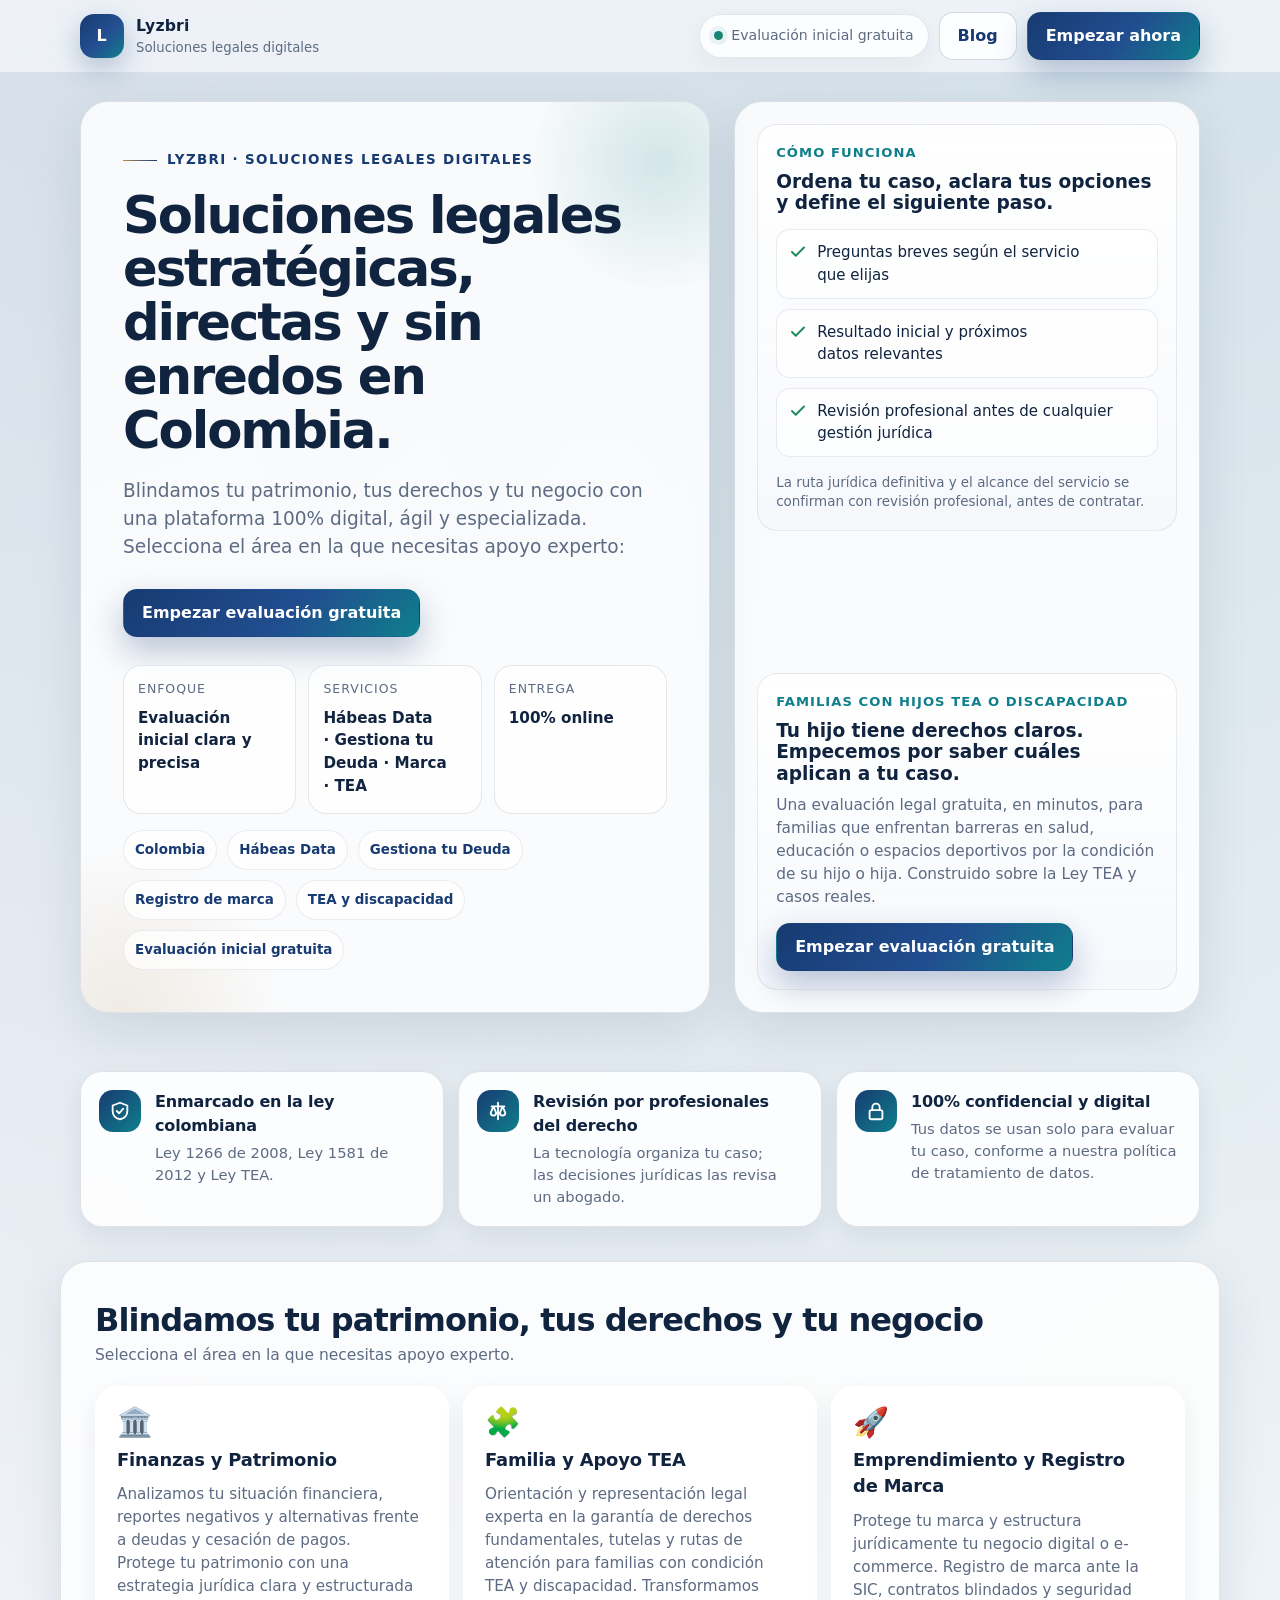
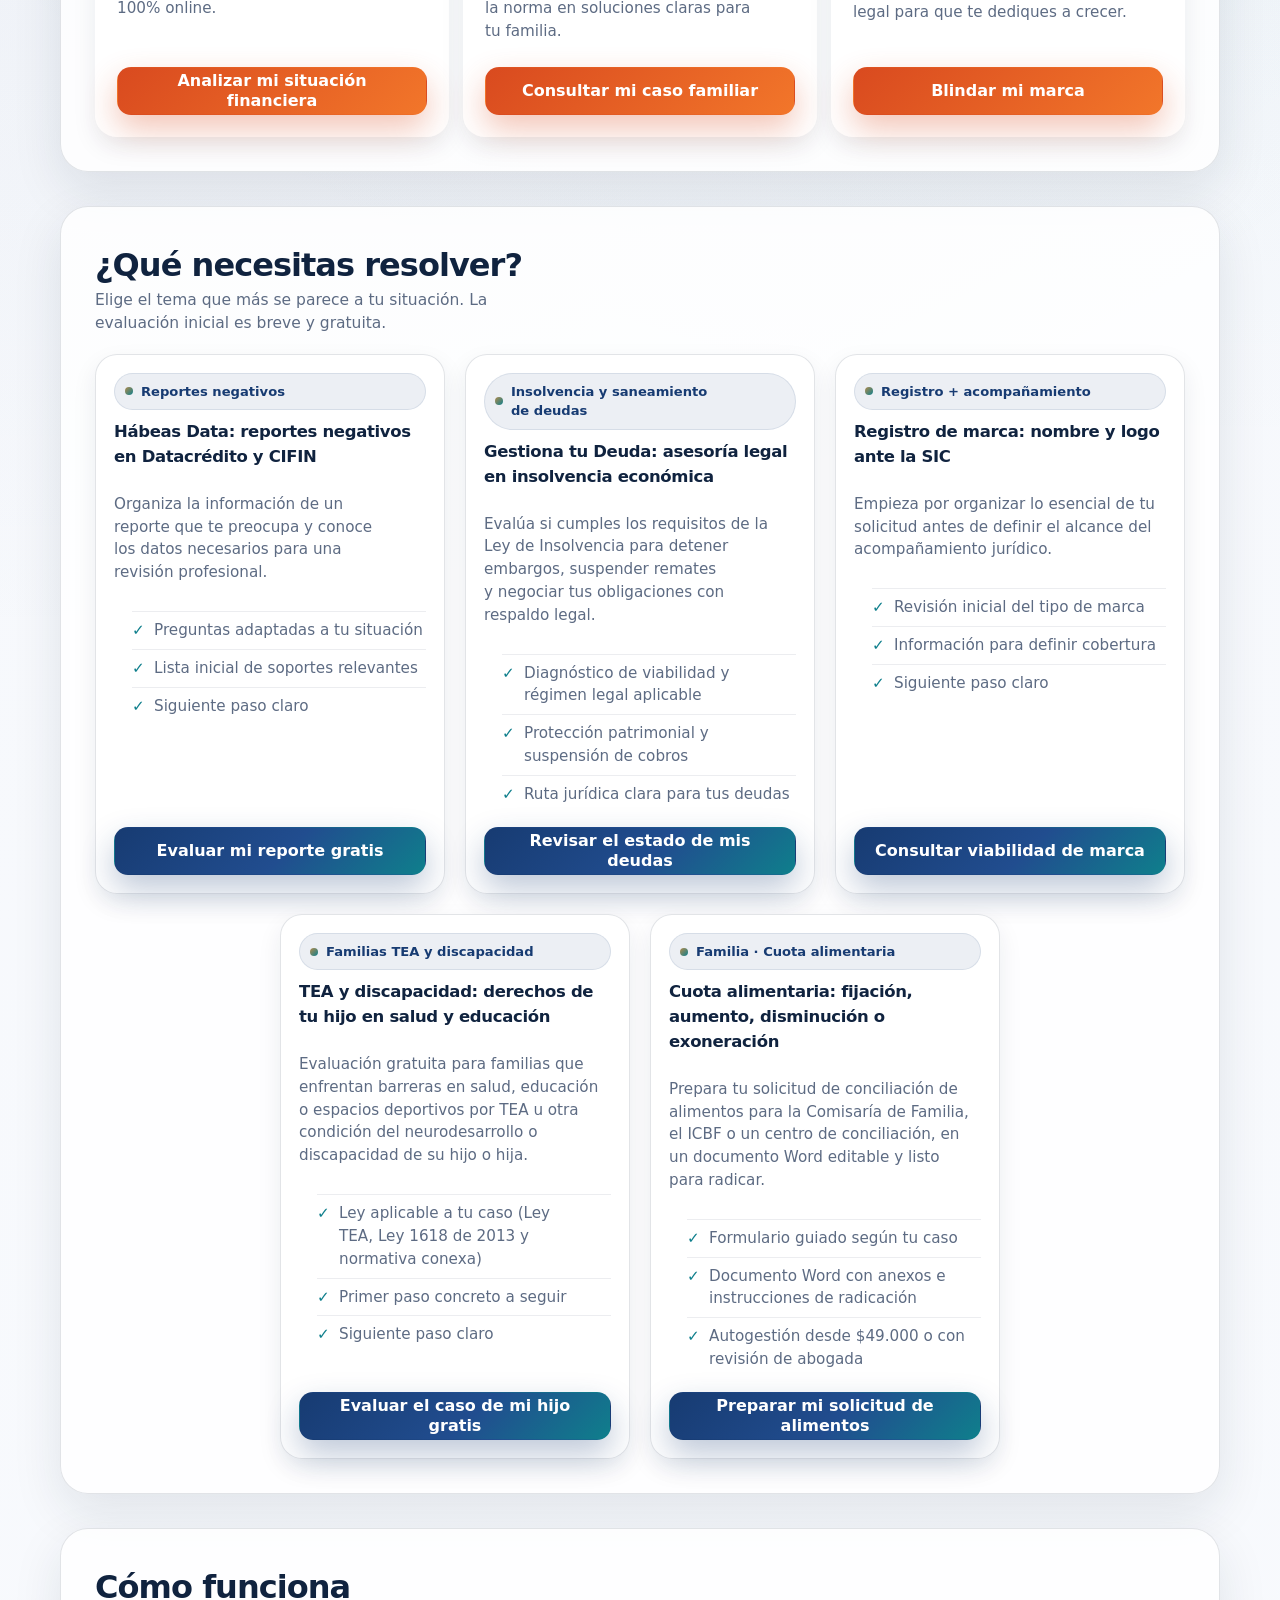
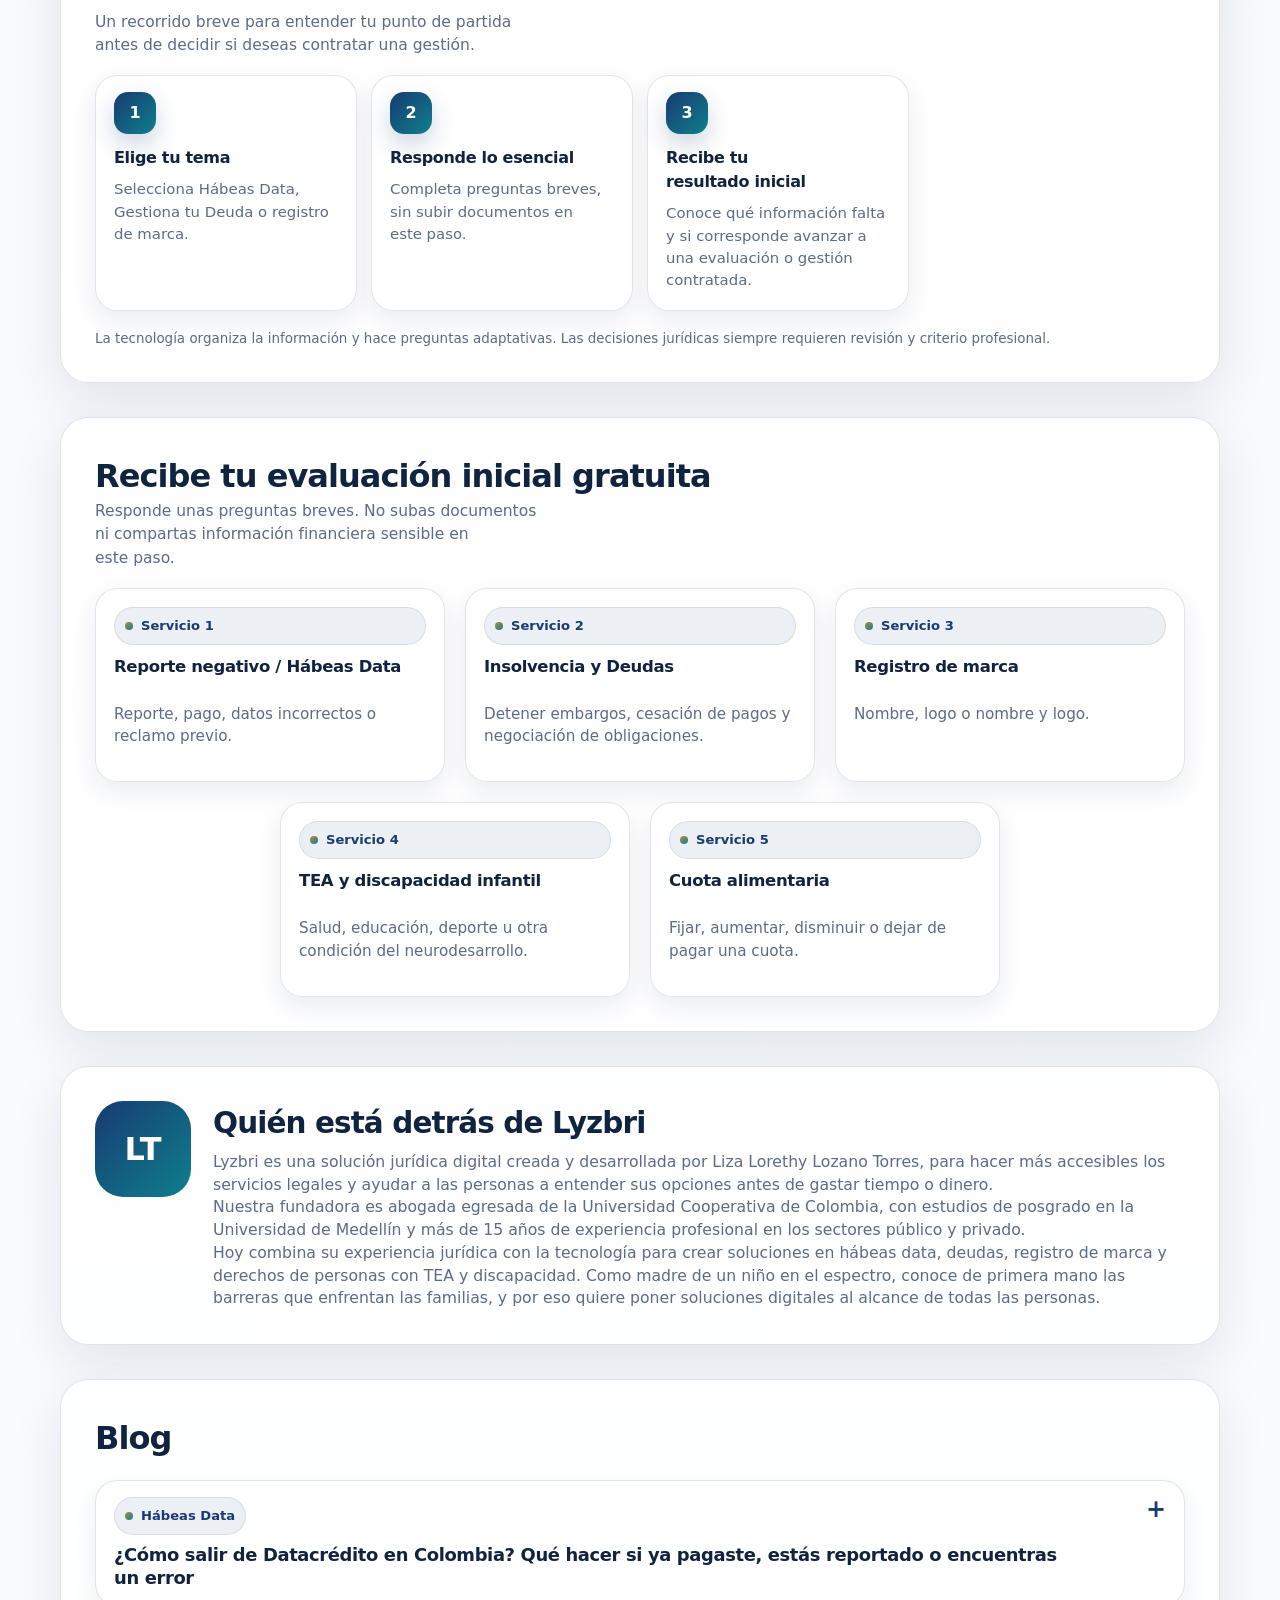
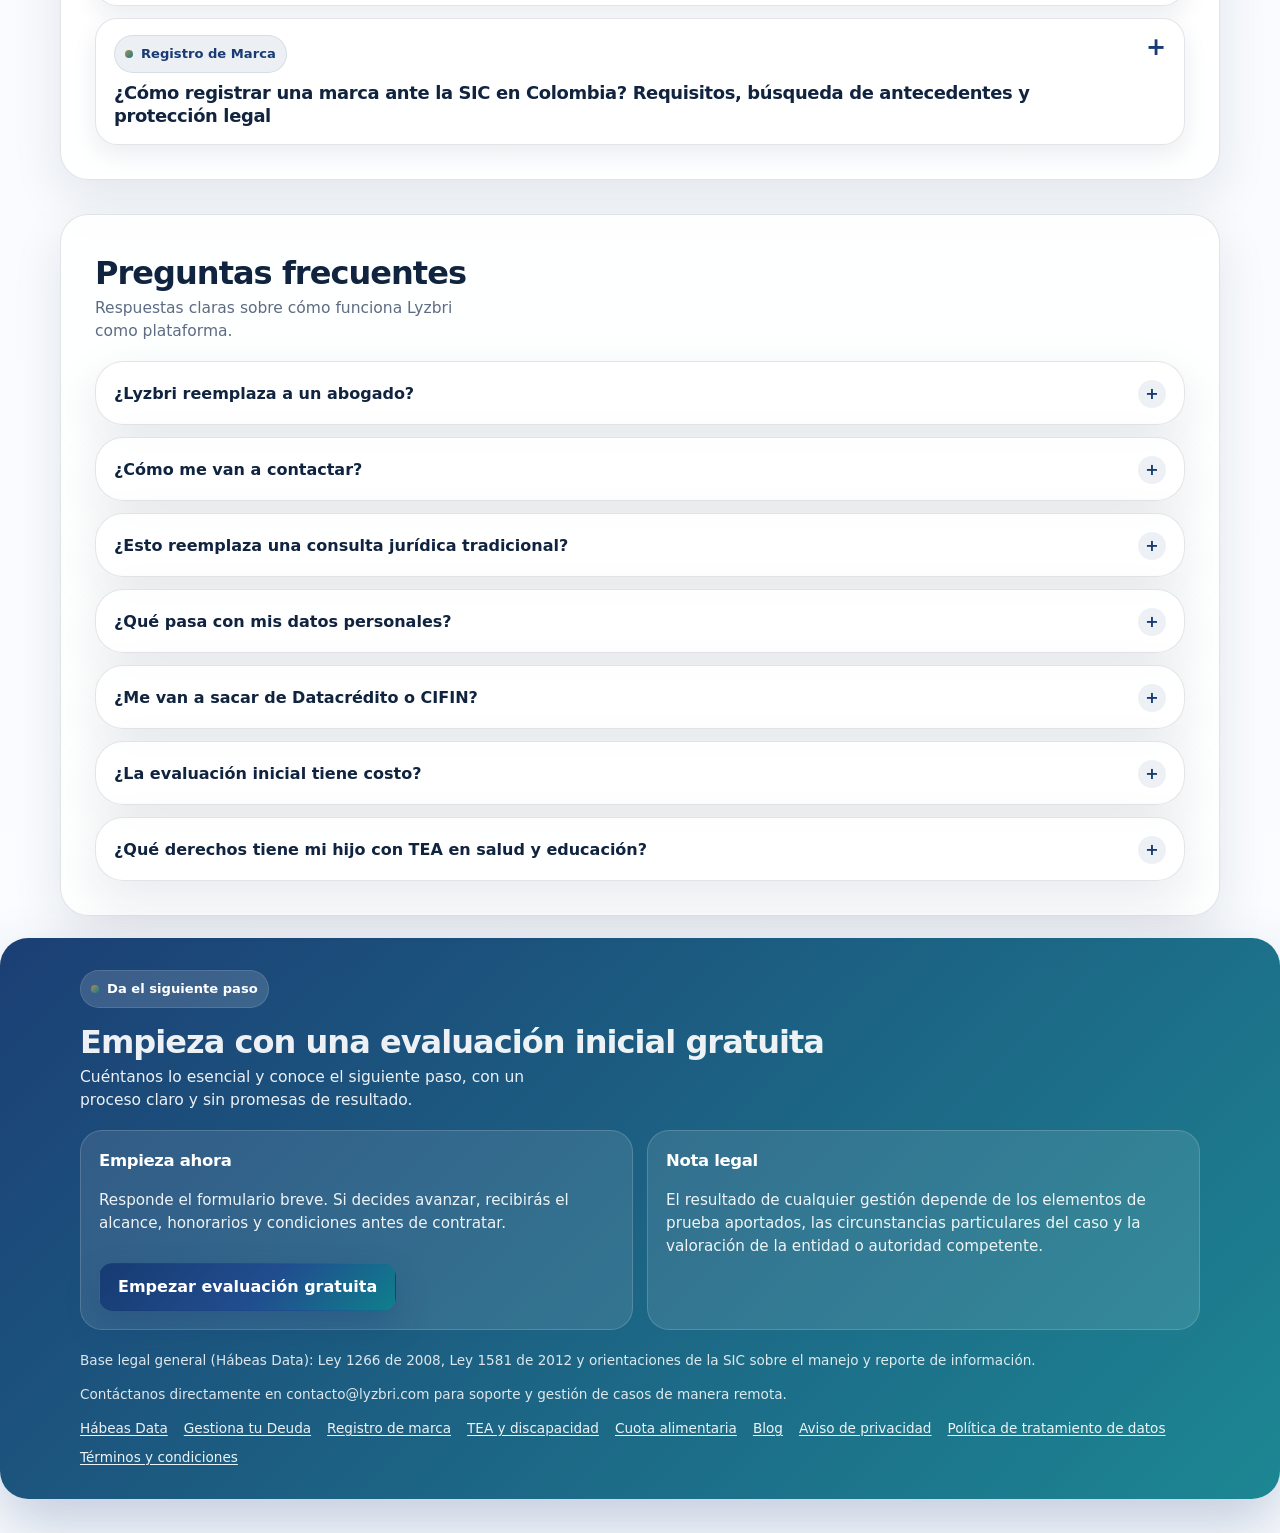
<file: despliegue-lyzbri/index.html>
<!DOCTYPE html>
<html lang="es">
<head>
  <meta charset="UTF-8" />
  <meta name="viewport" content="width=device-width, initial-scale=1.0" />
  <!-- ================================================================
       BLOQUE SEO PROTEGIDO — NO MODIFICAR NI BORRAR SIN APROBACIÓN DE LIZA
       Título, descripción, canonical, Open Graph y Twitter de la página
       principal. Cualquier cambio de la landing debe conservar este bloque
       tal cual. Versión aprobada: 2026-10-02 (copia en /backups-produccion/).
       ================================================================ -->
  <title>Lyzbri | Servicios Legales Online y Digitales en Colombia</title>
  <meta name="description" content="Servicios legales online en Colombia: hábeas data, deudas, derechos TEA y discapacidad, cuota alimentaria y registro de marca. Evaluación inicial gratis." />
  <meta name="robots" content="index, follow" />
  <link rel="canonical" href="https://lyzbri.com/" />
  <meta property="og:type" content="website" />
  <meta property="og:site_name" content="Lyzbri" />
  <meta property="og:locale" content="es_CO" />
  <meta property="og:url" content="https://lyzbri.com/" />
  <meta property="og:title" content="Lyzbri | Servicios Legales Online y Digitales en Colombia" />
  <meta property="og:description" content="Hábeas data, deudas, derechos TEA y discapacidad, cuota alimentaria y registro de marca, 100% en línea para toda Colombia. Evaluación inicial gratis." />
  <meta property="og:image" content="https://lyzbri.com/og-lyzbri.jpg" />
  <meta property="og:image:width" content="1200" />
  <meta property="og:image:height" content="630" />
  <meta property="og:image:alt" content="Lyzbri: servicios legales online en Colombia" />
  <meta name="twitter:card" content="summary_large_image" />
  <meta name="twitter:title" content="Lyzbri | Servicios Legales Online y Digitales en Colombia" />
  <meta name="twitter:description" content="Hábeas data, deudas, derechos TEA y discapacidad, cuota alimentaria y registro de marca, 100% en línea. Evaluación inicial gratis." />
  <meta name="twitter:image" content="https://lyzbri.com/og-lyzbri.jpg" />
  <!-- ============ FIN DEL BLOQUE SEO PROTEGIDO ============ -->
  <script type="application/ld+json">
  {"@context": "https://schema.org", "@type": "FAQPage", "mainEntity": [{"@type": "Question", "name": "¿Lyzbri reemplaza a un abogado?", "acceptedAnswer": {"@type": "Answer", "text": "No. Lyzbri es un punto de entrada jurídico estructurado. Cuando el caso lo requiere, la gestión es realizada o revisada por profesionales del derecho."}}, {"@type": "Question", "name": "¿Cómo me van a contactar?", "acceptedAnswer": {"@type": "Answer", "text": "A través del WhatsApp que nos dejes en el formulario. El contacto directo con nuestro equipo se habilita en las siguientes etapas del proceso, una vez precalificamos tu caso."}}, {"@type": "Question", "name": "¿Esto reemplaza una consulta jurídica tradicional?", "acceptedAnswer": {"@type": "Answer", "text": "No necesariamente. La evaluación inicial organiza la información; cualquier recomendación jurídica definitiva requiere revisión profesional."}}, {"@type": "Question", "name": "¿Qué pasa con mis datos personales?", "acceptedAnswer": {"@type": "Answer", "text": "Usamos tu información únicamente para evaluar tu caso, conforme a nuestra Política de Tratamiento de Datos y Aviso de Privacidad."}}, {"@type": "Question", "name": "¿Me van a sacar de Datacrédito o CIFIN?", "acceptedAnswer": {"@type": "Answer", "text": "No lo prometemos. Revisamos tu caso y te decimos si existe base jurídica para reclamar o corregir información reportada, según la Ley 1266 de 2008."}}, {"@type": "Question", "name": "¿La evaluación inicial tiene costo?", "acceptedAnswer": {"@type": "Answer", "text": "No. La evaluación inicial es gratuita. Si decides avanzar con un servicio pago, verás el alcance y el valor antes de contratar."}}, {"@type": "Question", "name": "¿Qué derechos tiene mi hijo con TEA en salud y educación?", "acceptedAnswer": {"@type": "Answer", "text": "Depende de tu caso. La evaluación gratuita identifica qué normas aplican (Ley TEA, Ley 1618 de 2013, Decreto 1421 de 2017, entre otras) y cuál es el primer paso concreto."}}]}
  </script>
  <style>
    :root {
      --bg: #f5f7fb;
      --bg-2: #eef3f9;
      --surface: rgba(255, 255, 255, 0.82);
      --surface-strong: #ffffff;
      --text: #10233f;
      --muted: #5d6b83;
      --line: rgba(16, 35, 63, 0.12);
      --accent: #173b72;
      --accent-2: #0f7f8c;
      --accent-3: #b38a4c;
      --success: #1f8a5b;
      --urgent: #d94a1f;
      --urgent-2: #f2762a;
      --shadow: 0 18px 50px rgba(16, 35, 63, 0.10);
      --shadow-soft: 0 10px 24px rgba(16, 35, 63, 0.08);
      --radius-xl: 28px;
      --radius-lg: 22px;
      --radius-md: 16px;
      --radius-sm: 12px;
      --container: 1160px;
    }

    * { box-sizing: border-box; }
    html { scroll-behavior: smooth; }
    body {
      margin: 0;
      font-family: Inter, ui-sans-serif, system-ui, -apple-system, BlinkMacSystemFont, "Segoe UI", sans-serif;
      color: var(--text);
      background:
        radial-gradient(circle at top left, rgba(23, 59, 114, 0.10), transparent 35%),
        radial-gradient(circle at top right, rgba(15, 127, 140, 0.10), transparent 32%),
        linear-gradient(180deg, var(--bg) 0%, #fafcff 100%);
      text-wrap: pretty;
      line-height: 1.5;
      -webkit-font-smoothing: antialiased;
      overflow-x: hidden;
    }

    a { color: inherit; text-decoration: none; }
    img { max-width: 100%; display: block; }
    button { font: inherit; }

    .shell {
      width: min(100%, var(--container));
      margin: 0 auto;
      padding: 0 20px;
    }

    .topbar {
      position: sticky;
      top: 0;
      z-index: 20;
      backdrop-filter: blur(18px);
      background: rgba(245, 247, 251, 0.75);
      border-bottom: 1px solid rgba(16, 35, 63, 0.08);
    }

    .topbar-inner {
      display: flex;
      align-items: center;
      justify-content: space-between;
      gap: 16px;
      min-height: 72px;
    }

    .brand {
      display: flex;
      align-items: center;
      gap: 12px;
      min-width: 0;
    }

    .brand-mark {
      width: 44px;
      height: 44px;
      border-radius: 14px;
      background:
        linear-gradient(135deg, var(--accent) 0%, #244f92 55%, var(--accent-2) 100%);
      color: white;
      display: grid;
      place-items: center;
      font-weight: 800;
      letter-spacing: 0.04em;
      box-shadow: 0 10px 28px rgba(23, 59, 114, 0.28);
      flex: none;
    }

    .brand-copy { min-width: 0; }
    .brand-name {
      font-size: 0.98rem;
      font-weight: 800;
      letter-spacing: 0.01em;
      margin: 0;
    }
    .brand-tag {
      font-size: 0.83rem;
      color: var(--muted);
      margin: 1px 0 0;
    }

    .top-actions {
      display: flex;
      align-items: center;
      gap: 10px;
      flex-wrap: wrap;
      justify-content: flex-end;
    }

    .pill {
      display: inline-flex;
      align-items: center;
      gap: 8px;
      padding: 10px 14px;
      border: 1px solid rgba(16, 35, 63, 0.10);
      background: rgba(255,255,255,0.80);
      border-radius: 999px;
      color: var(--muted);
      font-size: 0.88rem;
      box-shadow: 0 8px 24px rgba(16, 35, 63, 0.05);
    }

    .pill-dot {
      width: 9px;
      height: 9px;
      border-radius: 999px;
      background: linear-gradient(135deg, var(--accent-2), var(--success));
      box-shadow: 0 0 0 5px rgba(15, 127, 140, 0.08);
    }

    .hero {
      padding: 28px 0 24px;
    }

    .hero-grid {
      display: grid;
      grid-template-columns: 1.15fr 0.85fr;
      gap: 24px;
      align-items: stretch;
      min-height: calc(100svh - 96px);
    }

    .hero-main,
    .hero-aside,
    .card,
    .section-box,
    .faq-item {
      background: var(--surface);
      border: 1px solid var(--line);
      border-radius: var(--radius-xl);
      box-shadow: var(--shadow);
    }

    .hero-main {
      padding: clamp(24px, 4vw, 42px);
      display: flex;
      flex-direction: column;
      justify-content: space-between;
      position: relative;
      overflow: hidden;
      isolation: isolate;
    }

    .hero-main::before,
    .hero-main::after {
      content: "";
      position: absolute;
      inset: auto;
      border-radius: 999px;
      pointer-events: none;
      z-index: -1;
      filter: blur(0);
    }

    .hero-main::before {
      width: 260px;
      height: 260px;
      right: -80px;
      top: -70px;
      background: radial-gradient(circle, rgba(15, 127, 140, 0.16), transparent 70%);
    }

    .hero-main::after {
      width: 320px;
      height: 320px;
      left: -120px;
      bottom: -160px;
      background: radial-gradient(circle, rgba(179, 138, 76, 0.14), transparent 72%);
    }

    .eyebrow {
      display: inline-flex;
      align-items: center;
      gap: 10px;
      font-size: 0.84rem;
      font-weight: 700;
      letter-spacing: 0.10em;
      text-transform: uppercase;
      color: var(--accent);
      margin: 0 0 18px;
    }

    .eyebrow::before {
      content: "";
      width: 34px;
      height: 1px;
      background: linear-gradient(90deg, var(--accent-3), var(--accent));
    }

    h1 {
      margin: 0;
      font-size: clamp(2rem, 4vw, 3.5rem);
      line-height: 1.05;
      letter-spacing: -0.04em;
      max-width: 20ch;
    }

    .hero-copy {
      margin-top: 20px;
      max-width: 62ch;
      font-size: clamp(1rem, 1.45vw, 1.17rem);
      color: var(--muted);
    }

    .cta-row {
      display: flex;
      flex-wrap: wrap;
      gap: 12px;
      margin-top: 28px;
    }

    .btn {
      min-height: 48px;
      padding: 0 18px;
      border-radius: 14px;
      display: inline-flex;
      align-items: center;
      justify-content: center;
      gap: 10px;
      font-weight: 700;
      border: 1px solid transparent;
      transition: transform 180ms ease, box-shadow 180ms ease, background 180ms ease, border-color 180ms ease;
      cursor: pointer;
      user-select: none;
      white-space: nowrap;
    }
    .top-actions .btn { white-space: nowrap; }

    .btn:hover { transform: translateY(-1px); }
    .btn:active { transform: translateY(0); }
    .btn-primary {
      background: linear-gradient(135deg, var(--accent) 0%, #214d8f 55%, var(--accent-2) 100%);
      color: #fff;
      box-shadow: 0 14px 32px rgba(23, 59, 114, 0.28);
    }
    .btn-secondary {
      background: rgba(255,255,255,0.90);
      color: var(--accent);
      border-color: rgba(23, 59, 114, 0.18);
    }
    .btn-ghost {
      background: transparent;
      color: var(--accent);
      border-color: rgba(23, 59, 114, 0.14);
    }
    .btn-urgent {
      background: linear-gradient(135deg, var(--urgent) 0%, var(--urgent-2) 100%);
      color: #fff;
      box-shadow: 0 14px 32px rgba(217, 74, 31, 0.32);
    }

    .hero-meta {
      display: grid;
      grid-template-columns: repeat(3, minmax(0, 1fr));
      gap: 12px;
      margin-top: 28px;
    }

    .meta-card {
      border-radius: 18px;
      padding: 14px 14px 15px;
      background: rgba(255,255,255,0.72);
      border: 1px solid rgba(16, 35, 63, 0.10);
    }

    .meta-label {
      display: block;
      font-size: 0.78rem;
      text-transform: uppercase;
      letter-spacing: 0.08em;
      color: var(--muted);
      margin-bottom: 8px;
    }

    .meta-value {
      font-size: 0.95rem;
      font-weight: 700;
      color: var(--text);
    }

    .hero-aside {
      padding: 22px;
      display: flex;
      flex-direction: column;
      gap: 14px;
      justify-content: space-between;
    }

    .aside-panel {
      padding: 18px;
      border-radius: 20px;
      background: linear-gradient(180deg, rgba(255,255,255,0.95), rgba(245, 248, 252, 0.90));
      border: 1px solid rgba(16, 35, 63, 0.09);
    }

    .aside-kicker {
      font-size: 0.82rem;
      font-weight: 800;
      letter-spacing: 0.08em;
      text-transform: uppercase;
      color: var(--accent-2);
      margin: 0 0 8px;
    }

    .aside-title {
      margin: 0;
      font-size: 1.16rem;
      line-height: 1.15;
    }

    .aside-text {
      margin: 10px 0 0;
      color: var(--muted);
      font-size: 0.96rem;
    }

    .checklist {
      display: grid;
      gap: 10px;
      margin-top: 16px;
    }

    .check {
      display: flex;
      gap: 10px;
      align-items: flex-start;
      padding: 11px 12px;
      border-radius: 14px;
      background: rgba(255,255,255,0.74);
      border: 1px solid rgba(16, 35, 63, 0.09);
      color: var(--text);
      font-size: 0.94rem;
    }

    .check svg {
      width: 18px;
      height: 18px;
      color: var(--success);
      flex: none;
      margin-top: 2px;
    }

    .note {
      font-size: 0.84rem;
      color: var(--muted);
      line-height: 1.45;
      margin: 0;
    }

    section {
      padding: 16px 0 0;
    }

    .section-box {
      padding: clamp(22px, 3vw, 34px);
      margin-top: 18px;
    }

    .section-head {
      display: flex;
      justify-content: space-between;
      align-items: end;
      gap: 16px;
      margin-bottom: 18px;
    }

    .section-head h2 {
      margin: 0;
      font-size: clamp(1.55rem, 2.5vw, 2.2rem);
      letter-spacing: -0.03em;
    }

    .section-head p {
      margin: 0;
      color: var(--muted);
      max-width: 46ch;
      font-size: 0.97rem;
    }

    .grid-2 {
      display: grid;
      grid-template-columns: repeat(2, minmax(0, 1fr));
      gap: 14px;
    }

    .grid-3 {
      display: grid;
      grid-template-columns: repeat(3, minmax(0, 1fr));
      gap: 14px;
    }

    .grid-4 {
      display: grid;
      grid-template-columns: repeat(4, minmax(0, 1fr));
      gap: 14px;
    }

    .grid-3 {
      display: grid;
      grid-template-columns: repeat(3, minmax(0, 1fr));
      gap: 14px;
    }
    .pillar-card {
      padding: 22px;
      border-radius: var(--radius-lg);
      background: rgba(255,255,255,0.92);
      box-shadow: var(--shadow-soft);
      display: flex;
      flex-direction: column;
      gap: 10px;
    }
    .pillar-icon { font-size: 1.8rem; line-height: 1; }
    .pillar-card h3 { margin: 0; font-size: 1.12rem; letter-spacing: -0.01em; }
    .pillar-card p { color: var(--muted); font-size: 0.95rem; margin: 0; flex: 1; }
    @media (max-width: 900px) { .grid-3 { grid-template-columns: 1fr; } }

    .card {
      padding: 18px;
      border-radius: var(--radius-lg);
      background: rgba(255,255,255,0.88);
      box-shadow: var(--shadow-soft);
    }

    .card h3 a { color: inherit; }
    .card h3 a:hover { text-decoration: underline; }
    .card h3 {
      margin: 0 0 8px;
      font-size: 1.03rem;
      letter-spacing: -0.02em;
    }

    .card p, .card li {
      color: var(--muted);
      font-size: 0.95rem;
    }

    .card ul {
      margin: 12px 0 0;
      padding-left: 18px;
    }

    .tag {
      display: inline-flex;
      align-items: center;
      gap: 8px;
      font-size: 0.82rem;
      font-weight: 700;
      color: var(--accent);
      background: rgba(23, 59, 114, 0.08);
      border: 1px solid rgba(23, 59, 114, 0.10);
      padding: 8px 10px;
      border-radius: 999px;
      margin-bottom: 10px;
    }

    .tag::before {
      content: "";
      width: 8px;
      height: 8px;
      border-radius: 999px;
      background: linear-gradient(135deg, var(--accent-3), var(--accent-2));
    }

    .steps {
      display: grid;
      grid-template-columns: repeat(4, minmax(0, 1fr));
      gap: 14px;
    }

    .step {
      position: relative;
      padding-top: 16px;
    }

    .step-num {
      width: 42px;
      height: 42px;
      border-radius: 14px;
      display: grid;
      place-items: center;
      font-weight: 800;
      color: white;
      background: linear-gradient(135deg, var(--accent), var(--accent-2));
      box-shadow: 0 10px 24px rgba(23, 59, 114, 0.22);
      margin-bottom: 12px;
    }

    .step h3 { margin: 0 0 8px; font-size: 1rem; }
    .step p { margin: 0; color: var(--muted); font-size: 0.93rem; }

    .pricing {
      display: grid;
      grid-template-columns: 1fr 1fr 1fr;
      gap: 14px;
    }

    .price-card {
      position: relative;
      overflow: hidden;
      background: rgba(255,255,255,0.9);
    }

    .price-card.featured {
      border-color: rgba(23, 59, 114, 0.22);
      box-shadow: 0 24px 58px rgba(23, 59, 114, 0.12);
    }

    .price-label {
      display: inline-flex;
      padding: 7px 10px;
      border-radius: 999px;
      background: rgba(15, 127, 140, 0.08);
      color: var(--accent-2);
      font-size: 0.78rem;
      font-weight: 800;
      letter-spacing: 0.08em;
      text-transform: uppercase;
      margin-bottom: 14px;
    }

    .price {
      margin: 8px 0 10px;
      font-size: clamp(2rem, 3vw, 2.7rem);
      font-weight: 900;
      letter-spacing: -0.05em;
    }

    .price small {
      font-size: 0.95rem;
      font-weight: 700;
      color: var(--muted);
      letter-spacing: normal;
    }

    .price-list {
      margin: 0;
      padding-left: 18px;
    }

    .price-list li + li { margin-top: 8px; }

    .faq {
      display: grid;
      gap: 12px;
    }

    .faq-item {
      padding: 18px 18px 16px;
      background: rgba(255,255,255,0.88);
    }

    .faq-item summary {
      list-style: none;
      cursor: pointer;
      display: flex;
      align-items: center;
      justify-content: space-between;
      gap: 20px;
      font-weight: 750;
    }

    .faq-item summary::-webkit-details-marker { display: none; }
    .faq-item summary::after {
      content: "+";
      width: 28px;
      height: 28px;
      display: grid;
      place-items: center;
      border-radius: 999px;
      background: rgba(23, 59, 114, 0.08);
      color: var(--accent);
      flex: none;
      transition: transform 180ms ease;
    }

    .faq-item[open] summary::after { content: "–"; }
    .faq-item p {
      margin: 12px 0 0;
      color: var(--muted);
      max-width: 70ch;
    }

    .footer-cta {
      margin: 22px 0 34px;
      padding: clamp(22px, 3.5vw, 32px);
      border-radius: 28px;
      background: linear-gradient(135deg, rgba(23, 59, 114, 0.98), rgba(15, 127, 140, 0.94));
      color: white;
      box-shadow: 0 26px 60px rgba(23, 59, 114, 0.24);
    }

    .footer-cta .section-head h2,
    .footer-cta .section-head p,
    .footer-cta .note,
    .footer-cta .card p,
    .footer-cta .card li { color: rgba(255,255,255,0.92); }

    .footer-cta .card,
    .footer-cta .section-box,
    .footer-cta .faq-item {
      background: rgba(255,255,255,0.10);
      border-color: rgba(255,255,255,0.16);
      box-shadow: none;
    }

    .footer-cta .tag {
      color: #fff;
      background: rgba(255,255,255,0.14);
      border-color: rgba(255,255,255,0.12);
    }

    .footer-cta .btn-secondary {
      background: rgba(255,255,255,0.96);
      color: var(--accent);
    }

    .footer-legal {
      margin-top: 20px;
      font-size: 0.85rem;
      color: rgba(255,255,255,0.85);
    }

    .links-row {
      display: flex;
      flex-wrap: wrap;
      gap: 8px 16px;
      margin-top: 14px;
      font-size: 0.85rem;
    }

    .links-row a {
      text-decoration: underline;
      text-underline-offset: 2px;
    }

    .footer-cta .links-row a { color: rgba(255,255,255,0.92); }

    .mobile-cta {
      display: none;
      position: fixed;
      left: 0;
      right: 0;
      bottom: 0;
      z-index: 30;
      padding: 12px 14px calc(12px + env(safe-area-inset-bottom));
      background: rgba(245, 247, 251, 0.94);
      border-top: 1px solid rgba(16, 35, 63, 0.08);
      backdrop-filter: blur(16px);
      gap: 10px;
    }

    .mobile-cta .btn {
      flex: 1;
      min-height: 48px;
    }

    .sr-only {
      position: absolute;
      width: 1px;
      height: 1px;
      padding: 0;
      margin: -1px;
      overflow: hidden;
      clip: rect(0, 0, 0, 0);
      white-space: nowrap;
      border: 0;
    }

    .fine-print {
      color: var(--muted);
      font-size: 0.86rem;
      margin-top: 10px;
    }

    .chips {
      display: flex;
      flex-wrap: wrap;
      gap: 10px;
      margin-top: 16px;
    }

    .chip {
      padding: 9px 11px;
      border-radius: 999px;
      background: rgba(255,255,255,0.74);
      border: 1px solid rgba(16, 35, 63, 0.08);
      color: var(--accent);
      font-size: 0.84rem;
      font-weight: 700;
    }

    /* --- V2: selector de servicios y formulario --- */

    .selector-card {
      display: flex;
      flex-direction: column;
      cursor: pointer;
      transition: transform 180ms ease, box-shadow 180ms ease, border-color 180ms ease, background 180ms ease;
      text-align: left;
      width: 100%;
      border: 1px solid var(--line);
    }

    .selector-card:hover { transform: translateY(-2px); }

    .selector-card.is-selected {
      border-color: var(--accent-2);
      background: rgba(15, 127, 140, 0.08);
      box-shadow: 0 18px 40px rgba(15, 127, 140, 0.16);
    }

    .selector-card .btn { margin-top: 14px; align-self: flex-start; }

    .service-includes {
      list-style: none;
      padding: 0;
      margin: 16px 0 0;
      color: var(--muted);
      font-size: 0.93rem;
    }

    .service-includes li {
      padding: 7px 0 7px 22px;
      position: relative;
      border-top: 1px solid rgba(16, 35, 63, 0.08);
    }

    .service-includes li::before {
      content: "✓";
      color: var(--accent-2);
      font-weight: 800;
      position: absolute;
      left: 0;
    }

    /* La información extensa se trasladará a páginas individuales por servicio.
       Se conserva temporalmente en el archivo para no reconstruir la landing desde cero. */
    /* ---------- GUÍAS (BLOG) ---------- */
    .guias { display:flex; flex-direction:column; gap:12px; }
    .guia { background:rgba(255,255,255,0.9); border:1px solid var(--line); border-radius:var(--radius-lg); box-shadow:var(--shadow-soft); }
    .guia summary { list-style:none; cursor:pointer; padding:16px 18px; display:flex; flex-direction:column; align-items:flex-start; gap:8px; position:relative; padding-right:48px; }
    .guia summary::-webkit-details-marker { display:none; }
    .guia summary::after { content:"+"; position:absolute; right:18px; top:16px; font-size:1.5rem; line-height:1; color:var(--accent); font-weight:700; }
    .guia[open] summary::after { content:"−"; }
    .guia summary .tag { margin:0; }
    .guia summary h3 { margin:0; font-size:1.12rem; letter-spacing:-0.02em; line-height:1.3; }
    .guia-cuerpo { padding:0 18px 20px; }
    .guia-cuerpo h4 { margin:22px 0 6px; font-size:1.08rem; letter-spacing:-0.01em; }
    .guia-cuerpo p, .guia-cuerpo li { color:var(--text); line-height:1.65; font-size:1rem; }
    .guia-cuerpo ul, .guia-cuerpo ol { padding-left:22px; margin:6px 0 0; }
    .guia-cuerpo .btn { margin-top:16px; }
    .blog-resp { background:rgba(15,127,140,0.08); border:1px solid rgba(15,127,140,0.22); border-radius:var(--radius-md); padding:14px 16px; margin:4px 0 6px; }
    .blog-resp strong { display:block; margin-bottom:6px; color:var(--accent-2); font-size:0.8rem; letter-spacing:.05em; text-transform:uppercase; }
    .blog-resp p { margin:0; }
    .legacy-service-detail { display: none; }
    .precios-grid { display:grid; grid-template-columns:repeat(2,minmax(0,1fr)); gap:14px; }
    .precios-grid .card h3 { margin:0 0 10px; }
    .precio-linea { display:flex; justify-content:space-between; gap:10px; padding:9px 0; border-top:1px solid rgba(23,59,114,0.10); font-size:0.95rem; }
    .precio-linea span:last-child { font-weight:800; white-space:nowrap; }
    .precio-linea small { display:block; font-weight:500; opacity:.75; }
    #aviso-pago { display:none; margin:18px auto 0; }
    @media (max-width: 720px) { .precios-grid { grid-template-columns:minmax(0,1fr); } }


    .form-grid {
      display: grid;
      grid-template-columns: repeat(2, minmax(0, 1fr));
      gap: 14px;
      margin-top: 6px;
    }

    .form-grid.full { grid-template-columns: 1fr; }

    .field {
      display: flex;
      flex-direction: column;
      gap: 6px;
    }

    .field label {
      font-size: 0.86rem;
      font-weight: 700;
      color: var(--text);
    }

    .field input,
    .field select,
    .field textarea {
      font: inherit;
      padding: 12px 14px;
      border-radius: 12px;
      border: 1px solid rgba(16, 35, 63, 0.18);
      background: rgba(255,255,255,0.92);
      color: var(--text);
    }

    .field textarea { resize: vertical; min-height: 88px; }

    .conditional-block {
      margin-top: 4px;
      padding-top: 4px;
    }

    /* ---------- Wizard: una pregunta por pantalla ---------- */
    .wizard-head {
      display: flex;
      align-items: center;
      justify-content: space-between;
      margin-bottom: 18px;
    }
    .btn-back {
      background: none;
      border: none;
      color: var(--muted);
      font: inherit;
      font-size: 0.9rem;
      cursor: pointer;
      padding: 6px 0;
    }
    .btn-back:hover { color: var(--accent); }

    .wizard-question {
      font-size: clamp(1.1rem, 2.2vw, 1.35rem);
      font-weight: 800;
      letter-spacing: -0.01em;
      margin: 0 0 18px;
    }

    .choice-grid {
      display: grid;
      grid-template-columns: 1fr;
      gap: 10px;
    }
    @media (min-width: 640px) {
      .choice-grid.two-col { grid-template-columns: 1fr 1fr; }
    }

    .choice-btn {
      text-align: left;
      padding: 18px 18px;
      min-height: 56px;
      border-radius: var(--radius-md);
      border: 1.5px solid var(--line);
      background: rgba(255,255,255,0.9);
      color: var(--text);
      font: inherit;
      font-size: 1rem;
      font-weight: 600;
      cursor: pointer;
      transition: border-color 150ms ease, background 150ms ease, transform 150ms ease;
    }
    .choice-btn:hover { border-color: var(--accent-2); transform: translateY(-1px); }
    .choice-btn.is-selected {
      border-color: var(--accent-2);
      background: rgba(15, 127, 140, 0.10);
    }

    .wizard-actions {
      margin-top: 22px;
      display: flex;
      flex-wrap: wrap;
      gap: 12px;
      align-items: center;
    }

    .consent-row {
      display: flex;
      gap: 10px;
      align-items: flex-start;
      margin-top: 18px;
      font-size: 0.86rem;
      color: var(--muted);
    }

    .consent-row input { margin-top: 3px; flex: none; }

    .form-actions {
      margin-top: 22px;
      display: flex;
      flex-wrap: wrap;
      align-items: center;
      gap: 14px;
    }

    .lawyer-box { display: grid; grid-template-columns: 96px 1fr; gap: 22px; align-items: start; }
    .lawyer-avatar { width: 96px; height: 96px; border-radius: 28px; display: grid; place-items: center; font-size: 2rem; font-weight: 800; color: #fff; background: linear-gradient(135deg, var(--accent), var(--accent-2)); }
    .lawyer-box h3 { margin: 0 0 4px; font-size: 1.3rem; }
    .lawyer-role { color: var(--accent-2); font-weight: 700; font-size: 0.92rem; margin: 0 0 10px; }
    @media (max-width: 700px) { .lawyer-box { grid-template-columns: 1fr; } }
    .trust { margin-top: 18px; }
    .trust-grid { display: grid; grid-template-columns: repeat(3, minmax(0, 1fr)); gap: 14px; }
    .trust-item { display: flex; gap: 14px; align-items: flex-start; padding: 18px; border-radius: var(--radius-lg); background: rgba(255,255,255,0.88); border: 1px solid var(--line); box-shadow: var(--shadow-soft); }
    .trust-icon { flex: none; width: 42px; height: 42px; border-radius: 14px; display: grid; place-items: center; color: #fff; background: linear-gradient(135deg, var(--accent), var(--accent-2)); }
    .trust-icon svg { width: 22px; height: 22px; }
    .trust-item h3 { margin: 0 0 4px; font-size: 1rem; letter-spacing: -0.01em; }
    .trust-item p { margin: 0; color: var(--muted); font-size: 0.92rem; }
    h1 { max-width: none; }

    @media (max-width: 1024px) {
      .trust-grid { grid-template-columns: 1fr; }
      .hero-grid,
      .steps,
      .pricing,
      .grid-3,
      .grid-4 { grid-template-columns: 1fr; }
      .grid-2 { grid-template-columns: 1fr; }
      .hero-grid { min-height: auto; }
      .hero-main { min-height: auto; }
      .hero-meta { grid-template-columns: 1fr; }
      .section-head { flex-direction: column; align-items: flex-start; }
      .top-actions .pill { display: none; }
    }

    @media (max-width: 700px) {
      .topbar-inner { min-height: 64px; }
      .brand-mark { width: 40px; height: 40px; border-radius: 12px; }
      .hero { padding-top: 20px; }
      h1 { font-size: clamp(1.75rem, 7.4vw, 2.2rem); line-height: 1.08; letter-spacing: -0.03em; }
      .hero-main { padding: 20px 18px; }
      .eyebrow { margin-bottom: 10px; }
      .hero-copy { margin-top: 12px; font-size: 0.98rem; }
      .cta-row { flex-direction: column; margin-top: 18px; }
      .btn { width: 100%; }
      .aside-panel { padding: 16px; }
      .section-box { padding: 20px 18px; }
      .mobile-cta { display: flex; }
      body { padding-bottom: 86px; }
      .form-grid { grid-template-columns: 1fr; }
    }

    @media (prefers-reduced-motion: reduce) {
      html { scroll-behavior: auto; }
      *, *::before, *::after {
        animation-duration: 0.001ms !important;
        animation-iteration-count: 1 !important;
        transition-duration: 0.001ms !important;
        scroll-behavior: auto !important;
      }
    }
    @media (max-width: 700px) { .top-actions { flex-wrap:nowrap; gap:8px; } .top-actions .btn { width:auto; min-height:42px; padding:0 14px; } .brand-tag { display:none; } }

    
    /* ========================================================
       AJUSTES RESPONSIVOS EXCLUSIVOS PARA ESCRITORIO Y TABLETA
       (Móvil / Celular <= 700px permanece 100% intacto con su estilo original)
       ======================================================== */

    /* --- ESCRITORIO (>= 1025px): Cuadrícula simétrica 3 + 2 centrada y tarjetas holgadas --- */
    @media (min-width: 1025px) {
      #servicios .grid-4,
      #service-picker.grid-4 {
        display: grid;
        grid-template-columns: repeat(6, minmax(0, 1fr));
        gap: 20px;
        align-items: stretch;
      }
      #servicios .grid-4 > :nth-child(1),
      #service-picker.grid-4 > :nth-child(1) { grid-column: 1 / span 2; }
      #servicios .grid-4 > :nth-child(2),
      #service-picker.grid-4 > :nth-child(2) { grid-column: 3 / span 2; }
      #servicios .grid-4 > :nth-child(3),
      #service-picker.grid-4 > :nth-child(3) { grid-column: 5 / span 2; }
      #servicios .grid-4 > :nth-child(4),
      #service-picker.grid-4 > :nth-child(4) { grid-column: 2 / span 2; }
      #servicios .grid-4 > :nth-child(5),
      #service-picker.grid-4 > :nth-child(5) { grid-column: 4 / span 2; }

      /* Tarjetas en escritorio: Flexbox para igualar alturas y alinear botones */
      #servicios .card,
      #service-picker .card,
      .pillar-card {
        display: flex;
        flex-direction: column;
        height: 100%;
        box-sizing: border-box;
        overflow-wrap: break-word;
        word-break: break-word;
      }
      #servicios .card .service-includes,
      .pillar-card p {
        flex: 1 1 auto;
      }
      #servicios .card .cta-row,
      .pillar-card .cta-row {
        margin-top: auto;
        width: 100%;
        padding-top: 14px;
      }
      #servicios .card .cta-row .btn,
      .pillar-card .cta-row .btn {
        width: 100%;
        white-space: normal;
        text-align: center;
        line-height: 1.25;
        box-sizing: border-box;
      }
    }

    /* --- TABLETA (701px a 1024px): 2 columnas proporcionadas con 5ta tarjeta centrada --- */
    @media (min-width: 701px) and (max-width: 1024px) {
      #servicios .grid-4,
      #service-picker.grid-4 {
        display: grid;
        grid-template-columns: repeat(2, minmax(0, 1fr));
        gap: 16px;
        align-items: stretch;
      }
      #servicios .grid-4 > :nth-child(5),
      #service-picker.grid-4 > :nth-child(5) {
        grid-column: 1 / -1;
        max-width: 520px;
        justify-self: center;
        width: 100%;
      }
      #servicios .card,
      #service-picker .card,
      .pillar-card {
        display: flex;
        flex-direction: column;
        height: 100%;
      }
      #servicios .card .service-includes,
      .pillar-card p {
        flex: 1 1 auto;
      }
      #servicios .card .cta-row,
      .pillar-card .cta-row {
        margin-top: auto;
        width: 100%;
      }
      #servicios .card .cta-row .btn,
      .pillar-card .cta-row .btn {
        width: 100%;
        white-space: normal;
        text-align: center;
        line-height: 1.25;
      }
    }

    .legal{display:none;padding:28px 0}
    .legal:target{display:block}
    .legal .section-box{max-width:820px}
    .legal h2{margin-bottom:6px}
    .legal h3{margin:22px 0 6px;font-size:1.05rem}
    .legal p,.legal li{color:var(--text);line-height:1.65}
    .legal ul{padding-left:20px;margin:6px 0}
    .legal .legal-fecha{color:var(--muted);font-size:.9rem}
    .legal .legal-volver{display:inline-block;margin-top:18px;font-weight:600}
  </style>
  <script type="application/ld+json">
{
  "@context": "https://schema.org",
  "@type": "LegalService",
  "name": "Lyzbri",
  "url": "https://lyzbri.com/",
  "image": "https://lyzbri.com/og-lyzbri.jpg",
  "description": "Servicios legales online en Colombia: hábeas data, deudas, derechos TEA y discapacidad, cuota alimentaria y registro de marca, 100% digital.",
  "areaServed": { "@type": "Country", "name": "Colombia" },
  "availableLanguage": "es",
  "serviceType": ["Hábeas data y reportes en centrales de riesgo", "Negociación de deudas", "Derechos de personas con TEA y discapacidad", "Cuota alimentaria", "Registro de marca"],
  "email": "contacto@lyzbri.com"
}
</script>
  <!-- Estilos Agente Inteligente Bry (Protocolo 3 / U3) -->
  <link rel="stylesheet" href="agente-bry.css">
</head>
<body>
  <div class="topbar">
    <div class="shell topbar-inner">
      <div class="brand" aria-label="Lyzbri, soluciones legales digitales">
        <div class="brand-mark">L</div>
        <div class="brand-copy">
          <p class="brand-name">Lyzbri</p>
          <p class="brand-tag">Soluciones legales digitales</p>
        </div>
      </div>

      <div class="top-actions">
        <span class="pill"><span class="pill-dot"></span> Evaluación inicial gratuita</span>
        <a class="btn btn-secondary" href="#blog">Blog</a>
        <a class="btn btn-primary" href="#contacto">Empezar ahora</a>
      </div>
    </div>
  </div>

  <main>
    <div class="shell">
      <article id="aviso-pago" class="card"><h3>Gracias por continuar</h3><p>Cuando Bold confirme tu pago, revisaremos tu caso y te escribiremos al WhatsApp que dejaste en el formulario.</p></article>
      <article id="formulario-detallado-container" class="card" style="display:none;"></article>
    </div>
    <section class="hero">
      <div class="shell hero-grid">
        <article class="hero-main">
          <div>
            <p class="eyebrow" id="hero-eyebrow">Lyzbri · Soluciones legales digitales</p>
            <h1 id="hero-h1">Soluciones legales estratégicas, directas y sin enredos en Colombia.</h1>
            <p class="hero-copy" id="hero-copy">
              Blindamos tu patrimonio, tus derechos y tu negocio con una plataforma 100% digital, ágil y especializada. Selecciona el área en la que necesitas apoyo experto:
            </p>

            <div class="cta-row">
              <a class="btn btn-primary" id="hero-cta" href="#contacto">Empezar evaluación gratuita</a>
            </div>

            <div class="hero-meta" aria-label="puntos clave de Lyzbri">
              <div class="meta-card">
                <span class="meta-label">Enfoque</span>
                <div class="meta-value">Evaluación inicial clara y precisa</div>
              </div>
              <div class="meta-card">
                <span class="meta-label">Servicios</span>
                <div class="meta-value">Hábeas Data · Gestiona tu Deuda · Marca · TEA</div>
              </div>
              <div class="meta-card">
                <span class="meta-label">Entrega</span>
                <div class="meta-value">100% online</div>
              </div>
            </div>
          </div>

          <div class="chips" aria-label="características de Lyzbri">
            <span class="chip">Colombia</span>
            <span class="chip">Hábeas Data</span>
            <span class="chip">Gestiona tu Deuda</span>
            <span class="chip">Registro de marca</span>
            <span class="chip">TEA y discapacidad</span>
            <span class="chip">Evaluación inicial gratuita</span>
          </div>
        </article>

        <aside class="hero-aside">
          <div class="aside-panel">
            <p class="aside-kicker">Cómo funciona</p>
            <h2 class="aside-title">Ordena tu caso, aclara tus opciones y define el siguiente paso.</h2>

            <div class="checklist">
              <div class="check">
                <svg viewBox="0 0 24 24" fill="none" aria-hidden="true"><path d="M20 6L9 17l-5-5" stroke="currentColor" stroke-width="2.6" stroke-linecap="round" stroke-linejoin="round"/></svg>
                <span>Preguntas breves según el servicio que elijas</span>
              </div>
              <div class="check">
                <svg viewBox="0 0 24 24" fill="none" aria-hidden="true"><path d="M20 6L9 17l-5-5" stroke="currentColor" stroke-width="2.6" stroke-linecap="round" stroke-linejoin="round"/></svg>
                <span>Resultado inicial y próximos datos relevantes</span>
              </div>
              <div class="check">
                <svg viewBox="0 0 24 24" fill="none" aria-hidden="true"><path d="M20 6L9 17l-5-5" stroke="currentColor" stroke-width="2.6" stroke-linecap="round" stroke-linejoin="round"/></svg>
                <span>Revisión profesional antes de cualquier gestión jurídica</span>
              </div>
            </div>

            <p class="note" style="margin-top: 16px;">
              La ruta jurídica definitiva y el alcance del servicio se confirman con revisión profesional, antes de contratar.
            </p>
          </div>

          <div class="aside-panel">
            <p class="aside-kicker">Familias con hijos TEA o discapacidad</p>
            <h2 class="aside-title">Tu hijo tiene derechos claros. Empecemos por saber cuáles aplican a tu caso.</h2>
            <p class="aside-text">
              Una evaluación legal gratuita, en minutos, para familias que enfrentan barreras en salud, educación o espacios deportivos por la condición de su hijo o hija. Construido sobre la Ley TEA y casos reales.
            </p>
            <div class="cta-row" style="margin-top: 14px;">
              <a class="btn btn-primary" href="#contacto" onclick="startWizard('tea')">Empezar evaluación gratuita</a>
            </div>
          </div>
        </aside>
      </div>
    </section>

    <section class="trust" aria-label="Confianza y marco legal">
      <div class="shell">
        <div class="trust-grid">
          <div class="trust-item">
            <span class="trust-icon"><svg viewBox="0 0 24 24" fill="none" aria-hidden="true"><path d="M12 3l8 3v6c0 4.5-3.2 8-8 9-4.8-1-8-4.5-8-9V6l8-3z" stroke="currentColor" stroke-width="2" stroke-linejoin="round"/><path d="M8.5 12l2.5 2.5 4.5-5" stroke="currentColor" stroke-width="2" stroke-linecap="round" stroke-linejoin="round"/></svg></span>
            <div><h3>Enmarcado en la ley colombiana</h3><p>Ley 1266 de 2008, Ley 1581 de 2012 y Ley TEA.</p></div>
          </div>
          <div class="trust-item">
            <span class="trust-icon"><svg viewBox="0 0 24 24" fill="none" aria-hidden="true"><path d="M12 3v18M5 7h14M7 7l-3 7a3 3 0 006 0L7 7zm10 0l-3 7a3 3 0 006 0l-3-7z" stroke="currentColor" stroke-width="2" stroke-linecap="round" stroke-linejoin="round"/></svg></span>
            <div><h3>Revisión por profesionales del derecho</h3><p>La tecnología organiza tu caso; las decisiones jurídicas las revisa un abogado.</p></div>
          </div>
          <div class="trust-item">
            <span class="trust-icon"><svg viewBox="0 0 24 24" fill="none" aria-hidden="true"><rect x="5" y="11" width="14" height="10" rx="2" stroke="currentColor" stroke-width="2"/><path d="M8 11V8a4 4 0 018 0v3" stroke="currentColor" stroke-width="2" stroke-linecap="round"/></svg></span>
            <div><h3>100% confidencial y digital</h3><p>Tus datos se usan solo para evaluar tu caso, conforme a nuestra política de tratamiento de datos.</p></div>
          </div>
        </div>
      </div>
    </section>

    <section id="pilares" aria-label="Áreas de servicio">
      <div class="shell section-box">
        <div class="section-head">
          <div>
            <h2>Blindamos tu patrimonio, tus derechos y tu negocio</h2>
            <p>Selecciona el área en la que necesitas apoyo experto.</p>
          </div>
        </div>

        <div class="grid-3">
          <article class="pillar-card">
            <span class="pillar-icon" aria-hidden="true">🏛️</span>
            <h3>Finanzas y Patrimonio</h3>
            <p>Analizamos tu situación financiera, reportes negativos y alternativas frente a deudas y cesación de pagos. Protege tu patrimonio con una estrategia jurídica clara y estructurada 100% online.</p>
            <div class="cta-row"><a class="btn btn-urgent" href="#servicios">Analizar mi situación financiera</a></div>
          </article>

          <article class="pillar-card">
            <span class="pillar-icon" aria-hidden="true">🧩</span>
            <h3>Familia y Apoyo TEA</h3>
            <p>Orientación y representación legal experta en la garantía de derechos fundamentales, tutelas y rutas de atención para familias con condición TEA y discapacidad. Transformamos la norma en soluciones claras para tu familia.</p>
            <div class="cta-row"><a class="btn btn-urgent" href="#contacto" onclick="startWizard('tea')">Consultar mi caso familiar</a></div>
          </article>

          <article class="pillar-card">
            <span class="pillar-icon" aria-hidden="true">🚀</span>
            <h3>Emprendimiento y Registro de Marca</h3>
            <p>Protege tu marca y estructura jurídicamente tu negocio digital o e-commerce. Registro de marca ante la SIC, contratos blindados y seguridad legal para que te dediques a crecer.</p>
            <div class="cta-row"><a class="btn btn-urgent" href="#contacto" onclick="startWizard('marca')">Blindar mi marca</a></div>
          </article>
        </div>
      </div>
    </section>

    <section id="servicios">
      <div class="shell section-box">
        <div class="section-head">
          <div>
            <h2>¿Qué necesitas resolver?</h2>
            <p>Elige el tema que más se parece a tu situación. La evaluación inicial es breve y gratuita.</p>
          </div>
        </div>

        <div class="grid-4">
          <article class="card">
            <span class="tag">Reportes negativos</span>
            <h3><a href="?servicio=habeas-data">Hábeas Data: reportes negativos en Datacrédito y CIFIN</a></h3>
            <p>Organiza la información de un reporte que te preocupa y conoce los datos necesarios para una revisión profesional.</p>
            <ul class="service-includes">
              <li>Preguntas adaptadas a tu situación</li>
              <li>Lista inicial de soportes relevantes</li>
              <li>Siguiente paso claro</li>
            </ul>
            <div class="cta-row"><a class="btn btn-primary" href="#contacto" onclick="startWizard('habeas-data')">Evaluar mi reporte gratis</a></div>
          </article>

          <article class="card">
            <span class="tag">Insolvencia y saneamiento de deudas</span>
            <h3><a href="?servicio=deudas">Gestiona tu Deuda: asesoría legal en insolvencia económica</a></h3>
            <p>Evalúa si cumples los requisitos de la Ley de Insolvencia para detener embargos, suspender remates y negociar tus obligaciones con respaldo legal.</p>
            <ul class="service-includes">
              <li>Diagnóstico de viabilidad y régimen legal aplicable</li>
              <li>Protección patrimonial y suspensión de cobros</li>
              <li>Ruta jurídica clara para tus deudas</li>
            </ul>
            <div class="cta-row"><a class="btn btn-primary" href="#contacto" onclick="startWizard('deudas')">Revisar el estado de mis deudas</a></div>
          </article>

          <article class="card">
            <span class="tag">Registro + acompañamiento</span>
            <h3><a href="?servicio=marca">Registro de marca: nombre y logo ante la SIC</a></h3>
            <p>Empieza por organizar lo esencial de tu solicitud antes de definir el alcance del acompañamiento jurídico.</p>
            <ul class="service-includes">
              <li>Revisión inicial del tipo de marca</li>
              <li>Información para definir cobertura</li>
              <li>Siguiente paso claro</li>
            </ul>
            <div class="cta-row"><a class="btn btn-primary" href="#contacto" onclick="startWizard('marca')">Consultar viabilidad de marca</a></div>
          </article>

          <article class="card">
            <span class="tag">Familias TEA y discapacidad</span>
            <h3><a href="?servicio=tea">TEA y discapacidad: derechos de tu hijo en salud y educación</a></h3>
            <p>Evaluación gratuita para familias que enfrentan barreras en salud, educación o espacios deportivos por TEA u otra condición del neurodesarrollo o discapacidad de su hijo o hija.</p>
            <ul class="service-includes">
              <li>Ley aplicable a tu caso (Ley TEA, Ley 1618 de 2013 y normativa conexa)</li>
              <li>Primer paso concreto a seguir</li>
              <li>Siguiente paso claro</li>
            </ul>
            <div class="cta-row"><a class="btn btn-primary" href="#contacto" onclick="startWizard('tea')">Evaluar el caso de mi hijo gratis</a></div>
          </article>

          <article class="card">
            <span class="tag">Familia · Cuota alimentaria</span>
            <h3><a href="?servicio=alimentos">Cuota alimentaria: fijación, aumento, disminución o exoneración</a></h3>
            <p>Prepara tu solicitud de conciliación de alimentos para la Comisaría de Familia, el ICBF o un centro de conciliación, en un documento Word editable y listo para radicar.</p>
            <ul class="service-includes">
              <li>Formulario guiado según tu caso</li>
              <li>Documento Word con anexos e instrucciones de radicación</li>
              <li>Autogestión desde $49.000 o con revisión de abogada</li>
            </ul>
            <div class="cta-row"><a class="btn btn-primary" href="#contacto" onclick="startWizard('alimentos')">Preparar mi solicitud de alimentos</a></div>
          </article>
        </div>
      </div>
    </section>

    <section id="proceso">
      <div class="shell section-box">
        <div class="section-head">
          <div>
            <h2>Cómo funciona</h2>
            <p>Un recorrido breve para entender tu punto de partida antes de decidir si deseas contratar una gestión.</p>
          </div>
        </div>

        <div class="steps">
          <article class="card step">
            <div class="step-num">1</div>
            <h3>Elige tu tema</h3>
            <p>Selecciona Hábeas Data, Gestiona tu Deuda o registro de marca.</p>
          </article>
          <article class="card step">
            <div class="step-num">2</div>
            <h3>Responde lo esencial</h3>
            <p>Completa preguntas breves, sin subir documentos en este paso.</p>
          </article>
          <article class="card step">
            <div class="step-num">3</div>
            <h3>Recibe tu resultado inicial</h3>
            <p>Conoce qué información falta y si corresponde avanzar a una evaluación o gestión contratada.</p>
          </article>
        </div>

        <p class="note" style="margin-top: 18px;">
          La tecnología organiza la información y hace preguntas adaptativas. Las decisiones jurídicas siempre requieren revisión y criterio profesional.
        </p>
      </div>
    </section>

    <!-- ================= HÁBEAS DATA ================= -->
    <section id="habeas-data" class="legacy-service-detail">
      <div class="shell section-box">
        <div class="section-head">
          <div>
            <span class="tag">Servicio 1 · Reportes negativos</span>
            <h2>Reclamo de Hábeas Data</h2>
            <p>Revisamos tu reporte crediticio y los documentos aportados para saber si existe base jurídica para reclamar.</p>
          </div>
        </div>

        <p class="note" style="max-width: 70ch; margin-bottom: 10px; font-size: 1rem;">
          <strong>Antes de hablar de trámites:</strong> dejas de sentirte impotente frente a un reporte que no entiendes. Vas a saber con certeza en qué punto estás y qué puedes hacer al respecto.
        </p>

        <p class="note" style="max-width: 70ch; margin-bottom: 18px;">
          Revisamos el reporte y los documentos aportados, identificamos posibles inconsistencias, analizamos antecedentes relevantes y determinamos qué alternativas jurídicas pueden ser procedentes. Cuando corresponde, elaboramos o gestionamos la reclamación según el servicio contratado. No prometemos borrar reportes ni dar resultados automáticos o garantizados.
        </p>

        <div class="grid-2">
          <article class="card">
            <span class="tag">Incluye</span>
            <h3>Reclamación</h3>
            <ul>
              <li>Revisión de reporte o soportes aportados</li>
              <li>Análisis de posibles inconsistencias</li>
              <li>Clasificación del caso</li>
              <li>Recomendación del siguiente paso</li>
              <li>Redacción de reclamación inicial cuando corresponda</li>
              <li>Seguimiento básico de la respuesta</li>
            </ul>
          </article>

          <article class="card">
            <span class="tag">No incluye</span>
            <h3>Límites del producto</h3>
            <ul>
              <li>Promesa de eliminación del reporte</li>
              <li>Garantía de resultado</li>
              <li>Litigio completo</li>
              <li>Asesoría ilimitada por chat</li>
              <li>Negociación de deuda, salvo servicio adicional</li>
              <li>Acciones judiciales sin revisión profesional previa</li>
            </ul>
          </article>
        </div>

        <div class="grid-3" style="margin-top: 14px;">
          <article class="card">
            <span class="tag">Caso fuerte</span>
            <h3>Hay base para reclamar</h3>
            <ul>
              <li>La obligación ya fue pagada y el dato sigue apareciendo</li>
              <li>El reporte no tiene soporte suficiente</li>
              <li>Hay errores de identificación</li>
              <li>Hay inconsistencias en fechas, saldos o estado de la obligación</li>
            </ul>
          </article>

          <article class="card">
            <span class="tag">Caso medio</span>
            <h3>Faltan documentos o validaciones</h3>
            <ul>
              <li>La cronología no está clara</li>
              <li>Se necesita confirmar quién reportó</li>
              <li>Hace falta más evidencia</li>
              <li>Se debe revisar la legitimación para reclamar</li>
            </ul>
          </article>

          <article class="card">
            <span class="tag">Caso débil</span>
            <h3>No es viable por ahora</h3>
            <ul>
              <li>El reporte parece correcto</li>
              <li>No existe soporte mínimo</li>
              <li>El cliente solo quiere que desaparezca</li>
              <li>El problema realmente es una deuda vigente</li>
            </ul>
          </article>
        </div>

        <div class="section-head" style="margin-top: 24px;">
          <div>
            <h2 style="font-size: clamp(1.3rem, 2vw, 1.7rem);">Precio de lanzamiento</h2>
            <p>Precios de lanzamiento, sujetos a validación de mercado.</p>
          </div>
        </div>

        <div class="pricing">
          <article class="card price-card">
            <span class="price-label">Entrada</span>
            <h3>Evaluación básica</h3>
            <div class="price">COP 99.000 <small>desde</small></div>
            <ul class="price-list">
              <li>Revisión inicial</li>
              <li>Clasificación del caso</li>
              <li>Ruta recomendada</li>
            </ul>
          </article>

          <article class="card price-card featured">
            <span class="price-label">Más vendido</span>
            <h3>Reclamación</h3>
            <div class="price">COP 229.000 <small>desde</small></div>
            <ul class="price-list">
              <li>Evaluación completa</li>
              <li>Borrador de reclamación</li>
              <li>Seguimiento básico</li>
            </ul>
          </article>

          <article class="card price-card">
            <span class="price-label">Premium</span>
            <h3>Gestión completa</h3>
            <div class="price">A medida</div>
            <ul class="price-list">
              <li>Más seguimiento</li>
              <li>Más actuaciones</li>
              <li>Valor según complejidad</li>
            </ul>
          </article>
        </div>

        <div class="faq" style="margin-top: 18px;">
          <details class="faq-item">
            <summary>¿Me van a sacar de Datacrédito?</summary>
            <p>No lo prometemos. Revisamos tu caso y te decimos si existe base jurídica para reclamar o corregir información.</p>
          </details>
          <details class="faq-item">
            <summary>¿Sirve si ya hice un reclamo antes?</summary>
            <p>Sí. Podemos revisar lo que ya presentaste y definir qué faltó o cuál sería el siguiente paso.</p>
          </details>
          <details class="faq-item">
            <summary>¿Puedo contratar solo la evaluación?</summary>
            <p>Sí. La evaluación puede contratarse por separado como primer paso y luego escalarse a reclamación o seguimiento.</p>
          </details>
        </div>

        <div class="cta-row" style="margin-top: 22px;">
          <a class="btn btn-primary" href="#contacto" onclick="startWizard('habeas-data')">Quiero revisar mi caso</a>
        </div>

        <p class="footer-legal" style="color: var(--muted); margin-top: 18px;">
          Base legal: el hábeas data financiero y crediticio en Colombia está regulado por la Ley 1266 de 2008 y la Ley 1581 de 2012, con orientaciones de la Superintendencia de Industria y Comercio sobre soporte de la obligación y autorización previa para el reporte.
        </p>
      </div>
    </section>

    <!-- ================= DEUDAS ================= -->
    <section id="deudas" class="legacy-service-detail">
      <div class="shell section-box">
        <div class="section-head">
          <div>
            <span class="tag">Servicio 2 · Insolvencia económica</span>
            <h2>Insolvencia de persona natural y saneamiento de deudas</h2>
            <p>Entiende tu situación y las alternativas jurídicas bajo la Ley de Insolvencia antes de tomar decisiones.</p>
          </div>
        </div>

        <p class="note" style="max-width: 70ch; margin-bottom: 10px; font-size: 1rem;">
          <strong>Antes de hablar de trámites:</strong> dejas de imaginar el peor escenario posible. En vez de la incertidumbre, tienes un mapa jurídico claro de cómo la ley protege tus ingresos, detiene embargos y te permite negociar lo que debes.
        </p>

        <p class="note" style="max-width: 70ch; margin-bottom: 18px;">
          Analizamos tu perfil, número de acreedores, días de mora, procesos judiciales en curso y tu situación patrimonial para determinar el régimen de insolvencia aplicable (CGP / Ley 1116) y la viabilidad técnica de tu trámite. No prometemos reducción mágica de deuda ni resultados sin sustento legal.
        </p>

        <div class="grid-2">
          <article class="card">
            <span class="tag">Qué analizamos</span>
            <h3>Evaluación de tu situación</h3>
            <ul>
              <li>Número y tipo de obligaciones</li>
              <li>Saldos y estado de mora</li>
              <li>Acreedores y procesos de cobro</li>
              <li>Situación económica general</li>
              <li>Otros factores relevantes del caso</li>
            </ul>
          </article>

          <article class="card">
            <span class="tag">No incluye</span>
            <h3>Límites del producto</h3>
            <ul>
              <li>Promesa de reducción o eliminación de deuda</li>
              <li>Negociación garantizada con acreedores</li>
              <li>Resultados garantizados</li>
              <li>Litigio automático sin revisión previa</li>
            </ul>
          </article>
        </div>

        <div class="section-head" style="margin-top: 24px;">
          <div>
            <h2 style="font-size: clamp(1.3rem, 2vw, 1.7rem);">Precio de lanzamiento</h2>
            <p>Precio de lanzamiento, sujeto a validación de mercado.</p>
          </div>
        </div>

        <div class="grid-2">
          <article class="card price-card">
            <span class="price-label">Diagnóstico de insolvencia</span>
            <h3>Diagnóstico de viabilidad legal</h3>
            <div class="price">COP 89.000 <small>desde</small></div>
            <ul class="price-list">
              <li>Evaluación de régimen aplicable (CGP / Ley 1116)</li>
              <li>Análisis de viabilidad para detener embargos</li>
              <li>Ruta de acción recomendada y checklist documental</li>
            </ul>
          </article>
          <article class="card">
            <h3>Tarifa escalonada</h3>
            <p>El valor del diagnóstico y estructuración depende del número de acreedores y complejidad del caso. Te damos una cotización transparente desde el inicio.</p>
          </article>
        </div>

        <div class="cta-row" style="margin-top: 22px;">
          <a class="btn btn-primary" href="#contacto" onclick="startWizard('deudas')">Quiero mi evaluación de deudas</a>
        </div>
      </div>
    </section>

    <!-- ================= REGISTRO DE MARCA ================= -->
    <section id="marca" class="legacy-service-detail">
      <div class="shell section-box">
        <div class="section-head">
          <div>
            <span class="tag">Servicio 3 · Registro + acompañamiento</span>
            <h2>Registro de marca con acompañamiento jurídico</h2>
            <p>Te acompañamos desde la verificación inicial hasta el seguimiento del trámite.</p>
          </div>
        </div>

        <p class="note" style="max-width: 70ch; margin-bottom: 10px; font-size: 1rem;">
          <strong>Antes de hablar de trámites:</strong> tu idea deja de ser informal. Ganas la tranquilidad de saber que lo que construiste tiene respaldo legal.
        </p>

        <p class="note" style="max-width: 70ch; margin-bottom: 18px;">
          Lyzbri ofrece acompañamiento jurídico para iniciar y gestionar el proceso de registro de marca ante la autoridad competente en Colombia. Nuestros honorarios profesionales son independientes de las tasas oficiales que cobra la autoridad por el trámite; esas tasas se pagan aparte y no están incluidas en nuestros honorarios.
        </p>

        <div class="grid-2">
          <article class="card">
            <span class="tag">Incluye</span>
            <h3>Acompañamiento en el proceso</h3>
            <ul>
              <li>Verificación preliminar de disponibilidad</li>
              <li>Asesoría sobre clase(s) y cobertura del registro</li>
              <li>Preparación y radicación de la solicitud</li>
              <li>Seguimiento del trámite ante la autoridad competente</li>
              <li>Orientación frente a requerimientos u oposiciones, según el servicio contratado</li>
            </ul>
          </article>

          <article class="card">
            <span class="tag">No incluye</span>
            <h3>Límites del producto</h3>
            <ul>
              <li>Tasas oficiales de la autoridad competente (se pagan aparte)</li>
              <li>Garantía de concesión del registro</li>
              <li>Litigios de propiedad industrial fuera del alcance contratado</li>
            </ul>
          </article>
        </div>

        <div class="section-head" style="margin-top: 24px;">
          <div>
            <h2 style="font-size: clamp(1.3rem, 2vw, 1.7rem);">Precio de lanzamiento</h2>
            <p>Honorarios de lanzamiento, sujetos a validación. No incluyen tasas oficiales.</p>
          </div>
        </div>

        <div class="grid-2">
          <article class="card price-card">
            <span class="price-label">Acompañamiento</span>
            <h3>Registro de marca</h3>
            <div class="price">Cotización personalizada</div>
            <ul class="price-list">
              <li>Verificación de disponibilidad</li>
              <li>Radicación y seguimiento</li>
              <li>Honorarios; tasas oficiales aparte</li>
            </ul>
          </article>
          <article class="card">
            <h3>Nota</h3>
            <p>El valor final depende del número de clases y la complejidad del caso. Las tasas oficiales las define la autoridad competente y no forman parte de nuestros honorarios.</p>
          </article>
        </div>

        <div class="cta-row" style="margin-top: 22px;">
          <a class="btn btn-primary" href="#contacto" onclick="startWizard('marca')">Quiero registrar mi marca</a>
        </div>
      </div>
    </section>

    <!-- ================= FORMULARIO / CONTACTO (wizard) ================= -->
    <section id="contacto">
      <div class="shell section-box">
        <div class="section-head">
          <div>
            <h2>Recibe tu evaluación inicial gratuita</h2>
            <p>Responde unas preguntas breves. No subas documentos ni compartas información financiera sensible en este paso.</p>
          </div>
        </div>

        <!-- Elegir servicio: única superficie de selección. Los anuncios llegan aquí
             ya preseleccionados por parámetro de URL (?servicio=habeas-data) y saltan
             directo a la primera pregunta, sin volver a elegir. -->
        <div class="grid-4" id="service-picker">
          <article class="card selector-card" data-service="habeas-data" onclick="startWizard('habeas-data')">
            <span class="tag">Servicio 1</span>
            <h3>Reporte negativo / Hábeas Data</h3>
            <p>Reporte, pago, datos incorrectos o reclamo previo.</p>
          </article>
          <article class="card selector-card" data-service="deudas" onclick="startWizard('deudas')">
            <span class="tag">Servicio 2</span>
            <h3>Insolvencia y Deudas</h3>
            <p>Detener embargos, cesación de pagos y negociación de obligaciones.</p>
          </article>
          <article class="card selector-card" data-service="marca" onclick="startWizard('marca')">
            <span class="tag">Servicio 3</span>
            <h3>Registro de marca</h3>
            <p>Nombre, logo o nombre y logo.</p>
          </article>
          <article class="card selector-card" data-service="tea" onclick="startWizard('tea')">
            <span class="tag">Servicio 4</span>
            <h3>TEA y discapacidad infantil</h3>
            <p>Salud, educación, deporte u otra condición del neurodesarrollo.</p>
          </article>
          <article class="card selector-card" data-service="alimentos" onclick="startWizard('alimentos')">
            <span class="tag">Servicio 5</span>
            <h3>Cuota alimentaria</h3>
            <p>Fijar, aumentar, disminuir o dejar de pagar una cuota.</p>
          </article>
        </div>

        <!-- Wizard: una pregunta por pantalla, respuestas grandes, avance automático -->
        <!-- Punto de montaje Agente Inteligente Bry (Protocolo 3 / U3) -->
        <div id="bry-app" style="margin-top: 18px; display:none;"></div>

        <div id="wizard-card" class="card" style="margin-top: 18px; display:none;">
          <div class="wizard-head">
            <button type="button" class="btn-back" id="wizardBack" onclick="wizardBack()" style="visibility:hidden;">← Atrás</button>
            <span class="note" id="wizardProgress"></span>
          </div>

          <div id="wizardStepBody"></div>
        </div>

        <!-- Resultado: una sola acción hacia el pago -->
        <article id="form-confirmacion" class="card" style="margin-top: 18px; display:none;">
          <span class="tag" id="resultado-etiqueta">Resultado inicial</span>
          <h3 id="resultado-titulo" style="margin-top: 8px; margin-bottom: 14px;">Tu evaluación inicial está lista.</h3>

          <!-- Detalle visible del producto y precio seleccionado -->
          <div id="resultado-producto-box" style="margin: 20px 0; padding: 22px; border-radius: 10px; background: #ffffff; border: 1.5px solid #cbd5e1; box-shadow: 0 4px 12px rgba(15, 23, 42, 0.05); color: #0f172a;">
            <div style="display: flex; justify-content: space-between; align-items: flex-start; flex-wrap: wrap; gap: 16px; margin-bottom: 14px;">
              <div style="flex: 1 1 280px;">
                <span class="tag" id="resultado-tag-producto" style="background:#e0f2fe; color:#0369a1; font-weight:600; font-size:0.8rem; padding: 3px 10px; border-radius: 12px;">Servicio determinado</span>
                <h4 id="resultado-producto-nombre" style="margin: 8px 0 0; font-size: 1.28rem; color: #0f172a; font-weight: 700; line-height: 1.35;"></h4>
              </div>
              <div id="resultado-precio-container" style="text-align: right; min-width: 170px; background: #f8fafc; padding: 10px 14px; border-radius: 8px; border: 1px solid #e2e8f0;">
                <span id="resultado-precio-label" style="font-size: 0.8rem; color: #64748b; display: block; font-weight: 600; text-transform: uppercase; letter-spacing: 0.04em;">Precio del servicio</span>
                <div id="resultado-precio-valor" style="font-size: 1.65rem; font-weight: 800; color: #1e3a8a; line-height: 1.2; margin-top: 2px;"></div>
                <span id="resultado-precio-sub" style="font-size: 0.78rem; color: #64748b; display: block; margin-top: 2px;">Pesos Colombianos (COP)</span>
              </div>
            </div>

            <p id="resultado-producto-desc" style="margin: 0 0 16px 0; color: #334155; font-size: 0.96rem; line-height: 1.55;"></p>

            <div id="resultado-acreedores-detalle" style="padding: 10px 14px; background: #f1f5f9; border-radius: 6px; border: 1px solid #cbd5e1; font-size: 0.92rem; color: #334155; display: flex; align-items: center; justify-content: space-between; flex-wrap: wrap; gap: 8px;">
              <span><strong>Base de cálculo:</strong> <span id="resultado-acreedores-texto">1 a 2 acreedores</span></span>
              <span id="resultado-tarifa-tipo" style="font-size: 0.8rem; background: #e2e8f0; color: #334155; padding: 2px 10px; border-radius: 12px; font-weight: 600;">Tarifa escalonada oficial</span>
            </div>

            <div id="resultado-contacto-detalle" style="display: none; padding: 12px 14px; background: #eff6ff; border-radius: 6px; border-left: 4px solid #2563eb; font-size: 0.93rem; color: #1e3a8a; line-height: 1.5;">
              <strong>Atención jurídica personalizada:</strong> Este servicio requiere diagnóstico y evaluación jurídica especializada. La solicitud es de contacto jurídico, sin cobro en línea ni pasarela de pago.
            </div>
          </div>

          <p id="resultado-descripcion"></p>
          <div id="resultado-alerta-tutela" style="display:none; margin: 16px 0; padding: 14px 16px; border-radius: 8px; background: rgba(220, 53, 69, 0.12); border-left: 4px solid #dc3545; color: #fff; line-height: 1.5; font-size: 0.95rem;">
            <strong>Atención jurídica importante:</strong> Presentar una nueva tutela por los mismos hechos ante otro juez puede considerarse actuación temeraria (Art. 38 Decreto 2591 de 1991) y acarrear sanciones legales.<br><br>
            En Lyzbri tramitamos este caso bajo revisión manual previa de una abogada para verificar la procedencia antes de cualquier radicación. Por favor envíe copia del fallo o del radicado de su tutela anterior a nuestro correo oficial: <a href="mailto:contacto@lyzbri.com" style="color: #64b5f6; text-decoration: underline;">contacto@lyzbri.com</a>
          </div>
          <div id="aviso-pausa-insolvencia" style="display:none; background:#fff8e6; border-left:4px solid #d97706; padding:14px; margin:16px 0; border-radius:4px; color:#92400e; font-size:0.95rem; line-height:1.5;"></div>
          <div id="aviso-bloqueo-409" style="display:none; background:#fef2f2; border-left:4px solid #ef4444; padding:16px; margin:16px 0; border-radius:6px; color:#991b1b; font-size:0.95rem; line-height:1.5;"></div>
          <p class="fine-print" id="resultado-nota">Este resultado organiza la información disponible; la viabilidad jurídica y el alcance final requieren revisión profesional.</p>
          <div class="form-actions" style="margin-top:18px;">
            <a class="btn btn-primary" id="resultado-pago" href="#" target="_blank" rel="noopener">Continuar al pago</a>
          </div>
          <p class="fine-print" id="resultado-pago-nota">El pago se procesa de forma segura a través de Bold: podrás pagar con tarjeta débito o crédito, PSE y los demás medios que Bold tenga habilitados.</p>
        </article>
      </div>
    </section>

    <section id="abogada">
      <div class="shell section-box">
        <div class="lawyer-box">
          <div class="lawyer-avatar" aria-hidden="true">LT</div>
          <div>
            <h2 style="margin:0 0 6px;font-size:clamp(1.4rem,2.3vw,1.9rem);letter-spacing:-0.03em;">Quién está detrás de Lyzbri</h2>
            <p class="note" style="font-size:0.98rem;">
              Lyzbri es una solución jurídica digital creada y desarrollada por Liza Lorethy Lozano Torres, para hacer más accesibles los servicios legales y ayudar a las personas a entender sus opciones antes de gastar tiempo o dinero.
            </p>
            <p class="note" style="font-size:0.98rem;">
              Nuestra fundadora es abogada egresada de la Universidad Cooperativa de Colombia, con estudios de posgrado en la Universidad de Medellín y más de 15 años de experiencia profesional en los sectores público y privado.
            </p>
            <p class="note" style="font-size:0.98rem;">
              Hoy combina su experiencia jurídica con la tecnología para crear soluciones en hábeas data, deudas, registro de marca y derechos de personas con TEA y discapacidad. Como madre de un niño en el espectro, conoce de primera mano las barreras que enfrentan las familias, y por eso quiere poner soluciones digitales al alcance de todas las personas.
            </p>
          </div>
        </div>
      </div>
    </section>

    <section id="blog">
      <div class="shell section-box">
        <div class="section-head">
          <div>
            <h2>Blog</h2>
          </div>
        </div>
        <p class="note" id="blog-vacio">Muy pronto publicaremos aquí nuestros primeros artículos.</p>
        <div class="guias">
        <details class="guia" id="como-salir-de-datacredito" data-servicio="habeas-data">
          <summary><span class="tag">Hábeas Data</span><h3>¿Cómo salir de Datacrédito en Colombia? Qué hacer si ya pagaste, estás reportado o encuentras un error</h3></summary>
          <div class="guia-cuerpo">
            <div class="blog-resp"><strong>Respuesta corta</strong><p>Depende de tu situación. Pagar no borra de inmediato el antecedente negativo: como regla general permanece el doble del tiempo de la mora, con un máximo de cuatro años desde el pago, y caduca a los ocho años desde que la obligación entró en mora (Ley 1266 de 2008, modificada por la Ley 2157 de 2021). Si la información es incorrecta, está desactualizada o la deuda no es tuya, puedes presentar un reclamo de hábeas data.</p></div>
            <p>Guía jurídica actualizada a septiembre de 2026 sobre reportes negativos, permanencia del dato, reclamos, rectificación y actualización de información en centrales de riesgo. Por Liza Lorethy Lozano Torres.</p>
            <a class="btn btn-primary" href="/blog/como-salir-de-datacredito.html">Leer la guía completa</a>
          </div>
        </details>
        <details class="guia" id="registro-de-marca-sic" data-servicio="marca">
          <summary><span class="tag">Registro de Marca</span><h3>¿Cómo registrar una marca ante la SIC en Colombia? Requisitos, búsqueda de antecedentes y protección legal</h3></summary>
          <div class="guia-cuerpo">
            <div class="blog-resp"><strong>Respuesta corta</strong><p>En Colombia, la marca es de quien la registra primero ante la Superintendencia de Industria y Comercio (SIC), no de quien la usa primero ni de quien tiene matrícula en Cámara de Comercio. Antes de solicitarla, es indispensable realizar una búsqueda de antecedentes fonéticos y figurativos para verificar que no existan signos idénticos o semejantes en las mismas clases de la Clasificación de Niza.</p></div>
            <p>Guía jurídica actualizada a octubre de 2026 sobre el sistema atributivo, clases de Niza, causales de irregistrabilidad, oposiciones y etapas del trámite ante la SIC. Por Liza Lorethy Lozano Torres.</p>
            <a class="btn btn-primary" href="/blog/registro-de-marca-sic.html">Leer la guía completa</a>
          </div>
        </details>
        <!-- =====================================================================
             COMO AGREGAR UN ARTICULO
             1. Copia el bloque de ejemplo de abajo, desde details hasta /details,
                y pegalo dentro de esta caja "guias", arriba de este comentario.
                No copies los signos de apertura y cierre del comentario.
             2. Cambia: el id (sin espacios ni tildes), el titulo (h3), la respuesta
                corta, los subtitulos (h4) y el texto.
             3. Si quieres que el boton final abra la evaluacion de un servicio, deja
                el boton y cambia ?servicio= y data-cta (habeas-data, deudas, marca
                o tea). Si no lo quieres, borra la linea del boton.
             4. Al agregar el primer articulo, el mensaje "Muy pronto publicaremos"
                desaparece solo.
             El articulo se enlaza con  tu-pagina.html#id-del-articulo
             Sin promesas de resultado (Ley 1123 de 2007).

             EJEMPLO
             <details class="guia" id="titulo-corto-del-articulo" data-servicio="habeas-data">
               <summary><span class="tag">Habeas Data</span><h3>Titulo del articulo</h3></summary>
               <div class="guia-cuerpo">
                 <div class="blog-resp"><strong>Respuesta corta</strong><p>Respuesta directa en 2 o 3 frases.</p></div>
                 <h4>Subtitulo</h4>
                 <p>Texto del articulo.</p>
                 <a class="btn btn-primary" href="?servicio=habeas-data" data-cta="habeas-data">Evaluar mi reporte gratis</a>
               </div>
             </details>
             ===================================================================== -->
        </div>
      </div>
    </section>

    <section id="faq">
      <div class="shell section-box">
        <div class="section-head">
          <div>
            <h2>Preguntas frecuentes</h2>
            <p>Respuestas claras sobre cómo funciona Lyzbri como plataforma.</p>
          </div>
        </div>

        <div class="faq">
          <details class="faq-item">
            <summary>¿Lyzbri reemplaza a un abogado?</summary>
            <p>No. Lyzbri es un punto de entrada jurídico estructurado. Cuando el caso lo requiere, la gestión es realizada o revisada por profesionales del derecho.</p>
          </details>
          <details class="faq-item">
            <summary>¿Cómo me van a contactar?</summary>
            <p>A través del WhatsApp que nos dejes en el formulario. El contacto directo con nuestro equipo se habilita en las siguientes etapas del proceso, una vez precalificamos tu caso.</p>
          </details>
          <details class="faq-item">
            <summary>¿Esto reemplaza una consulta jurídica tradicional?</summary>
            <p>No necesariamente. La evaluación inicial organiza la información; cualquier recomendación jurídica definitiva requiere revisión profesional.</p>
          </details>
          <details class="faq-item">
            <summary>¿Qué pasa con mis datos personales?</summary>
            <p>Usamos tu información únicamente para evaluar tu caso, conforme a nuestra Política de Tratamiento de Datos y Aviso de Privacidad.</p>
          </details>
          <details class="faq-item">
            <summary>¿Me van a sacar de Datacrédito o CIFIN?</summary>
            <p>No lo prometemos. Revisamos tu caso y te decimos si existe base jurídica para reclamar o corregir información reportada, según la Ley 1266 de 2008.</p>
          </details>
          <details class="faq-item">
            <summary>¿La evaluación inicial tiene costo?</summary>
            <p>No. La evaluación inicial es gratuita. Si decides avanzar con un servicio pago, verás el alcance y el valor antes de contratar.</p>
          </details>
          <details class="faq-item">
            <summary>¿Qué derechos tiene mi hijo con TEA en salud y educación?</summary>
            <p>Depende de tu caso. La evaluación gratuita identifica qué normas aplican (Ley TEA, Ley 1618 de 2013, Decreto 1421 de 2017, entre otras) y cuál es el primer paso concreto.</p>
          </details>
        </div>
      </div>
    </section>

    <section class="footer-cta">
      <div class="shell">
        <div class="section-head">
          <div>
            <span class="tag">Da el siguiente paso</span>
            <h2>Empieza con una evaluación inicial gratuita</h2>
            <p>Cuéntanos lo esencial y conoce el siguiente paso, con un proceso claro y sin promesas de resultado.</p>
          </div>
        </div>

        <div class="grid-2">
          <article class="card">
            <h3>Empieza ahora</h3>
            <p>Responde el formulario breve. Si decides avanzar, recibirás el alcance, honorarios y condiciones antes de contratar.</p>
            <div class="cta-row">
              <a class="btn btn-primary" href="#contacto">Empezar evaluación gratuita</a>
            </div>
          </article>
          <article class="card">
            <h3>Nota legal</h3>
            <p>
              El resultado de cualquier gestión depende de los elementos de prueba aportados, las circunstancias particulares del caso y la valoración de la entidad o autoridad competente.
            </p>
          </article>
        </div>

        <p class="footer-legal">
          Base legal general (Hábeas Data): Ley 1266 de 2008, Ley 1581 de 2012 y orientaciones de la SIC sobre el manejo y reporte de información.
        </p>
        <p class="footer-legal" style="margin-top:6px;">
          Contáctanos directamente en <a href="mailto:contacto@lyzbri.com">contacto@lyzbri.com</a> para soporte y gestión de casos de manera remota.
        </p>
        <div class="links-row">
          <a href="?servicio=habeas-data">Hábeas Data</a>
          <a href="?servicio=deudas">Gestiona tu Deuda</a>
          <a href="?servicio=marca">Registro de marca</a>
          <a href="?servicio=tea">TEA y discapacidad</a>
          <a href="?servicio=alimentos">Cuota alimentaria</a>
          <a href="#blog">Blog</a>
          <a href="#aviso-privacidad">Aviso de privacidad</a>
          <a href="#politica-datos">Política de tratamiento de datos</a>
          <a href="#terminos">Términos y condiciones</a>
        </div>
      </div>
    </section>

    <section id="aviso-privacidad" class="legal">
      <div class="shell section-box">
        <h2>Aviso de privacidad</h2>
        <p class="legal-fecha">Última actualización: 18 de septiembre de 2026</p>
        <h3>Responsable del tratamiento</h3>
        <p>Lyzbri Legal (en adelante, “Lyzbri”) es una plataforma digital de servicios jurídicos desarrollada para facilitar el acceso a soluciones legales en Colombia, mediante la prestación de servicios jurídicos de forma 100% online, clara, ágil y accesible.</p>
        <h3>Para qué usamos tus datos</h3>
        <ul>
          <li>Realizar la evaluación inicial gratuita de tu caso y orientarte sobre la ruta jurídica que aplica.</li>
          <li>Contactarte por WhatsApp para dar continuidad a tu solicitud.</li>
          <li>Gestionar el pago y la prestación del servicio que contrates.</li>
          <li>Cumplir obligaciones legales, contables y tributarias.</li>
        </ul>
        <h3>Datos sensibles y de menores</h3>
        <p>Algunos servicios (por ejemplo, TEA y discapacidad) pueden implicar datos de salud, que son datos sensibles. Su suministro es voluntario: no estás obligado a entregarlos, pero sin ellos puede no ser posible orientar tu caso. Si el caso involucra a un niño, niña o adolescente, los datos deben ser suministrados por su padre, madre o representante legal, y se tratarán respetando el interés superior del menor.</p>
        <h3>Tus derechos</h3>
        <p>Como titular puedes conocer, actualizar, rectificar y suprimir tus datos, solicitar prueba de la autorización, ser informado del uso que se les ha dado, revocar la autorización y presentar quejas ante la Superintendencia de Industria y Comercio (SIC).</p>
        <p>Puedes ejercer tus derechos escribiéndonos por el WhatsApp o el formulario de contacto de esta plataforma, indicando tu nombre, el derecho que deseas ejercer y una descripción clara de tu solicitud. Para proteger tu información, podremos pedirte datos que nos permitan verificar tu identidad.</p>
        <p>El detalle completo está en nuestra <a href="#politica-datos">Política de tratamiento de datos</a>.</p>

        <a class="legal-volver" href="#top">Volver al inicio</a>
      </div>
    </section>

    <section id="politica-datos" class="legal">
      <div class="shell section-box">
        <h2>Política de tratamiento de datos personales</h2>
        <p class="legal-fecha">Última actualización: 18 de septiembre de 2026</p>
        <h3>Responsable del tratamiento</h3>
        <p>Lyzbri Legal (en adelante, “Lyzbri”) es una plataforma digital de servicios jurídicos operada por una persona natural, abogada en ejercicio, con domicilio en Colombia.</p>
        <p>Para efectos del tratamiento de datos personales, Lyzbri actúa como responsable del tratamiento de la información recopilada a través de la plataforma y de los canales digitales asociados a sus servicios.</p>
        <p>Lyzbri presta sus servicios exclusivamente por medios digitales y no cuenta con una sede física de atención al público.</p>
        <h3>1. Marco legal</h3>
        <p>Esta política se expide conforme al artículo 15 de la Constitución Política, la Ley 1581 de 2012, el Decreto 1377 de 2013 (compilado en el Decreto 1074 de 2015) y, en lo pertinente, la Ley 1266 de 2008.</p>
        <h3>2. Datos que recolectamos</h3>
        <ul>
          <li>Datos de identificación y contacto: nombre y número de WhatsApp.</li>
          <li>Información del caso que tú nos suministras al responder la evaluación inicial y, si contratas, los documentos y hechos que aportes.</li>
          <li>Datos sensibles, solo si tú los suministras y cuando el servicio los requiera (por ejemplo, información de salud o discapacidad).</li>
          <li>Datos de niños, niñas y adolescentes, únicamente cuando su representante legal los entregue para atender el caso.</li>
          <li>Datos de pago: el pago se procesa a través de Bold. Lyzbri no recibe ni almacena números de tarjeta ni credenciales bancarias; solo conoce el estado y la referencia de la transacción.</li>
        </ul>
        <h3>3. Finalidades</h3>
        <ul>
          <li>Realizar la evaluación inicial gratuita y orientar el caso.</li>
          <li>Contactarte y hacer seguimiento a tu solicitud.</li>
          <li>Prestar el servicio contratado, incluida la elaboración de documentos y la gestión ante entidades cuando así se acuerde.</li>
          <li>Confirmar pagos y cumplir obligaciones contables y tributarias.</li>
          <li>Atender consultas, reclamos y solicitudes de los titulares.</li>
        </ul>
        <h3>4. Autorización</h3>
        <p>El tratamiento requiere tu autorización previa, expresa e informada, que otorgas al marcar la casilla de autorización en el formulario. Al tratarse de datos sensibles, te informamos que no estás obligado a autorizar su tratamiento y que la finalidad es exclusivamente atender tu caso. Puedes revocar la autorización en cualquier momento, salvo cuando exista un deber legal o contractual de conservar la información.</p>
        <h3>5. Derechos del titular</h3>
        <ul>
          <li>Conocer, actualizar y rectificar tus datos.</li>
          <li>Solicitar prueba de la autorización otorgada.</li>
          <li>Ser informado, previa solicitud, del uso dado a tus datos.</li>
          <li>Presentar quejas ante la Superintendencia de Industria y Comercio por infracciones a la ley, una vez agotado el trámite de consulta o reclamo ante el responsable.</li>
          <li>Revocar la autorización y solicitar la supresión de tus datos cuando no se respeten los principios y garantías legales.</li>
          <li>Acceder gratuitamente a tus datos personales objeto de tratamiento.</li>
        </ul>
        <h3>6. Procedimiento para consultas y reclamos</h3>
        <p>Puedes ejercer tus derechos escribiéndonos por el WhatsApp o el formulario de contacto de esta plataforma, indicando tu nombre, el derecho que deseas ejercer y una descripción clara de tu solicitud. Para proteger tu información, podremos pedirte datos que nos permitan verificar tu identidad.</p>
        <p>Las consultas se responderán en un máximo de diez (10) días hábiles contados desde su recibo, prorrogables por cinco (5) días hábiles más si informamos los motivos de la demora. Los reclamos de rectificación, actualización o supresión se resolverán en un máximo de quince (15) días hábiles, prorrogables por ocho (8) días hábiles más en los términos de la ley. Si el reclamo está incompleto, te pediremos subsanarlo dentro de los cinco (5) días siguientes a su recibo.</p>
        <h3>7. Seguridad, conservación y terceros</h3>
        <p>Aplicamos medidas razonables para proteger la información contra acceso no autorizado, pérdida o uso indebido. Conservamos tus datos durante el tiempo necesario para las finalidades descritas y los plazos legales aplicables. Solo compartimos información con terceros cuando es necesario para prestar el servicio (por ejemplo, la pasarela de pagos Bold y la plataforma de gestión de contactos HubSpot, cuyos servidores pueden estar ubicados fuera de Colombia) o cuando una autoridad competente lo exija. No vendemos tus datos.</p>
        <h3>8. Vigencia y cambios</h3>
        <p>Esta política rige desde la fecha de su última actualización. Cualquier cambio sustancial se publicará en esta página.</p>

        <a class="legal-volver" href="#top">Volver al inicio</a>
      </div>
    </section>

    <section id="terminos" class="legal">
      <div class="shell section-box">
        <h2>Términos y condiciones</h2>
        <p class="legal-fecha">Última actualización: 18 de septiembre de 2026</p>
        <h3>1. Quién presta el servicio</h3>
        <p>Lyzbri Legal es una plataforma digital de servicios jurídicos operada por una abogada en ejercicio, persona natural con domicilio en Colombia.</p>
        <p>El acceso, navegación y uso de este sitio web, así como la solicitud o contratación de cualquiera de los servicios ofrecidos a través de Lyzbri, implica la aceptación expresa de estos Términos y Condiciones. Si no estás de acuerdo con alguna de sus disposiciones, debes abstenerte de utilizar la plataforma o contratar sus servicios.</p>
        <h3>2. Naturaleza de la evaluación inicial</h3>
        <p>La evaluación inicial es gratuita y tiene carácter orientativo, con base en la información que tú suministras. No constituye por sí sola un concepto jurídico, ni genera relación abogado-cliente, ni garantiza la viabilidad de tu caso.</p>
        <h3>3. Servicios</h3>
        <p>Los servicios disponibles (Hábeas Data, Gestiona tu Deuda, Registro de marca y TEA y discapacidad) se describen en el sitio. El alcance específico de cada servicio es el que se te informa antes de pagar. Lyzbri presta servicios de medios y no de resultado: no se garantiza ningún resultado, decisión favorable, tiempo de respuesta de entidades ni éxito de trámite alguno, pues dependen de las pruebas aportadas, las circunstancias del caso y la decisión de la autoridad competente.</p>
        <h3>4. Tus obligaciones</h3>
        <p>Debes suministrar información veraz, completa y actualizada, y los documentos que se requieran. Lyzbri no es responsable por las consecuencias de información falsa o incompleta.</p>
        <h3>5. Precios y pago</h3>
        <p>El precio del servicio se te muestra al momento de contratar, antes de pagar, en pesos colombianos. Los pagos se realizan a través de la pasarela Bold; Lyzbri no almacena datos de tu tarjeta ni de tu cuenta. Cuando el precio se anuncie como "Desde", el valor final se te informará antes del pago según la complejidad del caso.</p>
        <h3>6. Retracto y devoluciones</h3>
        <p>Si contratas a distancia, tienes derecho de retracto en los términos del artículo 47 de la Ley 1480 de 2011 (Estatuto del Consumidor), salvo las excepciones legales, entre ellas los servicios cuya prestación haya comenzado con tu consentimiento. Para ejercerlo, escríbenos por el WhatsApp o el formulario de contacto de la plataforma.</p>
        <h3>7. Propiedad intelectual</h3>
        <p>Los contenidos, textos, diseño y marca de Lyzbri pertenecen a su titular. Los documentos que elaboremos para ti son para tu uso en el caso contratado.</p>
        <h3>8. Confidencialidad y datos personales</h3>
        <p>Tratamos tu información con reserva y conforme a nuestra <a href="#politica-datos">Política de tratamiento de datos</a> y nuestro <a href="#aviso-privacidad">Aviso de privacidad</a>.</p>
        <h3>9. Limitación de responsabilidad</h3>
        <p>En la medida permitida por la ley, Lyzbri no responde por decisiones de terceros o entidades, por demoras ajenas a su control ni por el uso que hagas de la información del sitio sin asesoría profesional adicional. Nada de lo aquí dispuesto limita derechos irrenunciables que la ley te reconoce como consumidor.</p>
        <h3>10. Ley aplicable y jurisdicción</h3>
        <p>Estos términos se rigen por las leyes de la República de Colombia. Cualquier controversia se someterá a las autoridades competentes de Colombia, sin perjuicio de tu derecho a acudir a la Superintendencia de Industria y Comercio como autoridad de protección al consumidor.</p>
        <h3>11. Cambios</h3>
        <p>Podemos actualizar estos términos; la versión vigente es la publicada en esta página.</p>

        <a class="legal-volver" href="#top">Volver al inicio</a>
      </div>
    </section>
  </main>

  <div class="mobile-cta" aria-label="acciones rápidas en celular">
    <a class="btn btn-primary" id="mobile-cta-btn" href="#contacto">Empezar evaluación gratuita</a>
  </div>

  <script>
    // =========================================================================
    // CONFIGURACIÓN DE PAGO (BOLD — Botón de pagos, integración manual)
    // -------------------------------------------------------------------------
    // El monto y la firma de integridad los entrega el servidor
    // (/.netlify/functions/bold-firma) a partir del catálogo; la llave secreta
    // nunca llega al navegador. Las llaves de Bold están en las variables de
    // entorno de Netlify (pruebas o producción).
    // Al terminar, Bold devuelve a la URL de retorno agregando
    // ?bold-order-id=<referencia>&bold-tx-status=<estado>; el pago se vuelve a
    // verificar en el servidor (validar-formulario) antes de mostrar el formulario.
    // =========================================================================
    // =========================================================================
    // CONFIGURACIÓN DE OPERACIÓN
    // =========================================================================
    // Pausa temporal preventiva de nuevas ventas en línea para la línea de insolvencia.
    // Restablecida de inmediato por Plan de Solución COR-INS-02 y decisión D-INS-0 de Liza (11 oct 2026).
    var PAUSA_VENTAS_INSOLVENCIA = false;

    var BOLD_SCRIPT = 'https://checkout.bold.co/library/boldPaymentButton.js';

    function cargarBold() {
      return new Promise(function (resolve, reject) {
        if (window.BoldCheckout) return resolve();
        var s = document.querySelector('script[src="' + BOLD_SCRIPT + '"]');
        if (!s) { s = document.createElement('script'); s.src = BOLD_SCRIPT; document.head.appendChild(s); }
        s.addEventListener('load', function () { resolve(); });
        s.addEventListener('error', function () { reject(new Error('bold_script_no_cargo')); });
        setTimeout(function () { window.BoldCheckout ? resolve() : reject(new Error('bold_script_tiempo')); }, 15000);
      });
    }

    // La URL de retorno lleva nuestra propia referencia y el servicio, así el
    // formulario post-pago siempre sabe qué caso y qué servicio mostrar al volver.
    function urlRetornoPago(reference, servicio, extra) {
      return window.location.href.split('#')[0].split('?')[0]
        + '?pago=ok&referencia=' + encodeURIComponent(reference)
        + '&servicio=' + encodeURIComponent(servicio)
        + (extra && extra.tipo ? '&tipo=' + encodeURIComponent(extra.tipo) : '');
    }

    function pagarConBold(btn, clave, reference, servicio, extra, descripcion) {
      var textoBoton = btn.textContent;
      btn.textContent = 'Abriendo el pago seguro de Bold…';
      btn.setAttribute('aria-busy', 'true');
      Promise.all([
        cargarBold(),
        fetch('/.netlify/functions/bold-firma', {
          method: 'POST', headers: { 'Content-Type': 'application/json' },
          body: JSON.stringify({
            referencia: reference,
            clave: clave,
            cantAcreedores: (extra && extra.cantAcreedores) ? extra.cantAcreedores : undefined
          })
        }).then(function (r) { return r.json(); })
      ]).then(function (res) {
        var f = res[1];
        if (!f || !f.ok) throw new Error((f && f.reason) || 'firma_no_disponible');
        var checkout = new BoldCheckout({
          orderId: reference,
          currency: 'COP',
          amount: String(f.amount),
          apiKey: f.apiKey,
          integritySignature: f.signature,
          description: String(descripcion || 'Servicio Lyzbri Legal').slice(0, 100),
          redirectionUrl: urlRetornoPago(reference, servicio, extra),
          renderMode: 'embedded'
        });
        btn.textContent = textoBoton; btn.removeAttribute('aria-busy');
        checkout.open();
      }).catch(function (err) {
        console.error('Pago Bold no disponible:', err);
        btn.textContent = textoBoton; btn.removeAttribute('aria-busy');
        var aviso = document.getElementById('aviso-error-pago');
        if (!aviso) {
          aviso = document.createElement('p'); aviso.id = 'aviso-error-pago'; aviso.className = 'fine-print';
          btn.parentNode.insertBefore(aviso, btn.nextSibling);
        }
        aviso.textContent = 'No pudimos abrir el pago en este momento. Intenta de nuevo en unos segundos.';
      });
    }

    function formatCOP(n) {
      return '$' + n.toLocaleString('es-CO');
    }

    // =========================================================================
    // DATOS DE LA EVALUACIÓN TEA / DISCAPACIDAD (Ley 2628 de 2026 y normativa conexa)
    // =========================================================================
    var TEA_DATA = {
      salud: {
        titulo: "Salud (EPS / IPS)",
        estados: [
          {value:"sin_gestion", label:"Aún no he presentado ninguna solicitud formal"},
          {value:"peticion_sin_respuesta", label:"Ya presenté un derecho de petición, sin respuesta o con respuesta negativa/incompleta"},
          {value:"tutela_incumplida", label:"Ya tengo una tutela a mi favor y no la están cumpliendo"},
        ],
        laws: "Ley Estatutaria 1751 de 2015",
        steps: {
          sin_gestion: "Presenta un derecho de petición formal a la EPS solicitando el servicio o tratamiento requerido, citando el diagnóstico y {NORMA}.",
          peticion_sin_respuesta: "Procede la acción de tutela, invocando el principio de continuidad en la atención en salud y {NORMA}.",
          tutela_incumplida: "Corresponde iniciar un incidente de desacato ante el juzgado que falló la tutela.",
        },
      },
      educacion: {
        titulo: "Educación (colegio)",
        estados: [
          {value:"sin_gestion", label:"Aún no he presentado ninguna solicitud formal"},
          {value:"peticion_sin_respuesta", label:"Ya presenté una solicitud o derecho de petición, sin respuesta o con respuesta negativa/incompleta"},
          {value:"tutela_incumplida", label:"Ya tengo una tutela a mi favor y el colegio no la está cumpliendo"},
          {value:"exclusion_directa", label:"Han sugerido que mi hijo/a cambie de colegio o actividad"},
        ],
        laws: "Decreto 1421 de 2017 (PIAR)",
        steps: {
          sin_gestion: "Solicita por escrito a la rectoría la construcción o actualización del PIAR, conforme al Decreto 1421 de 2017.",
          peticion_sin_respuesta: "Escala la queja a la Secretaría de Educación, o procede la acción de tutela.",
          tutela_incumplida: "Corresponde iniciar un incidente de desacato ante el juzgado que falló la tutela.",
          exclusion_directa: "Solicita por escrito el fundamento pedagógico y qué ajustes razonables se evaluaron antes de sugerir la exclusión.",
        },
      },
      deporte: {
        titulo: "Deporte o espacio público",
        estados: [
          {value:"sin_gestion", label:"Aún no he presentado ninguna solicitud formal"},
          {value:"peticion_sin_respuesta", label:"Ya presenté una queja o PQRS, sin respuesta o con respuesta negativa/incompleta"},
          {value:"tutela_incumplida", label:"Ya tengo una tutela a mi favor y no la están cumpliendo"},
          {value:"acoso_no_investigado", label:"Mi hijo/a ha sido objeto de burlas o exclusión, y no se ha investigado"},
        ],
        laws: "Ley 1618 de 2013, Ley 181 de 1995 (acceso a instalaciones y escenarios deportivos) y Sentencias T-006 de 2025 y T-286 de 2025 de la Corte Constitucional",
        steps: {
          sin_gestion: "Solicita por escrito que se evalúen ajustes razonables dentro de la misma actividad, antes de la reubicación o el retiro.",
          peticion_sin_respuesta: "Si la respuesta no resolvió el fondo, procede la acción de tutela por vulneración del derecho de petición.",
          tutela_incumplida: "Corresponde iniciar un incidente de desacato ante el juzgado que falló la tutela.",
          acoso_no_investigado: "Pon los hechos por escrito solicitando expresamente que se investiguen; puede valorarse una denuncia penal si son graves y reiterados.",
        },
      },
      cuidado: {
        titulo: "Derecho al cuidado (cuidador o asistencia personal)",
        estados: [
          {value:"sin_gestion", label:"Aún no he solicitado formalmente a la EPS la valoración o el servicio de cuidador"},
          {value:"peticion_sin_respuesta", label:"Ya lo solicité a la EPS y no respondió o lo negó"},
          {value:"tutela_incumplida", label:"Ya tengo una tutela a mi favor y no la están cumpliendo"},
        ],
        laws: "Ley 2297 de 2023 (personas con discapacidad, cuidadores y asistentes personales) y Sentencia T-260 de 2026 de la Corte Constitucional (derecho al cuidado)",
        steps: {
          sin_gestion: "Solicita por escrito a la EPS la valoración integral de la necesidad de cuidador para la persona dependiente, incluida la situación del cuidador principal (sobrecarga, salud y autocuidado).",
          peticion_sin_respuesta: "Si la EPS no respondió de fondo o negó el servicio, procede la acción de tutela; la existencia de familiares no basta, por sí sola, para negar el servicio de cuidador.",
          tutela_incumplida: "Corresponde iniciar un incidente de desacato ante el juzgado que falló la tutela.",
        },
      },
      otro: {
        titulo: "Otra área o varias áreas",
        estados: [
          {value:"sin_gestion", label:"No estoy segura de qué mecanismo legal aplica"},
          {value:"peticion_sin_respuesta", label:"Ya presenté una solicitud formal, sin respuesta o con respuesta negativa/incompleta"},
          {value:"tutela_incumplida", label:"Ya tengo una tutela a mi favor y no la están cumpliendo"},
          {value:"varias_areas", label:"Es una combinación de varias áreas"},
        ],
        laws: "Ley 1618 de 2013, Ley 1755 de 2015 (derecho de petición)",
        steps: {
          sin_gestion: "El punto de partida es un derecho de petición formal a la entidad responsable, citando la normativa de protección aplicable a su condición.",
          peticion_sin_respuesta: "Procede la acción de tutela para proteger el derecho afectado.",
          tutela_incumplida: "Corresponde iniciar un incidente de desacato ante el juzgado que falló la tutela.",
          varias_areas: "Conviene documentar cada frente por separado, con su propia comunicación formal.",
        },
      }
    };

    // =========================================================================
    // CONDICIÓN (matriz normativa TEA y discapacidad, corte sept-2026)
    // Cada categoría trae su norma especial. "nota" = texto informativo para el
    // cliente en el resultado; NO cambia la ruta (todo es Zero-Touch).
    // =========================================================================
    var TEA_CONDICION = {
      tea: { label: 'Trastorno del espectro autista (TEA)',
             norma: 'Ley 2628 de 2026 (Ley TEA)',
             cita: 'la Ley 2628 de 2026 (Ley TEA)' },
      neuro: { label: 'Otro trastorno del neurodesarrollo (TDAH, aprendizaje, Rett u otro)',
               norma: 'Ley 2628 de 2026; la Ley 2216 de 2022 solo aplica de forma complementaria si es un trastorno de aprendizaje escolar específico',
               cita: 'la Ley 2628 de 2026' },
      intelectual: { label: 'Síndrome de Down o discapacidad intelectual',
                     norma: 'Ley 2628 de 2026 (cubre la discapacidad intelectual); si es escolar, Decreto 1421 de 2017; y Ley 1996 de 2019 (capacidad legal, solo si la persona es mayor de edad)',
                     cita: 'la Ley 2628 de 2026' },
      fisica: { label: 'Discapacidad física o motora',
                norma: 'Ley 361 de 1997 (su art. 26 aplica al ámbito laboral) y Ley 1618 de 2013',
                cita: 'la Ley 361 de 1997 y la Ley 1618 de 2013' },
      visual: { label: 'Discapacidad visual (ceguera o baja visión)',
                norma: 'Ley 1618 de 2013 (información accesible, tecnología de apoyo, movilidad y educación); los ajustes dependen de la necesidad concreta',
                cita: 'la Ley 1618 de 2013' },
      sordera: { label: 'Sordera o sordoceguera',
                 norma: 'Ley 1618 de 2013 (accesibilidad y ajustes razonables, incluida la lengua de señas colombiana)',
                 cita: 'la Ley 1618 de 2013' },
      mudez: { label: 'Mudez',
               norma: 'Ley 1618 de 2013, de forma provisional según la causa',
               cita: 'la Ley 1618 de 2013',
               nota: 'La mudez y las barreras de comunicación están protegidas por la Convención sobre los Derechos de las Personas con Discapacidad (Ley 1346 de 2009) y la Ley 1618 de 2013. El documento exige los apoyos y ajustes razonables de comunicación que se requieren.' },
      no_visible: { label: 'Discapacidad no visible (psicosocial, orgánica o crónica)',
                    norma: 'Ley 1618 de 2013 y Ley 1751 de 2015',
                    cita: 'la Ley 1618 de 2013 y la Ley 1751 de 2015',
                    nota: 'Las discapacidades no visibles (psicosociales, orgánicas o crónicas) tienen la misma protección que cualquier otra discapacidad. El documento exige los ajustes razonables que corresponden a la afectación concreta.' }
    };
    // Ley 2628 de 2026: el Certificado Único de Trastorno del Neurodesarrollo es voluntario y su
    // ausencia no puede ser barrera de acceso a servicios de salud.
    var TEA_CATEGORIAS_2628 = ['tea', 'neuro', 'intelectual'];
    var TEA_TRANSVERSAL = 'Marco general: Constitución (arts. 13, 44, 45, 47, 48, 49 y 67), Convención sobre los Derechos de las Personas con Discapacidad (Ley 1346 de 2009) y Ley 1618 de 2013.';

    // Nivel de servicio recomendado y nivel de tarifa (A = gestión administrativa,
    // B = representación en tutela / desacato / denuncia penal) según el estado del caso.
    var TEA_NIVEL = {
      sin_gestion: { tier: 'A', nombre: "Derecho de petición" },
      peticion_sin_respuesta: { tier: 'B', nombre: "Evaluación + acción de tutela" },
      tutela_incumplida: { tier: 'B', nombre: "Incidente de desacato" },  // con acompañamiento: "Evaluación + incidente de desacato" (ver abajo)
      exclusion_directa: { tier: 'A', nombre: "Derecho de petición" },
      acoso_no_investigado: { tier: 'B', nombre: "Escrito de denuncia" },
      varias_areas: { tier: 'A', nombre: "Derecho de petición" },
    };

    // =========================================================================
    // PRECIOS
    // -------------------------------------------------------------------------
    // Precios aprobados (matriz "Precios a publicar", 18-sep-2026), en COP.
    // A = servicio de entrada; B = nivel superior cuando el caso lo requiere.
    // Deudas: Ruta 2 (desde $1.710.000) y Rutas 3 y 4 (según caso) se cotizan
    // aparte con la abogada y NO tienen botón de pago en la landing.
    // =========================================================================
    var PRECIOS = {
      'habeas-data': { A: 229000, B: 229000 },  // Precio único de todos los reclamos (decisión de Liza, 27-sep-2026)
      'deudas':      { A: 129000, B: 129000 },  // Evaluación de deudas (entrada)
      'marca':       { A: 199000, B: 199000 },  // Registro de marca (autogestión)
      'tea':         { A: 149000, B: 420000 },  // Derecho de petición / Tutela por incumplimiento
    };
    // Incidente de desacato (decisión de Liza, 24-sep-2026).
    var PRECIOS_DESACATO = { autogestion: 99000, acompanamiento: 600000 };
    // Alimentos (decisión de Liza, 24-sep-2026), por tipo de solicitud y modalidad.
    var PRECIOS_ALIMENTOS = {
      autogestion:    { fijacion: 49000,  aumento: 49000,  disminucion: 59000,  exoneracion: 59000 },
      acompanamiento: { fijacion: 129000, aumento: 129000, disminucion: 149000, exoneracion: 149000 }
    };
    var NOMBRE_TIPO_ALIMENTOS = { fijacion: 'fijación', aumento: 'aumento', disminucion: 'disminución', exoneracion: 'exoneración' };
    // =========================================================================
    // CATÁLOGO DE PRODUCTOS COBRABLES (Corrección crítica de arquitectura, 27-sep-2026)
    // -------------------------------------------------------------------------
    // REGLA: toda opción que pueda generar un resultado pagado debe tener aquí
    // service_code, case_type, price, processing_mode, delivery_type y make_route
    // ANTES de poder mostrarse como cobrable. Si falta algo, validarProducto()
    // bloquea el botón de pago (no se publica como producto cobrable) y el caso
    // queda en HubSpot como REQUIERE_DEFINICION.
    // make_route es la ruta EXACTA que Make usa; no existe ruta "parecida".
    // =========================================================================
    var MODOS_PROCESAMIENTO = ['DOCUMENTO_AUTOMATICO', 'EVALUACION_HUMANA', 'DOCUMENTO_CON_REVISION', 'SERVICIO_MIXTO'];
    // Ruta de Make -> escenario que la procesa. Una ruta que no esté aquí no es cobrable.
    var RUTAS_MAKE = {
      DEUDAS: 'Lyzbri principal (6374004)', HD_PAGO_HISTORICO: 'Lyzbri principal (6374004)', MARCA: 'Lyzbri principal (6374004)',
      TEA_PETICION: 'Lyzbri principal (6374004)', TEA_TUTELA: 'Lyzbri principal (6374004)', TEA_DESACATO: 'Lyzbri principal (6374004)',
      DOC_HD_SUPLANTACION: 'Documentos directos', DOC_HD_DATOS_INCORRECTOS: 'Documentos directos',
      DOC_HD_OBLIGACION_NO_RECONOCIDA: 'Documentos directos', DOC_HD_CASO_INCIERTO: 'Documentos directos',
      DOC_TEA_DENUNCIA_DEPORTIVA: 'Documentos directos',
      ALIMENTOS: 'Alimentos (6385260)',
      DEUDAS_INSOLV_DIAG_NAT: 'Revisión manual de la abogada (alerta, sin documento automático)',
      DEUDAS_INSOLV_MOD_NAT: 'Revisión manual de la abogada (alerta, sin documento automático)',
      DEUDAS_INSOLV_NEG_NAT: 'Revisión manual de la abogada (alerta, sin documento automático)',
      DEUDAS_INSOLV_SEG_NAT: 'Revisión manual de la abogada (alerta, sin documento automático)',
      DEUDAS_INSOLV_REP_NAT: 'Revisión manual de la abogada (alerta, sin documento automático)',
      DEUDAS_INSOLV_DIAG_EMP: 'Revisión manual de la abogada (alerta, sin documento automático)',
      DEUDAS_INSOLV_EXP_EMP: 'Revisión manual de la abogada (alerta, sin documento automático)',
      DEUDAS_INSOLV_REORG_EMP: 'Revisión manual de la abogada (alerta, sin documento automático)',
      DEUDAS_INSOLV_SEG_EMP: 'Revisión manual de la abogada (alerta, sin documento automático)',
      MANUAL_REVIEW: 'Revisión manual de la abogada (alerta, sin documento automático)'
    };
    var ENVIOS_FORMULARIO = ['guardar-formulario', 'enviar-alimentos', 'enviar-documento'];
    
    function calcularPrecioInsolvenciaFront(caseType, cant) {
      var n = parseInt(cant, 10);
      if (isNaN(n) || n < 1) n = 1;
      // Formula de los F1 (COR-INS-02, H-F4-4): bloque por cada 2 acreedores desde el 6.o, sin tope.
      function escalonado(base2, base5, bloque) {
        if (n <= 2) return base2;
        if (n <= 5) return base5;
        return base5 + Math.ceil((n - 5) / 2) * bloque;
      }
      if (caseType === 'INSOLV_DIAG_NAT' || caseType === 'INSOLV_MOD_NAT') return escalonado(89000, 179000, 89000);
      if (caseType === 'INSOLV_NEG_NAT') return escalonado(249000, 499000, 249000);
      if (caseType === 'INSOLV_SEG_NAT') return escalonado(29000, 59000, 29000);
      if (caseType === 'INSOLV_REP_NAT') return 2000000;
      if (caseType === 'INSOLV_DIAG_EMP') return escalonado(390000, 790000, 390000);
      if (caseType === 'INSOLV_EXP_EMP') return escalonado(1200000, 2900000, 1200000);
      if (caseType === 'INSOLV_REORG_EMP') return 15000000;
      if (caseType === 'INSOLV_SEG_EMP') return 149000;
      return 89000;
    }

    function obtenerEtiquetaAcreedores(cant) {
      var n = parseInt(cant, 10);
      if (isNaN(n) || n <= 2) return '1 a 2 acreedores';
      if (n <= 5) return '3 a 5 acreedores';
      if (n <= 7) return '6 a 7 acreedores';
      if (n <= 9) return '8 a 9 acreedores';
      return n + ' acreedores (10 o más)';
    }

    var CATALOGO = {
      'HABEAS_DATA|PAGO_HISTORICO': { nombre: 'Reclamo por actualización de reporte negativo', price: 229000,
        processing_mode: 'DOCUMENTO_AUTOMATICO', delivery_type: 'ENLACE_GOOGLE_DOC_EMAIL', make_route: 'HD_PAGO_HISTORICO',
        form_key: 'habeas-data', submit: 'guardar-formulario', servicio_lyzbri: 'habeas_data', sub_caso: 'pago_historico',
        cta: 'Continuar con el pago y generar mi reclamo' },
      'HABEAS_DATA|SUPLANTACION': { nombre: 'Reclamo por suplantación de identidad', price: 229000,
        processing_mode: 'DOCUMENTO_AUTOMATICO', delivery_type: 'WORD_ADJUNTO_EMAIL', make_route: 'DOC_HD_SUPLANTACION',
        form_key: 'hd-suplantacion', submit: 'enviar-documento', servicio_lyzbri: 'habeas_data', sub_caso: 'suplantacion_identidad',
        cta: 'Continuar con el pago y generar mi reclamo' },
      'HABEAS_DATA|DATOS_INCORRECTOS': { nombre: 'Reclamo por datos, fechas o saldos incorrectos', price: 229000,
        processing_mode: 'DOCUMENTO_AUTOMATICO', delivery_type: 'WORD_ADJUNTO_EMAIL + ANEXO', make_route: 'DOC_HD_DATOS_INCORRECTOS',
        form_key: 'hd-datos-incorrectos', submit: 'enviar-documento', servicio_lyzbri: 'habeas_data',
        cta: 'Continuar con el pago y generar mi reclamo' },
      'HABEAS_DATA|OBLIGACION_NO_RECONOCIDA': { nombre: 'Reclamo por obligación no reconocida', price: 229000,
        processing_mode: 'DOCUMENTO_AUTOMATICO', delivery_type: 'WORD_ADJUNTO_EMAIL + ANEXO', make_route: 'DOC_HD_OBLIGACION_NO_RECONOCIDA',
        form_key: 'hd-no-reconocida', submit: 'enviar-documento', servicio_lyzbri: 'habeas_data',
        cta: 'Continuar con el pago y generar mi reclamo' },
      'HABEAS_DATA|CASO_INCIERTO': { nombre: 'Solicitud de verificación de obligación', price: 229000,
        processing_mode: 'DOCUMENTO_AUTOMATICO', delivery_type: 'WORD_ADJUNTO_EMAIL + ANEXO', make_route: 'DOC_HD_CASO_INCIERTO',
        form_key: 'hd-caso-incierto', submit: 'enviar-documento', servicio_lyzbri: 'habeas_data',
        cta: 'Continuar con el pago y generar mi solicitud' },
      'DEUDAS|CARTA_NEGOCIACION': { nombre: 'Carta de negociación de deudas', price: 129000,
        processing_mode: 'DOCUMENTO_AUTOMATICO', delivery_type: 'ENLACE_GOOGLE_DOC_EMAIL', make_route: 'DEUDAS',
        form_key: 'deudas', submit: 'guardar-formulario', servicio_lyzbri: 'deudas' },
      'DEUDAS|INSOLV_DIAG_NAT': { nombre: 'Diagnóstico de Insolvencia: Evalúa Si Puedes Detener Embargos', price: 89000,
        processing_mode: 'EVALUACION_HUMANA', delivery_type: 'ENTREGA_MANUAL_EMAIL', make_route: 'DEUDAS_INSOLV_DIAG_NAT',
        form_key: 'insolv-diag-nat', submit: 'guardar-formulario', servicio_lyzbri: 'deudas', sub_caso: 'diagnostico_natural',
        cta: 'Pagar diagnóstico y recibir listado de documentos' },
      'DEUDAS|INSOLV_MOD_NAT': { nombre: 'Estrategia Legal: Negociación de Deudas vs. Liquidación', price: 89000,
        processing_mode: 'EVALUACION_HUMANA', delivery_type: 'ENTREGA_MANUAL_EMAIL', make_route: 'DEUDAS_INSOLV_MOD_NAT',
        form_key: 'insolv-mod-nat', submit: 'guardar-formulario', servicio_lyzbri: 'deudas', sub_caso: 'estrategia_modalidad',
        cta: 'Pagar evaluación estratégica y recibir listado de documentos' },
      'DEUDAS|INSOLV_NEG_NAT': { nombre: 'Preparación de Expediente y Defensa para Negociación de Deudas', price: 249000,
        processing_mode: 'EVALUACION_HUMANA', delivery_type: 'ENTREGA_MANUAL_EMAIL', make_route: 'DEUDAS_INSOLV_NEG_NAT',
        form_key: 'insolv-neg-nat', submit: 'guardar-formulario', servicio_lyzbri: 'deudas', sub_caso: 'expediente_negociacion',
        cta: 'Pagar preparación de expediente y recibir listado de documentos' },
      'DEUDAS|INSOLV_SEG_NAT': { nombre: 'Gestión y Control de Tu Trámite (Seguimiento)', price: 29000,
        descripcion: 'Servicio mensual de seguimiento, control y verificación informativa del estado procesal de tu trámite, audiencias y actuaciones en centros de conciliación o juzgados.',
        processing_mode: 'EVALUACION_HUMANA', delivery_type: 'ENTREGA_MANUAL_EMAIL', make_route: 'DEUDAS_INSOLV_SEG_NAT',
        form_key: 'insolv-seg-nat', submit: 'guardar-formulario', servicio_lyzbri: 'deudas', sub_caso: 'seguimiento_natural',
        cta: 'Pagar mes de seguimiento y recibir alertas' },
      'DEUDAS|INSOLV_SEG_NAT_VALIDACION': { nombre: 'Validación de Trámite en Curso para Servicio de Seguimiento', price: 0,
        descripcion: 'Servicio mensual de seguimiento, control y verificación informativa del estado procesal de tu trámite, audiencias y actuaciones en centros de conciliación o juzgados.',
        processing_mode: 'EVALUACION_HUMANA', delivery_type: 'LEAD_CONTACTO', make_route: 'DEUDAS_INSOLV_SEG_NAT',
        form_key: 'insolv-seg-nat', submit: 'guardar-formulario', servicio_lyzbri: 'deudas', sub_caso: 'seguimiento_natural',
        cta: 'Iniciar valoración profesional con la abogada' },
      'DEUDAS|INSOLV_REP_NAT': { nombre: 'Abogado de Insolvencia PN / Pequeño Comerciante (Representación)', price: 2000000,
        processing_mode: 'EVALUACION_HUMANA', delivery_type: 'LEAD_CONTACTO', make_route: 'DEUDAS_INSOLV_REP_NAT',
        form_key: 'insolv-rep-nat', submit: 'guardar-formulario', servicio_lyzbri: 'deudas', sub_caso: 'pequeno_comerciante_representacion',
        cta: 'Solicitar representación y recibir contacto legal' },
      'DEUDAS|INSOLV_DIAG_EMP': { nombre: 'Diagnóstico de Salvación Empresarial y Cesación de Pagos', price: 390000,
        processing_mode: 'EVALUACION_HUMANA', delivery_type: 'LEAD_CONTACTO', make_route: 'DEUDAS_INSOLV_DIAG_EMP',
        form_key: 'insolv-diag-emp', submit: 'guardar-formulario', servicio_lyzbri: 'deudas', sub_caso: 'diagnostico_empresarial',
        cta: 'Solicitar diagnóstico empresarial y contacto legal' },
      'DEUDAS|INSOLV_EXP_EMP': { nombre: 'Blindaje Legal y Protección de Activos (Ley 1116)', price: 1200000,
        processing_mode: 'EVALUACION_HUMANA', delivery_type: 'LEAD_CONTACTO', make_route: 'DEUDAS_INSOLV_EXP_EMP',
        form_key: 'insolv-exp-emp', submit: 'guardar-formulario', servicio_lyzbri: 'deudas', sub_caso: 'blindaje_empresarial',
        cta: 'Solicitar blindaje legal y contacto legal' },
      'DEUDAS|INSOLV_REORG_EMP': { nombre: 'Reorganización Empresarial Ley 1116 (Representación)', price: 15000000,
        processing_mode: 'EVALUACION_HUMANA', delivery_type: 'LEAD_CONTACTO', make_route: 'DEUDAS_INSOLV_REORG_EMP',
        form_key: 'insolv-reorg-emp', submit: 'guardar-formulario', servicio_lyzbri: 'deudas', sub_caso: 'reorganizacion_empresarial',
        cta: 'Solicitar representación y recibir contacto legal' },
      'DEUDAS|INSOLV_SEG_EMP': { nombre: 'Seguimiento Empresarial (Suscripción)', price: 149000,
        processing_mode: 'EVALUACION_HUMANA', delivery_type: 'LEAD_CONTACTO', make_route: 'DEUDAS_INSOLV_SEG_EMP',
        form_key: 'insolv-seg-emp', submit: 'guardar-formulario', servicio_lyzbri: 'deudas', sub_caso: 'seguimiento_empresarial',
        cta: 'Solicitar seguimiento empresarial y contacto legal' },
      'MARCA|FORMULARIO_REGISTRO': { nombre: 'Formulario de registro de marca (autogestión)', price: 199000,
        processing_mode: 'DOCUMENTO_AUTOMATICO', delivery_type: 'ENLACE_GOOGLE_DOC_EMAIL', make_route: 'MARCA',
        form_key: 'marca', submit: 'guardar-formulario', servicio_lyzbri: 'registro_marca' },
      'TEA|DERECHO_PETICION': { nombre: 'Derecho de petición', price: 149000,
        processing_mode: 'DOCUMENTO_AUTOMATICO', delivery_type: 'ENLACE_GOOGLE_DOC_EMAIL', make_route: 'TEA_PETICION',
        form_key: 'tea', submit: 'guardar-formulario', servicio_lyzbri: 'tea_discapacidad' },
      'TEA|TUTELA': { nombre: 'Acción de tutela', price: 420000,
        processing_mode: 'DOCUMENTO_AUTOMATICO', delivery_type: 'ENLACE_GOOGLE_DOC_EMAIL', make_route: 'TEA_TUTELA',
        form_key: 'tea-tutela', submit: 'guardar-formulario', servicio_lyzbri: 'tutela' },
      'TEA|DESACATO_AUTOGESTION': { nombre: 'Incidente de desacato (autogestión)', price: 99000,
        processing_mode: 'DOCUMENTO_AUTOMATICO', delivery_type: 'ENLACE_GOOGLE_DOC_EMAIL', make_route: 'TEA_DESACATO',
        form_key: 'tea-desacato', submit: 'guardar-formulario', servicio_lyzbri: 'desacato' },
      'TEA|DESACATO_ACOMPANAMIENTO': { nombre: 'Incidente de desacato con acompañamiento de abogada', price: 600000,
        processing_mode: 'SERVICIO_MIXTO', delivery_type: 'ENLACE_GOOGLE_DOC_EMAIL + AVISO_ABOGADA', make_route: 'TEA_DESACATO',
        form_key: 'tea-desacato', submit: 'guardar-formulario', servicio_lyzbri: 'desacato' },
      'TEA|DENUNCIA_DEPORTIVA': { nombre: 'Escrito de denuncia', price: 229000,
        processing_mode: 'DOCUMENTO_AUTOMATICO', delivery_type: 'WORD_ADJUNTO_EMAIL + ANEXO', make_route: 'DOC_TEA_DENUNCIA_DEPORTIVA',
        form_key: 'tea-denuncia-deportiva', submit: 'enviar-documento', servicio_lyzbri: 'tea_discapacidad' }
    };
    ['fijacion', 'aumento', 'disminucion', 'exoneracion'].forEach(function (t) {
      ['autogestion', 'acompanamiento'].forEach(function (m) {
        CATALOGO['ALIMENTOS|' + t.toUpperCase() + '_' + m.toUpperCase()] = {
          nombre: 'Solicitud de conciliación — ' + t + (m === 'acompanamiento' ? ' (con acompañamiento)' : ' (autogestión)'),
          price: PRECIOS_ALIMENTOS[m][t],
          processing_mode: m === 'acompanamiento' ? 'SERVICIO_MIXTO' : 'DOCUMENTO_AUTOMATICO',
          delivery_type: m === 'acompanamiento' ? 'WORD_ADJUNTO_EMAIL + AVISO_ABOGADA' : 'WORD_ADJUNTO_EMAIL',
          make_route: 'ALIMENTOS', form_key: 'alimentos', submit: 'enviar-alimentos', servicio_lyzbri: 'alimentos'
        };
      });
    });
    Object.keys(CATALOGO).forEach(function (k) {
      CATALOGO[k].service_code = k.split('|')[0];
      CATALOGO[k].case_type = k.split('|')[1];
    });

    // Opción del wizard -> producto del catálogo. null = opción sin producto definido.
    var HD_CASE_TYPE = { 'pago': 'PAGO_HISTORICO', 'suplantacion': 'SUPLANTACION', 'datos': 'DATOS_INCORRECTOS',
      'no-reconoce': 'OBLIGACION_NO_RECONOCIDA', 'otro': 'CASO_INCIERTO' };
    var TEA_CASE_TYPE = { sin_gestion: 'DERECHO_PETICION', exclusion_directa: 'DERECHO_PETICION', varias_areas: 'DERECHO_PETICION',
      peticion_sin_respuesta: 'TUTELA', acoso_no_investigado: 'DENUNCIA_DEPORTIVA' };
    function resolverProducto(servicio, a) {
      var clave = null;
      if (servicio === 'habeas-data' && HD_CASE_TYPE[a.hd_problema]) clave = 'HABEAS_DATA|' + HD_CASE_TYPE[a.hd_problema];
      else if (servicio === 'deudas') {
        if (a && (a.sub_servicio === 'carta_negociacion' || a.deudas_opcion === 'carta' || a.p1_perfil === 'carta')) {
          clave = 'DEUDAS|CARTA_NEGOCIACION';
        } else if (a && a.p1_perfil) {
          if (a.p1_perfil === 'juridica' || a.p1_perfil === 'PERSONA_JURIDICA') {
            if (a.p2_situacion === 'caso_existente' || a.p2_situacion === 'CASO_EXISTENTE') {
              clave = 'DEUDAS|INSOLV_SEG_EMP';
            } else if (a.p3_objetivo === 'liquidacion' || a.p3_objetivo === 'reorganizacion') {
              clave = 'DEUDAS|INSOLV_REORG_EMP';
            } else if ((a.p2_situacion === 'mora_cobros' || a.p2_situacion === 'MORA_DECLARADA') && (a.p3_objetivo === 'propuesta_pago' || a.p3_objetivo === 'PROPUESTA_PAGO')) {
              clave = 'DEUDAS|INSOLV_EXP_EMP';
            } else {
              clave = 'DEUDAS|INSOLV_DIAG_EMP';
            }
          } else if ((a.p1_perfil === 'comercio' || a.p1_perfil === 'PN_COMERCIANTE') && (a.p3_objetivo === 'representacion' || a.p3_objetivo === 'abogado')) {
            clave = 'DEUDAS|INSOLV_REP_NAT';
          } else if (a.p2_situacion === 'caso_existente' || a.p2_situacion === 'CASO_EXISTENTE') {
            // Regla comercial aprobada (Liza): INSOLV_SEG_NAT bloqueado en catálogo abierto inicial.
            // Solo se habilita si el cliente ya adquirió Expediente/Representación o viene de enlace posterior.
            var urlParams = (typeof window !== 'undefined' && window.location && window.location.search) ? new URLSearchParams(window.location.search) : null;
            var tieneDesbloqueoSeguimiento = Boolean(
              (urlParams && (urlParams.get('desbloqueo') === 'seguimiento' || urlParams.get('sku') === 'INSOLV_SEG_NAT' || urlParams.get('cliente_activo') === 'true')) ||
              (a && (a.desbloqueo_seguimiento || a.tiene_expediente_previo))
            );
            clave = tieneDesbloqueoSeguimiento ? 'DEUDAS|INSOLV_SEG_NAT' : 'DEUDAS|INSOLV_SEG_NAT_VALIDACION';
          } else if ((a.p1_perfil === 'no_comercio' || a.p1_perfil === 'PN_NO_COMERCIANTE') &&
                     (a.p2_situacion === 'mora_cobros' || a.p2_situacion === 'MORA_DECLARADA') &&
                     (a.p3_objetivo === 'propuesta_pago' || a.p3_objetivo === 'PROPUESTA_PAGO')) {
            clave = 'DEUDAS|INSOLV_NEG_NAT';
          } else if ((a.p2_situacion === 'mora_cobros' || a.p2_situacion === 'MORA_DECLARADA') &&
                     (a.p3_objetivo === 'liquidacion' || a.p3_objetivo === 'revisar_acuerdo')) {
            clave = 'DEUDAS|INSOLV_MOD_NAT';
          } else {
            clave = 'DEUDAS|INSOLV_DIAG_NAT';
          }
        } else {
          clave = 'DEUDAS|INSOLV_DIAG_NAT';
        }
      }
      else if (servicio === 'marca') clave = 'MARCA|FORMULARIO_REGISTRO';
      else if (servicio === 'tea') {
        if (a.tea_estado === 'tutela_incumplida') {
          if (a.tea_modalidad) clave = 'TEA|DESACATO_' + a.tea_modalidad.toUpperCase();
        } else if (TEA_CASE_TYPE[a.tea_estado]) clave = 'TEA|' + TEA_CASE_TYPE[a.tea_estado];
      } else if (servicio === 'alimentos' && a.ali_tipo) {
        clave = 'ALIMENTOS|' + a.ali_tipo.toUpperCase() + '_' + (a.ali_modalidad || 'autogestion').toUpperCase();
      }
      var p = clave && CATALOGO[clave] ? Object.assign({ clave: clave }, CATALOGO[clave]) : null;
      if (p && clave && clave.indexOf('DEUDAS|INSOLV_') === 0 && a) {
        var nAcreed = a.cant_acreedores || a.deuda_cantidad || 2;
        p.price = calcularPrecioInsolvenciaFront(p.case_type, nAcreed);
      }
      return p;
    }
    function validarProducto(p) {
      var errores = [];
      if (!p) return { ok: false, errores: ['opción sin producto en el catálogo'] };
      ['service_code', 'case_type', 'processing_mode', 'delivery_type', 'make_route', 'form_key', 'submit'].forEach(function (k) {
        if (!p[k]) errores.push('falta ' + k);
      });
      if (!(typeof p.price === 'number' && p.price > 0)) errores.push('precio inválido');
      if (p.processing_mode && MODOS_PROCESAMIENTO.indexOf(p.processing_mode) === -1) errores.push('modo inválido');
      if (p.make_route && !RUTAS_MAKE[p.make_route]) errores.push('ruta de Make inexistente: ' + p.make_route);
      if (p.form_key && !CAMPOS_DETALLADOS[p.form_key]) errores.push('formulario inexistente: ' + p.form_key);
      if (p.submit && ENVIOS_FORMULARIO.indexOf(p.submit) === -1) errores.push('envío inexistente: ' + p.submit);
      return { ok: errores.length === 0, errores: errores };
    }
    function productoPorForm(formKey) {
      var k = Object.keys(CATALOGO).filter(function (x) { return CATALOGO[x].form_key === formKey; })[0];
      return k ? CATALOGO[k] : null;
    }

    // Textos de resultado de Hábeas Data (instrucción de Liza, 27-sep-2026;
    // art. 15 -> art. 6 de la Ley 1266 de 2008 por decisión de Liza).
    var HD_RESULTADOS = {
      PAGO_HISTORICO: 'Tu caso corresponde a un reclamo por actualización de reporte negativo después de pago. Tienes derecho a exigir que la entidad actualice la información y refleje la fecha real de pago en tu reporte de centrales de riesgo.\n\nRuta legal recomendada:\n1. Presentar reclamo ante la entidad que reportó (no ante Datacrédito).\n2. La entidad tiene 15 días hábiles para responder (prorrogables a 8 días adicionales).\n3. Si no responden o niegan injustificadamente, puedes acudir a la Superintendencia de Industria y Comercio (SIC).\n\nNorma que te protege: Artículo 16 de la Ley 1266 de 2008 (procedimiento de reclamos) y Ley 2157 de 2021 (reglas de permanencia del dato negativo).\n\nDocumento disponible: Reclamo por actualización de reporte negativo — $229.000',
      SUPLANTACION: 'Tu caso corresponde a un reclamo por posible suplantación de identidad. Tienes derecho a exigir la suspensión de cobros, corrección del reporte negativo y la marcación "Víctima de Falsedad Personal" en tu historial crediticio.\n\nRuta legal recomendada:\n1. Presentar denuncia penal por falsedad personal ante la Fiscalía (dentro de los 20 días hábiles).\n2. Presentar reclamo ante la entidad reportante adjuntando la denuncia.\n3. La entidad debe suspender cobros y corregir el reporte dentro de los 10 días hábiles siguientes.\n4. Si no responden, aplica el silencio administrativo positivo (se entiende aprobado tu reclamo).\n\nNorma que te protege: Ley 2573 de 2026 (protección a víctimas de suplantación) y artículo 16 de la Ley 1266 de 2008 (reclamos y silencio administrativo).\n\nDocumento disponible: Reclamo por suplantación de identidad — $229.000',
      DATOS_INCORRECTOS: 'Tu caso corresponde a un reclamo por información incorrecta en reporte de centrales de riesgo. Tienes derecho a exigir que la entidad rectifique datos, fechas o saldos erróneos en tu historial crediticio.\n\nRuta legal recomendada:\n1. Reunir soportes que demuestren el error (extractos, certificados de saldo, comprobantes de pago).\n2. Presentar reclamo ante la entidad que reportó, solicitando la rectificación específica.\n3. La entidad tiene 15 días hábiles para responder y corregir si el error es verificable.\n4. Si no responden, puedes acudir a la Superintendencia de Industria y Comercio (SIC).\n\nNorma que te protege: Artículo 6 de la Ley 1266 de 2008 (derecho a rectificar información) y Decreto 1727 de 2009 (contenido de reportes).\n\nDocumento disponible: Reclamo por datos, fechas o saldos incorrectos — $229.000',
      OBLIGACION_NO_RECONOCIDA: 'Tu caso corresponde a un reclamo por obligación no reconocida. Tienes derecho a exigir que la entidad aporte los documentos originales que dieron origen a la obligación y, si se confirma el error, elimine el reporte negativo de tu historial.\n\nRuta legal recomendada:\n1. Solicitar a la entidad que aporte el contrato, formularios y documentos de autorización de la obligación.\n2. Si la obligación no es tuya, exigir la eliminación inmediata del reporte negativo.\n3. La entidad tiene 15 días hábiles para investigar y responder.\n4. Si no responden o la obligación es claramente errónea, puedes acudir a la SIC.\n\nNorma que te protege: Artículo 6 de la Ley 1266 de 2008 (derecho a conocer y rectificar información) y artículo 8 de la Ley 1266 de 2008 (deber de reportar información veraz).\n\nDocumento disponible: Reclamo por obligación no reconocida — $229.000',
      CASO_INCIERTO: 'Tu caso corresponde a una solicitud de verificación de obligación. Tienes derecho a conocer el origen, estado y legitimidad de cualquier obligación reportada a tu nombre antes de decidir si la reconoces o la reclamas.\n\nRuta legal recomendada:\n1. Solicitar a la entidad que proporcione el contrato, historial de pagos y documentos de autorización.\n2. Revisar la información para determinar si la obligación es legítima.\n3. Si confirmas que es tuya, pagar o negociar. Si no es tuya, presentar reclamo de rectificación.\n4. La entidad debe responder dentro de los 15 días hábiles siguientes.\n\nNorma que te protege: Artículo 6 de la Ley 1266 de 2008 (derecho fundamental de hábeas data: conocer la información recogida sobre el titular).\n\nDocumento disponible: Solicitud de verificación de obligación — $229.000'
    };
    // =========================================================================
    // CONFIGURACIÓN DE PASOS POR SERVICIO
    // Cada paso es 'choice' (botones grandes, avanzan solos) o 'text' (campo,
    // requiere botón "Continuar"). El último paso siempre es 'contacto'.
    // =========================================================================
    function getSteps(servicio, a) {
      if (servicio === 'habeas-data') {
        return [
          { id: 'hd_problema', type: 'choice', q: '¿Qué describe mejor tu situación?', options: [
            { value: 'pago', label: 'Pagué, pero el reporte continúa' },
            { value: 'datos', label: 'Hay datos, fechas, saldos o estado incorrectos' },
            { value: 'no-reconoce', label: 'No reconozco la obligación' },
            { value: 'suplantacion', label: 'Creo que puede haber suplantación' },
            { value: 'otro', label: 'No estoy seguro' },
          ]},
          { id: 'hd_reclamo', type: 'choice', q: '¿Ya presentaste un reclamo antes?', options: [
            { value: 'si', label: 'Sí' }, { value: 'no', label: 'No' }, { value: 'no-se', label: 'No sé' },
          ]},
          { id: 'hd_entidad', type: 'text', q: '¿Qué entidad reportó la información? (opcional)', optional: true },
        ];
      }
      if (servicio === 'deudas') {
        var stepsD = [
          { id: 'p1_perfil', type: 'choice', q: '¿Para quién buscas una solución frente a tus deudas?', options: [
            { value: 'no_comercio', label: 'Persona natural (no ejerzo actividades comerciales)' },
            { value: 'comercio', label: 'Persona natural comerciante o con negocio propio' },
            { value: 'juridica', label: 'Sociedad o empresa (persona jurídica)' },
            { value: 'no_se', label: 'No estoy seguro(a)' }
          ]},
          { id: 'p2_situacion', type: 'choice', q: '¿Cuál describe mejor tu situación actual de deudas?', options: [
            { value: 'mora_cobros', label: 'Mora de más de 90 días con 2 o más acreedores / cobros o embargos' },
            { value: 'dificultad_futura', label: 'Aún no tengo mora de 90 días, pero preveo dificultad seria para pagar' },
            { value: 'caso_existente', label: 'Ya tengo un trámite de insolvencia iniciado o en curso' },
            { value: 'no_se', label: 'No sé / situación incierta' }
          ]}
        ];
        var p3Opts = [
          { value: 'propuesta_pago', label: 'Llegar a un acuerdo y propuesta de pago con mis acreedores' },
          { value: 'liquidacion', label: 'Evaluar liquidación patrimonial o condonación de deudas' },
          { value: 'revisar_acuerdo', label: 'Revisar un acuerdo privado o alternativas aplicables' },
          { value: 'no_se', label: 'No estoy seguro(a), necesito un diagnóstico de ruta' }
        ];
        if (a && a.p2_situacion === 'dificultad_futura') {
          p3Opts = [
            { value: 'acceso_requisitos', label: 'Saber si cumplo los requisitos para acogerme a la ley' },
            { value: 'cuanto_pagar', label: 'Entender cuánto pagaría y cómo proteger mi patrimonio' },
            { value: 'no_se', label: 'Conocer las opciones legales preventivas' }
          ];
        } else if (a && a.p2_situacion === 'caso_existente') {
          p3Opts = [
            { value: 'etapa_solicitud', label: 'Solicitud radicada, pendiente de admisión' },
            { value: 'etapa_negociacion', label: 'En audiencias de negociación con acreedores' },
            { value: 'etapa_acuerdo', label: 'Acuerdo ya aprobado, en seguimiento o cumplimiento' },
            { value: 'no_se', label: 'No sé exactamente la etapa procesal' }
          ];
        }
        stepsD.push({ id: 'p3_objetivo', type: 'choice', q: '¿Qué necesitas lograr primero?', options: p3Opts });
        stepsD.push({ id: 'cant_acreedores', type: 'choice', q: '¿Aproximadamente cuántos acreedores diferentes tienes actualmente?', options: [
          { value: '2', label: '1 a 2 acreedores' },
          { value: '4', label: '3 a 5 acreedores' },
          { value: '6', label: '6 a 7 acreedores' },
          { value: '8', label: '8 a 9 acreedores' },
          { value: '10_mas', label: '10 o más acreedores' }
        ]});
        if (a && (a.cant_acreedores === '10_mas' || (a.cant_acreedores_exacto && parseInt(a.cant_acreedores, 10) >= 10))) {
          stepsD.push({
            id: 'cant_acreedores_exacto',
            type: 'text',
            q: 'Indica el número exacto de acreedores diferentes (10 o más):'
          });
        }
        return stepsD;
      }
      if (servicio === 'marca') {
        return [
          { id: 'marca_tipo', type: 'choice', q: '¿Qué tipo de marca quieres registrar?', options: [
            { value: 'nombre', label: 'Nombre' }, { value: 'logo', label: 'Logo' }, { value: 'nombre-logo', label: 'Nombre y logo' },
          ]},
          { id: 'marca_disponibilidad', type: 'choice', q: '¿Ya verificaste si el nombre está disponible?', options: [
            { value: 'si', label: 'Sí' }, { value: 'no', label: 'No' }, { value: 'no-se', label: 'No sé' },
          ]},
        ];
      }
      if (servicio === 'tea') {
        var steps = [
          { id: 'tea_condicion', type: 'choice', q: '¿Cuál es la condición o discapacidad?', options: Object.keys(TEA_CONDICION).map(function (k) {
            return { value: k, label: TEA_CONDICION[k].label };
          })},
          { id: 'tea_area', type: 'choice', q: '¿En qué área se presenta la dificultad?', options: [
            { value: 'salud', label: 'Salud (EPS / IPS)' },
            { value: 'educacion', label: 'Educación (colegio)' },
            { value: 'deporte', label: 'Deporte o espacio público' },
            { value: 'cuidado', label: 'Derecho al cuidado (cuidador o asistencia personal)' },
            { value: 'otro', label: 'Otra área, o varias a la vez' },
          ]},
        ];
        // Discapacidad no visible: se distingue si es psicosocial u orgánica/sistémica,
        // porque cambia la advertencia jurídica que se cita (Guía Jurídica, secc. 5).
        if (a.tea_condicion === 'no_visible') {
          steps.splice(1, 0, { id: 'tea_subtipo_nv', type: 'choice', q: '¿Qué tipo de discapacidad no visible es?', options: [
            { value: 'psicosocial', label: 'Psicosocial (condición de salud mental con impacto funcional)' },
            { value: 'organica_sistemica', label: 'Orgánica o sistémica (enfermedad crónica con impacto funcional)' },
          ]});
        }
        if (a.tea_condicion && a.tea_area && TEA_DATA[a.tea_area]) {
          steps.push({
            id: 'tea_estado', type: 'choice', q: '¿Qué ha pasado hasta ahora?',
            options: TEA_DATA[a.tea_area].estados.map(function (e) { return { value: e.value, label: e.label }; })
          });
        }
        // Pregunta obligatoria de tutela previa (Condición C7 / Salvaguarda A2)
        if (a.tea_estado === 'peticion_sin_respuesta') {
          steps.push({
            id: 'tutela_previa', type: 'choice', q: '¿Has presentado previamente una acción de tutela por estos mismos hechos?',
            options: [
              { value: 'no', label: 'No, es la primera vez que presento tutela por estos hechos' },
              { value: 'si', label: 'Sí, ya había presentado una tutela previamente' }
            ]
          });
        }
        // Incidente de desacato: dos modalidades con precio distinto.
        if (a.tea_estado === 'tutela_incumplida') {
          steps.push({ id: 'tea_modalidad', type: 'choice', q: '¿Cómo quieres adelantar el incidente de desacato?', options: [
            { value: 'autogestion', label: 'Autogestión: recibo el documento listo para radicar (desde ' + formatCOP(PRECIOS_DESACATO.autogestion) + ')' },
            { value: 'acompanamiento', label: 'Con acompañamiento de abogada (desde ' + formatCOP(PRECIOS_DESACATO.acompanamiento) + ')' },
          ]});
        }
        return steps;
      }
      if (servicio === 'alimentos') {
        return [
          { id: 'ali_tipo', type: 'choice', q: '¿Qué necesitas hacer con la cuota alimentaria?', options: [
            { value: 'fijacion', label: 'Fijar una cuota por primera vez' },
            { value: 'aumento', label: 'Aumentar una cuota que ya existe' },
            { value: 'disminucion', label: 'Disminuir una cuota que ya existe' },
            { value: 'exoneracion', label: 'Dejar de pagar una cuota (exoneración)' },
          ]},
          { id: 'ali_rol', type: 'choice', q: '¿Quién eres en este caso?', options: [
            { value: 'recibe', label: 'Recibo la cuota, o represento a quien la recibe' },
            { value: 'paga', label: 'Pago la cuota (o me la están cobrando)' },
          ]},
          { id: 'ali_modalidad', type: 'choice', q: '¿Cómo quieres adelantar tu solicitud?', options: [
            { value: 'autogestion', label: 'Autogestión: documento Word listo para radicar, con instrucciones paso a paso' },
            { value: 'acompanamiento', label: 'Con acompañamiento: además, una abogada revisa tu documento antes de radicarlo' },
          ]},
        ];
      }
      return [];
    }

    function getResultado(servicio, a) {
      if (servicio === 'habeas-data') {
        var ctHD = HD_CASE_TYPE[a.hd_problema];
        return { titulo: 'Resultado de tu evaluación inicial', descripcion: HD_RESULTADOS[ctHD] || '', tier: 'B' };
      }
      if (servicio === 'deudas') {
        var prodRes = resolverProducto(servicio, a);
        var ct = prodRes ? prodRes.case_type : null;
        if (ct === 'INSOLV_DIAG_EMP') {
          return {
            titulo: 'Diagnóstico de Salvación Empresarial y Cesación de Pagos',
            descripcion: 'Evaluamos el estado contable, deudas financieras y operativas de tu empresa bajo el régimen de insolvencia empresarial (Ley 1116 de 2006).',
            tier: 'B'
          };
        }
        if (ct === 'INSOLV_EXP_EMP') {
          return {
            titulo: 'Blindaje Legal y Protección de Activos (Ley 1116)',
            descripcion: 'Estructuración integral del expediente de insolvencia y cesación de pagos para suspender cobros ejecutivos y salvaguardar la operación empresarial.',
            tier: 'B'
          };
        }
        if (ct === 'INSOLV_REORG_EMP') {
          return {
            titulo: 'Reorganización Empresarial Ley 1116 (Representación)',
            descripcion: 'Representación legal especializada ante la Superintendencia de Sociedades o Juzgados Civiles del Circuito para trámite de rescate empresarial.',
            tier: 'B'
          };
        }
        if (ct === 'INSOLV_SEG_EMP') {
          return {
            titulo: 'Seguimiento y Control Empresarial en Insolvencia',
            descripcion: 'Supervisión jurídica activa del calendario de acreencias, cumplimiento de acuerdos y defensa contra incidentes en procesos en curso.',
            tier: 'B'
          };
        }
        if (ct === 'INSOLV_REP_NAT') {
          return {
            titulo: 'Abogado de Insolvencia PN / Pequeño Comerciante (Representación)',
            descripcion: 'Representación jurídica directa y defensa en audiencias de negociación de deudas conforme al Código General del Proceso (Ley 2445 de 2025).',
            tier: 'B'
          };
        }
        if (ct === 'INSOLV_MOD_NAT') {
          return {
            titulo: 'Estrategia Legal: Negociación de Deudas vs. Liquidación',
            descripcion: 'Evaluamos si para tu situación de mora conviene una renegociación con acreedores o acudir a la liquidación patrimonial para extinguir las deudas.',
            tier: 'A'
          };
        }
        if (ct === 'INSOLV_NEG_NAT') {
          return {
            titulo: 'Preparación de Expediente y Defensa para Negociación de Deudas',
            descripcion: 'Estructuramos tu expediente completo y propuesta financiera de pagos conforme al Código General del Proceso (Ley 2445 de 2025) para suspender embargos.',
            tier: 'A'
          };
        }
        if (ct === 'INSOLV_SEG_NAT' || (prodRes && prodRes.clave === 'DEUDAS|INSOLV_SEG_NAT_VALIDACION')) {
          return {
            titulo: (prodRes && prodRes.clave === 'DEUDAS|INSOLV_SEG_NAT_VALIDACION') ? 'Validación de Trámite en Curso para Servicio de Seguimiento' : 'Gestión y Control de Tu Trámite (Seguimiento)',
            descripcion: 'Servicio mensual de seguimiento, control y verificación informativa del estado procesal de tu trámite, audiencias y actuaciones en centros de conciliación o juzgados.',
            tier: 'A'
          };
        }
        return {
          titulo: 'Diagnóstico de Insolvencia: Evalúa Si Puedes Detener Embargos',
          descripcion: 'Evaluamos tus obligaciones, acreedores y situación patrimonial para definir la viabilidad legal de suspender cobros y acogerte a la ley de insolvencia.',
          tier: 'A'
        };
      }
      if (servicio === 'marca') {
        return { titulo: 'Podemos iniciar la evaluación de tu solicitud.',
                  descripcion: 'Verificamos disponibilidad y definimos la información necesaria para iniciar el trámite.',
                  tier: 'A' };
      }
      if (servicio === 'tea') {
        var d = TEA_DATA[a.tea_area];
        var nivel = TEA_NIVEL[a.tea_estado] || { tier: 'A', nombre: 'Derecho de petición' };
        // Regla de Liza (29-sep): solo la tutela y el desacato con acompañamiento son
        // "Evaluación + producto"; todo lo demás se nombra solo por el producto.
        if (a.tea_estado === 'tutela_incumplida' && a.tea_modalidad === 'acompanamiento') nivel = { tier: nivel.tier, nombre: 'Evaluación + incidente de desacato' };
        var c = TEA_CONDICION[a.tea_condicion];
        if (c && d && a.tea_estado && d.steps[a.tea_estado]) {
          var desc = 'Condición: ' + c.label + '. Área: ' + d.titulo + '. Normativa aplicable: ' + c.norma + '; ' + d.laws + '. ' + TEA_TRANSVERSAL + ' Servicio recomendado: ' + nivel.nombre + '.';
          if (a.tea_area === 'salud' && TEA_CATEGORIAS_2628.indexOf(a.tea_condicion) >= 0) {
            desc += ' El Certificado Único de Trastorno del Neurodesarrollo es voluntario y su ausencia no puede ser una barrera para acceder a servicios de salud.';
          }
          if (c.nota) desc += ' ' + c.nota;
          var res = { titulo: d.steps[a.tea_estado].replace('{NORMA}', c.cita), descripcion: desc, tier: nivel.tier };
          if (a.tea_estado === 'tutela_incumplida' && PRECIOS_DESACATO[a.tea_modalidad]) {
            res.monto = PRECIOS_DESACATO[a.tea_modalidad];
            res.descripcion += a.tea_modalidad === 'acompanamiento'
              ? ' Modalidad: con acompañamiento de abogada.' : ' Modalidad: autogestión (documento listo para radicar).';
          }
          return res;
        }
        return { titulo: 'Con tu respuesta identificamos la ley aplicable y el primer paso a seguir.',
                  descripcion: '', tier: 'A' };
      }
      if (servicio === 'alimentos') {
        var tipoA = a.ali_tipo, modA = a.ali_modalidad || 'autogestion';
        var montoA = (PRECIOS_ALIMENTOS[modA] || {})[tipoA];
        return { titulo: 'Preparamos tu solicitud de conciliación para la ' + (NOMBRE_TIPO_ALIMENTOS[tipoA] || '') + ' de la cuota alimentaria.',
                 descripcion: 'Después del pago llenas un formulario guiado y recibes en tu correo un documento Word editable, con la solicitud completa, la lista de anexos y las instrucciones para radicarla ante la Comisaría de Familia, el ICBF o un centro de conciliación. '
                   + (modA === 'acompanamiento' ? 'Incluye la revisión de una abogada antes de radicar.' : 'Modalidad de autogestión: tú radicas la solicitud.')
                   + ' Lyzbri no envía citaciones ni reemplaza la audiencia de conciliación.',
                 tier: 'A', monto: montoA };
      }
      return { titulo: '', descripcion: '', tier: 'A' };
    }

    // =========================================================================
    // MOTOR DEL WIZARD
    // =========================================================================
    var wz = { servicio: null, answers: {}, stepIndex: 0 };

    function startWizard(servicio) {
      wz = { servicio: servicio, answers: {}, stepIndex: 0 };
      document.getElementById('service-picker').style.display = 'none';
      document.getElementById('form-confirmacion').style.display = 'none';

      var bryMount = document.getElementById('bry-app');
      var usarBry = (servicio === 'tea' && typeof window.AGENTE_BRY_CONFIG !== 'undefined' && window.AGENTE_BRY_CONFIG.activo !== false && bryMount);

      if (usarBry) {
        document.getElementById('wizard-card').style.display = 'none';
        bryMount.style.display = 'block';
        if (!bryMount.dataset.bryIniciado && typeof window.AgenteBry === 'function') {
          bryMount.dataset.bryIniciado = 'true';
          window.instanciaAgenteBry = new window.AgenteBry(bryMount);
        }
      } else {
        if (bryMount) bryMount.style.display = 'none';
        document.getElementById('wizard-card').style.display = 'block';
        renderStep();
      }

      var target = document.getElementById('contacto');
      if (target) target.scrollIntoView({ behavior: 'smooth' });
    }

    function currentSteps() {
      var steps = getSteps(wz.servicio, wz.answers);
      steps.push({ id: 'contacto', type: 'contacto', q: 'Casi listo: ¿cómo te contactamos?' });
      return steps;
    }

    function wizardBack() {
      if (wz.stepIndex > 0) {
        wz.stepIndex -= 1;
        renderStep();
      }
    }

    function renderStep() {
      var steps = currentSteps();
      var step = steps[wz.stepIndex];
      var body = document.getElementById('wizardStepBody');
      var back = document.getElementById('wizardBack');
      var progress = document.getElementById('wizardProgress');

      back.style.visibility = wz.stepIndex === 0 ? 'hidden' : 'visible';
      progress.textContent = 'Pregunta ' + (wz.stepIndex + 1) + ' de ' + steps.length;

      if (step.type === 'choice') {
        var twoCol = step.options.length > 3 ? '' : ' two-col';
        var html = '<p class="wizard-question">' + step.q + '</p>' +
          '<div class="choice-grid' + twoCol + '">' +
          step.options.map(function (o) {
            var sel = wz.answers[step.id] === o.value ? ' is-selected' : '';
            return '<button type="button" class="choice-btn' + sel + '" onclick="chooseAnswer(\'' + step.id + '\',\'' + o.value + '\')">' + o.label + '</button>';
          }).join('') +
          '</div>';
        body.innerHTML = html;
      } else if (step.type === 'text') {
        body.innerHTML =
          '<p class="wizard-question">' + step.q + '</p>' +
          '<div class="field"><input type="text" id="wizardTextInput" value="' + (wz.answers[step.id] || '') + '" /></div>' +
          '<div class="wizard-actions">' +
          '<button type="button" class="btn btn-primary" onclick="continueText(\'' + step.id + '\')">Continuar</button>' +
          '</div>';
        setTimeout(function () {
          var el = document.getElementById('wizardTextInput');
          if (el) el.focus();
        }, 50);
      } else if (step.type === 'contacto') {
        var prodPrev = resolverProducto(wz.servicio, wz.answers);
        var esInsolvProd = prodPrev && prodPrev.case_type && prodPrev.case_type.indexOf('INSOLV_') === 0;

        // Propuestas de texto específicas por tipo de producto de insolvencia (H-F4-7 / Cowork 13 oct)
        // NOTA: Pendientes de aprobación jurídica formal de Liza antes de habilitarlos al cliente en producción.
        var ALCANCE_PRELIMINAR_APROBADO_LIZA = false;

        var textoAlcance = '';
        if (esInsolvProd) {
          if (prodPrev.case_type === 'INSOLV_REP_NAT') {
            textoAlcance = 'Entiendo y acepto que este servicio de representación legal para persona natural comerciante requiere validación contractual y documental previa, y no garantiza la condonación total de obligaciones ni la suspensión automática e indefinida de procesos judiciales.';
          } else if (prodPrev.case_type === 'INSOLV_NEG_NAT' || prodPrev.case_type === 'INSOLV_EXP_EMP' || prodPrev.case_type === 'INSOLV_REORG_EMP') {
            textoAlcance = 'Entiendo y acepto que este servicio comprende la elaboración y estructuración del expediente de negociación de deudas con base en la información y soportes suministrados, sin que garantice la aceptación judicial o notarial del trámite ni el acuerdo obligatorio con los acreedores.';
          } else {
            // Diagnóstico de viabilidad y modalidad (natural o empresarial)
            textoAlcance = 'Entiendo y acepto que este servicio corresponde a un diagnóstico y estructuración jurídica preliminar de mi situación de insolvencia, y que no garantiza la admisión judicial del trámite, la suspensión inmediata de embargos ni la condonación de deudas.';
          }
        }

        var htmlAlcance = '';
        if (esInsolvProd && ALCANCE_PRELIMINAR_APROBADO_LIZA) {
          htmlAlcance = '<div class="consent-row" style="margin-top:10px;">' +
            '<input id="wz-alcance" type="checkbox"' + (wz.answers.acepta_alcance_preliminar ? ' checked' : '') + ' />' +
            '<label for="wz-alcance" style="font-size:0.88rem;line-height:1.45;color:#334155;">' + textoAlcance + '</label>' +
            '</div>';
        }

        body.innerHTML =
          '<p class="wizard-question">' + step.q + '</p>' +
          '<div class="form-grid">' +
          '<div class="field"><label for="wz-nombre">Nombre completo *</label><input id="wz-nombre" type="text" value="' + (wz.answers.nombre || '') + '" autocomplete="name" /></div>' +
          '<div class="field"><label for="wz-whatsapp">Tu número de WhatsApp *</label><input id="wz-whatsapp" type="tel" value="' + (wz.answers.whatsapp || '') + '" autocomplete="tel" /></div>' +
          '<div class="field"><label for="wz-correo">Correo electrónico' + (wz.servicio === 'deudas' ? ' *' : '') + '</label><input id="wz-correo" type="email" value="' + (wz.answers.correo || '') + '" autocomplete="email" /></div>' +
          '</div>' +
          '<div class="consent-row">' +
          '<input id="wz-consentimiento" type="checkbox"' + (wz.answers.consiente ? ' checked' : '') + ' />' +
          '<label for="wz-consentimiento">Autorizo el tratamiento de mis datos personales conforme a la <a href="#politica-datos" target="_blank" rel="noopener">Política de Tratamiento de Datos</a> de Lyzbri.</label>' +
          '</div>' +
          htmlAlcance +
          '<div class="wizard-actions">' +
          '<button type="button" class="btn btn-primary" onclick="submitContacto()">Ver mi resultado</button>' +
          '</div>' +
          (wz.servicio === 'habeas-data' ? '' : '<p class="note">La evaluación inicial organiza tu caso; no reemplaza la revisión jurídica profesional.</p>');
      }
    }

    function chooseAnswer(stepId, value) {
      wz.answers[stepId] = value;
      if (stepId === 'cant_acreedores' && value !== '10_mas') {
        delete wz.answers.cant_acreedores_exacto;
      }
      // Si cambia el área en TEA, se limpia el estado dependiente para no arrastrar una respuesta inválida.
      if (stepId === 'tea_condicion') { delete wz.answers.tea_subtipo_nv; delete wz.answers.tea_area; delete wz.answers.tea_estado; delete wz.answers.tea_modalidad; }
      if (stepId === 'tea_area') { delete wz.answers.tea_estado; delete wz.answers.tea_modalidad; }
      if (stepId === 'tea_estado') { delete wz.answers.tea_modalidad; }
      wz.stepIndex += 1;
      renderStep();
    }

    function continueText(stepId) {
      var el = document.getElementById('wizardTextInput');
      var val = el ? el.value.trim() : '';
      if (stepId === 'cant_acreedores_exacto') {
        var num = parseInt(val, 10);
        if (isNaN(num) || num < 10) {
          alert('Por favor ingresa un número de acreedores válido (mínimo 10).');
          if (el) el.focus();
          return;
        }
        wz.answers.cant_acreedores = String(num);
        wz.answers.cant_acreedores_exacto = String(num);
      } else {
        wz.answers[stepId] = val;
      }
      wz.stepIndex += 1;
      renderStep();
    }

    function submitContacto() {
      var nombre = document.getElementById('wz-nombre').value.trim();
      var whatsapp = document.getElementById('wz-whatsapp').value.trim();
      var correo = document.getElementById('wz-correo').value.trim();
      var consiente = document.getElementById('wz-consentimiento').checked;

      var elAlcance = document.getElementById('wz-alcance');
      var requiereAlcance = Boolean(elAlcance);

      if (!nombre || !whatsapp || !consiente || (requiereAlcance && !elAlcance.checked)) {
        if (requiereAlcance && !elAlcance.checked) {
          alert('Por favor confirma la aceptación del alcance preliminar del servicio para continuar.');
        } else {
          alert('Por favor completa tu nombre y WhatsApp, y autoriza el tratamiento de tus datos.');
        }
        return;
      }
      var esInsolvencia = (wz.servicio === 'deudas');
      if (esInsolvencia && (!correo || !correo.includes('@') || !correo.includes('.'))) {
        alert('Para avanzar con tu trámite de insolvencia y recibir el listado oficial de documentos de tu régimen, el correo electrónico es obligatorio.');
        return;
      }
      wz.answers.nombre = nombre;
      wz.answers.whatsapp = whatsapp;
      wz.answers.correo = correo;
      wz.answers.consiente = true;
      if (requiereAlcance && elAlcance.checked) {
        wz.answers.acepta_alcance_preliminar = 'true';
      }

      mostrarResultado();
    }

    function mostrarResultado() {
      var resultado = getResultado(wz.servicio, wz.answers);
      // El producto (y su precio) sale del catálogo; sin producto válido no hay cobro.
      var producto = resolverProducto(wz.servicio, wz.answers);
      var validacion = validarProducto(producto);
      var monto = validacion.ok ? producto.price : 0;

      document.getElementById('wizard-card').style.display = 'none';
      var conf = document.getElementById('form-confirmacion');
      conf.style.display = 'block';
      var aviso409Reset = document.getElementById('aviso-bloqueo-409');
      if (aviso409Reset) { aviso409Reset.style.display = 'none'; aviso409Reset.innerHTML = ''; }

      document.getElementById('resultado-etiqueta').textContent = 'Resultado inicial';
      document.getElementById('resultado-titulo').textContent = resultado.titulo || (producto ? producto.nombre : 'Tu evaluación inicial está lista.');
      var descEl = document.getElementById('resultado-descripcion');
      descEl.textContent = resultado.descripcion || '';
      descEl.style.whiteSpace = 'pre-line';

      // Actualización visual explícita e inmediata del producto determinado
      var prodBox = document.getElementById('resultado-producto-box');
      var prodNombreEl = document.getElementById('resultado-producto-nombre');
      var prodDescEl = document.getElementById('resultado-producto-desc');
      var precioContainer = document.getElementById('resultado-precio-container');
      var precioLabelEl = document.getElementById('resultado-precio-label');
      var precioValorEl = document.getElementById('resultado-precio-valor');
      var precioSubEl = document.getElementById('resultado-precio-sub');
      var acreedoresDetalle = document.getElementById('resultado-acreedores-detalle');
      var acreedoresTexto = document.getElementById('resultado-acreedores-texto');
      var contactoDetalle = document.getElementById('resultado-contacto-detalle');
      var payBtn = document.getElementById('resultado-pago');
      var pagoNota = document.getElementById('resultado-pago-nota');
      var bannerPausa = document.getElementById('aviso-pausa-insolvencia');

      var esInsolvencia = (wz.servicio === 'deudas' || (producto && producto.clave && producto.clave.indexOf('DEUDAS|') === 0));
      if (descEl) {
        descEl.style.display = esInsolvencia ? 'none' : 'block';
      }
      var esContacto = (producto && (producto.delivery_type === 'LEAD_CONTACTO' || ['INSOLV_DIAG_EMP', 'INSOLV_EXP_EMP', 'INSOLV_REORG_EMP', 'INSOLV_REP_NAT', 'INSOLV_SEG_EMP'].indexOf(producto.case_type) >= 0 || producto.clave === 'DEUDAS|INSOLV_SEG_NAT_VALIDACION'));

      if (prodNombreEl) prodNombreEl.textContent = producto ? producto.nombre : resultado.titulo;
      if (prodDescEl) prodDescEl.textContent = resultado.descripcion || (producto ? producto.nombre : '');

      var nAcreedRaw = (wz.answers && (wz.answers.cant_acreedores || wz.answers.deuda_cantidad)) || 2;
      var etiquetaAcreedores = obtenerEtiquetaAcreedores(nAcreedRaw);

      var reference = wz.servicio + '-' + Date.now();
      var servicioLyzbri = validacion.ok ? producto.servicio_lyzbri : (SERVICIO_A_HUBSPOT[wz.servicio] || wz.servicio);
      var servicioForm = validacion.ok ? producto.form_key : wz.servicio;

      if (esInsolvencia) {
        if (esContacto) {
          // Requisito: Productos empresariales, representación y validación (Lead High-Ticket personalizado sin pasarela de cobro abierta)
          if (precioContainer) precioContainer.style.display = 'none';
          if (acreedoresDetalle) acreedoresDetalle.style.display = 'none';
          if (contactoDetalle) {
            contactoDetalle.style.display = 'block';
            contactoDetalle.innerHTML = '<div style="margin-bottom:8px;font-size:1.06rem;font-weight:700;color:#0f172a;">Atención Jurídica Senior y Personalizada</div>' +
              '<p style="margin:0;color:#334155;line-height:1.6;font-size:0.95rem;">Este nivel de servicio requiere un diagnóstico y evaluación jurídica especializada junto a nuestros expertos. Comienza hoy tu proceso de valoración profesional y asegura el respaldo estratégico que tu patrimonio exige.</p>';
          }
          if (bannerPausa) bannerPausa.style.display = 'none';
          if (pagoNota) pagoNota.style.display = 'none';

          payBtn.style.display = 'inline-block';
          payBtn.textContent = (producto && producto.cta) ? producto.cta : 'Iniciar valoración profesional con la abogada';
          var msgContacto = encodeURIComponent('Hola Liza / Equipo Lyzbri, acabo de solicitar la valoración para ' + (producto ? producto.nombre : 'Insolvencia / Representación') + ' bajo el radicado ' + reference + '. Deseo iniciar la atención jurídica senior personalizada.');
          payBtn.href = 'https://wa.me/573115872929?text=' + msgContacto;
          payBtn.target = '_blank';
          payBtn.onclick = function (e) {
            setTimeout(function () {
              if (contactoDetalle) {
                contactoDetalle.innerHTML = '<div style="background:#f0fdf4;border-left:4px solid #16a34a;padding:14px;border-radius:6px;color:#14532d;line-height:1.5;">' +
                  '<strong>¡Solicitud de valoración radicada con éxito!</strong><br>' +
                  'Radicado: <code>' + reference + '</code><br><br>' +
                  'Hemos abierto tu canal prioritario en WhatsApp con la abogada. Si tu aplicación no abrió automáticamente, <a href="https://wa.me/573115872929?text=' + msgContacto + '" target="_blank" style="color:#15803d;font-weight:700;text-decoration:underline;">haz clic aquí para abrir WhatsApp</a>.</div>';
              }
            }, 300);
          };
        } else {
          // Requisito 1 y 2: Productos naturales de insolvencia (precio visible + acreedores)
          if (precioContainer) precioContainer.style.display = 'block';
          if (precioLabelEl) precioLabelEl.textContent = 'Precio del servicio';
          if (precioValorEl) {
            precioValorEl.textContent = formatCOP(monto);
            precioValorEl.style.fontSize = '1.65rem';
            precioValorEl.style.color = '#1e3a8a';
          }
          if (precioSubEl) precioSubEl.textContent = 'Pesos Colombianos (COP)';
          if (acreedoresDetalle) {
            acreedoresDetalle.style.display = 'flex';
            if (acreedoresTexto) acreedoresTexto.textContent = etiquetaAcreedores;
          }
          if (contactoDetalle) contactoDetalle.style.display = 'none';

          if (PAUSA_VENTAS_INSOLVENCIA) {
            if (bannerPausa) {
              bannerPausa.style.display = 'block';
              bannerPausa.innerHTML = '<strong>Pausa preventiva de admisiones:</strong><br>' +
                'Para garantizar la atención jurídica personalizada y el cumplimiento estricto de los tiempos de entrega, la recepción de nuevos pagos en línea para este servicio se encuentra temporalmente en pausa preventiva.<br><br>' +
                '<strong>Precio del servicio cotizado para tu caso: ' + formatCOP(monto) + ' COP</strong> (base: ' + etiquetaAcreedores + ').<br>' +
                'Tus respuestas han sido registradas bajo el radicado <code>' + reference + '</code> para asignarte turno prioritario en lista de espera.';
            }
            if (pagoNota) pagoNota.style.display = 'none';

            payBtn.style.display = 'inline-block';
            payBtn.textContent = 'Unirme a la lista de espera por WhatsApp (' + formatCOP(monto) + ')';
            var msgWaitlist = encodeURIComponent('Hola Liza, completé mi evaluación de insolvencia con radicado ' + reference + ' para ' + (producto ? producto.nombre : 'Insolvencia') + ' con ' + etiquetaAcreedores + ' (valor cotizado: ' + formatCOP(monto) + '). Deseo unirme a la lista de espera prioritaria.');
            payBtn.href = 'https://wa.me/573115872929?text=' + msgWaitlist;
            payBtn.target = '_blank';
            payBtn.onclick = null;
          } else {
            if (bannerPausa) bannerPausa.style.display = 'none';
            if (pagoNota) pagoNota.style.display = 'block';

            payBtn.style.display = 'inline-block';
            payBtn.textContent = (producto.cta ? producto.cta : 'Continuar al pago') + ' — ' + formatCOP(monto);
            var extraPago = { cantAcreedores: wz.answers.cant_acreedores };
            payBtn.href = '#pago';
            payBtn.target = '_self';
            payBtn.dataset.retorno = urlRetornoPago(reference, servicioForm, extraPago);
            payBtn.onclick = function (e) {
              e.preventDefault();
              ejecutarPagoSeguro(extraPago);
            };
          }
        }
      } else {
        // Otros servicios: Hábeas Data, Alimentos, TEA, Marca
        if (precioLabelEl) precioLabelEl.textContent = 'Precio del servicio';
        if (precioValorEl) {
          precioValorEl.textContent = formatCOP(monto);
          precioValorEl.style.fontSize = '1.65rem';
          precioValorEl.style.color = '#1e3a8a';
        }
        if (precioSubEl) precioSubEl.textContent = 'Pesos Colombianos (COP)';
        if (acreedoresDetalle) acreedoresDetalle.style.display = 'none';
        if (contactoDetalle) contactoDetalle.style.display = 'none';
        if (bannerPausa) bannerPausa.style.display = 'none';
        if (pagoNota) pagoNota.style.display = 'block';

        payBtn.style.display = 'inline-block';
        payBtn.textContent = (producto.cta ? producto.cta : 'Continuar al pago') + ' — ' + formatCOP(monto);
        var extraPagoOtros = wz.servicio === 'alimentos' ? { tipo: wz.answers.ali_tipo } : null;
        payBtn.href = '#pago';
        payBtn.target = '_self';
        payBtn.dataset.retorno = urlRetornoPago(reference, servicioForm, extraPagoOtros);
        payBtn.onclick = function (e) {
          e.preventDefault();
          ejecutarPagoSeguro(extraPagoOtros);
        };
      }

      function ejecutarPagoSeguro(extraPayload) {
        if (window._casoRegistroPromise) {
          var txtAnt = payBtn.textContent;
          payBtn.textContent = 'Verificando caso en el sistema…';
          payBtn.setAttribute('aria-busy', 'true');
          window._casoRegistroPromise.then(function (reg) {
            payBtn.removeAttribute('aria-busy');
            payBtn.textContent = txtAnt;
            if (!reg || !reg.ok) {
              if (reg && reg.status === 409) return;
              alert('No se pudo verificar el registro de tu radicado en el sistema CRM antes del pago. Por favor intenta de nuevo en unos segundos o escríbenos por WhatsApp.');
              return;
            }
            pagarConBold(payBtn, producto.clave, reference, servicioForm, extraPayload, producto.nombre);
          });
        } else {
          pagarConBold(payBtn, producto.clave, reference, servicioForm, extraPayload, producto.nombre);
        }
      }

      var alertaTutela = document.getElementById('resultado-alerta-tutela');
      if (alertaTutela) {
        alertaTutela.style.display = (wz.answers.tutela_previa === 'si') ? 'block' : 'none';
      }

      try {
        localStorage.setItem('lyzbri_caso_' + reference, JSON.stringify({
          servicio: servicioForm, answers: wz.answers, referencia: reference, monto: monto,
          producto: validacion.ok ? producto.clave : null
        }));
      } catch (e) { }

      // Enviar el caso a HubSpot en segundo plano sin bloquear la UI ni ocultar precios
      var respuestasParaHubspot = Object.assign({}, wz.answers);
      var CONDICION_A_HUBSPOT = { tea: 'tea', neuro: 'otro_neurodesarrollo', intelectual: 'down_intelectual',
        fisica: 'fisica_motora', visual: 'otra', sordera: 'sordera', mudez: 'mudez', no_visible: 'no_visible' };
      var AREA_A_HUBSPOT = { salud: 'salud', educacion: 'educacion', deporte: 'deporte', cuidado: 'otra_area', otro: 'otra_area' };
      var AREA_TEXTO = { salud: 'salud', educacion: 'educacion', deporte: 'deporte', cuidado: 'derecho_cuidado', otro: 'otra_area' };
      if ('tea_condicion' in respuestasParaHubspot) {
        respuestasParaHubspot.categoria_condicion_tea = CONDICION_A_HUBSPOT[respuestasParaHubspot.tea_condicion] || 'otra';
        delete respuestasParaHubspot.tea_condicion;
      }
      if ('tea_area' in respuestasParaHubspot) {
        respuestasParaHubspot.area_caso_tea_texto = AREA_TEXTO[respuestasParaHubspot.tea_area] || 'otra_area';
        respuestasParaHubspot.area_caso_tea = AREA_A_HUBSPOT[respuestasParaHubspot.tea_area] || 'otra_area';
        delete respuestasParaHubspot.tea_area;
      }
      if (respuestasParaHubspot.tea_subtipo_nv) { respuestasParaHubspot.subtipo_no_visible_tea = respuestasParaHubspot.tea_subtipo_nv; }
      if (respuestasParaHubspot.tea_modalidad) { respuestasParaHubspot.modalidad_servicio = respuestasParaHubspot.tea_modalidad; }
      if (wz.servicio === 'alimentos') {
        respuestasParaHubspot.tipo_solicitud_alimentos = wz.answers.ali_tipo;
        respuestasParaHubspot.modalidad_servicio = wz.answers.ali_modalidad || 'autogestion';
      }
      ['tea_subtipo_nv', 'tea_modalidad', 'ali_tipo', 'ali_rol', 'ali_modalidad'].forEach(function (k) { delete respuestasParaHubspot[k]; });
      if (validacion.ok && producto.sub_caso) respuestasParaHubspot.sub_caso = producto.sub_caso;
      if (validacion.ok) {
        respuestasParaHubspot.lyzbri_service_code = producto.service_code;
        respuestasParaHubspot.lyzbri_case_type = producto.case_type;
        respuestasParaHubspot.lyzbri_processing_mode = producto.processing_mode;
        respuestasParaHubspot.lyzbri_delivery_type = producto.delivery_type;
        respuestasParaHubspot.lyzbri_make_route = producto.make_route;
        // H-F4-1: regimen segun el tipo de persona del wizard (validacion juridica de Liza pendiente)
        if (producto.case_type && producto.case_type.indexOf('INSOLV_') === 0) {
          var REGIMEN_POR_PERFIL = { comercio: 'PN_PC_CGP', PN_COMERCIANTE: 'PN_PC_CGP', no_comercio: 'PN_NC_CGP', PN_NO_COMERCIANTE: 'PN_NC_CGP', juridica: 'PJ_EMP', PERSONA_JURIDICA: 'PJ_EMP' };
          var regPerfil = REGIMEN_POR_PERFIL[wz.answers.p1_perfil];
          if (regPerfil) respuestasParaHubspot.regimen_insolvencia = regPerfil;
        }
      } else {
        respuestasParaHubspot.estado_revision = 'REQUIERE_DEFINICION';
      }
      if (wz.answers.nombre) respuestasParaHubspot.nombre_completo = wz.answers.nombre;
      if (wz.answers.acepta_alcance_preliminar) respuestasParaHubspot.acepta_alcance_preliminar = wz.answers.acepta_alcance_preliminar;

      window._casoRegistroPromise = fetch('/.netlify/functions/crear-caso', {
        method: 'POST',
        headers: { 'Content-Type': 'application/json' },
        body: JSON.stringify({
          nombre: wz.answers.nombre,
          whatsapp: wz.answers.whatsapp,
          correo: wz.answers.correo || null,
          servicio: SERVICIO_A_HUBSPOT[wz.servicio] || wz.servicio,
          servicioLyzbri: servicioLyzbri,
          referenciaPago: reference,
          respuestasWizard: respuestasParaHubspot
        })
      }).then(async function (res) {
        var data = null;
        try { data = await res.json(); } catch (e) { }
        if (res.status === 409) {
          // Bloqueo H-F4-5: caso en curso pagado y no entregado
          if (payBtn) payBtn.style.display = 'none';
          if (pagoNota) pagoNota.style.display = 'none';
          if (bannerPausa) bannerPausa.style.display = 'none';
          var aviso409 = document.getElementById('aviso-bloqueo-409');
          if (!aviso409) {
            aviso409 = document.createElement('div');
            aviso409.id = 'aviso-bloqueo-409';
            if (payBtn && payBtn.parentNode) {
              payBtn.parentNode.insertBefore(aviso409, payBtn);
            }
          }
          aviso409.style.display = 'block';
          var radAnt = (data && data.radicado_anterior) ? data.radicado_anterior : '';
          var msgWA = encodeURIComponent('Hola Liza, tengo un caso en curso con radicado ' + radAnt + ' y acabo de generar una nueva solicitud (' + reference + '). Deseo consultar cómo proceder sin afectar mi caso anterior.');
          var linkWA = 'https://wa.me/573115872929?text=' + msgWA;
          aviso409.innerHTML = '<strong>Caso en curso detectado:</strong><br>' +
            (data && data.mensaje ? data.mensaje : 'Existe un caso en curso con pago confirmado asociado a este correo electrónico.') + '<br><br>' +
            'Para proteger la documentación y el avance de tu caso actual, no es posible registrar un pago nuevo de forma automática.<br><br>' +
            '<a href="' + linkWA + '" target="_blank" rel="noopener" class="btn" style="display:inline-block;background:#15803d;color:#ffffff;padding:10px 18px;border-radius:6px;font-weight:700;text-decoration:none;margin-top:6px;">Consultar por WhatsApp con la abogada</a>';
          return { ok: false, status: 409, data: data };
        }
        if (!res.ok) {
          console.warn('Registro de caso retornó estado:', res.status);
          var avisoReg = document.getElementById('hubspot_aviso_registro');
          if (avisoReg) {
            avisoReg.style.display = 'block';
            avisoReg.textContent = 'Aviso: Tuvimos una intermitencia técnica registrando tu radicado en el sistema. Puedes unirte a la lista de espera por WhatsApp con tu radicado ' + reference + '.';
          }
          return { ok: false, status: res.status, data: data };
        }
        return { ok: true, status: res.status, data: data };
      }).catch(function (err) {
        console.warn('Registro en CRM diferido:', err);
        return { ok: false, error: err };
      });

      conf.scrollIntoView({ behavior: 'smooth', block: 'center' });
    }

    // =========================================================================
    // Entrada desde anuncios: ?servicio=habeas-data abre el wizard ya
    // preseleccionado, sin que la persona tenga que elegir el servicio de nuevo.
    // =========================================================================
    // =========================================================================
    // MESSAGE MATCH POR VERTICAL (una sola landing, varias entradas)
    // La página se adapta según la URL de entrada:
    //   ?servicio=habeas-data | tea | deudas | marca
    //   o la ruta /habeas-data, /tea-discapacidad, /gestiona-deuda, /registro-marca
    //   (las rutas requieren que el hosting sirva este mismo archivo para esas
    //   direcciones: en Netlify, una regla "/*  /index.html  200").
    // Cada campaña de Google Ads apunta a su URL y ve su propio H1, título,
    // descripción, texto y botón. Sin parámetro se ve la versión general.
    // =========================================================================
    var VERTICALES = {
      'tea': {
        title: 'Derechos Ley TEA Colombia: educación y salud | Lyzbri',
        desc: 'Conoce los derechos de tu hijo con TEA o discapacidad en Colombia (Ley TEA, Ley 1618 de 2013, Decreto 1421 de 2017) en educación y salud. Evaluación legal gratuita, en minutos.',
        eyebrow: 'TEA y discapacidad infantil',
        h1: 'Derechos Ley TEA en Colombia: educación y salud para tu hijo',
        copy: 'Descubre en minutos qué derechos aplican a tu caso frente a la EPS, el colegio o espacios deportivos, y cuál es el primer paso concreto a seguir.',
        cta: 'Evaluar caso de mi hijo'
      },
      'habeas-data': {
        title: 'Reporte negativo en Datacrédito y CIFIN: evalúalo gratis | Lyzbri',
        desc: 'Evalúa gratis tu reporte negativo en Datacrédito o CIFIN. Te decimos si existe base jurídica para reclamar o corregirlo según la Ley 1266 de 2008. Sin promesas de eliminación.',
        eyebrow: 'Hábeas Data · Reportes negativos',
        h1: 'Reporte negativo en Datacrédito y CIFIN: evalúa si puedes reclamar',
        copy: 'Si buscas eliminar o corregir un reporte negativo, empieza por saber si existe base jurídica para reclamar. Revisamos tu caso bajo la Ley 1266 de 2008 y la Ley 1581 de 2012, sin promesas de resultado.',
        cta: 'Evaluar mi reporte gratis'
      },
      'deudas': {
        title: 'Asesoría legal en deudas y cobranza en Colombia | Lyzbri',
        desc: 'Asesoría legal en deudas y cobranza en Colombia: ordena tus obligaciones y conoce qué opciones jurídicas pueden existir. Evaluación inicial gratuita, sin promesas de reducción de deuda.',
        eyebrow: 'Gestiona tu Deuda',
        h1: 'Asesoría legal en deudas y cobranza en Colombia',
        copy: 'Ordena tus obligaciones, entiende tu situación frente a la cobranza y conoce qué alternativas jurídicas pueden existir antes de tomar decisiones.',
        cta: 'Revisar estado de mis deudas'
      },
      'alimentos': {
        title: 'Cuota alimentaria en Colombia: fijar, aumentar, disminuir o exonerar | Lyzbri',
        desc: 'Solicitud de conciliación de cuota alimentaria en Colombia: fijación, aumento, disminución o exoneración. Documento Word listo para radicar en Comisaría de Familia, ICBF o centro de conciliación, desde $49.000.',
        eyebrow: 'Familia · Cuota alimentaria',
        h1: 'Cuota alimentaria: fija, aumenta, disminuye o exonera con una solicitud lista para radicar',
        copy: 'Responde unas preguntas guiadas y recibe tu solicitud de conciliación en Word, con anexos e instrucciones para radicarla ante la Comisaría de Familia, el ICBF o un centro de conciliación. Sin promesas de resultado.',
        cta: 'Preparar mi solicitud de alimentos'
      },
      'marca': {
        title: 'Registro de marca y logo ante la Superintendencia (SIC) | Lyzbri',
        desc: 'Registro de marca y logo ante la Superintendencia de Industria y Comercio en Colombia. Consulta gratis la viabilidad de tu marca antes de iniciar el trámite. Tasas oficiales aparte.',
        eyebrow: 'Registro de marca',
        h1: 'Registro de marca y logo ante la Superintendencia de Industria y Comercio',
        copy: 'Consulta la viabilidad de tu nombre o logo antes de iniciar el trámite y define el alcance del acompañamiento jurídico. Las tasas oficiales se pagan aparte.',
        cta: 'Consultar viabilidad de marca'
      }
    };

    var RUTAS = {
      'habeas-data': 'habeas-data',
      'tea-discapacidad': 'tea',
      'gestiona-deuda': 'deudas',
      'registro-marca': 'marca',
      'cuota-alimentaria': 'alimentos'
    };

    function aplicarVertical(svc) {
      var v = VERTICALES[svc];
      if (!v) return;
      document.title = v.title;
      var md = document.querySelector('meta[name="description"]');
      if (md) md.setAttribute('content', v.desc);
      var set = function (id, txt) { var el = document.getElementById(id); if (el) el.textContent = txt; };
      set('hero-eyebrow', v.eyebrow);
      set('hero-h1', v.h1);
      set('hero-copy', v.copy);
      var botones = ['hero-cta', 'mobile-cta-btn'].map(function (id) { return document.getElementById(id); });
      botones.forEach(function (a) {
        if (!a) return;
        a.textContent = v.cta;
        a.onclick = function () { startWizard(svc); };
      });
    }

    // =========================================================================
    // FORMULARIO DETALLADO DE HECHOS (POST-PAGO)
    // -------------------------------------------------------------------------
    // Se muestra cuando se vuelve de la pasarela (Bold) con ?pago=ok (o, para probar la
    // interfaz sin pagar de verdad, visitando directamente esta misma URL con
    // ?pago=ok&servicio=<habeas-data|deudas|marca|tea>&referencia=demo-123).
    // Los nombres de los campos (id) son los mismos nombres de propiedad que se
    // usarían en HubSpot, para que conectar el envío más adelante sea directo.
    // Para TEA no se repiten tea_condicion/tea_area/tea_estado: esos ya se
    // preguntaron en el wizard antes del pago y se recuperan de localStorage.
    // =========================================================================
    var CAMPOS_DETALLADOS = {
      'habeas-data': [
        { id: 'tipo_documento', label: 'Tipo de documento', type: 'select', options: [{v:'cc',l:'C.C.'}, {v:'ce',l:'C.E.'}, {v:'pasaporte',l:'Pasaporte'}, {v:'ppt',l:'PPT'}, {v:'pep',l:'PEP'}, {v:'nit',l:'NIT'}] },
        { id: 'numero_documento', label: 'N° de documento', type: 'text' },
        { id: 'entidad_reportante', label: 'Entidad reportante / operador', type: 'select', options: [{v:'bancolombia',l:'Bancolombia'}, {v:'davivienda',l:'Davivienda'}, {v:'datacredito',l:'Datacrédito'}, {v:'transunion',l:'TransUnión'}, {v:'banco_bogota',l:'Banco de Bogotá'}, {v:'bbva',l:'BBVA'}, {v:'otra',l:'Otra'}] },
        { id: 'fecha_hecho', label: 'Fecha del pago / del hecho', type: 'date' },
        { id: 'numero_obligaciones', label: 'N° de obligación / referencia', type: 'text' },
        { id: 'monto_obligacion', label: 'Monto (si aplica)', type: 'number', optional: true },
        { id: 'hechos_adicionales_hd', label: 'Hechos adicionales / observaciones', type: 'textarea', maxLength: 800 }
      ],
      
      'insolvencia-diag-natural': [
        { id: 'nombre_deudor', label: 'Nombre completo del solicitante', type: 'text' },
        { id: 'tipo_documento', label: 'Tipo de documento', type: 'select', options: [{v:'cc',l:'Cédula de Ciudadanía'}, {v:'ce',l:'Cédula de Extranjería'}, {v:'pasaporte',l:'Pasaporte'}, {v:'ppt',l:'PPT'}] },
        { id: 'numero_documento', label: 'Número de documento', type: 'text' },
        { id: 'domicilio_ciudad', label: 'Ciudad de residencia o domicilio principal', type: 'text' },
        { id: 'domicilio_departamento', label: 'Departamento', type: 'text' },
        { id: 'cant_acreedores', label: 'Número aproximado de acreedores diferentes', type: 'number' },
        { id: 'relacion_acreedores_insolvencia', label: 'Relación o nombres de los principales acreedores', type: 'textarea' },
        { id: 'numero_obligaciones', label: 'Número aproximado de obligaciones diferentes', type: 'text' },
        { id: 'fecha_vencimiento_antigua', label: 'Fecha desde la cual está vencida la obligación más antigua en mora', type: 'date' },
        { id: 'monto_total_adeudado', label: 'Valor aproximado total del capital adeudado (COP)', type: 'number' },
        { id: 'porcentaje_pasivo_mora', label: 'Porcentaje aproximado del pasivo que está en mora o cobro', type: 'select', options: [
          {v:'menos_10',l:'Menos del 10%'}, {v:'10_20',l:'Entre el 10% y menos del 20%'}, {v:'20_30',l:'Entre el 20% y menos del 30%'},
          {v:'30_50',l:'Entre el 30% y menos del 50% (Cumple umbral legal)'}, {v:'50_70',l:'Entre el 50% y 70%'}, {v:'70_mas',l:'Más del 70%'}, {v:'no_se',l:'No estoy seguro(a)'}
        ]},
        { id: 'tiene_libranzas', label: '¿Tienes libranzas o descuentos de nómina por estas deudas?', type: 'select', options: [{v:'no',l:'No'}, {v:'si',l:'Sí'}, {v:'no_se',l:'No sé'}] },
        { id: 'soporte_abonos_libranza', label: 'Si tienes libranzas, ¿tienes soporte de abonos al acreedor?', type: 'select', options: [{v:'no_aplica',l:'No aplica'}, {v:'si',l:'Sí'}, {v:'no',l:'No'}] },
        { id: 'es_comerciante', label: '¿Ejerces habitualmente el comercio o tienes negocio registrado?', type: 'select', options: [{v:'no',l:'No'}, {v:'si',l:'Sí'}, {v:'no_se',l:'No sé'}] },
        { id: 'matricula_mercantil', label: 'Si eres comerciante, ¿tienes matrícula mercantil vigente?', type: 'select', options: [{v:'no_aplica',l:'No aplica'}, {v:'si',l:'Sí'}, {v:'no',l:'No'}] },
        { id: 'activos_computables_smmlv', label: 'Rango de activos computables (excluyendo vivienda familiar y vehículo de trabajo)', type: 'select', options: [
          {v:'menos_1000',l:'Menos de 1.000 SMMLV (Aplica trámite CGP)'}, {v:'1000_mas',l:'1.000 SMMLV o más (Régimen empresarial)'}, {v:'no_se',l:'No sé / por verificar'}
        ]},
        { id: 'sociedad_relacionada', label: '¿Tienes sociedad o persona jurídica relacionada con tus deudas?', type: 'select', options: [{v:'no',l:'No'}, {v:'si',l:'Sí'}, {v:'no_se',l:'No sé'}] },
        { id: 'grupo_empresarial', label: '¿Tienes vinculación o control en algún grupo empresarial?', type: 'select', options: [{v:'no',l:'No'}, {v:'si',l:'Sí'}, {v:'no_se',l:'No sé'}] },
        { id: 'regimen_especial', label: '¿Tu actividad o sector está sometido a régimen especial de vigilancia?', type: 'select', options: [{v:'no',l:'No'}, {v:'si',l:'Sí'}, {v:'no_se',l:'No sé'}] },
        { id: 'tiene_bienes', label: '¿Tienes bienes muebles o inmuebles a tu nombre?', type: 'select', options: [{v:'si',l:'Sí'}, {v:'no',l:'No'}, {v:'no_se',l:'No sé'}] },
        { id: 'vivienda_familiar_vehiculo_trabajo', label: '¿Tienes vivienda familiar o vehículo que sea tu instrumento de trabajo?', type: 'select', options: [{v:'si',l:'Sí'}, {v:'no',l:'No'}, {v:'no_se',l:'No sé'}] },
        { id: 'bienes_con_gravamen', label: '¿Tienes bienes con hipoteca, prenda, garantía mobiliaria o embargo?', type: 'select', options: [{v:'si',l:'Sí'}, {v:'no',l:'No'}, {v:'no_se',l:'No sé'}] },
        { id: 'discusion_bienes', label: '¿Existe alguna disputa judicial sobre la propiedad o validez de garantías?', type: 'select', options: [{v:'no',l:'No'}, {v:'si',l:'Sí'}, {v:'no_se',l:'No sé'}] },
        { id: 'obligaciones_alimentarias', label: '¿Tienes obligaciones alimentarias legales o personas a cargo?', type: 'select', options: [{v:'si',l:'Sí'}, {v:'no',l:'No'}] },
        { id: 'sociedad_conyugal_vigente', label: '¿Tienes sociedad conyugal vigente o liquidada recientemente?', type: 'select', options: [{v:'no',l:'No'}, {v:'si',l:'Sí'}, {v:'no_se',l:'No sé'}] },
        { id: 'operaciones_recientes_bienes', label: '¿Has vendido o transferido bienes importantes en los últimos meses?', type: 'select', options: [{v:'no',l:'No'}, {v:'si',l:'Sí'}] },
        { id: 'otros_procesos_cobros', label: '¿Tienes procesos judiciales ejecutivos o cobros en curso?', type: 'select', options: [{v:'si',l:'Sí'}, {v:'no',l:'No'}, {v:'no_se',l:'No sé'}] },
        { id: 'tramite_anterior_insolvencia', label: '¿Presentaste anteriormente alguna solicitud de insolvencia?', type: 'select', options: [{v:'no',l:'No'}, {v:'si',l:'Sí'}] },
        { id: 'acuerdo_privado_vigente', label: '¿Tienes actualmente algún acuerdo privado con tus acreedores?', type: 'select', options: [{v:'no',l:'No'}, {v:'si',l:'Sí'}] },
        { id: 'ingreso_mensual_promedio', label: 'Ingreso mensual promedio disponible (COP)', type: 'select', options: [
          {v:'menos_1.5m',l:'Menos de $1.500.000'}, {v:'1.5m_3m',l:'$1.500.000 a $3.000.000'}, {v:'3m_5m',l:'$3.000.000 a $5.000.000'},
          {v:'5m_10m',l:'$5.000.000 a $10.000.000'}, {v:'mas_10m',l:'Más de $10.000.000'}, {v:'no_seguro',l:'No estoy seguro(a)'}
        ]},
        { id: 'gasto_mensual_subsistencia', label: 'Gastos mensuales indispensables de subsistencia (COP)', type: 'select', options: [
          {v:'menos_1m',l:'Menos de $1.000.000'}, {v:'1m_2m',l:'$1.000.000 a $2.000.000'}, {v:'2m_3m',l:'$2.000.000 a $3.000.000'},
          {v:'3m_5m',l:'$3.000.000 a $5.000.000'}, {v:'mas_5m',l:'Más de $5.000.000'}
        ]},
        { id: 'objetivo_evaluacion', label: '¿Qué buscas lograr prioritariamente con este diagnóstico?', type: 'textarea' },
        { id: 'acepta_alcance_preliminar', label: 'Acepto que esta evaluación es preliminar y que no garantiza admisión judicial, suspensión automática de embargos ni condonación de deudas.', type: 'checkbox' }
      ],
      'deudas': [
        { id: 'tipo_documento', label: 'Tipo de documento', type: 'select', options: [{v:'cc',l:'C.C.'}, {v:'ce',l:'C.E.'}, {v:'pasaporte',l:'Pasaporte'}, {v:'ppt',l:'PPT'}, {v:'pep',l:'PEP'}, {v:'nit',l:'NIT'}] },
        { id: 'numero_documento', label: 'N° de documento', type: 'text' },
        { id: 'acreedores', label: 'Acreedor(es) — puede marcar varios', type: 'multiselect', options: [{v:'bancolombia_deuda',l:'Bancolombia'}, {v:'davivienda_deuda',l:'Davivienda'}, {v:'bbva_deuda',l:'BBVA'}, {v:'banco_bogota_deuda',l:'Banco de Bogotá'}, {v:'scotiabank_colpatria',l:'Scotiabank Colpatria'}, {v:'banco_popular',l:'Banco Popular'}, {v:'otro_acreedor',l:'Otro'}] },
        { id: 'numero_obligaciones', label: 'N° de obligación(es)', type: 'text' },
        { id: 'monto_total_adeudado', label: 'Monto total adeudado', type: 'number' },
        { id: 'objetivo_negociacion', label: 'Qué busca al negociar', type: 'select', options: [{v:'plazo_mayor',l:'Plazo mayor'}, {v:'mejor_tasa',l:'Mejor tasa'}, {v:'condonacion_parcial',l:'Condonación parcial'}, {v:'otro_objetivo',l:'Otro'}] },
        { id: 'observaciones_deudas', label: 'Observaciones', type: 'textarea', maxLength: 600 }
      ],
      'marca': [
        { id: 'nombre_marca', label: 'Nombre de la marca', type: 'text' },
        { id: 'denominacion_signo', label: 'Denominación del signo (palabra/nombre, si aplica)', type: 'text', optional: true },
        { id: 'tipo_signo_especial', label: '¿Es un signo sonoro o tridimensional?', type: 'select', options: [{v:'no_especial',l:'No'}, {v:'sonoro',l:'Sonoro'}, {v:'tridimensional',l:'Tridimensional'}] },
        { id: 'incluye_elementos_graficos', label: '¿La marca incluye elementos gráficos?', type: 'select', options: [{v:'si_elementos',l:'Sí'}, {v:'no_elementos',l:'No'}] },
        { id: 'archivo_logo_url', label: 'Enlace a tu logo (Google Drive, Dropbox u otro enlace que podamos abrir)', type: 'text', optional: true, condSobre: 'incluye_elementos_graficos', condValor: 'si_elementos', hint: 'Recomendación: imagen PNG o JPG nítida, idealmente de 300 DPI. No es un requisito para continuar.' },
        { id: 'descripcion_productos_servicios', label: 'Descripción de productos/servicios a proteger', type: 'textarea', maxLength: 500 },
        { id: 'titular_tipo', label: 'Titular', type: 'select', options: [{v:'persona_natural', l:'Persona natural'}, {v:'persona_juridica', l:'Persona jurídica'}] },
        { id: 'razon_social', label: 'Razón social', type: 'text', optional: true, condSobre: 'titular_tipo', condValor: 'persona_juridica' },
        { id: 'nit_titular', label: 'NIT', type: 'text', optional: true, condSobre: 'titular_tipo', condValor: 'persona_juridica' }
      ],
      'alimentos': [
        { id: 'tipo_solicitud_alimentos', label: 'Tipo de solicitud', type: 'select', options: [{v:'fijacion',l:'Fijación de cuota'}, {v:'aumento',l:'Aumento de cuota'}, {v:'disminucion',l:'Disminución de cuota'}, {v:'exoneracion',l:'Exoneración (dejar de pagar)'}] },
        { id: 'correo_entrega', label: 'Correo donde quieres recibir tu documento Word', type: 'text' },
        { id: 'tipo_documento', label: 'Tu tipo de documento', type: 'select', options: [{v:'cc',l:'C.C.'}, {v:'ce',l:'C.E.'}, {v:'pasaporte',l:'Pasaporte'}, {v:'ppt',l:'PPT'}, {v:'pep',l:'PEP'}] },
        { id: 'numero_documento', label: 'Tu N° de documento', type: 'text' },
        { id: 'calidad_solicitante_alimentos', label: '¿En qué calidad presentas la solicitud?', type: 'select', options: [{v:'madre',l:'Madre del alimentario(a)'}, {v:'padre',l:'Padre del alimentario(a)'}, {v:'representante',l:'Representante legal o persona a cargo'}, {v:'alimentario',l:'Soy el alimentario(a) y soy mayor de edad'}, {v:'obligado',l:'Soy quien paga la cuota'}] },
        { id: 'autoridad_destino', label: '¿Dónde vas a radicar la solicitud?', type: 'select', options: [{v:'comisaria',l:'Comisaría de Familia'}, {v:'icbf',l:'ICBF (Defensoría de Familia)'}, {v:'centro',l:'Centro de conciliación'}] },
        { id: 'municipio_autoridad', label: 'Municipio donde vas a radicar', type: 'text' },
        { id: 'nombre_alimentario', label: 'Nombre completo de quien recibe (o debe recibir) la cuota', type: 'text' },
        { id: 'documento_alimentario', label: 'Documento de quien recibe la cuota (si lo tienes)', type: 'text', optional: true },
        { id: 'fecha_nacimiento_alimentario', label: 'Fecha de nacimiento de quien recibe la cuota (si la tienes)', type: 'date', optional: true },
        { id: 'nombre_otra_parte', label: 'Nombre completo de la otra parte (a quien se cita a conciliar)', type: 'text' },
        { id: 'parentesco_otra_parte', label: '¿Qué es la otra parte respecto de quien recibe la cuota?', type: 'select', optional: true, options: [{v:'padre',l:'El padre'}, {v:'madre',l:'La madre'}, {v:'conyuge',l:'Cónyuge o compañero(a) permanente'}, {v:'hijo',l:'Hijo(a)'}, {v:'otro',l:'Otro pariente'}] },
        { id: 'documento_otra_parte', label: 'Documento de la otra parte (si lo sabes)', type: 'text', optional: true },
        { id: 'direccion_otra_parte', label: 'Dirección de la otra parte (si la sabes)', type: 'text', optional: true },
        { id: 'telefono_otra_parte', label: 'Teléfono de la otra parte (si lo sabes)', type: 'text', optional: true },
        { id: 'correo_otra_parte', label: 'Correo de la otra parte (si lo sabes)', type: 'text', optional: true },
        { id: 'trabajo_otra_parte', label: 'Dónde trabaja la otra parte (si lo sabes)', type: 'text', optional: true },
        { id: 'aporte_estado', label: '¿Cómo aporta hoy la otra parte?', type: 'select', optional: true, condSobre: 'tipo_solicitud_alimentos', condValor: 'fijacion', options: [{v:'no_aporta',l:'No aporta nada'}, {v:'insuficiente',l:'Aporta, pero no alcanza'}, {v:'irregular',l:'Aporta de forma irregular'}] },
        { id: 'aporte_desde', label: '¿Desde cuándo? (mes y año)', type: 'text', optional: true, condSobre: 'tipo_solicitud_alimentos', condValor: 'fijacion' },
        { id: 'aporte_valor', label: 'Si aporta algo, ¿cuánto al mes?', type: 'number', optional: true, condSobre: 'tipo_solicitud_alimentos', condValor: 'fijacion' },
        { id: 'ingresos_conocidos', label: '¿Conoces los ingresos de la otra parte?', type: 'select', optional: true, condSobre: 'tipo_solicitud_alimentos', condValor: 'fijacion', options: [{v:'si',l:'Sí'}, {v:'no',l:'No'}] },
        { id: 'ingresos_valor', label: 'Ingresos mensuales aproximados de la otra parte', type: 'number', optional: true, condSobre: 'tipo_solicitud_alimentos', condValor: 'fijacion' },
        { id: 'documento_fijacion', label: '¿Cómo se fijó la cuota actual?', type: 'select', optional: true, condSobre: 'tipo_solicitud_alimentos', condValor: 'aumento|disminucion|exoneracion', options: [{v:'acta',l:'Acta de conciliación'}, {v:'sentencia',l:'Sentencia judicial'}] },
        { id: 'fecha_fijacion', label: 'Fecha del acta o de la sentencia', type: 'date', optional: true, condSobre: 'tipo_solicitud_alimentos', condValor: 'aumento|disminucion|exoneracion' },
        { id: 'autoridad_que_fijo', label: 'Entidad o juzgado que fijó la cuota', type: 'text', optional: true, condSobre: 'tipo_solicitud_alimentos', condValor: 'aumento|disminucion|exoneracion' },
        { id: 'cuota_vigente', label: 'Valor mensual de la cuota actual', type: 'number', optional: true, condSobre: 'tipo_solicitud_alimentos', condValor: 'aumento|disminucion|exoneracion' },
        { id: 'gasto_vivienda', label: 'Gasto mensual en vivienda (arriendo y servicios)', type: 'number', optional: true, condSobre: 'tipo_solicitud_alimentos', condValor: 'fijacion|aumento' },
        { id: 'gasto_alimentacion', label: 'Gasto mensual en alimentación', type: 'number', optional: true, condSobre: 'tipo_solicitud_alimentos', condValor: 'fijacion|aumento' },
        { id: 'gasto_educacion', label: 'Gasto mensual en educación (matrícula, útiles, transporte)', type: 'number', optional: true, condSobre: 'tipo_solicitud_alimentos', condValor: 'fijacion|aumento' },
        { id: 'gasto_salud', label: 'Gasto mensual en salud (copagos, medicamentos)', type: 'number', optional: true, condSobre: 'tipo_solicitud_alimentos', condValor: 'fijacion|aumento' },
        { id: 'gasto_vestuario_recreacion', label: 'Gasto mensual en vestuario y recreación', type: 'number', optional: true, condSobre: 'tipo_solicitud_alimentos', condValor: 'fijacion|aumento' },
        { id: 'gasto_otros', label: 'Otros gastos mensuales', type: 'number', optional: true, condSobre: 'tipo_solicitud_alimentos', condValor: 'fijacion|aumento' },
        { id: 'motivos_aumento', label: '¿Por qué aumentaron las necesidades? (nuevo colegio, salud, terapias, etc.)', type: 'textarea', maxLength: 800, optional: true, condSobre: 'tipo_solicitud_alimentos', condValor: 'aumento' },
        { id: 'mejora_patrimonial', label: '¿La otra parte mejoró sus ingresos? Cuéntanos (si lo sabes)', type: 'textarea', maxLength: 500, optional: true, condSobre: 'tipo_solicitud_alimentos', condValor: 'aumento' },
        { id: 'causa_disminucion', label: '¿Por qué se debe disminuir la cuota?', type: 'select', optional: true, condSobre: 'tipo_solicitud_alimentos', condValor: 'disminucion', options: [{v:'perdida_ingresos',l:'Perdí el empleo o bajaron mis ingresos'}, {v:'nuevas_cargas',l:'Tengo nuevas cargas familiares'}, {v:'enfermedad',l:'Enfermedad o incapacidad'}, {v:'menores_gastos',l:'Bajaron los gastos de quien recibe la cuota'}, {v:'ingresos_propios',l:'Quien recibe la cuota ya tiene ingresos propios'}] },
        { id: 'motivos_disminucion', label: 'Explica brevemente la situación', type: 'textarea', maxLength: 800, optional: true, condSobre: 'tipo_solicitud_alimentos', condValor: 'disminucion' },
        { id: 'causal_exoneracion', label: '¿Por qué debe terminar la obligación?', type: 'select', optional: true, condSobre: 'tipo_solicitud_alimentos', condValor: 'exoneracion', options: [{v:'mayor_sin_estudio',l:'Es mayor de edad, no estudia y puede trabajar'}, {v:'cumplio_25',l:'Cumplió 25 años'}, {v:'titulo',l:'Obtuvo un título que le permite trabajar'}, {v:'capacidad_recuperada',l:'Recuperó su capacidad de sostenerse'}, {v:'mejora_economica',l:'Mejoró mucho su situación económica'}, {v:'maltrato',l:'Soy hijo(a) y mi padre o madre me maltrató (Ley 2388 de 2024)'}] },
        { id: 'motivos_exoneracion', label: 'Explica brevemente los hechos', type: 'textarea', maxLength: 800, optional: true, condSobre: 'tipo_solicitud_alimentos', condValor: 'exoneracion' },
        { id: 'cuota_solicitada', label: 'Valor mensual que propones para la cuota (opcional)', type: 'number', optional: true, condSobre: 'tipo_solicitud_alimentos', condValor: 'fijacion|aumento|disminucion' },
        { id: 'hechos_adicionales', label: 'Hechos adicionales que quieras incluir', type: 'textarea', maxLength: 800, optional: true }
      ],
      'tea': [
        { id: 'tipo_documento', label: 'Tu tipo de documento (quien solicita)', type: 'select', options: [{v:'cc',l:'C.C.'}, {v:'ce',l:'C.E.'}, {v:'pasaporte',l:'Pasaporte'}, {v:'ppt',l:'PPT'}, {v:'pep',l:'PEP'}] },
        { id: 'numero_documento', label: 'Tu N° de documento', type: 'text' },
        { id: 'entidad_involucrada_tea', label: 'Entidad involucrada (colegio, EPS, club, etc.)', type: 'text' },
        { id: 'lugar_sede_entidad', label: 'Sede o ciudad de la entidad', type: 'text', optional: true },
        { id: 'nombre_beneficiario_tea', label: 'Nombre del beneficiario (si es distinto a quien paga, ej. hijo/a)', type: 'text' },
        { id: 'parentesco_beneficiario_tea', label: 'Parentesco con el beneficiario (ej. Madre, Padre, Acudiente)', type: 'text', optional: true },
        { id: 'tipo_documento_beneficiario_tea', label: 'Tipo de documento del beneficiario', type: 'select', options: [{v:'ti',l:'T.I.'}, {v:'cc',l:'C.C.'}, {v:'rc_menor',l:'Registro Civil / Otro (menor sin cédula)'}] },
        { id: 'documento_beneficiario_tea', label: 'N° de documento del beneficiario', type: 'text' },
        { id: 'fecha_barrera_tea', label: 'Fecha en que ocurrió la situación o barrera', type: 'date', optional: true },
        { id: 'ajuste_solicitado_tea', label: 'Ajuste o derecho que está solicitando', type: 'textarea', maxLength: 500 },
        { id: 'hechos_incumplimiento_tea', label: 'Hechos — qué pasó y por qué considera que no se ha resuelto', type: 'textarea', maxLength: 1000 }
      ]
    };

    // Datos de notificación que todos los documentos necesitan (dirección,
    // ciudad y departamento del solicitante). Son propiedades estándar de HubSpot.
    var CAMPOS_COMUNES = [
      { id: 'address', label: 'Dirección de notificación', type: 'text' },
      { id: 'city', label: 'Ciudad', type: 'text' },
      { id: 'state', label: 'Departamento', type: 'text' }
    ];

    CAMPOS_DETALLADOS['insolv-diag-nat'] = CAMPOS_DETALLADOS['insolvencia-diag-natural'];
    CAMPOS_DETALLADOS['insolv-mod-nat'] = CAMPOS_DETALLADOS['insolvencia-diag-natural'];
    CAMPOS_DETALLADOS['insolv-neg-nat'] = CAMPOS_DETALLADOS['insolvencia-diag-natural'];
    CAMPOS_DETALLADOS['insolv-seg-nat'] = CAMPOS_DETALLADOS['insolvencia-diag-natural'];
    CAMPOS_DETALLADOS['insolv-rep-nat'] = CAMPOS_DETALLADOS['insolvencia-diag-natural'];
    CAMPOS_DETALLADOS['insolv-diag-emp'] = CAMPOS_DETALLADOS['insolvencia-diag-natural'];
    CAMPOS_DETALLADOS['insolv-exp-emp'] = CAMPOS_DETALLADOS['insolvencia-diag-natural'];
    CAMPOS_DETALLADOS['insolv-reorg-emp'] = CAMPOS_DETALLADOS['insolvencia-diag-natural'];
    CAMPOS_DETALLADOS['insolv-seg-emp'] = CAMPOS_DETALLADOS['insolvencia-diag-natural'];

    // Tutela y desacato usan los mismos campos de TEA más los datos propios de cada actuación.
    CAMPOS_DETALLADOS['tea-tutela'] = CAMPOS_DETALLADOS['tea'].concat([
      { id: 'fecha_envio_dpeticion_tea', label: 'Fecha en que enviaste el derecho de petición', type: 'date' }
    ]);
    CAMPOS_DETALLADOS['tea-desacato'] = CAMPOS_DETALLADOS['tea'].concat([
      { id: 'juzgado_fallo_tea', label: 'Juzgado que falló la tutela', type: 'text' },
      { id: 'radicado_tutela_tea', label: 'Número de radicado de la tutela', type: 'text' },
      { id: 'fecha_fallo_tutela', label: 'Fecha del fallo de tutela', type: 'date' },
      { id: 'fecha_notificacion_fallo_tea', label: 'Fecha en que se notificó el fallo a la entidad', type: 'date', optional: true },
      { id: 'plazo_cumplimiento_fallo_tea', label: 'Fecha límite que dio el juez para cumplir', type: 'date', optional: true },
      { id: 'orden_incumplida_tea', label: '¿Qué ordenó el juez y no se ha cumplido?', type: 'textarea', maxLength: 800 },
      { id: 'evidencia_incumplimiento_tea', label: 'Hechos y pruebas del incumplimiento', type: 'textarea', maxLength: 1000 }
    ]);

    // -------------------------------------------------------------------------
    // Formularios de los documentos Zero Touch directos (enviar-documento).
    // Los datos ya dados en la evaluación (nombre, correo, WhatsApp, entidad,
    // condición) se precargan: ver PRECARGA más abajo.
    // -------------------------------------------------------------------------
    var OPC_TIPO_DOC = [{v:'cc',l:'C.C.'}, {v:'ce',l:'C.E.'}, {v:'pasaporte',l:'Pasaporte'}, {v:'ppt',l:'PPT'}, {v:'pep',l:'PEP'}];
    var HD_OBLIGACION = [
      { id: 'fuente_nombre', label: 'Entidad que reportó la obligación (banco, empresa, etc.)', type: 'text' },
      { id: 'producto_obligacion', label: 'Tipo de obligación', type: 'select', options: [{v:'credito_consumo',l:'Crédito de consumo'}, {v:'tarjeta_credito',l:'Tarjeta de crédito'}, {v:'libre_inversion',l:'Crédito de libre inversión'}, {v:'telefonia',l:'Telefonía o internet'}, {v:'otro',l:'Otro'}] },
      { id: 'producto_otro', label: '¿Qué tipo de obligación es?', type: 'text', optional: true, sinEtiquetaOpcional: true, condSobre: 'producto_obligacion', condValor: 'otro' },
      { id: 'numero_obligacion', label: 'N° de la obligación, cuenta o contrato', type: 'text' }
    ];
    var HD_OPERADOR = { id: 'operador_nombre', label: 'Central de riesgo donde aparece el reporte', type: 'select', options: [{v:'datacredito',l:'Datacrédito (Experian)'}, {v:'transunion',l:'TransUnión (CIFIN)'}, {v:'ambos',l:'En ambas'}] };
    var HD_TITULAR = [
      { id: 'nombre_titular', label: 'Nombre completo del titular', type: 'text' },
      { id: 'tipo_documento', label: 'Tipo de documento', type: 'select', options: OPC_TIPO_DOC },
      { id: 'numero_documento', label: 'N° de documento', type: 'text' },
      { id: 'ciudad_expedicion', label: 'Lugar de expedición del documento', type: 'text' },
      { id: 'correo_titular', label: 'Correo electrónico (aquí recibes tu documento)', type: 'text' },
      { id: 'celular_titular', label: 'Celular', type: 'text' }
    ];
    var HD_CIERRE = [
      { id: 'hechos_adicionales', label: 'Hechos adicionales que quieras incluir', type: 'textarea', maxLength: 800, optional: true }
    ];
    CAMPOS_DETALLADOS['hd-suplantacion'] = [
      { id: 'nombre_titular', label: 'Nombre completo del titular', type: 'text' },
      { id: 'numero_documento', label: 'N° de cédula de ciudadanía', type: 'text' },
      { id: 'ciudad_expedicion', label: 'Lugar de expedición de la cédula', type: 'text' },
      { id: 'correo_titular', label: 'Correo electrónico (aquí recibes tu documento)', type: 'text' },
      { id: 'celular_titular', label: 'Celular', type: 'text' }
    ].concat(HD_OBLIGACION, [
      { id: 'soportes', label: 'Otros soportes que aportas, además de tu cédula y la denuncia penal', type: 'textarea', maxLength: 500, optional: true }
    ], HD_CIERRE);
    CAMPOS_DETALLADOS['hd-datos-incorrectos'] = HD_TITULAR.concat(HD_OBLIGACION, [HD_OPERADOR,
      { id: 'errores', label: '¿Qué datos están incorrectos? (marca todos los que apliquen)', type: 'multiselect', options: [{v:'saldo',l:'Saldo'}, {v:'fecha_mora',l:'Fecha de mora'}, {v:'fecha_pago',l:'Fecha de pago'}, {v:'estado',l:'Estado de la obligación'}, {v:'numero',l:'Número de cuenta o contrato'}, {v:'otro',l:'Otro error'}] },
      { id: 'saldo_reportado', label: 'Saldo que aparece reportado', type: 'number', optional: true, sinEtiquetaOpcional: true, condSobre: 'errores', condValor: 'saldo' },
      { id: 'saldo_real', label: 'Saldo real', type: 'number', optional: true, sinEtiquetaOpcional: true, condSobre: 'errores', condValor: 'saldo' },
      { id: 'fecha_mora_reportada', label: 'Fecha de mora que aparece reportada', type: 'date', optional: true, sinEtiquetaOpcional: true, condSobre: 'errores', condValor: 'fecha_mora' },
      { id: 'fecha_mora_real', label: 'Fecha de mora correcta', type: 'date', optional: true, sinEtiquetaOpcional: true, condSobre: 'errores', condValor: 'fecha_mora' },
      { id: 'fecha_pago_reportada', label: 'Fecha de pago que aparece reportada', type: 'date', optional: true, sinEtiquetaOpcional: true, condSobre: 'errores', condValor: 'fecha_pago' },
      { id: 'fecha_pago_real', label: 'Fecha de pago correcta', type: 'date', optional: true, sinEtiquetaOpcional: true, condSobre: 'errores', condValor: 'fecha_pago' },
      { id: 'estado_reportado', label: 'Estado que aparece reportado', type: 'select', optional: true, sinEtiquetaOpcional: true, condSobre: 'errores', condValor: 'estado', options: [{v:'en mora',l:'En mora'}, {v:'al día',l:'Al día'}, {v:'cancelada',l:'Cancelada'}, {v:'castigada',l:'Castigada'}] },
      { id: 'estado_real', label: 'Estado correcto', type: 'select', optional: true, sinEtiquetaOpcional: true, condSobre: 'errores', condValor: 'estado', options: [{v:'en mora',l:'En mora'}, {v:'al día',l:'Al día'}, {v:'cancelada',l:'Cancelada'}, {v:'pagada',l:'Pagada'}] },
      { id: 'numero_reportado', label: 'Número que aparece reportado', type: 'text', optional: true, sinEtiquetaOpcional: true, condSobre: 'errores', condValor: 'numero' },
      { id: 'numero_real', label: 'Número correcto', type: 'text', optional: true, sinEtiquetaOpcional: true, condSobre: 'errores', condValor: 'numero' },
      { id: 'otro_error', label: 'Describe el error', type: 'textarea', maxLength: 500, optional: true, sinEtiquetaOpcional: true, condSobre: 'errores', condValor: 'otro' },
      { id: 'soportes', label: 'Soportes que adjuntarás (extractos, comprobantes de pago, certificados de saldo, etc.)', type: 'textarea', maxLength: 500 }
    ], HD_CIERRE);
    CAMPOS_DETALLADOS['hd-no-reconocida'] = HD_TITULAR.concat(HD_OBLIGACION, [HD_OPERADOR,
      { id: 'causa_no_reconocimiento', label: 'Causa posible del error', type: 'select', hint: 'Si crees que alguien usó tus documentos sin autorización (suplantación), escríbenos antes de continuar: ese caso tiene un reclamo distinto.', options: [{v:'error_administrativo',l:'Error administrativo de la entidad'}, {v:'tercero_nombre_similar',l:'Es de otra persona con nombre o documento similar'}, {v:'codeudoria',l:'Aparezco como codeudor sin haber sido informado'}, {v:'cancelada_prescrita',l:'Ya fue pagada, cancelada o prescrita'}, {v:'fraude_sin_suplantacion',l:'Un tercero la adquirió con mi información, sin falsificar documentos'}, {v:'otra',l:'Otra causa'}] },
      { id: 'causa_otra', label: 'Describe la causa', type: 'textarea', maxLength: 500, optional: true, sinEtiquetaOpcional: true, condSobre: 'causa_no_reconocimiento', condValor: 'otra' },
      { id: 'soportes', label: 'Otros soportes que aportas, además de tu documento de identidad', type: 'textarea', maxLength: 500, optional: true }
    ], HD_CIERRE);
    CAMPOS_DETALLADOS['hd-caso-incierto'] = HD_TITULAR.concat(HD_OBLIGACION, [HD_OPERADOR,
      { id: 'soportes', label: 'Otros soportes que aportas, además de tu documento de identidad', type: 'textarea', maxLength: 500, optional: true }
    ], HD_CIERRE);
    CAMPOS_DETALLADOS['tea-denuncia-deportiva'] = [
      { type: 'seccion', label: 'Persona afectada' },
      { id: 'nombre_persona_afectada', label: 'Nombre completo de la persona afectada', type: 'text' },
      { id: 'tipo_documento_afectado', label: 'Tipo de documento de la persona afectada', type: 'select', optional: true, options: [{v:'ti',l:'T.I.'}, {v:'cc',l:'C.C.'}, {v:'rc',l:'Registro civil'}, {v:'ce',l:'C.E.'}, {v:'pasaporte',l:'Pasaporte'}, {v:'ppt',l:'PPT'}] },
      { id: 'documento_afectado', label: 'N° de documento de la persona afectada', type: 'text', optional: true },
      { id: 'edad', label: 'Edad', type: 'number', optional: true },
      { id: 'condicion_afectada', label: 'Condición o discapacidad (si deseas informarla)', type: 'select', optional: true, options: [{v:'tea',l:'Trastorno del espectro autista (TEA)'}, {v:'neuro',l:'Otro trastorno del neurodesarrollo'}, {v:'intelectual',l:'Discapacidad intelectual'}, {v:'fisica',l:'Discapacidad física'}, {v:'visual',l:'Discapacidad visual'}, {v:'sordera',l:'Sordera o sordoceguera'}, {v:'no_informa',l:'Prefiero no informarla'}] },
      { id: 'ajuste_requerido', label: 'Necesidades de apoyo o ajustes que requiere para participar', type: 'textarea', maxLength: 500, optional: true },
      { type: 'seccion', label: 'Quien presenta la denuncia' },
      { id: 'nombre_denunciante', label: 'Tu nombre completo', type: 'text' },
      { id: 'calidad_denunciante', label: 'Tu relación con la persona afectada', type: 'select', optional: true, options: [{v:'madre',l:'Madre'}, {v:'padre',l:'Padre'}, {v:'representante',l:'Representante legal'}, {v:'acudiente',l:'Acudiente o persona a cargo'}, {v:'familiar',l:'Familiar'}, {v:'misma_persona',l:'Soy la persona afectada'}, {v:'otro',l:'Otra'}] },
      { id: 'tipo_documento_denunciante', label: 'Tu tipo de documento', type: 'select', optional: true, options: OPC_TIPO_DOC },
      { id: 'documento_denunciante', label: 'Tu N° de documento', type: 'text', optional: true },
      { id: 'correo_notificaciones', label: 'Tu correo (aquí recibes tu documento)', type: 'text' },
      { id: 'celular_denunciante', label: 'Tu teléfono', type: 'text' },
      { type: 'seccion', label: 'Institución a la que se dirige la denuncia' },
      { id: 'institucion_deportiva', label: 'Club, escuela, liga, federación u organización responsable', type: 'text' },
      { id: 'destinatario_responsable', label: 'Nombre del responsable (si lo conoces)', type: 'text', optional: true },
      { id: 'destinatario_contacto', label: 'Correo, canal de radicación o dirección de la institución (si lo conoces)', type: 'text', optional: true },
      { type: 'seccion', label: 'Actividad deportiva' },
      { id: 'disciplina', label: 'Disciplina (fútbol, natación, etc.)', type: 'text', optional: true },
      { id: 'nombre_actividad', label: 'Nombre del entrenamiento, competencia o evento', type: 'text', optional: true },
      { id: 'fecha_evento', label: 'Fecha o periodo en que ocurrieron los hechos', type: 'text' },
      { id: 'hora_evento', label: 'Hora (si aplica)', type: 'text', optional: true },
      { id: 'lugar_evento', label: 'Lugar o escenario', type: 'text', optional: true },
      { id: 'tipo_participacion', label: 'Tipo de participación', type: 'select', optional: true, options: [{v:'deportista',l:'Deportista inscrito(a)'}, {v:'entrenamiento',l:'Entrenamientos'}, {v:'competencia',l:'Competencia'}, {v:'aspirante',l:'Aspirante a participar'}, {v:'otro',l:'Otro'}] },
      { type: 'seccion', label: 'Hechos' },
      { id: 'relacion_hechos', label: 'Describe los hechos en orden cronológico (fechas, lugares, qué pasó)', type: 'textarea', maxLength: 2000 },
      { id: 'tipo_conducta', label: 'Tipo de conducta (marca las que apliquen)', type: 'multiselect', options: [{v:'burlas',l:'Burlas'}, {v:'exclusion',l:'Exclusión'}, {v:'discriminacion',l:'Discriminación'}, {v:'impedimento',l:'Impedimento de participación'}] },
      { id: 'conducta_denunciada', label: 'Describe la conducta de exclusión o discriminación', type: 'textarea', maxLength: 1000, optional: true },
      { id: 'expresiones_utilizadas', label: 'Burlas o expresiones utilizadas', type: 'textarea', maxLength: 500, optional: true },
      { id: 'personas_involucradas', label: 'Personas involucradas', type: 'text', optional: true },
      { id: 'testigos', label: 'Testigos', type: 'text', optional: true },
      { id: 'respuesta_institucion', label: 'Comunicaciones previas y respuesta de la institución (si las hubo)', type: 'textarea', maxLength: 800, optional: true },
      { id: 'consecuencias', label: 'Consecuencias para la persona afectada', type: 'textarea', maxLength: 800, optional: true },
      { type: 'seccion', label: 'Pruebas que anexarás' },
      { id: 'documentos_anexos', label: 'Marca las que tienes', type: 'multiselect', options: [{v:'mensajes',l:'Mensajes'}, {v:'correos',l:'Correos'}, {v:'fotografias',l:'Fotografías'}, {v:'videos',l:'Videos'}, {v:'audios',l:'Audios'}, {v:'reglamentos',l:'Reglamentos'}, {v:'convocatorias',l:'Convocatorias'}, {v:'certificados',l:'Certificados o conceptos relevantes'}, {v:'testigos',l:'Datos de testigos'}] },
      { id: 'otros_anexos', label: 'Otros documentos', type: 'text', optional: true }
    ];
    // Datos de la evaluación que se precargan en el formulario (campo -> respuesta del wizard).
    var PRECARGA = { nombre_titular: 'nombre', nombre_denunciante: 'nombre', correo_titular: 'correo', correo_notificaciones: 'correo',
      celular_titular: 'whatsapp', celular_denunciante: 'whatsapp', fuente_nombre: 'hd_entidad', condicion_afectada: 'tea_condicion',
      cant_acreedores: 'cant_acreedores' };

    var NOMBRE_SERVICIO = { 'habeas-data': 'Hábeas Data', 'deudas': 'Gestiona tu Deuda', 'marca': 'Registro de marca', 'tea': 'TEA y discapacidad',
      'tea-tutela': 'TEA y discapacidad — acción de tutela', 'tea-desacato': 'TEA y discapacidad — incidente de desacato', 'alimentos': 'Cuota alimentaria',
      'hd-suplantacion': 'Hábeas Data — reclamo por suplantación de identidad', 'hd-datos-incorrectos': 'Hábeas Data — reclamo por datos, fechas o saldos incorrectos',
      'hd-no-reconocida': 'Hábeas Data — reclamo por obligación no reconocida', 'hd-caso-incierto': 'Hábeas Data — solicitud de verificación de obligación',
      'tea-denuncia-deportiva': 'Escrito de denuncia — discriminación, burlas o exclusión en espacio deportivo',
      'insolv-diag-nat': 'Insolvencia — Diagnóstico de viabilidad',
      'insolv-mod-nat': 'Insolvencia — Estrategia de modalidad',
      'insolv-neg-nat': 'Insolvencia — Expediente de negociación de deudas',
      'insolv-seg-nat': 'Insolvencia — Seguimiento a audiencias',
      'insolv-rep-nat': 'Insolvencia — Representación pequeño comerciante',
      'insolv-diag-emp': 'Insolvencia Empresarial — Diagnóstico',
      'insolv-exp-emp': 'Insolvencia Empresarial — Blindaje y expediente',
      'insolv-reorg-emp': 'Insolvencia Empresarial — Reorganización',
      'insolv-seg-emp': 'Insolvencia Empresarial — Seguimiento' };

    // El wizard usa sus propios códigos cortos ('habeas-data', 'marca', 'tea'),
    // pero el dropdown servicio_comprado en HubSpot tiene sus propios valores
    // internos, ya fijados y verificados (habeas_data, deudas, registro_marca,
    // tea_discapacidad) -- no coinciden en 2 de los 4 casos, así que hay que
    // traducir en ambas direcciones antes de leer o escribir esa propiedad.
    var SERVICIO_A_HUBSPOT = { 'habeas-data': 'habeas_data', 'deudas': 'deudas', 'marca': 'registro_marca', 'tea': 'tea_discapacidad' };
    var SERVICIO_DESDE_HUBSPOT = { 'habeas_data': 'habeas-data', 'deudas': 'deudas', 'registro_marca': 'marca', 'tea_discapacidad': 'tea',
      'tutela': 'tea-tutela', 'desacato': 'tea-desacato', 'alimentos': 'alimentos' };

    function campoHtml(c) {
      if (c.type === 'seccion') return '<h4 style="margin:22px 0 4px;">' + c.label + '</h4>';
      var req = c.optional ? '' : 'required';
      var label = '<label style="display:block;margin-top:14px;font-weight:600;">' + c.label + (c.optional && !c.sinEtiquetaOpcional ? ' <span class="fine-print">(opcional)</span>' : '') + '</label>';
      if (c.hint) label += '<p class="fine-print" style="margin:4px 0 0;">' + c.hint + '</p>';
      var attrs = 'id="fd_' + c.id + '" name="' + c.id + '" ' + req + ' style="width:100%;padding:10px;margin-top:6px;border-radius:8px;border:1px solid #ccc;"';
      var input;
      if (c.type === 'select') {
        var opts = c.options.map(function (o) {
          var v = typeof o === 'object' ? o.v : o;
          var l = typeof o === 'object' ? o.l : o;
          return '<option value="' + v + '">' + l + '</option>';
        }).join('');
        input = '<select ' + attrs + '><option value="">Selecciona…</option>' + opts + '</select>';
      } else if (c.type === 'multiselect') {
        // Propiedad de HubSpot de selección múltiple (checkbox): se envía como
        // valores internos unidos con ';', el formato que espera esa propiedad.
        var mopts = c.options.map(function (o) {
          var v = typeof o === 'object' ? o.v : o;
          var l = typeof o === 'object' ? o.l : o;
          return '<label style="display:block;font-weight:400;margin-top:4px;"><input type="checkbox" name="' + c.id + '" value="' + v + '"> ' + l + '</label>';
        }).join('');
        input = '<div id="fd_' + c.id + '" style="margin-top:6px;">' + mopts + '</div>';
      } else if (c.type === 'textarea') {
        input = '<textarea ' + attrs + (c.maxLength ? ' maxlength="' + c.maxLength + '"' : '') + ' rows="4"></textarea>';
      } else if (c.type === 'date') {
        input = '<input type="date" ' + attrs + ' max="' + new Date().toISOString().split('T')[0] + '">';
      } else if (c.type === 'number') {
        input = '<input type="number" ' + attrs + '>';
      } else {
        input = '<input type="text" ' + attrs + '>';
      }
      var wrapperAttrs = c.condSobre ? ' data-cond-sobre="' + c.condSobre + '" data-cond-valor="' + c.condValor + '" style="display:none;"' : '';
      return '<div class="fd-campo"' + wrapperAttrs + '>' + label + input + '</div>';
    }

    function aplicarCondicionales(container) {
      container.querySelectorAll('[data-cond-sobre]').forEach(function (div) {
        var origen = document.getElementById('fd_' + div.getAttribute('data-cond-sobre'));
        if (!origen) return;
        var actualizar = function () {
          var valores = origen.tagName === 'DIV'
            ? Array.prototype.slice.call(origen.querySelectorAll('input[type="checkbox"]:checked')).map(function (i) { return i.value; })
            : [origen.value];
          var ok = div.getAttribute('data-cond-valor').split('|').some(function (v) { return valores.indexOf(v) !== -1; });
          div.style.display = ok ? 'block' : 'none';
        };
        origen.addEventListener('change', actualizar);
        actualizar();
      });
    }

    function mostrarFormularioDetallado(servicio, referencia, tipoAlimentos) {
      var campos = CAMPOS_DETALLADOS[servicio] ? CAMPOS_DETALLADOS[servicio].concat(CAMPOS_COMUNES) : null;
      var cont = document.getElementById('formulario-detallado-container');
      if (!campos || !cont) return;

      var av = document.getElementById('aviso-pago');
      if (av) av.style.display = 'none';

      var prodForm = productoPorForm(servicio);
      var nombreServicioTitulo = NOMBRE_SERVICIO[servicio] || (prodForm && prodForm.nombre) || 'Tu servicio legal';
      var html = '<h3>Cuéntanos los hechos de tu caso — ' + nombreServicioTitulo + '</h3>'
        + '<p class="fine-print">Tu pago fue registrado (referencia ' + referencia + '). Esta información es la que usamos para preparar tu documento.</p>'
        + '<form id="fd_form">' + campos.map(campoHtml).join('') + '<div class="form-actions" style="margin-top:18px;"><button type="submit" class="btn btn-primary">Enviar información</button></div>'
        + '<p class="fine-print" id="fd_estado"></p></form>';
      cont.innerHTML = html;
      cont.style.display = 'block';
      if (servicio === 'alimentos') {
        var tipoPre = tipoAlimentos;
        if (!tipoPre) {
          try { var casoA = JSON.parse(localStorage.getItem('lyzbri_caso_' + referencia) || 'null'); tipoPre = casoA && casoA.answers && casoA.answers.ali_tipo; } catch (e) {}
        }
        var selTipo = document.getElementById('fd_tipo_solicitud_alimentos');
        if (selTipo && tipoPre) selTipo.value = tipoPre;
      }
      // Precarga con lo que la persona ya respondió en la evaluación.
      try {
        var casoP = JSON.parse(localStorage.getItem('lyzbri_caso_' + referencia) || 'null');
        if (casoP && casoP.answers) {
          Object.keys(PRECARGA).forEach(function (campo) {
            var el = document.getElementById('fd_' + campo);
            var val = casoP.answers[PRECARGA[campo]];
            if (el && val && !el.value) el.value = val;
          });
        }
      } catch (e) {}
      aplicarCondicionales(cont);
      var productoForm = productoPorForm(servicio);

      document.getElementById('fd_form').addEventListener('submit', function (ev) {
        ev.preventDefault();
        var datos = {};
        campos.forEach(function (c) {
          if (c.type === 'multiselect') {
            var grupo = document.getElementById('fd_' + c.id);
            if (grupo && grupo.style.display !== 'none' && (!grupo.closest('.fd-campo') || grupo.closest('.fd-campo').style.display !== 'none')) {
              var vals = Array.prototype.slice.call(grupo.querySelectorAll('input[type="checkbox"]:checked')).map(function (i) { return i.value; });
              if (vals.length) datos[c.id] = vals.join(';');
            }
            return;
          }
          var el = document.getElementById('fd_' + c.id);
          if (el && el.style.display !== 'none' && (!el.closest('.fd-campo') || el.closest('.fd-campo').style.display !== 'none')) {
            datos[c.id] = el.value;
          }
        });
        // tipo_documento_beneficiario_tea en HubSpot solo acepta cc/ce/pasaporte/
        // ppt/pep/ti -- no existe valor para Registro Civil ni "Otro". Para no
        // mandar un valor inválido (lo que haría fallar todo el guardado), el
        // caso "Registro Civil / menor sin cédula" no escribe esa propiedad:
        // deja la anotación en el número de documento del beneficiario.
        if (datos.tipo_documento_beneficiario_tea === 'rc_menor') {
          delete datos.tipo_documento_beneficiario_tea;
          if (datos.documento_beneficiario_tea) {
            datos.documento_beneficiario_tea = 'Registro Civil / sin cédula — ' + datos.documento_beneficiario_tea;
          }
        }

        // Correcciones X1, X2 y O6 (Auditoría Claude):
        // X2: Asignar parentesco directamente a nombre_acudiente_tea (limpio, sin prefijo)
        if (datos.parentesco_beneficiario_tea) {
          datos.nombre_acudiente_tea = datos.parentesco_beneficiario_tea.trim();
        }
        // O6: Integrar sede y fecha (formato DD/MM/AAAA) en hechos_incumplimiento_tea
        var prefijoHechos = [];
        if (datos.lugar_sede_entidad) {
          prefijoHechos.push('Sede de la entidad: ' + datos.lugar_sede_entidad.trim());
        }
        if (datos.fecha_barrera_tea) {
          var fb = datos.fecha_barrera_tea;
          if (fb.indexOf('-') !== -1) {
            var partesF = fb.split('-');
            if (partesF.length === 3) fb = partesF[2] + '/' + partesF[1] + '/' + partesF[0];
          }
          prefijoHechos.push('Fecha del suceso: ' + fb);
        }
        if (prefijoHechos.length > 0) {
          datos.hechos_incumplimiento_tea = prefijoHechos.join('; ') + (datos.hechos_incumplimiento_tea ? '. Hechos: ' + datos.hechos_incumplimiento_tea : '');
        }
        // X1: Eliminar campos que NO existen en HubSpot para evitar error propertiesNotFound
        delete datos.parentesco_beneficiario_tea;
        delete datos.lugar_sede_entidad;
        delete datos.fecha_barrera_tea;

        var estado = document.getElementById('fd_estado');
        estado.textContent = 'Enviando…';

        var envio = productoForm ? productoForm.submit : (servicio === 'alimentos' ? 'enviar-alimentos' : 'guardar-formulario');
        var endpoint = '/.netlify/functions/' + envio;
        var cuerpo = { referenciaPago: referencia, servicio: servicio, campos: datos };
        try {
          var casoWz = JSON.parse(localStorage.getItem('lyzbri_caso_' + referencia) || 'null');
          var ansWz = (casoWz && casoWz.answers) || {};
          if (ansWz.correo || ansWz.whatsapp || ansWz.nombre) {
            cuerpo.contactoWizard = { nombre: ansWz.nombre || '', correo: ansWz.correo || '', whatsapp: ansWz.whatsapp || '' };
          }
        } catch (e) {}
        if (envio === 'enviar-documento') { cuerpo.serviceCode = productoForm.service_code; cuerpo.caseType = productoForm.case_type; }
        fetch(endpoint, {
          method: 'POST',
          headers: { 'Content-Type': 'application/json' },
          body: JSON.stringify(cuerpo)
        }).then(function (res) {
          if (res.status === 400) {
            return res.json().then(function (r) {
              if (r && r.faltantes && r.faltantes.length) {
                var nombres = r.faltantes.map(function (id) { var c = campos.filter(function (x) { return x.id === id; })[0]; return c ? c.label : id; });
                estado.textContent = 'Por favor completa: ' + nombres.join('; ') + '.';
                var e = new Error('faltantes'); e.manejado = true; throw e;
              }
              throw new Error('respuesta 400');
            });
          }
          if (res.status === 404 && envio === 'guardar-formulario') {
            try { localStorage.setItem('lyzbri_hechos_pendientes_' + referencia, JSON.stringify(datos)); } catch (e) {}
            var asuntoMail = encodeURIComponent('Incidencia de registro de formulario — Radicado ' + referencia);
            var cuerpoMail = encodeURIComponent('Hola equipo Lyzbri,\n\nNo fue posible registrar mi formulario en la plataforma para el radicado: ' + referencia + '.\n\nPor favor ayúdenme a verificar el estado de mi solicitud y confirmar la recepción de mis datos.\n\nGracias.');
            var mailtoUrl = 'mailto:contacto@lyzbri.com?subject=' + asuntoMail + '&body=' + cuerpoMail;
            var mensajeHtml = '<div style="margin-top:16px;padding:16px;background:#fff3cd;border:1px solid #ffeeba;border-radius:8px;text-align:left;color:#856404;">'
              + '<p style="margin:0 0 10px;font-size:0.95rem;line-height:1.5;">No pudimos registrar tu formulario en este momento. Para evitar que tu solicitud quede sin seguimiento, escríbenos a <b>contacto@lyzbri.com</b> e indica el radicado que aparece a continuación. Te ayudaremos a verificar el estado de tu solicitud.</p>'
              + '<p style="margin:0 0 14px;font-size:1rem;font-weight:bold;color:#102a4c;">Radicado: <span style="font-family:monospace;background:#ffffff;padding:2px 8px;border:1px solid #cbd5e1;border-radius:4px;">' + referencia + '</span></p>'
              + '<a id="btn-contactar-correo" class="btn btn-primary" href="' + mailtoUrl + '" style="display:inline-block;text-decoration:none;padding:10px 20px;font-weight:bold;">Contactar por correo</a>'
              + '<p style="margin:10px 0 0;font-size:0.85rem;">Si el botón no abre tu correo, escribe a <b>contacto@lyzbri.com</b> con el asunto: <i>Incidencia de registro de formulario — Radicado ' + referencia + '</i></p>'
              + '</div>';
            estado.innerHTML = mensajeHtml;
            var e404 = new Error('caso_no_encontrado_404'); e404.manejado = true; throw e404;
          }
          if (!res.ok) throw new Error(endpoint + ' respondió ' + res.status);
          return res.json();
        }).then(function (r) {
          if (r && r.notifInsolvencia) {
            var nInfo = r.notifInsolvencia;
            var msgCorreo = (r.avisoMake === true)
              ? 'Hemos enviado a tu correo el listado de documentos de tu régimen (<b>' + (nInfo.regimen || 'Insolvencia') + '</b>).'
              : 'Recibimos tu pago y registramos tu caso. La abogada te contactará por WhatsApp con tu radicado <b>' + (nInfo.radicado || referencia) + '</b> para coordinar el inicio.';

            var obligatoriosHtml = '';
            if (nInfo.documentos && Array.isArray(nInfo.documentos.obligatorios)) {
              obligatoriosHtml = '<h5 style="margin:8px 0 4px;color:#102a4c;">Documentos obligatorios requeridos:</h5><ul style="font-size:0.85rem;color:#4a5568;padding-left:18px;">' +
                nInfo.documentos.obligatorios.map(function(d){ return '<li>' + d + '</li>'; }).join('') + '</ul>';
            }

            var cargaHtml = '';
            if (nInfo.enlaceCarga) {
              cargaHtml = '<div style="margin:14px 0;padding:12px;background:#ffffff;border:1px solid #b8daff;border-radius:6px;">' +
                '<p style="margin:0 0 8px;font-size:0.9rem;color:#102a4c;font-weight:bold;">Sube tus documentos sin registrarte:</p>' +
                '<a href="' + nInfo.enlaceCarga + '" target="_blank" rel="noopener" style="display:inline-block;padding:8px 16px;background:#1a365d;color:#ffffff;text-decoration:none;border-radius:4px;font-weight:bold;font-size:0.9rem;">Subir documentos a mi caso &rarr;</a>' +
                '</div>';
            } else {
              cargaHtml = '<div style="margin:14px 0;padding:12px;background:#fef3c7;border:1px solid #f59e0b;border-radius:6px;">' +
                '<p style="margin:0;font-size:0.9rem;color:#92400e;font-weight:bold;">Recepción de documentos asistida:</p>' +
                '<p style="margin:4px 0 0;font-size:0.85rem;color:#78350f;">Para asegurar tu caso, la abogada habilitará tu carpeta privada de documentos directamente tras revisar tu radicado.</p>' +
                '</div>';
            }

            var listadoHtml = '<div style="margin-top:16px;padding:16px;background:#f0f7ff;border:1px solid #cce3ff;border-radius:8px;text-align:left;">' +
              '<h4 style="margin:0 0 8px;color:#102a4c;">¡Recibimos tu información y tu pago!</h4>' +
              '<p style="font-size:0.95rem;margin:0 0 12px;color:#2c3e50;">' + msgCorreo + ' Te entregaremos tu documento en <b>' + (nInfo.tiempoEntrega || 'el plazo pactado') + '</b>. El plazo de entrega inicia a partir de la verificación de tu documentación completa.</p>' +
              obligatoriosHtml +
              cargaHtml +
              '<p style="font-size:0.85rem;margin:10px 0 0;color:#6b7c96;">¿Dudas? Contáctanos directamente por WhatsApp con tu radicado: <a href="' + (nInfo.enlaceWhatsapp || 'https://wa.me/573115872929') + '" target="_blank" rel="noopener">Soporte WhatsApp</a>.</p>' +
              '</div>';
            estado.innerHTML = listadoHtml;
          } else {
            estado.textContent = 'Listo. Recibimos tu información y en breve te enviaremos el documento a tu correo.';
          }
          document.getElementById('fd_form').querySelectorAll('input,select,textarea,button').forEach(function (el) { el.disabled = true; });
        }).catch(function (err) {
          if (err && err.manejado) return;
          // El endpoint de guardado (Netlify Function) todavía no está desplegado en
          // producción -- se deja la información guardada localmente como respaldo,
          // sin perderla, mientras esa pieza se conecta.
          try { localStorage.setItem('lyzbri_hechos_pendientes_' + referencia, JSON.stringify(datos)); } catch (e) {}
          estado.textContent = 'Recibimos tu información. Si no ves confirmación por correo en un rato, escríbenos por WhatsApp con tu referencia (' + referencia + ') y con gusto lo revisamos.';
          console.warn('guardar-formulario no disponible todavía:', err);
        });
      });

      cont.scrollIntoView({ behavior: 'smooth', block: 'center' });
    }

    // Autocomprobación: cualquier producto del catálogo incompleto se reporta en consola.
    Object.keys(CATALOGO).forEach(function (k) {
      var v = validarProducto(CATALOGO[k]);
      if (!v.ok) console.error('CATALOGO ' + k + ' no cobrable:', v.errores);
    });

    window.addEventListener('DOMContentLoaded', function () {
      var params = new URLSearchParams(window.location.search);
      if (params.get('pago') === 'ok') {
        var referencia = params.get('referencia');
        var servicio = params.get('servicio');
        var boldOrderId = params.get('bold-order-id'); // Bold lo agrega solo en un retorno real de pago
        if (!referencia || !servicio) {
          // Respaldo: si la URL no trae los parámetros (p. ej. la pasarela los reescribió),
          // se busca el último caso guardado en localStorage antes de salir a pagar.
          try {
            for (var i = 0; i < localStorage.length; i++) {
              var k = localStorage.key(i);
              if (k && k.indexOf('lyzbri_caso_') === 0) {
                var caso = JSON.parse(localStorage.getItem(k));
                referencia = referencia || caso.referencia;
                servicio = servicio || caso.servicio;
              }
            }
          } catch (e) {}
        }

        if (!servicio || !CAMPOS_DETALLADOS[servicio]) {
          var av0 = document.getElementById('aviso-pago'); if (av0) av0.style.display = 'block';
        } else if (boldOrderId) {
          // Retorno real de Bold: re-validar en el servidor antes de mostrar el
          // formulario -- nunca confiar solo en el parámetro de la URL.
          var contVal = document.getElementById('formulario-detallado-container');
          if (contVal) { contVal.style.display = 'block'; contVal.innerHTML = '<p>Verificando tu pago…</p>'; }
          fetch('/.netlify/functions/validar-formulario?orden=' + encodeURIComponent(boldOrderId))
            .then(function (r) { return r.json(); })
            .then(function (data) {
              if (data.valid) {
                // data.servicio viene de HubSpot (p.ej. "tea_discapacidad") -- se
                // traduce de vuelta al código corto que usa CAMPOS_DETALLADOS
                // ("tea"). Si HubSpot no devolvió servicio (advertencia de token
                // no configurado), se usa el que ya traía la URL como respaldo.
                var prodPagado = data.serviceCode && data.caseType ? CATALOGO[data.serviceCode + '|' + data.caseType] : null;
                var svcFinal = (prodPagado && prodPagado.form_key) || (data.servicio && SERVICIO_DESDE_HUBSPOT[data.servicio]) || servicio;
                mostrarFormularioDetallado(svcFinal, data.referenciaPago || referencia || 'sin-referencia', data.tipoAlimentos || params.get('tipo'));
              } else if (contVal && (data.status === 'PENDING' || data.status === 'PROCESSING')) {
                contVal.innerHTML = '<p>Tu pago está en proceso de confirmación (los pagos por PSE pueden tardar unos minutos). Vuelve a cargar esta página en unos minutos para continuar.</p>';
              } else if (contVal) {
                contVal.innerHTML = '<p>No pudimos verificar tu pago. Si ya pagaste, escríbenos por WhatsApp con tu referencia (' + (referencia || '') + ').</p>';
              }
            })
            .catch(function () {
              // La función de validación todavía no está desplegada / no responde:
              // se cae al modo de confianza en la URL, igual que antes de tener
              // el backend conectado, para no dejar al cliente sin formulario.
              mostrarFormularioDetallado(servicio, referencia || 'sin-referencia', params.get('tipo'));
            });
        } else {
          // Sin ?bold-order-id=: no viene de un pago real -- es una visita de prueba
          // (?pago=ok&servicio=...&referencia=...) para maquetar/probar la interfaz,
          // tal como se definió. Se muestra directo, sin llamar al backend.
          mostrarFormularioDetallado(servicio, referencia || 'sin-referencia', params.get('tipo'));
        }
      }
      var svc = params.get('servicio');
      if (!svc) {
        var seg = window.location.pathname.replace(/\/+$/, '').split('/').pop();
        svc = RUTAS[seg] || null;
      }
      if (svc && VERTICALES[svc]) {
        aplicarVertical(svc);
        startWizard(svc);
      }
    });

    // =========================================================================
    // BLOG: abre el artículo del enlace (#id), conecta los botones al formulario
    // y suma las preguntas de las guías al FAQPage de la página (datos estructurados).
    // Para agregar artículos NO tocas este código: solo copias un bloque en la sección Blog del HTML.
    // =========================================================================
    (function () {
      function abrirDesdeHash() {
        var id = decodeURIComponent((window.location.hash || '').replace('#', ''));
        if (!id) return;
        var el = document.getElementById(id);
        if (el && el.classList.contains('guia')) {
          el.open = true;
          setTimeout(function () { el.scrollIntoView({ block: 'start' }); }, 50);
        }
      }
      window.addEventListener('DOMContentLoaded', function () {
        Array.prototype.forEach.call(document.querySelectorAll('.guia .btn[data-cta]'), function (b) {
          b.addEventListener('click', function (e) { e.preventDefault(); startWizard(b.getAttribute('data-cta')); });
        });
        if (document.querySelector('.guia')) { var v = document.getElementById('blog-vacio'); if (v) v.style.display = 'none'; }
        abrirDesdeHash();
        // Datos estructurados: las guías se suman al FAQPage existente
        try {
          var ld = null;
          Array.prototype.forEach.call(document.querySelectorAll('script[type="application/ld+json"]'), function (s) {
            if (!ld && s.textContent.indexOf('"FAQPage"') >= 0) ld = s;
          });
          if (ld) {
            var data = JSON.parse(ld.textContent);
            Array.prototype.forEach.call(document.querySelectorAll('.guia'), function (g) {
              var q = g.querySelector('summary h3'), r = g.querySelector('.blog-resp p');
              if (q && r) data.mainEntity.push({ '@type': 'Question', 'name': q.textContent.trim(), 'acceptedAnswer': { '@type': 'Answer', 'text': r.textContent.trim() } });
            });
            ld.textContent = JSON.stringify(data);
          }
        } catch (err) { /* sin datos estructurados adicionales */ }
      });
      window.addEventListener('hashchange', abrirDesdeHash);
    })();
  </script>
  <!-- Lógica Agente Inteligente Bry (Protocolo 3 / U3) -->
  <script src="agente-bry.js"></script>
</body>
</html>
</file>
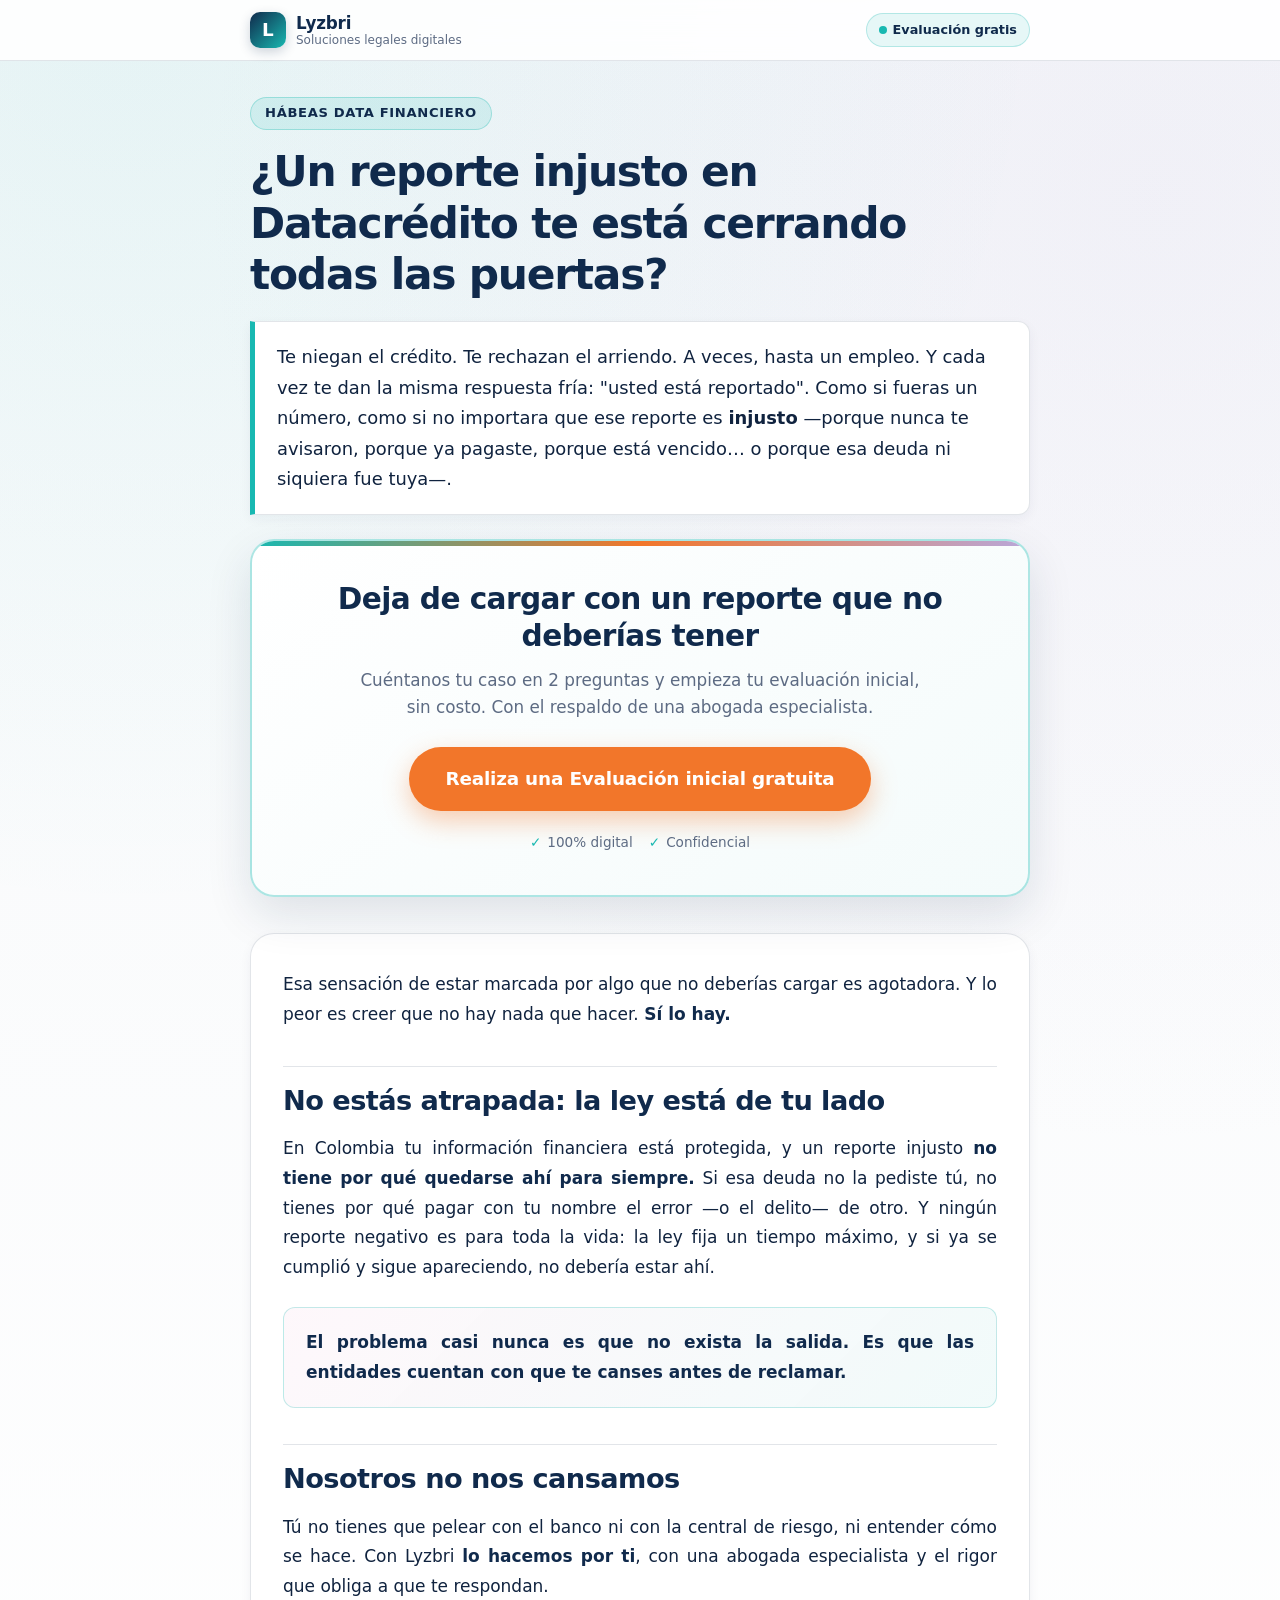
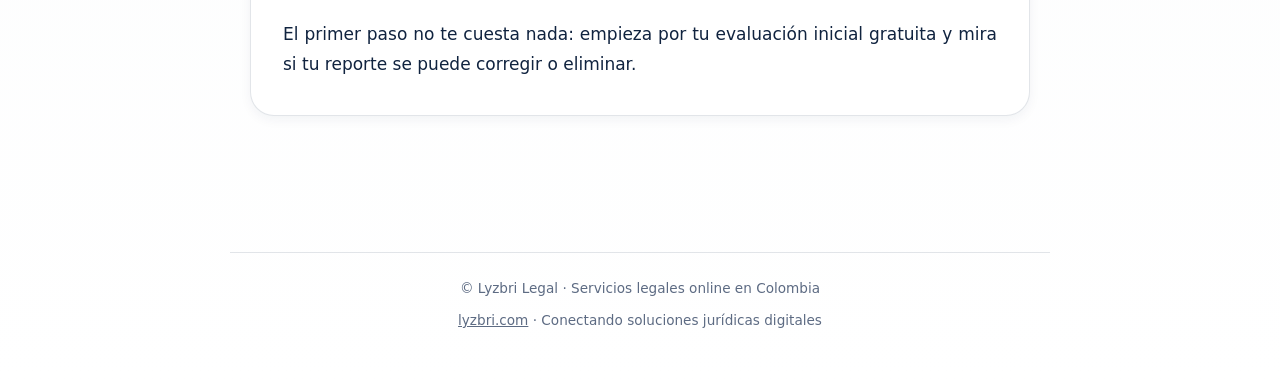
<file: despliegue-lyzbri/habeas-data-financiero/index.html>
<!DOCTYPE html>
<html lang="es-CO">
<head>
  <meta charset="utf-8" />
  <meta name="viewport" content="width=device-width, initial-scale=1" />
  
  <!-- ================================================================
       BLOQUE SEO — Landing Hábeas Data Financiero | Lyzbri
       ================================================================ -->
  <title>¿Un reporte injusto en Datacrédito te cierra todas las puertas? | Lyzbri Legal</title>
  <meta name="description" content="Si tienes un reporte negativo injusto, por suplantación o ya vencido, la ley te protege y se puede eliminar. Evaluación inicial gratis con una abogada especialista." />
  <meta name="keywords" content="Cómo eliminar reporte negativo en Datacrédito por suplantación, Derecho de petición por reporte injusto en centrales de riesgo, Caducidad de reporte negativo Ley 1266" />
  <meta name="robots" content="index, follow" />
  <link rel="canonical" href="https://lyzbri.com/habeas-data-financiero/" />

  <!-- Open Graph / Redes Sociales -->
  <meta property="og:type" content="website" />
  <meta property="og:site_name" content="Lyzbri Legal" />
  <meta property="og:locale" content="es_CO" />
  <meta property="og:url" content="https://lyzbri.com/habeas-data-financiero/" />
  <meta property="og:title" content="¿Un reporte injusto en Datacrédito te cierra todas las puertas? | Lyzbri Legal" />
  <meta property="og:description" content="Si tienes un reporte negativo injusto, por suplantación o ya vencido, la ley te protege y se puede eliminar. Evaluación inicial gratis con una abogada especialista." />
  <meta property="og:image" content="https://lyzbri.com/og-lyzbri.jpg" />
  <meta property="og:image:width" content="1200" />
  <meta property="og:image:height" content="630" />
  <meta property="og:image:alt" content="Lyzbri: Hábeas Data Financiero y Centrales de Riesgo en Colombia" />

  <!-- Twitter Card -->
  <meta name="twitter:card" content="summary_large_image" />
  <meta name="twitter:title" content="¿Un reporte injusto en Datacrédito te cierra todas las puertas? | Lyzbri Legal" />
  <meta name="twitter:description" content="Si tienes un reporte negativo injusto, por suplantación o ya vencido, la ley te protege y se puede eliminar. Evaluación inicial gratis con una abogada especialista." />
  <meta name="twitter:image" content="https://lyzbri.com/og-lyzbri.jpg" />

  <!-- Datos Estructurados JSON-LD (Schema WebPage / Service) -->
  <script type="application/ld+json">
  {
    "@context": "https://schema.org",
    "@type": "WebPage",
    "name": "¿Un reporte injusto en Datacrédito te cierra todas las puertas?",
    "description": "Si tienes un reporte negativo injusto, por suplantación o ya vencido, la ley te protege y se puede eliminar. Evaluación inicial gratis con una abogada especialista.",
    "url": "https://lyzbri.com/habeas-data-financiero/",
    "inLanguage": "es-CO",
    "isPartOf": {
      "@type": "WebSite",
      "name": "Lyzbri",
      "url": "https://lyzbri.com/"
    },
    "about": {
      "@type": "Service",
      "name": "Hábeas Data Financiero",
      "provider": {
        "@type": "Organization",
        "name": "Lyzbri",
        "url": "https://lyzbri.com/"
      }
    }
  }
  </script>

  <style>
    /* Kit de Marca Lyzbri & Tokens CSS */
    :root {
      --bg: #F6F8FA;
      --surface: #ffffff;
      --navy: #102A4C;
      --teal: #18B8B1;
      --pink: #E96AAE;
      --lavender: #B8A7D9;
      --orange: #F2762A;
      --orange-hover: #DE6014;
      --text: #10233F;
      --muted: #5D6B83;
      --line: rgba(16, 42, 76, 0.12);
      --radius-xl: 24px;
      --radius-lg: 18px;
      --radius-md: 12px;
      --radius-sm: 8px;
      --shadow-sm: 0 4px 12px rgba(16, 42, 76, 0.05);
      --shadow-md: 0 10px 28px rgba(16, 42, 76, 0.08);
      --shadow-lg: 0 18px 46px rgba(16, 42, 76, 0.12);
    }

    * {
      box-sizing: border-box;
      margin: 0;
      padding: 0;
    }

    html {
      scroll-behavior: smooth;
      -webkit-text-size-adjust: 100%;
    }

    body {
      background-color: var(--bg);
      background-image: 
        radial-gradient(circle at 10% 0%, rgba(24, 184, 177, 0.08) 0%, transparent 40%),
        radial-gradient(circle at 90% 10%, rgba(184, 167, 217, 0.10) 0%, transparent 45%),
        linear-gradient(180deg, var(--bg) 0%, #ffffff 100%);
      color: var(--text);
      font-family: Inter, ui-sans-serif, system-ui, -apple-system, BlinkMacSystemFont, "Segoe UI", Roboto, sans-serif;
      font-size: 1.0625rem;
      line-height: 1.75;
      -webkit-font-smoothing: antialiased;
      -moz-osx-font-smoothing: grayscale;
      overflow-x: hidden;
    }

    a {
      color: var(--teal);
      text-decoration: none;
      transition: color 0.2s ease;
    }
    a:hover {
      color: var(--navy);
    }

    /* Barra Superior Minimalista */
    .topbar {
      position: sticky;
      top: 0;
      z-index: 50;
      background: rgba(255, 255, 255, 0.90);
      backdrop-filter: blur(12px);
      -webkit-backdrop-filter: blur(12px);
      border-bottom: 1px solid var(--line);
    }

    .topbar-container {
      max-width: 820px;
      margin: 0 auto;
      padding: 12px 20px;
      display: flex;
      justify-content: space-between;
      align-items: center;
      gap: 16px;
    }

    .brand {
      display: inline-flex;
      align-items: center;
      gap: 10px;
      text-decoration: none;
    }

    .brand-mark {
      width: 36px;
      height: 36px;
      border-radius: 10px;
      background: linear-gradient(135deg, var(--navy) 0%, var(--teal) 100%);
      color: #ffffff;
      display: grid;
      place-items: center;
      font-weight: 800;
      font-size: 1.15rem;
      letter-spacing: 0.02em;
      box-shadow: 0 4px 12px rgba(16, 42, 76, 0.20);
      flex: none;
    }

    .brand-text {
      display: flex;
      flex-direction: column;
    }

    .brand-title {
      font-size: 1.05rem;
      font-weight: 800;
      color: var(--navy);
      letter-spacing: -0.01em;
      line-height: 1.2;
    }

    .brand-subtitle {
      font-size: 0.75rem;
      color: var(--muted);
      font-weight: 500;
      line-height: 1.2;
    }

    .topbar-badge {
      display: inline-flex;
      align-items: center;
      gap: 6px;
      background: rgba(24, 184, 177, 0.10);
      color: var(--navy);
      padding: 5px 12px;
      border-radius: 999px;
      font-size: 0.8rem;
      font-weight: 600;
      border: 1px solid rgba(24, 184, 177, 0.25);
    }

    .topbar-dot {
      width: 8px;
      height: 8px;
      border-radius: 50%;
      background: var(--teal);
      display: inline-block;
    }

    /* Contenedor Principal */
    .main-wrap {
      max-width: 820px;
      margin: 0 auto;
      padding: 36px 20px 60px;
    }

    /* Cabecera del Artículo */
    .article-header {
      margin-bottom: 24px;
    }

    .category-tag {
      display: inline-block;
      font-size: 0.82rem;
      font-weight: 700;
      letter-spacing: 0.05em;
      text-transform: uppercase;
      color: var(--navy);
      background: rgba(24, 184, 177, 0.12);
      border: 1px solid rgba(24, 184, 177, 0.30);
      border-radius: 999px;
      padding: 4px 14px;
      margin-bottom: 16px;
    }

    h1 {
      font-size: clamp(1.85rem, 4.4vw, 2.65rem);
      line-height: 1.22;
      letter-spacing: -0.03em;
      color: var(--navy);
      margin-bottom: 20px;
      font-weight: 800;
    }

    /* Entradilla / Bloque de apertura */
    .lead-box {
      background: #ffffff;
      border: 1px solid var(--line);
      border-left: 5px solid var(--teal);
      border-radius: 0 var(--radius-md) var(--radius-md) 0;
      padding: 20px 22px;
      margin-bottom: 24px;
      box-shadow: var(--shadow-sm);
    }

    .lead-box p {
      font-size: 1.12rem;
      line-height: 1.7;
      color: var(--text);
      font-weight: 500;
    }

    /* Bloque CTA Principal (Arriba del artículo) */
    .cta-card {
      background: linear-gradient(145deg, #ffffff 0%, #f4fbfb 100%);
      border: 2px solid rgba(24, 184, 177, 0.35);
      border-radius: var(--radius-xl);
      padding: 40px 28px;
      box-shadow: var(--shadow-lg);
      text-align: center;
      margin: 10px 0 36px;
      position: relative;
      overflow: hidden;
    }

    .cta-card::before {
      content: "";
      position: absolute;
      top: 0;
      left: 0;
      right: 0;
      height: 5px;
      background: linear-gradient(90deg, var(--teal), var(--orange), var(--lavender));
    }

    .cta-heading {
      font-size: clamp(1.4rem, 3.2vw, 1.85rem);
      line-height: 1.25;
      letter-spacing: -0.02em;
      color: var(--navy);
      font-weight: 800;
      margin-bottom: 12px;
    }

    .cta-subtext {
      font-size: 1.05rem;
      color: var(--muted);
      max-width: 560px;
      margin: 0 auto 26px;
      line-height: 1.6;
    }

    .btn-cta {
      display: inline-flex;
      align-items: center;
      justify-content: center;
      gap: 10px;
      background: var(--orange);
      color: #ffffff !important;
      font-size: 1.15rem;
      font-weight: 700;
      letter-spacing: -0.01em;
      padding: 16px 36px;
      min-height: 54px;
      border-radius: 999px;
      box-shadow: 0 10px 26px rgba(242, 118, 42, 0.36);
      transition: all 0.25s cubic-bezier(0.16, 1, 0.3, 1);
      cursor: pointer;
      border: none;
      text-align: center;
      text-decoration: none;
    }

    .btn-cta:hover {
      background: var(--orange-hover);
      transform: translateY(-2px);
      box-shadow: 0 16px 34px rgba(242, 118, 42, 0.44);
    }

    .btn-cta:active {
      transform: translateY(0);
      box-shadow: 0 6px 18px rgba(242, 118, 42, 0.30);
    }

    .btn-cta:focus-visible {
      outline: 3px solid var(--navy);
      outline-offset: 4px;
    }

    .cta-reassurance {
      display: flex;
      align-items: center;
      justify-content: center;
      gap: 16px;
      flex-wrap: wrap;
      margin-top: 20px;
      font-size: 0.85rem;
      color: var(--muted);
      font-weight: 500;
    }

    .reassurance-item {
      display: inline-flex;
      align-items: center;
      gap: 6px;
    }

    .reassurance-check {
      color: var(--teal);
      font-weight: 800;
    }

    /* Cuerpo del Artículo (Debajo del botón naranja, estrictamente justificado) */
    .article-body {
      background: var(--surface);
      border: 1px solid var(--line);
      border-radius: var(--radius-xl);
      padding: 36px 32px;
      box-shadow: var(--shadow-sm);
      margin-bottom: 36px;
    }

    .article-body p {
      text-align: justify;
      text-justify: inter-word;
      hyphens: auto;
      -webkit-hyphens: auto;
      margin-bottom: 18px;
      color: var(--text);
    }

    .article-body p:last-child {
      margin-bottom: 0;
    }

    .article-body strong {
      font-weight: 700;
      color: var(--navy);
    }

    h2 {
      font-size: clamp(1.35rem, 3vw, 1.7rem);
      line-height: 1.3;
      letter-spacing: -0.02em;
      color: var(--navy);
      margin: 36px 0 16px;
      padding-top: 16px;
      border-top: 1px solid var(--line);
      font-weight: 800;
    }

    /* Tarjeta de Riesgo Destacado */
    .card-insight {
      background: linear-gradient(135deg, rgba(233, 106, 174, 0.05) 0%, rgba(24, 184, 177, 0.06) 100%);
      border: 1px solid rgba(24, 184, 177, 0.25);
      border-radius: var(--radius-md);
      padding: 20px 22px;
      margin: 24px 0;
    }

    .card-insight p {
      margin: 0;
      font-weight: 600;
      color: var(--navy);
      text-align: justify;
    }

    /* Pie de Página Minimalista (Sin datos personales) */
    .footer {
      max-width: 820px;
      margin: 40px auto 0;
      padding: 24px 20px 40px;
      text-align: center;
      border-top: 1px solid var(--line);
      font-size: 0.85rem;
      color: var(--muted);
    }

    .footer p {
      margin-bottom: 8px;
    }

    .footer a {
      color: var(--muted);
      text-decoration: underline;
    }
    .footer a:hover {
      color: var(--navy);
    }

    /* Adaptabilidad Móvil */
    @media (max-width: 640px) {
      body {
        font-size: 1rem;
        line-height: 1.7;
      }
      .main-wrap {
        padding: 24px 16px 48px;
      }
      .article-body {
        padding: 26px 20px;
        border-radius: var(--radius-lg);
      }
      .article-body p {
        text-align: left;
      }
      .cta-card {
        padding: 30px 18px;
        border-radius: var(--radius-lg);
      }
      .btn-cta {
        width: 100%;
        padding: 15px 20px;
        font-size: 1.05rem;
        white-space: normal;
      }
      .topbar-container {
        padding: 10px 16px;
      }
      .brand-title {
        font-size: 0.98rem;
      }
      .brand-subtitle {
        display: none;
      }
    }
    @media (min-width: 641px) {
      .article-body p {
        text-align: justify;
      }
    }
  </style>
</head>
<body>

  <!-- Barra Superior Minimalista -->
  <header class="topbar">
    <div class="topbar-container">
      <a class="brand" href="https://lyzbri.com/" aria-label="Lyzbri Soluciones Legales Digitales">
        <div class="brand-mark">L</div>
        <div class="brand-text">
          <span class="brand-title">Lyzbri</span>
          <span class="brand-subtitle">Soluciones legales digitales</span>
        </div>
      </a>
      <div class="topbar-badge">
        <span class="topbar-dot"></span>
        <span>Evaluación gratis</span>
      </div>
    </div>
  </header>

  <main class="main-wrap">
    
    <!-- Cabecera del Artículo -->
    <header class="article-header">
      <span class="category-tag">Hábeas Data Financiero</span>
      <h1>¿Un reporte injusto en Datacrédito te está cerrando todas las puertas?</h1>
      
      <div class="lead-box">
        <p>Te niegan el crédito. Te rechazan el arriendo. A veces, hasta un empleo. Y cada vez te dan la misma respuesta fría: "usted está reportado". Como si fueras un número, como si no importara que ese reporte es <strong>injusto</strong> —porque nunca te avisaron, porque ya pagaste, porque está vencido… o porque esa deuda ni siquiera fue tuya—.</p>
      </div>
    </header>

    <!-- Llamado a la Acción Principal (CTA Inmediato Arriba) -->
    <section class="cta-card" aria-labelledby="cta-title">
      <h3 class="cta-heading" id="cta-title">Deja de cargar con un reporte que no deberías tener</h3>
      <p class="cta-subtext">Cuéntanos tu caso en 2 preguntas y empieza tu evaluación inicial, sin costo. Con el respaldo de una abogada especialista.</p>
      
      <a class="btn-cta" href="https://lyzbri.com/?servicio=habeas-data#contacto" id="btn-evaluacion-habeas-data">
        Realiza una Evaluación inicial gratuita
      </a>

      <div class="cta-reassurance">
        <span class="reassurance-item"><span class="reassurance-check">✓</span> 100% digital</span>
        <span class="reassurance-item"><span class="reassurance-check">✓</span> Confidencial</span>
      </div>
    </section>

    <!-- Contenido del Artículo Extenso (Debajo del Botón Naranja) -->
    <article class="article-body">
      <p>Esa sensación de estar marcada por algo que no deberías cargar es agotadora. Y lo peor es creer que no hay nada que hacer. <strong>Sí lo hay.</strong></p>

      <h2>No estás atrapada: la ley está de tu lado</h2>

      <p>En Colombia tu información financiera está protegida, y un reporte injusto <strong>no tiene por qué quedarse ahí para siempre.</strong> Si esa deuda no la pediste tú, no tienes por qué pagar con tu nombre el error —o el delito— de otro. Y ningún reporte negativo es para toda la vida: la ley fija un tiempo máximo, y si ya se cumplió y sigue apareciendo, no debería estar ahí.</p>

      <div class="card-insight">
        <p>El problema casi nunca es que no exista la salida. Es que las entidades cuentan con que te canses antes de reclamar.</p>
      </div>

      <h2>Nosotros no nos cansamos</h2>

      <p>Tú no tienes que pelear con el banco ni con la central de riesgo, ni entender cómo se hace. Con Lyzbri <strong>lo hacemos por ti</strong>, con una abogada especialista y el rigor que obliga a que te respondan.</p>

      <p>El primer paso no te cuesta nada: empieza por tu evaluación inicial gratuita y mira si tu reporte se puede corregir o eliminar.</p>
    </article>

  </main>

  <!-- Pie de Página -->
  <footer class="footer">
    <p>© Lyzbri Legal · Servicios legales online en Colombia</p>
    <p><a href="https://lyzbri.com/">lyzbri.com</a> · Conectando soluciones jurídicas digitales</p>
  </footer>

</body>
</html>
</file>
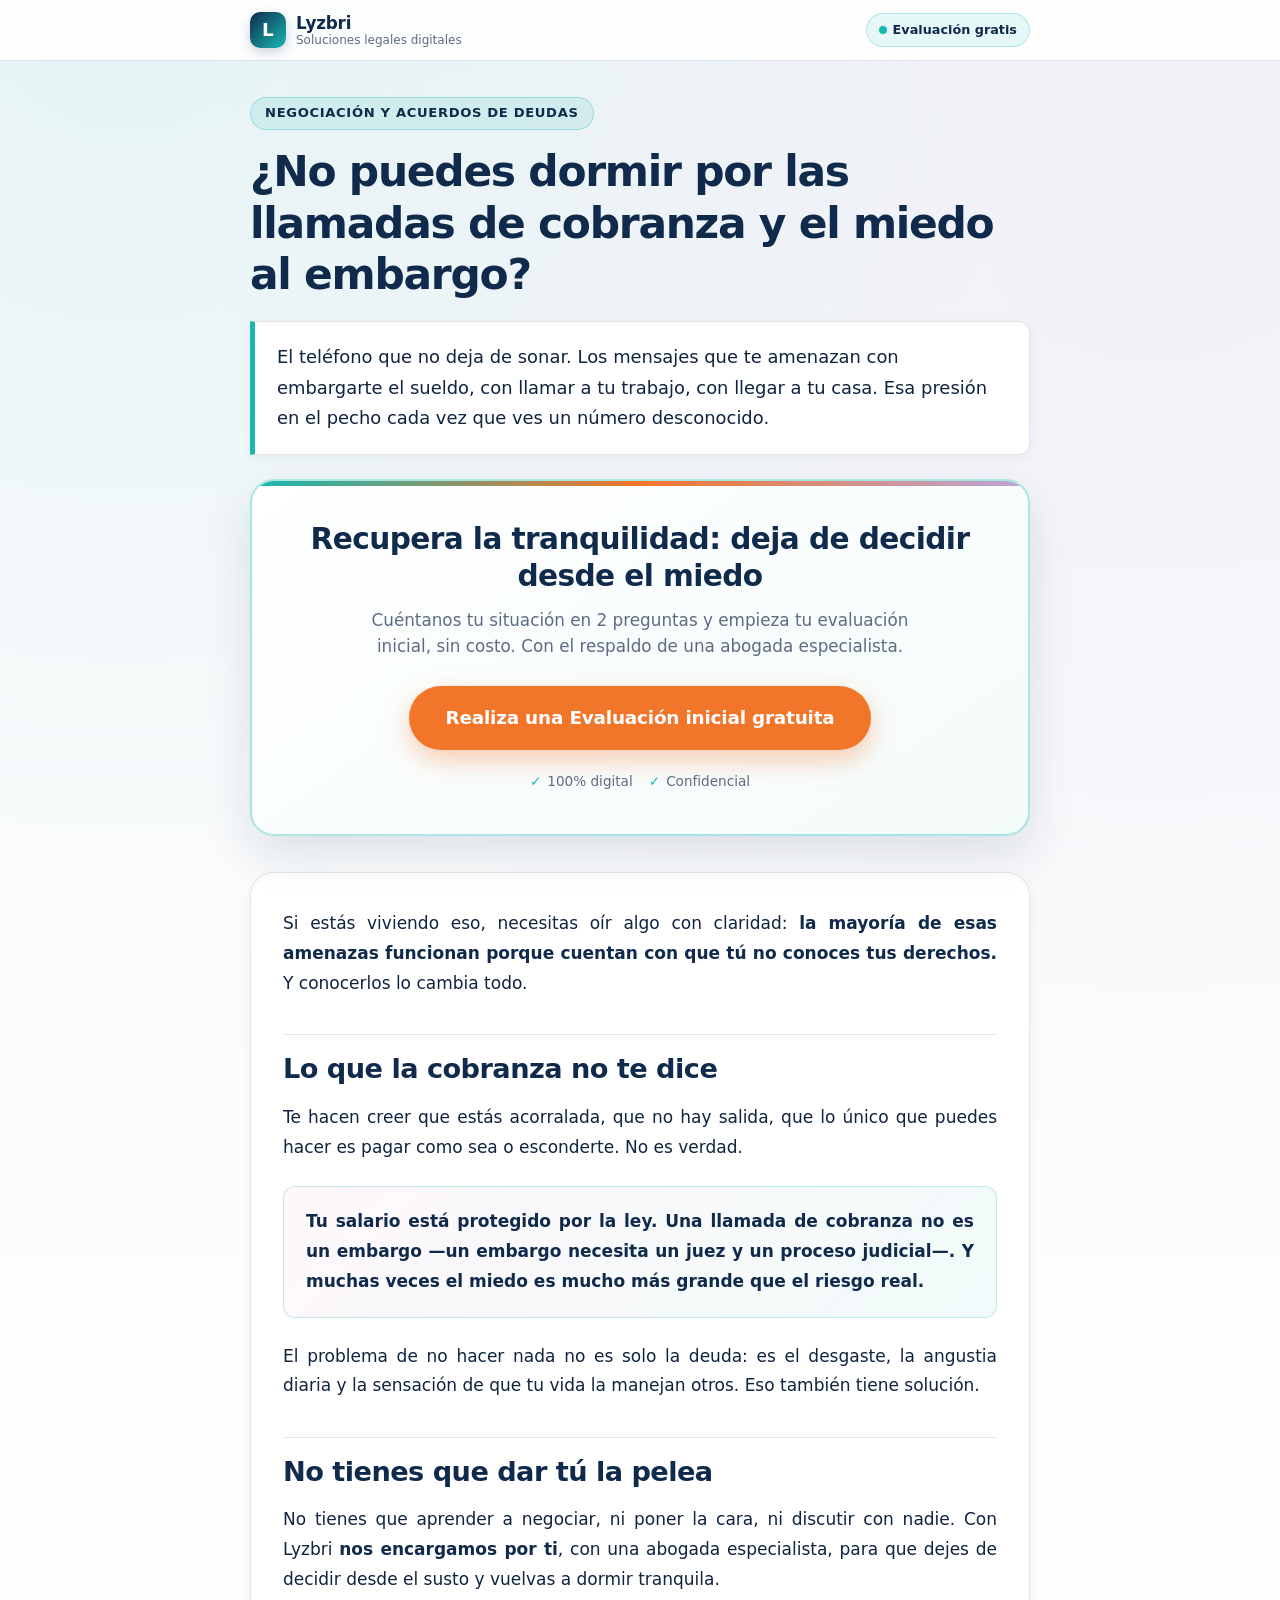
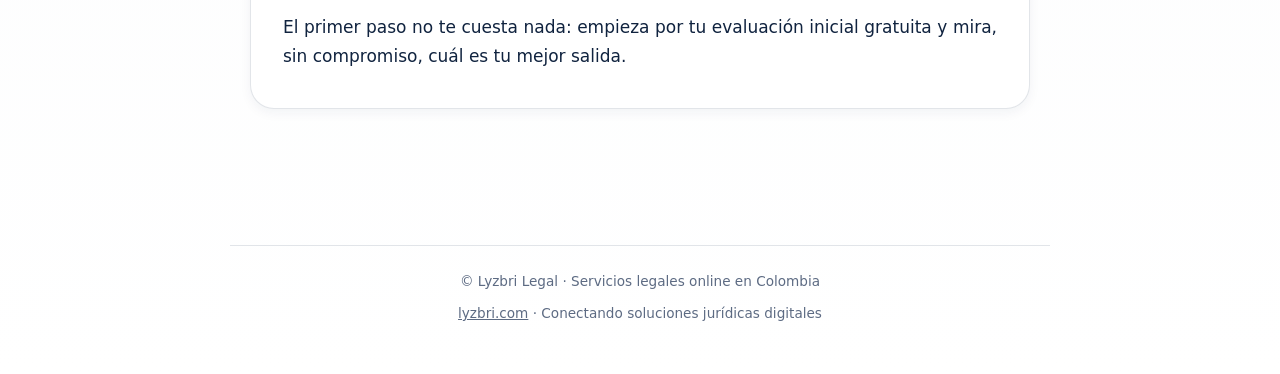
<file: despliegue-lyzbri/negociacion-de-deudas/index.html>
<!DOCTYPE html>
<html lang="es-CO">
<head>
  <meta charset="utf-8" />
  <meta name="viewport" content="width=device-width, initial-scale=1" />
  
  <!-- ================================================================
       BLOQUE SEO — Landing Negociación de Deudas | Lyzbri
       ================================================================ -->
  <title>¿Te amenazan con embargo y no puedes dormir por las deudas? | Lyzbri Legal</title>
  <meta name="description" content="Si las cobranzas no paran y temes que te embarguen el sueldo, la ley te protege más de lo que crees. Evaluación inicial gratis con una abogada especialista." />
  <meta name="keywords" content="Modelo carta acuerdo de pago con bancos, Cómo negociar una deuda castigada en Colombia, Qué hacer si me van a embargar el sueldo por deudas" />
  <meta name="robots" content="index, follow" />
  <link rel="canonical" href="https://lyzbri.com/negociacion-de-deudas/" />

  <!-- Open Graph / Redes Sociales -->
  <meta property="og:type" content="website" />
  <meta property="og:site_name" content="Lyzbri Legal" />
  <meta property="og:locale" content="es_CO" />
  <meta property="og:url" content="https://lyzbri.com/negociacion-de-deudas/" />
  <meta property="og:title" content="¿Te amenazan con embargo y no puedes dormir por las deudas? | Lyzbri Legal" />
  <meta property="og:description" content="Si las cobranzas no paran y temes que te embarguen el sueldo, la ley te protege más de lo que crees. Evaluación inicial gratis con una abogada especialista." />
  <meta property="og:image" content="https://lyzbri.com/og-lyzbri.jpg" />
  <meta property="og:image:width" content="1200" />
  <meta property="og:image:height" content="630" />
  <meta property="og:image:alt" content="Lyzbri: Negociación y Acuerdos de Deudas en Colombia" />

  <!-- Twitter Card -->
  <meta name="twitter:card" content="summary_large_image" />
  <meta name="twitter:title" content="¿Te amenazan con embargo y no puedes dormir por las deudas? | Lyzbri Legal" />
  <meta name="twitter:description" content="Si las cobranzas no paran y temes que te embarguen el sueldo, la ley te protege más de lo que crees. Evaluación inicial gratis con una abogada especialista." />
  <meta name="twitter:image" content="https://lyzbri.com/og-lyzbri.jpg" />

  <!-- Datos Estructurados JSON-LD (Schema WebPage / Service) -->
  <script type="application/ld+json">
  {
    "@context": "https://schema.org",
    "@type": "WebPage",
    "name": "¿Te amenazan con embargo y no puedes dormir por las deudas?",
    "description": "Si las cobranzas no paran y temes que te embarguen el sueldo, la ley te protege más de lo que crees. Evaluación inicial gratis con una abogada especialista.",
    "url": "https://lyzbri.com/negociacion-de-deudas/",
    "inLanguage": "es-CO",
    "isPartOf": {
      "@type": "WebSite",
      "name": "Lyzbri",
      "url": "https://lyzbri.com/"
    },
    "about": {
      "@type": "Service",
      "name": "Negociación y Acuerdos de Deudas",
      "provider": {
        "@type": "Organization",
        "name": "Lyzbri",
        "url": "https://lyzbri.com/"
      }
    }
  }
  </script>

  <style>
    /* Kit de Marca Lyzbri & Tokens CSS */
    :root {
      --bg: #F6F8FA;
      --surface: #ffffff;
      --navy: #102A4C;
      --teal: #18B8B1;
      --pink: #E96AAE;
      --lavender: #B8A7D9;
      --orange: #F2762A;
      --orange-hover: #DE6014;
      --text: #10233F;
      --muted: #5D6B83;
      --line: rgba(16, 42, 76, 0.12);
      --radius-xl: 24px;
      --radius-lg: 18px;
      --radius-md: 12px;
      --radius-sm: 8px;
      --shadow-sm: 0 4px 12px rgba(16, 42, 76, 0.05);
      --shadow-md: 0 10px 28px rgba(16, 42, 76, 0.08);
      --shadow-lg: 0 18px 46px rgba(16, 42, 76, 0.12);
    }

    * {
      box-sizing: border-box;
      margin: 0;
      padding: 0;
    }

    html {
      scroll-behavior: smooth;
      -webkit-text-size-adjust: 100%;
    }

    body {
      background-color: var(--bg);
      background-image: 
        radial-gradient(circle at 10% 0%, rgba(24, 184, 177, 0.08) 0%, transparent 40%),
        radial-gradient(circle at 90% 10%, rgba(184, 167, 217, 0.10) 0%, transparent 45%),
        linear-gradient(180deg, var(--bg) 0%, #ffffff 100%);
      color: var(--text);
      font-family: Inter, ui-sans-serif, system-ui, -apple-system, BlinkMacSystemFont, "Segoe UI", Roboto, sans-serif;
      font-size: 1.0625rem;
      line-height: 1.75;
      -webkit-font-smoothing: antialiased;
      -moz-osx-font-smoothing: grayscale;
      overflow-x: hidden;
    }

    a {
      color: var(--teal);
      text-decoration: none;
      transition: color 0.2s ease;
    }
    a:hover {
      color: var(--navy);
    }

    /* Barra Superior Minimalista */
    .topbar {
      position: sticky;
      top: 0;
      z-index: 50;
      background: rgba(255, 255, 255, 0.90);
      backdrop-filter: blur(12px);
      -webkit-backdrop-filter: blur(12px);
      border-bottom: 1px solid var(--line);
    }

    .topbar-container {
      max-width: 820px;
      margin: 0 auto;
      padding: 12px 20px;
      display: flex;
      justify-content: space-between;
      align-items: center;
      gap: 16px;
    }

    .brand {
      display: inline-flex;
      align-items: center;
      gap: 10px;
      text-decoration: none;
    }

    .brand-mark {
      width: 36px;
      height: 36px;
      border-radius: 10px;
      background: linear-gradient(135deg, var(--navy) 0%, var(--teal) 100%);
      color: #ffffff;
      display: grid;
      place-items: center;
      font-weight: 800;
      font-size: 1.15rem;
      letter-spacing: 0.02em;
      box-shadow: 0 4px 12px rgba(16, 42, 76, 0.20);
      flex: none;
    }

    .brand-text {
      display: flex;
      flex-direction: column;
    }

    .brand-title {
      font-size: 1.05rem;
      font-weight: 800;
      color: var(--navy);
      letter-spacing: -0.01em;
      line-height: 1.2;
    }

    .brand-subtitle {
      font-size: 0.75rem;
      color: var(--muted);
      font-weight: 500;
      line-height: 1.2;
    }

    .topbar-badge {
      display: inline-flex;
      align-items: center;
      gap: 6px;
      background: rgba(24, 184, 177, 0.10);
      color: var(--navy);
      padding: 5px 12px;
      border-radius: 999px;
      font-size: 0.8rem;
      font-weight: 600;
      border: 1px solid rgba(24, 184, 177, 0.25);
    }

    .topbar-dot {
      width: 8px;
      height: 8px;
      border-radius: 50%;
      background: var(--teal);
      display: inline-block;
    }

    /* Contenedor Principal */
    .main-wrap {
      max-width: 820px;
      margin: 0 auto;
      padding: 36px 20px 60px;
    }

    /* Cabecera del Artículo */
    .article-header {
      margin-bottom: 24px;
    }

    .category-tag {
      display: inline-block;
      font-size: 0.82rem;
      font-weight: 700;
      letter-spacing: 0.05em;
      text-transform: uppercase;
      color: var(--navy);
      background: rgba(24, 184, 177, 0.12);
      border: 1px solid rgba(24, 184, 177, 0.30);
      border-radius: 999px;
      padding: 4px 14px;
      margin-bottom: 16px;
    }

    h1 {
      font-size: clamp(1.85rem, 4.4vw, 2.65rem);
      line-height: 1.22;
      letter-spacing: -0.03em;
      color: var(--navy);
      margin-bottom: 20px;
      font-weight: 800;
    }

    /* Entradilla / Bloque de apertura */
    .lead-box {
      background: #ffffff;
      border: 1px solid var(--line);
      border-left: 5px solid var(--teal);
      border-radius: 0 var(--radius-md) var(--radius-md) 0;
      padding: 20px 22px;
      margin-bottom: 24px;
      box-shadow: var(--shadow-sm);
    }

    .lead-box p {
      font-size: 1.12rem;
      line-height: 1.7;
      color: var(--text);
      font-weight: 500;
    }

    /* Bloque CTA Principal (Arriba del artículo) */
    .cta-card {
      background: linear-gradient(145deg, #ffffff 0%, #f4fbfb 100%);
      border: 2px solid rgba(24, 184, 177, 0.35);
      border-radius: var(--radius-xl);
      padding: 40px 28px;
      box-shadow: var(--shadow-lg);
      text-align: center;
      margin: 10px 0 36px;
      position: relative;
      overflow: hidden;
    }

    .cta-card::before {
      content: "";
      position: absolute;
      top: 0;
      left: 0;
      right: 0;
      height: 5px;
      background: linear-gradient(90deg, var(--teal), var(--orange), var(--lavender));
    }

    .cta-heading {
      font-size: clamp(1.4rem, 3.2vw, 1.85rem);
      line-height: 1.25;
      letter-spacing: -0.02em;
      color: var(--navy);
      font-weight: 800;
      margin-bottom: 12px;
    }

    .cta-subtext {
      font-size: 1.05rem;
      color: var(--muted);
      max-width: 560px;
      margin: 0 auto 26px;
      line-height: 1.6;
    }

    .btn-cta {
      display: inline-flex;
      align-items: center;
      justify-content: center;
      gap: 10px;
      background: var(--orange);
      color: #ffffff !important;
      font-size: 1.15rem;
      font-weight: 700;
      letter-spacing: -0.01em;
      padding: 16px 36px;
      min-height: 54px;
      border-radius: 999px;
      box-shadow: 0 10px 26px rgba(242, 118, 42, 0.36);
      transition: all 0.25s cubic-bezier(0.16, 1, 0.3, 1);
      cursor: pointer;
      border: none;
      text-align: center;
      text-decoration: none;
    }

    .btn-cta:hover {
      background: var(--orange-hover);
      transform: translateY(-2px);
      box-shadow: 0 16px 34px rgba(242, 118, 42, 0.44);
    }

    .btn-cta:active {
      transform: translateY(0);
      box-shadow: 0 6px 18px rgba(242, 118, 42, 0.30);
    }

    .btn-cta:focus-visible {
      outline: 3px solid var(--navy);
      outline-offset: 4px;
    }

    .cta-reassurance {
      display: flex;
      align-items: center;
      justify-content: center;
      gap: 16px;
      flex-wrap: wrap;
      margin-top: 20px;
      font-size: 0.85rem;
      color: var(--muted);
      font-weight: 500;
    }

    .reassurance-item {
      display: inline-flex;
      align-items: center;
      gap: 6px;
    }

    .reassurance-check {
      color: var(--teal);
      font-weight: 800;
    }

    /* Cuerpo del Artículo (Debajo del botón naranja, estrictamente justificado) */
    .article-body {
      background: var(--surface);
      border: 1px solid var(--line);
      border-radius: var(--radius-xl);
      padding: 36px 32px;
      box-shadow: var(--shadow-sm);
      margin-bottom: 36px;
    }

    .article-body p {
      text-align: justify;
      text-justify: inter-word;
      hyphens: auto;
      -webkit-hyphens: auto;
      margin-bottom: 18px;
      color: var(--text);
    }

    .article-body p:last-child {
      margin-bottom: 0;
    }

    .article-body strong {
      font-weight: 700;
      color: var(--navy);
    }

    h2 {
      font-size: clamp(1.35rem, 3vw, 1.7rem);
      line-height: 1.3;
      letter-spacing: -0.02em;
      color: var(--navy);
      margin: 36px 0 16px;
      padding-top: 16px;
      border-top: 1px solid var(--line);
      font-weight: 800;
    }

    /* Tarjeta de Riesgo Destacado */
    .card-insight {
      background: linear-gradient(135deg, rgba(233, 106, 174, 0.05) 0%, rgba(24, 184, 177, 0.06) 100%);
      border: 1px solid rgba(24, 184, 177, 0.25);
      border-radius: var(--radius-md);
      padding: 20px 22px;
      margin: 24px 0;
    }

    .card-insight p {
      margin: 0;
      font-weight: 600;
      color: var(--navy);
      text-align: justify;
    }

    /* Pie de Página Minimalista (Sin datos personales) */
    .footer {
      max-width: 820px;
      margin: 40px auto 0;
      padding: 24px 20px 40px;
      text-align: center;
      border-top: 1px solid var(--line);
      font-size: 0.85rem;
      color: var(--muted);
    }

    .footer p {
      margin-bottom: 8px;
    }

    .footer a {
      color: var(--muted);
      text-decoration: underline;
    }
    .footer a:hover {
      color: var(--navy);
    }

    /* Adaptabilidad Móvil */
    @media (max-width: 640px) {
      body {
        font-size: 1rem;
        line-height: 1.7;
      }
      .main-wrap {
        padding: 24px 16px 48px;
      }
      .article-body {
        padding: 26px 20px;
        border-radius: var(--radius-lg);
      }
      .article-body p {
        text-align: left;
      }
      .cta-card {
        padding: 30px 18px;
        border-radius: var(--radius-lg);
      }
      .btn-cta {
        width: 100%;
        padding: 15px 20px;
        font-size: 1.05rem;
        white-space: normal;
      }
      .topbar-container {
        padding: 10px 16px;
      }
      .brand-title {
        font-size: 0.98rem;
      }
      .brand-subtitle {
        display: none;
      }
    }
    @media (min-width: 641px) {
      .article-body p {
        text-align: justify;
      }
    }
  </style>
</head>
<body>

  <!-- Barra Superior Minimalista -->
  <header class="topbar">
    <div class="topbar-container">
      <a class="brand" href="https://lyzbri.com/" aria-label="Lyzbri Soluciones Legales Digitales">
        <div class="brand-mark">L</div>
        <div class="brand-text">
          <span class="brand-title">Lyzbri</span>
          <span class="brand-subtitle">Soluciones legales digitales</span>
        </div>
      </a>
      <div class="topbar-badge">
        <span class="topbar-dot"></span>
        <span>Evaluación gratis</span>
      </div>
    </div>
  </header>

  <main class="main-wrap">
    
    <!-- Cabecera del Artículo -->
    <header class="article-header">
      <span class="category-tag">Negociación y Acuerdos de Deudas</span>
      <h1>¿No puedes dormir por las llamadas de cobranza y el miedo al embargo?</h1>
      
      <div class="lead-box">
        <p>El teléfono que no deja de sonar. Los mensajes que te amenazan con embargarte el sueldo, con llamar a tu trabajo, con llegar a tu casa. Esa presión en el pecho cada vez que ves un número desconocido.</p>
      </div>
    </header>

    <!-- Llamado a la Acción Principal (CTA Inmediato Arriba) -->
    <section class="cta-card" aria-labelledby="cta-title">
      <h3 class="cta-heading" id="cta-title">Recupera la tranquilidad: deja de decidir desde el miedo</h3>
      <p class="cta-subtext">Cuéntanos tu situación en 2 preguntas y empieza tu evaluación inicial, sin costo. Con el respaldo de una abogada especialista.</p>
      
      <a class="btn-cta" href="https://lyzbri.com/?servicio=deudas#contacto" id="btn-evaluacion-deudas">
        Realiza una Evaluación inicial gratuita
      </a>

      <div class="cta-reassurance">
        <span class="reassurance-item"><span class="reassurance-check">✓</span> 100% digital</span>
        <span class="reassurance-item"><span class="reassurance-check">✓</span> Confidencial</span>
      </div>
    </section>

    <!-- Contenido del Artículo Extenso (Debajo del Botón Naranja) -->
    <article class="article-body">
      <p>Si estás viviendo eso, necesitas oír algo con claridad: <strong>la mayoría de esas amenazas funcionan porque cuentan con que tú no conoces tus derechos.</strong> Y conocerlos lo cambia todo.</p>

      <h2>Lo que la cobranza no te dice</h2>

      <p>Te hacen creer que estás acorralada, que no hay salida, que lo único que puedes hacer es pagar como sea o esconderte. No es verdad.</p>

      <div class="card-insight">
        <p><strong>Tu salario está protegido por la ley.</strong> Una llamada de cobranza no es un embargo —un embargo necesita un juez y un proceso judicial—. Y muchas veces el miedo es mucho más grande que el riesgo real.</p>
      </div>

      <p>El problema de no hacer nada no es solo la deuda: es el desgaste, la angustia diaria y la sensación de que tu vida la manejan otros. Eso también tiene solución.</p>

      <h2>No tienes que dar tú la pelea</h2>

      <p>No tienes que aprender a negociar, ni poner la cara, ni discutir con nadie. Con Lyzbri <strong>nos encargamos por ti</strong>, con una abogada especialista, para que dejes de decidir desde el susto y vuelvas a dormir tranquila.</p>

      <p>El primer paso no te cuesta nada: empieza por tu evaluación inicial gratuita y mira, sin compromiso, cuál es tu mejor salida.</p>
    </article>

  </main>

  <!-- Pie de Página -->
  <footer class="footer">
    <p>© Lyzbri Legal · Servicios legales online en Colombia</p>
    <p><a href="https://lyzbri.com/">lyzbri.com</a> · Conectando soluciones jurídicas digitales</p>
  </footer>

</body>
</html>
</file>
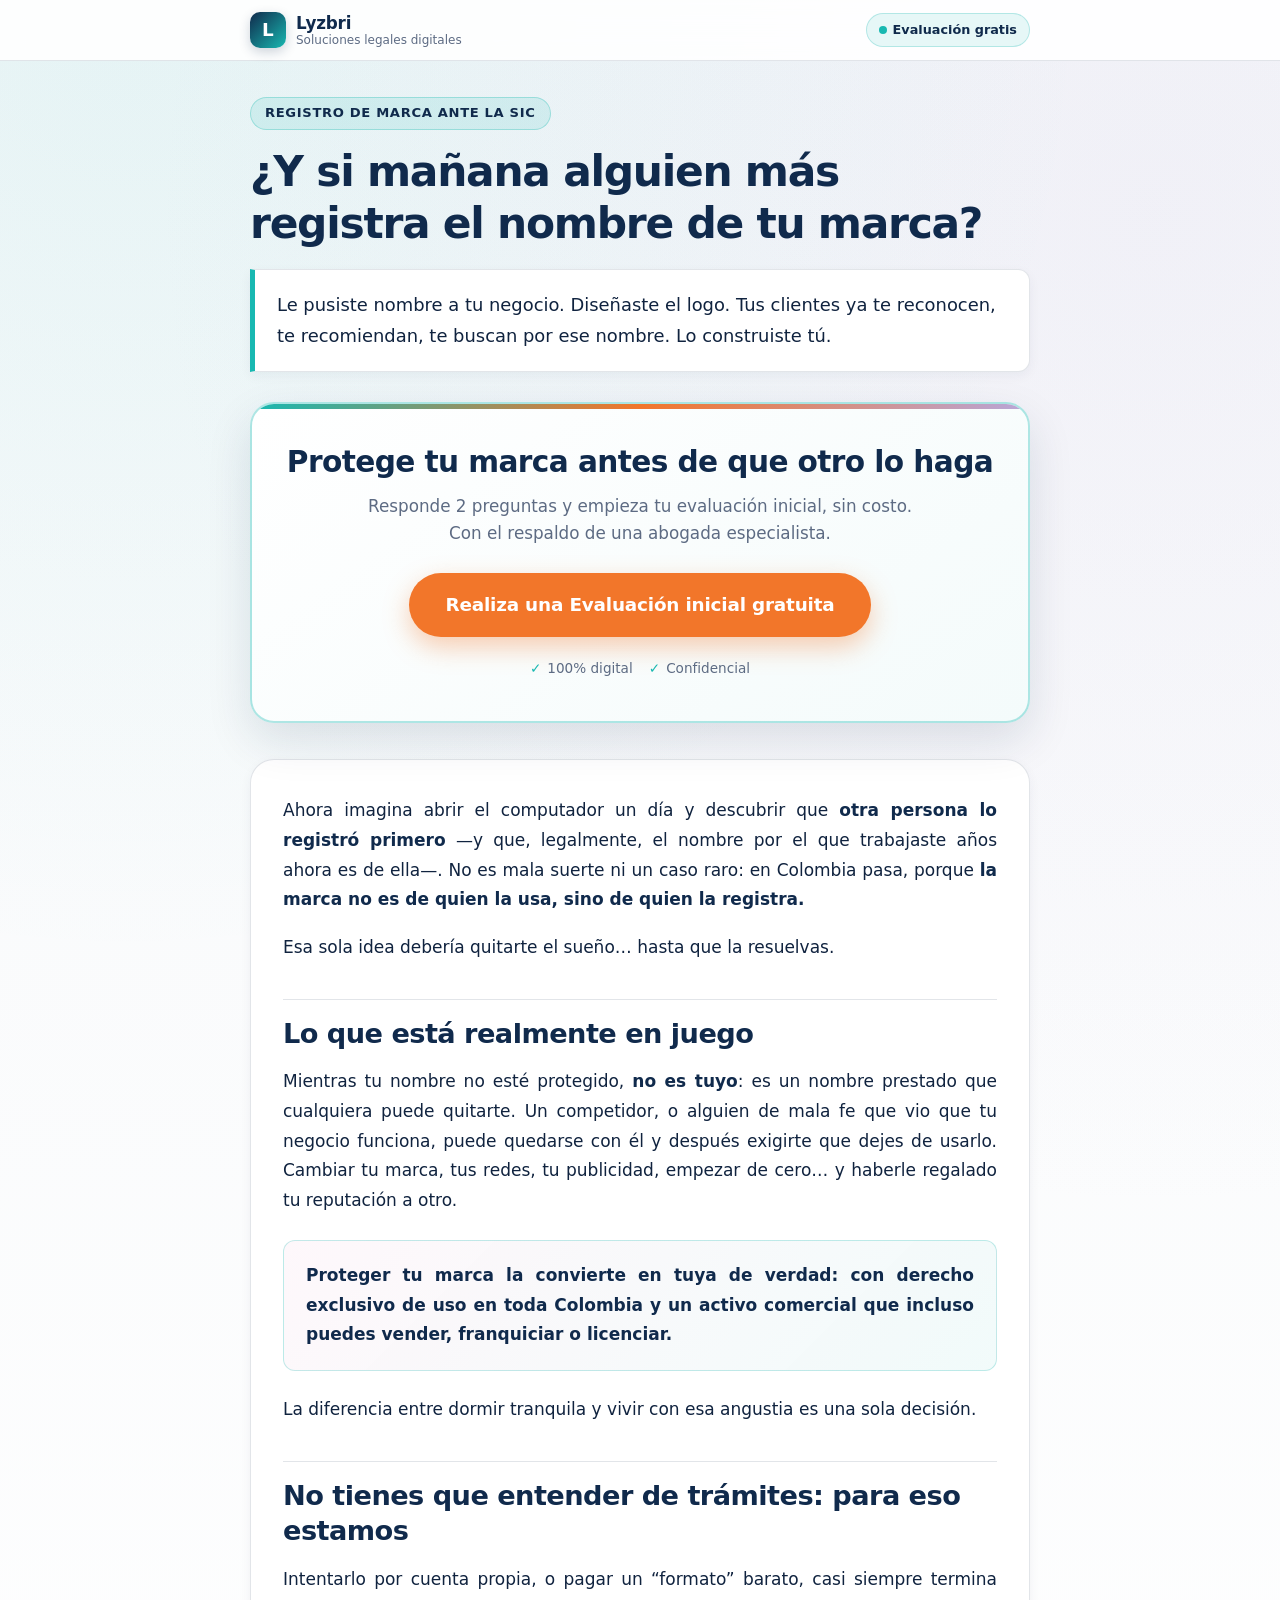
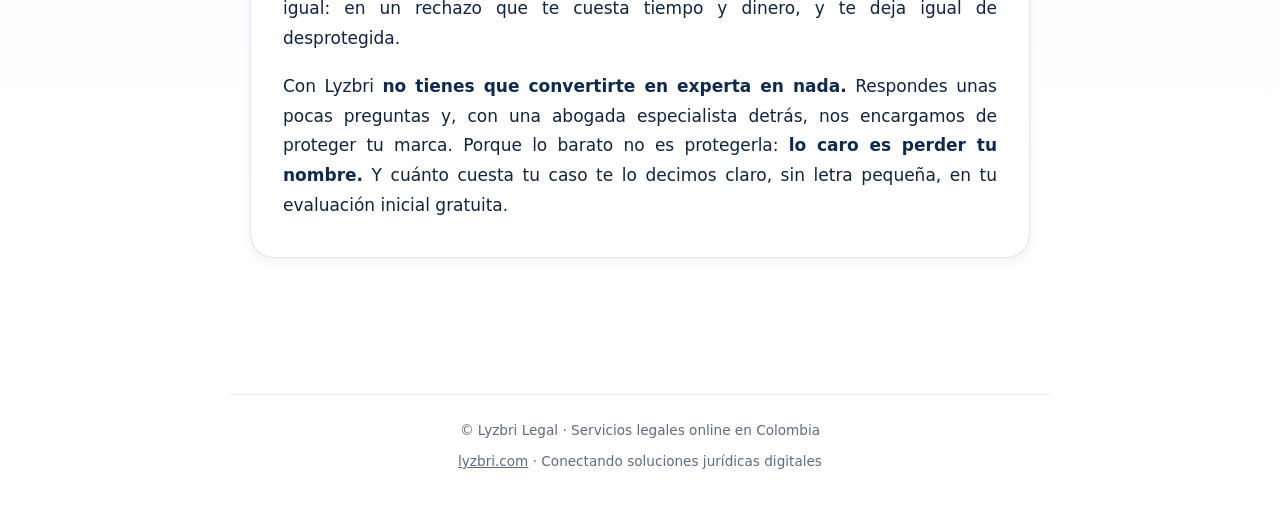
<file: despliegue-lyzbri/registro-de-marca/index.html>
<!DOCTYPE html>
<html lang="es-CO">
<head>
  <meta charset="utf-8" />
  <meta name="viewport" content="width=device-width, initial-scale=1" />
  
  <!-- ================================================================
       BLOQUE SEO — Landing Registro de Marca ante la SIC | Lyzbri
       ================================================================ -->
  <title>¿Y si mañana otro registra el nombre de tu marca? | Lyzbri Legal</title>
  <meta name="description" content="En Colombia la marca es de quien la registra primero ante la SIC. Protege tu nombre y tu logo con una abogada especialista. Evaluación inicial gratis." />
  <meta name="keywords" content="Cómo registrar una marca en la SIC en Colombia, Requisitos para registrar nombre y logo en Superintendencia, Cuánto cuesta registrar una marca en Colombia" />
  <meta name="robots" content="index, follow" />
  <link rel="canonical" href="https://lyzbri.com/registro-de-marca/" />

  <!-- Open Graph / Redes Sociales -->
  <meta property="og:type" content="website" />
  <meta property="og:site_name" content="Lyzbri Legal" />
  <meta property="og:locale" content="es_CO" />
  <meta property="og:url" content="https://lyzbri.com/registro-de-marca/" />
  <meta property="og:title" content="¿Y si mañana otro registra el nombre de tu marca? | Lyzbri Legal" />
  <meta property="og:description" content="En Colombia la marca es de quien la registra primero ante la SIC. Protege tu nombre y tu logo con una abogada especialista. Evaluación inicial gratis." />
  <meta property="og:image" content="https://lyzbri.com/og-lyzbri.jpg" />
  <meta property="og:image:width" content="1200" />
  <meta property="og:image:height" content="630" />
  <meta property="og:image:alt" content="Lyzbri: Registro de Marca ante la SIC" />

  <!-- Twitter Card -->
  <meta name="twitter:card" content="summary_large_image" />
  <meta name="twitter:title" content="¿Y si mañana otro registra el nombre de tu marca? | Lyzbri Legal" />
  <meta name="twitter:description" content="En Colombia la marca es de quien la registra primero ante la SIC. Protege tu nombre y tu logo con una abogada especialista. Evaluación inicial gratis." />
  <meta name="twitter:image" content="https://lyzbri.com/og-lyzbri.jpg" />

  <!-- Datos Estructurados JSON-LD (Schema WebPage / Service) -->
  <script type="application/ld+json">
  {
    "@context": "https://schema.org",
    "@type": "WebPage",
    "name": "¿Y si mañana otro registra el nombre de tu marca?",
    "description": "En Colombia la marca es de quien la registra primero ante la SIC. Protege tu nombre y tu logo con una abogada especialista. Evaluación inicial gratis.",
    "url": "https://lyzbri.com/registro-de-marca/",
    "inLanguage": "es-CO",
    "isPartOf": {
      "@type": "WebSite",
      "name": "Lyzbri",
      "url": "https://lyzbri.com/"
    },
    "about": {
      "@type": "Service",
      "name": "Registro de Marca ante la SIC",
      "provider": {
        "@type": "Organization",
        "name": "Lyzbri",
        "url": "https://lyzbri.com/"
      }
    }
  }
  </script>

  <style>
    /* Kit de Marca Lyzbri & Tokens CSS */
    :root {
      --bg: #F6F8FA;
      --surface: #ffffff;
      --navy: #102A4C;
      --teal: #18B8B1;
      --pink: #E96AAE;
      --lavender: #B8A7D9;
      --orange: #F2762A;
      --orange-hover: #DE6014;
      --text: #10233F;
      --muted: #5D6B83;
      --line: rgba(16, 42, 76, 0.12);
      --radius-xl: 24px;
      --radius-lg: 18px;
      --radius-md: 12px;
      --radius-sm: 8px;
      --shadow-sm: 0 4px 12px rgba(16, 42, 76, 0.05);
      --shadow-md: 0 10px 28px rgba(16, 42, 76, 0.08);
      --shadow-lg: 0 18px 46px rgba(16, 42, 76, 0.12);
    }

    * {
      box-sizing: border-box;
      margin: 0;
      padding: 0;
    }

    html {
      scroll-behavior: smooth;
      -webkit-text-size-adjust: 100%;
    }

    body {
      background-color: var(--bg);
      background-image: 
        radial-gradient(circle at 10% 0%, rgba(24, 184, 177, 0.08) 0%, transparent 40%),
        radial-gradient(circle at 90% 10%, rgba(184, 167, 217, 0.10) 0%, transparent 45%),
        linear-gradient(180deg, var(--bg) 0%, #ffffff 100%);
      color: var(--text);
      font-family: Inter, ui-sans-serif, system-ui, -apple-system, BlinkMacSystemFont, "Segoe UI", Roboto, sans-serif;
      font-size: 1.0625rem;
      line-height: 1.75;
      -webkit-font-smoothing: antialiased;
      -moz-osx-font-smoothing: grayscale;
      overflow-x: hidden;
    }

    a {
      color: var(--teal);
      text-decoration: none;
      transition: color 0.2s ease;
    }
    a:hover {
      color: var(--navy);
    }

    /* Barra Superior Minimalista */
    .topbar {
      position: sticky;
      top: 0;
      z-index: 50;
      background: rgba(255, 255, 255, 0.90);
      backdrop-filter: blur(12px);
      -webkit-backdrop-filter: blur(12px);
      border-bottom: 1px solid var(--line);
    }

    .topbar-container {
      max-width: 820px;
      margin: 0 auto;
      padding: 12px 20px;
      display: flex;
      justify-content: space-between;
      align-items: center;
      gap: 16px;
    }

    .brand {
      display: inline-flex;
      align-items: center;
      gap: 10px;
      text-decoration: none;
    }

    .brand-mark {
      width: 36px;
      height: 36px;
      border-radius: 10px;
      background: linear-gradient(135deg, var(--navy) 0%, var(--teal) 100%);
      color: #ffffff;
      display: grid;
      place-items: center;
      font-weight: 800;
      font-size: 1.15rem;
      letter-spacing: 0.02em;
      box-shadow: 0 4px 12px rgba(16, 42, 76, 0.20);
      flex: none;
    }

    .brand-text {
      display: flex;
      flex-direction: column;
    }

    .brand-title {
      font-size: 1.05rem;
      font-weight: 800;
      color: var(--navy);
      letter-spacing: -0.01em;
      line-height: 1.2;
    }

    .brand-subtitle {
      font-size: 0.75rem;
      color: var(--muted);
      font-weight: 500;
      line-height: 1.2;
    }

    .topbar-badge {
      display: inline-flex;
      align-items: center;
      gap: 6px;
      background: rgba(24, 184, 177, 0.10);
      color: var(--navy);
      padding: 5px 12px;
      border-radius: 999px;
      font-size: 0.8rem;
      font-weight: 600;
      border: 1px solid rgba(24, 184, 177, 0.25);
    }

    .topbar-dot {
      width: 8px;
      height: 8px;
      border-radius: 50%;
      background: var(--teal);
      display: inline-block;
    }

    /* Contenedor Principal */
    .main-wrap {
      max-width: 820px;
      margin: 0 auto;
      padding: 36px 20px 60px;
    }

    /* Cabecera del Artículo */
    .article-header {
      margin-bottom: 30px;
    }

    .category-tag {
      display: inline-block;
      font-size: 0.82rem;
      font-weight: 700;
      letter-spacing: 0.05em;
      text-transform: uppercase;
      color: var(--navy);
      background: rgba(24, 184, 177, 0.12);
      border: 1px solid rgba(24, 184, 177, 0.30);
      border-radius: 999px;
      padding: 4px 14px;
      margin-bottom: 16px;
    }

    h1 {
      font-size: clamp(1.85rem, 4.4vw, 2.65rem);
      line-height: 1.22;
      letter-spacing: -0.03em;
      color: var(--navy);
      margin-bottom: 20px;
      font-weight: 800;
    }

    /* Entradilla / Bloque de apertura */
    .lead-box {
      background: #ffffff;
      border: 1px solid var(--line);
      border-left: 5px solid var(--teal);
      border-radius: 0 var(--radius-md) var(--radius-md) 0;
      padding: 20px 22px;
      margin-bottom: 28px;
      box-shadow: var(--shadow-sm);
    }

    .lead-box p {
      font-size: 1.12rem;
      line-height: 1.7;
      color: var(--text);
      font-weight: 500;
    }

    /* Cuerpo del Artículo (Estrictamente Justificado) */
    .article-body {
      background: var(--surface);
      border: 1px solid var(--line);
      border-radius: var(--radius-xl);
      padding: 36px 32px;
      box-shadow: var(--shadow-sm);
      margin-bottom: 36px;
    }

    .article-body p {
      text-align: justify;
      text-justify: inter-word;
      hyphens: auto;
      -webkit-hyphens: auto;
      margin-bottom: 18px;
      color: var(--text);
    }

    .article-body p:last-child {
      margin-bottom: 0;
    }

    .article-body strong {
      font-weight: 700;
      color: var(--navy);
    }

    h2 {
      font-size: clamp(1.35rem, 3vw, 1.7rem);
      line-height: 1.3;
      letter-spacing: -0.02em;
      color: var(--navy);
      margin: 36px 0 16px;
      padding-top: 16px;
      border-top: 1px solid var(--line);
      font-weight: 800;
    }

    /* Tarjeta de Riesgo Destacado */
    .card-insight {
      background: linear-gradient(135deg, rgba(233, 106, 174, 0.05) 0%, rgba(24, 184, 177, 0.06) 100%);
      border: 1px solid rgba(24, 184, 177, 0.25);
      border-radius: var(--radius-md);
      padding: 20px 22px;
      margin: 24px 0;
    }

    .card-insight p {
      margin: 0;
      font-weight: 600;
      color: var(--navy);
      text-align: justify;
    }

    /* Bloque CTA Principal (Foco Único de Conversión) */
    .cta-card {
      background: linear-gradient(145deg, #ffffff 0%, #f4fbfb 100%);
      border: 2px solid rgba(24, 184, 177, 0.35);
      border-radius: var(--radius-xl);
      padding: 40px 28px;
      box-shadow: var(--shadow-lg);
      text-align: center;
      margin: 10px 0 36px;
      position: relative;
      overflow: hidden;
    }

    .cta-card::before {
      content: "";
      position: absolute;
      top: 0;
      left: 0;
      right: 0;
      height: 5px;
      background: linear-gradient(90deg, var(--teal), var(--orange), var(--lavender));
    }

    .cta-heading {
      font-size: clamp(1.4rem, 3.2vw, 1.85rem);
      line-height: 1.25;
      letter-spacing: -0.02em;
      color: var(--navy);
      font-weight: 800;
      margin-bottom: 12px;
    }

    .cta-subtext {
      font-size: 1.05rem;
      color: var(--muted);
      max-width: 560px;
      margin: 0 auto 26px;
      line-height: 1.6;
    }

    .btn-cta {
      display: inline-flex;
      align-items: center;
      justify-content: center;
      gap: 10px;
      background: var(--orange);
      color: #ffffff !important;
      font-size: 1.15rem;
      font-weight: 700;
      letter-spacing: -0.01em;
      padding: 16px 36px;
      min-height: 54px;
      border-radius: 999px;
      box-shadow: 0 10px 26px rgba(242, 118, 42, 0.36);
      transition: all 0.25s cubic-bezier(0.16, 1, 0.3, 1);
      cursor: pointer;
      border: none;
      text-align: center;
      text-decoration: none;
    }

    .btn-cta:hover {
      background: var(--orange-hover);
      transform: translateY(-2px);
      box-shadow: 0 16px 34px rgba(242, 118, 42, 0.44);
    }

    .btn-cta:active {
      transform: translateY(0);
      box-shadow: 0 6px 18px rgba(242, 118, 42, 0.30);
    }

    .btn-cta:focus-visible {
      outline: 3px solid var(--navy);
      outline-offset: 4px;
    }

    .cta-reassurance {
      display: flex;
      align-items: center;
      justify-content: center;
      gap: 16px;
      flex-wrap: wrap;
      margin-top: 20px;
      font-size: 0.85rem;
      color: var(--muted);
      font-weight: 500;
    }

    .reassurance-item {
      display: inline-flex;
      align-items: center;
      gap: 6px;
    }

    .reassurance-check {
      color: var(--teal);
      font-weight: 800;
    }

    /* Pie de Página Minimalista (Sin datos personales) */
    .footer {
      max-width: 820px;
      margin: 40px auto 0;
      padding: 24px 20px 40px;
      text-align: center;
      border-top: 1px solid var(--line);
      font-size: 0.85rem;
      color: var(--muted);
    }

    .footer p {
      margin-bottom: 8px;
    }

    .footer a {
      color: var(--muted);
      text-decoration: underline;
    }
    .footer a:hover {
      color: var(--navy);
    }

    /* Adaptabilidad Móvil */
    @media (max-width: 640px) {
      body {
        font-size: 1rem;
        line-height: 1.7;
      }
      .main-wrap {
        padding: 24px 16px 48px;
      }
      .article-body {
        padding: 26px 20px;
        border-radius: var(--radius-lg);
      }
      .article-body p {
        text-align: left; /* En móviles muy pequeños el text-align left evita ríos tipográficos excesivos mientras conserva la justificación en pantallas más anchas */
      }
      .cta-card {
        padding: 30px 18px;
        border-radius: var(--radius-lg);
      }
      .btn-cta {
        width: 100%;
        padding: 15px 20px;
        font-size: 1.05rem;
        white-space: normal;
      }
      .topbar-container {
        padding: 10px 16px;
      }
      .brand-title {
        font-size: 0.98rem;
      }
      .brand-subtitle {
        display: none;
      }
    }
    @media (min-width: 641px) {
      .article-body p {
        text-align: justify;
      }
    }
  </style>
</head>
<body>

  <!-- Barra Superior Minimalista -->
  <header class="topbar">
    <div class="topbar-container">
      <a class="brand" href="https://lyzbri.com/" aria-label="Lyzbri Soluciones Legales Digitales">
        <div class="brand-mark">L</div>
        <div class="brand-text">
          <span class="brand-title">Lyzbri</span>
          <span class="brand-subtitle">Soluciones legales digitales</span>
        </div>
      </a>
      <div class="topbar-badge">
        <span class="topbar-dot"></span>
        <span>Evaluación gratis</span>
      </div>
    </div>
  </header>

  <main class="main-wrap">
    
    <!-- Cabecera del Artículo -->
    <header class="article-header">
      <span class="category-tag">Registro de Marca ante la SIC</span>
      <h1>¿Y si mañana alguien más registra el nombre de tu marca?</h1>
      
      <div class="lead-box">
        <p>Le pusiste nombre a tu negocio. Diseñaste el logo. Tus clientes ya te reconocen, te recomiendan, te buscan por ese nombre. Lo construiste tú.</p>
      </div>
    </header>

    <!-- Llamado a la Acción Principal (CTA Inmediato) -->
    <section class="cta-card" aria-labelledby="cta-title">
      <h3 class="cta-heading" id="cta-title">Protege tu marca antes de que otro lo haga</h3>
      <p class="cta-subtext">Responde 2 preguntas y empieza tu evaluación inicial, sin costo. Con el respaldo de una abogada especialista.</p>
      
      <a class="btn-cta" href="https://lyzbri.com/?servicio=marca#contacto" id="btn-evaluacion-marca">
        Realiza una Evaluación inicial gratuita
      </a>

      <div class="cta-reassurance">
        <span class="reassurance-item"><span class="reassurance-check">✓</span> 100% digital</span>
        <span class="reassurance-item"><span class="reassurance-check">✓</span> Confidencial</span>
      </div>
    </section>

    <!-- Contenido del Artículo Extenso (Debajo del Botón Naranja) -->
    <article class="article-body">
      <p>Ahora imagina abrir el computador un día y descubrir que <strong>otra persona lo registró primero</strong> —y que, legalmente, el nombre por el que trabajaste años ahora es de ella—. No es mala suerte ni un caso raro: en Colombia pasa, porque <strong>la marca no es de quien la usa, sino de quien la registra.</strong></p>

      <p>Esa sola idea debería quitarte el sueño… hasta que la resuelvas.</p>

      <h2>Lo que está realmente en juego</h2>

      <p>Mientras tu nombre no esté protegido, <strong>no es tuyo</strong>: es un nombre prestado que cualquiera puede quitarte. Un competidor, o alguien de mala fe que vio que tu negocio funciona, puede quedarse con él y después exigirte que dejes de usarlo. Cambiar tu marca, tus redes, tu publicidad, empezar de cero… y haberle regalado tu reputación a otro.</p>

      <div class="card-insight">
        <p>Proteger tu marca la convierte en <strong>tuya de verdad</strong>: con derecho exclusivo de uso en toda Colombia y un activo comercial que incluso puedes vender, franquiciar o licenciar.</p>
      </div>

      <p>La diferencia entre dormir tranquila y vivir con esa angustia es una sola decisión.</p>

      <h2>No tienes que entender de trámites: para eso estamos</h2>

      <p>Intentarlo por cuenta propia, o pagar un “formato” barato, casi siempre termina igual: en un rechazo que te cuesta tiempo y dinero, y te deja igual de desprotegida.</p>

      <p>Con Lyzbri <strong>no tienes que convertirte en experta en nada.</strong> Respondes unas pocas preguntas y, con una abogada especialista detrás, nos encargamos de proteger tu marca. Porque lo barato no es protegerla: <strong>lo caro es perder tu nombre.</strong> Y cuánto cuesta tu caso te lo decimos claro, sin letra pequeña, en tu evaluación inicial gratuita.</p>
    </article>

  </main>

  <!-- Pie de Página -->
  <footer class="footer">
    <p>© Lyzbri Legal · Servicios legales online en Colombia</p>
    <p><a href="https://lyzbri.com/">lyzbri.com</a> · Conectando soluciones jurídicas digitales</p>
  </footer>

</body>
</html>
</file>
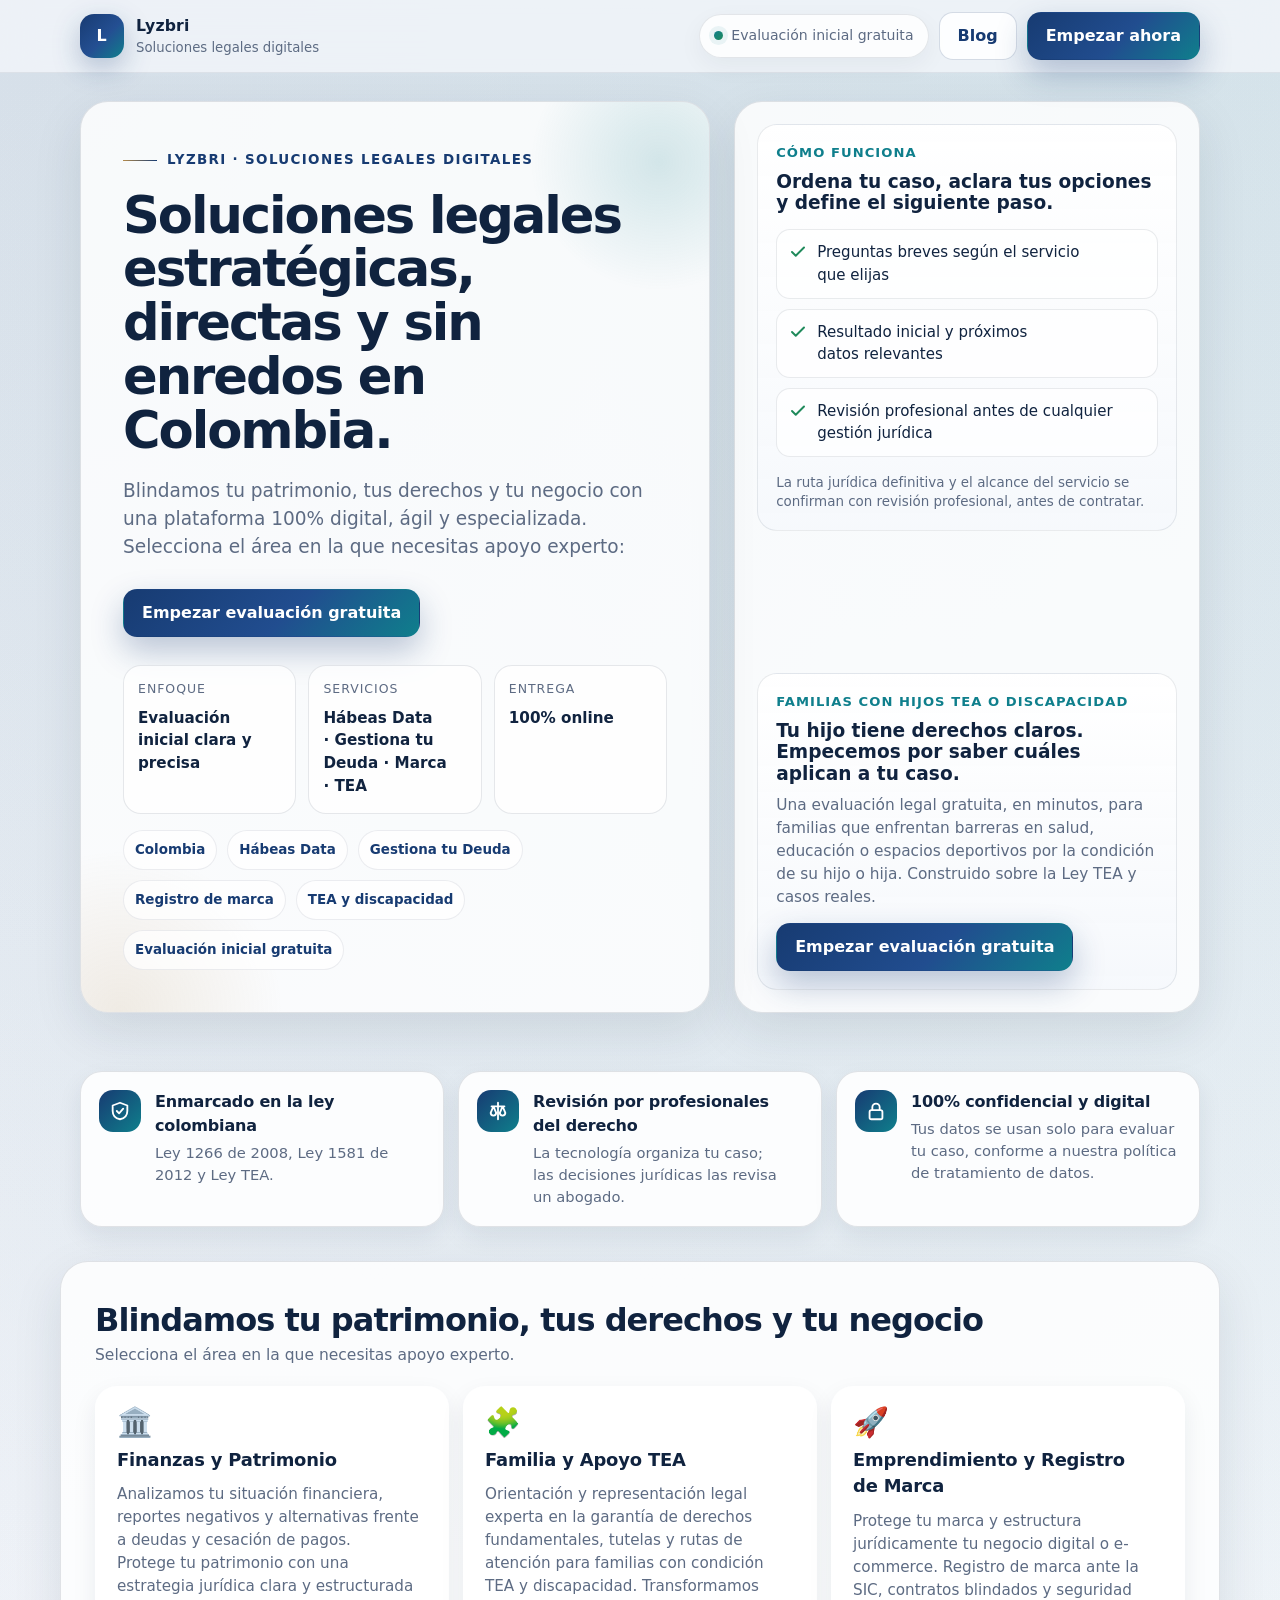
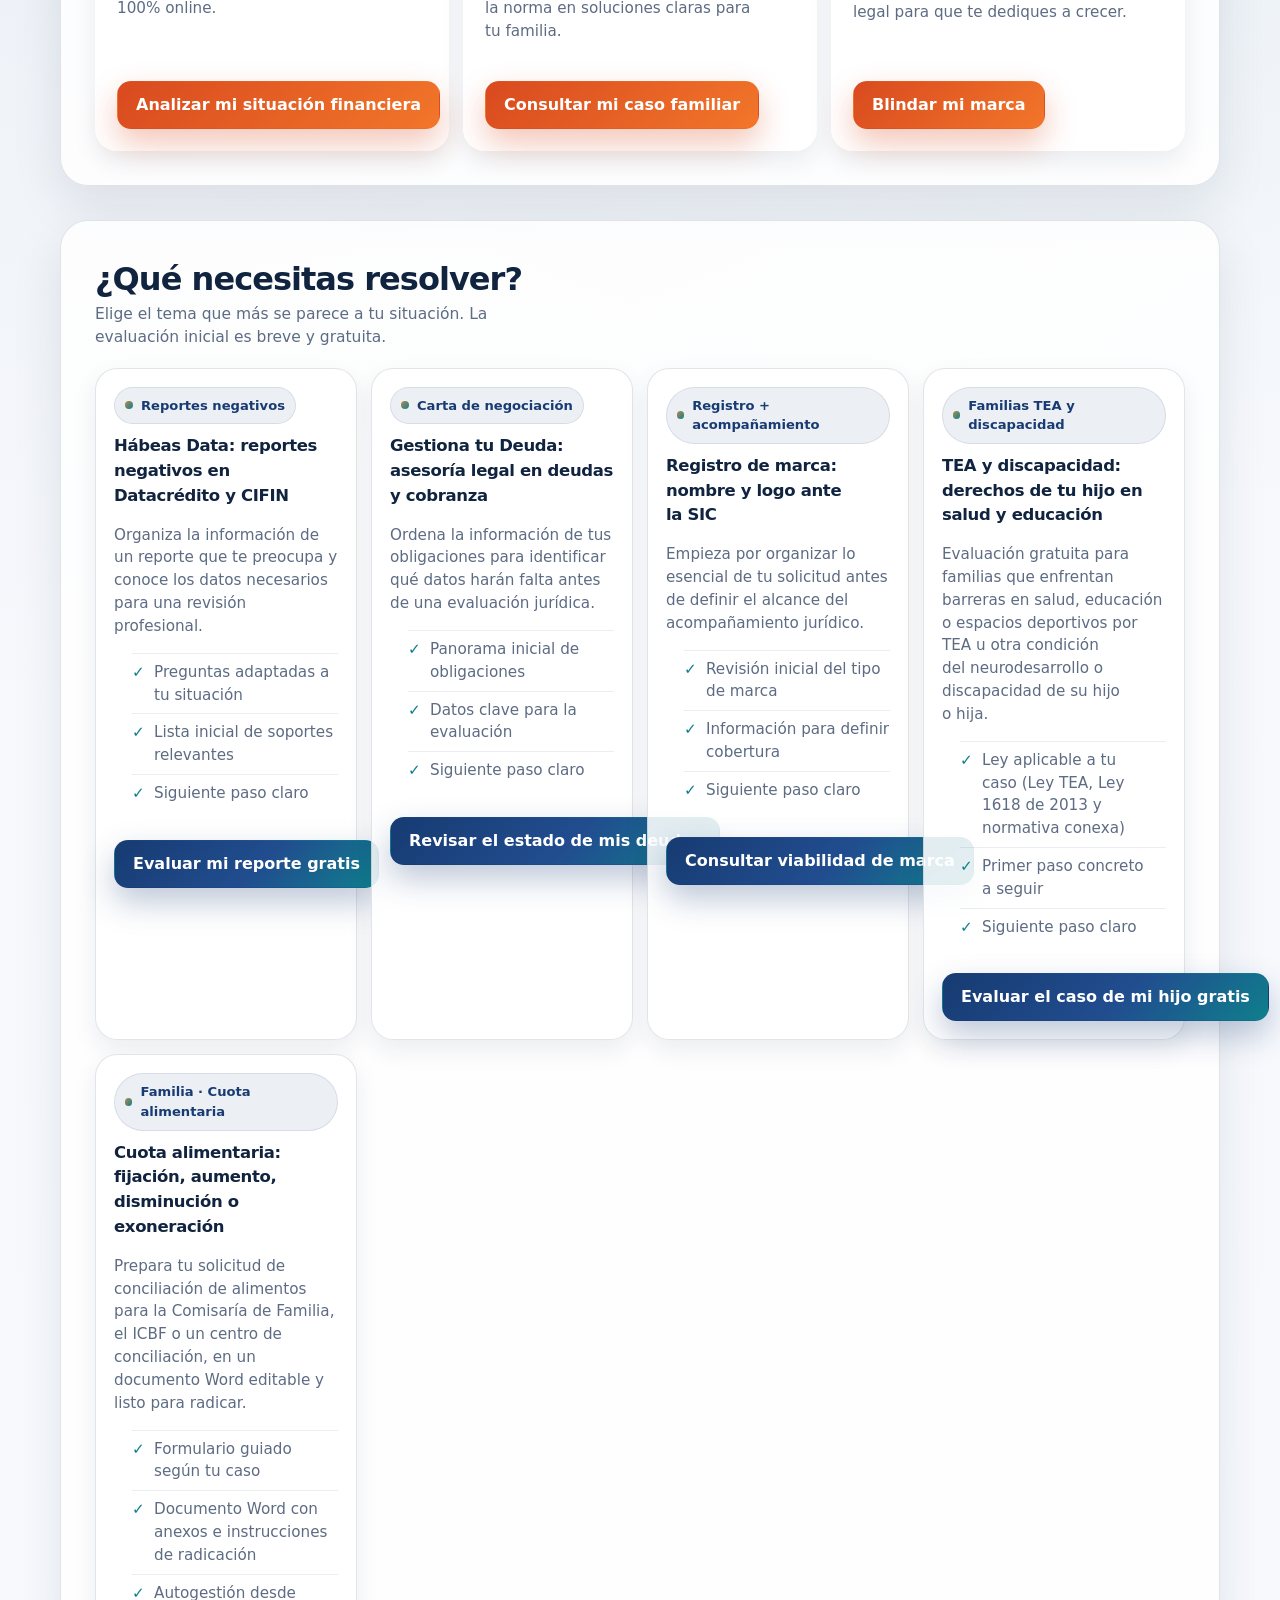
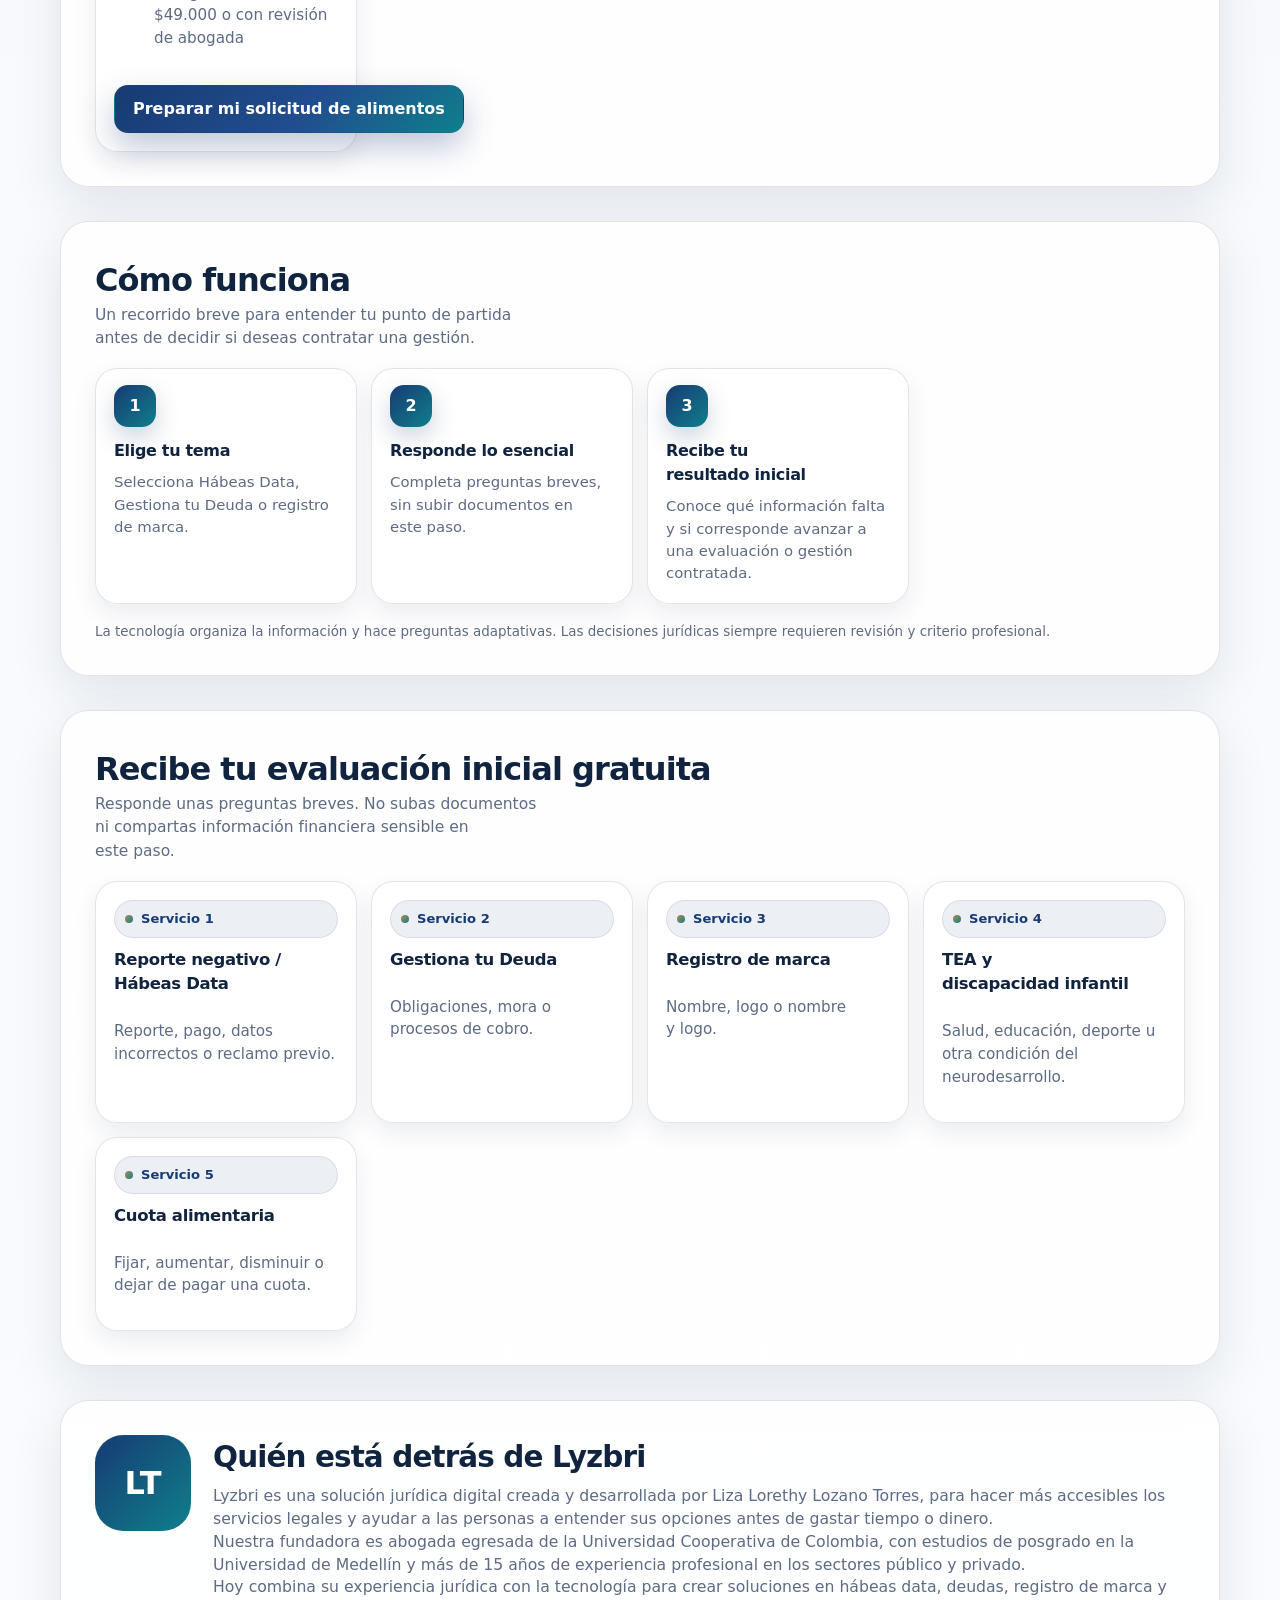
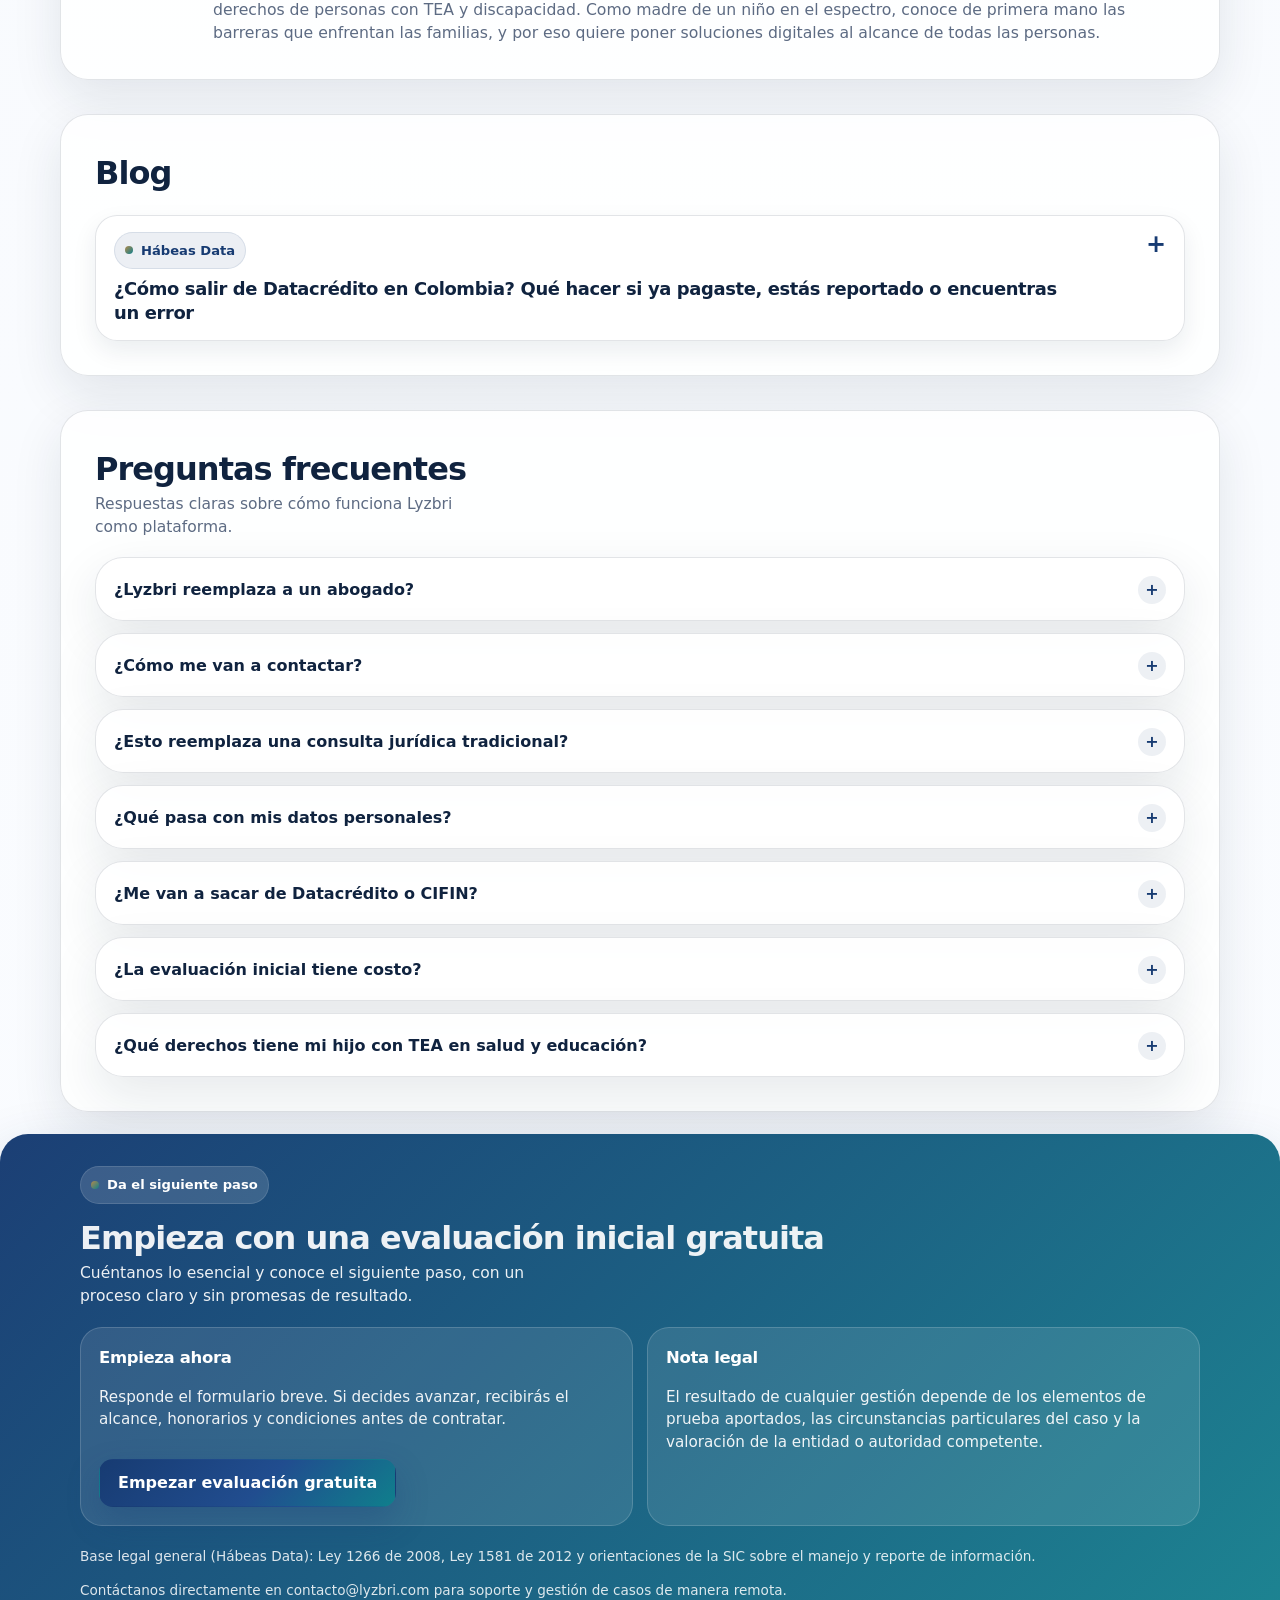
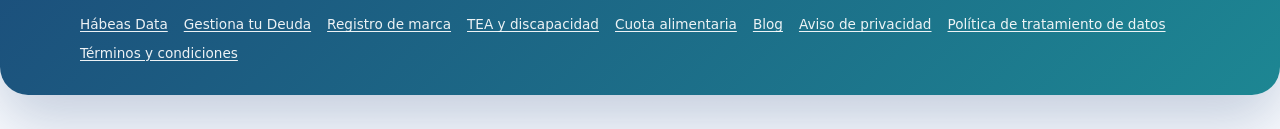
<file: backups-produccion/2026-10-02_index-produccion.html>
<!DOCTYPE html>
<html lang="es">
<head>
  <meta charset="UTF-8" />
  <meta name="viewport" content="width=device-width, initial-scale=1.0" />
  <meta name="description" content="Asesoría jurídica 100% digital. Resolvemos trámites de hábeas data, deudas, derechos TEA y registro de marcas para toda Colombia y colombianos en el exterior." />
  <title>Lyzbri | Plataforma Legal Digital: Deudas, TEA y Marcas en Colombia</title>
  <script type="application/ld+json">
  {"@context": "https://schema.org", "@type": "FAQPage", "mainEntity": [{"@type": "Question", "name": "¿Lyzbri reemplaza a un abogado?", "acceptedAnswer": {"@type": "Answer", "text": "No. Lyzbri es un punto de entrada jurídico estructurado. Cuando el caso lo requiere, la gestión es realizada o revisada por profesionales del derecho."}}, {"@type": "Question", "name": "¿Cómo me van a contactar?", "acceptedAnswer": {"@type": "Answer", "text": "A través del WhatsApp que nos dejes en el formulario. El contacto directo con nuestro equipo se habilita en las siguientes etapas del proceso, una vez precalificamos tu caso."}}, {"@type": "Question", "name": "¿Esto reemplaza una consulta jurídica tradicional?", "acceptedAnswer": {"@type": "Answer", "text": "No necesariamente. La evaluación inicial organiza la información; cualquier recomendación jurídica definitiva requiere revisión profesional."}}, {"@type": "Question", "name": "¿Qué pasa con mis datos personales?", "acceptedAnswer": {"@type": "Answer", "text": "Usamos tu información únicamente para evaluar tu caso, conforme a nuestra Política de Tratamiento de Datos y Aviso de Privacidad."}}, {"@type": "Question", "name": "¿Me van a sacar de Datacrédito o CIFIN?", "acceptedAnswer": {"@type": "Answer", "text": "No lo prometemos. Revisamos tu caso y te decimos si existe base jurídica para reclamar o corregir información reportada, según la Ley 1266 de 2008."}}, {"@type": "Question", "name": "¿La evaluación inicial tiene costo?", "acceptedAnswer": {"@type": "Answer", "text": "No. La evaluación inicial es gratuita. Si decides avanzar con un servicio pago, verás el alcance y el valor antes de contratar."}}, {"@type": "Question", "name": "¿Qué derechos tiene mi hijo con TEA en salud y educación?", "acceptedAnswer": {"@type": "Answer", "text": "Depende de tu caso. La evaluación gratuita identifica qué normas aplican (Ley TEA, Ley 1618 de 2013, Decreto 1421 de 2017, entre otras) y cuál es el primer paso concreto."}}]}
  </script>
  <style>
    :root {
      --bg: #f5f7fb;
      --bg-2: #eef3f9;
      --surface: rgba(255, 255, 255, 0.82);
      --surface-strong: #ffffff;
      --text: #10233f;
      --muted: #5d6b83;
      --line: rgba(16, 35, 63, 0.12);
      --accent: #173b72;
      --accent-2: #0f7f8c;
      --accent-3: #b38a4c;
      --success: #1f8a5b;
      --urgent: #d94a1f;
      --urgent-2: #f2762a;
      --shadow: 0 18px 50px rgba(16, 35, 63, 0.10);
      --shadow-soft: 0 10px 24px rgba(16, 35, 63, 0.08);
      --radius-xl: 28px;
      --radius-lg: 22px;
      --radius-md: 16px;
      --radius-sm: 12px;
      --container: 1160px;
    }

    * { box-sizing: border-box; }
    html { scroll-behavior: smooth; }
    body {
      margin: 0;
      font-family: Inter, ui-sans-serif, system-ui, -apple-system, BlinkMacSystemFont, "Segoe UI", sans-serif;
      color: var(--text);
      background:
        radial-gradient(circle at top left, rgba(23, 59, 114, 0.10), transparent 35%),
        radial-gradient(circle at top right, rgba(15, 127, 140, 0.10), transparent 32%),
        linear-gradient(180deg, var(--bg) 0%, #fafcff 100%);
      text-wrap: pretty;
      line-height: 1.5;
      -webkit-font-smoothing: antialiased;
      overflow-x: hidden;
    }

    a { color: inherit; text-decoration: none; }
    img { max-width: 100%; display: block; }
    button { font: inherit; }

    .shell {
      width: min(100%, var(--container));
      margin: 0 auto;
      padding: 0 20px;
    }

    .topbar {
      position: sticky;
      top: 0;
      z-index: 20;
      backdrop-filter: blur(18px);
      background: rgba(245, 247, 251, 0.75);
      border-bottom: 1px solid rgba(16, 35, 63, 0.08);
    }

    .topbar-inner {
      display: flex;
      align-items: center;
      justify-content: space-between;
      gap: 16px;
      min-height: 72px;
    }

    .brand {
      display: flex;
      align-items: center;
      gap: 12px;
      min-width: 0;
    }

    .brand-mark {
      width: 44px;
      height: 44px;
      border-radius: 14px;
      background:
        linear-gradient(135deg, var(--accent) 0%, #244f92 55%, var(--accent-2) 100%);
      color: white;
      display: grid;
      place-items: center;
      font-weight: 800;
      letter-spacing: 0.04em;
      box-shadow: 0 10px 28px rgba(23, 59, 114, 0.28);
      flex: none;
    }

    .brand-copy { min-width: 0; }
    .brand-name {
      font-size: 0.98rem;
      font-weight: 800;
      letter-spacing: 0.01em;
      margin: 0;
    }
    .brand-tag {
      font-size: 0.83rem;
      color: var(--muted);
      margin: 1px 0 0;
    }

    .top-actions {
      display: flex;
      align-items: center;
      gap: 10px;
      flex-wrap: wrap;
      justify-content: flex-end;
    }

    .pill {
      display: inline-flex;
      align-items: center;
      gap: 8px;
      padding: 10px 14px;
      border: 1px solid rgba(16, 35, 63, 0.10);
      background: rgba(255,255,255,0.80);
      border-radius: 999px;
      color: var(--muted);
      font-size: 0.88rem;
      box-shadow: 0 8px 24px rgba(16, 35, 63, 0.05);
    }

    .pill-dot {
      width: 9px;
      height: 9px;
      border-radius: 999px;
      background: linear-gradient(135deg, var(--accent-2), var(--success));
      box-shadow: 0 0 0 5px rgba(15, 127, 140, 0.08);
    }

    .hero {
      padding: 28px 0 24px;
    }

    .hero-grid {
      display: grid;
      grid-template-columns: 1.15fr 0.85fr;
      gap: 24px;
      align-items: stretch;
      min-height: calc(100svh - 96px);
    }

    .hero-main,
    .hero-aside,
    .card,
    .section-box,
    .faq-item {
      background: var(--surface);
      border: 1px solid var(--line);
      border-radius: var(--radius-xl);
      box-shadow: var(--shadow);
    }

    .hero-main {
      padding: clamp(24px, 4vw, 42px);
      display: flex;
      flex-direction: column;
      justify-content: space-between;
      position: relative;
      overflow: hidden;
      isolation: isolate;
    }

    .hero-main::before,
    .hero-main::after {
      content: "";
      position: absolute;
      inset: auto;
      border-radius: 999px;
      pointer-events: none;
      z-index: -1;
      filter: blur(0);
    }

    .hero-main::before {
      width: 260px;
      height: 260px;
      right: -80px;
      top: -70px;
      background: radial-gradient(circle, rgba(15, 127, 140, 0.16), transparent 70%);
    }

    .hero-main::after {
      width: 320px;
      height: 320px;
      left: -120px;
      bottom: -160px;
      background: radial-gradient(circle, rgba(179, 138, 76, 0.14), transparent 72%);
    }

    .eyebrow {
      display: inline-flex;
      align-items: center;
      gap: 10px;
      font-size: 0.84rem;
      font-weight: 700;
      letter-spacing: 0.10em;
      text-transform: uppercase;
      color: var(--accent);
      margin: 0 0 18px;
    }

    .eyebrow::before {
      content: "";
      width: 34px;
      height: 1px;
      background: linear-gradient(90deg, var(--accent-3), var(--accent));
    }

    h1 {
      margin: 0;
      font-size: clamp(2rem, 4vw, 3.5rem);
      line-height: 1.05;
      letter-spacing: -0.04em;
      max-width: 20ch;
    }

    .hero-copy {
      margin-top: 20px;
      max-width: 62ch;
      font-size: clamp(1rem, 1.45vw, 1.17rem);
      color: var(--muted);
    }

    .cta-row {
      display: flex;
      flex-wrap: wrap;
      gap: 12px;
      margin-top: 28px;
    }

    .btn {
      min-height: 48px;
      padding: 0 18px;
      border-radius: 14px;
      display: inline-flex;
      align-items: center;
      justify-content: center;
      gap: 10px;
      font-weight: 700;
      border: 1px solid transparent;
      transition: transform 180ms ease, box-shadow 180ms ease, background 180ms ease, border-color 180ms ease;
      cursor: pointer;
      user-select: none;
      white-space: nowrap;
    }

    .btn:hover { transform: translateY(-1px); }
    .btn:active { transform: translateY(0); }
    .btn-primary {
      background: linear-gradient(135deg, var(--accent) 0%, #214d8f 55%, var(--accent-2) 100%);
      color: #fff;
      box-shadow: 0 14px 32px rgba(23, 59, 114, 0.28);
    }
    .btn-secondary {
      background: rgba(255,255,255,0.90);
      color: var(--accent);
      border-color: rgba(23, 59, 114, 0.18);
    }
    .btn-ghost {
      background: transparent;
      color: var(--accent);
      border-color: rgba(23, 59, 114, 0.14);
    }
    .btn-urgent {
      background: linear-gradient(135deg, var(--urgent) 0%, var(--urgent-2) 100%);
      color: #fff;
      box-shadow: 0 14px 32px rgba(217, 74, 31, 0.32);
    }

    .hero-meta {
      display: grid;
      grid-template-columns: repeat(3, minmax(0, 1fr));
      gap: 12px;
      margin-top: 28px;
    }

    .meta-card {
      border-radius: 18px;
      padding: 14px 14px 15px;
      background: rgba(255,255,255,0.72);
      border: 1px solid rgba(16, 35, 63, 0.10);
    }

    .meta-label {
      display: block;
      font-size: 0.78rem;
      text-transform: uppercase;
      letter-spacing: 0.08em;
      color: var(--muted);
      margin-bottom: 8px;
    }

    .meta-value {
      font-size: 0.95rem;
      font-weight: 700;
      color: var(--text);
    }

    .hero-aside {
      padding: 22px;
      display: flex;
      flex-direction: column;
      gap: 14px;
      justify-content: space-between;
    }

    .aside-panel {
      padding: 18px;
      border-radius: 20px;
      background: linear-gradient(180deg, rgba(255,255,255,0.95), rgba(245, 248, 252, 0.90));
      border: 1px solid rgba(16, 35, 63, 0.09);
    }

    .aside-kicker {
      font-size: 0.82rem;
      font-weight: 800;
      letter-spacing: 0.08em;
      text-transform: uppercase;
      color: var(--accent-2);
      margin: 0 0 8px;
    }

    .aside-title {
      margin: 0;
      font-size: 1.16rem;
      line-height: 1.15;
    }

    .aside-text {
      margin: 10px 0 0;
      color: var(--muted);
      font-size: 0.96rem;
    }

    .checklist {
      display: grid;
      gap: 10px;
      margin-top: 16px;
    }

    .check {
      display: flex;
      gap: 10px;
      align-items: flex-start;
      padding: 11px 12px;
      border-radius: 14px;
      background: rgba(255,255,255,0.74);
      border: 1px solid rgba(16, 35, 63, 0.09);
      color: var(--text);
      font-size: 0.94rem;
    }

    .check svg {
      width: 18px;
      height: 18px;
      color: var(--success);
      flex: none;
      margin-top: 2px;
    }

    .note {
      font-size: 0.84rem;
      color: var(--muted);
      line-height: 1.45;
      margin: 0;
    }

    section {
      padding: 16px 0 0;
    }

    .section-box {
      padding: clamp(22px, 3vw, 34px);
      margin-top: 18px;
    }

    .section-head {
      display: flex;
      justify-content: space-between;
      align-items: end;
      gap: 16px;
      margin-bottom: 18px;
    }

    .section-head h2 {
      margin: 0;
      font-size: clamp(1.55rem, 2.5vw, 2.2rem);
      letter-spacing: -0.03em;
    }

    .section-head p {
      margin: 0;
      color: var(--muted);
      max-width: 46ch;
      font-size: 0.97rem;
    }

    .grid-2 {
      display: grid;
      grid-template-columns: repeat(2, minmax(0, 1fr));
      gap: 14px;
    }

    .grid-3 {
      display: grid;
      grid-template-columns: repeat(3, minmax(0, 1fr));
      gap: 14px;
    }

    .grid-4 {
      display: grid;
      grid-template-columns: repeat(4, minmax(0, 1fr));
      gap: 14px;
    }

    .grid-3 {
      display: grid;
      grid-template-columns: repeat(3, minmax(0, 1fr));
      gap: 14px;
    }
    .pillar-card {
      padding: 22px;
      border-radius: var(--radius-lg);
      background: rgba(255,255,255,0.92);
      box-shadow: var(--shadow-soft);
      display: flex;
      flex-direction: column;
      gap: 10px;
    }
    .pillar-icon { font-size: 1.8rem; line-height: 1; }
    .pillar-card h3 { margin: 0; font-size: 1.12rem; letter-spacing: -0.01em; }
    .pillar-card p { color: var(--muted); font-size: 0.95rem; margin: 0; flex: 1; }
    @media (max-width: 900px) { .grid-3 { grid-template-columns: 1fr; } }

    .card {
      padding: 18px;
      border-radius: var(--radius-lg);
      background: rgba(255,255,255,0.88);
      box-shadow: var(--shadow-soft);
    }

    .card h3 a { color: inherit; }
    .card h3 a:hover { text-decoration: underline; }
    .card h3 {
      margin: 0 0 8px;
      font-size: 1.03rem;
      letter-spacing: -0.02em;
    }

    .card p, .card li {
      color: var(--muted);
      font-size: 0.95rem;
    }

    .card ul {
      margin: 12px 0 0;
      padding-left: 18px;
    }

    .tag {
      display: inline-flex;
      align-items: center;
      gap: 8px;
      font-size: 0.82rem;
      font-weight: 700;
      color: var(--accent);
      background: rgba(23, 59, 114, 0.08);
      border: 1px solid rgba(23, 59, 114, 0.10);
      padding: 8px 10px;
      border-radius: 999px;
      margin-bottom: 10px;
    }

    .tag::before {
      content: "";
      width: 8px;
      height: 8px;
      border-radius: 999px;
      background: linear-gradient(135deg, var(--accent-3), var(--accent-2));
    }

    .steps {
      display: grid;
      grid-template-columns: repeat(4, minmax(0, 1fr));
      gap: 14px;
    }

    .step {
      position: relative;
      padding-top: 16px;
    }

    .step-num {
      width: 42px;
      height: 42px;
      border-radius: 14px;
      display: grid;
      place-items: center;
      font-weight: 800;
      color: white;
      background: linear-gradient(135deg, var(--accent), var(--accent-2));
      box-shadow: 0 10px 24px rgba(23, 59, 114, 0.22);
      margin-bottom: 12px;
    }

    .step h3 { margin: 0 0 8px; font-size: 1rem; }
    .step p { margin: 0; color: var(--muted); font-size: 0.93rem; }

    .pricing {
      display: grid;
      grid-template-columns: 1fr 1fr 1fr;
      gap: 14px;
    }

    .price-card {
      position: relative;
      overflow: hidden;
      background: rgba(255,255,255,0.9);
    }

    .price-card.featured {
      border-color: rgba(23, 59, 114, 0.22);
      box-shadow: 0 24px 58px rgba(23, 59, 114, 0.12);
    }

    .price-label {
      display: inline-flex;
      padding: 7px 10px;
      border-radius: 999px;
      background: rgba(15, 127, 140, 0.08);
      color: var(--accent-2);
      font-size: 0.78rem;
      font-weight: 800;
      letter-spacing: 0.08em;
      text-transform: uppercase;
      margin-bottom: 14px;
    }

    .price {
      margin: 8px 0 10px;
      font-size: clamp(2rem, 3vw, 2.7rem);
      font-weight: 900;
      letter-spacing: -0.05em;
    }

    .price small {
      font-size: 0.95rem;
      font-weight: 700;
      color: var(--muted);
      letter-spacing: normal;
    }

    .price-list {
      margin: 0;
      padding-left: 18px;
    }

    .price-list li + li { margin-top: 8px; }

    .faq {
      display: grid;
      gap: 12px;
    }

    .faq-item {
      padding: 18px 18px 16px;
      background: rgba(255,255,255,0.88);
    }

    .faq-item summary {
      list-style: none;
      cursor: pointer;
      display: flex;
      align-items: center;
      justify-content: space-between;
      gap: 20px;
      font-weight: 750;
    }

    .faq-item summary::-webkit-details-marker { display: none; }
    .faq-item summary::after {
      content: "+";
      width: 28px;
      height: 28px;
      display: grid;
      place-items: center;
      border-radius: 999px;
      background: rgba(23, 59, 114, 0.08);
      color: var(--accent);
      flex: none;
      transition: transform 180ms ease;
    }

    .faq-item[open] summary::after { content: "–"; }
    .faq-item p {
      margin: 12px 0 0;
      color: var(--muted);
      max-width: 70ch;
    }

    .footer-cta {
      margin: 22px 0 34px;
      padding: clamp(22px, 3.5vw, 32px);
      border-radius: 28px;
      background: linear-gradient(135deg, rgba(23, 59, 114, 0.98), rgba(15, 127, 140, 0.94));
      color: white;
      box-shadow: 0 26px 60px rgba(23, 59, 114, 0.24);
    }

    .footer-cta .section-head h2,
    .footer-cta .section-head p,
    .footer-cta .note,
    .footer-cta .card p,
    .footer-cta .card li { color: rgba(255,255,255,0.92); }

    .footer-cta .card,
    .footer-cta .section-box,
    .footer-cta .faq-item {
      background: rgba(255,255,255,0.10);
      border-color: rgba(255,255,255,0.16);
      box-shadow: none;
    }

    .footer-cta .tag {
      color: #fff;
      background: rgba(255,255,255,0.14);
      border-color: rgba(255,255,255,0.12);
    }

    .footer-cta .btn-secondary {
      background: rgba(255,255,255,0.96);
      color: var(--accent);
    }

    .footer-legal {
      margin-top: 20px;
      font-size: 0.85rem;
      color: rgba(255,255,255,0.85);
    }

    .links-row {
      display: flex;
      flex-wrap: wrap;
      gap: 8px 16px;
      margin-top: 14px;
      font-size: 0.85rem;
    }

    .links-row a {
      text-decoration: underline;
      text-underline-offset: 2px;
    }

    .footer-cta .links-row a { color: rgba(255,255,255,0.92); }

    .mobile-cta {
      display: none;
      position: fixed;
      left: 0;
      right: 0;
      bottom: 0;
      z-index: 30;
      padding: 12px 14px calc(12px + env(safe-area-inset-bottom));
      background: rgba(245, 247, 251, 0.94);
      border-top: 1px solid rgba(16, 35, 63, 0.08);
      backdrop-filter: blur(16px);
      gap: 10px;
    }

    .mobile-cta .btn {
      flex: 1;
      min-height: 48px;
    }

    .sr-only {
      position: absolute;
      width: 1px;
      height: 1px;
      padding: 0;
      margin: -1px;
      overflow: hidden;
      clip: rect(0, 0, 0, 0);
      white-space: nowrap;
      border: 0;
    }

    .fine-print {
      color: var(--muted);
      font-size: 0.86rem;
      margin-top: 10px;
    }

    .chips {
      display: flex;
      flex-wrap: wrap;
      gap: 10px;
      margin-top: 16px;
    }

    .chip {
      padding: 9px 11px;
      border-radius: 999px;
      background: rgba(255,255,255,0.74);
      border: 1px solid rgba(16, 35, 63, 0.08);
      color: var(--accent);
      font-size: 0.84rem;
      font-weight: 700;
    }

    /* --- V2: selector de servicios y formulario --- */

    .selector-card {
      display: flex;
      flex-direction: column;
      cursor: pointer;
      transition: transform 180ms ease, box-shadow 180ms ease, border-color 180ms ease, background 180ms ease;
      text-align: left;
      width: 100%;
      border: 1px solid var(--line);
    }

    .selector-card:hover { transform: translateY(-2px); }

    .selector-card.is-selected {
      border-color: var(--accent-2);
      background: rgba(15, 127, 140, 0.08);
      box-shadow: 0 18px 40px rgba(15, 127, 140, 0.16);
    }

    .selector-card .btn { margin-top: 14px; align-self: flex-start; }

    .service-includes {
      list-style: none;
      padding: 0;
      margin: 16px 0 0;
      color: var(--muted);
      font-size: 0.93rem;
    }

    .service-includes li {
      padding: 7px 0 7px 22px;
      position: relative;
      border-top: 1px solid rgba(16, 35, 63, 0.08);
    }

    .service-includes li::before {
      content: "✓";
      color: var(--accent-2);
      font-weight: 800;
      position: absolute;
      left: 0;
    }

    /* La información extensa se trasladará a páginas individuales por servicio.
       Se conserva temporalmente en el archivo para no reconstruir la landing desde cero. */
    /* ---------- GUÍAS (BLOG) ---------- */
    .guias { display:flex; flex-direction:column; gap:12px; }
    .guia { background:rgba(255,255,255,0.9); border:1px solid var(--line); border-radius:var(--radius-lg); box-shadow:var(--shadow-soft); }
    .guia summary { list-style:none; cursor:pointer; padding:16px 18px; display:flex; flex-direction:column; align-items:flex-start; gap:8px; position:relative; padding-right:48px; }
    .guia summary::-webkit-details-marker { display:none; }
    .guia summary::after { content:"+"; position:absolute; right:18px; top:16px; font-size:1.5rem; line-height:1; color:var(--accent); font-weight:700; }
    .guia[open] summary::after { content:"−"; }
    .guia summary .tag { margin:0; }
    .guia summary h3 { margin:0; font-size:1.12rem; letter-spacing:-0.02em; line-height:1.3; }
    .guia-cuerpo { padding:0 18px 20px; }
    .guia-cuerpo h4 { margin:22px 0 6px; font-size:1.08rem; letter-spacing:-0.01em; }
    .guia-cuerpo p, .guia-cuerpo li { color:var(--text); line-height:1.65; font-size:1rem; }
    .guia-cuerpo ul, .guia-cuerpo ol { padding-left:22px; margin:6px 0 0; }
    .guia-cuerpo .btn { margin-top:16px; }
    .blog-resp { background:rgba(15,127,140,0.08); border:1px solid rgba(15,127,140,0.22); border-radius:var(--radius-md); padding:14px 16px; margin:4px 0 6px; }
    .blog-resp strong { display:block; margin-bottom:6px; color:var(--accent-2); font-size:0.8rem; letter-spacing:.05em; text-transform:uppercase; }
    .blog-resp p { margin:0; }
    .legacy-service-detail { display: none; }
    .precios-grid { display:grid; grid-template-columns:repeat(2,minmax(0,1fr)); gap:14px; }
    .precios-grid .card h3 { margin:0 0 10px; }
    .precio-linea { display:flex; justify-content:space-between; gap:10px; padding:9px 0; border-top:1px solid rgba(23,59,114,0.10); font-size:0.95rem; }
    .precio-linea span:last-child { font-weight:800; white-space:nowrap; }
    .precio-linea small { display:block; font-weight:500; opacity:.75; }
    #aviso-pago { display:none; margin:18px auto 0; }
    @media (max-width: 720px) { .precios-grid { grid-template-columns:minmax(0,1fr); } }


    .form-grid {
      display: grid;
      grid-template-columns: repeat(2, minmax(0, 1fr));
      gap: 14px;
      margin-top: 6px;
    }

    .form-grid.full { grid-template-columns: 1fr; }

    .field {
      display: flex;
      flex-direction: column;
      gap: 6px;
    }

    .field label {
      font-size: 0.86rem;
      font-weight: 700;
      color: var(--text);
    }

    .field input,
    .field select,
    .field textarea {
      font: inherit;
      padding: 12px 14px;
      border-radius: 12px;
      border: 1px solid rgba(16, 35, 63, 0.18);
      background: rgba(255,255,255,0.92);
      color: var(--text);
    }

    .field textarea { resize: vertical; min-height: 88px; }

    .conditional-block {
      margin-top: 4px;
      padding-top: 4px;
    }

    /* ---------- Wizard: una pregunta por pantalla ---------- */
    .wizard-head {
      display: flex;
      align-items: center;
      justify-content: space-between;
      margin-bottom: 18px;
    }
    .btn-back {
      background: none;
      border: none;
      color: var(--muted);
      font: inherit;
      font-size: 0.9rem;
      cursor: pointer;
      padding: 6px 0;
    }
    .btn-back:hover { color: var(--accent); }

    .wizard-question {
      font-size: clamp(1.1rem, 2.2vw, 1.35rem);
      font-weight: 800;
      letter-spacing: -0.01em;
      margin: 0 0 18px;
    }

    .choice-grid {
      display: grid;
      grid-template-columns: 1fr;
      gap: 10px;
    }
    @media (min-width: 640px) {
      .choice-grid.two-col { grid-template-columns: 1fr 1fr; }
    }

    .choice-btn {
      text-align: left;
      padding: 18px 18px;
      min-height: 56px;
      border-radius: var(--radius-md);
      border: 1.5px solid var(--line);
      background: rgba(255,255,255,0.9);
      color: var(--text);
      font: inherit;
      font-size: 1rem;
      font-weight: 600;
      cursor: pointer;
      transition: border-color 150ms ease, background 150ms ease, transform 150ms ease;
    }
    .choice-btn:hover { border-color: var(--accent-2); transform: translateY(-1px); }
    .choice-btn.is-selected {
      border-color: var(--accent-2);
      background: rgba(15, 127, 140, 0.10);
    }

    .wizard-actions {
      margin-top: 22px;
      display: flex;
      flex-wrap: wrap;
      gap: 12px;
      align-items: center;
    }

    .consent-row {
      display: flex;
      gap: 10px;
      align-items: flex-start;
      margin-top: 18px;
      font-size: 0.86rem;
      color: var(--muted);
    }

    .consent-row input { margin-top: 3px; flex: none; }

    .form-actions {
      margin-top: 22px;
      display: flex;
      flex-wrap: wrap;
      align-items: center;
      gap: 14px;
    }

    .lawyer-box { display: grid; grid-template-columns: 96px 1fr; gap: 22px; align-items: start; }
    .lawyer-avatar { width: 96px; height: 96px; border-radius: 28px; display: grid; place-items: center; font-size: 2rem; font-weight: 800; color: #fff; background: linear-gradient(135deg, var(--accent), var(--accent-2)); }
    .lawyer-box h3 { margin: 0 0 4px; font-size: 1.3rem; }
    .lawyer-role { color: var(--accent-2); font-weight: 700; font-size: 0.92rem; margin: 0 0 10px; }
    @media (max-width: 700px) { .lawyer-box { grid-template-columns: 1fr; } }
    .trust { margin-top: 18px; }
    .trust-grid { display: grid; grid-template-columns: repeat(3, minmax(0, 1fr)); gap: 14px; }
    .trust-item { display: flex; gap: 14px; align-items: flex-start; padding: 18px; border-radius: var(--radius-lg); background: rgba(255,255,255,0.88); border: 1px solid var(--line); box-shadow: var(--shadow-soft); }
    .trust-icon { flex: none; width: 42px; height: 42px; border-radius: 14px; display: grid; place-items: center; color: #fff; background: linear-gradient(135deg, var(--accent), var(--accent-2)); }
    .trust-icon svg { width: 22px; height: 22px; }
    .trust-item h3 { margin: 0 0 4px; font-size: 1rem; letter-spacing: -0.01em; }
    .trust-item p { margin: 0; color: var(--muted); font-size: 0.92rem; }
    h1 { max-width: none; }

    @media (max-width: 1024px) {
      .trust-grid { grid-template-columns: 1fr; }
      .hero-grid,
      .steps,
      .pricing,
      .grid-3,
      .grid-4 { grid-template-columns: 1fr; }
      .grid-2 { grid-template-columns: 1fr; }
      .hero-grid { min-height: auto; }
      .hero-main { min-height: auto; }
      .hero-meta { grid-template-columns: 1fr; }
      .section-head { flex-direction: column; align-items: flex-start; }
      .top-actions .pill { display: none; }
    }

    @media (max-width: 700px) {
      .topbar-inner { min-height: 64px; }
      .brand-mark { width: 40px; height: 40px; border-radius: 12px; }
      .hero { padding-top: 20px; }
      h1 { font-size: clamp(1.75rem, 7.4vw, 2.2rem); line-height: 1.08; letter-spacing: -0.03em; }
      .hero-main { padding: 20px 18px; }
      .eyebrow { margin-bottom: 10px; }
      .hero-copy { margin-top: 12px; font-size: 0.98rem; }
      .cta-row { flex-direction: column; margin-top: 18px; }
      .btn { width: 100%; }
      .aside-panel { padding: 16px; }
      .section-box { padding: 20px 18px; }
      .mobile-cta { display: flex; }
      body { padding-bottom: 86px; }
      .form-grid { grid-template-columns: 1fr; }
    }

    @media (prefers-reduced-motion: reduce) {
      html { scroll-behavior: auto; }
      *, *::before, *::after {
        animation-duration: 0.001ms !important;
        animation-iteration-count: 1 !important;
        transition-duration: 0.001ms !important;
        scroll-behavior: auto !important;
      }
    }
    @media (max-width: 720px) { .top-actions { flex-wrap:nowrap; gap:8px; } .top-actions .btn { width:auto; min-height:42px; padding:0 14px; } .brand-tag { display:none; } }

    .legal{display:none;padding:28px 0}
    .legal:target{display:block}
    .legal .section-box{max-width:820px}
    .legal h2{margin-bottom:6px}
    .legal h3{margin:22px 0 6px;font-size:1.05rem}
    .legal p,.legal li{color:var(--text);line-height:1.65}
    .legal ul{padding-left:20px;margin:6px 0}
    .legal .legal-fecha{color:var(--muted);font-size:.9rem}
    .legal .legal-volver{display:inline-block;margin-top:18px;font-weight:600}
  </style>
  <script type="application/ld+json">
{
  "@context": "https://schema.org",
  "@type": "LegalService",
  "name": "Lyzbri",
  "url": "https://lyzbri.com",
  "description": "Plataforma legal digital especializada en finanzas, familia (TEA, discapacidad y cuota alimentaria) y emprendimiento.",
  "areaServed": "CO",
  "email": "contacto@lyzbri.com"
}
</script>
</head>
<body>
  <div class="topbar">
    <div class="shell topbar-inner">
      <div class="brand" aria-label="Lyzbri, soluciones legales digitales">
        <div class="brand-mark">L</div>
        <div class="brand-copy">
          <p class="brand-name">Lyzbri</p>
          <p class="brand-tag">Soluciones legales digitales</p>
        </div>
      </div>

      <div class="top-actions">
        <span class="pill"><span class="pill-dot"></span> Evaluación inicial gratuita</span>
        <a class="btn btn-secondary" href="#blog">Blog</a>
        <a class="btn btn-primary" href="#contacto">Empezar ahora</a>
      </div>
    </div>
  </div>

  <main>
    <div class="shell">
      <article id="aviso-pago" class="card"><h3>Gracias por continuar</h3><p>Cuando Wompi confirme tu pago, revisaremos tu caso y te escribiremos al WhatsApp que dejaste en el formulario.</p></article>
      <article id="formulario-detallado-container" class="card" style="display:none;"></article>
    </div>
    <section class="hero">
      <div class="shell hero-grid">
        <article class="hero-main">
          <div>
            <p class="eyebrow" id="hero-eyebrow">Lyzbri · Soluciones legales digitales</p>
            <h1 id="hero-h1">Soluciones legales estratégicas, directas y sin enredos en Colombia.</h1>
            <p class="hero-copy" id="hero-copy">
              Blindamos tu patrimonio, tus derechos y tu negocio con una plataforma 100% digital, ágil y especializada. Selecciona el área en la que necesitas apoyo experto:
            </p>

            <div class="cta-row">
              <a class="btn btn-primary" id="hero-cta" href="#contacto">Empezar evaluación gratuita</a>
            </div>

            <div class="hero-meta" aria-label="puntos clave de Lyzbri">
              <div class="meta-card">
                <span class="meta-label">Enfoque</span>
                <div class="meta-value">Evaluación inicial clara y precisa</div>
              </div>
              <div class="meta-card">
                <span class="meta-label">Servicios</span>
                <div class="meta-value">Hábeas Data · Gestiona tu Deuda · Marca · TEA</div>
              </div>
              <div class="meta-card">
                <span class="meta-label">Entrega</span>
                <div class="meta-value">100% online</div>
              </div>
            </div>
          </div>

          <div class="chips" aria-label="características de Lyzbri">
            <span class="chip">Colombia</span>
            <span class="chip">Hábeas Data</span>
            <span class="chip">Gestiona tu Deuda</span>
            <span class="chip">Registro de marca</span>
            <span class="chip">TEA y discapacidad</span>
            <span class="chip">Evaluación inicial gratuita</span>
          </div>
        </article>

        <aside class="hero-aside">
          <div class="aside-panel">
            <p class="aside-kicker">Cómo funciona</p>
            <h2 class="aside-title">Ordena tu caso, aclara tus opciones y define el siguiente paso.</h2>

            <div class="checklist">
              <div class="check">
                <svg viewBox="0 0 24 24" fill="none" aria-hidden="true"><path d="M20 6L9 17l-5-5" stroke="currentColor" stroke-width="2.6" stroke-linecap="round" stroke-linejoin="round"/></svg>
                <span>Preguntas breves según el servicio que elijas</span>
              </div>
              <div class="check">
                <svg viewBox="0 0 24 24" fill="none" aria-hidden="true"><path d="M20 6L9 17l-5-5" stroke="currentColor" stroke-width="2.6" stroke-linecap="round" stroke-linejoin="round"/></svg>
                <span>Resultado inicial y próximos datos relevantes</span>
              </div>
              <div class="check">
                <svg viewBox="0 0 24 24" fill="none" aria-hidden="true"><path d="M20 6L9 17l-5-5" stroke="currentColor" stroke-width="2.6" stroke-linecap="round" stroke-linejoin="round"/></svg>
                <span>Revisión profesional antes de cualquier gestión jurídica</span>
              </div>
            </div>

            <p class="note" style="margin-top: 16px;">
              La ruta jurídica definitiva y el alcance del servicio se confirman con revisión profesional, antes de contratar.
            </p>
          </div>

          <div class="aside-panel">
            <p class="aside-kicker">Familias con hijos TEA o discapacidad</p>
            <h2 class="aside-title">Tu hijo tiene derechos claros. Empecemos por saber cuáles aplican a tu caso.</h2>
            <p class="aside-text">
              Una evaluación legal gratuita, en minutos, para familias que enfrentan barreras en salud, educación o espacios deportivos por la condición de su hijo o hija. Construido sobre la Ley TEA y casos reales.
            </p>
            <div class="cta-row" style="margin-top: 14px;">
              <a class="btn btn-primary" href="#contacto" onclick="startWizard('tea')">Empezar evaluación gratuita</a>
            </div>
          </div>
        </aside>
      </div>
    </section>

    <section class="trust" aria-label="Confianza y marco legal">
      <div class="shell">
        <div class="trust-grid">
          <div class="trust-item">
            <span class="trust-icon"><svg viewBox="0 0 24 24" fill="none" aria-hidden="true"><path d="M12 3l8 3v6c0 4.5-3.2 8-8 9-4.8-1-8-4.5-8-9V6l8-3z" stroke="currentColor" stroke-width="2" stroke-linejoin="round"/><path d="M8.5 12l2.5 2.5 4.5-5" stroke="currentColor" stroke-width="2" stroke-linecap="round" stroke-linejoin="round"/></svg></span>
            <div><h3>Enmarcado en la ley colombiana</h3><p>Ley 1266 de 2008, Ley 1581 de 2012 y Ley TEA.</p></div>
          </div>
          <div class="trust-item">
            <span class="trust-icon"><svg viewBox="0 0 24 24" fill="none" aria-hidden="true"><path d="M12 3v18M5 7h14M7 7l-3 7a3 3 0 006 0L7 7zm10 0l-3 7a3 3 0 006 0l-3-7z" stroke="currentColor" stroke-width="2" stroke-linecap="round" stroke-linejoin="round"/></svg></span>
            <div><h3>Revisión por profesionales del derecho</h3><p>La tecnología organiza tu caso; las decisiones jurídicas las revisa un abogado.</p></div>
          </div>
          <div class="trust-item">
            <span class="trust-icon"><svg viewBox="0 0 24 24" fill="none" aria-hidden="true"><rect x="5" y="11" width="14" height="10" rx="2" stroke="currentColor" stroke-width="2"/><path d="M8 11V8a4 4 0 018 0v3" stroke="currentColor" stroke-width="2" stroke-linecap="round"/></svg></span>
            <div><h3>100% confidencial y digital</h3><p>Tus datos se usan solo para evaluar tu caso, conforme a nuestra política de tratamiento de datos.</p></div>
          </div>
        </div>
      </div>
    </section>

    <section id="pilares" aria-label="Áreas de servicio">
      <div class="shell section-box">
        <div class="section-head">
          <div>
            <h2>Blindamos tu patrimonio, tus derechos y tu negocio</h2>
            <p>Selecciona el área en la que necesitas apoyo experto.</p>
          </div>
        </div>

        <div class="grid-3">
          <article class="pillar-card">
            <span class="pillar-icon" aria-hidden="true">🏛️</span>
            <h3>Finanzas y Patrimonio</h3>
            <p>Analizamos tu situación financiera, reportes negativos y alternativas frente a deudas y cesación de pagos. Protege tu patrimonio con una estrategia jurídica clara y estructurada 100% online.</p>
            <div class="cta-row"><a class="btn btn-urgent" href="#servicios">Analizar mi situación financiera</a></div>
          </article>

          <article class="pillar-card">
            <span class="pillar-icon" aria-hidden="true">🧩</span>
            <h3>Familia y Apoyo TEA</h3>
            <p>Orientación y representación legal experta en la garantía de derechos fundamentales, tutelas y rutas de atención para familias con condición TEA y discapacidad. Transformamos la norma en soluciones claras para tu familia.</p>
            <div class="cta-row"><a class="btn btn-urgent" href="#contacto" onclick="startWizard('tea')">Consultar mi caso familiar</a></div>
          </article>

          <article class="pillar-card">
            <span class="pillar-icon" aria-hidden="true">🚀</span>
            <h3>Emprendimiento y Registro de Marca</h3>
            <p>Protege tu marca y estructura jurídicamente tu negocio digital o e-commerce. Registro de marca ante la SIC, contratos blindados y seguridad legal para que te dediques a crecer.</p>
            <div class="cta-row"><a class="btn btn-urgent" href="#contacto" onclick="startWizard('marca')">Blindar mi marca</a></div>
          </article>
        </div>
      </div>
    </section>

    <section id="servicios">
      <div class="shell section-box">
        <div class="section-head">
          <div>
            <h2>¿Qué necesitas resolver?</h2>
            <p>Elige el tema que más se parece a tu situación. La evaluación inicial es breve y gratuita.</p>
          </div>
        </div>

        <div class="grid-4">
          <article class="card">
            <span class="tag">Reportes negativos</span>
            <h3><a href="?servicio=habeas-data">Hábeas Data: reportes negativos en Datacrédito y CIFIN</a></h3>
            <p>Organiza la información de un reporte que te preocupa y conoce los datos necesarios para una revisión profesional.</p>
            <ul class="service-includes">
              <li>Preguntas adaptadas a tu situación</li>
              <li>Lista inicial de soportes relevantes</li>
              <li>Siguiente paso claro</li>
            </ul>
            <div class="cta-row"><a class="btn btn-primary" href="#contacto" onclick="startWizard('habeas-data')">Evaluar mi reporte gratis</a></div>
          </article>

          <article class="card">
            <span class="tag">Carta de negociación</span>
            <h3><a href="?servicio=deudas">Gestiona tu Deuda: asesoría legal en deudas y cobranza</a></h3>
            <p>Ordena la información de tus obligaciones para identificar qué datos harán falta antes de una evaluación jurídica.</p>
            <ul class="service-includes">
              <li>Panorama inicial de obligaciones</li>
              <li>Datos clave para la evaluación</li>
              <li>Siguiente paso claro</li>
            </ul>
            <div class="cta-row"><a class="btn btn-primary" href="#contacto" onclick="startWizard('deudas')">Revisar el estado de mis deudas</a></div>
          </article>

          <article class="card">
            <span class="tag">Registro + acompañamiento</span>
            <h3><a href="?servicio=marca">Registro de marca: nombre y logo ante la SIC</a></h3>
            <p>Empieza por organizar lo esencial de tu solicitud antes de definir el alcance del acompañamiento jurídico.</p>
            <ul class="service-includes">
              <li>Revisión inicial del tipo de marca</li>
              <li>Información para definir cobertura</li>
              <li>Siguiente paso claro</li>
            </ul>
            <div class="cta-row"><a class="btn btn-primary" href="#contacto" onclick="startWizard('marca')">Consultar viabilidad de marca</a></div>
          </article>

          <article class="card">
            <span class="tag">Familias TEA y discapacidad</span>
            <h3><a href="?servicio=tea">TEA y discapacidad: derechos de tu hijo en salud y educación</a></h3>
            <p>Evaluación gratuita para familias que enfrentan barreras en salud, educación o espacios deportivos por TEA u otra condición del neurodesarrollo o discapacidad de su hijo o hija.</p>
            <ul class="service-includes">
              <li>Ley aplicable a tu caso (Ley TEA, Ley 1618 de 2013 y normativa conexa)</li>
              <li>Primer paso concreto a seguir</li>
              <li>Siguiente paso claro</li>
            </ul>
            <div class="cta-row"><a class="btn btn-primary" href="#contacto" onclick="startWizard('tea')">Evaluar el caso de mi hijo gratis</a></div>
          </article>

          <article class="card">
            <span class="tag">Familia · Cuota alimentaria</span>
            <h3><a href="?servicio=alimentos">Cuota alimentaria: fijación, aumento, disminución o exoneración</a></h3>
            <p>Prepara tu solicitud de conciliación de alimentos para la Comisaría de Familia, el ICBF o un centro de conciliación, en un documento Word editable y listo para radicar.</p>
            <ul class="service-includes">
              <li>Formulario guiado según tu caso</li>
              <li>Documento Word con anexos e instrucciones de radicación</li>
              <li>Autogestión desde $49.000 o con revisión de abogada</li>
            </ul>
            <div class="cta-row"><a class="btn btn-primary" href="#contacto" onclick="startWizard('alimentos')">Preparar mi solicitud de alimentos</a></div>
          </article>
        </div>
      </div>
    </section>

    <section id="proceso">
      <div class="shell section-box">
        <div class="section-head">
          <div>
            <h2>Cómo funciona</h2>
            <p>Un recorrido breve para entender tu punto de partida antes de decidir si deseas contratar una gestión.</p>
          </div>
        </div>

        <div class="steps">
          <article class="card step">
            <div class="step-num">1</div>
            <h3>Elige tu tema</h3>
            <p>Selecciona Hábeas Data, Gestiona tu Deuda o registro de marca.</p>
          </article>
          <article class="card step">
            <div class="step-num">2</div>
            <h3>Responde lo esencial</h3>
            <p>Completa preguntas breves, sin subir documentos en este paso.</p>
          </article>
          <article class="card step">
            <div class="step-num">3</div>
            <h3>Recibe tu resultado inicial</h3>
            <p>Conoce qué información falta y si corresponde avanzar a una evaluación o gestión contratada.</p>
          </article>
        </div>

        <p class="note" style="margin-top: 18px;">
          La tecnología organiza la información y hace preguntas adaptativas. Las decisiones jurídicas siempre requieren revisión y criterio profesional.
        </p>
      </div>
    </section>

    <!-- ================= HÁBEAS DATA ================= -->
    <section id="habeas-data" class="legacy-service-detail">
      <div class="shell section-box">
        <div class="section-head">
          <div>
            <span class="tag">Servicio 1 · Reportes negativos</span>
            <h2>Reclamo de Hábeas Data</h2>
            <p>Revisamos tu reporte crediticio y los documentos aportados para saber si existe base jurídica para reclamar.</p>
          </div>
        </div>

        <p class="note" style="max-width: 70ch; margin-bottom: 10px; font-size: 1rem;">
          <strong>Antes de hablar de trámites:</strong> dejas de sentirte impotente frente a un reporte que no entiendes. Vas a saber con certeza en qué punto estás y qué puedes hacer al respecto.
        </p>

        <p class="note" style="max-width: 70ch; margin-bottom: 18px;">
          Revisamos el reporte y los documentos aportados, identificamos posibles inconsistencias, analizamos antecedentes relevantes y determinamos qué alternativas jurídicas pueden ser procedentes. Cuando corresponde, elaboramos o gestionamos la reclamación según el servicio contratado. No prometemos borrar reportes ni dar resultados automáticos o garantizados.
        </p>

        <div class="grid-2">
          <article class="card">
            <span class="tag">Incluye</span>
            <h3>Reclamación</h3>
            <ul>
              <li>Revisión de reporte o soportes aportados</li>
              <li>Análisis de posibles inconsistencias</li>
              <li>Clasificación del caso</li>
              <li>Recomendación del siguiente paso</li>
              <li>Redacción de reclamación inicial cuando corresponda</li>
              <li>Seguimiento básico de la respuesta</li>
            </ul>
          </article>

          <article class="card">
            <span class="tag">No incluye</span>
            <h3>Límites del producto</h3>
            <ul>
              <li>Promesa de eliminación del reporte</li>
              <li>Garantía de resultado</li>
              <li>Litigio completo</li>
              <li>Asesoría ilimitada por chat</li>
              <li>Negociación de deuda, salvo servicio adicional</li>
              <li>Acciones judiciales sin revisión profesional previa</li>
            </ul>
          </article>
        </div>

        <div class="grid-3" style="margin-top: 14px;">
          <article class="card">
            <span class="tag">Caso fuerte</span>
            <h3>Hay base para reclamar</h3>
            <ul>
              <li>La obligación ya fue pagada y el dato sigue apareciendo</li>
              <li>El reporte no tiene soporte suficiente</li>
              <li>Hay errores de identificación</li>
              <li>Hay inconsistencias en fechas, saldos o estado de la obligación</li>
            </ul>
          </article>

          <article class="card">
            <span class="tag">Caso medio</span>
            <h3>Faltan documentos o validaciones</h3>
            <ul>
              <li>La cronología no está clara</li>
              <li>Se necesita confirmar quién reportó</li>
              <li>Hace falta más evidencia</li>
              <li>Se debe revisar la legitimación para reclamar</li>
            </ul>
          </article>

          <article class="card">
            <span class="tag">Caso débil</span>
            <h3>No es viable por ahora</h3>
            <ul>
              <li>El reporte parece correcto</li>
              <li>No existe soporte mínimo</li>
              <li>El cliente solo quiere que desaparezca</li>
              <li>El problema realmente es una deuda vigente</li>
            </ul>
          </article>
        </div>

        <div class="section-head" style="margin-top: 24px;">
          <div>
            <h2 style="font-size: clamp(1.3rem, 2vw, 1.7rem);">Precio de lanzamiento</h2>
            <p>Precios de lanzamiento, sujetos a validación de mercado.</p>
          </div>
        </div>

        <div class="pricing">
          <article class="card price-card">
            <span class="price-label">Entrada</span>
            <h3>Evaluación básica</h3>
            <div class="price">COP 99.000 <small>desde</small></div>
            <ul class="price-list">
              <li>Revisión inicial</li>
              <li>Clasificación del caso</li>
              <li>Ruta recomendada</li>
            </ul>
          </article>

          <article class="card price-card featured">
            <span class="price-label">Más vendido</span>
            <h3>Reclamación</h3>
            <div class="price">COP 229.000 <small>desde</small></div>
            <ul class="price-list">
              <li>Evaluación completa</li>
              <li>Borrador de reclamación</li>
              <li>Seguimiento básico</li>
            </ul>
          </article>

          <article class="card price-card">
            <span class="price-label">Premium</span>
            <h3>Gestión completa</h3>
            <div class="price">A medida</div>
            <ul class="price-list">
              <li>Más seguimiento</li>
              <li>Más actuaciones</li>
              <li>Valor según complejidad</li>
            </ul>
          </article>
        </div>

        <div class="faq" style="margin-top: 18px;">
          <details class="faq-item">
            <summary>¿Me van a sacar de Datacrédito?</summary>
            <p>No lo prometemos. Revisamos tu caso y te decimos si existe base jurídica para reclamar o corregir información.</p>
          </details>
          <details class="faq-item">
            <summary>¿Sirve si ya hice un reclamo antes?</summary>
            <p>Sí. Podemos revisar lo que ya presentaste y definir qué faltó o cuál sería el siguiente paso.</p>
          </details>
          <details class="faq-item">
            <summary>¿Puedo contratar solo la evaluación?</summary>
            <p>Sí. La evaluación puede contratarse por separado como primer paso y luego escalarse a reclamación o seguimiento.</p>
          </details>
        </div>

        <div class="cta-row" style="margin-top: 22px;">
          <a class="btn btn-primary" href="#contacto" onclick="startWizard('habeas-data')">Quiero revisar mi caso</a>
        </div>

        <p class="footer-legal" style="color: var(--muted); margin-top: 18px;">
          Base legal: el hábeas data financiero y crediticio en Colombia está regulado por la Ley 1266 de 2008 y la Ley 1581 de 2012, con orientaciones de la Superintendencia de Industria y Comercio sobre soporte de la obligación y autorización previa para el reporte.
        </p>
      </div>
    </section>

    <!-- ================= DEUDAS ================= -->
    <section id="deudas" class="legacy-service-detail">
      <div class="shell section-box">
        <div class="section-head">
          <div>
            <span class="tag">Servicio 2 · Carta de negociación</span>
            <h2>Carta de negociación de deudas</h2>
            <p>Entiende tu situación y las alternativas jurídicas disponibles antes de tomar decisiones.</p>
          </div>
        </div>

        <p class="note" style="max-width: 70ch; margin-bottom: 10px; font-size: 1rem;">
          <strong>Antes de hablar de trámites:</strong> dejas de imaginar el peor escenario posible. En vez de la niebla, tienes un mapa claro de qué puedes hacer legalmente con lo que debes.
        </p>

        <p class="note" style="max-width: 70ch; margin-bottom: 18px;">
          Analizamos el número y tipo de tus obligaciones, saldos, mora, acreedores, procesos de cobro, tu situación económica y otros factores relevantes, para determinar qué ruta jurídica es adecuada para tu caso. No prometemos reducción de deuda ni resultados garantizados.
        </p>

        <div class="grid-2">
          <article class="card">
            <span class="tag">Qué analizamos</span>
            <h3>Evaluación de tu situación</h3>
            <ul>
              <li>Número y tipo de obligaciones</li>
              <li>Saldos y estado de mora</li>
              <li>Acreedores y procesos de cobro</li>
              <li>Situación económica general</li>
              <li>Otros factores relevantes del caso</li>
            </ul>
          </article>

          <article class="card">
            <span class="tag">No incluye</span>
            <h3>Límites del producto</h3>
            <ul>
              <li>Promesa de reducción o eliminación de deuda</li>
              <li>Negociación garantizada con acreedores</li>
              <li>Resultados garantizados</li>
              <li>Litigio automático sin revisión previa</li>
            </ul>
          </article>
        </div>

        <div class="section-head" style="margin-top: 24px;">
          <div>
            <h2 style="font-size: clamp(1.3rem, 2vw, 1.7rem);">Precio de lanzamiento</h2>
            <p>Precio de lanzamiento, sujeto a validación de mercado.</p>
          </div>
        </div>

        <div class="grid-2">
          <article class="card price-card">
            <span class="price-label">Carta de negociación</span>
            <h3>Carta de negociación de deudas</h3>
            <div class="price">COP 129.000 <small>desde</small></div>
            <ul class="price-list">
              <li>Revisión de tus obligaciones</li>
              <li>Clasificación de alternativas jurídicas</li>
              <li>Ruta de acción recomendada</li>
            </ul>
          </article>
          <article class="card">
            <h3>Nota</h3>
            <p>El valor final depende del número y complejidad de las obligaciones. Te damos una cotización clara antes de iniciar.</p>
          </article>
        </div>

        <div class="cta-row" style="margin-top: 22px;">
          <a class="btn btn-primary" href="#contacto" onclick="startWizard('deudas')">Quiero mi evaluación de deudas</a>
        </div>
      </div>
    </section>

    <!-- ================= REGISTRO DE MARCA ================= -->
    <section id="marca" class="legacy-service-detail">
      <div class="shell section-box">
        <div class="section-head">
          <div>
            <span class="tag">Servicio 3 · Registro + acompañamiento</span>
            <h2>Registro de marca con acompañamiento jurídico</h2>
            <p>Te acompañamos desde la verificación inicial hasta el seguimiento del trámite.</p>
          </div>
        </div>

        <p class="note" style="max-width: 70ch; margin-bottom: 10px; font-size: 1rem;">
          <strong>Antes de hablar de trámites:</strong> tu idea deja de ser informal. Ganas la tranquilidad de saber que lo que construiste tiene respaldo legal.
        </p>

        <p class="note" style="max-width: 70ch; margin-bottom: 18px;">
          Lyzbri ofrece acompañamiento jurídico para iniciar y gestionar el proceso de registro de marca ante la autoridad competente en Colombia. Nuestros honorarios profesionales son independientes de las tasas oficiales que cobra la autoridad por el trámite; esas tasas se pagan aparte y no están incluidas en nuestros honorarios.
        </p>

        <div class="grid-2">
          <article class="card">
            <span class="tag">Incluye</span>
            <h3>Acompañamiento en el proceso</h3>
            <ul>
              <li>Verificación preliminar de disponibilidad</li>
              <li>Asesoría sobre clase(s) y cobertura del registro</li>
              <li>Preparación y radicación de la solicitud</li>
              <li>Seguimiento del trámite ante la autoridad competente</li>
              <li>Orientación frente a requerimientos u oposiciones, según el servicio contratado</li>
            </ul>
          </article>

          <article class="card">
            <span class="tag">No incluye</span>
            <h3>Límites del producto</h3>
            <ul>
              <li>Tasas oficiales de la autoridad competente (se pagan aparte)</li>
              <li>Garantía de concesión del registro</li>
              <li>Litigios de propiedad industrial fuera del alcance contratado</li>
            </ul>
          </article>
        </div>

        <div class="section-head" style="margin-top: 24px;">
          <div>
            <h2 style="font-size: clamp(1.3rem, 2vw, 1.7rem);">Precio de lanzamiento</h2>
            <p>Honorarios de lanzamiento, sujetos a validación. No incluyen tasas oficiales.</p>
          </div>
        </div>

        <div class="grid-2">
          <article class="card price-card">
            <span class="price-label">Acompañamiento</span>
            <h3>Registro de marca</h3>
            <div class="price">Cotización personalizada</div>
            <ul class="price-list">
              <li>Verificación de disponibilidad</li>
              <li>Radicación y seguimiento</li>
              <li>Honorarios; tasas oficiales aparte</li>
            </ul>
          </article>
          <article class="card">
            <h3>Nota</h3>
            <p>El valor final depende del número de clases y la complejidad del caso. Las tasas oficiales las define la autoridad competente y no forman parte de nuestros honorarios.</p>
          </article>
        </div>

        <div class="cta-row" style="margin-top: 22px;">
          <a class="btn btn-primary" href="#contacto" onclick="startWizard('marca')">Quiero registrar mi marca</a>
        </div>
      </div>
    </section>

    <!-- ================= FORMULARIO / CONTACTO (wizard) ================= -->
    <section id="contacto">
      <div class="shell section-box">
        <div class="section-head">
          <div>
            <h2>Recibe tu evaluación inicial gratuita</h2>
            <p>Responde unas preguntas breves. No subas documentos ni compartas información financiera sensible en este paso.</p>
          </div>
        </div>

        <!-- Elegir servicio: única superficie de selección. Los anuncios llegan aquí
             ya preseleccionados por parámetro de URL (?servicio=habeas-data) y saltan
             directo a la primera pregunta, sin volver a elegir. -->
        <div class="grid-4" id="service-picker">
          <article class="card selector-card" data-service="habeas-data" onclick="startWizard('habeas-data')">
            <span class="tag">Servicio 1</span>
            <h3>Reporte negativo / Hábeas Data</h3>
            <p>Reporte, pago, datos incorrectos o reclamo previo.</p>
          </article>
          <article class="card selector-card" data-service="deudas" onclick="startWizard('deudas')">
            <span class="tag">Servicio 2</span>
            <h3>Gestiona tu Deuda</h3>
            <p>Obligaciones, mora o procesos de cobro.</p>
          </article>
          <article class="card selector-card" data-service="marca" onclick="startWizard('marca')">
            <span class="tag">Servicio 3</span>
            <h3>Registro de marca</h3>
            <p>Nombre, logo o nombre y logo.</p>
          </article>
          <article class="card selector-card" data-service="tea" onclick="startWizard('tea')">
            <span class="tag">Servicio 4</span>
            <h3>TEA y discapacidad infantil</h3>
            <p>Salud, educación, deporte u otra condición del neurodesarrollo.</p>
          </article>
          <article class="card selector-card" data-service="alimentos" onclick="startWizard('alimentos')">
            <span class="tag">Servicio 5</span>
            <h3>Cuota alimentaria</h3>
            <p>Fijar, aumentar, disminuir o dejar de pagar una cuota.</p>
          </article>
        </div>

        <!-- Wizard: una pregunta por pantalla, respuestas grandes, avance automático -->
        <div id="wizard-card" class="card" style="margin-top: 18px; display:none;">
          <div class="wizard-head">
            <button type="button" class="btn-back" id="wizardBack" onclick="wizardBack()" style="visibility:hidden;">← Atrás</button>
            <span class="note" id="wizardProgress"></span>
          </div>

          <div id="wizardStepBody"></div>
        </div>

        <!-- Resultado: una sola acción hacia el pago -->
        <article id="form-confirmacion" class="card" style="margin-top: 18px; display:none;">
          <span class="tag" id="resultado-etiqueta">Resultado inicial</span>
          <h3 id="resultado-titulo">Tu evaluación inicial está lista.</h3>
          <p id="resultado-descripcion"></p>
          <p class="fine-print" id="resultado-nota">Este resultado organiza la información disponible; la viabilidad jurídica y el alcance final requieren revisión profesional.</p>
          <div class="form-actions" style="margin-top:18px;">
            <a class="btn btn-primary" id="resultado-pago" href="#" target="_blank" rel="noopener">Continuar al pago</a>
          </div>
          <p class="fine-print">Wompi te permitirá pagar con PSE, Botón Bancolombia, Nequi o tarjeta en el siguiente paso.</p>
        </article>
      </div>
    </section>

    <section id="abogada">
      <div class="shell section-box">
        <div class="lawyer-box">
          <div class="lawyer-avatar" aria-hidden="true">LT</div>
          <div>
            <h2 style="margin:0 0 6px;font-size:clamp(1.4rem,2.3vw,1.9rem);letter-spacing:-0.03em;">Quién está detrás de Lyzbri</h2>
            <p class="note" style="font-size:0.98rem;">
              Lyzbri es una solución jurídica digital creada y desarrollada por Liza Lorethy Lozano Torres, para hacer más accesibles los servicios legales y ayudar a las personas a entender sus opciones antes de gastar tiempo o dinero.
            </p>
            <p class="note" style="font-size:0.98rem;">
              Nuestra fundadora es abogada egresada de la Universidad Cooperativa de Colombia, con estudios de posgrado en la Universidad de Medellín y más de 15 años de experiencia profesional en los sectores público y privado.
            </p>
            <p class="note" style="font-size:0.98rem;">
              Hoy combina su experiencia jurídica con la tecnología para crear soluciones en hábeas data, deudas, registro de marca y derechos de personas con TEA y discapacidad. Como madre de un niño en el espectro, conoce de primera mano las barreras que enfrentan las familias, y por eso quiere poner soluciones digitales al alcance de todas las personas.
            </p>
          </div>
        </div>
      </div>
    </section>

    <section id="blog">
      <div class="shell section-box">
        <div class="section-head">
          <div>
            <h2>Blog</h2>
          </div>
        </div>
        <p class="note" id="blog-vacio">Muy pronto publicaremos aquí nuestros primeros artículos.</p>
        <div class="guias">
        <details class="guia" id="como-salir-de-datacredito" data-servicio="habeas-data">
          <summary><span class="tag">Hábeas Data</span><h3>¿Cómo salir de Datacrédito en Colombia? Qué hacer si ya pagaste, estás reportado o encuentras un error</h3></summary>
          <div class="guia-cuerpo">
            <div class="blog-resp"><strong>Respuesta corta</strong><p>Depende de tu situación. Pagar no borra de inmediato el antecedente negativo: como regla general permanece el doble del tiempo de la mora, con un máximo de cuatro años desde el pago, y caduca a los ocho años desde que la obligación entró en mora (Ley 1266 de 2008, modificada por la Ley 2157 de 2021). Si la información es incorrecta, está desactualizada o la deuda no es tuya, puedes presentar un reclamo de hábeas data.</p></div>
            <p>Guía jurídica actualizada a septiembre de 2026 sobre reportes negativos, permanencia del dato, reclamos, rectificación y actualización de información en centrales de riesgo. Por Liza Lorethy Lozano Torres.</p>
            <a class="btn btn-primary" href="/blog/como-salir-de-datacredito.html">Leer la guía completa</a>
          </div>
        </details>
        <!-- =====================================================================
             COMO AGREGAR UN ARTICULO
             1. Copia el bloque de ejemplo de abajo, desde details hasta /details,
                y pegalo dentro de esta caja "guias", arriba de este comentario.
                No copies los signos de apertura y cierre del comentario.
             2. Cambia: el id (sin espacios ni tildes), el titulo (h3), la respuesta
                corta, los subtitulos (h4) y el texto.
             3. Si quieres que el boton final abra la evaluacion de un servicio, deja
                el boton y cambia ?servicio= y data-cta (habeas-data, deudas, marca
                o tea). Si no lo quieres, borra la linea del boton.
             4. Al agregar el primer articulo, el mensaje "Muy pronto publicaremos"
                desaparece solo.
             El articulo se enlaza con  tu-pagina.html#id-del-articulo
             Sin promesas de resultado (Ley 1123 de 2007).

             EJEMPLO
             <details class="guia" id="titulo-corto-del-articulo" data-servicio="habeas-data">
               <summary><span class="tag">Habeas Data</span><h3>Titulo del articulo</h3></summary>
               <div class="guia-cuerpo">
                 <div class="blog-resp"><strong>Respuesta corta</strong><p>Respuesta directa en 2 o 3 frases.</p></div>
                 <h4>Subtitulo</h4>
                 <p>Texto del articulo.</p>
                 <a class="btn btn-primary" href="?servicio=habeas-data" data-cta="habeas-data">Evaluar mi reporte gratis</a>
               </div>
             </details>
             ===================================================================== -->
        </div>
      </div>
    </section>

    <section id="faq">
      <div class="shell section-box">
        <div class="section-head">
          <div>
            <h2>Preguntas frecuentes</h2>
            <p>Respuestas claras sobre cómo funciona Lyzbri como plataforma.</p>
          </div>
        </div>

        <div class="faq">
          <details class="faq-item">
            <summary>¿Lyzbri reemplaza a un abogado?</summary>
            <p>No. Lyzbri es un punto de entrada jurídico estructurado. Cuando el caso lo requiere, la gestión es realizada o revisada por profesionales del derecho.</p>
          </details>
          <details class="faq-item">
            <summary>¿Cómo me van a contactar?</summary>
            <p>A través del WhatsApp que nos dejes en el formulario. El contacto directo con nuestro equipo se habilita en las siguientes etapas del proceso, una vez precalificamos tu caso.</p>
          </details>
          <details class="faq-item">
            <summary>¿Esto reemplaza una consulta jurídica tradicional?</summary>
            <p>No necesariamente. La evaluación inicial organiza la información; cualquier recomendación jurídica definitiva requiere revisión profesional.</p>
          </details>
          <details class="faq-item">
            <summary>¿Qué pasa con mis datos personales?</summary>
            <p>Usamos tu información únicamente para evaluar tu caso, conforme a nuestra Política de Tratamiento de Datos y Aviso de Privacidad.</p>
          </details>
          <details class="faq-item">
            <summary>¿Me van a sacar de Datacrédito o CIFIN?</summary>
            <p>No lo prometemos. Revisamos tu caso y te decimos si existe base jurídica para reclamar o corregir información reportada, según la Ley 1266 de 2008.</p>
          </details>
          <details class="faq-item">
            <summary>¿La evaluación inicial tiene costo?</summary>
            <p>No. La evaluación inicial es gratuita. Si decides avanzar con un servicio pago, verás el alcance y el valor antes de contratar.</p>
          </details>
          <details class="faq-item">
            <summary>¿Qué derechos tiene mi hijo con TEA en salud y educación?</summary>
            <p>Depende de tu caso. La evaluación gratuita identifica qué normas aplican (Ley TEA, Ley 1618 de 2013, Decreto 1421 de 2017, entre otras) y cuál es el primer paso concreto.</p>
          </details>
        </div>
      </div>
    </section>

    <section class="footer-cta">
      <div class="shell">
        <div class="section-head">
          <div>
            <span class="tag">Da el siguiente paso</span>
            <h2>Empieza con una evaluación inicial gratuita</h2>
            <p>Cuéntanos lo esencial y conoce el siguiente paso, con un proceso claro y sin promesas de resultado.</p>
          </div>
        </div>

        <div class="grid-2">
          <article class="card">
            <h3>Empieza ahora</h3>
            <p>Responde el formulario breve. Si decides avanzar, recibirás el alcance, honorarios y condiciones antes de contratar.</p>
            <div class="cta-row">
              <a class="btn btn-primary" href="#contacto">Empezar evaluación gratuita</a>
            </div>
          </article>
          <article class="card">
            <h3>Nota legal</h3>
            <p>
              El resultado de cualquier gestión depende de los elementos de prueba aportados, las circunstancias particulares del caso y la valoración de la entidad o autoridad competente.
            </p>
          </article>
        </div>

        <p class="footer-legal">
          Base legal general (Hábeas Data): Ley 1266 de 2008, Ley 1581 de 2012 y orientaciones de la SIC sobre el manejo y reporte de información.
        </p>
        <p class="footer-legal" style="margin-top:6px;">
          Contáctanos directamente en <a href="mailto:contacto@lyzbri.com">contacto@lyzbri.com</a> para soporte y gestión de casos de manera remota.
        </p>
        <div class="links-row">
          <a href="?servicio=habeas-data">Hábeas Data</a>
          <a href="?servicio=deudas">Gestiona tu Deuda</a>
          <a href="?servicio=marca">Registro de marca</a>
          <a href="?servicio=tea">TEA y discapacidad</a>
          <a href="?servicio=alimentos">Cuota alimentaria</a>
          <a href="#blog">Blog</a>
          <a href="#aviso-privacidad">Aviso de privacidad</a>
          <a href="#politica-datos">Política de tratamiento de datos</a>
          <a href="#terminos">Términos y condiciones</a>
        </div>
      </div>
    </section>

    <section id="aviso-privacidad" class="legal">
      <div class="shell section-box">
        <h2>Aviso de privacidad</h2>
        <p class="legal-fecha">Última actualización: 18 de septiembre de 2026</p>
        <h3>Responsable del tratamiento</h3>
        <p>Lyzbri Legal (en adelante, “Lyzbri”) es una plataforma digital de servicios jurídicos desarrollada para facilitar el acceso a soluciones legales en Colombia, mediante la prestación de servicios jurídicos de forma 100% online, clara, ágil y accesible.</p>
        <h3>Para qué usamos tus datos</h3>
        <ul>
          <li>Realizar la evaluación inicial gratuita de tu caso y orientarte sobre la ruta jurídica que aplica.</li>
          <li>Contactarte por WhatsApp para dar continuidad a tu solicitud.</li>
          <li>Gestionar el pago y la prestación del servicio que contrates.</li>
          <li>Cumplir obligaciones legales, contables y tributarias.</li>
        </ul>
        <h3>Datos sensibles y de menores</h3>
        <p>Algunos servicios (por ejemplo, TEA y discapacidad) pueden implicar datos de salud, que son datos sensibles. Su suministro es voluntario: no estás obligado a entregarlos, pero sin ellos puede no ser posible orientar tu caso. Si el caso involucra a un niño, niña o adolescente, los datos deben ser suministrados por su padre, madre o representante legal, y se tratarán respetando el interés superior del menor.</p>
        <h3>Tus derechos</h3>
        <p>Como titular puedes conocer, actualizar, rectificar y suprimir tus datos, solicitar prueba de la autorización, ser informado del uso que se les ha dado, revocar la autorización y presentar quejas ante la Superintendencia de Industria y Comercio (SIC).</p>
        <p>Puedes ejercer tus derechos escribiéndonos por el WhatsApp o el formulario de contacto de esta plataforma, indicando tu nombre, el derecho que deseas ejercer y una descripción clara de tu solicitud. Para proteger tu información, podremos pedirte datos que nos permitan verificar tu identidad.</p>
        <p>El detalle completo está en nuestra <a href="#politica-datos">Política de tratamiento de datos</a>.</p>

        <a class="legal-volver" href="#top">Volver al inicio</a>
      </div>
    </section>

    <section id="politica-datos" class="legal">
      <div class="shell section-box">
        <h2>Política de tratamiento de datos personales</h2>
        <p class="legal-fecha">Última actualización: 18 de septiembre de 2026</p>
        <h3>Responsable del tratamiento</h3>
        <p>Lyzbri Legal (en adelante, “Lyzbri”) es una plataforma digital de servicios jurídicos operada por una persona natural, abogada en ejercicio, con domicilio en Colombia.</p>
        <p>Para efectos del tratamiento de datos personales, Lyzbri actúa como responsable del tratamiento de la información recopilada a través de la plataforma y de los canales digitales asociados a sus servicios.</p>
        <p>Lyzbri presta sus servicios exclusivamente por medios digitales y no cuenta con una sede física de atención al público.</p>
        <h3>1. Marco legal</h3>
        <p>Esta política se expide conforme al artículo 15 de la Constitución Política, la Ley 1581 de 2012, el Decreto 1377 de 2013 (compilado en el Decreto 1074 de 2015) y, en lo pertinente, la Ley 1266 de 2008.</p>
        <h3>2. Datos que recolectamos</h3>
        <ul>
          <li>Datos de identificación y contacto: nombre y número de WhatsApp.</li>
          <li>Información del caso que tú nos suministras al responder la evaluación inicial y, si contratas, los documentos y hechos que aportes.</li>
          <li>Datos sensibles, solo si tú los suministras y cuando el servicio los requiera (por ejemplo, información de salud o discapacidad).</li>
          <li>Datos de niños, niñas y adolescentes, únicamente cuando su representante legal los entregue para atender el caso.</li>
          <li>Datos de pago: el pago se procesa a través de Wompi. Lyzbri no recibe ni almacena números de tarjeta ni credenciales bancarias; solo conoce el estado y la referencia de la transacción.</li>
        </ul>
        <h3>3. Finalidades</h3>
        <ul>
          <li>Realizar la evaluación inicial gratuita y orientar el caso.</li>
          <li>Contactarte y hacer seguimiento a tu solicitud.</li>
          <li>Prestar el servicio contratado, incluida la elaboración de documentos y la gestión ante entidades cuando así se acuerde.</li>
          <li>Confirmar pagos y cumplir obligaciones contables y tributarias.</li>
          <li>Atender consultas, reclamos y solicitudes de los titulares.</li>
        </ul>
        <h3>4. Autorización</h3>
        <p>El tratamiento requiere tu autorización previa, expresa e informada, que otorgas al marcar la casilla de autorización en el formulario. Al tratarse de datos sensibles, te informamos que no estás obligado a autorizar su tratamiento y que la finalidad es exclusivamente atender tu caso. Puedes revocar la autorización en cualquier momento, salvo cuando exista un deber legal o contractual de conservar la información.</p>
        <h3>5. Derechos del titular</h3>
        <ul>
          <li>Conocer, actualizar y rectificar tus datos.</li>
          <li>Solicitar prueba de la autorización otorgada.</li>
          <li>Ser informado, previa solicitud, del uso dado a tus datos.</li>
          <li>Presentar quejas ante la Superintendencia de Industria y Comercio por infracciones a la ley, una vez agotado el trámite de consulta o reclamo ante el responsable.</li>
          <li>Revocar la autorización y solicitar la supresión de tus datos cuando no se respeten los principios y garantías legales.</li>
          <li>Acceder gratuitamente a tus datos personales objeto de tratamiento.</li>
        </ul>
        <h3>6. Procedimiento para consultas y reclamos</h3>
        <p>Puedes ejercer tus derechos escribiéndonos por el WhatsApp o el formulario de contacto de esta plataforma, indicando tu nombre, el derecho que deseas ejercer y una descripción clara de tu solicitud. Para proteger tu información, podremos pedirte datos que nos permitan verificar tu identidad.</p>
        <p>Las consultas se responderán en un máximo de diez (10) días hábiles contados desde su recibo, prorrogables por cinco (5) días hábiles más si informamos los motivos de la demora. Los reclamos de rectificación, actualización o supresión se resolverán en un máximo de quince (15) días hábiles, prorrogables por ocho (8) días hábiles más en los términos de la ley. Si el reclamo está incompleto, te pediremos subsanarlo dentro de los cinco (5) días siguientes a su recibo.</p>
        <h3>7. Seguridad, conservación y terceros</h3>
        <p>Aplicamos medidas razonables para proteger la información contra acceso no autorizado, pérdida o uso indebido. Conservamos tus datos durante el tiempo necesario para las finalidades descritas y los plazos legales aplicables. Solo compartimos información con terceros cuando es necesario para prestar el servicio (por ejemplo, la pasarela de pagos Wompi y la plataforma de gestión de contactos HubSpot, cuyos servidores pueden estar ubicados fuera de Colombia) o cuando una autoridad competente lo exija. No vendemos tus datos.</p>
        <h3>8. Vigencia y cambios</h3>
        <p>Esta política rige desde la fecha de su última actualización. Cualquier cambio sustancial se publicará en esta página.</p>

        <a class="legal-volver" href="#top">Volver al inicio</a>
      </div>
    </section>

    <section id="terminos" class="legal">
      <div class="shell section-box">
        <h2>Términos y condiciones</h2>
        <p class="legal-fecha">Última actualización: 18 de septiembre de 2026</p>
        <h3>1. Quién presta el servicio</h3>
        <p>Lyzbri Legal es una plataforma digital de servicios jurídicos operada por una abogada en ejercicio, persona natural con domicilio en Colombia.</p>
        <p>El acceso, navegación y uso de este sitio web, así como la solicitud o contratación de cualquiera de los servicios ofrecidos a través de Lyzbri, implica la aceptación expresa de estos Términos y Condiciones. Si no estás de acuerdo con alguna de sus disposiciones, debes abstenerte de utilizar la plataforma o contratar sus servicios.</p>
        <h3>2. Naturaleza de la evaluación inicial</h3>
        <p>La evaluación inicial es gratuita y tiene carácter orientativo, con base en la información que tú suministras. No constituye por sí sola un concepto jurídico, ni genera relación abogado-cliente, ni garantiza la viabilidad de tu caso.</p>
        <h3>3. Servicios</h3>
        <p>Los servicios disponibles (Hábeas Data, Gestiona tu Deuda, Registro de marca y TEA y discapacidad) se describen en el sitio. El alcance específico de cada servicio es el que se te informa antes de pagar. Lyzbri presta servicios de medios y no de resultado: no se garantiza ningún resultado, decisión favorable, tiempo de respuesta de entidades ni éxito de trámite alguno, pues dependen de las pruebas aportadas, las circunstancias del caso y la decisión de la autoridad competente.</p>
        <h3>4. Tus obligaciones</h3>
        <p>Debes suministrar información veraz, completa y actualizada, y los documentos que se requieran. Lyzbri no es responsable por las consecuencias de información falsa o incompleta.</p>
        <h3>5. Precios y pago</h3>
        <p>El precio del servicio se te muestra al momento de contratar, antes de pagar, en pesos colombianos. Los pagos se realizan a través de la pasarela Wompi; Lyzbri no almacena datos de tu tarjeta ni de tu cuenta. Cuando el precio se anuncie como "Desde", el valor final se te informará antes del pago según la complejidad del caso.</p>
        <h3>6. Retracto y devoluciones</h3>
        <p>Si contratas a distancia, tienes derecho de retracto en los términos del artículo 47 de la Ley 1480 de 2011 (Estatuto del Consumidor), salvo las excepciones legales, entre ellas los servicios cuya prestación haya comenzado con tu consentimiento. Para ejercerlo, escríbenos por el WhatsApp o el formulario de contacto de la plataforma.</p>
        <h3>7. Propiedad intelectual</h3>
        <p>Los contenidos, textos, diseño y marca de Lyzbri pertenecen a su titular. Los documentos que elaboremos para ti son para tu uso en el caso contratado.</p>
        <h3>8. Confidencialidad y datos personales</h3>
        <p>Tratamos tu información con reserva y conforme a nuestra <a href="#politica-datos">Política de tratamiento de datos</a> y nuestro <a href="#aviso-privacidad">Aviso de privacidad</a>.</p>
        <h3>9. Limitación de responsabilidad</h3>
        <p>En la medida permitida por la ley, Lyzbri no responde por decisiones de terceros o entidades, por demoras ajenas a su control ni por el uso que hagas de la información del sitio sin asesoría profesional adicional. Nada de lo aquí dispuesto limita derechos irrenunciables que la ley te reconoce como consumidor.</p>
        <h3>10. Ley aplicable y jurisdicción</h3>
        <p>Estos términos se rigen por las leyes de la República de Colombia. Cualquier controversia se someterá a las autoridades competentes de Colombia, sin perjuicio de tu derecho a acudir a la Superintendencia de Industria y Comercio como autoridad de protección al consumidor.</p>
        <h3>11. Cambios</h3>
        <p>Podemos actualizar estos términos; la versión vigente es la publicada en esta página.</p>

        <a class="legal-volver" href="#top">Volver al inicio</a>
      </div>
    </section>
  </main>

  <div class="mobile-cta" aria-label="acciones rápidas en celular">
    <a class="btn btn-primary" id="mobile-cta-btn" href="#contacto">Empezar evaluación gratuita</a>
  </div>

  <script>
    // =========================================================================
    // CONFIGURACIÓN DE PAGO (WOMPI)
    // -------------------------------------------------------------------------
    // Llave pública de pruebas (sandbox) puesta. Para cobrar de verdad, reemplazar por la de producción.
    // La encuentras en tu panel de Wompi > Configuración > Llaves API.
    // Con esta llave, el link de checkout deja a la persona elegir PSE, Botón
    // Bancolombia, Nequi o tarjeta directamente en Wompi — no se construyen
    // botones separados aquí.
    // =========================================================================
    var WOMPI_PUBLIC_KEY = "pub_test_TL847L1p5HtyqRkYPLPxIYWY9JQ3X95M"; // llave PÚBLICA de PRUEBAS (sandbox). Antes de vender de verdad, cambiar por la de producción (pub_prod_...).

    function buildWompiLink(amountCOP, reference, servicio, extra) {
      var amountCents = Math.round(amountCOP * 100);
      // La URL de retorno lleva nuestra propia referencia y el servicio como
      // parámetros propios (no dependemos solo de lo que Wompi decida anexar,
      // p. ej. ?id=<transactionId>) — así el formulario detallado post-pago
      // siempre sabe qué caso y qué servicio mostrar al volver.
      var redirectUrl = window.location.href.split('#')[0].split('?')[0]
        + '?pago=ok&referencia=' + encodeURIComponent(reference)
        + '&servicio=' + encodeURIComponent(servicio)
        + (extra && extra.tipo ? '&tipo=' + encodeURIComponent(extra.tipo) : '');
      var params = new URLSearchParams({
        'public-key': WOMPI_PUBLIC_KEY,
        'currency': 'COP',
        'amount-in-cents': String(amountCents),
        'reference': reference,
        'redirect-url': redirectUrl
      });
      return 'https://checkout.wompi.co/p/?' + params.toString();
    }

    function formatCOP(n) {
      return '$' + n.toLocaleString('es-CO');
    }

    // =========================================================================
    // DATOS DE LA EVALUACIÓN TEA / DISCAPACIDAD (Ley 2628 de 2026 y normativa conexa)
    // =========================================================================
    var TEA_DATA = {
      salud: {
        titulo: "Salud (EPS / IPS)",
        estados: [
          {value:"sin_gestion", label:"Aún no he presentado ninguna solicitud formal"},
          {value:"peticion_sin_respuesta", label:"Ya presenté un derecho de petición, sin respuesta o con respuesta negativa/incompleta"},
          {value:"tutela_incumplida", label:"Ya tengo una tutela a mi favor y no la están cumpliendo"},
        ],
        laws: "Ley Estatutaria 1751 de 2015",
        steps: {
          sin_gestion: "Presenta un derecho de petición formal a la EPS solicitando el servicio o tratamiento requerido, citando el diagnóstico y {NORMA}.",
          peticion_sin_respuesta: "Procede la acción de tutela, invocando el principio de continuidad en la atención en salud y {NORMA}.",
          tutela_incumplida: "Corresponde iniciar un incidente de desacato ante el juzgado que falló la tutela.",
        },
      },
      educacion: {
        titulo: "Educación (colegio)",
        estados: [
          {value:"sin_gestion", label:"Aún no he presentado ninguna solicitud formal"},
          {value:"peticion_sin_respuesta", label:"Ya presenté una solicitud o derecho de petición, sin respuesta o con respuesta negativa/incompleta"},
          {value:"tutela_incumplida", label:"Ya tengo una tutela a mi favor y el colegio no la está cumpliendo"},
          {value:"exclusion_directa", label:"Han sugerido que mi hijo/a cambie de colegio o actividad"},
        ],
        laws: "Decreto 1421 de 2017 (PIAR)",
        steps: {
          sin_gestion: "Solicita por escrito a la rectoría la construcción o actualización del PIAR, conforme al Decreto 1421 de 2017.",
          peticion_sin_respuesta: "Escala la queja a la Secretaría de Educación, o procede la acción de tutela.",
          tutela_incumplida: "Corresponde iniciar un incidente de desacato ante el juzgado que falló la tutela.",
          exclusion_directa: "Solicita por escrito el fundamento pedagógico y qué ajustes razonables se evaluaron antes de sugerir la exclusión.",
        },
      },
      deporte: {
        titulo: "Deporte o espacio público",
        estados: [
          {value:"sin_gestion", label:"Aún no he presentado ninguna solicitud formal"},
          {value:"peticion_sin_respuesta", label:"Ya presenté una queja o PQRS, sin respuesta o con respuesta negativa/incompleta"},
          {value:"tutela_incumplida", label:"Ya tengo una tutela a mi favor y no la están cumpliendo"},
          {value:"acoso_no_investigado", label:"Mi hijo/a ha sido objeto de burlas o exclusión, y no se ha investigado"},
        ],
        laws: "Ley 1618 de 2013, Ley 181 de 1995 (acceso a instalaciones y escenarios deportivos) y Sentencias T-006 de 2025 y T-286 de 2025 de la Corte Constitucional",
        steps: {
          sin_gestion: "Solicita por escrito que se evalúen ajustes razonables dentro de la misma actividad, antes de la reubicación o el retiro.",
          peticion_sin_respuesta: "Si la respuesta no resolvió el fondo, procede la acción de tutela por vulneración del derecho de petición.",
          tutela_incumplida: "Corresponde iniciar un incidente de desacato ante el juzgado que falló la tutela.",
          acoso_no_investigado: "Pon los hechos por escrito solicitando expresamente que se investiguen; puede valorarse una denuncia penal si son graves y reiterados.",
        },
      },
      cuidado: {
        titulo: "Derecho al cuidado (cuidador o asistencia personal)",
        estados: [
          {value:"sin_gestion", label:"Aún no he solicitado formalmente a la EPS la valoración o el servicio de cuidador"},
          {value:"peticion_sin_respuesta", label:"Ya lo solicité a la EPS y no respondió o lo negó"},
          {value:"tutela_incumplida", label:"Ya tengo una tutela a mi favor y no la están cumpliendo"},
        ],
        laws: "Ley 2297 de 2023 (personas con discapacidad, cuidadores y asistentes personales) y Sentencia T-260 de 2026 de la Corte Constitucional (derecho al cuidado)",
        steps: {
          sin_gestion: "Solicita por escrito a la EPS la valoración integral de la necesidad de cuidador para la persona dependiente, incluida la situación del cuidador principal (sobrecarga, salud y autocuidado).",
          peticion_sin_respuesta: "Si la EPS no respondió de fondo o negó el servicio, procede la acción de tutela; la existencia de familiares no basta, por sí sola, para negar el servicio de cuidador.",
          tutela_incumplida: "Corresponde iniciar un incidente de desacato ante el juzgado que falló la tutela.",
        },
      },
      otro: {
        titulo: "Otra área o varias áreas",
        estados: [
          {value:"sin_gestion", label:"No estoy segura de qué mecanismo legal aplica"},
          {value:"peticion_sin_respuesta", label:"Ya presenté una solicitud formal, sin respuesta o con respuesta negativa/incompleta"},
          {value:"tutela_incumplida", label:"Ya tengo una tutela a mi favor y no la están cumpliendo"},
          {value:"varias_areas", label:"Es una combinación de varias áreas"},
        ],
        laws: "Ley 1618 de 2013, Ley 1755 de 2015 (derecho de petición)",
        steps: {
          sin_gestion: "El punto de partida es un derecho de petición formal a la entidad responsable, citando la normativa de protección aplicable a su condición.",
          peticion_sin_respuesta: "Procede la acción de tutela para proteger el derecho afectado.",
          tutela_incumplida: "Corresponde iniciar un incidente de desacato ante el juzgado que falló la tutela.",
          varias_areas: "Conviene documentar cada frente por separado, con su propia comunicación formal.",
        },
      }
    };

    // =========================================================================
    // CONDICIÓN (matriz normativa TEA y discapacidad, corte sept-2026)
    // Cada categoría trae su norma especial. "nota" = texto informativo para el
    // cliente en el resultado; NO cambia la ruta (todo es Zero-Touch).
    // =========================================================================
    var TEA_CONDICION = {
      tea: { label: 'Trastorno del espectro autista (TEA)',
             norma: 'Ley 2628 de 2026 (Ley TEA)',
             cita: 'la Ley 2628 de 2026 (Ley TEA)' },
      neuro: { label: 'Otro trastorno del neurodesarrollo (TDAH, aprendizaje, Rett u otro)',
               norma: 'Ley 2628 de 2026; la Ley 2216 de 2022 solo aplica de forma complementaria si es un trastorno de aprendizaje escolar específico',
               cita: 'la Ley 2628 de 2026' },
      intelectual: { label: 'Síndrome de Down o discapacidad intelectual',
                     norma: 'Ley 2628 de 2026 (cubre la discapacidad intelectual); si es escolar, Decreto 1421 de 2017; y Ley 1996 de 2019 (capacidad legal, solo si la persona es mayor de edad)',
                     cita: 'la Ley 2628 de 2026' },
      fisica: { label: 'Discapacidad física o motora',
                norma: 'Ley 361 de 1997 (su art. 26 aplica al ámbito laboral) y Ley 1618 de 2013',
                cita: 'la Ley 361 de 1997 y la Ley 1618 de 2013' },
      visual: { label: 'Discapacidad visual (ceguera o baja visión)',
                norma: 'Ley 1618 de 2013 (información accesible, tecnología de apoyo, movilidad y educación); los ajustes dependen de la necesidad concreta',
                cita: 'la Ley 1618 de 2013' },
      sordera: { label: 'Sordera o sordoceguera',
                 norma: 'Ley 1618 de 2013 (accesibilidad y ajustes razonables, incluida la lengua de señas colombiana)',
                 cita: 'la Ley 1618 de 2013' },
      mudez: { label: 'Mudez',
               norma: 'Ley 1618 de 2013, de forma provisional según la causa',
               cita: 'la Ley 1618 de 2013',
               nota: 'La mudez y las barreras de comunicación están protegidas por la Convención sobre los Derechos de las Personas con Discapacidad (Ley 1346 de 2009) y la Ley 1618 de 2013. El documento exige los apoyos y ajustes razonables de comunicación que se requieren.' },
      no_visible: { label: 'Discapacidad no visible (psicosocial, orgánica o crónica)',
                    norma: 'Ley 1618 de 2013 y Ley 1751 de 2015',
                    cita: 'la Ley 1618 de 2013 y la Ley 1751 de 2015',
                    nota: 'Las discapacidades no visibles (psicosociales, orgánicas o crónicas) tienen la misma protección que cualquier otra discapacidad. El documento exige los ajustes razonables que corresponden a la afectación concreta.' }
    };
    // Ley 2628 de 2026: el Certificado Único de Trastorno del Neurodesarrollo es voluntario y su
    // ausencia no puede ser barrera de acceso a servicios de salud.
    var TEA_CATEGORIAS_2628 = ['tea', 'neuro', 'intelectual'];
    var TEA_TRANSVERSAL = 'Marco general: Constitución (arts. 13, 44, 45, 47, 48, 49 y 67), Convención sobre los Derechos de las Personas con Discapacidad (Ley 1346 de 2009) y Ley 1618 de 2013.';

    // Nivel de servicio recomendado y nivel de tarifa (A = gestión administrativa,
    // B = representación en tutela / desacato / denuncia penal) según el estado del caso.
    var TEA_NIVEL = {
      sin_gestion: { tier: 'A', nombre: "Derecho de petición" },
      peticion_sin_respuesta: { tier: 'B', nombre: "Evaluación + acción de tutela" },
      tutela_incumplida: { tier: 'B', nombre: "Incidente de desacato" },  // con acompañamiento: "Evaluación + incidente de desacato" (ver abajo)
      exclusion_directa: { tier: 'A', nombre: "Derecho de petición" },
      acoso_no_investigado: { tier: 'B', nombre: "Escrito de denuncia" },
      varias_areas: { tier: 'A', nombre: "Derecho de petición" },
    };

    // =========================================================================
    // PRECIOS
    // -------------------------------------------------------------------------
    // Precios aprobados (matriz "Precios a publicar", 18-sep-2026), en COP.
    // A = servicio de entrada; B = nivel superior cuando el caso lo requiere.
    // Deudas: Ruta 2 (desde $1.710.000) y Rutas 3 y 4 (según caso) se cotizan
    // aparte con la abogada y NO tienen botón de pago en la landing.
    // =========================================================================
    var PRECIOS = {
      'habeas-data': { A: 229000, B: 229000 },  // Precio único de todos los reclamos (decisión de Liza, 27-sep-2026)
      'deudas':      { A: 129000, B: 129000 },  // Evaluación de deudas (entrada)
      'marca':       { A: 199000, B: 199000 },  // Registro de marca (autogestión)
      'tea':         { A: 149000, B: 420000 },  // Derecho de petición / Tutela por incumplimiento
    };
    // Incidente de desacato (decisión de Liza, 24-sep-2026).
    var PRECIOS_DESACATO = { autogestion: 99000, acompanamiento: 600000 };
    // Alimentos (decisión de Liza, 24-sep-2026), por tipo de solicitud y modalidad.
    var PRECIOS_ALIMENTOS = {
      autogestion:    { fijacion: 49000,  aumento: 49000,  disminucion: 59000,  exoneracion: 59000 },
      acompanamiento: { fijacion: 129000, aumento: 129000, disminucion: 149000, exoneracion: 149000 }
    };
    var NOMBRE_TIPO_ALIMENTOS = { fijacion: 'fijación', aumento: 'aumento', disminucion: 'disminución', exoneracion: 'exoneración' };
    // =========================================================================
    // CATÁLOGO DE PRODUCTOS COBRABLES (Corrección crítica de arquitectura, 27-sep-2026)
    // -------------------------------------------------------------------------
    // REGLA: toda opción que pueda generar un resultado pagado debe tener aquí
    // service_code, case_type, price, processing_mode, delivery_type y make_route
    // ANTES de poder mostrarse como cobrable. Si falta algo, validarProducto()
    // bloquea el botón de pago (no se publica como producto cobrable) y el caso
    // queda en HubSpot como REQUIERE_DEFINICION.
    // make_route es la ruta EXACTA que Make usa; no existe ruta "parecida".
    // =========================================================================
    var MODOS_PROCESAMIENTO = ['DOCUMENTO_AUTOMATICO', 'EVALUACION_HUMANA', 'DOCUMENTO_CON_REVISION', 'SERVICIO_MIXTO'];
    // Ruta de Make -> escenario que la procesa. Una ruta que no esté aquí no es cobrable.
    var RUTAS_MAKE = {
      DEUDAS: 'Lyzbri principal (6374004)', HD_PAGO_HISTORICO: 'Lyzbri principal (6374004)', MARCA: 'Lyzbri principal (6374004)',
      TEA_PETICION: 'Lyzbri principal (6374004)', TEA_TUTELA: 'Lyzbri principal (6374004)', TEA_DESACATO: 'Lyzbri principal (6374004)',
      DOC_HD_SUPLANTACION: 'Documentos directos', DOC_HD_DATOS_INCORRECTOS: 'Documentos directos',
      DOC_HD_OBLIGACION_NO_RECONOCIDA: 'Documentos directos', DOC_HD_CASO_INCIERTO: 'Documentos directos',
      DOC_TEA_DENUNCIA_DEPORTIVA: 'Documentos directos',
      ALIMENTOS: 'Alimentos (6385260)',
      MANUAL_REVIEW: 'Revisión manual de la abogada (alerta, sin documento automático)'
    };
    var ENVIOS_FORMULARIO = ['guardar-formulario', 'enviar-alimentos', 'enviar-documento'];
    var CATALOGO = {
      'HABEAS_DATA|PAGO_HISTORICO': { nombre: 'Reclamo por actualización de reporte negativo', price: 229000,
        processing_mode: 'DOCUMENTO_AUTOMATICO', delivery_type: 'ENLACE_GOOGLE_DOC_EMAIL', make_route: 'HD_PAGO_HISTORICO',
        form_key: 'habeas-data', submit: 'guardar-formulario', servicio_lyzbri: 'habeas_data', sub_caso: 'pago_historico',
        cta: 'Continuar con el pago y generar mi reclamo' },
      'HABEAS_DATA|SUPLANTACION': { nombre: 'Reclamo por suplantación de identidad', price: 229000,
        processing_mode: 'DOCUMENTO_AUTOMATICO', delivery_type: 'WORD_ADJUNTO_EMAIL', make_route: 'DOC_HD_SUPLANTACION',
        form_key: 'hd-suplantacion', submit: 'enviar-documento', servicio_lyzbri: 'habeas_data', sub_caso: 'suplantacion_identidad',
        cta: 'Continuar con el pago y generar mi reclamo' },
      'HABEAS_DATA|DATOS_INCORRECTOS': { nombre: 'Reclamo por datos, fechas o saldos incorrectos', price: 229000,
        processing_mode: 'DOCUMENTO_AUTOMATICO', delivery_type: 'WORD_ADJUNTO_EMAIL + ANEXO', make_route: 'DOC_HD_DATOS_INCORRECTOS',
        form_key: 'hd-datos-incorrectos', submit: 'enviar-documento', servicio_lyzbri: 'habeas_data',
        cta: 'Continuar con el pago y generar mi reclamo' },
      'HABEAS_DATA|OBLIGACION_NO_RECONOCIDA': { nombre: 'Reclamo por obligación no reconocida', price: 229000,
        processing_mode: 'DOCUMENTO_AUTOMATICO', delivery_type: 'WORD_ADJUNTO_EMAIL + ANEXO', make_route: 'DOC_HD_OBLIGACION_NO_RECONOCIDA',
        form_key: 'hd-no-reconocida', submit: 'enviar-documento', servicio_lyzbri: 'habeas_data',
        cta: 'Continuar con el pago y generar mi reclamo' },
      'HABEAS_DATA|CASO_INCIERTO': { nombre: 'Solicitud de verificación de obligación', price: 229000,
        processing_mode: 'DOCUMENTO_AUTOMATICO', delivery_type: 'WORD_ADJUNTO_EMAIL + ANEXO', make_route: 'DOC_HD_CASO_INCIERTO',
        form_key: 'hd-caso-incierto', submit: 'enviar-documento', servicio_lyzbri: 'habeas_data',
        cta: 'Continuar con el pago y generar mi solicitud' },
      'DEUDAS|CARTA_NEGOCIACION': { nombre: 'Carta de negociación de deudas', price: 129000,
        processing_mode: 'DOCUMENTO_AUTOMATICO', delivery_type: 'ENLACE_GOOGLE_DOC_EMAIL', make_route: 'DEUDAS',
        form_key: 'deudas', submit: 'guardar-formulario', servicio_lyzbri: 'deudas' },
      'MARCA|FORMULARIO_REGISTRO': { nombre: 'Formulario de registro de marca (autogestión)', price: 199000,
        processing_mode: 'DOCUMENTO_AUTOMATICO', delivery_type: 'ENLACE_GOOGLE_DOC_EMAIL', make_route: 'MARCA',
        form_key: 'marca', submit: 'guardar-formulario', servicio_lyzbri: 'registro_marca' },
      'TEA|DERECHO_PETICION': { nombre: 'Derecho de petición', price: 149000,
        processing_mode: 'DOCUMENTO_AUTOMATICO', delivery_type: 'ENLACE_GOOGLE_DOC_EMAIL', make_route: 'TEA_PETICION',
        form_key: 'tea', submit: 'guardar-formulario', servicio_lyzbri: 'tea_discapacidad' },
      'TEA|TUTELA': { nombre: 'Acción de tutela', price: 420000,
        processing_mode: 'DOCUMENTO_AUTOMATICO', delivery_type: 'ENLACE_GOOGLE_DOC_EMAIL', make_route: 'TEA_TUTELA',
        form_key: 'tea-tutela', submit: 'guardar-formulario', servicio_lyzbri: 'tutela' },
      'TEA|DESACATO_AUTOGESTION': { nombre: 'Incidente de desacato (autogestión)', price: 99000,
        processing_mode: 'DOCUMENTO_AUTOMATICO', delivery_type: 'ENLACE_GOOGLE_DOC_EMAIL', make_route: 'TEA_DESACATO',
        form_key: 'tea-desacato', submit: 'guardar-formulario', servicio_lyzbri: 'desacato' },
      'TEA|DESACATO_ACOMPANAMIENTO': { nombre: 'Incidente de desacato con acompañamiento de abogada', price: 600000,
        processing_mode: 'SERVICIO_MIXTO', delivery_type: 'ENLACE_GOOGLE_DOC_EMAIL + AVISO_ABOGADA', make_route: 'TEA_DESACATO',
        form_key: 'tea-desacato', submit: 'guardar-formulario', servicio_lyzbri: 'desacato' },
      'TEA|DENUNCIA_DEPORTIVA': { nombre: 'Escrito de denuncia', price: 229000,
        processing_mode: 'DOCUMENTO_AUTOMATICO', delivery_type: 'WORD_ADJUNTO_EMAIL + ANEXO', make_route: 'DOC_TEA_DENUNCIA_DEPORTIVA',
        form_key: 'tea-denuncia-deportiva', submit: 'enviar-documento', servicio_lyzbri: 'tea_discapacidad' }
    };
    ['fijacion', 'aumento', 'disminucion', 'exoneracion'].forEach(function (t) {
      ['autogestion', 'acompanamiento'].forEach(function (m) {
        CATALOGO['ALIMENTOS|' + t.toUpperCase() + '_' + m.toUpperCase()] = {
          nombre: 'Solicitud de conciliación — ' + t + (m === 'acompanamiento' ? ' (con acompañamiento)' : ' (autogestión)'),
          price: PRECIOS_ALIMENTOS[m][t],
          processing_mode: m === 'acompanamiento' ? 'SERVICIO_MIXTO' : 'DOCUMENTO_AUTOMATICO',
          delivery_type: m === 'acompanamiento' ? 'WORD_ADJUNTO_EMAIL + AVISO_ABOGADA' : 'WORD_ADJUNTO_EMAIL',
          make_route: 'ALIMENTOS', form_key: 'alimentos', submit: 'enviar-alimentos', servicio_lyzbri: 'alimentos'
        };
      });
    });
    Object.keys(CATALOGO).forEach(function (k) {
      CATALOGO[k].service_code = k.split('|')[0];
      CATALOGO[k].case_type = k.split('|')[1];
    });

    // Opción del wizard -> producto del catálogo. null = opción sin producto definido.
    var HD_CASE_TYPE = { 'pago': 'PAGO_HISTORICO', 'suplantacion': 'SUPLANTACION', 'datos': 'DATOS_INCORRECTOS',
      'no-reconoce': 'OBLIGACION_NO_RECONOCIDA', 'otro': 'CASO_INCIERTO' };
    var TEA_CASE_TYPE = { sin_gestion: 'DERECHO_PETICION', exclusion_directa: 'DERECHO_PETICION', varias_areas: 'DERECHO_PETICION',
      peticion_sin_respuesta: 'TUTELA', acoso_no_investigado: 'DENUNCIA_DEPORTIVA' };
    function resolverProducto(servicio, a) {
      var clave = null;
      if (servicio === 'habeas-data' && HD_CASE_TYPE[a.hd_problema]) clave = 'HABEAS_DATA|' + HD_CASE_TYPE[a.hd_problema];
      else if (servicio === 'deudas') clave = 'DEUDAS|CARTA_NEGOCIACION';
      else if (servicio === 'marca') clave = 'MARCA|FORMULARIO_REGISTRO';
      else if (servicio === 'tea') {
        if (a.tea_estado === 'tutela_incumplida') {
          if (a.tea_modalidad) clave = 'TEA|DESACATO_' + a.tea_modalidad.toUpperCase();
        } else if (TEA_CASE_TYPE[a.tea_estado]) clave = 'TEA|' + TEA_CASE_TYPE[a.tea_estado];
      } else if (servicio === 'alimentos' && a.ali_tipo) {
        clave = 'ALIMENTOS|' + a.ali_tipo.toUpperCase() + '_' + (a.ali_modalidad || 'autogestion').toUpperCase();
      }
      var p = clave && CATALOGO[clave] ? Object.assign({ clave: clave }, CATALOGO[clave]) : null;
      return p;
    }
    function validarProducto(p) {
      var errores = [];
      if (!p) return { ok: false, errores: ['opción sin producto en el catálogo'] };
      ['service_code', 'case_type', 'processing_mode', 'delivery_type', 'make_route', 'form_key', 'submit'].forEach(function (k) {
        if (!p[k]) errores.push('falta ' + k);
      });
      if (!(typeof p.price === 'number' && p.price > 0)) errores.push('precio inválido');
      if (p.processing_mode && MODOS_PROCESAMIENTO.indexOf(p.processing_mode) === -1) errores.push('modo inválido');
      if (p.make_route && !RUTAS_MAKE[p.make_route]) errores.push('ruta de Make inexistente: ' + p.make_route);
      if (p.form_key && !CAMPOS_DETALLADOS[p.form_key]) errores.push('formulario inexistente: ' + p.form_key);
      if (p.submit && ENVIOS_FORMULARIO.indexOf(p.submit) === -1) errores.push('envío inexistente: ' + p.submit);
      return { ok: errores.length === 0, errores: errores };
    }
    function productoPorForm(formKey) {
      var k = Object.keys(CATALOGO).filter(function (x) { return CATALOGO[x].form_key === formKey; })[0];
      return k ? CATALOGO[k] : null;
    }

    // Textos de resultado de Hábeas Data (instrucción de Liza, 27-sep-2026;
    // art. 15 -> art. 6 de la Ley 1266 de 2008 por decisión de Liza).
    var HD_RESULTADOS = {
      PAGO_HISTORICO: 'Tu caso corresponde a un reclamo por actualización de reporte negativo después de pago. Tienes derecho a exigir que la entidad actualice la información y refleje la fecha real de pago en tu reporte de centrales de riesgo.\n\nRuta legal recomendada:\n1. Presentar reclamo ante la entidad que reportó (no ante Datacrédito).\n2. La entidad tiene 15 días hábiles para responder (prorrogables a 8 días adicionales).\n3. Si no responden o niegan injustificadamente, puedes acudir a la Superintendencia de Industria y Comercio (SIC).\n\nNorma que te protege: Artículo 16 de la Ley 1266 de 2008 (procedimiento de reclamos) y Ley 2157 de 2021 (reglas de permanencia del dato negativo).\n\nDocumento disponible: Reclamo por actualización de reporte negativo — $229.000',
      SUPLANTACION: 'Tu caso corresponde a un reclamo por posible suplantación de identidad. Tienes derecho a exigir la suspensión de cobros, corrección del reporte negativo y la marcación "Víctima de Falsedad Personal" en tu historial crediticio.\n\nRuta legal recomendada:\n1. Presentar denuncia penal por falsedad personal ante la Fiscalía (dentro de los 20 días hábiles).\n2. Presentar reclamo ante la entidad reportante adjuntando la denuncia.\n3. La entidad debe suspender cobros y corregir el reporte dentro de los 10 días hábiles siguientes.\n4. Si no responden, aplica el silencio administrativo positivo (se entiende aprobado tu reclamo).\n\nNorma que te protege: Ley 2573 de 2026 (protección a víctimas de suplantación) y artículo 16 de la Ley 1266 de 2008 (reclamos y silencio administrativo).\n\nDocumento disponible: Reclamo por suplantación de identidad — $229.000',
      DATOS_INCORRECTOS: 'Tu caso corresponde a un reclamo por información incorrecta en reporte de centrales de riesgo. Tienes derecho a exigir que la entidad rectifique datos, fechas o saldos erróneos en tu historial crediticio.\n\nRuta legal recomendada:\n1. Reunir soportes que demuestren el error (extractos, certificados de saldo, comprobantes de pago).\n2. Presentar reclamo ante la entidad que reportó, solicitando la rectificación específica.\n3. La entidad tiene 15 días hábiles para responder y corregir si el error es verificable.\n4. Si no responden, puedes acudir a la Superintendencia de Industria y Comercio (SIC).\n\nNorma que te protege: Artículo 6 de la Ley 1266 de 2008 (derecho a rectificar información) y Decreto 1727 de 2009 (contenido de reportes).\n\nDocumento disponible: Reclamo por datos, fechas o saldos incorrectos — $229.000',
      OBLIGACION_NO_RECONOCIDA: 'Tu caso corresponde a un reclamo por obligación no reconocida. Tienes derecho a exigir que la entidad aporte los documentos originales que dieron origen a la obligación y, si se confirma el error, elimine el reporte negativo de tu historial.\n\nRuta legal recomendada:\n1. Solicitar a la entidad que aporte el contrato, formularios y documentos de autorización de la obligación.\n2. Si la obligación no es tuya, exigir la eliminación inmediata del reporte negativo.\n3. La entidad tiene 15 días hábiles para investigar y responder.\n4. Si no responden o la obligación es claramente errónea, puedes acudir a la SIC.\n\nNorma que te protege: Artículo 6 de la Ley 1266 de 2008 (derecho a conocer y rectificar información) y artículo 8 de la Ley 1266 de 2008 (deber de reportar información veraz).\n\nDocumento disponible: Reclamo por obligación no reconocida — $229.000',
      CASO_INCIERTO: 'Tu caso corresponde a una solicitud de verificación de obligación. Tienes derecho a conocer el origen, estado y legitimidad de cualquier obligación reportada a tu nombre antes de decidir si la reconoces o la reclamas.\n\nRuta legal recomendada:\n1. Solicitar a la entidad que proporcione el contrato, historial de pagos y documentos de autorización.\n2. Revisar la información para determinar si la obligación es legítima.\n3. Si confirmas que es tuya, pagar o negociar. Si no es tuya, presentar reclamo de rectificación.\n4. La entidad debe responder dentro de los 15 días hábiles siguientes.\n\nNorma que te protege: Artículo 6 de la Ley 1266 de 2008 (derecho fundamental de hábeas data: conocer la información recogida sobre el titular).\n\nDocumento disponible: Solicitud de verificación de obligación — $229.000'
    };
    // =========================================================================
    // CONFIGURACIÓN DE PASOS POR SERVICIO
    // Cada paso es 'choice' (botones grandes, avanzan solos) o 'text' (campo,
    // requiere botón "Continuar"). El último paso siempre es 'contacto'.
    // =========================================================================
    function getSteps(servicio, a) {
      if (servicio === 'habeas-data') {
        return [
          { id: 'hd_problema', type: 'choice', q: '¿Qué describe mejor tu situación?', options: [
            { value: 'pago', label: 'Pagué, pero el reporte continúa' },
            { value: 'datos', label: 'Hay datos, fechas, saldos o estado incorrectos' },
            { value: 'no-reconoce', label: 'No reconozco la obligación' },
            { value: 'suplantacion', label: 'Creo que puede haber suplantación' },
            { value: 'otro', label: 'No estoy seguro' },
          ]},
          { id: 'hd_reclamo', type: 'choice', q: '¿Ya presentaste un reclamo antes?', options: [
            { value: 'si', label: 'Sí' }, { value: 'no', label: 'No' }, { value: 'no-se', label: 'No sé' },
          ]},
          { id: 'hd_entidad', type: 'text', q: '¿Qué entidad reportó la información? (opcional)', optional: true },
        ];
      }
      if (servicio === 'deudas') {
        return [
          { id: 'deuda_cantidad', type: 'choice', q: '¿Aproximadamente cuántas obligaciones tienes?', options: [
            { value: '1', label: '1' }, { value: '2-3', label: '2 a 3' }, { value: '4+', label: '4 o más' },
          ]},
          { id: 'deuda_cobro', type: 'choice', q: '¿Alguna ya está en cobro jurídico o demanda?', options: [
            { value: 'si', label: 'Sí' }, { value: 'no', label: 'No' }, { value: 'no-se', label: 'No sé' },
          ]},
        ];
      }
      if (servicio === 'marca') {
        return [
          { id: 'marca_tipo', type: 'choice', q: '¿Qué tipo de marca quieres registrar?', options: [
            { value: 'nombre', label: 'Nombre' }, { value: 'logo', label: 'Logo' }, { value: 'nombre-logo', label: 'Nombre y logo' },
          ]},
          { id: 'marca_disponibilidad', type: 'choice', q: '¿Ya verificaste si el nombre está disponible?', options: [
            { value: 'si', label: 'Sí' }, { value: 'no', label: 'No' }, { value: 'no-se', label: 'No sé' },
          ]},
        ];
      }
      if (servicio === 'tea') {
        var steps = [
          { id: 'tea_condicion', type: 'choice', q: '¿Cuál es la condición o discapacidad?', options: Object.keys(TEA_CONDICION).map(function (k) {
            return { value: k, label: TEA_CONDICION[k].label };
          })},
          { id: 'tea_area', type: 'choice', q: '¿En qué área se presenta la dificultad?', options: [
            { value: 'salud', label: 'Salud (EPS / IPS)' },
            { value: 'educacion', label: 'Educación (colegio)' },
            { value: 'deporte', label: 'Deporte o espacio público' },
            { value: 'cuidado', label: 'Derecho al cuidado (cuidador o asistencia personal)' },
            { value: 'otro', label: 'Otra área, o varias a la vez' },
          ]},
        ];
        // Discapacidad no visible: se distingue si es psicosocial u orgánica/sistémica,
        // porque cambia la advertencia jurídica que se cita (Guía Jurídica, secc. 5).
        if (a.tea_condicion === 'no_visible') {
          steps.splice(1, 0, { id: 'tea_subtipo_nv', type: 'choice', q: '¿Qué tipo de discapacidad no visible es?', options: [
            { value: 'psicosocial', label: 'Psicosocial (condición de salud mental con impacto funcional)' },
            { value: 'organica_sistemica', label: 'Orgánica o sistémica (enfermedad crónica con impacto funcional)' },
          ]});
        }
        if (a.tea_condicion && a.tea_area && TEA_DATA[a.tea_area]) {
          steps.push({
            id: 'tea_estado', type: 'choice', q: '¿Qué ha pasado hasta ahora?',
            options: TEA_DATA[a.tea_area].estados.map(function (e) { return { value: e.value, label: e.label }; })
          });
        }
        // Incidente de desacato: dos modalidades con precio distinto.
        if (a.tea_estado === 'tutela_incumplida') {
          steps.push({ id: 'tea_modalidad', type: 'choice', q: '¿Cómo quieres adelantar el incidente de desacato?', options: [
            { value: 'autogestion', label: 'Autogestión: recibo el documento listo para radicar (desde ' + formatCOP(PRECIOS_DESACATO.autogestion) + ')' },
            { value: 'acompanamiento', label: 'Con acompañamiento de abogada (desde ' + formatCOP(PRECIOS_DESACATO.acompanamiento) + ')' },
          ]});
        }
        return steps;
      }
      if (servicio === 'alimentos') {
        return [
          { id: 'ali_tipo', type: 'choice', q: '¿Qué necesitas hacer con la cuota alimentaria?', options: [
            { value: 'fijacion', label: 'Fijar una cuota por primera vez' },
            { value: 'aumento', label: 'Aumentar una cuota que ya existe' },
            { value: 'disminucion', label: 'Disminuir una cuota que ya existe' },
            { value: 'exoneracion', label: 'Dejar de pagar una cuota (exoneración)' },
          ]},
          { id: 'ali_rol', type: 'choice', q: '¿Quién eres en este caso?', options: [
            { value: 'recibe', label: 'Recibo la cuota, o represento a quien la recibe' },
            { value: 'paga', label: 'Pago la cuota (o me la están cobrando)' },
          ]},
          { id: 'ali_modalidad', type: 'choice', q: '¿Cómo quieres adelantar tu solicitud?', options: [
            { value: 'autogestion', label: 'Autogestión: documento Word listo para radicar, con instrucciones paso a paso' },
            { value: 'acompanamiento', label: 'Con acompañamiento: además, una abogada revisa tu documento antes de radicarlo' },
          ]},
        ];
      }
      return [];
    }

    function getResultado(servicio, a) {
      if (servicio === 'habeas-data') {
        var ctHD = HD_CASE_TYPE[a.hd_problema];
        return { titulo: 'Resultado de tu evaluación inicial', descripcion: HD_RESULTADOS[ctHD] || '', tier: 'B' };
      }
      if (servicio === 'deudas') {
        return { titulo: 'Tu caso corresponde a una carta de negociación de deudas.',
                  descripcion: 'Con los datos de tus obligaciones, su estado de mora y tus acreedores, elaboramos la carta de negociación dirigida a tus acreedores.',
                  tier: 'A' };
      }
      if (servicio === 'marca') {
        return { titulo: 'Podemos iniciar la evaluación de tu solicitud.',
                  descripcion: 'Verificamos disponibilidad y definimos la información necesaria para iniciar el trámite.',
                  tier: 'A' };
      }
      if (servicio === 'tea') {
        var d = TEA_DATA[a.tea_area];
        var nivel = TEA_NIVEL[a.tea_estado] || { tier: 'A', nombre: 'Derecho de petición' };
        // Regla de Liza (29-sep): solo la tutela y el desacato con acompañamiento son
        // "Evaluación + producto"; todo lo demás se nombra solo por el producto.
        if (a.tea_estado === 'tutela_incumplida' && a.tea_modalidad === 'acompanamiento') nivel = { tier: nivel.tier, nombre: 'Evaluación + incidente de desacato' };
        var c = TEA_CONDICION[a.tea_condicion];
        if (c && d && a.tea_estado && d.steps[a.tea_estado]) {
          var desc = 'Condición: ' + c.label + '. Área: ' + d.titulo + '. Normativa aplicable: ' + c.norma + '; ' + d.laws + '. ' + TEA_TRANSVERSAL + ' Servicio recomendado: ' + nivel.nombre + '.';
          if (a.tea_area === 'salud' && TEA_CATEGORIAS_2628.indexOf(a.tea_condicion) >= 0) {
            desc += ' El Certificado Único de Trastorno del Neurodesarrollo es voluntario y su ausencia no puede ser una barrera para acceder a servicios de salud.';
          }
          if (c.nota) desc += ' ' + c.nota;
          var res = { titulo: d.steps[a.tea_estado].replace('{NORMA}', c.cita), descripcion: desc, tier: nivel.tier };
          if (a.tea_estado === 'tutela_incumplida' && PRECIOS_DESACATO[a.tea_modalidad]) {
            res.monto = PRECIOS_DESACATO[a.tea_modalidad];
            res.descripcion += a.tea_modalidad === 'acompanamiento'
              ? ' Modalidad: con acompañamiento de abogada.' : ' Modalidad: autogestión (documento listo para radicar).';
          }
          return res;
        }
        return { titulo: 'Con tu respuesta identificamos la ley aplicable y el primer paso a seguir.',
                  descripcion: '', tier: 'A' };
      }
      if (servicio === 'alimentos') {
        var tipoA = a.ali_tipo, modA = a.ali_modalidad || 'autogestion';
        var montoA = (PRECIOS_ALIMENTOS[modA] || {})[tipoA];
        return { titulo: 'Preparamos tu solicitud de conciliación para la ' + (NOMBRE_TIPO_ALIMENTOS[tipoA] || '') + ' de la cuota alimentaria.',
                 descripcion: 'Después del pago llenas un formulario guiado y recibes en tu correo un documento Word editable, con la solicitud completa, la lista de anexos y las instrucciones para radicarla ante la Comisaría de Familia, el ICBF o un centro de conciliación. '
                   + (modA === 'acompanamiento' ? 'Incluye la revisión de una abogada antes de radicar.' : 'Modalidad de autogestión: tú radicas la solicitud.')
                   + ' Lyzbri no envía citaciones ni reemplaza la audiencia de conciliación.',
                 tier: 'A', monto: montoA };
      }
      return { titulo: '', descripcion: '', tier: 'A' };
    }

    // =========================================================================
    // MOTOR DEL WIZARD
    // =========================================================================
    var wz = { servicio: null, answers: {}, stepIndex: 0 };

    function startWizard(servicio) {
      wz = { servicio: servicio, answers: {}, stepIndex: 0 };
      document.getElementById('service-picker').style.display = 'none';
      document.getElementById('form-confirmacion').style.display = 'none';
      document.getElementById('wizard-card').style.display = 'block';
      renderStep();
      var target = document.getElementById('contacto');
      if (target) target.scrollIntoView({ behavior: 'smooth' });
    }

    function currentSteps() {
      var steps = getSteps(wz.servicio, wz.answers);
      steps.push({ id: 'contacto', type: 'contacto', q: 'Casi listo: ¿cómo te contactamos?' });
      return steps;
    }

    function wizardBack() {
      if (wz.stepIndex > 0) {
        wz.stepIndex -= 1;
        renderStep();
      }
    }

    function renderStep() {
      var steps = currentSteps();
      var step = steps[wz.stepIndex];
      var body = document.getElementById('wizardStepBody');
      var back = document.getElementById('wizardBack');
      var progress = document.getElementById('wizardProgress');

      back.style.visibility = wz.stepIndex === 0 ? 'hidden' : 'visible';
      progress.textContent = 'Pregunta ' + (wz.stepIndex + 1) + ' de ' + steps.length;

      if (step.type === 'choice') {
        var twoCol = step.options.length > 3 ? '' : ' two-col';
        var html = '<p class="wizard-question">' + step.q + '</p>' +
          '<div class="choice-grid' + twoCol + '">' +
          step.options.map(function (o) {
            var sel = wz.answers[step.id] === o.value ? ' is-selected' : '';
            return '<button type="button" class="choice-btn' + sel + '" onclick="chooseAnswer(\'' + step.id + '\',\'' + o.value + '\')">' + o.label + '</button>';
          }).join('') +
          '</div>';
        body.innerHTML = html;
      } else if (step.type === 'text') {
        body.innerHTML =
          '<p class="wizard-question">' + step.q + '</p>' +
          '<div class="field"><input type="text" id="wizardTextInput" value="' + (wz.answers[step.id] || '') + '" /></div>' +
          '<div class="wizard-actions">' +
          '<button type="button" class="btn btn-primary" onclick="continueText(\'' + step.id + '\')">Continuar</button>' +
          '</div>';
        setTimeout(function () {
          var el = document.getElementById('wizardTextInput');
          if (el) el.focus();
        }, 50);
      } else if (step.type === 'contacto') {
        body.innerHTML =
          '<p class="wizard-question">' + step.q + '</p>' +
          '<div class="form-grid">' +
          '<div class="field"><label for="wz-nombre">Nombre completo *</label><input id="wz-nombre" type="text" value="' + (wz.answers.nombre || '') + '" autocomplete="name" /></div>' +
          '<div class="field"><label for="wz-whatsapp">Tu número de WhatsApp *</label><input id="wz-whatsapp" type="tel" value="' + (wz.answers.whatsapp || '') + '" autocomplete="tel" /></div>' +
          '<div class="field"><label for="wz-correo">Correo electrónico</label><input id="wz-correo" type="email" value="' + (wz.answers.correo || '') + '" autocomplete="email" /></div>' +
          '</div>' +
          '<div class="consent-row">' +
          '<input id="wz-consentimiento" type="checkbox"' + (wz.answers.consiente ? ' checked' : '') + ' />' +
          '<label for="wz-consentimiento">Autorizo el tratamiento de mis datos personales conforme a la <a href="#politica-datos" target="_blank" rel="noopener">Política de Tratamiento de Datos</a> de Lyzbri.</label>' +
          '</div>' +
          '<div class="wizard-actions">' +
          '<button type="button" class="btn btn-primary" onclick="submitContacto()">Ver mi resultado</button>' +
          '</div>' +
          (wz.servicio === 'habeas-data' ? '' : '<p class="note">La evaluación inicial organiza tu caso; no reemplaza la revisión jurídica profesional.</p>');
      }
    }

    function chooseAnswer(stepId, value) {
      wz.answers[stepId] = value;
      // Si cambia el área en TEA, se limpia el estado dependiente para no arrastrar una respuesta inválida.
      if (stepId === 'tea_condicion') { delete wz.answers.tea_subtipo_nv; delete wz.answers.tea_area; delete wz.answers.tea_estado; delete wz.answers.tea_modalidad; }
      if (stepId === 'tea_area') { delete wz.answers.tea_estado; delete wz.answers.tea_modalidad; }
      if (stepId === 'tea_estado') { delete wz.answers.tea_modalidad; }
      wz.stepIndex += 1;
      renderStep();
    }

    function continueText(stepId) {
      var el = document.getElementById('wizardTextInput');
      wz.answers[stepId] = el ? el.value.trim() : '';
      wz.stepIndex += 1;
      renderStep();
    }

    function submitContacto() {
      var nombre = document.getElementById('wz-nombre').value.trim();
      var whatsapp = document.getElementById('wz-whatsapp').value.trim();
      var correo = document.getElementById('wz-correo').value.trim();
      var consiente = document.getElementById('wz-consentimiento').checked;

      if (!nombre || !whatsapp || !consiente) {
        alert('Por favor completa tu nombre y WhatsApp, y autoriza el tratamiento de tus datos.');
        return;
      }
      wz.answers.nombre = nombre;
      wz.answers.whatsapp = whatsapp;
      wz.answers.correo = correo;
      wz.answers.consiente = true;

      mostrarResultado();
    }

    function mostrarResultado() {
      var resultado = getResultado(wz.servicio, wz.answers);
      // El producto (y su precio) sale SOLO del catálogo; sin producto válido no hay cobro.
      var producto = resolverProducto(wz.servicio, wz.answers);
      var validacion = validarProducto(producto);
      var monto = validacion.ok ? producto.price : 0;

      document.getElementById('wizard-card').style.display = 'none';
      var conf = document.getElementById('form-confirmacion');
      conf.style.display = 'block';

      document.getElementById('resultado-etiqueta').textContent = 'Resultado inicial';
      document.getElementById('resultado-titulo').textContent = resultado.titulo;
      var descEl = document.getElementById('resultado-descripcion');
      descEl.textContent = resultado.descripcion;
      descEl.style.whiteSpace = 'pre-line';

      var reference = wz.servicio + '-' + Date.now();
      // Servicio real (texto libre en HubSpot: servicio_lyzbri) y formulario post-pago.
      var servicioLyzbri = validacion.ok ? producto.servicio_lyzbri : (SERVICIO_A_HUBSPOT[wz.servicio] || wz.servicio);
      var servicioForm = validacion.ok ? producto.form_key : wz.servicio;

      // Guardamos el caso localmente ANTES de salir a Wompi, porque al volver
      // (redirect-url) esta página se recarga desde cero y se pierde wz.answers
      // en memoria. Esto es respaldo del ?referencia=/&servicio= que ya viaja
      // en la URL de retorno — cubre el caso de que se abra en otra pestaña/dispositivo.
      try {
        localStorage.setItem('lyzbri_caso_' + reference, JSON.stringify({
          servicio: servicioForm, answers: wz.answers, referencia: reference, monto: monto,
          producto: validacion.ok ? producto.clave : null
        }));
      } catch (e) { /* localStorage puede fallar en modo privado — no es bloqueante */ }

      // Enviar el caso a HubSpot ANTES de salir a pagar — sin esto, cuando la
      // persona vuelve del pago no existe ningún contacto que buscar por
      // referencia_pago. No bloquea el botón de pago si falla (queda el
      // respaldo de localStorage), pero se intenta de inmediato.
      // El wizard de TEA usa internamente las claves tea_condicion/tea_area
      // (así están definidas las tablas TEA_CONDICION/TEA_DATA más arriba),
      // pero en HubSpot esos datos ya existen como propiedades con otro
      // nombre: categoria_condicion_tea / area_caso_tea. Se traduce aquí,
      // justo antes de enviar, sin tocar la lógica interna del wizard.
      var respuestasParaHubspot = Object.assign({}, wz.answers);
      // Los códigos cortos del wizard no siempre coinciden con los valores
      // internos de las listas de HubSpot; un valor que no exista en la lista
      // hace que HubSpot rechace el caso completo, así que se traducen aquí.
      var CONDICION_A_HUBSPOT = { tea: 'tea', neuro: 'otro_neurodesarrollo', intelectual: 'down_intelectual',
        fisica: 'fisica_motora', visual: 'otra', sordera: 'sordera', mudez: 'mudez', no_visible: 'no_visible' };
      var AREA_A_HUBSPOT = { salud: 'salud', educacion: 'educacion', deporte: 'deporte', cuidado: 'otra_area', otro: 'otra_area' };
      var AREA_TEXTO = { salud: 'salud', educacion: 'educacion', deporte: 'deporte', cuidado: 'derecho_cuidado', otro: 'otra_area' };
      if ('tea_condicion' in respuestasParaHubspot) {
        respuestasParaHubspot.categoria_condicion_tea = CONDICION_A_HUBSPOT[respuestasParaHubspot.tea_condicion] || 'otra';
        delete respuestasParaHubspot.tea_condicion;
      }
      if ('tea_area' in respuestasParaHubspot) {
        respuestasParaHubspot.area_caso_tea_texto = AREA_TEXTO[respuestasParaHubspot.tea_area] || 'otra_area';
        respuestasParaHubspot.area_caso_tea = AREA_A_HUBSPOT[respuestasParaHubspot.tea_area] || 'otra_area';
        delete respuestasParaHubspot.tea_area;
      }
      if (respuestasParaHubspot.tea_subtipo_nv) { respuestasParaHubspot.subtipo_no_visible_tea = respuestasParaHubspot.tea_subtipo_nv; }
      if (respuestasParaHubspot.tea_modalidad) { respuestasParaHubspot.modalidad_servicio = respuestasParaHubspot.tea_modalidad; }
      if (wz.servicio === 'alimentos') {
        respuestasParaHubspot.tipo_solicitud_alimentos = wz.answers.ali_tipo;
        respuestasParaHubspot.modalidad_servicio = wz.answers.ali_modalidad || 'autogestion';
      }
      ['tea_subtipo_nv', 'tea_modalidad', 'ali_tipo', 'ali_rol', 'ali_modalidad'].forEach(function (k) { delete respuestasParaHubspot[k]; });
      // Sub-caso de Hábeas Data: es el que decide qué plantilla usa Make.
      // Solo se escribe cuando el catálogo lo define (lista cerrada en HubSpot).
      if (validacion.ok && producto.sub_caso) respuestasParaHubspot.sub_caso = producto.sub_caso;
      // Trazabilidad: lo que la página ofrece = lo que se cobra = lo que HubSpot registra = ruta de Make.
      if (validacion.ok) {
        respuestasParaHubspot.lyzbri_service_code = producto.service_code;
        respuestasParaHubspot.lyzbri_case_type = producto.case_type;
        respuestasParaHubspot.lyzbri_processing_mode = producto.processing_mode;
        respuestasParaHubspot.lyzbri_delivery_type = producto.delivery_type;
        respuestasParaHubspot.lyzbri_make_route = producto.make_route;
      } else {
        respuestasParaHubspot.estado_revision = 'REQUIERE_DEFINICION';
      }
      // Nombre completo: es el campo que usan los documentos generados.
      if (wz.answers.nombre) respuestasParaHubspot.nombre_completo = wz.answers.nombre;
      fetch('/.netlify/functions/crear-caso', {
        method: 'POST',
        headers: { 'Content-Type': 'application/json' },
        body: JSON.stringify({
          nombre: wz.answers.nombre,
          whatsapp: wz.answers.whatsapp,
          correo: wz.answers.correo || null,
          servicio: SERVICIO_A_HUBSPOT[wz.servicio] || wz.servicio,
          servicioLyzbri: servicioLyzbri,
          referenciaPago: reference,
          respuestasWizard: respuestasParaHubspot
        })
      }).catch(function (err) { console.warn('crear-caso no disponible todavía:', err); });

      var payBtn = document.getElementById('resultado-pago');
      if (!validacion.ok) {
        // Opción sin producto completo en el catálogo: NO se publica como cobrable.
        console.error('Producto no cobrable:', validacion.errores);
        payBtn.style.display = 'none';
        descEl.textContent = resultado.descripcion + '\n\nEsta opción todavía no está disponible para pago en línea. Escríbenos por WhatsApp y te orientamos.';
      } else {
        payBtn.style.display = '';
        payBtn.textContent = (producto.cta ? producto.cta : 'Continuar al pago') + ' — ' + formatCOP(monto);
        payBtn.href = buildWompiLink(monto, reference, servicioForm, wz.servicio === 'alimentos' ? { tipo: wz.answers.ali_tipo } : null);
      }

      conf.scrollIntoView({ behavior: 'smooth', block: 'center' });
    }

    // =========================================================================
    // Entrada desde anuncios: ?servicio=habeas-data abre el wizard ya
    // preseleccionado, sin que la persona tenga que elegir el servicio de nuevo.
    // =========================================================================
    // =========================================================================
    // MESSAGE MATCH POR VERTICAL (una sola landing, varias entradas)
    // La página se adapta según la URL de entrada:
    //   ?servicio=habeas-data | tea | deudas | marca
    //   o la ruta /habeas-data, /tea-discapacidad, /gestiona-deuda, /registro-marca
    //   (las rutas requieren que el hosting sirva este mismo archivo para esas
    //   direcciones: en Netlify, una regla "/*  /index.html  200").
    // Cada campaña de Google Ads apunta a su URL y ve su propio H1, título,
    // descripción, texto y botón. Sin parámetro se ve la versión general.
    // =========================================================================
    var VERTICALES = {
      'tea': {
        title: 'Derechos Ley TEA Colombia: educación y salud | Lyzbri',
        desc: 'Conoce los derechos de tu hijo con TEA o discapacidad en Colombia (Ley TEA, Ley 1618 de 2013, Decreto 1421 de 2017) en educación y salud. Evaluación legal gratuita, en minutos.',
        eyebrow: 'TEA y discapacidad infantil',
        h1: 'Derechos Ley TEA en Colombia: educación y salud para tu hijo',
        copy: 'Descubre en minutos qué derechos aplican a tu caso frente a la EPS, el colegio o espacios deportivos, y cuál es el primer paso concreto a seguir.',
        cta: 'Evaluar caso de mi hijo'
      },
      'habeas-data': {
        title: 'Reporte negativo en Datacrédito y CIFIN: evalúalo gratis | Lyzbri',
        desc: 'Evalúa gratis tu reporte negativo en Datacrédito o CIFIN. Te decimos si existe base jurídica para reclamar o corregirlo según la Ley 1266 de 2008. Sin promesas de eliminación.',
        eyebrow: 'Hábeas Data · Reportes negativos',
        h1: 'Reporte negativo en Datacrédito y CIFIN: evalúa si puedes reclamar',
        copy: 'Si buscas eliminar o corregir un reporte negativo, empieza por saber si existe base jurídica para reclamar. Revisamos tu caso bajo la Ley 1266 de 2008 y la Ley 1581 de 2012, sin promesas de resultado.',
        cta: 'Evaluar mi reporte gratis'
      },
      'deudas': {
        title: 'Asesoría legal en deudas y cobranza en Colombia | Lyzbri',
        desc: 'Asesoría legal en deudas y cobranza en Colombia: ordena tus obligaciones y conoce qué opciones jurídicas pueden existir. Evaluación inicial gratuita, sin promesas de reducción de deuda.',
        eyebrow: 'Gestiona tu Deuda',
        h1: 'Asesoría legal en deudas y cobranza en Colombia',
        copy: 'Ordena tus obligaciones, entiende tu situación frente a la cobranza y conoce qué alternativas jurídicas pueden existir antes de tomar decisiones.',
        cta: 'Revisar estado de mis deudas'
      },
      'alimentos': {
        title: 'Cuota alimentaria en Colombia: fijar, aumentar, disminuir o exonerar | Lyzbri',
        desc: 'Solicitud de conciliación de cuota alimentaria en Colombia: fijación, aumento, disminución o exoneración. Documento Word listo para radicar en Comisaría de Familia, ICBF o centro de conciliación, desde $49.000.',
        eyebrow: 'Familia · Cuota alimentaria',
        h1: 'Cuota alimentaria: fija, aumenta, disminuye o exonera con una solicitud lista para radicar',
        copy: 'Responde unas preguntas guiadas y recibe tu solicitud de conciliación en Word, con anexos e instrucciones para radicarla ante la Comisaría de Familia, el ICBF o un centro de conciliación. Sin promesas de resultado.',
        cta: 'Preparar mi solicitud de alimentos'
      },
      'marca': {
        title: 'Registro de marca y logo ante la Superintendencia (SIC) | Lyzbri',
        desc: 'Registro de marca y logo ante la Superintendencia de Industria y Comercio en Colombia. Consulta gratis la viabilidad de tu marca antes de iniciar el trámite. Tasas oficiales aparte.',
        eyebrow: 'Registro de marca',
        h1: 'Registro de marca y logo ante la Superintendencia de Industria y Comercio',
        copy: 'Consulta la viabilidad de tu nombre o logo antes de iniciar el trámite y define el alcance del acompañamiento jurídico. Las tasas oficiales se pagan aparte.',
        cta: 'Consultar viabilidad de marca'
      }
    };

    var RUTAS = {
      'habeas-data': 'habeas-data',
      'tea-discapacidad': 'tea',
      'gestiona-deuda': 'deudas',
      'registro-marca': 'marca',
      'cuota-alimentaria': 'alimentos'
    };

    function aplicarVertical(svc) {
      var v = VERTICALES[svc];
      if (!v) return;
      document.title = v.title;
      var md = document.querySelector('meta[name="description"]');
      if (md) md.setAttribute('content', v.desc);
      var set = function (id, txt) { var el = document.getElementById(id); if (el) el.textContent = txt; };
      set('hero-eyebrow', v.eyebrow);
      set('hero-h1', v.h1);
      set('hero-copy', v.copy);
      var botones = ['hero-cta', 'mobile-cta-btn'].map(function (id) { return document.getElementById(id); });
      botones.forEach(function (a) {
        if (!a) return;
        a.textContent = v.cta;
        a.onclick = function () { startWizard(svc); };
      });
    }

    // =========================================================================
    // FORMULARIO DETALLADO DE HECHOS (POST-PAGO)
    // -------------------------------------------------------------------------
    // Se muestra cuando se vuelve de Wompi con ?pago=ok (o, para probar la
    // interfaz sin pagar de verdad, visitando directamente esta misma URL con
    // ?pago=ok&servicio=<habeas-data|deudas|marca|tea>&referencia=demo-123).
    // Los nombres de los campos (id) son los mismos nombres de propiedad que se
    // usarían en HubSpot, para que conectar el envío más adelante sea directo.
    // Para TEA no se repiten tea_condicion/tea_area/tea_estado: esos ya se
    // preguntaron en el wizard antes del pago y se recuperan de localStorage.
    // =========================================================================
    var CAMPOS_DETALLADOS = {
      'habeas-data': [
        { id: 'tipo_documento', label: 'Tipo de documento', type: 'select', options: [{v:'cc',l:'C.C.'}, {v:'ce',l:'C.E.'}, {v:'pasaporte',l:'Pasaporte'}, {v:'ppt',l:'PPT'}, {v:'pep',l:'PEP'}, {v:'nit',l:'NIT'}] },
        { id: 'numero_documento', label: 'N° de documento', type: 'text' },
        { id: 'entidad_reportante', label: 'Entidad reportante / operador', type: 'select', options: [{v:'bancolombia',l:'Bancolombia'}, {v:'davivienda',l:'Davivienda'}, {v:'datacredito',l:'Datacrédito'}, {v:'transunion',l:'TransUnión'}, {v:'banco_bogota',l:'Banco de Bogotá'}, {v:'bbva',l:'BBVA'}, {v:'otra',l:'Otra'}] },
        { id: 'fecha_hecho', label: 'Fecha del pago / del hecho', type: 'date' },
        { id: 'numero_obligaciones', label: 'N° de obligación / referencia', type: 'text' },
        { id: 'monto_obligacion', label: 'Monto (si aplica)', type: 'number', optional: true },
        { id: 'hechos_adicionales_hd', label: 'Hechos adicionales / observaciones', type: 'textarea', maxLength: 800 }
      ],
      'deudas': [
        { id: 'tipo_documento', label: 'Tipo de documento', type: 'select', options: [{v:'cc',l:'C.C.'}, {v:'ce',l:'C.E.'}, {v:'pasaporte',l:'Pasaporte'}, {v:'ppt',l:'PPT'}, {v:'pep',l:'PEP'}, {v:'nit',l:'NIT'}] },
        { id: 'numero_documento', label: 'N° de documento', type: 'text' },
        { id: 'acreedores', label: 'Acreedor(es) — puede marcar varios', type: 'multiselect', options: [{v:'bancolombia_deuda',l:'Bancolombia'}, {v:'davivienda_deuda',l:'Davivienda'}, {v:'bbva_deuda',l:'BBVA'}, {v:'banco_bogota_deuda',l:'Banco de Bogotá'}, {v:'scotiabank_colpatria',l:'Scotiabank Colpatria'}, {v:'banco_popular',l:'Banco Popular'}, {v:'otro_acreedor',l:'Otro'}] },
        { id: 'numero_obligaciones', label: 'N° de obligación(es)', type: 'text' },
        { id: 'monto_total_adeudado', label: 'Monto total adeudado', type: 'number' },
        { id: 'objetivo_negociacion', label: 'Qué busca al negociar', type: 'select', options: [{v:'plazo_mayor',l:'Plazo mayor'}, {v:'mejor_tasa',l:'Mejor tasa'}, {v:'condonacion_parcial',l:'Condonación parcial'}, {v:'otro_objetivo',l:'Otro'}] },
        { id: 'observaciones_deudas', label: 'Observaciones', type: 'textarea', maxLength: 600 }
      ],
      'marca': [
        { id: 'nombre_marca', label: 'Nombre de la marca', type: 'text' },
        { id: 'denominacion_signo', label: 'Denominación del signo (palabra/nombre, si aplica)', type: 'text', optional: true },
        { id: 'tipo_signo_especial', label: '¿Es un signo sonoro o tridimensional?', type: 'select', options: [{v:'no_especial',l:'No'}, {v:'sonoro',l:'Sonoro'}, {v:'tridimensional',l:'Tridimensional'}] },
        { id: 'incluye_elementos_graficos', label: '¿La marca incluye elementos gráficos?', type: 'select', options: [{v:'si_elementos',l:'Sí'}, {v:'no_elementos',l:'No'}] },
        { id: 'archivo_logo_url', label: 'Enlace a tu logo (Google Drive, Dropbox u otro enlace que podamos abrir)', type: 'text', optional: true, condSobre: 'incluye_elementos_graficos', condValor: 'si_elementos', hint: 'Recomendación: imagen PNG o JPG nítida, idealmente de 300 DPI. No es un requisito para continuar.' },
        { id: 'descripcion_productos_servicios', label: 'Descripción de productos/servicios a proteger', type: 'textarea', maxLength: 500 },
        { id: 'titular_tipo', label: 'Titular', type: 'select', options: [{v:'persona_natural', l:'Persona natural'}, {v:'persona_juridica', l:'Persona jurídica'}] },
        { id: 'razon_social', label: 'Razón social', type: 'text', optional: true, condSobre: 'titular_tipo', condValor: 'persona_juridica' },
        { id: 'nit_titular', label: 'NIT', type: 'text', optional: true, condSobre: 'titular_tipo', condValor: 'persona_juridica' }
      ],
      'alimentos': [
        { id: 'tipo_solicitud_alimentos', label: 'Tipo de solicitud', type: 'select', options: [{v:'fijacion',l:'Fijación de cuota'}, {v:'aumento',l:'Aumento de cuota'}, {v:'disminucion',l:'Disminución de cuota'}, {v:'exoneracion',l:'Exoneración (dejar de pagar)'}] },
        { id: 'correo_entrega', label: 'Correo donde quieres recibir tu documento Word', type: 'text' },
        { id: 'tipo_documento', label: 'Tu tipo de documento', type: 'select', options: [{v:'cc',l:'C.C.'}, {v:'ce',l:'C.E.'}, {v:'pasaporte',l:'Pasaporte'}, {v:'ppt',l:'PPT'}, {v:'pep',l:'PEP'}] },
        { id: 'numero_documento', label: 'Tu N° de documento', type: 'text' },
        { id: 'calidad_solicitante_alimentos', label: '¿En qué calidad presentas la solicitud?', type: 'select', options: [{v:'madre',l:'Madre del alimentario(a)'}, {v:'padre',l:'Padre del alimentario(a)'}, {v:'representante',l:'Representante legal o persona a cargo'}, {v:'alimentario',l:'Soy el alimentario(a) y soy mayor de edad'}, {v:'obligado',l:'Soy quien paga la cuota'}] },
        { id: 'autoridad_destino', label: '¿Dónde vas a radicar la solicitud?', type: 'select', options: [{v:'comisaria',l:'Comisaría de Familia'}, {v:'icbf',l:'ICBF (Defensoría de Familia)'}, {v:'centro',l:'Centro de conciliación'}] },
        { id: 'municipio_autoridad', label: 'Municipio donde vas a radicar', type: 'text' },
        { id: 'nombre_alimentario', label: 'Nombre completo de quien recibe (o debe recibir) la cuota', type: 'text' },
        { id: 'documento_alimentario', label: 'Documento de quien recibe la cuota (si lo tienes)', type: 'text', optional: true },
        { id: 'fecha_nacimiento_alimentario', label: 'Fecha de nacimiento de quien recibe la cuota (si la tienes)', type: 'date', optional: true },
        { id: 'nombre_otra_parte', label: 'Nombre completo de la otra parte (a quien se cita a conciliar)', type: 'text' },
        { id: 'parentesco_otra_parte', label: '¿Qué es la otra parte respecto de quien recibe la cuota?', type: 'select', optional: true, options: [{v:'padre',l:'El padre'}, {v:'madre',l:'La madre'}, {v:'conyuge',l:'Cónyuge o compañero(a) permanente'}, {v:'hijo',l:'Hijo(a)'}, {v:'otro',l:'Otro pariente'}] },
        { id: 'documento_otra_parte', label: 'Documento de la otra parte (si lo sabes)', type: 'text', optional: true },
        { id: 'direccion_otra_parte', label: 'Dirección de la otra parte (si la sabes)', type: 'text', optional: true },
        { id: 'telefono_otra_parte', label: 'Teléfono de la otra parte (si lo sabes)', type: 'text', optional: true },
        { id: 'correo_otra_parte', label: 'Correo de la otra parte (si lo sabes)', type: 'text', optional: true },
        { id: 'trabajo_otra_parte', label: 'Dónde trabaja la otra parte (si lo sabes)', type: 'text', optional: true },
        { id: 'aporte_estado', label: '¿Cómo aporta hoy la otra parte?', type: 'select', optional: true, condSobre: 'tipo_solicitud_alimentos', condValor: 'fijacion', options: [{v:'no_aporta',l:'No aporta nada'}, {v:'insuficiente',l:'Aporta, pero no alcanza'}, {v:'irregular',l:'Aporta de forma irregular'}] },
        { id: 'aporte_desde', label: '¿Desde cuándo? (mes y año)', type: 'text', optional: true, condSobre: 'tipo_solicitud_alimentos', condValor: 'fijacion' },
        { id: 'aporte_valor', label: 'Si aporta algo, ¿cuánto al mes?', type: 'number', optional: true, condSobre: 'tipo_solicitud_alimentos', condValor: 'fijacion' },
        { id: 'ingresos_conocidos', label: '¿Conoces los ingresos de la otra parte?', type: 'select', optional: true, condSobre: 'tipo_solicitud_alimentos', condValor: 'fijacion', options: [{v:'si',l:'Sí'}, {v:'no',l:'No'}] },
        { id: 'ingresos_valor', label: 'Ingresos mensuales aproximados de la otra parte', type: 'number', optional: true, condSobre: 'tipo_solicitud_alimentos', condValor: 'fijacion' },
        { id: 'documento_fijacion', label: '¿Cómo se fijó la cuota actual?', type: 'select', optional: true, condSobre: 'tipo_solicitud_alimentos', condValor: 'aumento|disminucion|exoneracion', options: [{v:'acta',l:'Acta de conciliación'}, {v:'sentencia',l:'Sentencia judicial'}] },
        { id: 'fecha_fijacion', label: 'Fecha del acta o de la sentencia', type: 'date', optional: true, condSobre: 'tipo_solicitud_alimentos', condValor: 'aumento|disminucion|exoneracion' },
        { id: 'autoridad_que_fijo', label: 'Entidad o juzgado que fijó la cuota', type: 'text', optional: true, condSobre: 'tipo_solicitud_alimentos', condValor: 'aumento|disminucion|exoneracion' },
        { id: 'cuota_vigente', label: 'Valor mensual de la cuota actual', type: 'number', optional: true, condSobre: 'tipo_solicitud_alimentos', condValor: 'aumento|disminucion|exoneracion' },
        { id: 'gasto_vivienda', label: 'Gasto mensual en vivienda (arriendo y servicios)', type: 'number', optional: true, condSobre: 'tipo_solicitud_alimentos', condValor: 'fijacion|aumento' },
        { id: 'gasto_alimentacion', label: 'Gasto mensual en alimentación', type: 'number', optional: true, condSobre: 'tipo_solicitud_alimentos', condValor: 'fijacion|aumento' },
        { id: 'gasto_educacion', label: 'Gasto mensual en educación (matrícula, útiles, transporte)', type: 'number', optional: true, condSobre: 'tipo_solicitud_alimentos', condValor: 'fijacion|aumento' },
        { id: 'gasto_salud', label: 'Gasto mensual en salud (copagos, medicamentos)', type: 'number', optional: true, condSobre: 'tipo_solicitud_alimentos', condValor: 'fijacion|aumento' },
        { id: 'gasto_vestuario_recreacion', label: 'Gasto mensual en vestuario y recreación', type: 'number', optional: true, condSobre: 'tipo_solicitud_alimentos', condValor: 'fijacion|aumento' },
        { id: 'gasto_otros', label: 'Otros gastos mensuales', type: 'number', optional: true, condSobre: 'tipo_solicitud_alimentos', condValor: 'fijacion|aumento' },
        { id: 'motivos_aumento', label: '¿Por qué aumentaron las necesidades? (nuevo colegio, salud, terapias, etc.)', type: 'textarea', maxLength: 800, optional: true, condSobre: 'tipo_solicitud_alimentos', condValor: 'aumento' },
        { id: 'mejora_patrimonial', label: '¿La otra parte mejoró sus ingresos? Cuéntanos (si lo sabes)', type: 'textarea', maxLength: 500, optional: true, condSobre: 'tipo_solicitud_alimentos', condValor: 'aumento' },
        { id: 'causa_disminucion', label: '¿Por qué se debe disminuir la cuota?', type: 'select', optional: true, condSobre: 'tipo_solicitud_alimentos', condValor: 'disminucion', options: [{v:'perdida_ingresos',l:'Perdí el empleo o bajaron mis ingresos'}, {v:'nuevas_cargas',l:'Tengo nuevas cargas familiares'}, {v:'enfermedad',l:'Enfermedad o incapacidad'}, {v:'menores_gastos',l:'Bajaron los gastos de quien recibe la cuota'}, {v:'ingresos_propios',l:'Quien recibe la cuota ya tiene ingresos propios'}] },
        { id: 'motivos_disminucion', label: 'Explica brevemente la situación', type: 'textarea', maxLength: 800, optional: true, condSobre: 'tipo_solicitud_alimentos', condValor: 'disminucion' },
        { id: 'causal_exoneracion', label: '¿Por qué debe terminar la obligación?', type: 'select', optional: true, condSobre: 'tipo_solicitud_alimentos', condValor: 'exoneracion', options: [{v:'mayor_sin_estudio',l:'Es mayor de edad, no estudia y puede trabajar'}, {v:'cumplio_25',l:'Cumplió 25 años'}, {v:'titulo',l:'Obtuvo un título que le permite trabajar'}, {v:'capacidad_recuperada',l:'Recuperó su capacidad de sostenerse'}, {v:'mejora_economica',l:'Mejoró mucho su situación económica'}, {v:'maltrato',l:'Soy hijo(a) y mi padre o madre me maltrató (Ley 2388 de 2024)'}] },
        { id: 'motivos_exoneracion', label: 'Explica brevemente los hechos', type: 'textarea', maxLength: 800, optional: true, condSobre: 'tipo_solicitud_alimentos', condValor: 'exoneracion' },
        { id: 'cuota_solicitada', label: 'Valor mensual que propones para la cuota (opcional)', type: 'number', optional: true, condSobre: 'tipo_solicitud_alimentos', condValor: 'fijacion|aumento|disminucion' },
        { id: 'hechos_adicionales', label: 'Hechos adicionales que quieras incluir', type: 'textarea', maxLength: 800, optional: true }
      ],
      'tea': [
        { id: 'tipo_documento', label: 'Tu tipo de documento (quien solicita)', type: 'select', options: [{v:'cc',l:'C.C.'}, {v:'ce',l:'C.E.'}, {v:'pasaporte',l:'Pasaporte'}, {v:'ppt',l:'PPT'}, {v:'pep',l:'PEP'}] },
        { id: 'numero_documento', label: 'Tu N° de documento', type: 'text' },
        { id: 'entidad_involucrada_tea', label: 'Entidad involucrada (colegio, EPS, club, etc.)', type: 'text' },
        { id: 'nombre_beneficiario_tea', label: 'Nombre del beneficiario (si es distinto a quien paga, ej. hijo/a)', type: 'text' },
        { id: 'tipo_documento_beneficiario_tea', label: 'Tipo de documento del beneficiario', type: 'select', options: [{v:'ti',l:'T.I.'}, {v:'cc',l:'C.C.'}, {v:'rc_menor',l:'Registro Civil / Otro (menor sin cédula)'}] },
        { id: 'documento_beneficiario_tea', label: 'N° de documento del beneficiario', type: 'text' },
        { id: 'ajuste_solicitado_tea', label: 'Ajuste o derecho que está solicitando', type: 'textarea', maxLength: 500 },
        { id: 'hechos_incumplimiento_tea', label: 'Hechos — qué pasó y por qué considera que no se ha resuelto', type: 'textarea', maxLength: 1000 }
      ]
    };

    // Datos de notificación que todos los documentos necesitan (dirección,
    // ciudad y departamento del solicitante). Son propiedades estándar de HubSpot.
    var CAMPOS_COMUNES = [
      { id: 'address', label: 'Dirección de notificación', type: 'text' },
      { id: 'city', label: 'Ciudad', type: 'text' },
      { id: 'state', label: 'Departamento', type: 'text' }
    ];

    // Tutela y desacato usan los mismos campos de TEA más los datos propios de cada actuación.
    CAMPOS_DETALLADOS['tea-tutela'] = CAMPOS_DETALLADOS['tea'].concat([
      { id: 'fecha_envio_dpeticion_tea', label: 'Fecha en que enviaste el derecho de petición', type: 'date' }
    ]);
    CAMPOS_DETALLADOS['tea-desacato'] = CAMPOS_DETALLADOS['tea'].concat([
      { id: 'juzgado_fallo_tea', label: 'Juzgado que falló la tutela', type: 'text' },
      { id: 'radicado_tutela_tea', label: 'Número de radicado de la tutela', type: 'text' },
      { id: 'fecha_fallo_tutela', label: 'Fecha del fallo de tutela', type: 'date' },
      { id: 'fecha_notificacion_fallo_tea', label: 'Fecha en que se notificó el fallo a la entidad', type: 'date', optional: true },
      { id: 'plazo_cumplimiento_fallo_tea', label: 'Fecha límite que dio el juez para cumplir', type: 'date', optional: true },
      { id: 'orden_incumplida_tea', label: '¿Qué ordenó el juez y no se ha cumplido?', type: 'textarea', maxLength: 800 },
      { id: 'evidencia_incumplimiento_tea', label: 'Hechos y pruebas del incumplimiento', type: 'textarea', maxLength: 1000 }
    ]);

    // -------------------------------------------------------------------------
    // Formularios de los documentos Zero Touch directos (enviar-documento).
    // Los datos ya dados en la evaluación (nombre, correo, WhatsApp, entidad,
    // condición) se precargan: ver PRECARGA más abajo.
    // -------------------------------------------------------------------------
    var OPC_TIPO_DOC = [{v:'cc',l:'C.C.'}, {v:'ce',l:'C.E.'}, {v:'pasaporte',l:'Pasaporte'}, {v:'ppt',l:'PPT'}, {v:'pep',l:'PEP'}];
    var HD_OBLIGACION = [
      { id: 'fuente_nombre', label: 'Entidad que reportó la obligación (banco, empresa, etc.)', type: 'text' },
      { id: 'producto_obligacion', label: 'Tipo de obligación', type: 'select', options: [{v:'credito_consumo',l:'Crédito de consumo'}, {v:'tarjeta_credito',l:'Tarjeta de crédito'}, {v:'libre_inversion',l:'Crédito de libre inversión'}, {v:'telefonia',l:'Telefonía o internet'}, {v:'otro',l:'Otro'}] },
      { id: 'producto_otro', label: '¿Qué tipo de obligación es?', type: 'text', optional: true, sinEtiquetaOpcional: true, condSobre: 'producto_obligacion', condValor: 'otro' },
      { id: 'numero_obligacion', label: 'N° de la obligación, cuenta o contrato', type: 'text' }
    ];
    var HD_OPERADOR = { id: 'operador_nombre', label: 'Central de riesgo donde aparece el reporte', type: 'select', options: [{v:'datacredito',l:'Datacrédito (Experian)'}, {v:'transunion',l:'TransUnión (CIFIN)'}, {v:'ambos',l:'En ambas'}] };
    var HD_TITULAR = [
      { id: 'nombre_titular', label: 'Nombre completo del titular', type: 'text' },
      { id: 'tipo_documento', label: 'Tipo de documento', type: 'select', options: OPC_TIPO_DOC },
      { id: 'numero_documento', label: 'N° de documento', type: 'text' },
      { id: 'ciudad_expedicion', label: 'Lugar de expedición del documento', type: 'text' },
      { id: 'correo_titular', label: 'Correo electrónico (aquí recibes tu documento)', type: 'text' },
      { id: 'celular_titular', label: 'Celular', type: 'text' }
    ];
    var HD_CIERRE = [
      { id: 'hechos_adicionales', label: 'Hechos adicionales que quieras incluir', type: 'textarea', maxLength: 800, optional: true }
    ];
    CAMPOS_DETALLADOS['hd-suplantacion'] = [
      { id: 'nombre_titular', label: 'Nombre completo del titular', type: 'text' },
      { id: 'numero_documento', label: 'N° de cédula de ciudadanía', type: 'text' },
      { id: 'ciudad_expedicion', label: 'Lugar de expedición de la cédula', type: 'text' },
      { id: 'correo_titular', label: 'Correo electrónico (aquí recibes tu documento)', type: 'text' },
      { id: 'celular_titular', label: 'Celular', type: 'text' }
    ].concat(HD_OBLIGACION, [
      { id: 'soportes', label: 'Otros soportes que aportas, además de tu cédula y la denuncia penal', type: 'textarea', maxLength: 500, optional: true }
    ], HD_CIERRE);
    CAMPOS_DETALLADOS['hd-datos-incorrectos'] = HD_TITULAR.concat(HD_OBLIGACION, [HD_OPERADOR,
      { id: 'errores', label: '¿Qué datos están incorrectos? (marca todos los que apliquen)', type: 'multiselect', options: [{v:'saldo',l:'Saldo'}, {v:'fecha_mora',l:'Fecha de mora'}, {v:'fecha_pago',l:'Fecha de pago'}, {v:'estado',l:'Estado de la obligación'}, {v:'numero',l:'Número de cuenta o contrato'}, {v:'otro',l:'Otro error'}] },
      { id: 'saldo_reportado', label: 'Saldo que aparece reportado', type: 'number', optional: true, sinEtiquetaOpcional: true, condSobre: 'errores', condValor: 'saldo' },
      { id: 'saldo_real', label: 'Saldo real', type: 'number', optional: true, sinEtiquetaOpcional: true, condSobre: 'errores', condValor: 'saldo' },
      { id: 'fecha_mora_reportada', label: 'Fecha de mora que aparece reportada', type: 'date', optional: true, sinEtiquetaOpcional: true, condSobre: 'errores', condValor: 'fecha_mora' },
      { id: 'fecha_mora_real', label: 'Fecha de mora correcta', type: 'date', optional: true, sinEtiquetaOpcional: true, condSobre: 'errores', condValor: 'fecha_mora' },
      { id: 'fecha_pago_reportada', label: 'Fecha de pago que aparece reportada', type: 'date', optional: true, sinEtiquetaOpcional: true, condSobre: 'errores', condValor: 'fecha_pago' },
      { id: 'fecha_pago_real', label: 'Fecha de pago correcta', type: 'date', optional: true, sinEtiquetaOpcional: true, condSobre: 'errores', condValor: 'fecha_pago' },
      { id: 'estado_reportado', label: 'Estado que aparece reportado', type: 'select', optional: true, sinEtiquetaOpcional: true, condSobre: 'errores', condValor: 'estado', options: [{v:'en mora',l:'En mora'}, {v:'al día',l:'Al día'}, {v:'cancelada',l:'Cancelada'}, {v:'castigada',l:'Castigada'}] },
      { id: 'estado_real', label: 'Estado correcto', type: 'select', optional: true, sinEtiquetaOpcional: true, condSobre: 'errores', condValor: 'estado', options: [{v:'en mora',l:'En mora'}, {v:'al día',l:'Al día'}, {v:'cancelada',l:'Cancelada'}, {v:'pagada',l:'Pagada'}] },
      { id: 'numero_reportado', label: 'Número que aparece reportado', type: 'text', optional: true, sinEtiquetaOpcional: true, condSobre: 'errores', condValor: 'numero' },
      { id: 'numero_real', label: 'Número correcto', type: 'text', optional: true, sinEtiquetaOpcional: true, condSobre: 'errores', condValor: 'numero' },
      { id: 'otro_error', label: 'Describe el error', type: 'textarea', maxLength: 500, optional: true, sinEtiquetaOpcional: true, condSobre: 'errores', condValor: 'otro' },
      { id: 'soportes', label: 'Soportes que adjuntarás (extractos, comprobantes de pago, certificados de saldo, etc.)', type: 'textarea', maxLength: 500 }
    ], HD_CIERRE);
    CAMPOS_DETALLADOS['hd-no-reconocida'] = HD_TITULAR.concat(HD_OBLIGACION, [HD_OPERADOR,
      { id: 'causa_no_reconocimiento', label: 'Causa posible del error', type: 'select', hint: 'Si crees que alguien usó tus documentos sin autorización (suplantación), escríbenos antes de continuar: ese caso tiene un reclamo distinto.', options: [{v:'error_administrativo',l:'Error administrativo de la entidad'}, {v:'tercero_nombre_similar',l:'Es de otra persona con nombre o documento similar'}, {v:'codeudoria',l:'Aparezco como codeudor sin haber sido informado'}, {v:'cancelada_prescrita',l:'Ya fue pagada, cancelada o prescrita'}, {v:'fraude_sin_suplantacion',l:'Un tercero la adquirió con mi información, sin falsificar documentos'}, {v:'otra',l:'Otra causa'}] },
      { id: 'causa_otra', label: 'Describe la causa', type: 'textarea', maxLength: 500, optional: true, sinEtiquetaOpcional: true, condSobre: 'causa_no_reconocimiento', condValor: 'otra' },
      { id: 'soportes', label: 'Otros soportes que aportas, además de tu documento de identidad', type: 'textarea', maxLength: 500, optional: true }
    ], HD_CIERRE);
    CAMPOS_DETALLADOS['hd-caso-incierto'] = HD_TITULAR.concat(HD_OBLIGACION, [HD_OPERADOR,
      { id: 'soportes', label: 'Otros soportes que aportas, además de tu documento de identidad', type: 'textarea', maxLength: 500, optional: true }
    ], HD_CIERRE);
    CAMPOS_DETALLADOS['tea-denuncia-deportiva'] = [
      { type: 'seccion', label: 'Persona afectada' },
      { id: 'nombre_persona_afectada', label: 'Nombre completo de la persona afectada', type: 'text' },
      { id: 'tipo_documento_afectado', label: 'Tipo de documento de la persona afectada', type: 'select', optional: true, options: [{v:'ti',l:'T.I.'}, {v:'cc',l:'C.C.'}, {v:'rc',l:'Registro civil'}, {v:'ce',l:'C.E.'}, {v:'pasaporte',l:'Pasaporte'}, {v:'ppt',l:'PPT'}] },
      { id: 'documento_afectado', label: 'N° de documento de la persona afectada', type: 'text', optional: true },
      { id: 'edad', label: 'Edad', type: 'number', optional: true },
      { id: 'condicion_afectada', label: 'Condición o discapacidad (si deseas informarla)', type: 'select', optional: true, options: [{v:'tea',l:'Trastorno del espectro autista (TEA)'}, {v:'neuro',l:'Otro trastorno del neurodesarrollo'}, {v:'intelectual',l:'Discapacidad intelectual'}, {v:'fisica',l:'Discapacidad física'}, {v:'visual',l:'Discapacidad visual'}, {v:'sordera',l:'Sordera o sordoceguera'}, {v:'no_informa',l:'Prefiero no informarla'}] },
      { id: 'ajuste_requerido', label: 'Necesidades de apoyo o ajustes que requiere para participar', type: 'textarea', maxLength: 500, optional: true },
      { type: 'seccion', label: 'Quien presenta la denuncia' },
      { id: 'nombre_denunciante', label: 'Tu nombre completo', type: 'text' },
      { id: 'calidad_denunciante', label: 'Tu relación con la persona afectada', type: 'select', optional: true, options: [{v:'madre',l:'Madre'}, {v:'padre',l:'Padre'}, {v:'representante',l:'Representante legal'}, {v:'acudiente',l:'Acudiente o persona a cargo'}, {v:'familiar',l:'Familiar'}, {v:'misma_persona',l:'Soy la persona afectada'}, {v:'otro',l:'Otra'}] },
      { id: 'tipo_documento_denunciante', label: 'Tu tipo de documento', type: 'select', optional: true, options: OPC_TIPO_DOC },
      { id: 'documento_denunciante', label: 'Tu N° de documento', type: 'text', optional: true },
      { id: 'correo_notificaciones', label: 'Tu correo (aquí recibes tu documento)', type: 'text' },
      { id: 'celular_denunciante', label: 'Tu teléfono', type: 'text' },
      { type: 'seccion', label: 'Institución a la que se dirige la denuncia' },
      { id: 'institucion_deportiva', label: 'Club, escuela, liga, federación u organización responsable', type: 'text' },
      { id: 'destinatario_responsable', label: 'Nombre del responsable (si lo conoces)', type: 'text', optional: true },
      { id: 'destinatario_contacto', label: 'Correo, canal de radicación o dirección de la institución (si lo conoces)', type: 'text', optional: true },
      { type: 'seccion', label: 'Actividad deportiva' },
      { id: 'disciplina', label: 'Disciplina (fútbol, natación, etc.)', type: 'text', optional: true },
      { id: 'nombre_actividad', label: 'Nombre del entrenamiento, competencia o evento', type: 'text', optional: true },
      { id: 'fecha_evento', label: 'Fecha o periodo en que ocurrieron los hechos', type: 'text' },
      { id: 'hora_evento', label: 'Hora (si aplica)', type: 'text', optional: true },
      { id: 'lugar_evento', label: 'Lugar o escenario', type: 'text', optional: true },
      { id: 'tipo_participacion', label: 'Tipo de participación', type: 'select', optional: true, options: [{v:'deportista',l:'Deportista inscrito(a)'}, {v:'entrenamiento',l:'Entrenamientos'}, {v:'competencia',l:'Competencia'}, {v:'aspirante',l:'Aspirante a participar'}, {v:'otro',l:'Otro'}] },
      { type: 'seccion', label: 'Hechos' },
      { id: 'relacion_hechos', label: 'Describe los hechos en orden cronológico (fechas, lugares, qué pasó)', type: 'textarea', maxLength: 2000 },
      { id: 'tipo_conducta', label: 'Tipo de conducta (marca las que apliquen)', type: 'multiselect', options: [{v:'burlas',l:'Burlas'}, {v:'exclusion',l:'Exclusión'}, {v:'discriminacion',l:'Discriminación'}, {v:'impedimento',l:'Impedimento de participación'}] },
      { id: 'conducta_denunciada', label: 'Describe la conducta de exclusión o discriminación', type: 'textarea', maxLength: 1000, optional: true },
      { id: 'expresiones_utilizadas', label: 'Burlas o expresiones utilizadas', type: 'textarea', maxLength: 500, optional: true },
      { id: 'personas_involucradas', label: 'Personas involucradas', type: 'text', optional: true },
      { id: 'testigos', label: 'Testigos', type: 'text', optional: true },
      { id: 'respuesta_institucion', label: 'Comunicaciones previas y respuesta de la institución (si las hubo)', type: 'textarea', maxLength: 800, optional: true },
      { id: 'consecuencias', label: 'Consecuencias para la persona afectada', type: 'textarea', maxLength: 800, optional: true },
      { type: 'seccion', label: 'Pruebas que anexarás' },
      { id: 'documentos_anexos', label: 'Marca las que tienes', type: 'multiselect', options: [{v:'mensajes',l:'Mensajes'}, {v:'correos',l:'Correos'}, {v:'fotografias',l:'Fotografías'}, {v:'videos',l:'Videos'}, {v:'audios',l:'Audios'}, {v:'reglamentos',l:'Reglamentos'}, {v:'convocatorias',l:'Convocatorias'}, {v:'certificados',l:'Certificados o conceptos relevantes'}, {v:'testigos',l:'Datos de testigos'}] },
      { id: 'otros_anexos', label: 'Otros documentos', type: 'text', optional: true }
    ];
    // Datos de la evaluación que se precargan en el formulario (campo -> respuesta del wizard).
    var PRECARGA = { nombre_titular: 'nombre', nombre_denunciante: 'nombre', correo_titular: 'correo', correo_notificaciones: 'correo',
      celular_titular: 'whatsapp', celular_denunciante: 'whatsapp', fuente_nombre: 'hd_entidad', condicion_afectada: 'tea_condicion' };

    var NOMBRE_SERVICIO = { 'habeas-data': 'Hábeas Data', 'deudas': 'Gestiona tu Deuda', 'marca': 'Registro de marca', 'tea': 'TEA y discapacidad',
      'tea-tutela': 'TEA y discapacidad — acción de tutela', 'tea-desacato': 'TEA y discapacidad — incidente de desacato', 'alimentos': 'Cuota alimentaria',
      'hd-suplantacion': 'Hábeas Data — reclamo por suplantación de identidad', 'hd-datos-incorrectos': 'Hábeas Data — reclamo por datos, fechas o saldos incorrectos',
      'hd-no-reconocida': 'Hábeas Data — reclamo por obligación no reconocida', 'hd-caso-incierto': 'Hábeas Data — solicitud de verificación de obligación',
      'tea-denuncia-deportiva': 'Escrito de denuncia — discriminación, burlas o exclusión en espacio deportivo' };

    // El wizard usa sus propios códigos cortos ('habeas-data', 'marca', 'tea'),
    // pero el dropdown servicio_comprado en HubSpot tiene sus propios valores
    // internos, ya fijados y verificados (habeas_data, deudas, registro_marca,
    // tea_discapacidad) -- no coinciden en 2 de los 4 casos, así que hay que
    // traducir en ambas direcciones antes de leer o escribir esa propiedad.
    var SERVICIO_A_HUBSPOT = { 'habeas-data': 'habeas_data', 'deudas': 'deudas', 'marca': 'registro_marca', 'tea': 'tea_discapacidad' };
    var SERVICIO_DESDE_HUBSPOT = { 'habeas_data': 'habeas-data', 'deudas': 'deudas', 'registro_marca': 'marca', 'tea_discapacidad': 'tea',
      'tutela': 'tea-tutela', 'desacato': 'tea-desacato', 'alimentos': 'alimentos' };

    function campoHtml(c) {
      if (c.type === 'seccion') return '<h4 style="margin:22px 0 4px;">' + c.label + '</h4>';
      var req = c.optional ? '' : 'required';
      var label = '<label style="display:block;margin-top:14px;font-weight:600;">' + c.label + (c.optional && !c.sinEtiquetaOpcional ? ' <span class="fine-print">(opcional)</span>' : '') + '</label>';
      if (c.hint) label += '<p class="fine-print" style="margin:4px 0 0;">' + c.hint + '</p>';
      var attrs = 'id="fd_' + c.id + '" name="' + c.id + '" ' + req + ' style="width:100%;padding:10px;margin-top:6px;border-radius:8px;border:1px solid #ccc;"';
      var input;
      if (c.type === 'select') {
        var opts = c.options.map(function (o) {
          var v = typeof o === 'object' ? o.v : o;
          var l = typeof o === 'object' ? o.l : o;
          return '<option value="' + v + '">' + l + '</option>';
        }).join('');
        input = '<select ' + attrs + '><option value="">Selecciona…</option>' + opts + '</select>';
      } else if (c.type === 'multiselect') {
        // Propiedad de HubSpot de selección múltiple (checkbox): se envía como
        // valores internos unidos con ';', el formato que espera esa propiedad.
        var mopts = c.options.map(function (o) {
          var v = typeof o === 'object' ? o.v : o;
          var l = typeof o === 'object' ? o.l : o;
          return '<label style="display:block;font-weight:400;margin-top:4px;"><input type="checkbox" name="' + c.id + '" value="' + v + '"> ' + l + '</label>';
        }).join('');
        input = '<div id="fd_' + c.id + '" style="margin-top:6px;">' + mopts + '</div>';
      } else if (c.type === 'textarea') {
        input = '<textarea ' + attrs + (c.maxLength ? ' maxlength="' + c.maxLength + '"' : '') + ' rows="4"></textarea>';
      } else if (c.type === 'date') {
        input = '<input type="date" ' + attrs + ' max="' + new Date().toISOString().split('T')[0] + '">';
      } else if (c.type === 'number') {
        input = '<input type="number" ' + attrs + '>';
      } else {
        input = '<input type="text" ' + attrs + '>';
      }
      var wrapperAttrs = c.condSobre ? ' data-cond-sobre="' + c.condSobre + '" data-cond-valor="' + c.condValor + '" style="display:none;"' : '';
      return '<div class="fd-campo"' + wrapperAttrs + '>' + label + input + '</div>';
    }

    function aplicarCondicionales(container) {
      container.querySelectorAll('[data-cond-sobre]').forEach(function (div) {
        var origen = document.getElementById('fd_' + div.getAttribute('data-cond-sobre'));
        if (!origen) return;
        var actualizar = function () {
          var valores = origen.tagName === 'DIV'
            ? Array.prototype.slice.call(origen.querySelectorAll('input[type="checkbox"]:checked')).map(function (i) { return i.value; })
            : [origen.value];
          var ok = div.getAttribute('data-cond-valor').split('|').some(function (v) { return valores.indexOf(v) !== -1; });
          div.style.display = ok ? 'block' : 'none';
        };
        origen.addEventListener('change', actualizar);
        actualizar();
      });
    }

    function mostrarFormularioDetallado(servicio, referencia, tipoAlimentos) {
      var campos = CAMPOS_DETALLADOS[servicio] ? CAMPOS_DETALLADOS[servicio].concat(CAMPOS_COMUNES) : null;
      var cont = document.getElementById('formulario-detallado-container');
      if (!campos || !cont) return;

      var av = document.getElementById('aviso-pago');
      if (av) av.style.display = 'none';

      var html = '<h3>Cuéntanos los hechos de tu caso — ' + NOMBRE_SERVICIO[servicio] + '</h3>'
        + '<p class="fine-print">Tu pago fue registrado (referencia ' + referencia + '). Esta información es la que usamos para preparar tu documento.</p>'
        + '<form id="fd_form">' + campos.map(campoHtml).join('') + '<div class="form-actions" style="margin-top:18px;"><button type="submit" class="btn btn-primary">Enviar información</button></div>'
        + '<p class="fine-print" id="fd_estado"></p></form>';
      cont.innerHTML = html;
      cont.style.display = 'block';
      if (servicio === 'alimentos') {
        var tipoPre = tipoAlimentos;
        if (!tipoPre) {
          try { var casoA = JSON.parse(localStorage.getItem('lyzbri_caso_' + referencia) || 'null'); tipoPre = casoA && casoA.answers && casoA.answers.ali_tipo; } catch (e) {}
        }
        var selTipo = document.getElementById('fd_tipo_solicitud_alimentos');
        if (selTipo && tipoPre) selTipo.value = tipoPre;
      }
      // Precarga con lo que la persona ya respondió en la evaluación.
      try {
        var casoP = JSON.parse(localStorage.getItem('lyzbri_caso_' + referencia) || 'null');
        if (casoP && casoP.answers) {
          Object.keys(PRECARGA).forEach(function (campo) {
            var el = document.getElementById('fd_' + campo);
            var val = casoP.answers[PRECARGA[campo]];
            if (el && val && !el.value) el.value = val;
          });
        }
      } catch (e) {}
      aplicarCondicionales(cont);
      var productoForm = productoPorForm(servicio);

      document.getElementById('fd_form').addEventListener('submit', function (ev) {
        ev.preventDefault();
        var datos = {};
        campos.forEach(function (c) {
          if (c.type === 'multiselect') {
            var grupo = document.getElementById('fd_' + c.id);
            if (grupo && grupo.style.display !== 'none' && (!grupo.closest('.fd-campo') || grupo.closest('.fd-campo').style.display !== 'none')) {
              var vals = Array.prototype.slice.call(grupo.querySelectorAll('input[type="checkbox"]:checked')).map(function (i) { return i.value; });
              if (vals.length) datos[c.id] = vals.join(';');
            }
            return;
          }
          var el = document.getElementById('fd_' + c.id);
          if (el && el.style.display !== 'none' && (!el.closest('.fd-campo') || el.closest('.fd-campo').style.display !== 'none')) {
            datos[c.id] = el.value;
          }
        });
        // tipo_documento_beneficiario_tea en HubSpot solo acepta cc/ce/pasaporte/
        // ppt/pep/ti -- no existe valor para Registro Civil ni "Otro". Para no
        // mandar un valor inválido (lo que haría fallar todo el guardado), el
        // caso "Registro Civil / menor sin cédula" no escribe esa propiedad:
        // deja la anotación en el número de documento del beneficiario.
        if (datos.tipo_documento_beneficiario_tea === 'rc_menor') {
          delete datos.tipo_documento_beneficiario_tea;
          if (datos.documento_beneficiario_tea) {
            datos.documento_beneficiario_tea = 'Registro Civil / sin cédula — ' + datos.documento_beneficiario_tea;
          }
        }

        var estado = document.getElementById('fd_estado');
        estado.textContent = 'Enviando…';

        var envio = productoForm ? productoForm.submit : (servicio === 'alimentos' ? 'enviar-alimentos' : 'guardar-formulario');
        var endpoint = '/.netlify/functions/' + envio;
        var cuerpo = { referenciaPago: referencia, servicio: servicio, campos: datos };
        if (envio === 'enviar-documento') { cuerpo.serviceCode = productoForm.service_code; cuerpo.caseType = productoForm.case_type; }
        fetch(endpoint, {
          method: 'POST',
          headers: { 'Content-Type': 'application/json' },
          body: JSON.stringify(cuerpo)
        }).then(function (res) {
          if (res.status === 400) {
            return res.json().then(function (r) {
              if (r && r.faltantes && r.faltantes.length) {
                var nombres = r.faltantes.map(function (id) { var c = campos.filter(function (x) { return x.id === id; })[0]; return c ? c.label : id; });
                estado.textContent = 'Por favor completa: ' + nombres.join('; ') + '.';
                var e = new Error('faltantes'); e.manejado = true; throw e;
              }
              throw new Error('respuesta 400');
            });
          }
          if (!res.ok) throw new Error(endpoint + ' respondió ' + res.status);
          estado.textContent = 'Listo. Recibimos tu información y en breve te enviaremos el documento a tu correo.';
          document.getElementById('fd_form').querySelectorAll('input,select,textarea,button').forEach(function (el) { el.disabled = true; });
        }).catch(function (err) {
          if (err && err.manejado) return;
          // El endpoint de guardado (Netlify Function) todavía no está desplegado en
          // producción -- se deja la información guardada localmente como respaldo,
          // sin perderla, mientras esa pieza se conecta.
          try { localStorage.setItem('lyzbri_hechos_pendientes_' + referencia, JSON.stringify(datos)); } catch (e) {}
          estado.textContent = 'Recibimos tu información. Si no ves confirmación por correo en un rato, escríbenos por WhatsApp con tu referencia (' + referencia + ') y con gusto lo revisamos.';
          console.warn('guardar-formulario no disponible todavía:', err);
        });
      });

      cont.scrollIntoView({ behavior: 'smooth', block: 'center' });
    }

    // Autocomprobación: cualquier producto del catálogo incompleto se reporta en consola.
    Object.keys(CATALOGO).forEach(function (k) {
      var v = validarProducto(CATALOGO[k]);
      if (!v.ok) console.error('CATALOGO ' + k + ' no cobrable:', v.errores);
    });

    window.addEventListener('DOMContentLoaded', function () {
      var params = new URLSearchParams(window.location.search);
      if (params.get('pago') === 'ok') {
        var referencia = params.get('referencia');
        var servicio = params.get('servicio');
        var wompiTxId = params.get('id'); // Wompi anexa esto solo en un retorno real de pago
        if (!referencia || !servicio) {
          // Respaldo: si la URL no trae los parámetros (p. ej. Wompi los reescribió),
          // se busca el último caso guardado en localStorage antes de salir a pagar.
          try {
            for (var i = 0; i < localStorage.length; i++) {
              var k = localStorage.key(i);
              if (k && k.indexOf('lyzbri_caso_') === 0) {
                var caso = JSON.parse(localStorage.getItem(k));
                referencia = referencia || caso.referencia;
                servicio = servicio || caso.servicio;
              }
            }
          } catch (e) {}
        }

        if (!servicio || !CAMPOS_DETALLADOS[servicio]) {
          var av0 = document.getElementById('aviso-pago'); if (av0) av0.style.display = 'block';
        } else if (wompiTxId) {
          // Retorno real de Wompi: re-validar en el servidor antes de mostrar el
          // formulario -- nunca confiar solo en el parámetro de la URL.
          var contVal = document.getElementById('formulario-detallado-container');
          if (contVal) { contVal.style.display = 'block'; contVal.innerHTML = '<p>Verificando tu pago…</p>'; }
          fetch('/.netlify/functions/validar-formulario?id=' + encodeURIComponent(wompiTxId))
            .then(function (r) { return r.json(); })
            .then(function (data) {
              if (data.valid) {
                // data.servicio viene de HubSpot (p.ej. "tea_discapacidad") -- se
                // traduce de vuelta al código corto que usa CAMPOS_DETALLADOS
                // ("tea"). Si HubSpot no devolvió servicio (advertencia de token
                // no configurado), se usa el que ya traía la URL como respaldo.
                var prodPagado = data.serviceCode && data.caseType ? CATALOGO[data.serviceCode + '|' + data.caseType] : null;
                var svcFinal = (prodPagado && prodPagado.form_key) || (data.servicio && SERVICIO_DESDE_HUBSPOT[data.servicio]) || servicio;
                mostrarFormularioDetallado(svcFinal, data.referenciaPago || referencia || 'sin-referencia', data.tipoAlimentos || params.get('tipo'));
              } else if (contVal) {
                contVal.innerHTML = '<p>No pudimos verificar tu pago. Si ya pagaste, escríbenos por WhatsApp con tu referencia (' + (referencia || '') + ').</p>';
              }
            })
            .catch(function () {
              // La función de validación todavía no está desplegada / no responde:
              // se cae al modo de confianza en la URL, igual que antes de tener
              // el backend conectado, para no dejar al cliente sin formulario.
              mostrarFormularioDetallado(servicio, referencia || 'sin-referencia', params.get('tipo'));
            });
        } else {
          // Sin ?id=: no viene de un pago real de Wompi -- es una visita de prueba
          // (?pago=ok&servicio=...&referencia=...) para maquetar/probar la interfaz,
          // tal como se definió. Se muestra directo, sin llamar al backend.
          mostrarFormularioDetallado(servicio, referencia || 'sin-referencia', params.get('tipo'));
        }
      }
      var svc = params.get('servicio');
      if (!svc) {
        var seg = window.location.pathname.replace(/\/+$/, '').split('/').pop();
        svc = RUTAS[seg] || null;
      }
      if (svc && VERTICALES[svc]) { aplicarVertical(svc); }
    });

    // =========================================================================
    // BLOG: abre el artículo del enlace (#id), conecta los botones al formulario
    // y suma las preguntas de las guías al FAQPage de la página (datos estructurados).
    // Para agregar artículos NO tocas este código: solo copias un bloque en la sección Blog del HTML.
    // =========================================================================
    (function () {
      function abrirDesdeHash() {
        var id = decodeURIComponent((window.location.hash || '').replace('#', ''));
        if (!id) return;
        var el = document.getElementById(id);
        if (el && el.classList.contains('guia')) {
          el.open = true;
          setTimeout(function () { el.scrollIntoView({ block: 'start' }); }, 50);
        }
      }
      window.addEventListener('DOMContentLoaded', function () {
        Array.prototype.forEach.call(document.querySelectorAll('.guia .btn[data-cta]'), function (b) {
          b.addEventListener('click', function (e) { e.preventDefault(); startWizard(b.getAttribute('data-cta')); });
        });
        if (document.querySelector('.guia')) { var v = document.getElementById('blog-vacio'); if (v) v.style.display = 'none'; }
        abrirDesdeHash();
        // Datos estructurados: las guías se suman al FAQPage existente
        try {
          var ld = null;
          Array.prototype.forEach.call(document.querySelectorAll('script[type="application/ld+json"]'), function (s) {
            if (!ld && s.textContent.indexOf('"FAQPage"') >= 0) ld = s;
          });
          if (ld) {
            var data = JSON.parse(ld.textContent);
            Array.prototype.forEach.call(document.querySelectorAll('.guia'), function (g) {
              var q = g.querySelector('summary h3'), r = g.querySelector('.blog-resp p');
              if (q && r) data.mainEntity.push({ '@type': 'Question', 'name': q.textContent.trim(), 'acceptedAnswer': { '@type': 'Answer', 'text': r.textContent.trim() } });
            });
            ld.textContent = JSON.stringify(data);
          }
        } catch (err) { /* sin datos estructurados adicionales */ }
      });
      window.addEventListener('hashchange', abrirDesdeHash);
    })();
  </script>
</body>
</html>
</file>
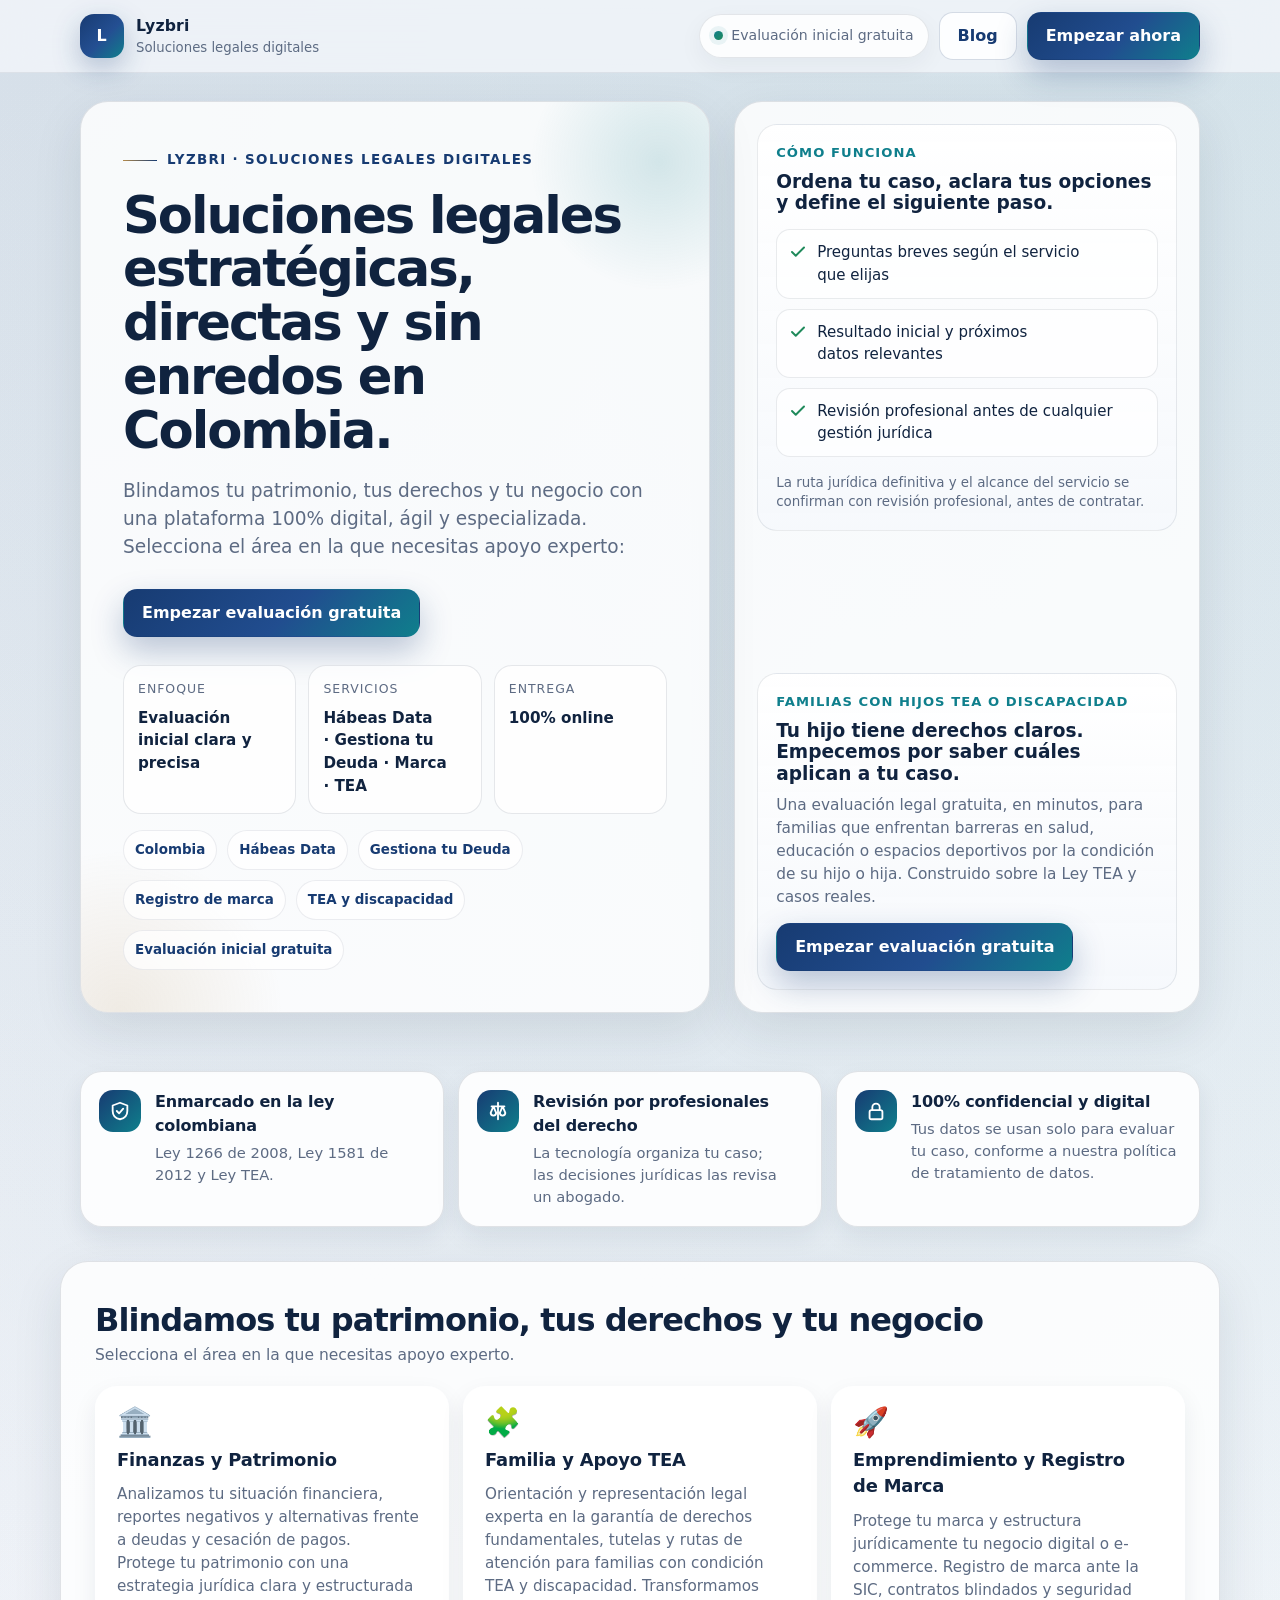
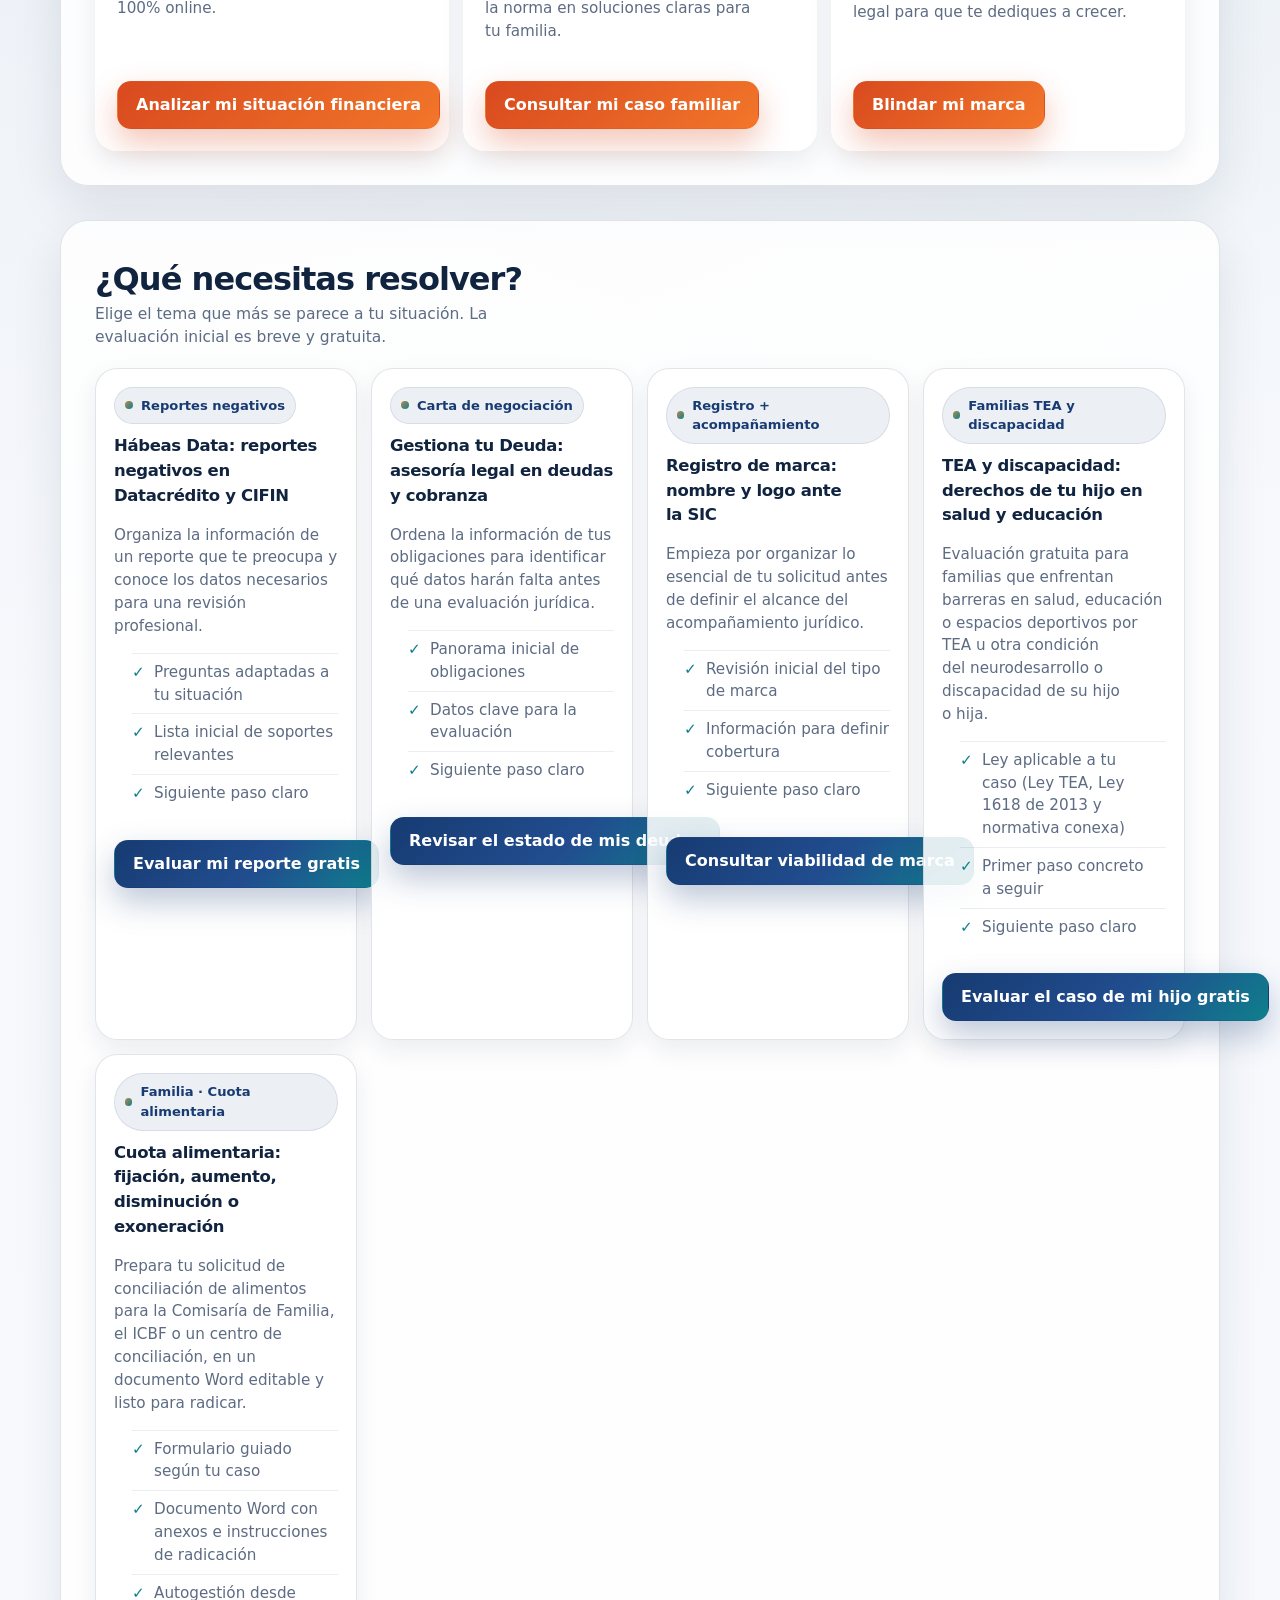
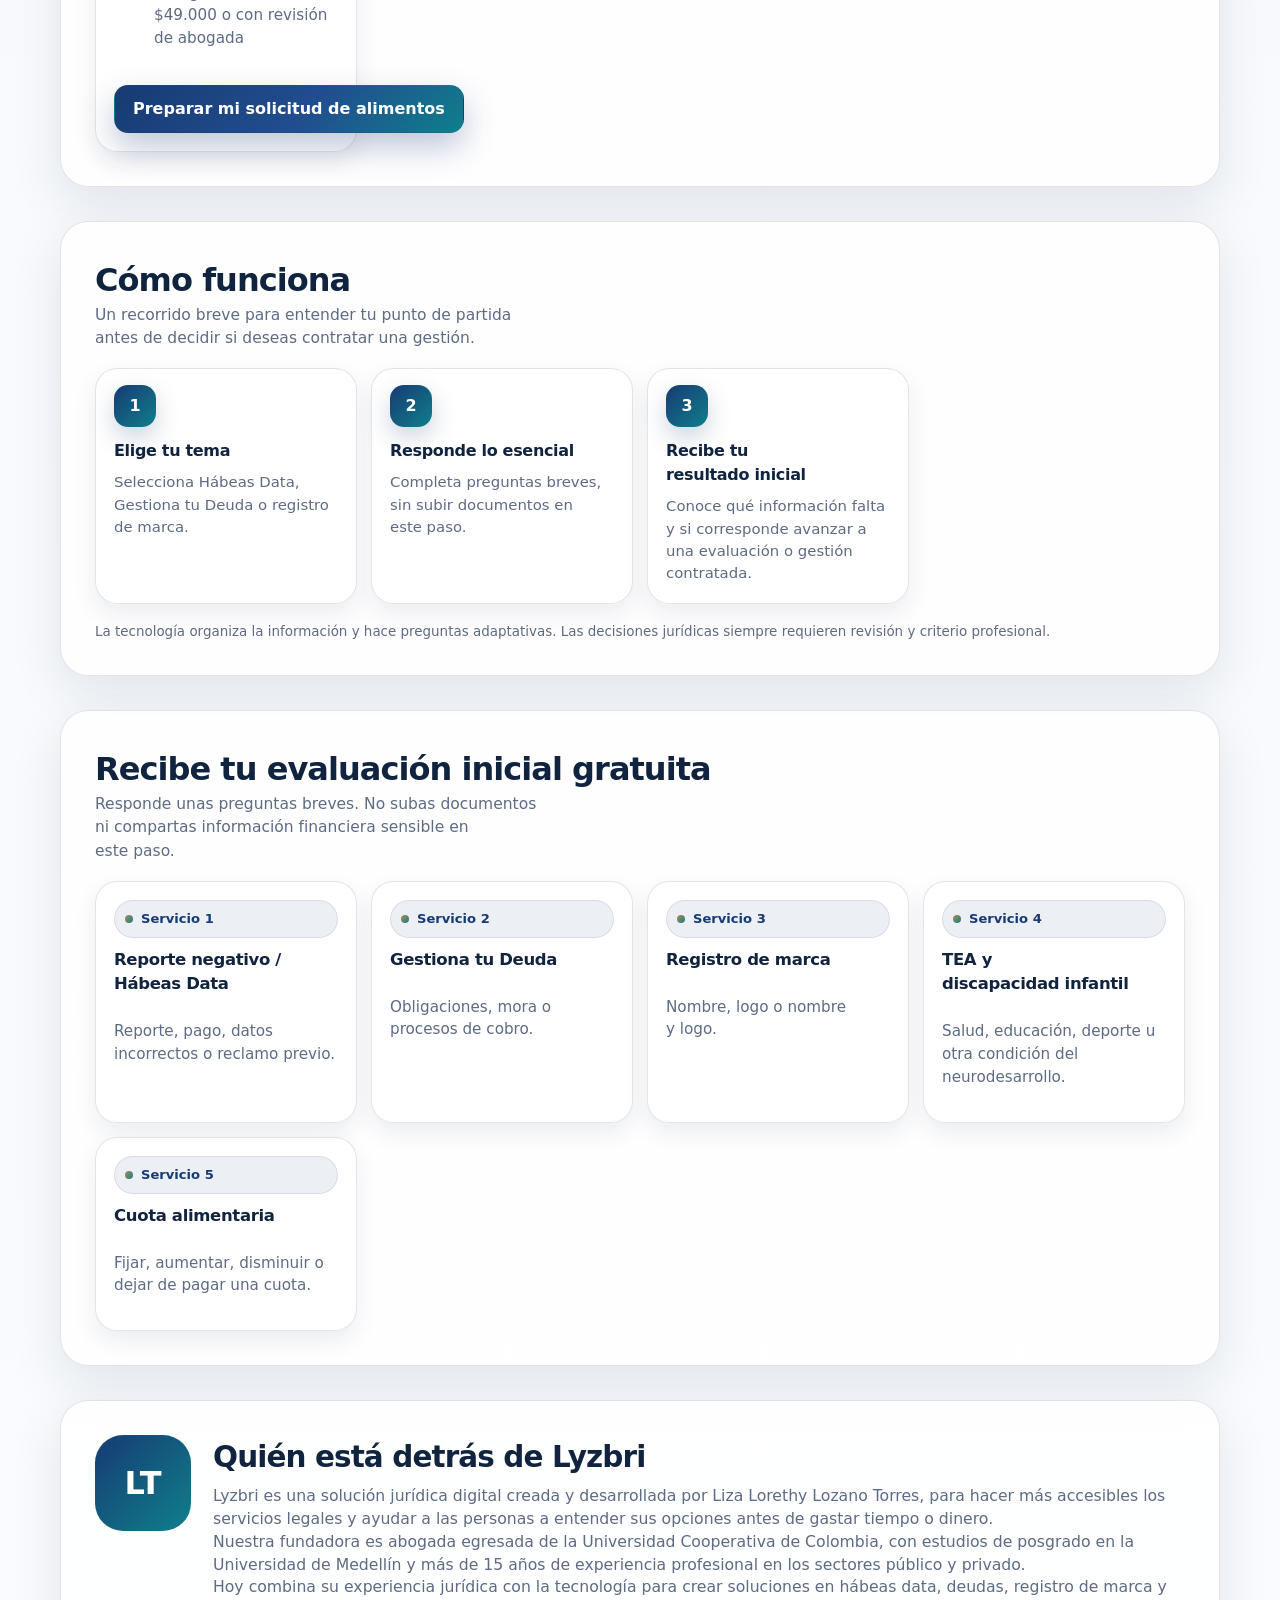
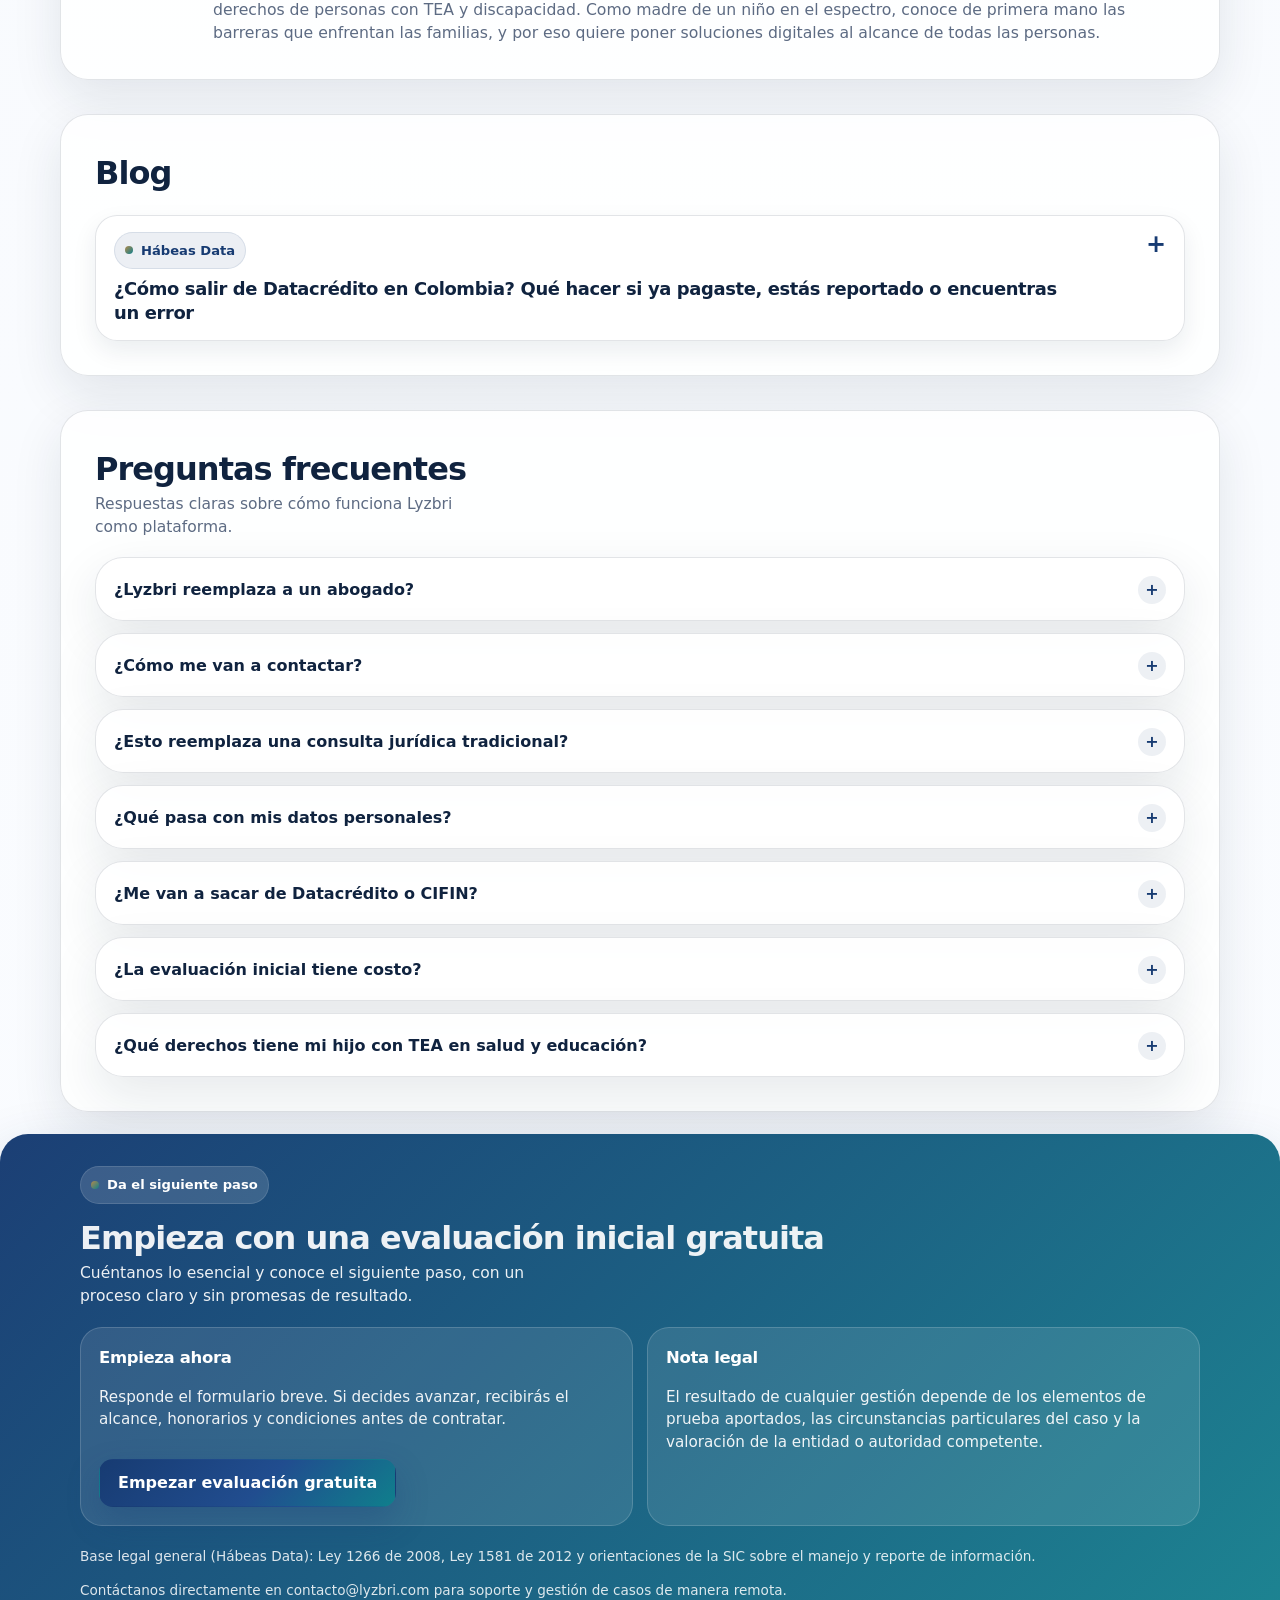
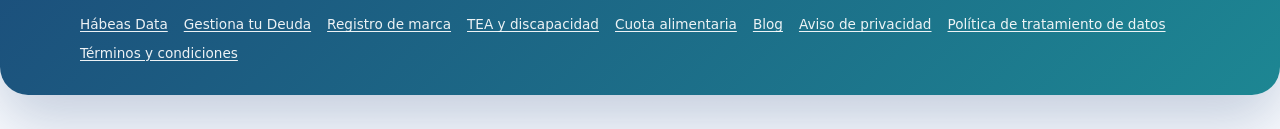
<file: backups-produccion/2026-10-06_index-produccion.html>
<!DOCTYPE html>
<html lang="es">
<head>
  <meta charset="UTF-8" />
  <meta name="viewport" content="width=device-width, initial-scale=1.0" />
  <!-- ================================================================
       BLOQUE SEO PROTEGIDO — NO MODIFICAR NI BORRAR SIN APROBACIÓN DE LIZA
       Título, descripción, canonical, Open Graph y Twitter de la página
       principal. Cualquier cambio de la landing debe conservar este bloque
       tal cual. Versión aprobada: 2026-10-02 (copia en /backups-produccion/).
       ================================================================ -->
  <title>Lyzbri | Servicios Legales Online y Digitales en Colombia</title>
  <meta name="description" content="Servicios legales online en Colombia: hábeas data, deudas, derechos TEA y discapacidad, cuota alimentaria y registro de marca. Evaluación inicial gratis." />
  <meta name="robots" content="index, follow" />
  <link rel="canonical" href="https://lyzbri.com/" />
  <meta property="og:type" content="website" />
  <meta property="og:site_name" content="Lyzbri" />
  <meta property="og:locale" content="es_CO" />
  <meta property="og:url" content="https://lyzbri.com/" />
  <meta property="og:title" content="Lyzbri | Servicios Legales Online y Digitales en Colombia" />
  <meta property="og:description" content="Hábeas data, deudas, derechos TEA y discapacidad, cuota alimentaria y registro de marca, 100% en línea para toda Colombia. Evaluación inicial gratis." />
  <meta property="og:image" content="https://lyzbri.com/og-lyzbri.jpg" />
  <meta property="og:image:width" content="1200" />
  <meta property="og:image:height" content="630" />
  <meta property="og:image:alt" content="Lyzbri: servicios legales online en Colombia" />
  <meta name="twitter:card" content="summary_large_image" />
  <meta name="twitter:title" content="Lyzbri | Servicios Legales Online y Digitales en Colombia" />
  <meta name="twitter:description" content="Hábeas data, deudas, derechos TEA y discapacidad, cuota alimentaria y registro de marca, 100% en línea. Evaluación inicial gratis." />
  <meta name="twitter:image" content="https://lyzbri.com/og-lyzbri.jpg" />
  <!-- ============ FIN DEL BLOQUE SEO PROTEGIDO ============ -->
  <script type="application/ld+json">
  {"@context": "https://schema.org", "@type": "FAQPage", "mainEntity": [{"@type": "Question", "name": "¿Lyzbri reemplaza a un abogado?", "acceptedAnswer": {"@type": "Answer", "text": "No. Lyzbri es un punto de entrada jurídico estructurado. Cuando el caso lo requiere, la gestión es realizada o revisada por profesionales del derecho."}}, {"@type": "Question", "name": "¿Cómo me van a contactar?", "acceptedAnswer": {"@type": "Answer", "text": "A través del WhatsApp que nos dejes en el formulario. El contacto directo con nuestro equipo se habilita en las siguientes etapas del proceso, una vez precalificamos tu caso."}}, {"@type": "Question", "name": "¿Esto reemplaza una consulta jurídica tradicional?", "acceptedAnswer": {"@type": "Answer", "text": "No necesariamente. La evaluación inicial organiza la información; cualquier recomendación jurídica definitiva requiere revisión profesional."}}, {"@type": "Question", "name": "¿Qué pasa con mis datos personales?", "acceptedAnswer": {"@type": "Answer", "text": "Usamos tu información únicamente para evaluar tu caso, conforme a nuestra Política de Tratamiento de Datos y Aviso de Privacidad."}}, {"@type": "Question", "name": "¿Me van a sacar de Datacrédito o CIFIN?", "acceptedAnswer": {"@type": "Answer", "text": "No lo prometemos. Revisamos tu caso y te decimos si existe base jurídica para reclamar o corregir información reportada, según la Ley 1266 de 2008."}}, {"@type": "Question", "name": "¿La evaluación inicial tiene costo?", "acceptedAnswer": {"@type": "Answer", "text": "No. La evaluación inicial es gratuita. Si decides avanzar con un servicio pago, verás el alcance y el valor antes de contratar."}}, {"@type": "Question", "name": "¿Qué derechos tiene mi hijo con TEA en salud y educación?", "acceptedAnswer": {"@type": "Answer", "text": "Depende de tu caso. La evaluación gratuita identifica qué normas aplican (Ley TEA, Ley 1618 de 2013, Decreto 1421 de 2017, entre otras) y cuál es el primer paso concreto."}}]}
  </script>
  <style>
    :root {
      --bg: #f5f7fb;
      --bg-2: #eef3f9;
      --surface: rgba(255, 255, 255, 0.82);
      --surface-strong: #ffffff;
      --text: #10233f;
      --muted: #5d6b83;
      --line: rgba(16, 35, 63, 0.12);
      --accent: #173b72;
      --accent-2: #0f7f8c;
      --accent-3: #b38a4c;
      --success: #1f8a5b;
      --urgent: #d94a1f;
      --urgent-2: #f2762a;
      --shadow: 0 18px 50px rgba(16, 35, 63, 0.10);
      --shadow-soft: 0 10px 24px rgba(16, 35, 63, 0.08);
      --radius-xl: 28px;
      --radius-lg: 22px;
      --radius-md: 16px;
      --radius-sm: 12px;
      --container: 1160px;
    }

    * { box-sizing: border-box; }
    html { scroll-behavior: smooth; }
    body {
      margin: 0;
      font-family: Inter, ui-sans-serif, system-ui, -apple-system, BlinkMacSystemFont, "Segoe UI", sans-serif;
      color: var(--text);
      background:
        radial-gradient(circle at top left, rgba(23, 59, 114, 0.10), transparent 35%),
        radial-gradient(circle at top right, rgba(15, 127, 140, 0.10), transparent 32%),
        linear-gradient(180deg, var(--bg) 0%, #fafcff 100%);
      text-wrap: pretty;
      line-height: 1.5;
      -webkit-font-smoothing: antialiased;
      overflow-x: hidden;
    }

    a { color: inherit; text-decoration: none; }
    img { max-width: 100%; display: block; }
    button { font: inherit; }

    .shell {
      width: min(100%, var(--container));
      margin: 0 auto;
      padding: 0 20px;
    }

    .topbar {
      position: sticky;
      top: 0;
      z-index: 20;
      backdrop-filter: blur(18px);
      background: rgba(245, 247, 251, 0.75);
      border-bottom: 1px solid rgba(16, 35, 63, 0.08);
    }

    .topbar-inner {
      display: flex;
      align-items: center;
      justify-content: space-between;
      gap: 16px;
      min-height: 72px;
    }

    .brand {
      display: flex;
      align-items: center;
      gap: 12px;
      min-width: 0;
    }

    .brand-mark {
      width: 44px;
      height: 44px;
      border-radius: 14px;
      background:
        linear-gradient(135deg, var(--accent) 0%, #244f92 55%, var(--accent-2) 100%);
      color: white;
      display: grid;
      place-items: center;
      font-weight: 800;
      letter-spacing: 0.04em;
      box-shadow: 0 10px 28px rgba(23, 59, 114, 0.28);
      flex: none;
    }

    .brand-copy { min-width: 0; }
    .brand-name {
      font-size: 0.98rem;
      font-weight: 800;
      letter-spacing: 0.01em;
      margin: 0;
    }
    .brand-tag {
      font-size: 0.83rem;
      color: var(--muted);
      margin: 1px 0 0;
    }

    .top-actions {
      display: flex;
      align-items: center;
      gap: 10px;
      flex-wrap: wrap;
      justify-content: flex-end;
    }

    .pill {
      display: inline-flex;
      align-items: center;
      gap: 8px;
      padding: 10px 14px;
      border: 1px solid rgba(16, 35, 63, 0.10);
      background: rgba(255,255,255,0.80);
      border-radius: 999px;
      color: var(--muted);
      font-size: 0.88rem;
      box-shadow: 0 8px 24px rgba(16, 35, 63, 0.05);
    }

    .pill-dot {
      width: 9px;
      height: 9px;
      border-radius: 999px;
      background: linear-gradient(135deg, var(--accent-2), var(--success));
      box-shadow: 0 0 0 5px rgba(15, 127, 140, 0.08);
    }

    .hero {
      padding: 28px 0 24px;
    }

    .hero-grid {
      display: grid;
      grid-template-columns: 1.15fr 0.85fr;
      gap: 24px;
      align-items: stretch;
      min-height: calc(100svh - 96px);
    }

    .hero-main,
    .hero-aside,
    .card,
    .section-box,
    .faq-item {
      background: var(--surface);
      border: 1px solid var(--line);
      border-radius: var(--radius-xl);
      box-shadow: var(--shadow);
    }

    .hero-main {
      padding: clamp(24px, 4vw, 42px);
      display: flex;
      flex-direction: column;
      justify-content: space-between;
      position: relative;
      overflow: hidden;
      isolation: isolate;
    }

    .hero-main::before,
    .hero-main::after {
      content: "";
      position: absolute;
      inset: auto;
      border-radius: 999px;
      pointer-events: none;
      z-index: -1;
      filter: blur(0);
    }

    .hero-main::before {
      width: 260px;
      height: 260px;
      right: -80px;
      top: -70px;
      background: radial-gradient(circle, rgba(15, 127, 140, 0.16), transparent 70%);
    }

    .hero-main::after {
      width: 320px;
      height: 320px;
      left: -120px;
      bottom: -160px;
      background: radial-gradient(circle, rgba(179, 138, 76, 0.14), transparent 72%);
    }

    .eyebrow {
      display: inline-flex;
      align-items: center;
      gap: 10px;
      font-size: 0.84rem;
      font-weight: 700;
      letter-spacing: 0.10em;
      text-transform: uppercase;
      color: var(--accent);
      margin: 0 0 18px;
    }

    .eyebrow::before {
      content: "";
      width: 34px;
      height: 1px;
      background: linear-gradient(90deg, var(--accent-3), var(--accent));
    }

    h1 {
      margin: 0;
      font-size: clamp(2rem, 4vw, 3.5rem);
      line-height: 1.05;
      letter-spacing: -0.04em;
      max-width: 20ch;
    }

    .hero-copy {
      margin-top: 20px;
      max-width: 62ch;
      font-size: clamp(1rem, 1.45vw, 1.17rem);
      color: var(--muted);
    }

    .cta-row {
      display: flex;
      flex-wrap: wrap;
      gap: 12px;
      margin-top: 28px;
    }

    .btn {
      min-height: 48px;
      padding: 0 18px;
      border-radius: 14px;
      display: inline-flex;
      align-items: center;
      justify-content: center;
      gap: 10px;
      font-weight: 700;
      border: 1px solid transparent;
      transition: transform 180ms ease, box-shadow 180ms ease, background 180ms ease, border-color 180ms ease;
      cursor: pointer;
      user-select: none;
      white-space: nowrap;
    }

    .btn:hover { transform: translateY(-1px); }
    .btn:active { transform: translateY(0); }
    .btn-primary {
      background: linear-gradient(135deg, var(--accent) 0%, #214d8f 55%, var(--accent-2) 100%);
      color: #fff;
      box-shadow: 0 14px 32px rgba(23, 59, 114, 0.28);
    }
    .btn-secondary {
      background: rgba(255,255,255,0.90);
      color: var(--accent);
      border-color: rgba(23, 59, 114, 0.18);
    }
    .btn-ghost {
      background: transparent;
      color: var(--accent);
      border-color: rgba(23, 59, 114, 0.14);
    }
    .btn-urgent {
      background: linear-gradient(135deg, var(--urgent) 0%, var(--urgent-2) 100%);
      color: #fff;
      box-shadow: 0 14px 32px rgba(217, 74, 31, 0.32);
    }

    .hero-meta {
      display: grid;
      grid-template-columns: repeat(3, minmax(0, 1fr));
      gap: 12px;
      margin-top: 28px;
    }

    .meta-card {
      border-radius: 18px;
      padding: 14px 14px 15px;
      background: rgba(255,255,255,0.72);
      border: 1px solid rgba(16, 35, 63, 0.10);
    }

    .meta-label {
      display: block;
      font-size: 0.78rem;
      text-transform: uppercase;
      letter-spacing: 0.08em;
      color: var(--muted);
      margin-bottom: 8px;
    }

    .meta-value {
      font-size: 0.95rem;
      font-weight: 700;
      color: var(--text);
    }

    .hero-aside {
      padding: 22px;
      display: flex;
      flex-direction: column;
      gap: 14px;
      justify-content: space-between;
    }

    .aside-panel {
      padding: 18px;
      border-radius: 20px;
      background: linear-gradient(180deg, rgba(255,255,255,0.95), rgba(245, 248, 252, 0.90));
      border: 1px solid rgba(16, 35, 63, 0.09);
    }

    .aside-kicker {
      font-size: 0.82rem;
      font-weight: 800;
      letter-spacing: 0.08em;
      text-transform: uppercase;
      color: var(--accent-2);
      margin: 0 0 8px;
    }

    .aside-title {
      margin: 0;
      font-size: 1.16rem;
      line-height: 1.15;
    }

    .aside-text {
      margin: 10px 0 0;
      color: var(--muted);
      font-size: 0.96rem;
    }

    .checklist {
      display: grid;
      gap: 10px;
      margin-top: 16px;
    }

    .check {
      display: flex;
      gap: 10px;
      align-items: flex-start;
      padding: 11px 12px;
      border-radius: 14px;
      background: rgba(255,255,255,0.74);
      border: 1px solid rgba(16, 35, 63, 0.09);
      color: var(--text);
      font-size: 0.94rem;
    }

    .check svg {
      width: 18px;
      height: 18px;
      color: var(--success);
      flex: none;
      margin-top: 2px;
    }

    .note {
      font-size: 0.84rem;
      color: var(--muted);
      line-height: 1.45;
      margin: 0;
    }

    section {
      padding: 16px 0 0;
    }

    .section-box {
      padding: clamp(22px, 3vw, 34px);
      margin-top: 18px;
    }

    .section-head {
      display: flex;
      justify-content: space-between;
      align-items: end;
      gap: 16px;
      margin-bottom: 18px;
    }

    .section-head h2 {
      margin: 0;
      font-size: clamp(1.55rem, 2.5vw, 2.2rem);
      letter-spacing: -0.03em;
    }

    .section-head p {
      margin: 0;
      color: var(--muted);
      max-width: 46ch;
      font-size: 0.97rem;
    }

    .grid-2 {
      display: grid;
      grid-template-columns: repeat(2, minmax(0, 1fr));
      gap: 14px;
    }

    .grid-3 {
      display: grid;
      grid-template-columns: repeat(3, minmax(0, 1fr));
      gap: 14px;
    }

    .grid-4 {
      display: grid;
      grid-template-columns: repeat(4, minmax(0, 1fr));
      gap: 14px;
    }

    .grid-3 {
      display: grid;
      grid-template-columns: repeat(3, minmax(0, 1fr));
      gap: 14px;
    }
    .pillar-card {
      padding: 22px;
      border-radius: var(--radius-lg);
      background: rgba(255,255,255,0.92);
      box-shadow: var(--shadow-soft);
      display: flex;
      flex-direction: column;
      gap: 10px;
    }
    .pillar-icon { font-size: 1.8rem; line-height: 1; }
    .pillar-card h3 { margin: 0; font-size: 1.12rem; letter-spacing: -0.01em; }
    .pillar-card p { color: var(--muted); font-size: 0.95rem; margin: 0; flex: 1; }
    @media (max-width: 900px) { .grid-3 { grid-template-columns: 1fr; } }

    .card {
      padding: 18px;
      border-radius: var(--radius-lg);
      background: rgba(255,255,255,0.88);
      box-shadow: var(--shadow-soft);
    }

    .card h3 a { color: inherit; }
    .card h3 a:hover { text-decoration: underline; }
    .card h3 {
      margin: 0 0 8px;
      font-size: 1.03rem;
      letter-spacing: -0.02em;
    }

    .card p, .card li {
      color: var(--muted);
      font-size: 0.95rem;
    }

    .card ul {
      margin: 12px 0 0;
      padding-left: 18px;
    }

    .tag {
      display: inline-flex;
      align-items: center;
      gap: 8px;
      font-size: 0.82rem;
      font-weight: 700;
      color: var(--accent);
      background: rgba(23, 59, 114, 0.08);
      border: 1px solid rgba(23, 59, 114, 0.10);
      padding: 8px 10px;
      border-radius: 999px;
      margin-bottom: 10px;
    }

    .tag::before {
      content: "";
      width: 8px;
      height: 8px;
      border-radius: 999px;
      background: linear-gradient(135deg, var(--accent-3), var(--accent-2));
    }

    .steps {
      display: grid;
      grid-template-columns: repeat(4, minmax(0, 1fr));
      gap: 14px;
    }

    .step {
      position: relative;
      padding-top: 16px;
    }

    .step-num {
      width: 42px;
      height: 42px;
      border-radius: 14px;
      display: grid;
      place-items: center;
      font-weight: 800;
      color: white;
      background: linear-gradient(135deg, var(--accent), var(--accent-2));
      box-shadow: 0 10px 24px rgba(23, 59, 114, 0.22);
      margin-bottom: 12px;
    }

    .step h3 { margin: 0 0 8px; font-size: 1rem; }
    .step p { margin: 0; color: var(--muted); font-size: 0.93rem; }

    .pricing {
      display: grid;
      grid-template-columns: 1fr 1fr 1fr;
      gap: 14px;
    }

    .price-card {
      position: relative;
      overflow: hidden;
      background: rgba(255,255,255,0.9);
    }

    .price-card.featured {
      border-color: rgba(23, 59, 114, 0.22);
      box-shadow: 0 24px 58px rgba(23, 59, 114, 0.12);
    }

    .price-label {
      display: inline-flex;
      padding: 7px 10px;
      border-radius: 999px;
      background: rgba(15, 127, 140, 0.08);
      color: var(--accent-2);
      font-size: 0.78rem;
      font-weight: 800;
      letter-spacing: 0.08em;
      text-transform: uppercase;
      margin-bottom: 14px;
    }

    .price {
      margin: 8px 0 10px;
      font-size: clamp(2rem, 3vw, 2.7rem);
      font-weight: 900;
      letter-spacing: -0.05em;
    }

    .price small {
      font-size: 0.95rem;
      font-weight: 700;
      color: var(--muted);
      letter-spacing: normal;
    }

    .price-list {
      margin: 0;
      padding-left: 18px;
    }

    .price-list li + li { margin-top: 8px; }

    .faq {
      display: grid;
      gap: 12px;
    }

    .faq-item {
      padding: 18px 18px 16px;
      background: rgba(255,255,255,0.88);
    }

    .faq-item summary {
      list-style: none;
      cursor: pointer;
      display: flex;
      align-items: center;
      justify-content: space-between;
      gap: 20px;
      font-weight: 750;
    }

    .faq-item summary::-webkit-details-marker { display: none; }
    .faq-item summary::after {
      content: "+";
      width: 28px;
      height: 28px;
      display: grid;
      place-items: center;
      border-radius: 999px;
      background: rgba(23, 59, 114, 0.08);
      color: var(--accent);
      flex: none;
      transition: transform 180ms ease;
    }

    .faq-item[open] summary::after { content: "–"; }
    .faq-item p {
      margin: 12px 0 0;
      color: var(--muted);
      max-width: 70ch;
    }

    .footer-cta {
      margin: 22px 0 34px;
      padding: clamp(22px, 3.5vw, 32px);
      border-radius: 28px;
      background: linear-gradient(135deg, rgba(23, 59, 114, 0.98), rgba(15, 127, 140, 0.94));
      color: white;
      box-shadow: 0 26px 60px rgba(23, 59, 114, 0.24);
    }

    .footer-cta .section-head h2,
    .footer-cta .section-head p,
    .footer-cta .note,
    .footer-cta .card p,
    .footer-cta .card li { color: rgba(255,255,255,0.92); }

    .footer-cta .card,
    .footer-cta .section-box,
    .footer-cta .faq-item {
      background: rgba(255,255,255,0.10);
      border-color: rgba(255,255,255,0.16);
      box-shadow: none;
    }

    .footer-cta .tag {
      color: #fff;
      background: rgba(255,255,255,0.14);
      border-color: rgba(255,255,255,0.12);
    }

    .footer-cta .btn-secondary {
      background: rgba(255,255,255,0.96);
      color: var(--accent);
    }

    .footer-legal {
      margin-top: 20px;
      font-size: 0.85rem;
      color: rgba(255,255,255,0.85);
    }

    .links-row {
      display: flex;
      flex-wrap: wrap;
      gap: 8px 16px;
      margin-top: 14px;
      font-size: 0.85rem;
    }

    .links-row a {
      text-decoration: underline;
      text-underline-offset: 2px;
    }

    .footer-cta .links-row a { color: rgba(255,255,255,0.92); }

    .mobile-cta {
      display: none;
      position: fixed;
      left: 0;
      right: 0;
      bottom: 0;
      z-index: 30;
      padding: 12px 14px calc(12px + env(safe-area-inset-bottom));
      background: rgba(245, 247, 251, 0.94);
      border-top: 1px solid rgba(16, 35, 63, 0.08);
      backdrop-filter: blur(16px);
      gap: 10px;
    }

    .mobile-cta .btn {
      flex: 1;
      min-height: 48px;
    }

    .sr-only {
      position: absolute;
      width: 1px;
      height: 1px;
      padding: 0;
      margin: -1px;
      overflow: hidden;
      clip: rect(0, 0, 0, 0);
      white-space: nowrap;
      border: 0;
    }

    .fine-print {
      color: var(--muted);
      font-size: 0.86rem;
      margin-top: 10px;
    }

    .chips {
      display: flex;
      flex-wrap: wrap;
      gap: 10px;
      margin-top: 16px;
    }

    .chip {
      padding: 9px 11px;
      border-radius: 999px;
      background: rgba(255,255,255,0.74);
      border: 1px solid rgba(16, 35, 63, 0.08);
      color: var(--accent);
      font-size: 0.84rem;
      font-weight: 700;
    }

    /* --- V2: selector de servicios y formulario --- */

    .selector-card {
      display: flex;
      flex-direction: column;
      cursor: pointer;
      transition: transform 180ms ease, box-shadow 180ms ease, border-color 180ms ease, background 180ms ease;
      text-align: left;
      width: 100%;
      border: 1px solid var(--line);
    }

    .selector-card:hover { transform: translateY(-2px); }

    .selector-card.is-selected {
      border-color: var(--accent-2);
      background: rgba(15, 127, 140, 0.08);
      box-shadow: 0 18px 40px rgba(15, 127, 140, 0.16);
    }

    .selector-card .btn { margin-top: 14px; align-self: flex-start; }

    .service-includes {
      list-style: none;
      padding: 0;
      margin: 16px 0 0;
      color: var(--muted);
      font-size: 0.93rem;
    }

    .service-includes li {
      padding: 7px 0 7px 22px;
      position: relative;
      border-top: 1px solid rgba(16, 35, 63, 0.08);
    }

    .service-includes li::before {
      content: "✓";
      color: var(--accent-2);
      font-weight: 800;
      position: absolute;
      left: 0;
    }

    /* La información extensa se trasladará a páginas individuales por servicio.
       Se conserva temporalmente en el archivo para no reconstruir la landing desde cero. */
    /* ---------- GUÍAS (BLOG) ---------- */
    .guias { display:flex; flex-direction:column; gap:12px; }
    .guia { background:rgba(255,255,255,0.9); border:1px solid var(--line); border-radius:var(--radius-lg); box-shadow:var(--shadow-soft); }
    .guia summary { list-style:none; cursor:pointer; padding:16px 18px; display:flex; flex-direction:column; align-items:flex-start; gap:8px; position:relative; padding-right:48px; }
    .guia summary::-webkit-details-marker { display:none; }
    .guia summary::after { content:"+"; position:absolute; right:18px; top:16px; font-size:1.5rem; line-height:1; color:var(--accent); font-weight:700; }
    .guia[open] summary::after { content:"−"; }
    .guia summary .tag { margin:0; }
    .guia summary h3 { margin:0; font-size:1.12rem; letter-spacing:-0.02em; line-height:1.3; }
    .guia-cuerpo { padding:0 18px 20px; }
    .guia-cuerpo h4 { margin:22px 0 6px; font-size:1.08rem; letter-spacing:-0.01em; }
    .guia-cuerpo p, .guia-cuerpo li { color:var(--text); line-height:1.65; font-size:1rem; }
    .guia-cuerpo ul, .guia-cuerpo ol { padding-left:22px; margin:6px 0 0; }
    .guia-cuerpo .btn { margin-top:16px; }
    .blog-resp { background:rgba(15,127,140,0.08); border:1px solid rgba(15,127,140,0.22); border-radius:var(--radius-md); padding:14px 16px; margin:4px 0 6px; }
    .blog-resp strong { display:block; margin-bottom:6px; color:var(--accent-2); font-size:0.8rem; letter-spacing:.05em; text-transform:uppercase; }
    .blog-resp p { margin:0; }
    .legacy-service-detail { display: none; }
    .precios-grid { display:grid; grid-template-columns:repeat(2,minmax(0,1fr)); gap:14px; }
    .precios-grid .card h3 { margin:0 0 10px; }
    .precio-linea { display:flex; justify-content:space-between; gap:10px; padding:9px 0; border-top:1px solid rgba(23,59,114,0.10); font-size:0.95rem; }
    .precio-linea span:last-child { font-weight:800; white-space:nowrap; }
    .precio-linea small { display:block; font-weight:500; opacity:.75; }
    #aviso-pago { display:none; margin:18px auto 0; }
    @media (max-width: 720px) { .precios-grid { grid-template-columns:minmax(0,1fr); } }


    .form-grid {
      display: grid;
      grid-template-columns: repeat(2, minmax(0, 1fr));
      gap: 14px;
      margin-top: 6px;
    }

    .form-grid.full { grid-template-columns: 1fr; }

    .field {
      display: flex;
      flex-direction: column;
      gap: 6px;
    }

    .field label {
      font-size: 0.86rem;
      font-weight: 700;
      color: var(--text);
    }

    .field input,
    .field select,
    .field textarea {
      font: inherit;
      padding: 12px 14px;
      border-radius: 12px;
      border: 1px solid rgba(16, 35, 63, 0.18);
      background: rgba(255,255,255,0.92);
      color: var(--text);
    }

    .field textarea { resize: vertical; min-height: 88px; }

    .conditional-block {
      margin-top: 4px;
      padding-top: 4px;
    }

    /* ---------- Wizard: una pregunta por pantalla ---------- */
    .wizard-head {
      display: flex;
      align-items: center;
      justify-content: space-between;
      margin-bottom: 18px;
    }
    .btn-back {
      background: none;
      border: none;
      color: var(--muted);
      font: inherit;
      font-size: 0.9rem;
      cursor: pointer;
      padding: 6px 0;
    }
    .btn-back:hover { color: var(--accent); }

    .wizard-question {
      font-size: clamp(1.1rem, 2.2vw, 1.35rem);
      font-weight: 800;
      letter-spacing: -0.01em;
      margin: 0 0 18px;
    }

    .choice-grid {
      display: grid;
      grid-template-columns: 1fr;
      gap: 10px;
    }
    @media (min-width: 640px) {
      .choice-grid.two-col { grid-template-columns: 1fr 1fr; }
    }

    .choice-btn {
      text-align: left;
      padding: 18px 18px;
      min-height: 56px;
      border-radius: var(--radius-md);
      border: 1.5px solid var(--line);
      background: rgba(255,255,255,0.9);
      color: var(--text);
      font: inherit;
      font-size: 1rem;
      font-weight: 600;
      cursor: pointer;
      transition: border-color 150ms ease, background 150ms ease, transform 150ms ease;
    }
    .choice-btn:hover { border-color: var(--accent-2); transform: translateY(-1px); }
    .choice-btn.is-selected {
      border-color: var(--accent-2);
      background: rgba(15, 127, 140, 0.10);
    }

    .wizard-actions {
      margin-top: 22px;
      display: flex;
      flex-wrap: wrap;
      gap: 12px;
      align-items: center;
    }

    .consent-row {
      display: flex;
      gap: 10px;
      align-items: flex-start;
      margin-top: 18px;
      font-size: 0.86rem;
      color: var(--muted);
    }

    .consent-row input { margin-top: 3px; flex: none; }

    .form-actions {
      margin-top: 22px;
      display: flex;
      flex-wrap: wrap;
      align-items: center;
      gap: 14px;
    }

    .lawyer-box { display: grid; grid-template-columns: 96px 1fr; gap: 22px; align-items: start; }
    .lawyer-avatar { width: 96px; height: 96px; border-radius: 28px; display: grid; place-items: center; font-size: 2rem; font-weight: 800; color: #fff; background: linear-gradient(135deg, var(--accent), var(--accent-2)); }
    .lawyer-box h3 { margin: 0 0 4px; font-size: 1.3rem; }
    .lawyer-role { color: var(--accent-2); font-weight: 700; font-size: 0.92rem; margin: 0 0 10px; }
    @media (max-width: 700px) { .lawyer-box { grid-template-columns: 1fr; } }
    .trust { margin-top: 18px; }
    .trust-grid { display: grid; grid-template-columns: repeat(3, minmax(0, 1fr)); gap: 14px; }
    .trust-item { display: flex; gap: 14px; align-items: flex-start; padding: 18px; border-radius: var(--radius-lg); background: rgba(255,255,255,0.88); border: 1px solid var(--line); box-shadow: var(--shadow-soft); }
    .trust-icon { flex: none; width: 42px; height: 42px; border-radius: 14px; display: grid; place-items: center; color: #fff; background: linear-gradient(135deg, var(--accent), var(--accent-2)); }
    .trust-icon svg { width: 22px; height: 22px; }
    .trust-item h3 { margin: 0 0 4px; font-size: 1rem; letter-spacing: -0.01em; }
    .trust-item p { margin: 0; color: var(--muted); font-size: 0.92rem; }
    h1 { max-width: none; }

    @media (max-width: 1024px) {
      .trust-grid { grid-template-columns: 1fr; }
      .hero-grid,
      .steps,
      .pricing,
      .grid-3,
      .grid-4 { grid-template-columns: 1fr; }
      .grid-2 { grid-template-columns: 1fr; }
      .hero-grid { min-height: auto; }
      .hero-main { min-height: auto; }
      .hero-meta { grid-template-columns: 1fr; }
      .section-head { flex-direction: column; align-items: flex-start; }
      .top-actions .pill { display: none; }
    }

    @media (max-width: 700px) {
      .topbar-inner { min-height: 64px; }
      .brand-mark { width: 40px; height: 40px; border-radius: 12px; }
      .hero { padding-top: 20px; }
      h1 { font-size: clamp(1.75rem, 7.4vw, 2.2rem); line-height: 1.08; letter-spacing: -0.03em; }
      .hero-main { padding: 20px 18px; }
      .eyebrow { margin-bottom: 10px; }
      .hero-copy { margin-top: 12px; font-size: 0.98rem; }
      .cta-row { flex-direction: column; margin-top: 18px; }
      .btn { width: 100%; }
      .aside-panel { padding: 16px; }
      .section-box { padding: 20px 18px; }
      .mobile-cta { display: flex; }
      body { padding-bottom: 86px; }
      .form-grid { grid-template-columns: 1fr; }
    }

    @media (prefers-reduced-motion: reduce) {
      html { scroll-behavior: auto; }
      *, *::before, *::after {
        animation-duration: 0.001ms !important;
        animation-iteration-count: 1 !important;
        transition-duration: 0.001ms !important;
        scroll-behavior: auto !important;
      }
    }
    @media (max-width: 720px) { .top-actions { flex-wrap:nowrap; gap:8px; } .top-actions .btn { width:auto; min-height:42px; padding:0 14px; } .brand-tag { display:none; } }

    .legal{display:none;padding:28px 0}
    .legal:target{display:block}
    .legal .section-box{max-width:820px}
    .legal h2{margin-bottom:6px}
    .legal h3{margin:22px 0 6px;font-size:1.05rem}
    .legal p,.legal li{color:var(--text);line-height:1.65}
    .legal ul{padding-left:20px;margin:6px 0}
    .legal .legal-fecha{color:var(--muted);font-size:.9rem}
    .legal .legal-volver{display:inline-block;margin-top:18px;font-weight:600}
  </style>
  <script type="application/ld+json">
{
  "@context": "https://schema.org",
  "@type": "LegalService",
  "name": "Lyzbri",
  "url": "https://lyzbri.com/",
  "image": "https://lyzbri.com/og-lyzbri.jpg",
  "description": "Servicios legales online en Colombia: hábeas data, deudas, derechos TEA y discapacidad, cuota alimentaria y registro de marca, 100% digital.",
  "areaServed": { "@type": "Country", "name": "Colombia" },
  "availableLanguage": "es",
  "serviceType": ["Hábeas data y reportes en centrales de riesgo", "Negociación de deudas", "Derechos de personas con TEA y discapacidad", "Cuota alimentaria", "Registro de marca"],
  "email": "contacto@lyzbri.com"
}
</script>
</head>
<body>
  <div class="topbar">
    <div class="shell topbar-inner">
      <div class="brand" aria-label="Lyzbri, soluciones legales digitales">
        <div class="brand-mark">L</div>
        <div class="brand-copy">
          <p class="brand-name">Lyzbri</p>
          <p class="brand-tag">Soluciones legales digitales</p>
        </div>
      </div>

      <div class="top-actions">
        <span class="pill"><span class="pill-dot"></span> Evaluación inicial gratuita</span>
        <a class="btn btn-secondary" href="#blog">Blog</a>
        <a class="btn btn-primary" href="#contacto">Empezar ahora</a>
      </div>
    </div>
  </div>

  <main>
    <div class="shell">
      <article id="aviso-pago" class="card"><h3>Gracias por continuar</h3><p>Cuando Bold confirme tu pago, revisaremos tu caso y te escribiremos al WhatsApp que dejaste en el formulario.</p></article>
      <article id="formulario-detallado-container" class="card" style="display:none;"></article>
    </div>
    <section class="hero">
      <div class="shell hero-grid">
        <article class="hero-main">
          <div>
            <p class="eyebrow" id="hero-eyebrow">Lyzbri · Soluciones legales digitales</p>
            <h1 id="hero-h1">Soluciones legales estratégicas, directas y sin enredos en Colombia.</h1>
            <p class="hero-copy" id="hero-copy">
              Blindamos tu patrimonio, tus derechos y tu negocio con una plataforma 100% digital, ágil y especializada. Selecciona el área en la que necesitas apoyo experto:
            </p>

            <div class="cta-row">
              <a class="btn btn-primary" id="hero-cta" href="#contacto">Empezar evaluación gratuita</a>
            </div>

            <div class="hero-meta" aria-label="puntos clave de Lyzbri">
              <div class="meta-card">
                <span class="meta-label">Enfoque</span>
                <div class="meta-value">Evaluación inicial clara y precisa</div>
              </div>
              <div class="meta-card">
                <span class="meta-label">Servicios</span>
                <div class="meta-value">Hábeas Data · Gestiona tu Deuda · Marca · TEA</div>
              </div>
              <div class="meta-card">
                <span class="meta-label">Entrega</span>
                <div class="meta-value">100% online</div>
              </div>
            </div>
          </div>

          <div class="chips" aria-label="características de Lyzbri">
            <span class="chip">Colombia</span>
            <span class="chip">Hábeas Data</span>
            <span class="chip">Gestiona tu Deuda</span>
            <span class="chip">Registro de marca</span>
            <span class="chip">TEA y discapacidad</span>
            <span class="chip">Evaluación inicial gratuita</span>
          </div>
        </article>

        <aside class="hero-aside">
          <div class="aside-panel">
            <p class="aside-kicker">Cómo funciona</p>
            <h2 class="aside-title">Ordena tu caso, aclara tus opciones y define el siguiente paso.</h2>

            <div class="checklist">
              <div class="check">
                <svg viewBox="0 0 24 24" fill="none" aria-hidden="true"><path d="M20 6L9 17l-5-5" stroke="currentColor" stroke-width="2.6" stroke-linecap="round" stroke-linejoin="round"/></svg>
                <span>Preguntas breves según el servicio que elijas</span>
              </div>
              <div class="check">
                <svg viewBox="0 0 24 24" fill="none" aria-hidden="true"><path d="M20 6L9 17l-5-5" stroke="currentColor" stroke-width="2.6" stroke-linecap="round" stroke-linejoin="round"/></svg>
                <span>Resultado inicial y próximos datos relevantes</span>
              </div>
              <div class="check">
                <svg viewBox="0 0 24 24" fill="none" aria-hidden="true"><path d="M20 6L9 17l-5-5" stroke="currentColor" stroke-width="2.6" stroke-linecap="round" stroke-linejoin="round"/></svg>
                <span>Revisión profesional antes de cualquier gestión jurídica</span>
              </div>
            </div>

            <p class="note" style="margin-top: 16px;">
              La ruta jurídica definitiva y el alcance del servicio se confirman con revisión profesional, antes de contratar.
            </p>
          </div>

          <div class="aside-panel">
            <p class="aside-kicker">Familias con hijos TEA o discapacidad</p>
            <h2 class="aside-title">Tu hijo tiene derechos claros. Empecemos por saber cuáles aplican a tu caso.</h2>
            <p class="aside-text">
              Una evaluación legal gratuita, en minutos, para familias que enfrentan barreras en salud, educación o espacios deportivos por la condición de su hijo o hija. Construido sobre la Ley TEA y casos reales.
            </p>
            <div class="cta-row" style="margin-top: 14px;">
              <a class="btn btn-primary" href="#contacto" onclick="startWizard('tea')">Empezar evaluación gratuita</a>
            </div>
          </div>
        </aside>
      </div>
    </section>

    <section class="trust" aria-label="Confianza y marco legal">
      <div class="shell">
        <div class="trust-grid">
          <div class="trust-item">
            <span class="trust-icon"><svg viewBox="0 0 24 24" fill="none" aria-hidden="true"><path d="M12 3l8 3v6c0 4.5-3.2 8-8 9-4.8-1-8-4.5-8-9V6l8-3z" stroke="currentColor" stroke-width="2" stroke-linejoin="round"/><path d="M8.5 12l2.5 2.5 4.5-5" stroke="currentColor" stroke-width="2" stroke-linecap="round" stroke-linejoin="round"/></svg></span>
            <div><h3>Enmarcado en la ley colombiana</h3><p>Ley 1266 de 2008, Ley 1581 de 2012 y Ley TEA.</p></div>
          </div>
          <div class="trust-item">
            <span class="trust-icon"><svg viewBox="0 0 24 24" fill="none" aria-hidden="true"><path d="M12 3v18M5 7h14M7 7l-3 7a3 3 0 006 0L7 7zm10 0l-3 7a3 3 0 006 0l-3-7z" stroke="currentColor" stroke-width="2" stroke-linecap="round" stroke-linejoin="round"/></svg></span>
            <div><h3>Revisión por profesionales del derecho</h3><p>La tecnología organiza tu caso; las decisiones jurídicas las revisa un abogado.</p></div>
          </div>
          <div class="trust-item">
            <span class="trust-icon"><svg viewBox="0 0 24 24" fill="none" aria-hidden="true"><rect x="5" y="11" width="14" height="10" rx="2" stroke="currentColor" stroke-width="2"/><path d="M8 11V8a4 4 0 018 0v3" stroke="currentColor" stroke-width="2" stroke-linecap="round"/></svg></span>
            <div><h3>100% confidencial y digital</h3><p>Tus datos se usan solo para evaluar tu caso, conforme a nuestra política de tratamiento de datos.</p></div>
          </div>
        </div>
      </div>
    </section>

    <section id="pilares" aria-label="Áreas de servicio">
      <div class="shell section-box">
        <div class="section-head">
          <div>
            <h2>Blindamos tu patrimonio, tus derechos y tu negocio</h2>
            <p>Selecciona el área en la que necesitas apoyo experto.</p>
          </div>
        </div>

        <div class="grid-3">
          <article class="pillar-card">
            <span class="pillar-icon" aria-hidden="true">🏛️</span>
            <h3>Finanzas y Patrimonio</h3>
            <p>Analizamos tu situación financiera, reportes negativos y alternativas frente a deudas y cesación de pagos. Protege tu patrimonio con una estrategia jurídica clara y estructurada 100% online.</p>
            <div class="cta-row"><a class="btn btn-urgent" href="#servicios">Analizar mi situación financiera</a></div>
          </article>

          <article class="pillar-card">
            <span class="pillar-icon" aria-hidden="true">🧩</span>
            <h3>Familia y Apoyo TEA</h3>
            <p>Orientación y representación legal experta en la garantía de derechos fundamentales, tutelas y rutas de atención para familias con condición TEA y discapacidad. Transformamos la norma en soluciones claras para tu familia.</p>
            <div class="cta-row"><a class="btn btn-urgent" href="#contacto" onclick="startWizard('tea')">Consultar mi caso familiar</a></div>
          </article>

          <article class="pillar-card">
            <span class="pillar-icon" aria-hidden="true">🚀</span>
            <h3>Emprendimiento y Registro de Marca</h3>
            <p>Protege tu marca y estructura jurídicamente tu negocio digital o e-commerce. Registro de marca ante la SIC, contratos blindados y seguridad legal para que te dediques a crecer.</p>
            <div class="cta-row"><a class="btn btn-urgent" href="#contacto" onclick="startWizard('marca')">Blindar mi marca</a></div>
          </article>
        </div>
      </div>
    </section>

    <section id="servicios">
      <div class="shell section-box">
        <div class="section-head">
          <div>
            <h2>¿Qué necesitas resolver?</h2>
            <p>Elige el tema que más se parece a tu situación. La evaluación inicial es breve y gratuita.</p>
          </div>
        </div>

        <div class="grid-4">
          <article class="card">
            <span class="tag">Reportes negativos</span>
            <h3><a href="?servicio=habeas-data">Hábeas Data: reportes negativos en Datacrédito y CIFIN</a></h3>
            <p>Organiza la información de un reporte que te preocupa y conoce los datos necesarios para una revisión profesional.</p>
            <ul class="service-includes">
              <li>Preguntas adaptadas a tu situación</li>
              <li>Lista inicial de soportes relevantes</li>
              <li>Siguiente paso claro</li>
            </ul>
            <div class="cta-row"><a class="btn btn-primary" href="#contacto" onclick="startWizard('habeas-data')">Evaluar mi reporte gratis</a></div>
          </article>

          <article class="card">
            <span class="tag">Carta de negociación</span>
            <h3><a href="?servicio=deudas">Gestiona tu Deuda: asesoría legal en deudas y cobranza</a></h3>
            <p>Ordena la información de tus obligaciones para identificar qué datos harán falta antes de una evaluación jurídica.</p>
            <ul class="service-includes">
              <li>Panorama inicial de obligaciones</li>
              <li>Datos clave para la evaluación</li>
              <li>Siguiente paso claro</li>
            </ul>
            <div class="cta-row"><a class="btn btn-primary" href="#contacto" onclick="startWizard('deudas')">Revisar el estado de mis deudas</a></div>
          </article>

          <article class="card">
            <span class="tag">Registro + acompañamiento</span>
            <h3><a href="?servicio=marca">Registro de marca: nombre y logo ante la SIC</a></h3>
            <p>Empieza por organizar lo esencial de tu solicitud antes de definir el alcance del acompañamiento jurídico.</p>
            <ul class="service-includes">
              <li>Revisión inicial del tipo de marca</li>
              <li>Información para definir cobertura</li>
              <li>Siguiente paso claro</li>
            </ul>
            <div class="cta-row"><a class="btn btn-primary" href="#contacto" onclick="startWizard('marca')">Consultar viabilidad de marca</a></div>
          </article>

          <article class="card">
            <span class="tag">Familias TEA y discapacidad</span>
            <h3><a href="?servicio=tea">TEA y discapacidad: derechos de tu hijo en salud y educación</a></h3>
            <p>Evaluación gratuita para familias que enfrentan barreras en salud, educación o espacios deportivos por TEA u otra condición del neurodesarrollo o discapacidad de su hijo o hija.</p>
            <ul class="service-includes">
              <li>Ley aplicable a tu caso (Ley TEA, Ley 1618 de 2013 y normativa conexa)</li>
              <li>Primer paso concreto a seguir</li>
              <li>Siguiente paso claro</li>
            </ul>
            <div class="cta-row"><a class="btn btn-primary" href="#contacto" onclick="startWizard('tea')">Evaluar el caso de mi hijo gratis</a></div>
          </article>

          <article class="card">
            <span class="tag">Familia · Cuota alimentaria</span>
            <h3><a href="?servicio=alimentos">Cuota alimentaria: fijación, aumento, disminución o exoneración</a></h3>
            <p>Prepara tu solicitud de conciliación de alimentos para la Comisaría de Familia, el ICBF o un centro de conciliación, en un documento Word editable y listo para radicar.</p>
            <ul class="service-includes">
              <li>Formulario guiado según tu caso</li>
              <li>Documento Word con anexos e instrucciones de radicación</li>
              <li>Autogestión desde $49.000 o con revisión de abogada</li>
            </ul>
            <div class="cta-row"><a class="btn btn-primary" href="#contacto" onclick="startWizard('alimentos')">Preparar mi solicitud de alimentos</a></div>
          </article>
        </div>
      </div>
    </section>

    <section id="proceso">
      <div class="shell section-box">
        <div class="section-head">
          <div>
            <h2>Cómo funciona</h2>
            <p>Un recorrido breve para entender tu punto de partida antes de decidir si deseas contratar una gestión.</p>
          </div>
        </div>

        <div class="steps">
          <article class="card step">
            <div class="step-num">1</div>
            <h3>Elige tu tema</h3>
            <p>Selecciona Hábeas Data, Gestiona tu Deuda o registro de marca.</p>
          </article>
          <article class="card step">
            <div class="step-num">2</div>
            <h3>Responde lo esencial</h3>
            <p>Completa preguntas breves, sin subir documentos en este paso.</p>
          </article>
          <article class="card step">
            <div class="step-num">3</div>
            <h3>Recibe tu resultado inicial</h3>
            <p>Conoce qué información falta y si corresponde avanzar a una evaluación o gestión contratada.</p>
          </article>
        </div>

        <p class="note" style="margin-top: 18px;">
          La tecnología organiza la información y hace preguntas adaptativas. Las decisiones jurídicas siempre requieren revisión y criterio profesional.
        </p>
      </div>
    </section>

    <!-- ================= HÁBEAS DATA ================= -->
    <section id="habeas-data" class="legacy-service-detail">
      <div class="shell section-box">
        <div class="section-head">
          <div>
            <span class="tag">Servicio 1 · Reportes negativos</span>
            <h2>Reclamo de Hábeas Data</h2>
            <p>Revisamos tu reporte crediticio y los documentos aportados para saber si existe base jurídica para reclamar.</p>
          </div>
        </div>

        <p class="note" style="max-width: 70ch; margin-bottom: 10px; font-size: 1rem;">
          <strong>Antes de hablar de trámites:</strong> dejas de sentirte impotente frente a un reporte que no entiendes. Vas a saber con certeza en qué punto estás y qué puedes hacer al respecto.
        </p>

        <p class="note" style="max-width: 70ch; margin-bottom: 18px;">
          Revisamos el reporte y los documentos aportados, identificamos posibles inconsistencias, analizamos antecedentes relevantes y determinamos qué alternativas jurídicas pueden ser procedentes. Cuando corresponde, elaboramos o gestionamos la reclamación según el servicio contratado. No prometemos borrar reportes ni dar resultados automáticos o garantizados.
        </p>

        <div class="grid-2">
          <article class="card">
            <span class="tag">Incluye</span>
            <h3>Reclamación</h3>
            <ul>
              <li>Revisión de reporte o soportes aportados</li>
              <li>Análisis de posibles inconsistencias</li>
              <li>Clasificación del caso</li>
              <li>Recomendación del siguiente paso</li>
              <li>Redacción de reclamación inicial cuando corresponda</li>
              <li>Seguimiento básico de la respuesta</li>
            </ul>
          </article>

          <article class="card">
            <span class="tag">No incluye</span>
            <h3>Límites del producto</h3>
            <ul>
              <li>Promesa de eliminación del reporte</li>
              <li>Garantía de resultado</li>
              <li>Litigio completo</li>
              <li>Asesoría ilimitada por chat</li>
              <li>Negociación de deuda, salvo servicio adicional</li>
              <li>Acciones judiciales sin revisión profesional previa</li>
            </ul>
          </article>
        </div>

        <div class="grid-3" style="margin-top: 14px;">
          <article class="card">
            <span class="tag">Caso fuerte</span>
            <h3>Hay base para reclamar</h3>
            <ul>
              <li>La obligación ya fue pagada y el dato sigue apareciendo</li>
              <li>El reporte no tiene soporte suficiente</li>
              <li>Hay errores de identificación</li>
              <li>Hay inconsistencias en fechas, saldos o estado de la obligación</li>
            </ul>
          </article>

          <article class="card">
            <span class="tag">Caso medio</span>
            <h3>Faltan documentos o validaciones</h3>
            <ul>
              <li>La cronología no está clara</li>
              <li>Se necesita confirmar quién reportó</li>
              <li>Hace falta más evidencia</li>
              <li>Se debe revisar la legitimación para reclamar</li>
            </ul>
          </article>

          <article class="card">
            <span class="tag">Caso débil</span>
            <h3>No es viable por ahora</h3>
            <ul>
              <li>El reporte parece correcto</li>
              <li>No existe soporte mínimo</li>
              <li>El cliente solo quiere que desaparezca</li>
              <li>El problema realmente es una deuda vigente</li>
            </ul>
          </article>
        </div>

        <div class="section-head" style="margin-top: 24px;">
          <div>
            <h2 style="font-size: clamp(1.3rem, 2vw, 1.7rem);">Precio de lanzamiento</h2>
            <p>Precios de lanzamiento, sujetos a validación de mercado.</p>
          </div>
        </div>

        <div class="pricing">
          <article class="card price-card">
            <span class="price-label">Entrada</span>
            <h3>Evaluación básica</h3>
            <div class="price">COP 99.000 <small>desde</small></div>
            <ul class="price-list">
              <li>Revisión inicial</li>
              <li>Clasificación del caso</li>
              <li>Ruta recomendada</li>
            </ul>
          </article>

          <article class="card price-card featured">
            <span class="price-label">Más vendido</span>
            <h3>Reclamación</h3>
            <div class="price">COP 229.000 <small>desde</small></div>
            <ul class="price-list">
              <li>Evaluación completa</li>
              <li>Borrador de reclamación</li>
              <li>Seguimiento básico</li>
            </ul>
          </article>

          <article class="card price-card">
            <span class="price-label">Premium</span>
            <h3>Gestión completa</h3>
            <div class="price">A medida</div>
            <ul class="price-list">
              <li>Más seguimiento</li>
              <li>Más actuaciones</li>
              <li>Valor según complejidad</li>
            </ul>
          </article>
        </div>

        <div class="faq" style="margin-top: 18px;">
          <details class="faq-item">
            <summary>¿Me van a sacar de Datacrédito?</summary>
            <p>No lo prometemos. Revisamos tu caso y te decimos si existe base jurídica para reclamar o corregir información.</p>
          </details>
          <details class="faq-item">
            <summary>¿Sirve si ya hice un reclamo antes?</summary>
            <p>Sí. Podemos revisar lo que ya presentaste y definir qué faltó o cuál sería el siguiente paso.</p>
          </details>
          <details class="faq-item">
            <summary>¿Puedo contratar solo la evaluación?</summary>
            <p>Sí. La evaluación puede contratarse por separado como primer paso y luego escalarse a reclamación o seguimiento.</p>
          </details>
        </div>

        <div class="cta-row" style="margin-top: 22px;">
          <a class="btn btn-primary" href="#contacto" onclick="startWizard('habeas-data')">Quiero revisar mi caso</a>
        </div>

        <p class="footer-legal" style="color: var(--muted); margin-top: 18px;">
          Base legal: el hábeas data financiero y crediticio en Colombia está regulado por la Ley 1266 de 2008 y la Ley 1581 de 2012, con orientaciones de la Superintendencia de Industria y Comercio sobre soporte de la obligación y autorización previa para el reporte.
        </p>
      </div>
    </section>

    <!-- ================= DEUDAS ================= -->
    <section id="deudas" class="legacy-service-detail">
      <div class="shell section-box">
        <div class="section-head">
          <div>
            <span class="tag">Servicio 2 · Carta de negociación</span>
            <h2>Carta de negociación de deudas</h2>
            <p>Entiende tu situación y las alternativas jurídicas disponibles antes de tomar decisiones.</p>
          </div>
        </div>

        <p class="note" style="max-width: 70ch; margin-bottom: 10px; font-size: 1rem;">
          <strong>Antes de hablar de trámites:</strong> dejas de imaginar el peor escenario posible. En vez de la niebla, tienes un mapa claro de qué puedes hacer legalmente con lo que debes.
        </p>

        <p class="note" style="max-width: 70ch; margin-bottom: 18px;">
          Analizamos el número y tipo de tus obligaciones, saldos, mora, acreedores, procesos de cobro, tu situación económica y otros factores relevantes, para determinar qué ruta jurídica es adecuada para tu caso. No prometemos reducción de deuda ni resultados garantizados.
        </p>

        <div class="grid-2">
          <article class="card">
            <span class="tag">Qué analizamos</span>
            <h3>Evaluación de tu situación</h3>
            <ul>
              <li>Número y tipo de obligaciones</li>
              <li>Saldos y estado de mora</li>
              <li>Acreedores y procesos de cobro</li>
              <li>Situación económica general</li>
              <li>Otros factores relevantes del caso</li>
            </ul>
          </article>

          <article class="card">
            <span class="tag">No incluye</span>
            <h3>Límites del producto</h3>
            <ul>
              <li>Promesa de reducción o eliminación de deuda</li>
              <li>Negociación garantizada con acreedores</li>
              <li>Resultados garantizados</li>
              <li>Litigio automático sin revisión previa</li>
            </ul>
          </article>
        </div>

        <div class="section-head" style="margin-top: 24px;">
          <div>
            <h2 style="font-size: clamp(1.3rem, 2vw, 1.7rem);">Precio de lanzamiento</h2>
            <p>Precio de lanzamiento, sujeto a validación de mercado.</p>
          </div>
        </div>

        <div class="grid-2">
          <article class="card price-card">
            <span class="price-label">Carta de negociación</span>
            <h3>Carta de negociación de deudas</h3>
            <div class="price">COP 129.000 <small>desde</small></div>
            <ul class="price-list">
              <li>Revisión de tus obligaciones</li>
              <li>Clasificación de alternativas jurídicas</li>
              <li>Ruta de acción recomendada</li>
            </ul>
          </article>
          <article class="card">
            <h3>Nota</h3>
            <p>El valor final depende del número y complejidad de las obligaciones. Te damos una cotización clara antes de iniciar.</p>
          </article>
        </div>

        <div class="cta-row" style="margin-top: 22px;">
          <a class="btn btn-primary" href="#contacto" onclick="startWizard('deudas')">Quiero mi evaluación de deudas</a>
        </div>
      </div>
    </section>

    <!-- ================= REGISTRO DE MARCA ================= -->
    <section id="marca" class="legacy-service-detail">
      <div class="shell section-box">
        <div class="section-head">
          <div>
            <span class="tag">Servicio 3 · Registro + acompañamiento</span>
            <h2>Registro de marca con acompañamiento jurídico</h2>
            <p>Te acompañamos desde la verificación inicial hasta el seguimiento del trámite.</p>
          </div>
        </div>

        <p class="note" style="max-width: 70ch; margin-bottom: 10px; font-size: 1rem;">
          <strong>Antes de hablar de trámites:</strong> tu idea deja de ser informal. Ganas la tranquilidad de saber que lo que construiste tiene respaldo legal.
        </p>

        <p class="note" style="max-width: 70ch; margin-bottom: 18px;">
          Lyzbri ofrece acompañamiento jurídico para iniciar y gestionar el proceso de registro de marca ante la autoridad competente en Colombia. Nuestros honorarios profesionales son independientes de las tasas oficiales que cobra la autoridad por el trámite; esas tasas se pagan aparte y no están incluidas en nuestros honorarios.
        </p>

        <div class="grid-2">
          <article class="card">
            <span class="tag">Incluye</span>
            <h3>Acompañamiento en el proceso</h3>
            <ul>
              <li>Verificación preliminar de disponibilidad</li>
              <li>Asesoría sobre clase(s) y cobertura del registro</li>
              <li>Preparación y radicación de la solicitud</li>
              <li>Seguimiento del trámite ante la autoridad competente</li>
              <li>Orientación frente a requerimientos u oposiciones, según el servicio contratado</li>
            </ul>
          </article>

          <article class="card">
            <span class="tag">No incluye</span>
            <h3>Límites del producto</h3>
            <ul>
              <li>Tasas oficiales de la autoridad competente (se pagan aparte)</li>
              <li>Garantía de concesión del registro</li>
              <li>Litigios de propiedad industrial fuera del alcance contratado</li>
            </ul>
          </article>
        </div>

        <div class="section-head" style="margin-top: 24px;">
          <div>
            <h2 style="font-size: clamp(1.3rem, 2vw, 1.7rem);">Precio de lanzamiento</h2>
            <p>Honorarios de lanzamiento, sujetos a validación. No incluyen tasas oficiales.</p>
          </div>
        </div>

        <div class="grid-2">
          <article class="card price-card">
            <span class="price-label">Acompañamiento</span>
            <h3>Registro de marca</h3>
            <div class="price">Cotización personalizada</div>
            <ul class="price-list">
              <li>Verificación de disponibilidad</li>
              <li>Radicación y seguimiento</li>
              <li>Honorarios; tasas oficiales aparte</li>
            </ul>
          </article>
          <article class="card">
            <h3>Nota</h3>
            <p>El valor final depende del número de clases y la complejidad del caso. Las tasas oficiales las define la autoridad competente y no forman parte de nuestros honorarios.</p>
          </article>
        </div>

        <div class="cta-row" style="margin-top: 22px;">
          <a class="btn btn-primary" href="#contacto" onclick="startWizard('marca')">Quiero registrar mi marca</a>
        </div>
      </div>
    </section>

    <!-- ================= FORMULARIO / CONTACTO (wizard) ================= -->
    <section id="contacto">
      <div class="shell section-box">
        <div class="section-head">
          <div>
            <h2>Recibe tu evaluación inicial gratuita</h2>
            <p>Responde unas preguntas breves. No subas documentos ni compartas información financiera sensible en este paso.</p>
          </div>
        </div>

        <!-- Elegir servicio: única superficie de selección. Los anuncios llegan aquí
             ya preseleccionados por parámetro de URL (?servicio=habeas-data) y saltan
             directo a la primera pregunta, sin volver a elegir. -->
        <div class="grid-4" id="service-picker">
          <article class="card selector-card" data-service="habeas-data" onclick="startWizard('habeas-data')">
            <span class="tag">Servicio 1</span>
            <h3>Reporte negativo / Hábeas Data</h3>
            <p>Reporte, pago, datos incorrectos o reclamo previo.</p>
          </article>
          <article class="card selector-card" data-service="deudas" onclick="startWizard('deudas')">
            <span class="tag">Servicio 2</span>
            <h3>Gestiona tu Deuda</h3>
            <p>Obligaciones, mora o procesos de cobro.</p>
          </article>
          <article class="card selector-card" data-service="marca" onclick="startWizard('marca')">
            <span class="tag">Servicio 3</span>
            <h3>Registro de marca</h3>
            <p>Nombre, logo o nombre y logo.</p>
          </article>
          <article class="card selector-card" data-service="tea" onclick="startWizard('tea')">
            <span class="tag">Servicio 4</span>
            <h3>TEA y discapacidad infantil</h3>
            <p>Salud, educación, deporte u otra condición del neurodesarrollo.</p>
          </article>
          <article class="card selector-card" data-service="alimentos" onclick="startWizard('alimentos')">
            <span class="tag">Servicio 5</span>
            <h3>Cuota alimentaria</h3>
            <p>Fijar, aumentar, disminuir o dejar de pagar una cuota.</p>
          </article>
        </div>

        <!-- Wizard: una pregunta por pantalla, respuestas grandes, avance automático -->
        <div id="wizard-card" class="card" style="margin-top: 18px; display:none;">
          <div class="wizard-head">
            <button type="button" class="btn-back" id="wizardBack" onclick="wizardBack()" style="visibility:hidden;">← Atrás</button>
            <span class="note" id="wizardProgress"></span>
          </div>

          <div id="wizardStepBody"></div>
        </div>

        <!-- Resultado: una sola acción hacia el pago -->
        <article id="form-confirmacion" class="card" style="margin-top: 18px; display:none;">
          <span class="tag" id="resultado-etiqueta">Resultado inicial</span>
          <h3 id="resultado-titulo">Tu evaluación inicial está lista.</h3>
          <p id="resultado-descripcion"></p>
          <p class="fine-print" id="resultado-nota">Este resultado organiza la información disponible; la viabilidad jurídica y el alcance final requieren revisión profesional.</p>
          <div class="form-actions" style="margin-top:18px;">
            <a class="btn btn-primary" id="resultado-pago" href="#" target="_blank" rel="noopener">Continuar al pago</a>
          </div>
          <p class="fine-print">El pago se procesa de forma segura a través de Bold: podrás pagar con tarjeta débito o crédito, PSE y los demás medios que Bold tenga habilitados.</p>
        </article>
      </div>
    </section>

    <section id="abogada">
      <div class="shell section-box">
        <div class="lawyer-box">
          <div class="lawyer-avatar" aria-hidden="true">LT</div>
          <div>
            <h2 style="margin:0 0 6px;font-size:clamp(1.4rem,2.3vw,1.9rem);letter-spacing:-0.03em;">Quién está detrás de Lyzbri</h2>
            <p class="note" style="font-size:0.98rem;">
              Lyzbri es una solución jurídica digital creada y desarrollada por Liza Lorethy Lozano Torres, para hacer más accesibles los servicios legales y ayudar a las personas a entender sus opciones antes de gastar tiempo o dinero.
            </p>
            <p class="note" style="font-size:0.98rem;">
              Nuestra fundadora es abogada egresada de la Universidad Cooperativa de Colombia, con estudios de posgrado en la Universidad de Medellín y más de 15 años de experiencia profesional en los sectores público y privado.
            </p>
            <p class="note" style="font-size:0.98rem;">
              Hoy combina su experiencia jurídica con la tecnología para crear soluciones en hábeas data, deudas, registro de marca y derechos de personas con TEA y discapacidad. Como madre de un niño en el espectro, conoce de primera mano las barreras que enfrentan las familias, y por eso quiere poner soluciones digitales al alcance de todas las personas.
            </p>
          </div>
        </div>
      </div>
    </section>

    <section id="blog">
      <div class="shell section-box">
        <div class="section-head">
          <div>
            <h2>Blog</h2>
          </div>
        </div>
        <p class="note" id="blog-vacio">Muy pronto publicaremos aquí nuestros primeros artículos.</p>
        <div class="guias">
        <details class="guia" id="como-salir-de-datacredito" data-servicio="habeas-data">
          <summary><span class="tag">Hábeas Data</span><h3>¿Cómo salir de Datacrédito en Colombia? Qué hacer si ya pagaste, estás reportado o encuentras un error</h3></summary>
          <div class="guia-cuerpo">
            <div class="blog-resp"><strong>Respuesta corta</strong><p>Depende de tu situación. Pagar no borra de inmediato el antecedente negativo: como regla general permanece el doble del tiempo de la mora, con un máximo de cuatro años desde el pago, y caduca a los ocho años desde que la obligación entró en mora (Ley 1266 de 2008, modificada por la Ley 2157 de 2021). Si la información es incorrecta, está desactualizada o la deuda no es tuya, puedes presentar un reclamo de hábeas data.</p></div>
            <p>Guía jurídica actualizada a septiembre de 2026 sobre reportes negativos, permanencia del dato, reclamos, rectificación y actualización de información en centrales de riesgo. Por Liza Lorethy Lozano Torres.</p>
            <a class="btn btn-primary" href="/blog/como-salir-de-datacredito.html">Leer la guía completa</a>
          </div>
        </details>
        <!-- =====================================================================
             COMO AGREGAR UN ARTICULO
             1. Copia el bloque de ejemplo de abajo, desde details hasta /details,
                y pegalo dentro de esta caja "guias", arriba de este comentario.
                No copies los signos de apertura y cierre del comentario.
             2. Cambia: el id (sin espacios ni tildes), el titulo (h3), la respuesta
                corta, los subtitulos (h4) y el texto.
             3. Si quieres que el boton final abra la evaluacion de un servicio, deja
                el boton y cambia ?servicio= y data-cta (habeas-data, deudas, marca
                o tea). Si no lo quieres, borra la linea del boton.
             4. Al agregar el primer articulo, el mensaje "Muy pronto publicaremos"
                desaparece solo.
             El articulo se enlaza con  tu-pagina.html#id-del-articulo
             Sin promesas de resultado (Ley 1123 de 2007).

             EJEMPLO
             <details class="guia" id="titulo-corto-del-articulo" data-servicio="habeas-data">
               <summary><span class="tag">Habeas Data</span><h3>Titulo del articulo</h3></summary>
               <div class="guia-cuerpo">
                 <div class="blog-resp"><strong>Respuesta corta</strong><p>Respuesta directa en 2 o 3 frases.</p></div>
                 <h4>Subtitulo</h4>
                 <p>Texto del articulo.</p>
                 <a class="btn btn-primary" href="?servicio=habeas-data" data-cta="habeas-data">Evaluar mi reporte gratis</a>
               </div>
             </details>
             ===================================================================== -->
        </div>
      </div>
    </section>

    <section id="faq">
      <div class="shell section-box">
        <div class="section-head">
          <div>
            <h2>Preguntas frecuentes</h2>
            <p>Respuestas claras sobre cómo funciona Lyzbri como plataforma.</p>
          </div>
        </div>

        <div class="faq">
          <details class="faq-item">
            <summary>¿Lyzbri reemplaza a un abogado?</summary>
            <p>No. Lyzbri es un punto de entrada jurídico estructurado. Cuando el caso lo requiere, la gestión es realizada o revisada por profesionales del derecho.</p>
          </details>
          <details class="faq-item">
            <summary>¿Cómo me van a contactar?</summary>
            <p>A través del WhatsApp que nos dejes en el formulario. El contacto directo con nuestro equipo se habilita en las siguientes etapas del proceso, una vez precalificamos tu caso.</p>
          </details>
          <details class="faq-item">
            <summary>¿Esto reemplaza una consulta jurídica tradicional?</summary>
            <p>No necesariamente. La evaluación inicial organiza la información; cualquier recomendación jurídica definitiva requiere revisión profesional.</p>
          </details>
          <details class="faq-item">
            <summary>¿Qué pasa con mis datos personales?</summary>
            <p>Usamos tu información únicamente para evaluar tu caso, conforme a nuestra Política de Tratamiento de Datos y Aviso de Privacidad.</p>
          </details>
          <details class="faq-item">
            <summary>¿Me van a sacar de Datacrédito o CIFIN?</summary>
            <p>No lo prometemos. Revisamos tu caso y te decimos si existe base jurídica para reclamar o corregir información reportada, según la Ley 1266 de 2008.</p>
          </details>
          <details class="faq-item">
            <summary>¿La evaluación inicial tiene costo?</summary>
            <p>No. La evaluación inicial es gratuita. Si decides avanzar con un servicio pago, verás el alcance y el valor antes de contratar.</p>
          </details>
          <details class="faq-item">
            <summary>¿Qué derechos tiene mi hijo con TEA en salud y educación?</summary>
            <p>Depende de tu caso. La evaluación gratuita identifica qué normas aplican (Ley TEA, Ley 1618 de 2013, Decreto 1421 de 2017, entre otras) y cuál es el primer paso concreto.</p>
          </details>
        </div>
      </div>
    </section>

    <section class="footer-cta">
      <div class="shell">
        <div class="section-head">
          <div>
            <span class="tag">Da el siguiente paso</span>
            <h2>Empieza con una evaluación inicial gratuita</h2>
            <p>Cuéntanos lo esencial y conoce el siguiente paso, con un proceso claro y sin promesas de resultado.</p>
          </div>
        </div>

        <div class="grid-2">
          <article class="card">
            <h3>Empieza ahora</h3>
            <p>Responde el formulario breve. Si decides avanzar, recibirás el alcance, honorarios y condiciones antes de contratar.</p>
            <div class="cta-row">
              <a class="btn btn-primary" href="#contacto">Empezar evaluación gratuita</a>
            </div>
          </article>
          <article class="card">
            <h3>Nota legal</h3>
            <p>
              El resultado de cualquier gestión depende de los elementos de prueba aportados, las circunstancias particulares del caso y la valoración de la entidad o autoridad competente.
            </p>
          </article>
        </div>

        <p class="footer-legal">
          Base legal general (Hábeas Data): Ley 1266 de 2008, Ley 1581 de 2012 y orientaciones de la SIC sobre el manejo y reporte de información.
        </p>
        <p class="footer-legal" style="margin-top:6px;">
          Contáctanos directamente en <a href="mailto:contacto@lyzbri.com">contacto@lyzbri.com</a> para soporte y gestión de casos de manera remota.
        </p>
        <div class="links-row">
          <a href="?servicio=habeas-data">Hábeas Data</a>
          <a href="?servicio=deudas">Gestiona tu Deuda</a>
          <a href="?servicio=marca">Registro de marca</a>
          <a href="?servicio=tea">TEA y discapacidad</a>
          <a href="?servicio=alimentos">Cuota alimentaria</a>
          <a href="#blog">Blog</a>
          <a href="#aviso-privacidad">Aviso de privacidad</a>
          <a href="#politica-datos">Política de tratamiento de datos</a>
          <a href="#terminos">Términos y condiciones</a>
        </div>
      </div>
    </section>

    <section id="aviso-privacidad" class="legal">
      <div class="shell section-box">
        <h2>Aviso de privacidad</h2>
        <p class="legal-fecha">Última actualización: 18 de septiembre de 2026</p>
        <h3>Responsable del tratamiento</h3>
        <p>Lyzbri Legal (en adelante, “Lyzbri”) es una plataforma digital de servicios jurídicos desarrollada para facilitar el acceso a soluciones legales en Colombia, mediante la prestación de servicios jurídicos de forma 100% online, clara, ágil y accesible.</p>
        <h3>Para qué usamos tus datos</h3>
        <ul>
          <li>Realizar la evaluación inicial gratuita de tu caso y orientarte sobre la ruta jurídica que aplica.</li>
          <li>Contactarte por WhatsApp para dar continuidad a tu solicitud.</li>
          <li>Gestionar el pago y la prestación del servicio que contrates.</li>
          <li>Cumplir obligaciones legales, contables y tributarias.</li>
        </ul>
        <h3>Datos sensibles y de menores</h3>
        <p>Algunos servicios (por ejemplo, TEA y discapacidad) pueden implicar datos de salud, que son datos sensibles. Su suministro es voluntario: no estás obligado a entregarlos, pero sin ellos puede no ser posible orientar tu caso. Si el caso involucra a un niño, niña o adolescente, los datos deben ser suministrados por su padre, madre o representante legal, y se tratarán respetando el interés superior del menor.</p>
        <h3>Tus derechos</h3>
        <p>Como titular puedes conocer, actualizar, rectificar y suprimir tus datos, solicitar prueba de la autorización, ser informado del uso que se les ha dado, revocar la autorización y presentar quejas ante la Superintendencia de Industria y Comercio (SIC).</p>
        <p>Puedes ejercer tus derechos escribiéndonos por el WhatsApp o el formulario de contacto de esta plataforma, indicando tu nombre, el derecho que deseas ejercer y una descripción clara de tu solicitud. Para proteger tu información, podremos pedirte datos que nos permitan verificar tu identidad.</p>
        <p>El detalle completo está en nuestra <a href="#politica-datos">Política de tratamiento de datos</a>.</p>

        <a class="legal-volver" href="#top">Volver al inicio</a>
      </div>
    </section>

    <section id="politica-datos" class="legal">
      <div class="shell section-box">
        <h2>Política de tratamiento de datos personales</h2>
        <p class="legal-fecha">Última actualización: 18 de septiembre de 2026</p>
        <h3>Responsable del tratamiento</h3>
        <p>Lyzbri Legal (en adelante, “Lyzbri”) es una plataforma digital de servicios jurídicos operada por una persona natural, abogada en ejercicio, con domicilio en Colombia.</p>
        <p>Para efectos del tratamiento de datos personales, Lyzbri actúa como responsable del tratamiento de la información recopilada a través de la plataforma y de los canales digitales asociados a sus servicios.</p>
        <p>Lyzbri presta sus servicios exclusivamente por medios digitales y no cuenta con una sede física de atención al público.</p>
        <h3>1. Marco legal</h3>
        <p>Esta política se expide conforme al artículo 15 de la Constitución Política, la Ley 1581 de 2012, el Decreto 1377 de 2013 (compilado en el Decreto 1074 de 2015) y, en lo pertinente, la Ley 1266 de 2008.</p>
        <h3>2. Datos que recolectamos</h3>
        <ul>
          <li>Datos de identificación y contacto: nombre y número de WhatsApp.</li>
          <li>Información del caso que tú nos suministras al responder la evaluación inicial y, si contratas, los documentos y hechos que aportes.</li>
          <li>Datos sensibles, solo si tú los suministras y cuando el servicio los requiera (por ejemplo, información de salud o discapacidad).</li>
          <li>Datos de niños, niñas y adolescentes, únicamente cuando su representante legal los entregue para atender el caso.</li>
          <li>Datos de pago: el pago se procesa a través de Bold. Lyzbri no recibe ni almacena números de tarjeta ni credenciales bancarias; solo conoce el estado y la referencia de la transacción.</li>
        </ul>
        <h3>3. Finalidades</h3>
        <ul>
          <li>Realizar la evaluación inicial gratuita y orientar el caso.</li>
          <li>Contactarte y hacer seguimiento a tu solicitud.</li>
          <li>Prestar el servicio contratado, incluida la elaboración de documentos y la gestión ante entidades cuando así se acuerde.</li>
          <li>Confirmar pagos y cumplir obligaciones contables y tributarias.</li>
          <li>Atender consultas, reclamos y solicitudes de los titulares.</li>
        </ul>
        <h3>4. Autorización</h3>
        <p>El tratamiento requiere tu autorización previa, expresa e informada, que otorgas al marcar la casilla de autorización en el formulario. Al tratarse de datos sensibles, te informamos que no estás obligado a autorizar su tratamiento y que la finalidad es exclusivamente atender tu caso. Puedes revocar la autorización en cualquier momento, salvo cuando exista un deber legal o contractual de conservar la información.</p>
        <h3>5. Derechos del titular</h3>
        <ul>
          <li>Conocer, actualizar y rectificar tus datos.</li>
          <li>Solicitar prueba de la autorización otorgada.</li>
          <li>Ser informado, previa solicitud, del uso dado a tus datos.</li>
          <li>Presentar quejas ante la Superintendencia de Industria y Comercio por infracciones a la ley, una vez agotado el trámite de consulta o reclamo ante el responsable.</li>
          <li>Revocar la autorización y solicitar la supresión de tus datos cuando no se respeten los principios y garantías legales.</li>
          <li>Acceder gratuitamente a tus datos personales objeto de tratamiento.</li>
        </ul>
        <h3>6. Procedimiento para consultas y reclamos</h3>
        <p>Puedes ejercer tus derechos escribiéndonos por el WhatsApp o el formulario de contacto de esta plataforma, indicando tu nombre, el derecho que deseas ejercer y una descripción clara de tu solicitud. Para proteger tu información, podremos pedirte datos que nos permitan verificar tu identidad.</p>
        <p>Las consultas se responderán en un máximo de diez (10) días hábiles contados desde su recibo, prorrogables por cinco (5) días hábiles más si informamos los motivos de la demora. Los reclamos de rectificación, actualización o supresión se resolverán en un máximo de quince (15) días hábiles, prorrogables por ocho (8) días hábiles más en los términos de la ley. Si el reclamo está incompleto, te pediremos subsanarlo dentro de los cinco (5) días siguientes a su recibo.</p>
        <h3>7. Seguridad, conservación y terceros</h3>
        <p>Aplicamos medidas razonables para proteger la información contra acceso no autorizado, pérdida o uso indebido. Conservamos tus datos durante el tiempo necesario para las finalidades descritas y los plazos legales aplicables. Solo compartimos información con terceros cuando es necesario para prestar el servicio (por ejemplo, la pasarela de pagos Bold y la plataforma de gestión de contactos HubSpot, cuyos servidores pueden estar ubicados fuera de Colombia) o cuando una autoridad competente lo exija. No vendemos tus datos.</p>
        <h3>8. Vigencia y cambios</h3>
        <p>Esta política rige desde la fecha de su última actualización. Cualquier cambio sustancial se publicará en esta página.</p>

        <a class="legal-volver" href="#top">Volver al inicio</a>
      </div>
    </section>

    <section id="terminos" class="legal">
      <div class="shell section-box">
        <h2>Términos y condiciones</h2>
        <p class="legal-fecha">Última actualización: 18 de septiembre de 2026</p>
        <h3>1. Quién presta el servicio</h3>
        <p>Lyzbri Legal es una plataforma digital de servicios jurídicos operada por una abogada en ejercicio, persona natural con domicilio en Colombia.</p>
        <p>El acceso, navegación y uso de este sitio web, así como la solicitud o contratación de cualquiera de los servicios ofrecidos a través de Lyzbri, implica la aceptación expresa de estos Términos y Condiciones. Si no estás de acuerdo con alguna de sus disposiciones, debes abstenerte de utilizar la plataforma o contratar sus servicios.</p>
        <h3>2. Naturaleza de la evaluación inicial</h3>
        <p>La evaluación inicial es gratuita y tiene carácter orientativo, con base en la información que tú suministras. No constituye por sí sola un concepto jurídico, ni genera relación abogado-cliente, ni garantiza la viabilidad de tu caso.</p>
        <h3>3. Servicios</h3>
        <p>Los servicios disponibles (Hábeas Data, Gestiona tu Deuda, Registro de marca y TEA y discapacidad) se describen en el sitio. El alcance específico de cada servicio es el que se te informa antes de pagar. Lyzbri presta servicios de medios y no de resultado: no se garantiza ningún resultado, decisión favorable, tiempo de respuesta de entidades ni éxito de trámite alguno, pues dependen de las pruebas aportadas, las circunstancias del caso y la decisión de la autoridad competente.</p>
        <h3>4. Tus obligaciones</h3>
        <p>Debes suministrar información veraz, completa y actualizada, y los documentos que se requieran. Lyzbri no es responsable por las consecuencias de información falsa o incompleta.</p>
        <h3>5. Precios y pago</h3>
        <p>El precio del servicio se te muestra al momento de contratar, antes de pagar, en pesos colombianos. Los pagos se realizan a través de la pasarela Bold; Lyzbri no almacena datos de tu tarjeta ni de tu cuenta. Cuando el precio se anuncie como "Desde", el valor final se te informará antes del pago según la complejidad del caso.</p>
        <h3>6. Retracto y devoluciones</h3>
        <p>Si contratas a distancia, tienes derecho de retracto en los términos del artículo 47 de la Ley 1480 de 2011 (Estatuto del Consumidor), salvo las excepciones legales, entre ellas los servicios cuya prestación haya comenzado con tu consentimiento. Para ejercerlo, escríbenos por el WhatsApp o el formulario de contacto de la plataforma.</p>
        <h3>7. Propiedad intelectual</h3>
        <p>Los contenidos, textos, diseño y marca de Lyzbri pertenecen a su titular. Los documentos que elaboremos para ti son para tu uso en el caso contratado.</p>
        <h3>8. Confidencialidad y datos personales</h3>
        <p>Tratamos tu información con reserva y conforme a nuestra <a href="#politica-datos">Política de tratamiento de datos</a> y nuestro <a href="#aviso-privacidad">Aviso de privacidad</a>.</p>
        <h3>9. Limitación de responsabilidad</h3>
        <p>En la medida permitida por la ley, Lyzbri no responde por decisiones de terceros o entidades, por demoras ajenas a su control ni por el uso que hagas de la información del sitio sin asesoría profesional adicional. Nada de lo aquí dispuesto limita derechos irrenunciables que la ley te reconoce como consumidor.</p>
        <h3>10. Ley aplicable y jurisdicción</h3>
        <p>Estos términos se rigen por las leyes de la República de Colombia. Cualquier controversia se someterá a las autoridades competentes de Colombia, sin perjuicio de tu derecho a acudir a la Superintendencia de Industria y Comercio como autoridad de protección al consumidor.</p>
        <h3>11. Cambios</h3>
        <p>Podemos actualizar estos términos; la versión vigente es la publicada en esta página.</p>

        <a class="legal-volver" href="#top">Volver al inicio</a>
      </div>
    </section>
  </main>

  <div class="mobile-cta" aria-label="acciones rápidas en celular">
    <a class="btn btn-primary" id="mobile-cta-btn" href="#contacto">Empezar evaluación gratuita</a>
  </div>

  <script>
    // =========================================================================
    // CONFIGURACIÓN DE PAGO (BOLD — Botón de pagos, integración manual)
    // -------------------------------------------------------------------------
    // El monto y la firma de integridad los entrega el servidor
    // (/.netlify/functions/bold-firma) a partir del catálogo; la llave secreta
    // nunca llega al navegador. Las llaves de Bold están en las variables de
    // entorno de Netlify (pruebas o producción).
    // Al terminar, Bold devuelve a la URL de retorno agregando
    // ?bold-order-id=<referencia>&bold-tx-status=<estado>; el pago se vuelve a
    // verificar en el servidor (validar-formulario) antes de mostrar el formulario.
    // =========================================================================
    var BOLD_SCRIPT = 'https://checkout.bold.co/library/boldPaymentButton.js';

    function cargarBold() {
      return new Promise(function (resolve, reject) {
        if (window.BoldCheckout) return resolve();
        var s = document.querySelector('script[src="' + BOLD_SCRIPT + '"]');
        if (!s) { s = document.createElement('script'); s.src = BOLD_SCRIPT; document.head.appendChild(s); }
        s.addEventListener('load', function () { resolve(); });
        s.addEventListener('error', function () { reject(new Error('bold_script_no_cargo')); });
        setTimeout(function () { window.BoldCheckout ? resolve() : reject(new Error('bold_script_tiempo')); }, 15000);
      });
    }

    // La URL de retorno lleva nuestra propia referencia y el servicio, así el
    // formulario post-pago siempre sabe qué caso y qué servicio mostrar al volver.
    function urlRetornoPago(reference, servicio, extra) {
      return window.location.href.split('#')[0].split('?')[0]
        + '?pago=ok&referencia=' + encodeURIComponent(reference)
        + '&servicio=' + encodeURIComponent(servicio)
        + (extra && extra.tipo ? '&tipo=' + encodeURIComponent(extra.tipo) : '');
    }

    function pagarConBold(btn, clave, reference, servicio, extra, descripcion) {
      var textoBoton = btn.textContent;
      btn.textContent = 'Abriendo el pago seguro de Bold…';
      btn.setAttribute('aria-busy', 'true');
      Promise.all([
        cargarBold(),
        fetch('/.netlify/functions/bold-firma', {
          method: 'POST', headers: { 'Content-Type': 'application/json' },
          body: JSON.stringify({ referencia: reference, clave: clave })
        }).then(function (r) { return r.json(); })
      ]).then(function (res) {
        var f = res[1];
        if (!f || !f.ok) throw new Error((f && f.reason) || 'firma_no_disponible');
        var checkout = new BoldCheckout({
          orderId: reference,
          currency: 'COP',
          amount: String(f.amount),
          apiKey: f.apiKey,
          integritySignature: f.signature,
          description: String(descripcion || 'Servicio Lyzbri Legal').slice(0, 100),
          redirectionUrl: urlRetornoPago(reference, servicio, extra),
          renderMode: 'embedded'
        });
        btn.textContent = textoBoton; btn.removeAttribute('aria-busy');
        checkout.open();
      }).catch(function (err) {
        console.error('Pago Bold no disponible:', err);
        btn.textContent = textoBoton; btn.removeAttribute('aria-busy');
        var aviso = document.getElementById('aviso-error-pago');
        if (!aviso) {
          aviso = document.createElement('p'); aviso.id = 'aviso-error-pago'; aviso.className = 'fine-print';
          btn.parentNode.insertBefore(aviso, btn.nextSibling);
        }
        aviso.textContent = 'No pudimos abrir el pago en este momento. Intenta de nuevo en unos segundos.';
      });
    }

    function formatCOP(n) {
      return '$' + n.toLocaleString('es-CO');
    }

    // =========================================================================
    // DATOS DE LA EVALUACIÓN TEA / DISCAPACIDAD (Ley 2628 de 2026 y normativa conexa)
    // =========================================================================
    var TEA_DATA = {
      salud: {
        titulo: "Salud (EPS / IPS)",
        estados: [
          {value:"sin_gestion", label:"Aún no he presentado ninguna solicitud formal"},
          {value:"peticion_sin_respuesta", label:"Ya presenté un derecho de petición, sin respuesta o con respuesta negativa/incompleta"},
          {value:"tutela_incumplida", label:"Ya tengo una tutela a mi favor y no la están cumpliendo"},
        ],
        laws: "Ley Estatutaria 1751 de 2015",
        steps: {
          sin_gestion: "Presenta un derecho de petición formal a la EPS solicitando el servicio o tratamiento requerido, citando el diagnóstico y {NORMA}.",
          peticion_sin_respuesta: "Procede la acción de tutela, invocando el principio de continuidad en la atención en salud y {NORMA}.",
          tutela_incumplida: "Corresponde iniciar un incidente de desacato ante el juzgado que falló la tutela.",
        },
      },
      educacion: {
        titulo: "Educación (colegio)",
        estados: [
          {value:"sin_gestion", label:"Aún no he presentado ninguna solicitud formal"},
          {value:"peticion_sin_respuesta", label:"Ya presenté una solicitud o derecho de petición, sin respuesta o con respuesta negativa/incompleta"},
          {value:"tutela_incumplida", label:"Ya tengo una tutela a mi favor y el colegio no la está cumpliendo"},
          {value:"exclusion_directa", label:"Han sugerido que mi hijo/a cambie de colegio o actividad"},
        ],
        laws: "Decreto 1421 de 2017 (PIAR)",
        steps: {
          sin_gestion: "Solicita por escrito a la rectoría la construcción o actualización del PIAR, conforme al Decreto 1421 de 2017.",
          peticion_sin_respuesta: "Escala la queja a la Secretaría de Educación, o procede la acción de tutela.",
          tutela_incumplida: "Corresponde iniciar un incidente de desacato ante el juzgado que falló la tutela.",
          exclusion_directa: "Solicita por escrito el fundamento pedagógico y qué ajustes razonables se evaluaron antes de sugerir la exclusión.",
        },
      },
      deporte: {
        titulo: "Deporte o espacio público",
        estados: [
          {value:"sin_gestion", label:"Aún no he presentado ninguna solicitud formal"},
          {value:"peticion_sin_respuesta", label:"Ya presenté una queja o PQRS, sin respuesta o con respuesta negativa/incompleta"},
          {value:"tutela_incumplida", label:"Ya tengo una tutela a mi favor y no la están cumpliendo"},
          {value:"acoso_no_investigado", label:"Mi hijo/a ha sido objeto de burlas o exclusión, y no se ha investigado"},
        ],
        laws: "Ley 1618 de 2013, Ley 181 de 1995 (acceso a instalaciones y escenarios deportivos) y Sentencias T-006 de 2025 y T-286 de 2025 de la Corte Constitucional",
        steps: {
          sin_gestion: "Solicita por escrito que se evalúen ajustes razonables dentro de la misma actividad, antes de la reubicación o el retiro.",
          peticion_sin_respuesta: "Si la respuesta no resolvió el fondo, procede la acción de tutela por vulneración del derecho de petición.",
          tutela_incumplida: "Corresponde iniciar un incidente de desacato ante el juzgado que falló la tutela.",
          acoso_no_investigado: "Pon los hechos por escrito solicitando expresamente que se investiguen; puede valorarse una denuncia penal si son graves y reiterados.",
        },
      },
      cuidado: {
        titulo: "Derecho al cuidado (cuidador o asistencia personal)",
        estados: [
          {value:"sin_gestion", label:"Aún no he solicitado formalmente a la EPS la valoración o el servicio de cuidador"},
          {value:"peticion_sin_respuesta", label:"Ya lo solicité a la EPS y no respondió o lo negó"},
          {value:"tutela_incumplida", label:"Ya tengo una tutela a mi favor y no la están cumpliendo"},
        ],
        laws: "Ley 2297 de 2023 (personas con discapacidad, cuidadores y asistentes personales) y Sentencia T-260 de 2026 de la Corte Constitucional (derecho al cuidado)",
        steps: {
          sin_gestion: "Solicita por escrito a la EPS la valoración integral de la necesidad de cuidador para la persona dependiente, incluida la situación del cuidador principal (sobrecarga, salud y autocuidado).",
          peticion_sin_respuesta: "Si la EPS no respondió de fondo o negó el servicio, procede la acción de tutela; la existencia de familiares no basta, por sí sola, para negar el servicio de cuidador.",
          tutela_incumplida: "Corresponde iniciar un incidente de desacato ante el juzgado que falló la tutela.",
        },
      },
      otro: {
        titulo: "Otra área o varias áreas",
        estados: [
          {value:"sin_gestion", label:"No estoy segura de qué mecanismo legal aplica"},
          {value:"peticion_sin_respuesta", label:"Ya presenté una solicitud formal, sin respuesta o con respuesta negativa/incompleta"},
          {value:"tutela_incumplida", label:"Ya tengo una tutela a mi favor y no la están cumpliendo"},
          {value:"varias_areas", label:"Es una combinación de varias áreas"},
        ],
        laws: "Ley 1618 de 2013, Ley 1755 de 2015 (derecho de petición)",
        steps: {
          sin_gestion: "El punto de partida es un derecho de petición formal a la entidad responsable, citando la normativa de protección aplicable a su condición.",
          peticion_sin_respuesta: "Procede la acción de tutela para proteger el derecho afectado.",
          tutela_incumplida: "Corresponde iniciar un incidente de desacato ante el juzgado que falló la tutela.",
          varias_areas: "Conviene documentar cada frente por separado, con su propia comunicación formal.",
        },
      }
    };

    // =========================================================================
    // CONDICIÓN (matriz normativa TEA y discapacidad, corte sept-2026)
    // Cada categoría trae su norma especial. "nota" = texto informativo para el
    // cliente en el resultado; NO cambia la ruta (todo es Zero-Touch).
    // =========================================================================
    var TEA_CONDICION = {
      tea: { label: 'Trastorno del espectro autista (TEA)',
             norma: 'Ley 2628 de 2026 (Ley TEA)',
             cita: 'la Ley 2628 de 2026 (Ley TEA)' },
      neuro: { label: 'Otro trastorno del neurodesarrollo (TDAH, aprendizaje, Rett u otro)',
               norma: 'Ley 2628 de 2026; la Ley 2216 de 2022 solo aplica de forma complementaria si es un trastorno de aprendizaje escolar específico',
               cita: 'la Ley 2628 de 2026' },
      intelectual: { label: 'Síndrome de Down o discapacidad intelectual',
                     norma: 'Ley 2628 de 2026 (cubre la discapacidad intelectual); si es escolar, Decreto 1421 de 2017; y Ley 1996 de 2019 (capacidad legal, solo si la persona es mayor de edad)',
                     cita: 'la Ley 2628 de 2026' },
      fisica: { label: 'Discapacidad física o motora',
                norma: 'Ley 361 de 1997 (su art. 26 aplica al ámbito laboral) y Ley 1618 de 2013',
                cita: 'la Ley 361 de 1997 y la Ley 1618 de 2013' },
      visual: { label: 'Discapacidad visual (ceguera o baja visión)',
                norma: 'Ley 1618 de 2013 (información accesible, tecnología de apoyo, movilidad y educación); los ajustes dependen de la necesidad concreta',
                cita: 'la Ley 1618 de 2013' },
      sordera: { label: 'Sordera o sordoceguera',
                 norma: 'Ley 1618 de 2013 (accesibilidad y ajustes razonables, incluida la lengua de señas colombiana)',
                 cita: 'la Ley 1618 de 2013' },
      mudez: { label: 'Mudez',
               norma: 'Ley 1618 de 2013, de forma provisional según la causa',
               cita: 'la Ley 1618 de 2013',
               nota: 'La mudez y las barreras de comunicación están protegidas por la Convención sobre los Derechos de las Personas con Discapacidad (Ley 1346 de 2009) y la Ley 1618 de 2013. El documento exige los apoyos y ajustes razonables de comunicación que se requieren.' },
      no_visible: { label: 'Discapacidad no visible (psicosocial, orgánica o crónica)',
                    norma: 'Ley 1618 de 2013 y Ley 1751 de 2015',
                    cita: 'la Ley 1618 de 2013 y la Ley 1751 de 2015',
                    nota: 'Las discapacidades no visibles (psicosociales, orgánicas o crónicas) tienen la misma protección que cualquier otra discapacidad. El documento exige los ajustes razonables que corresponden a la afectación concreta.' }
    };
    // Ley 2628 de 2026: el Certificado Único de Trastorno del Neurodesarrollo es voluntario y su
    // ausencia no puede ser barrera de acceso a servicios de salud.
    var TEA_CATEGORIAS_2628 = ['tea', 'neuro', 'intelectual'];
    var TEA_TRANSVERSAL = 'Marco general: Constitución (arts. 13, 44, 45, 47, 48, 49 y 67), Convención sobre los Derechos de las Personas con Discapacidad (Ley 1346 de 2009) y Ley 1618 de 2013.';

    // Nivel de servicio recomendado y nivel de tarifa (A = gestión administrativa,
    // B = representación en tutela / desacato / denuncia penal) según el estado del caso.
    var TEA_NIVEL = {
      sin_gestion: { tier: 'A', nombre: "Derecho de petición" },
      peticion_sin_respuesta: { tier: 'B', nombre: "Evaluación + acción de tutela" },
      tutela_incumplida: { tier: 'B', nombre: "Incidente de desacato" },  // con acompañamiento: "Evaluación + incidente de desacato" (ver abajo)
      exclusion_directa: { tier: 'A', nombre: "Derecho de petición" },
      acoso_no_investigado: { tier: 'B', nombre: "Escrito de denuncia" },
      varias_areas: { tier: 'A', nombre: "Derecho de petición" },
    };

    // =========================================================================
    // PRECIOS
    // -------------------------------------------------------------------------
    // Precios aprobados (matriz "Precios a publicar", 18-sep-2026), en COP.
    // A = servicio de entrada; B = nivel superior cuando el caso lo requiere.
    // Deudas: Ruta 2 (desde $1.710.000) y Rutas 3 y 4 (según caso) se cotizan
    // aparte con la abogada y NO tienen botón de pago en la landing.
    // =========================================================================
    var PRECIOS = {
      'habeas-data': { A: 229000, B: 229000 },  // Precio único de todos los reclamos (decisión de Liza, 27-sep-2026)
      'deudas':      { A: 129000, B: 129000 },  // Evaluación de deudas (entrada)
      'marca':       { A: 199000, B: 199000 },  // Registro de marca (autogestión)
      'tea':         { A: 149000, B: 420000 },  // Derecho de petición / Tutela por incumplimiento
    };
    // Incidente de desacato (decisión de Liza, 24-sep-2026).
    var PRECIOS_DESACATO = { autogestion: 99000, acompanamiento: 600000 };
    // Alimentos (decisión de Liza, 24-sep-2026), por tipo de solicitud y modalidad.
    var PRECIOS_ALIMENTOS = {
      autogestion:    { fijacion: 49000,  aumento: 49000,  disminucion: 59000,  exoneracion: 59000 },
      acompanamiento: { fijacion: 129000, aumento: 129000, disminucion: 149000, exoneracion: 149000 }
    };
    var NOMBRE_TIPO_ALIMENTOS = { fijacion: 'fijación', aumento: 'aumento', disminucion: 'disminución', exoneracion: 'exoneración' };
    // =========================================================================
    // CATÁLOGO DE PRODUCTOS COBRABLES (Corrección crítica de arquitectura, 27-sep-2026)
    // -------------------------------------------------------------------------
    // REGLA: toda opción que pueda generar un resultado pagado debe tener aquí
    // service_code, case_type, price, processing_mode, delivery_type y make_route
    // ANTES de poder mostrarse como cobrable. Si falta algo, validarProducto()
    // bloquea el botón de pago (no se publica como producto cobrable) y el caso
    // queda en HubSpot como REQUIERE_DEFINICION.
    // make_route es la ruta EXACTA que Make usa; no existe ruta "parecida".
    // =========================================================================
    var MODOS_PROCESAMIENTO = ['DOCUMENTO_AUTOMATICO', 'EVALUACION_HUMANA', 'DOCUMENTO_CON_REVISION', 'SERVICIO_MIXTO'];
    // Ruta de Make -> escenario que la procesa. Una ruta que no esté aquí no es cobrable.
    var RUTAS_MAKE = {
      DEUDAS: 'Lyzbri principal (6374004)', HD_PAGO_HISTORICO: 'Lyzbri principal (6374004)', MARCA: 'Lyzbri principal (6374004)',
      TEA_PETICION: 'Lyzbri principal (6374004)', TEA_TUTELA: 'Lyzbri principal (6374004)', TEA_DESACATO: 'Lyzbri principal (6374004)',
      DOC_HD_SUPLANTACION: 'Documentos directos', DOC_HD_DATOS_INCORRECTOS: 'Documentos directos',
      DOC_HD_OBLIGACION_NO_RECONOCIDA: 'Documentos directos', DOC_HD_CASO_INCIERTO: 'Documentos directos',
      DOC_TEA_DENUNCIA_DEPORTIVA: 'Documentos directos',
      ALIMENTOS: 'Alimentos (6385260)',
      MANUAL_REVIEW: 'Revisión manual de la abogada (alerta, sin documento automático)'
    };
    var ENVIOS_FORMULARIO = ['guardar-formulario', 'enviar-alimentos', 'enviar-documento'];
    var CATALOGO = {
      'HABEAS_DATA|PAGO_HISTORICO': { nombre: 'Reclamo por actualización de reporte negativo', price: 229000,
        processing_mode: 'DOCUMENTO_AUTOMATICO', delivery_type: 'ENLACE_GOOGLE_DOC_EMAIL', make_route: 'HD_PAGO_HISTORICO',
        form_key: 'habeas-data', submit: 'guardar-formulario', servicio_lyzbri: 'habeas_data', sub_caso: 'pago_historico',
        cta: 'Continuar con el pago y generar mi reclamo' },
      'HABEAS_DATA|SUPLANTACION': { nombre: 'Reclamo por suplantación de identidad', price: 229000,
        processing_mode: 'DOCUMENTO_AUTOMATICO', delivery_type: 'WORD_ADJUNTO_EMAIL', make_route: 'DOC_HD_SUPLANTACION',
        form_key: 'hd-suplantacion', submit: 'enviar-documento', servicio_lyzbri: 'habeas_data', sub_caso: 'suplantacion_identidad',
        cta: 'Continuar con el pago y generar mi reclamo' },
      'HABEAS_DATA|DATOS_INCORRECTOS': { nombre: 'Reclamo por datos, fechas o saldos incorrectos', price: 229000,
        processing_mode: 'DOCUMENTO_AUTOMATICO', delivery_type: 'WORD_ADJUNTO_EMAIL + ANEXO', make_route: 'DOC_HD_DATOS_INCORRECTOS',
        form_key: 'hd-datos-incorrectos', submit: 'enviar-documento', servicio_lyzbri: 'habeas_data',
        cta: 'Continuar con el pago y generar mi reclamo' },
      'HABEAS_DATA|OBLIGACION_NO_RECONOCIDA': { nombre: 'Reclamo por obligación no reconocida', price: 229000,
        processing_mode: 'DOCUMENTO_AUTOMATICO', delivery_type: 'WORD_ADJUNTO_EMAIL + ANEXO', make_route: 'DOC_HD_OBLIGACION_NO_RECONOCIDA',
        form_key: 'hd-no-reconocida', submit: 'enviar-documento', servicio_lyzbri: 'habeas_data',
        cta: 'Continuar con el pago y generar mi reclamo' },
      'HABEAS_DATA|CASO_INCIERTO': { nombre: 'Solicitud de verificación de obligación', price: 229000,
        processing_mode: 'DOCUMENTO_AUTOMATICO', delivery_type: 'WORD_ADJUNTO_EMAIL + ANEXO', make_route: 'DOC_HD_CASO_INCIERTO',
        form_key: 'hd-caso-incierto', submit: 'enviar-documento', servicio_lyzbri: 'habeas_data',
        cta: 'Continuar con el pago y generar mi solicitud' },
      'DEUDAS|CARTA_NEGOCIACION': { nombre: 'Carta de negociación de deudas', price: 129000,
        processing_mode: 'DOCUMENTO_AUTOMATICO', delivery_type: 'ENLACE_GOOGLE_DOC_EMAIL', make_route: 'DEUDAS',
        form_key: 'deudas', submit: 'guardar-formulario', servicio_lyzbri: 'deudas' },
      'MARCA|FORMULARIO_REGISTRO': { nombre: 'Formulario de registro de marca (autogestión)', price: 199000,
        processing_mode: 'DOCUMENTO_AUTOMATICO', delivery_type: 'ENLACE_GOOGLE_DOC_EMAIL', make_route: 'MARCA',
        form_key: 'marca', submit: 'guardar-formulario', servicio_lyzbri: 'registro_marca' },
      'TEA|DERECHO_PETICION': { nombre: 'Derecho de petición', price: 149000,
        processing_mode: 'DOCUMENTO_AUTOMATICO', delivery_type: 'ENLACE_GOOGLE_DOC_EMAIL', make_route: 'TEA_PETICION',
        form_key: 'tea', submit: 'guardar-formulario', servicio_lyzbri: 'tea_discapacidad' },
      'TEA|TUTELA': { nombre: 'Acción de tutela', price: 420000,
        processing_mode: 'DOCUMENTO_AUTOMATICO', delivery_type: 'ENLACE_GOOGLE_DOC_EMAIL', make_route: 'TEA_TUTELA',
        form_key: 'tea-tutela', submit: 'guardar-formulario', servicio_lyzbri: 'tutela' },
      'TEA|DESACATO_AUTOGESTION': { nombre: 'Incidente de desacato (autogestión)', price: 99000,
        processing_mode: 'DOCUMENTO_AUTOMATICO', delivery_type: 'ENLACE_GOOGLE_DOC_EMAIL', make_route: 'TEA_DESACATO',
        form_key: 'tea-desacato', submit: 'guardar-formulario', servicio_lyzbri: 'desacato' },
      'TEA|DESACATO_ACOMPANAMIENTO': { nombre: 'Incidente de desacato con acompañamiento de abogada', price: 600000,
        processing_mode: 'SERVICIO_MIXTO', delivery_type: 'ENLACE_GOOGLE_DOC_EMAIL + AVISO_ABOGADA', make_route: 'TEA_DESACATO',
        form_key: 'tea-desacato', submit: 'guardar-formulario', servicio_lyzbri: 'desacato' },
      'TEA|DENUNCIA_DEPORTIVA': { nombre: 'Escrito de denuncia', price: 229000,
        processing_mode: 'DOCUMENTO_AUTOMATICO', delivery_type: 'WORD_ADJUNTO_EMAIL + ANEXO', make_route: 'DOC_TEA_DENUNCIA_DEPORTIVA',
        form_key: 'tea-denuncia-deportiva', submit: 'enviar-documento', servicio_lyzbri: 'tea_discapacidad' }
    };
    ['fijacion', 'aumento', 'disminucion', 'exoneracion'].forEach(function (t) {
      ['autogestion', 'acompanamiento'].forEach(function (m) {
        CATALOGO['ALIMENTOS|' + t.toUpperCase() + '_' + m.toUpperCase()] = {
          nombre: 'Solicitud de conciliación — ' + t + (m === 'acompanamiento' ? ' (con acompañamiento)' : ' (autogestión)'),
          price: PRECIOS_ALIMENTOS[m][t],
          processing_mode: m === 'acompanamiento' ? 'SERVICIO_MIXTO' : 'DOCUMENTO_AUTOMATICO',
          delivery_type: m === 'acompanamiento' ? 'WORD_ADJUNTO_EMAIL + AVISO_ABOGADA' : 'WORD_ADJUNTO_EMAIL',
          make_route: 'ALIMENTOS', form_key: 'alimentos', submit: 'enviar-alimentos', servicio_lyzbri: 'alimentos'
        };
      });
    });
    Object.keys(CATALOGO).forEach(function (k) {
      CATALOGO[k].service_code = k.split('|')[0];
      CATALOGO[k].case_type = k.split('|')[1];
    });

    // Opción del wizard -> producto del catálogo. null = opción sin producto definido.
    var HD_CASE_TYPE = { 'pago': 'PAGO_HISTORICO', 'suplantacion': 'SUPLANTACION', 'datos': 'DATOS_INCORRECTOS',
      'no-reconoce': 'OBLIGACION_NO_RECONOCIDA', 'otro': 'CASO_INCIERTO' };
    var TEA_CASE_TYPE = { sin_gestion: 'DERECHO_PETICION', exclusion_directa: 'DERECHO_PETICION', varias_areas: 'DERECHO_PETICION',
      peticion_sin_respuesta: 'TUTELA', acoso_no_investigado: 'DENUNCIA_DEPORTIVA' };
    function resolverProducto(servicio, a) {
      var clave = null;
      if (servicio === 'habeas-data' && HD_CASE_TYPE[a.hd_problema]) clave = 'HABEAS_DATA|' + HD_CASE_TYPE[a.hd_problema];
      else if (servicio === 'deudas') clave = 'DEUDAS|CARTA_NEGOCIACION';
      else if (servicio === 'marca') clave = 'MARCA|FORMULARIO_REGISTRO';
      else if (servicio === 'tea') {
        if (a.tea_estado === 'tutela_incumplida') {
          if (a.tea_modalidad) clave = 'TEA|DESACATO_' + a.tea_modalidad.toUpperCase();
        } else if (TEA_CASE_TYPE[a.tea_estado]) clave = 'TEA|' + TEA_CASE_TYPE[a.tea_estado];
      } else if (servicio === 'alimentos' && a.ali_tipo) {
        clave = 'ALIMENTOS|' + a.ali_tipo.toUpperCase() + '_' + (a.ali_modalidad || 'autogestion').toUpperCase();
      }
      var p = clave && CATALOGO[clave] ? Object.assign({ clave: clave }, CATALOGO[clave]) : null;
      return p;
    }
    function validarProducto(p) {
      var errores = [];
      if (!p) return { ok: false, errores: ['opción sin producto en el catálogo'] };
      ['service_code', 'case_type', 'processing_mode', 'delivery_type', 'make_route', 'form_key', 'submit'].forEach(function (k) {
        if (!p[k]) errores.push('falta ' + k);
      });
      if (!(typeof p.price === 'number' && p.price > 0)) errores.push('precio inválido');
      if (p.processing_mode && MODOS_PROCESAMIENTO.indexOf(p.processing_mode) === -1) errores.push('modo inválido');
      if (p.make_route && !RUTAS_MAKE[p.make_route]) errores.push('ruta de Make inexistente: ' + p.make_route);
      if (p.form_key && !CAMPOS_DETALLADOS[p.form_key]) errores.push('formulario inexistente: ' + p.form_key);
      if (p.submit && ENVIOS_FORMULARIO.indexOf(p.submit) === -1) errores.push('envío inexistente: ' + p.submit);
      return { ok: errores.length === 0, errores: errores };
    }
    function productoPorForm(formKey) {
      var k = Object.keys(CATALOGO).filter(function (x) { return CATALOGO[x].form_key === formKey; })[0];
      return k ? CATALOGO[k] : null;
    }

    // Textos de resultado de Hábeas Data (instrucción de Liza, 27-sep-2026;
    // art. 15 -> art. 6 de la Ley 1266 de 2008 por decisión de Liza).
    var HD_RESULTADOS = {
      PAGO_HISTORICO: 'Tu caso corresponde a un reclamo por actualización de reporte negativo después de pago. Tienes derecho a exigir que la entidad actualice la información y refleje la fecha real de pago en tu reporte de centrales de riesgo.\n\nRuta legal recomendada:\n1. Presentar reclamo ante la entidad que reportó (no ante Datacrédito).\n2. La entidad tiene 15 días hábiles para responder (prorrogables a 8 días adicionales).\n3. Si no responden o niegan injustificadamente, puedes acudir a la Superintendencia de Industria y Comercio (SIC).\n\nNorma que te protege: Artículo 16 de la Ley 1266 de 2008 (procedimiento de reclamos) y Ley 2157 de 2021 (reglas de permanencia del dato negativo).\n\nDocumento disponible: Reclamo por actualización de reporte negativo — $229.000',
      SUPLANTACION: 'Tu caso corresponde a un reclamo por posible suplantación de identidad. Tienes derecho a exigir la suspensión de cobros, corrección del reporte negativo y la marcación "Víctima de Falsedad Personal" en tu historial crediticio.\n\nRuta legal recomendada:\n1. Presentar denuncia penal por falsedad personal ante la Fiscalía (dentro de los 20 días hábiles).\n2. Presentar reclamo ante la entidad reportante adjuntando la denuncia.\n3. La entidad debe suspender cobros y corregir el reporte dentro de los 10 días hábiles siguientes.\n4. Si no responden, aplica el silencio administrativo positivo (se entiende aprobado tu reclamo).\n\nNorma que te protege: Ley 2573 de 2026 (protección a víctimas de suplantación) y artículo 16 de la Ley 1266 de 2008 (reclamos y silencio administrativo).\n\nDocumento disponible: Reclamo por suplantación de identidad — $229.000',
      DATOS_INCORRECTOS: 'Tu caso corresponde a un reclamo por información incorrecta en reporte de centrales de riesgo. Tienes derecho a exigir que la entidad rectifique datos, fechas o saldos erróneos en tu historial crediticio.\n\nRuta legal recomendada:\n1. Reunir soportes que demuestren el error (extractos, certificados de saldo, comprobantes de pago).\n2. Presentar reclamo ante la entidad que reportó, solicitando la rectificación específica.\n3. La entidad tiene 15 días hábiles para responder y corregir si el error es verificable.\n4. Si no responden, puedes acudir a la Superintendencia de Industria y Comercio (SIC).\n\nNorma que te protege: Artículo 6 de la Ley 1266 de 2008 (derecho a rectificar información) y Decreto 1727 de 2009 (contenido de reportes).\n\nDocumento disponible: Reclamo por datos, fechas o saldos incorrectos — $229.000',
      OBLIGACION_NO_RECONOCIDA: 'Tu caso corresponde a un reclamo por obligación no reconocida. Tienes derecho a exigir que la entidad aporte los documentos originales que dieron origen a la obligación y, si se confirma el error, elimine el reporte negativo de tu historial.\n\nRuta legal recomendada:\n1. Solicitar a la entidad que aporte el contrato, formularios y documentos de autorización de la obligación.\n2. Si la obligación no es tuya, exigir la eliminación inmediata del reporte negativo.\n3. La entidad tiene 15 días hábiles para investigar y responder.\n4. Si no responden o la obligación es claramente errónea, puedes acudir a la SIC.\n\nNorma que te protege: Artículo 6 de la Ley 1266 de 2008 (derecho a conocer y rectificar información) y artículo 8 de la Ley 1266 de 2008 (deber de reportar información veraz).\n\nDocumento disponible: Reclamo por obligación no reconocida — $229.000',
      CASO_INCIERTO: 'Tu caso corresponde a una solicitud de verificación de obligación. Tienes derecho a conocer el origen, estado y legitimidad de cualquier obligación reportada a tu nombre antes de decidir si la reconoces o la reclamas.\n\nRuta legal recomendada:\n1. Solicitar a la entidad que proporcione el contrato, historial de pagos y documentos de autorización.\n2. Revisar la información para determinar si la obligación es legítima.\n3. Si confirmas que es tuya, pagar o negociar. Si no es tuya, presentar reclamo de rectificación.\n4. La entidad debe responder dentro de los 15 días hábiles siguientes.\n\nNorma que te protege: Artículo 6 de la Ley 1266 de 2008 (derecho fundamental de hábeas data: conocer la información recogida sobre el titular).\n\nDocumento disponible: Solicitud de verificación de obligación — $229.000'
    };
    // =========================================================================
    // CONFIGURACIÓN DE PASOS POR SERVICIO
    // Cada paso es 'choice' (botones grandes, avanzan solos) o 'text' (campo,
    // requiere botón "Continuar"). El último paso siempre es 'contacto'.
    // =========================================================================
    function getSteps(servicio, a) {
      if (servicio === 'habeas-data') {
        return [
          { id: 'hd_problema', type: 'choice', q: '¿Qué describe mejor tu situación?', options: [
            { value: 'pago', label: 'Pagué, pero el reporte continúa' },
            { value: 'datos', label: 'Hay datos, fechas, saldos o estado incorrectos' },
            { value: 'no-reconoce', label: 'No reconozco la obligación' },
            { value: 'suplantacion', label: 'Creo que puede haber suplantación' },
            { value: 'otro', label: 'No estoy seguro' },
          ]},
          { id: 'hd_reclamo', type: 'choice', q: '¿Ya presentaste un reclamo antes?', options: [
            { value: 'si', label: 'Sí' }, { value: 'no', label: 'No' }, { value: 'no-se', label: 'No sé' },
          ]},
          { id: 'hd_entidad', type: 'text', q: '¿Qué entidad reportó la información? (opcional)', optional: true },
        ];
      }
      if (servicio === 'deudas') {
        return [
          { id: 'deuda_cantidad', type: 'choice', q: '¿Aproximadamente cuántas obligaciones tienes?', options: [
            { value: '1', label: '1' }, { value: '2-3', label: '2 a 3' }, { value: '4+', label: '4 o más' },
          ]},
          { id: 'deuda_cobro', type: 'choice', q: '¿Alguna ya está en cobro jurídico o demanda?', options: [
            { value: 'si', label: 'Sí' }, { value: 'no', label: 'No' }, { value: 'no-se', label: 'No sé' },
          ]},
        ];
      }
      if (servicio === 'marca') {
        return [
          { id: 'marca_tipo', type: 'choice', q: '¿Qué tipo de marca quieres registrar?', options: [
            { value: 'nombre', label: 'Nombre' }, { value: 'logo', label: 'Logo' }, { value: 'nombre-logo', label: 'Nombre y logo' },
          ]},
          { id: 'marca_disponibilidad', type: 'choice', q: '¿Ya verificaste si el nombre está disponible?', options: [
            { value: 'si', label: 'Sí' }, { value: 'no', label: 'No' }, { value: 'no-se', label: 'No sé' },
          ]},
        ];
      }
      if (servicio === 'tea') {
        var steps = [
          { id: 'tea_condicion', type: 'choice', q: '¿Cuál es la condición o discapacidad?', options: Object.keys(TEA_CONDICION).map(function (k) {
            return { value: k, label: TEA_CONDICION[k].label };
          })},
          { id: 'tea_area', type: 'choice', q: '¿En qué área se presenta la dificultad?', options: [
            { value: 'salud', label: 'Salud (EPS / IPS)' },
            { value: 'educacion', label: 'Educación (colegio)' },
            { value: 'deporte', label: 'Deporte o espacio público' },
            { value: 'cuidado', label: 'Derecho al cuidado (cuidador o asistencia personal)' },
            { value: 'otro', label: 'Otra área, o varias a la vez' },
          ]},
        ];
        // Discapacidad no visible: se distingue si es psicosocial u orgánica/sistémica,
        // porque cambia la advertencia jurídica que se cita (Guía Jurídica, secc. 5).
        if (a.tea_condicion === 'no_visible') {
          steps.splice(1, 0, { id: 'tea_subtipo_nv', type: 'choice', q: '¿Qué tipo de discapacidad no visible es?', options: [
            { value: 'psicosocial', label: 'Psicosocial (condición de salud mental con impacto funcional)' },
            { value: 'organica_sistemica', label: 'Orgánica o sistémica (enfermedad crónica con impacto funcional)' },
          ]});
        }
        if (a.tea_condicion && a.tea_area && TEA_DATA[a.tea_area]) {
          steps.push({
            id: 'tea_estado', type: 'choice', q: '¿Qué ha pasado hasta ahora?',
            options: TEA_DATA[a.tea_area].estados.map(function (e) { return { value: e.value, label: e.label }; })
          });
        }
        // Incidente de desacato: dos modalidades con precio distinto.
        if (a.tea_estado === 'tutela_incumplida') {
          steps.push({ id: 'tea_modalidad', type: 'choice', q: '¿Cómo quieres adelantar el incidente de desacato?', options: [
            { value: 'autogestion', label: 'Autogestión: recibo el documento listo para radicar (desde ' + formatCOP(PRECIOS_DESACATO.autogestion) + ')' },
            { value: 'acompanamiento', label: 'Con acompañamiento de abogada (desde ' + formatCOP(PRECIOS_DESACATO.acompanamiento) + ')' },
          ]});
        }
        return steps;
      }
      if (servicio === 'alimentos') {
        return [
          { id: 'ali_tipo', type: 'choice', q: '¿Qué necesitas hacer con la cuota alimentaria?', options: [
            { value: 'fijacion', label: 'Fijar una cuota por primera vez' },
            { value: 'aumento', label: 'Aumentar una cuota que ya existe' },
            { value: 'disminucion', label: 'Disminuir una cuota que ya existe' },
            { value: 'exoneracion', label: 'Dejar de pagar una cuota (exoneración)' },
          ]},
          { id: 'ali_rol', type: 'choice', q: '¿Quién eres en este caso?', options: [
            { value: 'recibe', label: 'Recibo la cuota, o represento a quien la recibe' },
            { value: 'paga', label: 'Pago la cuota (o me la están cobrando)' },
          ]},
          { id: 'ali_modalidad', type: 'choice', q: '¿Cómo quieres adelantar tu solicitud?', options: [
            { value: 'autogestion', label: 'Autogestión: documento Word listo para radicar, con instrucciones paso a paso' },
            { value: 'acompanamiento', label: 'Con acompañamiento: además, una abogada revisa tu documento antes de radicarlo' },
          ]},
        ];
      }
      return [];
    }

    function getResultado(servicio, a) {
      if (servicio === 'habeas-data') {
        var ctHD = HD_CASE_TYPE[a.hd_problema];
        return { titulo: 'Resultado de tu evaluación inicial', descripcion: HD_RESULTADOS[ctHD] || '', tier: 'B' };
      }
      if (servicio === 'deudas') {
        return { titulo: 'Tu caso corresponde a una carta de negociación de deudas.',
                  descripcion: 'Con los datos de tus obligaciones, su estado de mora y tus acreedores, elaboramos la carta de negociación dirigida a tus acreedores.',
                  tier: 'A' };
      }
      if (servicio === 'marca') {
        return { titulo: 'Podemos iniciar la evaluación de tu solicitud.',
                  descripcion: 'Verificamos disponibilidad y definimos la información necesaria para iniciar el trámite.',
                  tier: 'A' };
      }
      if (servicio === 'tea') {
        var d = TEA_DATA[a.tea_area];
        var nivel = TEA_NIVEL[a.tea_estado] || { tier: 'A', nombre: 'Derecho de petición' };
        // Regla de Liza (29-sep): solo la tutela y el desacato con acompañamiento son
        // "Evaluación + producto"; todo lo demás se nombra solo por el producto.
        if (a.tea_estado === 'tutela_incumplida' && a.tea_modalidad === 'acompanamiento') nivel = { tier: nivel.tier, nombre: 'Evaluación + incidente de desacato' };
        var c = TEA_CONDICION[a.tea_condicion];
        if (c && d && a.tea_estado && d.steps[a.tea_estado]) {
          var desc = 'Condición: ' + c.label + '. Área: ' + d.titulo + '. Normativa aplicable: ' + c.norma + '; ' + d.laws + '. ' + TEA_TRANSVERSAL + ' Servicio recomendado: ' + nivel.nombre + '.';
          if (a.tea_area === 'salud' && TEA_CATEGORIAS_2628.indexOf(a.tea_condicion) >= 0) {
            desc += ' El Certificado Único de Trastorno del Neurodesarrollo es voluntario y su ausencia no puede ser una barrera para acceder a servicios de salud.';
          }
          if (c.nota) desc += ' ' + c.nota;
          var res = { titulo: d.steps[a.tea_estado].replace('{NORMA}', c.cita), descripcion: desc, tier: nivel.tier };
          if (a.tea_estado === 'tutela_incumplida' && PRECIOS_DESACATO[a.tea_modalidad]) {
            res.monto = PRECIOS_DESACATO[a.tea_modalidad];
            res.descripcion += a.tea_modalidad === 'acompanamiento'
              ? ' Modalidad: con acompañamiento de abogada.' : ' Modalidad: autogestión (documento listo para radicar).';
          }
          return res;
        }
        return { titulo: 'Con tu respuesta identificamos la ley aplicable y el primer paso a seguir.',
                  descripcion: '', tier: 'A' };
      }
      if (servicio === 'alimentos') {
        var tipoA = a.ali_tipo, modA = a.ali_modalidad || 'autogestion';
        var montoA = (PRECIOS_ALIMENTOS[modA] || {})[tipoA];
        return { titulo: 'Preparamos tu solicitud de conciliación para la ' + (NOMBRE_TIPO_ALIMENTOS[tipoA] || '') + ' de la cuota alimentaria.',
                 descripcion: 'Después del pago llenas un formulario guiado y recibes en tu correo un documento Word editable, con la solicitud completa, la lista de anexos y las instrucciones para radicarla ante la Comisaría de Familia, el ICBF o un centro de conciliación. '
                   + (modA === 'acompanamiento' ? 'Incluye la revisión de una abogada antes de radicar.' : 'Modalidad de autogestión: tú radicas la solicitud.')
                   + ' Lyzbri no envía citaciones ni reemplaza la audiencia de conciliación.',
                 tier: 'A', monto: montoA };
      }
      return { titulo: '', descripcion: '', tier: 'A' };
    }

    // =========================================================================
    // MOTOR DEL WIZARD
    // =========================================================================
    var wz = { servicio: null, answers: {}, stepIndex: 0 };

    function startWizard(servicio) {
      wz = { servicio: servicio, answers: {}, stepIndex: 0 };
      document.getElementById('service-picker').style.display = 'none';
      document.getElementById('form-confirmacion').style.display = 'none';
      document.getElementById('wizard-card').style.display = 'block';
      renderStep();
      var target = document.getElementById('contacto');
      if (target) target.scrollIntoView({ behavior: 'smooth' });
    }

    function currentSteps() {
      var steps = getSteps(wz.servicio, wz.answers);
      steps.push({ id: 'contacto', type: 'contacto', q: 'Casi listo: ¿cómo te contactamos?' });
      return steps;
    }

    function wizardBack() {
      if (wz.stepIndex > 0) {
        wz.stepIndex -= 1;
        renderStep();
      }
    }

    function renderStep() {
      var steps = currentSteps();
      var step = steps[wz.stepIndex];
      var body = document.getElementById('wizardStepBody');
      var back = document.getElementById('wizardBack');
      var progress = document.getElementById('wizardProgress');

      back.style.visibility = wz.stepIndex === 0 ? 'hidden' : 'visible';
      progress.textContent = 'Pregunta ' + (wz.stepIndex + 1) + ' de ' + steps.length;

      if (step.type === 'choice') {
        var twoCol = step.options.length > 3 ? '' : ' two-col';
        var html = '<p class="wizard-question">' + step.q + '</p>' +
          '<div class="choice-grid' + twoCol + '">' +
          step.options.map(function (o) {
            var sel = wz.answers[step.id] === o.value ? ' is-selected' : '';
            return '<button type="button" class="choice-btn' + sel + '" onclick="chooseAnswer(\'' + step.id + '\',\'' + o.value + '\')">' + o.label + '</button>';
          }).join('') +
          '</div>';
        body.innerHTML = html;
      } else if (step.type === 'text') {
        body.innerHTML =
          '<p class="wizard-question">' + step.q + '</p>' +
          '<div class="field"><input type="text" id="wizardTextInput" value="' + (wz.answers[step.id] || '') + '" /></div>' +
          '<div class="wizard-actions">' +
          '<button type="button" class="btn btn-primary" onclick="continueText(\'' + step.id + '\')">Continuar</button>' +
          '</div>';
        setTimeout(function () {
          var el = document.getElementById('wizardTextInput');
          if (el) el.focus();
        }, 50);
      } else if (step.type === 'contacto') {
        body.innerHTML =
          '<p class="wizard-question">' + step.q + '</p>' +
          '<div class="form-grid">' +
          '<div class="field"><label for="wz-nombre">Nombre completo *</label><input id="wz-nombre" type="text" value="' + (wz.answers.nombre || '') + '" autocomplete="name" /></div>' +
          '<div class="field"><label for="wz-whatsapp">Tu número de WhatsApp *</label><input id="wz-whatsapp" type="tel" value="' + (wz.answers.whatsapp || '') + '" autocomplete="tel" /></div>' +
          '<div class="field"><label for="wz-correo">Correo electrónico</label><input id="wz-correo" type="email" value="' + (wz.answers.correo || '') + '" autocomplete="email" /></div>' +
          '</div>' +
          '<div class="consent-row">' +
          '<input id="wz-consentimiento" type="checkbox"' + (wz.answers.consiente ? ' checked' : '') + ' />' +
          '<label for="wz-consentimiento">Autorizo el tratamiento de mis datos personales conforme a la <a href="#politica-datos" target="_blank" rel="noopener">Política de Tratamiento de Datos</a> de Lyzbri.</label>' +
          '</div>' +
          '<div class="wizard-actions">' +
          '<button type="button" class="btn btn-primary" onclick="submitContacto()">Ver mi resultado</button>' +
          '</div>' +
          (wz.servicio === 'habeas-data' ? '' : '<p class="note">La evaluación inicial organiza tu caso; no reemplaza la revisión jurídica profesional.</p>');
      }
    }

    function chooseAnswer(stepId, value) {
      wz.answers[stepId] = value;
      // Si cambia el área en TEA, se limpia el estado dependiente para no arrastrar una respuesta inválida.
      if (stepId === 'tea_condicion') { delete wz.answers.tea_subtipo_nv; delete wz.answers.tea_area; delete wz.answers.tea_estado; delete wz.answers.tea_modalidad; }
      if (stepId === 'tea_area') { delete wz.answers.tea_estado; delete wz.answers.tea_modalidad; }
      if (stepId === 'tea_estado') { delete wz.answers.tea_modalidad; }
      wz.stepIndex += 1;
      renderStep();
    }

    function continueText(stepId) {
      var el = document.getElementById('wizardTextInput');
      wz.answers[stepId] = el ? el.value.trim() : '';
      wz.stepIndex += 1;
      renderStep();
    }

    function submitContacto() {
      var nombre = document.getElementById('wz-nombre').value.trim();
      var whatsapp = document.getElementById('wz-whatsapp').value.trim();
      var correo = document.getElementById('wz-correo').value.trim();
      var consiente = document.getElementById('wz-consentimiento').checked;

      if (!nombre || !whatsapp || !consiente) {
        alert('Por favor completa tu nombre y WhatsApp, y autoriza el tratamiento de tus datos.');
        return;
      }
      wz.answers.nombre = nombre;
      wz.answers.whatsapp = whatsapp;
      wz.answers.correo = correo;
      wz.answers.consiente = true;

      mostrarResultado();
    }

    function mostrarResultado() {
      var resultado = getResultado(wz.servicio, wz.answers);
      // El producto (y su precio) sale SOLO del catálogo; sin producto válido no hay cobro.
      var producto = resolverProducto(wz.servicio, wz.answers);
      var validacion = validarProducto(producto);
      var monto = validacion.ok ? producto.price : 0;

      document.getElementById('wizard-card').style.display = 'none';
      var conf = document.getElementById('form-confirmacion');
      conf.style.display = 'block';

      document.getElementById('resultado-etiqueta').textContent = 'Resultado inicial';
      document.getElementById('resultado-titulo').textContent = resultado.titulo;
      var descEl = document.getElementById('resultado-descripcion');
      descEl.textContent = resultado.descripcion;
      descEl.style.whiteSpace = 'pre-line';

      var reference = wz.servicio + '-' + Date.now();
      // Servicio real (texto libre en HubSpot: servicio_lyzbri) y formulario post-pago.
      var servicioLyzbri = validacion.ok ? producto.servicio_lyzbri : (SERVICIO_A_HUBSPOT[wz.servicio] || wz.servicio);
      var servicioForm = validacion.ok ? producto.form_key : wz.servicio;

      // Guardamos el caso localmente ANTES de salir a pagar, porque al volver
      // (redirect-url) esta página se recarga desde cero y se pierde wz.answers
      // en memoria. Esto es respaldo del ?referencia=/&servicio= que ya viaja
      // en la URL de retorno — cubre el caso de que se abra en otra pestaña/dispositivo.
      try {
        localStorage.setItem('lyzbri_caso_' + reference, JSON.stringify({
          servicio: servicioForm, answers: wz.answers, referencia: reference, monto: monto,
          producto: validacion.ok ? producto.clave : null
        }));
      } catch (e) { /* localStorage puede fallar en modo privado — no es bloqueante */ }

      // Enviar el caso a HubSpot ANTES de salir a pagar — sin esto, cuando la
      // persona vuelve del pago no existe ningún contacto que buscar por
      // referencia_pago. No bloquea el botón de pago si falla (queda el
      // respaldo de localStorage), pero se intenta de inmediato.
      // El wizard de TEA usa internamente las claves tea_condicion/tea_area
      // (así están definidas las tablas TEA_CONDICION/TEA_DATA más arriba),
      // pero en HubSpot esos datos ya existen como propiedades con otro
      // nombre: categoria_condicion_tea / area_caso_tea. Se traduce aquí,
      // justo antes de enviar, sin tocar la lógica interna del wizard.
      var respuestasParaHubspot = Object.assign({}, wz.answers);
      // Los códigos cortos del wizard no siempre coinciden con los valores
      // internos de las listas de HubSpot; un valor que no exista en la lista
      // hace que HubSpot rechace el caso completo, así que se traducen aquí.
      var CONDICION_A_HUBSPOT = { tea: 'tea', neuro: 'otro_neurodesarrollo', intelectual: 'down_intelectual',
        fisica: 'fisica_motora', visual: 'otra', sordera: 'sordera', mudez: 'mudez', no_visible: 'no_visible' };
      var AREA_A_HUBSPOT = { salud: 'salud', educacion: 'educacion', deporte: 'deporte', cuidado: 'otra_area', otro: 'otra_area' };
      var AREA_TEXTO = { salud: 'salud', educacion: 'educacion', deporte: 'deporte', cuidado: 'derecho_cuidado', otro: 'otra_area' };
      if ('tea_condicion' in respuestasParaHubspot) {
        respuestasParaHubspot.categoria_condicion_tea = CONDICION_A_HUBSPOT[respuestasParaHubspot.tea_condicion] || 'otra';
        delete respuestasParaHubspot.tea_condicion;
      }
      if ('tea_area' in respuestasParaHubspot) {
        respuestasParaHubspot.area_caso_tea_texto = AREA_TEXTO[respuestasParaHubspot.tea_area] || 'otra_area';
        respuestasParaHubspot.area_caso_tea = AREA_A_HUBSPOT[respuestasParaHubspot.tea_area] || 'otra_area';
        delete respuestasParaHubspot.tea_area;
      }
      if (respuestasParaHubspot.tea_subtipo_nv) { respuestasParaHubspot.subtipo_no_visible_tea = respuestasParaHubspot.tea_subtipo_nv; }
      if (respuestasParaHubspot.tea_modalidad) { respuestasParaHubspot.modalidad_servicio = respuestasParaHubspot.tea_modalidad; }
      if (wz.servicio === 'alimentos') {
        respuestasParaHubspot.tipo_solicitud_alimentos = wz.answers.ali_tipo;
        respuestasParaHubspot.modalidad_servicio = wz.answers.ali_modalidad || 'autogestion';
      }
      ['tea_subtipo_nv', 'tea_modalidad', 'ali_tipo', 'ali_rol', 'ali_modalidad'].forEach(function (k) { delete respuestasParaHubspot[k]; });
      // Sub-caso de Hábeas Data: es el que decide qué plantilla usa Make.
      // Solo se escribe cuando el catálogo lo define (lista cerrada en HubSpot).
      if (validacion.ok && producto.sub_caso) respuestasParaHubspot.sub_caso = producto.sub_caso;
      // Trazabilidad: lo que la página ofrece = lo que se cobra = lo que HubSpot registra = ruta de Make.
      if (validacion.ok) {
        respuestasParaHubspot.lyzbri_service_code = producto.service_code;
        respuestasParaHubspot.lyzbri_case_type = producto.case_type;
        respuestasParaHubspot.lyzbri_processing_mode = producto.processing_mode;
        respuestasParaHubspot.lyzbri_delivery_type = producto.delivery_type;
        respuestasParaHubspot.lyzbri_make_route = producto.make_route;
      } else {
        respuestasParaHubspot.estado_revision = 'REQUIERE_DEFINICION';
      }
      // Nombre completo: es el campo que usan los documentos generados.
      if (wz.answers.nombre) respuestasParaHubspot.nombre_completo = wz.answers.nombre;
      var payBtn = document.getElementById('resultado-pago');
      payBtn.style.display = 'none';
      fetch('/.netlify/functions/crear-caso', {
        method: 'POST',
        headers: { 'Content-Type': 'application/json' },
        body: JSON.stringify({
          nombre: wz.answers.nombre,
          whatsapp: wz.answers.whatsapp,
          correo: wz.answers.correo || null,
          servicio: SERVICIO_A_HUBSPOT[wz.servicio] || wz.servicio,
          servicioLyzbri: servicioLyzbri,
          referenciaPago: reference,
          respuestasWizard: respuestasParaHubspot
        })
      }).then(function (response) {
        if (!response.ok) throw new Error('crear-caso respondió HTTP ' + response.status);
        return response.json();
      }).then(function (data) {
        if (!data || data.ok !== true) throw new Error('crear-caso no confirmó la creación del caso');
        if (!validacion.ok) {
          // Opción sin producto completo en el catálogo: NO se publica como cobrable.
          console.error('Producto no cobrable:', validacion.errores);
          descEl.textContent = resultado.descripcion + '\n\nEsta opción todavía no está disponible para pago en línea. Escríbenos por WhatsApp y te orientamos.';
          return;
        }
        payBtn.style.display = '';
        payBtn.textContent = (producto.cta ? producto.cta : 'Continuar al pago') + ' — ' + formatCOP(monto);
        var extraPago = wz.servicio === 'alimentos' ? { tipo: wz.answers.ali_tipo } : null;
        payBtn.href = '#pago';
        payBtn.dataset.retorno = urlRetornoPago(reference, servicioForm, extraPago);
        payBtn.onclick = function (e) {
          e.preventDefault();
          pagarConBold(payBtn, producto.clave, reference, servicioForm, extraPago, producto.nombre);
        };
      }).catch(function (err) {
        console.error('No se pudo preparar el caso antes del pago:', err);
        payBtn.style.display = 'none';
        descEl.textContent = resultado.descripcion + '\n\nNo pudimos preparar tu caso para el pago. Inténtalo de nuevo más tarde o escríbenos por WhatsApp para recibir ayuda.';
      });
      conf.scrollIntoView({ behavior: 'smooth', block: 'center' });
    }

    // =========================================================================
    // Entrada desde anuncios: ?servicio=habeas-data abre el wizard ya
    // preseleccionado, sin que la persona tenga que elegir el servicio de nuevo.
    // =========================================================================
    // =========================================================================
    // MESSAGE MATCH POR VERTICAL (una sola landing, varias entradas)
    // La página se adapta según la URL de entrada:
    //   ?servicio=habeas-data | tea | deudas | marca
    //   o la ruta /habeas-data, /tea-discapacidad, /gestiona-deuda, /registro-marca
    //   (las rutas requieren que el hosting sirva este mismo archivo para esas
    //   direcciones: en Netlify, una regla "/*  /index.html  200").
    // Cada campaña de Google Ads apunta a su URL y ve su propio H1, título,
    // descripción, texto y botón. Sin parámetro se ve la versión general.
    // =========================================================================
    var VERTICALES = {
      'tea': {
        title: 'Derechos Ley TEA Colombia: educación y salud | Lyzbri',
        desc: 'Conoce los derechos de tu hijo con TEA o discapacidad en Colombia (Ley TEA, Ley 1618 de 2013, Decreto 1421 de 2017) en educación y salud. Evaluación legal gratuita, en minutos.',
        eyebrow: 'TEA y discapacidad infantil',
        h1: 'Derechos Ley TEA en Colombia: educación y salud para tu hijo',
        copy: 'Descubre en minutos qué derechos aplican a tu caso frente a la EPS, el colegio o espacios deportivos, y cuál es el primer paso concreto a seguir.',
        cta: 'Evaluar caso de mi hijo'
      },
      'habeas-data': {
        title: 'Reporte negativo en Datacrédito y CIFIN: evalúalo gratis | Lyzbri',
        desc: 'Evalúa gratis tu reporte negativo en Datacrédito o CIFIN. Te decimos si existe base jurídica para reclamar o corregirlo según la Ley 1266 de 2008. Sin promesas de eliminación.',
        eyebrow: 'Hábeas Data · Reportes negativos',
        h1: 'Reporte negativo en Datacrédito y CIFIN: evalúa si puedes reclamar',
        copy: 'Si buscas eliminar o corregir un reporte negativo, empieza por saber si existe base jurídica para reclamar. Revisamos tu caso bajo la Ley 1266 de 2008 y la Ley 1581 de 2012, sin promesas de resultado.',
        cta: 'Evaluar mi reporte gratis'
      },
      'deudas': {
        title: 'Asesoría legal en deudas y cobranza en Colombia | Lyzbri',
        desc: 'Asesoría legal en deudas y cobranza en Colombia: ordena tus obligaciones y conoce qué opciones jurídicas pueden existir. Evaluación inicial gratuita, sin promesas de reducción de deuda.',
        eyebrow: 'Gestiona tu Deuda',
        h1: 'Asesoría legal en deudas y cobranza en Colombia',
        copy: 'Ordena tus obligaciones, entiende tu situación frente a la cobranza y conoce qué alternativas jurídicas pueden existir antes de tomar decisiones.',
        cta: 'Revisar estado de mis deudas'
      },
      'alimentos': {
        title: 'Cuota alimentaria en Colombia: fijar, aumentar, disminuir o exonerar | Lyzbri',
        desc: 'Solicitud de conciliación de cuota alimentaria en Colombia: fijación, aumento, disminución o exoneración. Documento Word listo para radicar en Comisaría de Familia, ICBF o centro de conciliación, desde $49.000.',
        eyebrow: 'Familia · Cuota alimentaria',
        h1: 'Cuota alimentaria: fija, aumenta, disminuye o exonera con una solicitud lista para radicar',
        copy: 'Responde unas preguntas guiadas y recibe tu solicitud de conciliación en Word, con anexos e instrucciones para radicarla ante la Comisaría de Familia, el ICBF o un centro de conciliación. Sin promesas de resultado.',
        cta: 'Preparar mi solicitud de alimentos'
      },
      'marca': {
        title: 'Registro de marca y logo ante la Superintendencia (SIC) | Lyzbri',
        desc: 'Registro de marca y logo ante la Superintendencia de Industria y Comercio en Colombia. Consulta gratis la viabilidad de tu marca antes de iniciar el trámite. Tasas oficiales aparte.',
        eyebrow: 'Registro de marca',
        h1: 'Registro de marca y logo ante la Superintendencia de Industria y Comercio',
        copy: 'Consulta la viabilidad de tu nombre o logo antes de iniciar el trámite y define el alcance del acompañamiento jurídico. Las tasas oficiales se pagan aparte.',
        cta: 'Consultar viabilidad de marca'
      }
    };

    var RUTAS = {
      'habeas-data': 'habeas-data',
      'tea-discapacidad': 'tea',
      'gestiona-deuda': 'deudas',
      'registro-marca': 'marca',
      'cuota-alimentaria': 'alimentos'
    };

    function aplicarVertical(svc) {
      var v = VERTICALES[svc];
      if (!v) return;
      document.title = v.title;
      var md = document.querySelector('meta[name="description"]');
      if (md) md.setAttribute('content', v.desc);
      var set = function (id, txt) { var el = document.getElementById(id); if (el) el.textContent = txt; };
      set('hero-eyebrow', v.eyebrow);
      set('hero-h1', v.h1);
      set('hero-copy', v.copy);
      var botones = ['hero-cta', 'mobile-cta-btn'].map(function (id) { return document.getElementById(id); });
      botones.forEach(function (a) {
        if (!a) return;
        a.textContent = v.cta;
        a.onclick = function () { startWizard(svc); };
      });
    }

    // =========================================================================
    // FORMULARIO DETALLADO DE HECHOS (POST-PAGO)
    // -------------------------------------------------------------------------
    // Se muestra cuando se vuelve de la pasarela (Bold) con ?pago=ok (o, para probar la
    // interfaz sin pagar de verdad, visitando directamente esta misma URL con
    // ?pago=ok&servicio=<habeas-data|deudas|marca|tea>&referencia=demo-123).
    // Los nombres de los campos (id) son los mismos nombres de propiedad que se
    // usarían en HubSpot, para que conectar el envío más adelante sea directo.
    // Para TEA no se repiten tea_condicion/tea_area/tea_estado: esos ya se
    // preguntaron en el wizard antes del pago y se recuperan de localStorage.
    // =========================================================================
    var CAMPOS_DETALLADOS = {
      'habeas-data': [
        { id: 'tipo_documento', label: 'Tipo de documento', type: 'select', options: [{v:'cc',l:'C.C.'}, {v:'ce',l:'C.E.'}, {v:'pasaporte',l:'Pasaporte'}, {v:'ppt',l:'PPT'}, {v:'pep',l:'PEP'}, {v:'nit',l:'NIT'}] },
        { id: 'numero_documento', label: 'N° de documento', type: 'text' },
        { id: 'entidad_reportante', label: 'Entidad reportante / operador', type: 'select', options: [{v:'bancolombia',l:'Bancolombia'}, {v:'davivienda',l:'Davivienda'}, {v:'datacredito',l:'Datacrédito'}, {v:'transunion',l:'TransUnión'}, {v:'banco_bogota',l:'Banco de Bogotá'}, {v:'bbva',l:'BBVA'}, {v:'otra',l:'Otra'}] },
        { id: 'fecha_hecho', label: 'Fecha del pago / del hecho', type: 'date' },
        { id: 'numero_obligaciones', label: 'N° de obligación / referencia', type: 'text' },
        { id: 'monto_obligacion', label: 'Monto (si aplica)', type: 'number', optional: true },
        { id: 'hechos_adicionales_hd', label: 'Hechos adicionales / observaciones', type: 'textarea', maxLength: 800 }
      ],
      'deudas': [
        { id: 'tipo_documento', label: 'Tipo de documento', type: 'select', options: [{v:'cc',l:'C.C.'}, {v:'ce',l:'C.E.'}, {v:'pasaporte',l:'Pasaporte'}, {v:'ppt',l:'PPT'}, {v:'pep',l:'PEP'}, {v:'nit',l:'NIT'}] },
        { id: 'numero_documento', label: 'N° de documento', type: 'text' },
        { id: 'acreedores', label: 'Acreedor(es) — puede marcar varios', type: 'multiselect', options: [{v:'bancolombia_deuda',l:'Bancolombia'}, {v:'davivienda_deuda',l:'Davivienda'}, {v:'bbva_deuda',l:'BBVA'}, {v:'banco_bogota_deuda',l:'Banco de Bogotá'}, {v:'scotiabank_colpatria',l:'Scotiabank Colpatria'}, {v:'banco_popular',l:'Banco Popular'}, {v:'otro_acreedor',l:'Otro'}] },
        { id: 'numero_obligaciones', label: 'N° de obligación(es)', type: 'text' },
        { id: 'monto_total_adeudado', label: 'Monto total adeudado', type: 'number' },
        { id: 'objetivo_negociacion', label: 'Qué busca al negociar', type: 'select', options: [{v:'plazo_mayor',l:'Plazo mayor'}, {v:'mejor_tasa',l:'Mejor tasa'}, {v:'condonacion_parcial',l:'Condonación parcial'}, {v:'otro_objetivo',l:'Otro'}] },
        { id: 'observaciones_deudas', label: 'Observaciones', type: 'textarea', maxLength: 600 }
      ],
      'marca': [
        { id: 'nombre_marca', label: 'Nombre de la marca', type: 'text' },
        { id: 'denominacion_signo', label: 'Denominación del signo (palabra/nombre, si aplica)', type: 'text', optional: true },
        { id: 'tipo_signo_especial', label: '¿Es un signo sonoro o tridimensional?', type: 'select', options: [{v:'no_especial',l:'No'}, {v:'sonoro',l:'Sonoro'}, {v:'tridimensional',l:'Tridimensional'}] },
        { id: 'incluye_elementos_graficos', label: '¿La marca incluye elementos gráficos?', type: 'select', options: [{v:'si_elementos',l:'Sí'}, {v:'no_elementos',l:'No'}] },
        { id: 'archivo_logo_url', label: 'Enlace a tu logo (Google Drive, Dropbox u otro enlace que podamos abrir)', type: 'text', optional: true, condSobre: 'incluye_elementos_graficos', condValor: 'si_elementos', hint: 'Recomendación: imagen PNG o JPG nítida, idealmente de 300 DPI. No es un requisito para continuar.' },
        { id: 'descripcion_productos_servicios', label: 'Descripción de productos/servicios a proteger', type: 'textarea', maxLength: 500 },
        { id: 'titular_tipo', label: 'Titular', type: 'select', options: [{v:'persona_natural', l:'Persona natural'}, {v:'persona_juridica', l:'Persona jurídica'}] },
        { id: 'razon_social', label: 'Razón social', type: 'text', optional: true, condSobre: 'titular_tipo', condValor: 'persona_juridica' },
        { id: 'nit_titular', label: 'NIT', type: 'text', optional: true, condSobre: 'titular_tipo', condValor: 'persona_juridica' }
      ],
      'alimentos': [
        { id: 'tipo_solicitud_alimentos', label: 'Tipo de solicitud', type: 'select', options: [{v:'fijacion',l:'Fijación de cuota'}, {v:'aumento',l:'Aumento de cuota'}, {v:'disminucion',l:'Disminución de cuota'}, {v:'exoneracion',l:'Exoneración (dejar de pagar)'}] },
        { id: 'correo_entrega', label: 'Correo donde quieres recibir tu documento Word', type: 'text' },
        { id: 'tipo_documento', label: 'Tu tipo de documento', type: 'select', options: [{v:'cc',l:'C.C.'}, {v:'ce',l:'C.E.'}, {v:'pasaporte',l:'Pasaporte'}, {v:'ppt',l:'PPT'}, {v:'pep',l:'PEP'}] },
        { id: 'numero_documento', label: 'Tu N° de documento', type: 'text' },
        { id: 'calidad_solicitante_alimentos', label: '¿En qué calidad presentas la solicitud?', type: 'select', options: [{v:'madre',l:'Madre del alimentario(a)'}, {v:'padre',l:'Padre del alimentario(a)'}, {v:'representante',l:'Representante legal o persona a cargo'}, {v:'alimentario',l:'Soy el alimentario(a) y soy mayor de edad'}, {v:'obligado',l:'Soy quien paga la cuota'}] },
        { id: 'autoridad_destino', label: '¿Dónde vas a radicar la solicitud?', type: 'select', options: [{v:'comisaria',l:'Comisaría de Familia'}, {v:'icbf',l:'ICBF (Defensoría de Familia)'}, {v:'centro',l:'Centro de conciliación'}] },
        { id: 'municipio_autoridad', label: 'Municipio donde vas a radicar', type: 'text' },
        { id: 'nombre_alimentario', label: 'Nombre completo de quien recibe (o debe recibir) la cuota', type: 'text' },
        { id: 'documento_alimentario', label: 'Documento de quien recibe la cuota (si lo tienes)', type: 'text', optional: true },
        { id: 'fecha_nacimiento_alimentario', label: 'Fecha de nacimiento de quien recibe la cuota (si la tienes)', type: 'date', optional: true },
        { id: 'nombre_otra_parte', label: 'Nombre completo de la otra parte (a quien se cita a conciliar)', type: 'text' },
        { id: 'parentesco_otra_parte', label: '¿Qué es la otra parte respecto de quien recibe la cuota?', type: 'select', optional: true, options: [{v:'padre',l:'El padre'}, {v:'madre',l:'La madre'}, {v:'conyuge',l:'Cónyuge o compañero(a) permanente'}, {v:'hijo',l:'Hijo(a)'}, {v:'otro',l:'Otro pariente'}] },
        { id: 'documento_otra_parte', label: 'Documento de la otra parte (si lo sabes)', type: 'text', optional: true },
        { id: 'direccion_otra_parte', label: 'Dirección de la otra parte (si la sabes)', type: 'text', optional: true },
        { id: 'telefono_otra_parte', label: 'Teléfono de la otra parte (si lo sabes)', type: 'text', optional: true },
        { id: 'correo_otra_parte', label: 'Correo de la otra parte (si lo sabes)', type: 'text', optional: true },
        { id: 'trabajo_otra_parte', label: 'Dónde trabaja la otra parte (si lo sabes)', type: 'text', optional: true },
        { id: 'aporte_estado', label: '¿Cómo aporta hoy la otra parte?', type: 'select', optional: true, condSobre: 'tipo_solicitud_alimentos', condValor: 'fijacion', options: [{v:'no_aporta',l:'No aporta nada'}, {v:'insuficiente',l:'Aporta, pero no alcanza'}, {v:'irregular',l:'Aporta de forma irregular'}] },
        { id: 'aporte_desde', label: '¿Desde cuándo? (mes y año)', type: 'text', optional: true, condSobre: 'tipo_solicitud_alimentos', condValor: 'fijacion' },
        { id: 'aporte_valor', label: 'Si aporta algo, ¿cuánto al mes?', type: 'number', optional: true, condSobre: 'tipo_solicitud_alimentos', condValor: 'fijacion' },
        { id: 'ingresos_conocidos', label: '¿Conoces los ingresos de la otra parte?', type: 'select', optional: true, condSobre: 'tipo_solicitud_alimentos', condValor: 'fijacion', options: [{v:'si',l:'Sí'}, {v:'no',l:'No'}] },
        { id: 'ingresos_valor', label: 'Ingresos mensuales aproximados de la otra parte', type: 'number', optional: true, condSobre: 'tipo_solicitud_alimentos', condValor: 'fijacion' },
        { id: 'documento_fijacion', label: '¿Cómo se fijó la cuota actual?', type: 'select', optional: true, condSobre: 'tipo_solicitud_alimentos', condValor: 'aumento|disminucion|exoneracion', options: [{v:'acta',l:'Acta de conciliación'}, {v:'sentencia',l:'Sentencia judicial'}] },
        { id: 'fecha_fijacion', label: 'Fecha del acta o de la sentencia', type: 'date', optional: true, condSobre: 'tipo_solicitud_alimentos', condValor: 'aumento|disminucion|exoneracion' },
        { id: 'autoridad_que_fijo', label: 'Entidad o juzgado que fijó la cuota', type: 'text', optional: true, condSobre: 'tipo_solicitud_alimentos', condValor: 'aumento|disminucion|exoneracion' },
        { id: 'cuota_vigente', label: 'Valor mensual de la cuota actual', type: 'number', optional: true, condSobre: 'tipo_solicitud_alimentos', condValor: 'aumento|disminucion|exoneracion' },
        { id: 'gasto_vivienda', label: 'Gasto mensual en vivienda (arriendo y servicios)', type: 'number', optional: true, condSobre: 'tipo_solicitud_alimentos', condValor: 'fijacion|aumento' },
        { id: 'gasto_alimentacion', label: 'Gasto mensual en alimentación', type: 'number', optional: true, condSobre: 'tipo_solicitud_alimentos', condValor: 'fijacion|aumento' },
        { id: 'gasto_educacion', label: 'Gasto mensual en educación (matrícula, útiles, transporte)', type: 'number', optional: true, condSobre: 'tipo_solicitud_alimentos', condValor: 'fijacion|aumento' },
        { id: 'gasto_salud', label: 'Gasto mensual en salud (copagos, medicamentos)', type: 'number', optional: true, condSobre: 'tipo_solicitud_alimentos', condValor: 'fijacion|aumento' },
        { id: 'gasto_vestuario_recreacion', label: 'Gasto mensual en vestuario y recreación', type: 'number', optional: true, condSobre: 'tipo_solicitud_alimentos', condValor: 'fijacion|aumento' },
        { id: 'gasto_otros', label: 'Otros gastos mensuales', type: 'number', optional: true, condSobre: 'tipo_solicitud_alimentos', condValor: 'fijacion|aumento' },
        { id: 'motivos_aumento', label: '¿Por qué aumentaron las necesidades? (nuevo colegio, salud, terapias, etc.)', type: 'textarea', maxLength: 800, optional: true, condSobre: 'tipo_solicitud_alimentos', condValor: 'aumento' },
        { id: 'mejora_patrimonial', label: '¿La otra parte mejoró sus ingresos? Cuéntanos (si lo sabes)', type: 'textarea', maxLength: 500, optional: true, condSobre: 'tipo_solicitud_alimentos', condValor: 'aumento' },
        { id: 'causa_disminucion', label: '¿Por qué se debe disminuir la cuota?', type: 'select', optional: true, condSobre: 'tipo_solicitud_alimentos', condValor: 'disminucion', options: [{v:'perdida_ingresos',l:'Perdí el empleo o bajaron mis ingresos'}, {v:'nuevas_cargas',l:'Tengo nuevas cargas familiares'}, {v:'enfermedad',l:'Enfermedad o incapacidad'}, {v:'menores_gastos',l:'Bajaron los gastos de quien recibe la cuota'}, {v:'ingresos_propios',l:'Quien recibe la cuota ya tiene ingresos propios'}] },
        { id: 'motivos_disminucion', label: 'Explica brevemente la situación', type: 'textarea', maxLength: 800, optional: true, condSobre: 'tipo_solicitud_alimentos', condValor: 'disminucion' },
        { id: 'causal_exoneracion', label: '¿Por qué debe terminar la obligación?', type: 'select', optional: true, condSobre: 'tipo_solicitud_alimentos', condValor: 'exoneracion', options: [{v:'mayor_sin_estudio',l:'Es mayor de edad, no estudia y puede trabajar'}, {v:'cumplio_25',l:'Cumplió 25 años'}, {v:'titulo',l:'Obtuvo un título que le permite trabajar'}, {v:'capacidad_recuperada',l:'Recuperó su capacidad de sostenerse'}, {v:'mejora_economica',l:'Mejoró mucho su situación económica'}, {v:'maltrato',l:'Soy hijo(a) y mi padre o madre me maltrató (Ley 2388 de 2024)'}] },
        { id: 'motivos_exoneracion', label: 'Explica brevemente los hechos', type: 'textarea', maxLength: 800, optional: true, condSobre: 'tipo_solicitud_alimentos', condValor: 'exoneracion' },
        { id: 'cuota_solicitada', label: 'Valor mensual que propones para la cuota (opcional)', type: 'number', optional: true, condSobre: 'tipo_solicitud_alimentos', condValor: 'fijacion|aumento|disminucion' },
        { id: 'hechos_adicionales', label: 'Hechos adicionales que quieras incluir', type: 'textarea', maxLength: 800, optional: true }
      ],
      'tea': [
        { id: 'tipo_documento', label: 'Tu tipo de documento (quien solicita)', type: 'select', options: [{v:'cc',l:'C.C.'}, {v:'ce',l:'C.E.'}, {v:'pasaporte',l:'Pasaporte'}, {v:'ppt',l:'PPT'}, {v:'pep',l:'PEP'}] },
        { id: 'numero_documento', label: 'Tu N° de documento', type: 'text' },
        { id: 'entidad_involucrada_tea', label: 'Entidad involucrada (colegio, EPS, club, etc.)', type: 'text' },
        { id: 'nombre_beneficiario_tea', label: 'Nombre del beneficiario (si es distinto a quien paga, ej. hijo/a)', type: 'text' },
        { id: 'tipo_documento_beneficiario_tea', label: 'Tipo de documento del beneficiario', type: 'select', options: [{v:'ti',l:'T.I.'}, {v:'cc',l:'C.C.'}, {v:'rc_menor',l:'Registro Civil / Otro (menor sin cédula)'}] },
        { id: 'documento_beneficiario_tea', label: 'N° de documento del beneficiario', type: 'text' },
        { id: 'ajuste_solicitado_tea', label: 'Ajuste o derecho que está solicitando', type: 'textarea', maxLength: 500 },
        { id: 'hechos_incumplimiento_tea', label: 'Hechos — qué pasó y por qué considera que no se ha resuelto', type: 'textarea', maxLength: 1000 }
      ]
    };

    // Datos de notificación que todos los documentos necesitan (dirección,
    // ciudad y departamento del solicitante). Son propiedades estándar de HubSpot.
    var CAMPOS_COMUNES = [
      { id: 'address', label: 'Dirección de notificación', type: 'text' },
      { id: 'city', label: 'Ciudad', type: 'text' },
      { id: 'state', label: 'Departamento', type: 'text' }
    ];

    // Tutela y desacato usan los mismos campos de TEA más los datos propios de cada actuación.
    CAMPOS_DETALLADOS['tea-tutela'] = CAMPOS_DETALLADOS['tea'].concat([
      { id: 'fecha_envio_dpeticion_tea', label: 'Fecha en que enviaste el derecho de petición', type: 'date' }
    ]);
    CAMPOS_DETALLADOS['tea-desacato'] = CAMPOS_DETALLADOS['tea'].concat([
      { id: 'juzgado_fallo_tea', label: 'Juzgado que falló la tutela', type: 'text' },
      { id: 'radicado_tutela_tea', label: 'Número de radicado de la tutela', type: 'text' },
      { id: 'fecha_fallo_tutela', label: 'Fecha del fallo de tutela', type: 'date' },
      { id: 'fecha_notificacion_fallo_tea', label: 'Fecha en que se notificó el fallo a la entidad', type: 'date', optional: true },
      { id: 'plazo_cumplimiento_fallo_tea', label: 'Fecha límite que dio el juez para cumplir', type: 'date', optional: true },
      { id: 'orden_incumplida_tea', label: '¿Qué ordenó el juez y no se ha cumplido?', type: 'textarea', maxLength: 800 },
      { id: 'evidencia_incumplimiento_tea', label: 'Hechos y pruebas del incumplimiento', type: 'textarea', maxLength: 1000 }
    ]);

    // -------------------------------------------------------------------------
    // Formularios de los documentos Zero Touch directos (enviar-documento).
    // Los datos ya dados en la evaluación (nombre, correo, WhatsApp, entidad,
    // condición) se precargan: ver PRECARGA más abajo.
    // -------------------------------------------------------------------------
    var OPC_TIPO_DOC = [{v:'cc',l:'C.C.'}, {v:'ce',l:'C.E.'}, {v:'pasaporte',l:'Pasaporte'}, {v:'ppt',l:'PPT'}, {v:'pep',l:'PEP'}];
    var HD_OBLIGACION = [
      { id: 'fuente_nombre', label: 'Entidad que reportó la obligación (banco, empresa, etc.)', type: 'text' },
      { id: 'producto_obligacion', label: 'Tipo de obligación', type: 'select', options: [{v:'credito_consumo',l:'Crédito de consumo'}, {v:'tarjeta_credito',l:'Tarjeta de crédito'}, {v:'libre_inversion',l:'Crédito de libre inversión'}, {v:'telefonia',l:'Telefonía o internet'}, {v:'otro',l:'Otro'}] },
      { id: 'producto_otro', label: '¿Qué tipo de obligación es?', type: 'text', optional: true, sinEtiquetaOpcional: true, condSobre: 'producto_obligacion', condValor: 'otro' },
      { id: 'numero_obligacion', label: 'N° de la obligación, cuenta o contrato', type: 'text' }
    ];
    var HD_OPERADOR = { id: 'operador_nombre', label: 'Central de riesgo donde aparece el reporte', type: 'select', options: [{v:'datacredito',l:'Datacrédito (Experian)'}, {v:'transunion',l:'TransUnión (CIFIN)'}, {v:'ambos',l:'En ambas'}] };
    var HD_TITULAR = [
      { id: 'nombre_titular', label: 'Nombre completo del titular', type: 'text' },
      { id: 'tipo_documento', label: 'Tipo de documento', type: 'select', options: OPC_TIPO_DOC },
      { id: 'numero_documento', label: 'N° de documento', type: 'text' },
      { id: 'ciudad_expedicion', label: 'Lugar de expedición del documento', type: 'text' },
      { id: 'correo_titular', label: 'Correo electrónico (aquí recibes tu documento)', type: 'text' },
      { id: 'celular_titular', label: 'Celular', type: 'text' }
    ];
    var HD_CIERRE = [
      { id: 'hechos_adicionales', label: 'Hechos adicionales que quieras incluir', type: 'textarea', maxLength: 800, optional: true }
    ];
    CAMPOS_DETALLADOS['hd-suplantacion'] = [
      { id: 'nombre_titular', label: 'Nombre completo del titular', type: 'text' },
      { id: 'numero_documento', label: 'N° de cédula de ciudadanía', type: 'text' },
      { id: 'ciudad_expedicion', label: 'Lugar de expedición de la cédula', type: 'text' },
      { id: 'correo_titular', label: 'Correo electrónico (aquí recibes tu documento)', type: 'text' },
      { id: 'celular_titular', label: 'Celular', type: 'text' }
    ].concat(HD_OBLIGACION, [
      { id: 'soportes', label: 'Otros soportes que aportas, además de tu cédula y la denuncia penal', type: 'textarea', maxLength: 500, optional: true }
    ], HD_CIERRE);
    CAMPOS_DETALLADOS['hd-datos-incorrectos'] = HD_TITULAR.concat(HD_OBLIGACION, [HD_OPERADOR,
      { id: 'errores', label: '¿Qué datos están incorrectos? (marca todos los que apliquen)', type: 'multiselect', options: [{v:'saldo',l:'Saldo'}, {v:'fecha_mora',l:'Fecha de mora'}, {v:'fecha_pago',l:'Fecha de pago'}, {v:'estado',l:'Estado de la obligación'}, {v:'numero',l:'Número de cuenta o contrato'}, {v:'otro',l:'Otro error'}] },
      { id: 'saldo_reportado', label: 'Saldo que aparece reportado', type: 'number', optional: true, sinEtiquetaOpcional: true, condSobre: 'errores', condValor: 'saldo' },
      { id: 'saldo_real', label: 'Saldo real', type: 'number', optional: true, sinEtiquetaOpcional: true, condSobre: 'errores', condValor: 'saldo' },
      { id: 'fecha_mora_reportada', label: 'Fecha de mora que aparece reportada', type: 'date', optional: true, sinEtiquetaOpcional: true, condSobre: 'errores', condValor: 'fecha_mora' },
      { id: 'fecha_mora_real', label: 'Fecha de mora correcta', type: 'date', optional: true, sinEtiquetaOpcional: true, condSobre: 'errores', condValor: 'fecha_mora' },
      { id: 'fecha_pago_reportada', label: 'Fecha de pago que aparece reportada', type: 'date', optional: true, sinEtiquetaOpcional: true, condSobre: 'errores', condValor: 'fecha_pago' },
      { id: 'fecha_pago_real', label: 'Fecha de pago correcta', type: 'date', optional: true, sinEtiquetaOpcional: true, condSobre: 'errores', condValor: 'fecha_pago' },
      { id: 'estado_reportado', label: 'Estado que aparece reportado', type: 'select', optional: true, sinEtiquetaOpcional: true, condSobre: 'errores', condValor: 'estado', options: [{v:'en mora',l:'En mora'}, {v:'al día',l:'Al día'}, {v:'cancelada',l:'Cancelada'}, {v:'castigada',l:'Castigada'}] },
      { id: 'estado_real', label: 'Estado correcto', type: 'select', optional: true, sinEtiquetaOpcional: true, condSobre: 'errores', condValor: 'estado', options: [{v:'en mora',l:'En mora'}, {v:'al día',l:'Al día'}, {v:'cancelada',l:'Cancelada'}, {v:'pagada',l:'Pagada'}] },
      { id: 'numero_reportado', label: 'Número que aparece reportado', type: 'text', optional: true, sinEtiquetaOpcional: true, condSobre: 'errores', condValor: 'numero' },
      { id: 'numero_real', label: 'Número correcto', type: 'text', optional: true, sinEtiquetaOpcional: true, condSobre: 'errores', condValor: 'numero' },
      { id: 'otro_error', label: 'Describe el error', type: 'textarea', maxLength: 500, optional: true, sinEtiquetaOpcional: true, condSobre: 'errores', condValor: 'otro' },
      { id: 'soportes', label: 'Soportes que adjuntarás (extractos, comprobantes de pago, certificados de saldo, etc.)', type: 'textarea', maxLength: 500 }
    ], HD_CIERRE);
    CAMPOS_DETALLADOS['hd-no-reconocida'] = HD_TITULAR.concat(HD_OBLIGACION, [HD_OPERADOR,
      { id: 'causa_no_reconocimiento', label: 'Causa posible del error', type: 'select', hint: 'Si crees que alguien usó tus documentos sin autorización (suplantación), escríbenos antes de continuar: ese caso tiene un reclamo distinto.', options: [{v:'error_administrativo',l:'Error administrativo de la entidad'}, {v:'tercero_nombre_similar',l:'Es de otra persona con nombre o documento similar'}, {v:'codeudoria',l:'Aparezco como codeudor sin haber sido informado'}, {v:'cancelada_prescrita',l:'Ya fue pagada, cancelada o prescrita'}, {v:'fraude_sin_suplantacion',l:'Un tercero la adquirió con mi información, sin falsificar documentos'}, {v:'otra',l:'Otra causa'}] },
      { id: 'causa_otra', label: 'Describe la causa', type: 'textarea', maxLength: 500, optional: true, sinEtiquetaOpcional: true, condSobre: 'causa_no_reconocimiento', condValor: 'otra' },
      { id: 'soportes', label: 'Otros soportes que aportas, además de tu documento de identidad', type: 'textarea', maxLength: 500, optional: true }
    ], HD_CIERRE);
    CAMPOS_DETALLADOS['hd-caso-incierto'] = HD_TITULAR.concat(HD_OBLIGACION, [HD_OPERADOR,
      { id: 'soportes', label: 'Otros soportes que aportas, además de tu documento de identidad', type: 'textarea', maxLength: 500, optional: true }
    ], HD_CIERRE);
    CAMPOS_DETALLADOS['tea-denuncia-deportiva'] = [
      { type: 'seccion', label: 'Persona afectada' },
      { id: 'nombre_persona_afectada', label: 'Nombre completo de la persona afectada', type: 'text' },
      { id: 'tipo_documento_afectado', label: 'Tipo de documento de la persona afectada', type: 'select', optional: true, options: [{v:'ti',l:'T.I.'}, {v:'cc',l:'C.C.'}, {v:'rc',l:'Registro civil'}, {v:'ce',l:'C.E.'}, {v:'pasaporte',l:'Pasaporte'}, {v:'ppt',l:'PPT'}] },
      { id: 'documento_afectado', label: 'N° de documento de la persona afectada', type: 'text', optional: true },
      { id: 'edad', label: 'Edad', type: 'number', optional: true },
      { id: 'condicion_afectada', label: 'Condición o discapacidad (si deseas informarla)', type: 'select', optional: true, options: [{v:'tea',l:'Trastorno del espectro autista (TEA)'}, {v:'neuro',l:'Otro trastorno del neurodesarrollo'}, {v:'intelectual',l:'Discapacidad intelectual'}, {v:'fisica',l:'Discapacidad física'}, {v:'visual',l:'Discapacidad visual'}, {v:'sordera',l:'Sordera o sordoceguera'}, {v:'no_informa',l:'Prefiero no informarla'}] },
      { id: 'ajuste_requerido', label: 'Necesidades de apoyo o ajustes que requiere para participar', type: 'textarea', maxLength: 500, optional: true },
      { type: 'seccion', label: 'Quien presenta la denuncia' },
      { id: 'nombre_denunciante', label: 'Tu nombre completo', type: 'text' },
      { id: 'calidad_denunciante', label: 'Tu relación con la persona afectada', type: 'select', optional: true, options: [{v:'madre',l:'Madre'}, {v:'padre',l:'Padre'}, {v:'representante',l:'Representante legal'}, {v:'acudiente',l:'Acudiente o persona a cargo'}, {v:'familiar',l:'Familiar'}, {v:'misma_persona',l:'Soy la persona afectada'}, {v:'otro',l:'Otra'}] },
      { id: 'tipo_documento_denunciante', label: 'Tu tipo de documento', type: 'select', optional: true, options: OPC_TIPO_DOC },
      { id: 'documento_denunciante', label: 'Tu N° de documento', type: 'text', optional: true },
      { id: 'correo_notificaciones', label: 'Tu correo (aquí recibes tu documento)', type: 'text' },
      { id: 'celular_denunciante', label: 'Tu teléfono', type: 'text' },
      { type: 'seccion', label: 'Institución a la que se dirige la denuncia' },
      { id: 'institucion_deportiva', label: 'Club, escuela, liga, federación u organización responsable', type: 'text' },
      { id: 'destinatario_responsable', label: 'Nombre del responsable (si lo conoces)', type: 'text', optional: true },
      { id: 'destinatario_contacto', label: 'Correo, canal de radicación o dirección de la institución (si lo conoces)', type: 'text', optional: true },
      { type: 'seccion', label: 'Actividad deportiva' },
      { id: 'disciplina', label: 'Disciplina (fútbol, natación, etc.)', type: 'text', optional: true },
      { id: 'nombre_actividad', label: 'Nombre del entrenamiento, competencia o evento', type: 'text', optional: true },
      { id: 'fecha_evento', label: 'Fecha o periodo en que ocurrieron los hechos', type: 'text' },
      { id: 'hora_evento', label: 'Hora (si aplica)', type: 'text', optional: true },
      { id: 'lugar_evento', label: 'Lugar o escenario', type: 'text', optional: true },
      { id: 'tipo_participacion', label: 'Tipo de participación', type: 'select', optional: true, options: [{v:'deportista',l:'Deportista inscrito(a)'}, {v:'entrenamiento',l:'Entrenamientos'}, {v:'competencia',l:'Competencia'}, {v:'aspirante',l:'Aspirante a participar'}, {v:'otro',l:'Otro'}] },
      { type: 'seccion', label: 'Hechos' },
      { id: 'relacion_hechos', label: 'Describe los hechos en orden cronológico (fechas, lugares, qué pasó)', type: 'textarea', maxLength: 2000 },
      { id: 'tipo_conducta', label: 'Tipo de conducta (marca las que apliquen)', type: 'multiselect', options: [{v:'burlas',l:'Burlas'}, {v:'exclusion',l:'Exclusión'}, {v:'discriminacion',l:'Discriminación'}, {v:'impedimento',l:'Impedimento de participación'}] },
      { id: 'conducta_denunciada', label: 'Describe la conducta de exclusión o discriminación', type: 'textarea', maxLength: 1000, optional: true },
      { id: 'expresiones_utilizadas', label: 'Burlas o expresiones utilizadas', type: 'textarea', maxLength: 500, optional: true },
      { id: 'personas_involucradas', label: 'Personas involucradas', type: 'text', optional: true },
      { id: 'testigos', label: 'Testigos', type: 'text', optional: true },
      { id: 'respuesta_institucion', label: 'Comunicaciones previas y respuesta de la institución (si las hubo)', type: 'textarea', maxLength: 800, optional: true },
      { id: 'consecuencias', label: 'Consecuencias para la persona afectada', type: 'textarea', maxLength: 800, optional: true },
      { type: 'seccion', label: 'Pruebas que anexarás' },
      { id: 'documentos_anexos', label: 'Marca las que tienes', type: 'multiselect', options: [{v:'mensajes',l:'Mensajes'}, {v:'correos',l:'Correos'}, {v:'fotografias',l:'Fotografías'}, {v:'videos',l:'Videos'}, {v:'audios',l:'Audios'}, {v:'reglamentos',l:'Reglamentos'}, {v:'convocatorias',l:'Convocatorias'}, {v:'certificados',l:'Certificados o conceptos relevantes'}, {v:'testigos',l:'Datos de testigos'}] },
      { id: 'otros_anexos', label: 'Otros documentos', type: 'text', optional: true }
    ];
    // Datos de la evaluación que se precargan en el formulario (campo -> respuesta del wizard).
    var PRECARGA = { nombre_titular: 'nombre', nombre_denunciante: 'nombre', correo_titular: 'correo', correo_notificaciones: 'correo',
      celular_titular: 'whatsapp', celular_denunciante: 'whatsapp', fuente_nombre: 'hd_entidad', condicion_afectada: 'tea_condicion' };

    var NOMBRE_SERVICIO = { 'habeas-data': 'Hábeas Data', 'deudas': 'Gestiona tu Deuda', 'marca': 'Registro de marca', 'tea': 'TEA y discapacidad',
      'tea-tutela': 'TEA y discapacidad — acción de tutela', 'tea-desacato': 'TEA y discapacidad — incidente de desacato', 'alimentos': 'Cuota alimentaria',
      'hd-suplantacion': 'Hábeas Data — reclamo por suplantación de identidad', 'hd-datos-incorrectos': 'Hábeas Data — reclamo por datos, fechas o saldos incorrectos',
      'hd-no-reconocida': 'Hábeas Data — reclamo por obligación no reconocida', 'hd-caso-incierto': 'Hábeas Data — solicitud de verificación de obligación',
      'tea-denuncia-deportiva': 'Escrito de denuncia — discriminación, burlas o exclusión en espacio deportivo' };

    // El wizard usa sus propios códigos cortos ('habeas-data', 'marca', 'tea'),
    // pero el dropdown servicio_comprado en HubSpot tiene sus propios valores
    // internos, ya fijados y verificados (habeas_data, deudas, registro_marca,
    // tea_discapacidad) -- no coinciden en 2 de los 4 casos, así que hay que
    // traducir en ambas direcciones antes de leer o escribir esa propiedad.
    var SERVICIO_A_HUBSPOT = { 'habeas-data': 'habeas_data', 'deudas': 'deudas', 'marca': 'registro_marca', 'tea': 'tea_discapacidad' };
    var SERVICIO_DESDE_HUBSPOT = { 'habeas_data': 'habeas-data', 'deudas': 'deudas', 'registro_marca': 'marca', 'tea_discapacidad': 'tea',
      'tutela': 'tea-tutela', 'desacato': 'tea-desacato', 'alimentos': 'alimentos' };

    function campoHtml(c) {
      if (c.type === 'seccion') return '<h4 style="margin:22px 0 4px;">' + c.label + '</h4>';
      var req = c.optional ? '' : 'required';
      var label = '<label style="display:block;margin-top:14px;font-weight:600;">' + c.label + (c.optional && !c.sinEtiquetaOpcional ? ' <span class="fine-print">(opcional)</span>' : '') + '</label>';
      if (c.hint) label += '<p class="fine-print" style="margin:4px 0 0;">' + c.hint + '</p>';
      var attrs = 'id="fd_' + c.id + '" name="' + c.id + '" ' + req + ' style="width:100%;padding:10px;margin-top:6px;border-radius:8px;border:1px solid #ccc;"';
      var input;
      if (c.type === 'select') {
        var opts = c.options.map(function (o) {
          var v = typeof o === 'object' ? o.v : o;
          var l = typeof o === 'object' ? o.l : o;
          return '<option value="' + v + '">' + l + '</option>';
        }).join('');
        input = '<select ' + attrs + '><option value="">Selecciona…</option>' + opts + '</select>';
      } else if (c.type === 'multiselect') {
        // Propiedad de HubSpot de selección múltiple (checkbox): se envía como
        // valores internos unidos con ';', el formato que espera esa propiedad.
        var mopts = c.options.map(function (o) {
          var v = typeof o === 'object' ? o.v : o;
          var l = typeof o === 'object' ? o.l : o;
          return '<label style="display:block;font-weight:400;margin-top:4px;"><input type="checkbox" name="' + c.id + '" value="' + v + '"> ' + l + '</label>';
        }).join('');
        input = '<div id="fd_' + c.id + '" style="margin-top:6px;">' + mopts + '</div>';
      } else if (c.type === 'textarea') {
        input = '<textarea ' + attrs + (c.maxLength ? ' maxlength="' + c.maxLength + '"' : '') + ' rows="4"></textarea>';
      } else if (c.type === 'date') {
        input = '<input type="date" ' + attrs + ' max="' + new Date().toISOString().split('T')[0] + '">';
      } else if (c.type === 'number') {
        input = '<input type="number" ' + attrs + '>';
      } else {
        input = '<input type="text" ' + attrs + '>';
      }
      var wrapperAttrs = c.condSobre ? ' data-cond-sobre="' + c.condSobre + '" data-cond-valor="' + c.condValor + '" style="display:none;"' : '';
      return '<div class="fd-campo"' + wrapperAttrs + '>' + label + input + '</div>';
    }

    function aplicarCondicionales(container) {
      container.querySelectorAll('[data-cond-sobre]').forEach(function (div) {
        var origen = document.getElementById('fd_' + div.getAttribute('data-cond-sobre'));
        if (!origen) return;
        var actualizar = function () {
          var valores = origen.tagName === 'DIV'
            ? Array.prototype.slice.call(origen.querySelectorAll('input[type="checkbox"]:checked')).map(function (i) { return i.value; })
            : [origen.value];
          var ok = div.getAttribute('data-cond-valor').split('|').some(function (v) { return valores.indexOf(v) !== -1; });
          div.style.display = ok ? 'block' : 'none';
        };
        origen.addEventListener('change', actualizar);
        actualizar();
      });
    }

    function mostrarFormularioDetallado(servicio, referencia, tipoAlimentos) {
      var campos = CAMPOS_DETALLADOS[servicio] ? CAMPOS_DETALLADOS[servicio].concat(CAMPOS_COMUNES) : null;
      var cont = document.getElementById('formulario-detallado-container');
      if (!campos || !cont) return;

      var av = document.getElementById('aviso-pago');
      if (av) av.style.display = 'none';

      var html = '<h3>Cuéntanos los hechos de tu caso — ' + NOMBRE_SERVICIO[servicio] + '</h3>'
        + '<p class="fine-print">Tu pago fue registrado (referencia ' + referencia + '). Esta información es la que usamos para preparar tu documento.</p>'
        + '<form id="fd_form">' + campos.map(campoHtml).join('') + '<div class="form-actions" style="margin-top:18px;"><button type="submit" class="btn btn-primary">Enviar información</button></div>'
        + '<p class="fine-print" id="fd_estado"></p></form>';
      cont.innerHTML = html;
      cont.style.display = 'block';
      if (servicio === 'alimentos') {
        var tipoPre = tipoAlimentos;
        if (!tipoPre) {
          try { var casoA = JSON.parse(localStorage.getItem('lyzbri_caso_' + referencia) || 'null'); tipoPre = casoA && casoA.answers && casoA.answers.ali_tipo; } catch (e) {}
        }
        var selTipo = document.getElementById('fd_tipo_solicitud_alimentos');
        if (selTipo && tipoPre) selTipo.value = tipoPre;
      }
      // Precarga con lo que la persona ya respondió en la evaluación.
      try {
        var casoP = JSON.parse(localStorage.getItem('lyzbri_caso_' + referencia) || 'null');
        if (casoP && casoP.answers) {
          Object.keys(PRECARGA).forEach(function (campo) {
            var el = document.getElementById('fd_' + campo);
            var val = casoP.answers[PRECARGA[campo]];
            if (el && val && !el.value) el.value = val;
          });
        }
      } catch (e) {}
      aplicarCondicionales(cont);
      var productoForm = productoPorForm(servicio);

      document.getElementById('fd_form').addEventListener('submit', function (ev) {
        ev.preventDefault();
        var datos = {};
        campos.forEach(function (c) {
          if (c.type === 'multiselect') {
            var grupo = document.getElementById('fd_' + c.id);
            if (grupo && grupo.style.display !== 'none' && (!grupo.closest('.fd-campo') || grupo.closest('.fd-campo').style.display !== 'none')) {
              var vals = Array.prototype.slice.call(grupo.querySelectorAll('input[type="checkbox"]:checked')).map(function (i) { return i.value; });
              if (vals.length) datos[c.id] = vals.join(';');
            }
            return;
          }
          var el = document.getElementById('fd_' + c.id);
          if (el && el.style.display !== 'none' && (!el.closest('.fd-campo') || el.closest('.fd-campo').style.display !== 'none')) {
            datos[c.id] = el.value;
          }
        });
        // tipo_documento_beneficiario_tea en HubSpot solo acepta cc/ce/pasaporte/
        // ppt/pep/ti -- no existe valor para Registro Civil ni "Otro". Para no
        // mandar un valor inválido (lo que haría fallar todo el guardado), el
        // caso "Registro Civil / menor sin cédula" no escribe esa propiedad:
        // deja la anotación en el número de documento del beneficiario.
        if (datos.tipo_documento_beneficiario_tea === 'rc_menor') {
          delete datos.tipo_documento_beneficiario_tea;
          if (datos.documento_beneficiario_tea) {
            datos.documento_beneficiario_tea = 'Registro Civil / sin cédula — ' + datos.documento_beneficiario_tea;
          }
        }

        var estado = document.getElementById('fd_estado');
        estado.textContent = 'Enviando…';

        var envio = productoForm ? productoForm.submit : (servicio === 'alimentos' ? 'enviar-alimentos' : 'guardar-formulario');
        var endpoint = '/.netlify/functions/' + envio;
        var cuerpo = { referenciaPago: referencia, servicio: servicio, campos: datos };
        if (envio === 'enviar-documento') { cuerpo.serviceCode = productoForm.service_code; cuerpo.caseType = productoForm.case_type; }
        fetch(endpoint, {
          method: 'POST',
          headers: { 'Content-Type': 'application/json' },
          body: JSON.stringify(cuerpo)
        }).then(function (res) {
          if (res.status === 400) {
            return res.json().then(function (r) {
              if (r && r.faltantes && r.faltantes.length) {
                var nombres = r.faltantes.map(function (id) { var c = campos.filter(function (x) { return x.id === id; })[0]; return c ? c.label : id; });
                estado.textContent = 'Por favor completa: ' + nombres.join('; ') + '.';
                var e = new Error('faltantes'); e.manejado = true; throw e;
              }
              throw new Error('respuesta 400');
            });
          }
          if (!res.ok) throw new Error(endpoint + ' respondió ' + res.status);
          estado.textContent = 'Listo. Recibimos tu información y en breve te enviaremos el documento a tu correo.';
          document.getElementById('fd_form').querySelectorAll('input,select,textarea,button').forEach(function (el) { el.disabled = true; });
        }).catch(function (err) {
          if (err && err.manejado) return;
          // El endpoint de guardado (Netlify Function) todavía no está desplegado en
          // producción -- se deja la información guardada localmente como respaldo,
          // sin perderla, mientras esa pieza se conecta.
          try { localStorage.setItem('lyzbri_hechos_pendientes_' + referencia, JSON.stringify(datos)); } catch (e) {}
          estado.textContent = 'Recibimos tu información. Si no ves confirmación por correo en un rato, escríbenos por WhatsApp con tu referencia (' + referencia + ') y con gusto lo revisamos.';
          console.warn('guardar-formulario no disponible todavía:', err);
        });
      });

      cont.scrollIntoView({ behavior: 'smooth', block: 'center' });
    }

    // Autocomprobación: cualquier producto del catálogo incompleto se reporta en consola.
    Object.keys(CATALOGO).forEach(function (k) {
      var v = validarProducto(CATALOGO[k]);
      if (!v.ok) console.error('CATALOGO ' + k + ' no cobrable:', v.errores);
    });

    window.addEventListener('DOMContentLoaded', function () {
      var params = new URLSearchParams(window.location.search);
      if (params.get('pago') === 'ok') {
        var referencia = params.get('referencia');
        var servicio = params.get('servicio');
        var boldOrderId = params.get('bold-order-id'); // Bold lo agrega solo en un retorno real de pago
        if (!referencia || !servicio) {
          // Respaldo: si la URL no trae los parámetros (p. ej. la pasarela los reescribió),
          // se busca el último caso guardado en localStorage antes de salir a pagar.
          try {
            for (var i = 0; i < localStorage.length; i++) {
              var k = localStorage.key(i);
              if (k && k.indexOf('lyzbri_caso_') === 0) {
                var caso = JSON.parse(localStorage.getItem(k));
                referencia = referencia || caso.referencia;
                servicio = servicio || caso.servicio;
              }
            }
          } catch (e) {}
        }

        if (!servicio || !CAMPOS_DETALLADOS[servicio]) {
          var av0 = document.getElementById('aviso-pago'); if (av0) av0.style.display = 'block';
        } else if (boldOrderId) {
          // Retorno real de Bold: re-validar en el servidor antes de mostrar el
          // formulario -- nunca confiar solo en el parámetro de la URL.
          var contVal = document.getElementById('formulario-detallado-container');
          if (contVal) { contVal.style.display = 'block'; contVal.innerHTML = '<p>Verificando tu pago…</p>'; }
          fetch('/.netlify/functions/validar-formulario?orden=' + encodeURIComponent(boldOrderId))
            .then(function (r) { return r.json(); })
            .then(function (data) {
              if (data.valid) {
                // data.servicio viene de HubSpot (p.ej. "tea_discapacidad") -- se
                // traduce de vuelta al código corto que usa CAMPOS_DETALLADOS
                // ("tea"). Si HubSpot no devolvió servicio (advertencia de token
                // no configurado), se usa el que ya traía la URL como respaldo.
                var prodPagado = data.serviceCode && data.caseType ? CATALOGO[data.serviceCode + '|' + data.caseType] : null;
                var svcFinal = (prodPagado && prodPagado.form_key) || (data.servicio && SERVICIO_DESDE_HUBSPOT[data.servicio]) || servicio;
                mostrarFormularioDetallado(svcFinal, data.referenciaPago || referencia || 'sin-referencia', data.tipoAlimentos || params.get('tipo'));
              } else if (contVal && (data.status === 'PENDING' || data.status === 'PROCESSING')) {
                contVal.innerHTML = '<p>Tu pago está en proceso de confirmación (los pagos por PSE pueden tardar unos minutos). Vuelve a cargar esta página en unos minutos para continuar.</p>';
              } else if (contVal) {
                contVal.innerHTML = '<p>No pudimos verificar tu pago. Si ya pagaste, escríbenos por WhatsApp con tu referencia (' + (referencia || '') + ').</p>';
              }
            })
            .catch(function () {
              // La función de validación todavía no está desplegada / no responde:
              // se cae al modo de confianza en la URL, igual que antes de tener
              // el backend conectado, para no dejar al cliente sin formulario.
              mostrarFormularioDetallado(servicio, referencia || 'sin-referencia', params.get('tipo'));
            });
        } else {
          // Sin ?bold-order-id=: no viene de un pago real -- es una visita de prueba
          // (?pago=ok&servicio=...&referencia=...) para maquetar/probar la interfaz,
          // tal como se definió. Se muestra directo, sin llamar al backend.
          mostrarFormularioDetallado(servicio, referencia || 'sin-referencia', params.get('tipo'));
        }
      }
      var svc = params.get('servicio');
      if (!svc) {
        var seg = window.location.pathname.replace(/\/+$/, '').split('/').pop();
        svc = RUTAS[seg] || null;
      }
      if (svc && VERTICALES[svc]) { aplicarVertical(svc); }
    });

    // =========================================================================
    // BLOG: abre el artículo del enlace (#id), conecta los botones al formulario
    // y suma las preguntas de las guías al FAQPage de la página (datos estructurados).
    // Para agregar artículos NO tocas este código: solo copias un bloque en la sección Blog del HTML.
    // =========================================================================
    (function () {
      function abrirDesdeHash() {
        var id = decodeURIComponent((window.location.hash || '').replace('#', ''));
        if (!id) return;
        var el = document.getElementById(id);
        if (el && el.classList.contains('guia')) {
          el.open = true;
          setTimeout(function () { el.scrollIntoView({ block: 'start' }); }, 50);
        }
      }
      window.addEventListener('DOMContentLoaded', function () {
        Array.prototype.forEach.call(document.querySelectorAll('.guia .btn[data-cta]'), function (b) {
          b.addEventListener('click', function (e) { e.preventDefault(); startWizard(b.getAttribute('data-cta')); });
        });
        if (document.querySelector('.guia')) { var v = document.getElementById('blog-vacio'); if (v) v.style.display = 'none'; }
        abrirDesdeHash();
        // Datos estructurados: las guías se suman al FAQPage existente
        try {
          var ld = null;
          Array.prototype.forEach.call(document.querySelectorAll('script[type="application/ld+json"]'), function (s) {
            if (!ld && s.textContent.indexOf('"FAQPage"') >= 0) ld = s;
          });
          if (ld) {
            var data = JSON.parse(ld.textContent);
            Array.prototype.forEach.call(document.querySelectorAll('.guia'), function (g) {
              var q = g.querySelector('summary h3'), r = g.querySelector('.blog-resp p');
              if (q && r) data.mainEntity.push({ '@type': 'Question', 'name': q.textContent.trim(), 'acceptedAnswer': { '@type': 'Answer', 'text': r.textContent.trim() } });
            });
            ld.textContent = JSON.stringify(data);
          }
        } catch (err) { /* sin datos estructurados adicionales */ }
      });
      window.addEventListener('hashchange', abrirDesdeHash);
    })();
  </script>
</body>
</html>
</file>
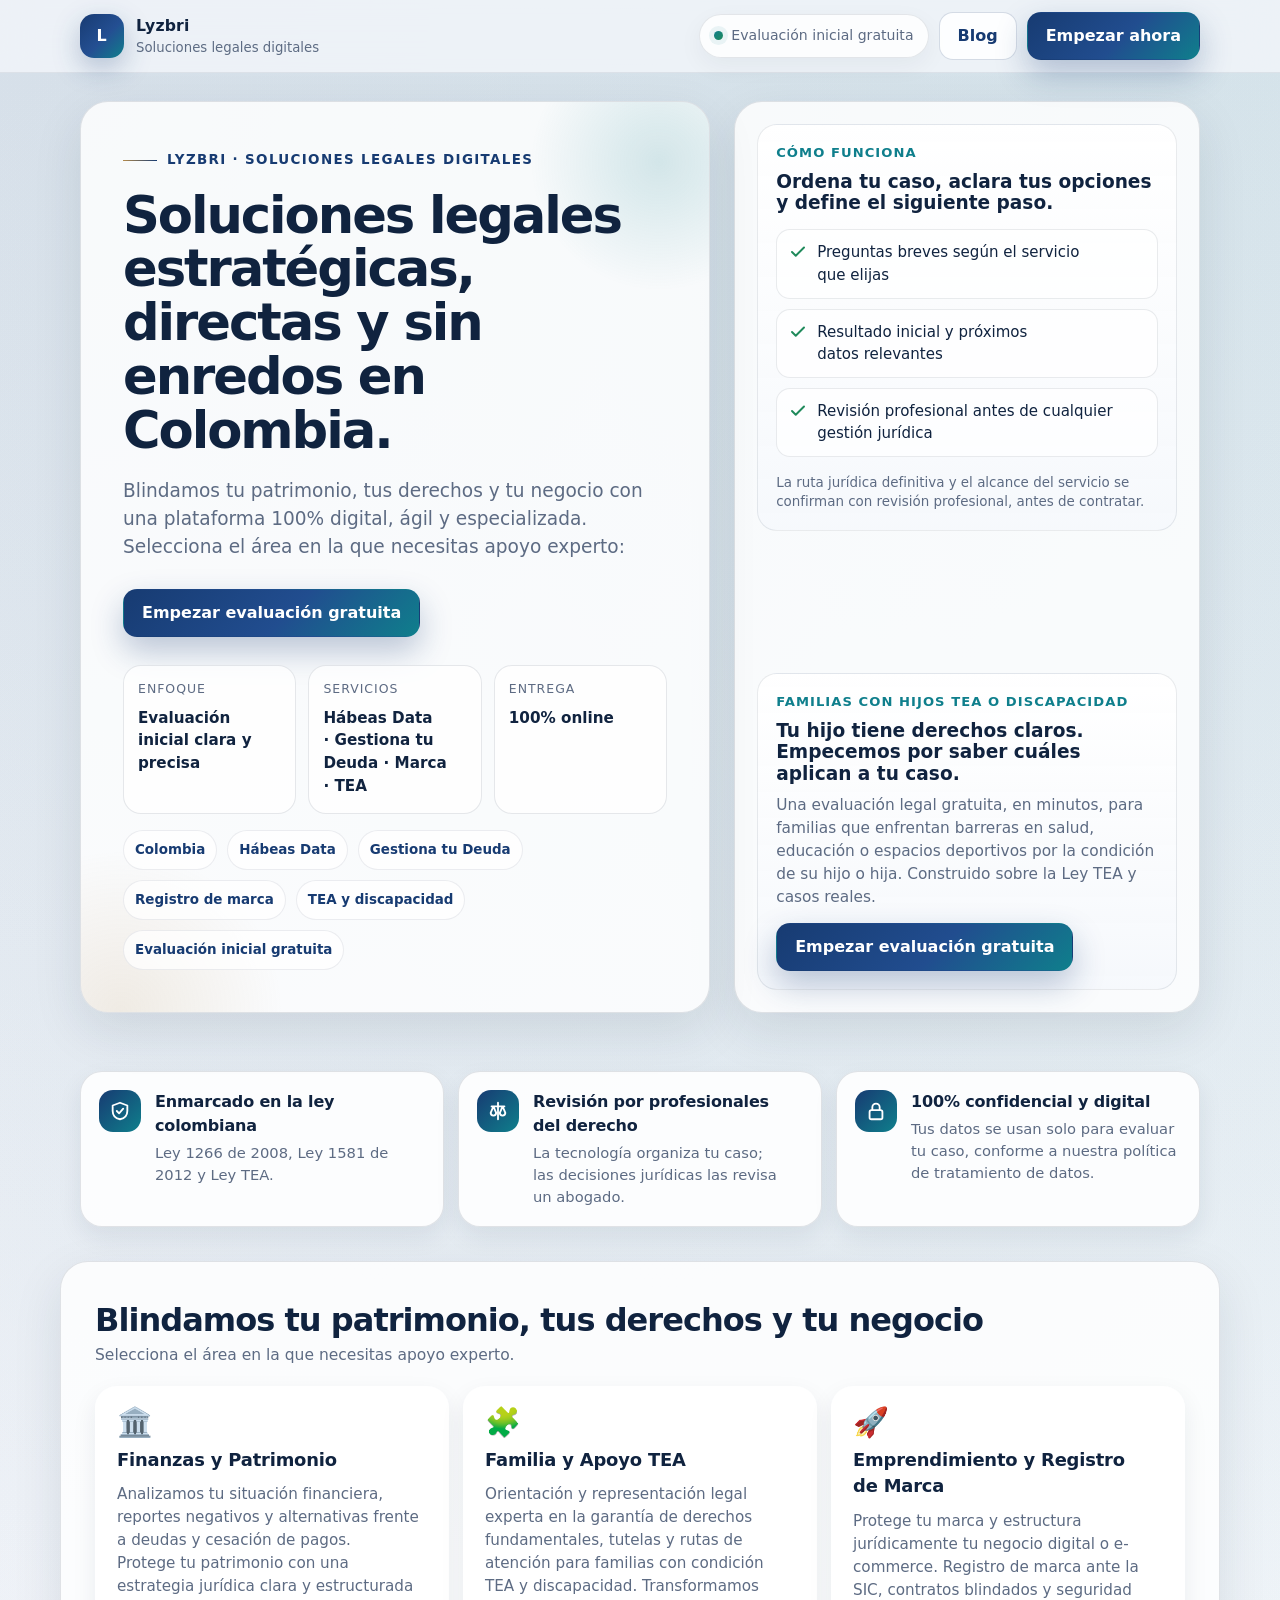
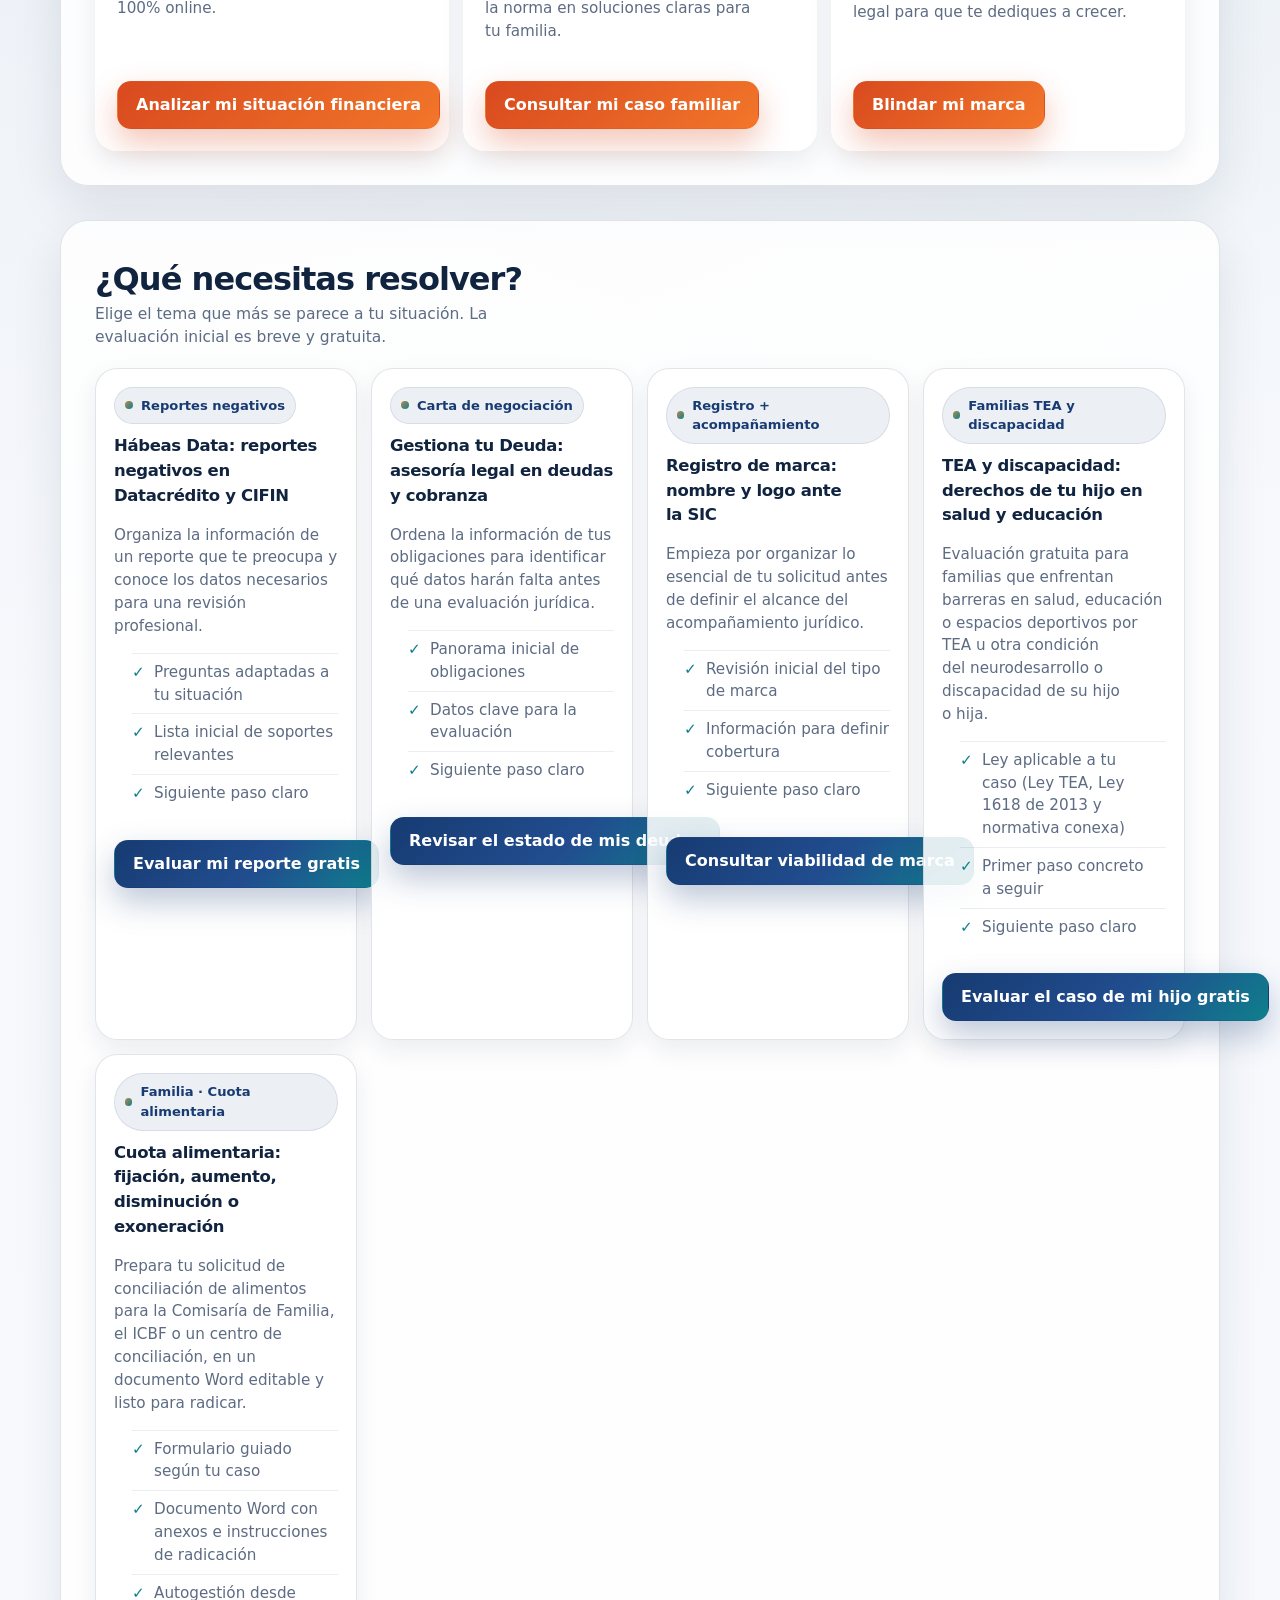
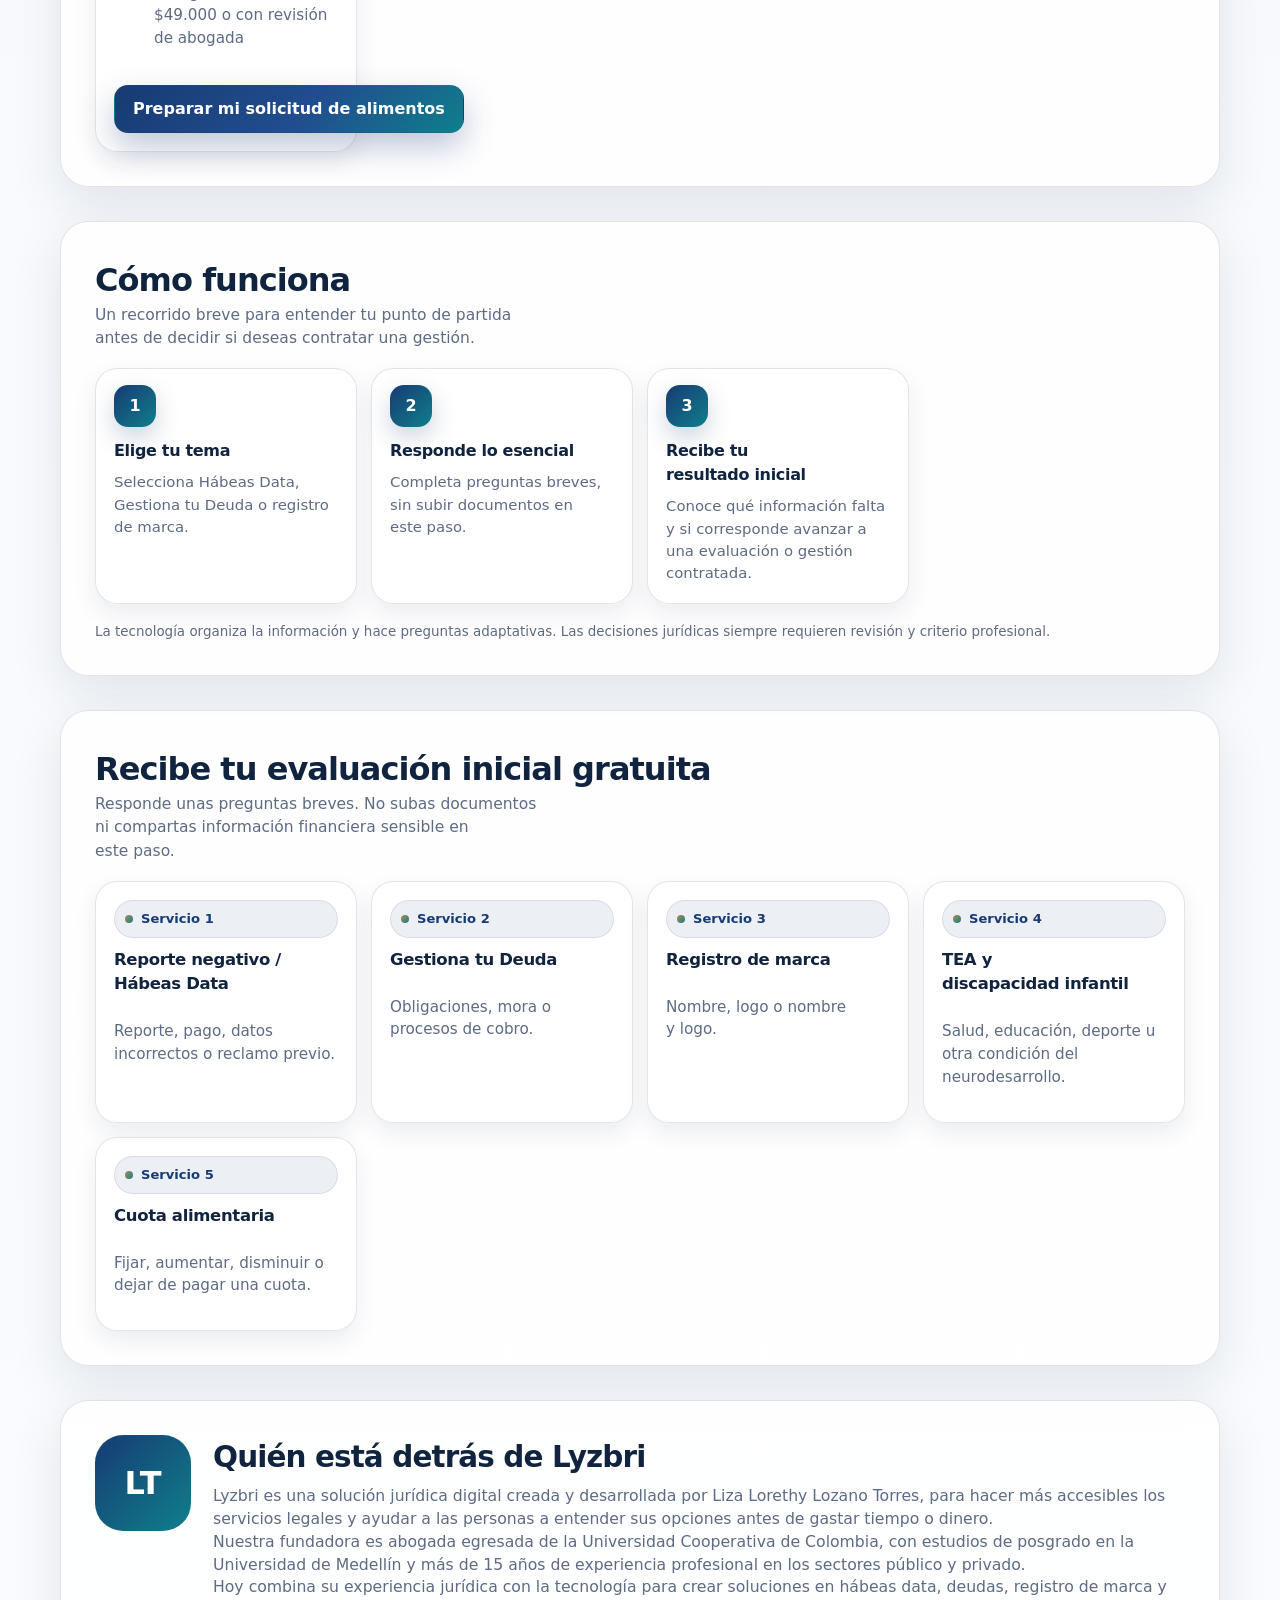
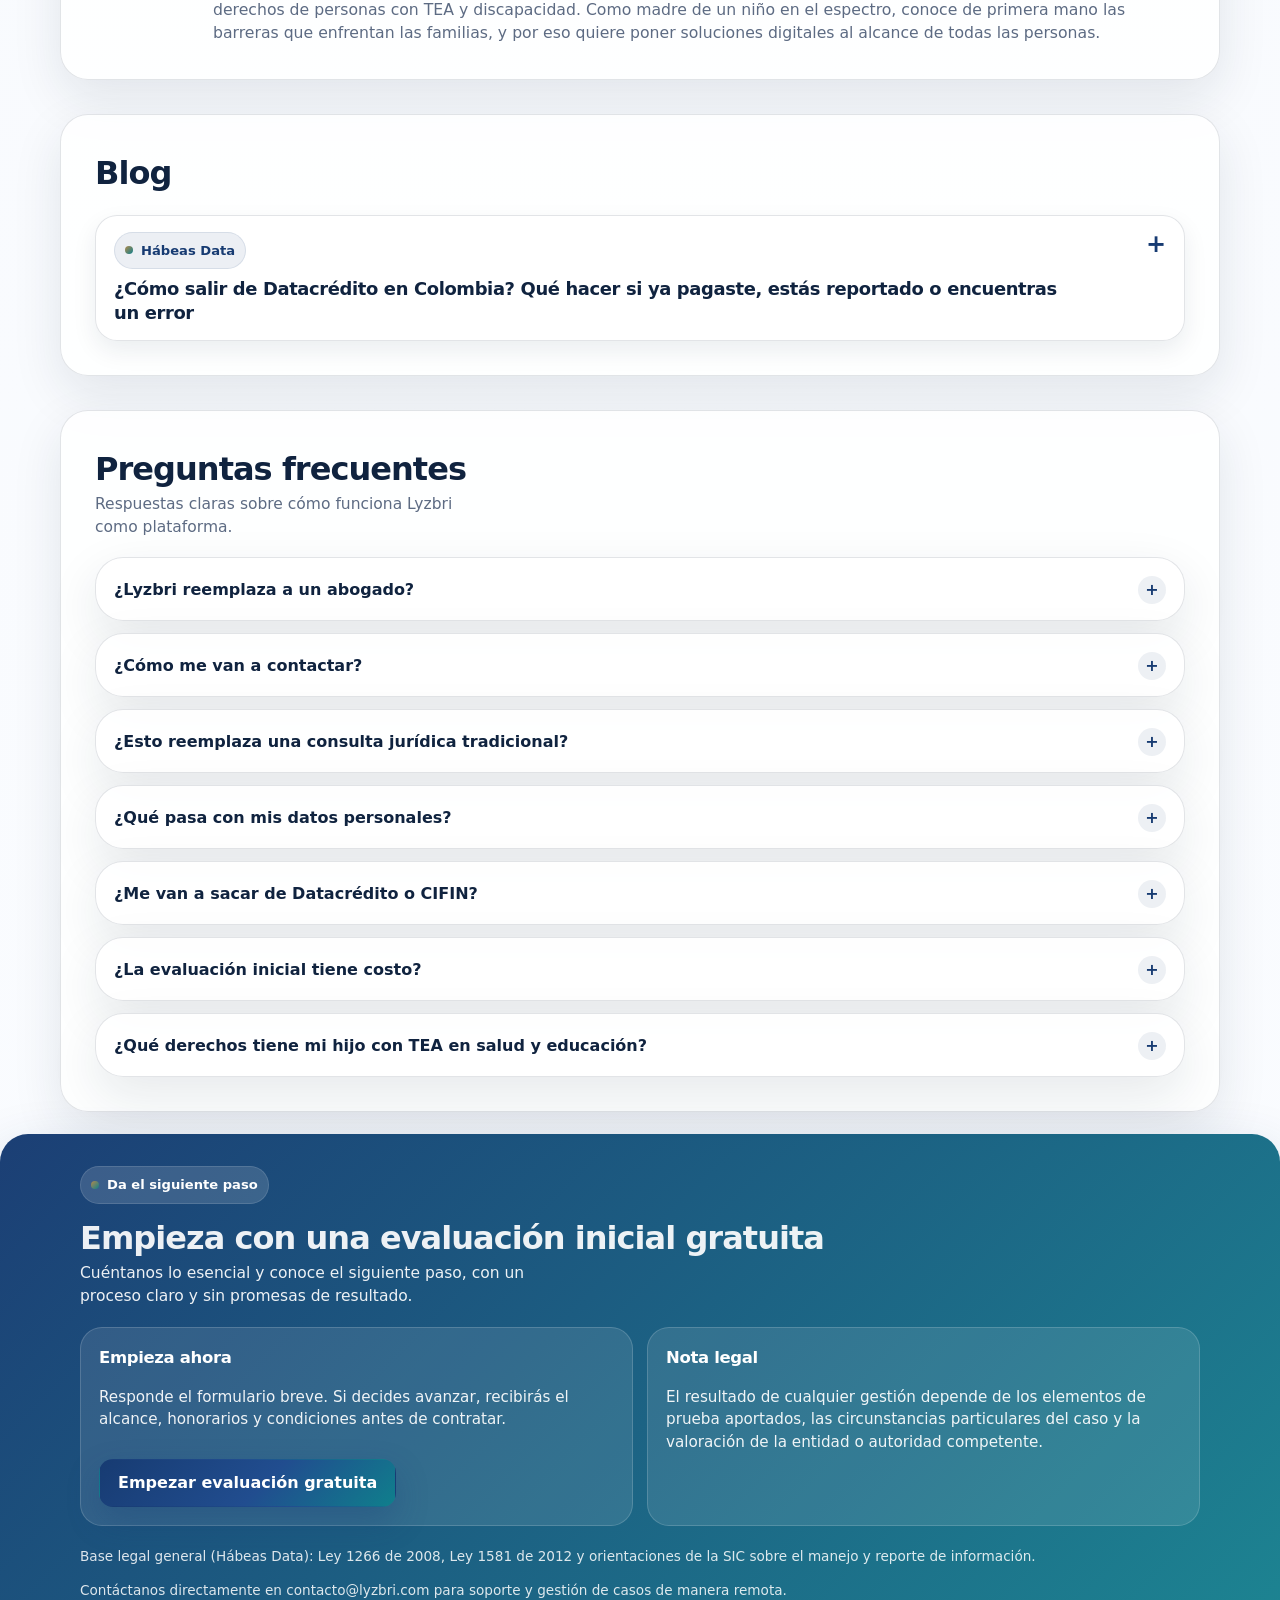
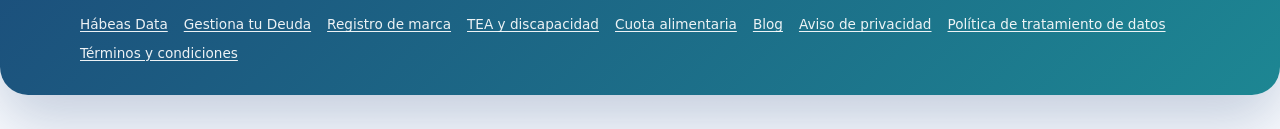
<file: backups-produccion/2026-10-07_index-produccion.html>
<!DOCTYPE html>
<html lang="es">
<head>
  <meta charset="UTF-8" />
  <meta name="viewport" content="width=device-width, initial-scale=1.0" />
  <!-- ================================================================
       BLOQUE SEO PROTEGIDO — NO MODIFICAR NI BORRAR SIN APROBACIÓN DE LIZA
       Título, descripción, canonical, Open Graph y Twitter de la página
       principal. Cualquier cambio de la landing debe conservar este bloque
       tal cual. Versión aprobada: 2026-10-02 (copia en /backups-produccion/).
       ================================================================ -->
  <title>Lyzbri | Servicios Legales Online y Digitales en Colombia</title>
  <meta name="description" content="Servicios legales online en Colombia: hábeas data, deudas, derechos TEA y discapacidad, cuota alimentaria y registro de marca. Evaluación inicial gratis." />
  <meta name="robots" content="index, follow" />
  <link rel="canonical" href="https://lyzbri.com/" />
  <meta property="og:type" content="website" />
  <meta property="og:site_name" content="Lyzbri" />
  <meta property="og:locale" content="es_CO" />
  <meta property="og:url" content="https://lyzbri.com/" />
  <meta property="og:title" content="Lyzbri | Servicios Legales Online y Digitales en Colombia" />
  <meta property="og:description" content="Hábeas data, deudas, derechos TEA y discapacidad, cuota alimentaria y registro de marca, 100% en línea para toda Colombia. Evaluación inicial gratis." />
  <meta property="og:image" content="https://lyzbri.com/og-lyzbri.jpg" />
  <meta property="og:image:width" content="1200" />
  <meta property="og:image:height" content="630" />
  <meta property="og:image:alt" content="Lyzbri: servicios legales online en Colombia" />
  <meta name="twitter:card" content="summary_large_image" />
  <meta name="twitter:title" content="Lyzbri | Servicios Legales Online y Digitales en Colombia" />
  <meta name="twitter:description" content="Hábeas data, deudas, derechos TEA y discapacidad, cuota alimentaria y registro de marca, 100% en línea. Evaluación inicial gratis." />
  <meta name="twitter:image" content="https://lyzbri.com/og-lyzbri.jpg" />
  <!-- ============ FIN DEL BLOQUE SEO PROTEGIDO ============ -->
  <script type="application/ld+json">
  {"@context": "https://schema.org", "@type": "FAQPage", "mainEntity": [{"@type": "Question", "name": "¿Lyzbri reemplaza a un abogado?", "acceptedAnswer": {"@type": "Answer", "text": "No. Lyzbri es un punto de entrada jurídico estructurado. Cuando el caso lo requiere, la gestión es realizada o revisada por profesionales del derecho."}}, {"@type": "Question", "name": "¿Cómo me van a contactar?", "acceptedAnswer": {"@type": "Answer", "text": "A través del WhatsApp que nos dejes en el formulario. El contacto directo con nuestro equipo se habilita en las siguientes etapas del proceso, una vez precalificamos tu caso."}}, {"@type": "Question", "name": "¿Esto reemplaza una consulta jurídica tradicional?", "acceptedAnswer": {"@type": "Answer", "text": "No necesariamente. La evaluación inicial organiza la información; cualquier recomendación jurídica definitiva requiere revisión profesional."}}, {"@type": "Question", "name": "¿Qué pasa con mis datos personales?", "acceptedAnswer": {"@type": "Answer", "text": "Usamos tu información únicamente para evaluar tu caso, conforme a nuestra Política de Tratamiento de Datos y Aviso de Privacidad."}}, {"@type": "Question", "name": "¿Me van a sacar de Datacrédito o CIFIN?", "acceptedAnswer": {"@type": "Answer", "text": "No lo prometemos. Revisamos tu caso y te decimos si existe base jurídica para reclamar o corregir información reportada, según la Ley 1266 de 2008."}}, {"@type": "Question", "name": "¿La evaluación inicial tiene costo?", "acceptedAnswer": {"@type": "Answer", "text": "No. La evaluación inicial es gratuita. Si decides avanzar con un servicio pago, verás el alcance y el valor antes de contratar."}}, {"@type": "Question", "name": "¿Qué derechos tiene mi hijo con TEA en salud y educación?", "acceptedAnswer": {"@type": "Answer", "text": "Depende de tu caso. La evaluación gratuita identifica qué normas aplican (Ley TEA, Ley 1618 de 2013, Decreto 1421 de 2017, entre otras) y cuál es el primer paso concreto."}}]}
  </script>
  <style>
    :root {
      --bg: #f5f7fb;
      --bg-2: #eef3f9;
      --surface: rgba(255, 255, 255, 0.82);
      --surface-strong: #ffffff;
      --text: #10233f;
      --muted: #5d6b83;
      --line: rgba(16, 35, 63, 0.12);
      --accent: #173b72;
      --accent-2: #0f7f8c;
      --accent-3: #b38a4c;
      --success: #1f8a5b;
      --urgent: #d94a1f;
      --urgent-2: #f2762a;
      --shadow: 0 18px 50px rgba(16, 35, 63, 0.10);
      --shadow-soft: 0 10px 24px rgba(16, 35, 63, 0.08);
      --radius-xl: 28px;
      --radius-lg: 22px;
      --radius-md: 16px;
      --radius-sm: 12px;
      --container: 1160px;
    }

    * { box-sizing: border-box; }
    html { scroll-behavior: smooth; }
    body {
      margin: 0;
      font-family: Inter, ui-sans-serif, system-ui, -apple-system, BlinkMacSystemFont, "Segoe UI", sans-serif;
      color: var(--text);
      background:
        radial-gradient(circle at top left, rgba(23, 59, 114, 0.10), transparent 35%),
        radial-gradient(circle at top right, rgba(15, 127, 140, 0.10), transparent 32%),
        linear-gradient(180deg, var(--bg) 0%, #fafcff 100%);
      text-wrap: pretty;
      line-height: 1.5;
      -webkit-font-smoothing: antialiased;
      overflow-x: hidden;
    }

    a { color: inherit; text-decoration: none; }
    img { max-width: 100%; display: block; }
    button { font: inherit; }

    .shell {
      width: min(100%, var(--container));
      margin: 0 auto;
      padding: 0 20px;
    }

    .topbar {
      position: sticky;
      top: 0;
      z-index: 20;
      backdrop-filter: blur(18px);
      background: rgba(245, 247, 251, 0.75);
      border-bottom: 1px solid rgba(16, 35, 63, 0.08);
    }

    .topbar-inner {
      display: flex;
      align-items: center;
      justify-content: space-between;
      gap: 16px;
      min-height: 72px;
    }

    .brand {
      display: flex;
      align-items: center;
      gap: 12px;
      min-width: 0;
    }

    .brand-mark {
      width: 44px;
      height: 44px;
      border-radius: 14px;
      background:
        linear-gradient(135deg, var(--accent) 0%, #244f92 55%, var(--accent-2) 100%);
      color: white;
      display: grid;
      place-items: center;
      font-weight: 800;
      letter-spacing: 0.04em;
      box-shadow: 0 10px 28px rgba(23, 59, 114, 0.28);
      flex: none;
    }

    .brand-copy { min-width: 0; }
    .brand-name {
      font-size: 0.98rem;
      font-weight: 800;
      letter-spacing: 0.01em;
      margin: 0;
    }
    .brand-tag {
      font-size: 0.83rem;
      color: var(--muted);
      margin: 1px 0 0;
    }

    .top-actions {
      display: flex;
      align-items: center;
      gap: 10px;
      flex-wrap: wrap;
      justify-content: flex-end;
    }

    .pill {
      display: inline-flex;
      align-items: center;
      gap: 8px;
      padding: 10px 14px;
      border: 1px solid rgba(16, 35, 63, 0.10);
      background: rgba(255,255,255,0.80);
      border-radius: 999px;
      color: var(--muted);
      font-size: 0.88rem;
      box-shadow: 0 8px 24px rgba(16, 35, 63, 0.05);
    }

    .pill-dot {
      width: 9px;
      height: 9px;
      border-radius: 999px;
      background: linear-gradient(135deg, var(--accent-2), var(--success));
      box-shadow: 0 0 0 5px rgba(15, 127, 140, 0.08);
    }

    .hero {
      padding: 28px 0 24px;
    }

    .hero-grid {
      display: grid;
      grid-template-columns: 1.15fr 0.85fr;
      gap: 24px;
      align-items: stretch;
      min-height: calc(100svh - 96px);
    }

    .hero-main,
    .hero-aside,
    .card,
    .section-box,
    .faq-item {
      background: var(--surface);
      border: 1px solid var(--line);
      border-radius: var(--radius-xl);
      box-shadow: var(--shadow);
    }

    .hero-main {
      padding: clamp(24px, 4vw, 42px);
      display: flex;
      flex-direction: column;
      justify-content: space-between;
      position: relative;
      overflow: hidden;
      isolation: isolate;
    }

    .hero-main::before,
    .hero-main::after {
      content: "";
      position: absolute;
      inset: auto;
      border-radius: 999px;
      pointer-events: none;
      z-index: -1;
      filter: blur(0);
    }

    .hero-main::before {
      width: 260px;
      height: 260px;
      right: -80px;
      top: -70px;
      background: radial-gradient(circle, rgba(15, 127, 140, 0.16), transparent 70%);
    }

    .hero-main::after {
      width: 320px;
      height: 320px;
      left: -120px;
      bottom: -160px;
      background: radial-gradient(circle, rgba(179, 138, 76, 0.14), transparent 72%);
    }

    .eyebrow {
      display: inline-flex;
      align-items: center;
      gap: 10px;
      font-size: 0.84rem;
      font-weight: 700;
      letter-spacing: 0.10em;
      text-transform: uppercase;
      color: var(--accent);
      margin: 0 0 18px;
    }

    .eyebrow::before {
      content: "";
      width: 34px;
      height: 1px;
      background: linear-gradient(90deg, var(--accent-3), var(--accent));
    }

    h1 {
      margin: 0;
      font-size: clamp(2rem, 4vw, 3.5rem);
      line-height: 1.05;
      letter-spacing: -0.04em;
      max-width: 20ch;
    }

    .hero-copy {
      margin-top: 20px;
      max-width: 62ch;
      font-size: clamp(1rem, 1.45vw, 1.17rem);
      color: var(--muted);
    }

    .cta-row {
      display: flex;
      flex-wrap: wrap;
      gap: 12px;
      margin-top: 28px;
    }

    .btn {
      min-height: 48px;
      padding: 0 18px;
      border-radius: 14px;
      display: inline-flex;
      align-items: center;
      justify-content: center;
      gap: 10px;
      font-weight: 700;
      border: 1px solid transparent;
      transition: transform 180ms ease, box-shadow 180ms ease, background 180ms ease, border-color 180ms ease;
      cursor: pointer;
      user-select: none;
      white-space: nowrap;
    }

    .btn:hover { transform: translateY(-1px); }
    .btn:active { transform: translateY(0); }
    .btn-primary {
      background: linear-gradient(135deg, var(--accent) 0%, #214d8f 55%, var(--accent-2) 100%);
      color: #fff;
      box-shadow: 0 14px 32px rgba(23, 59, 114, 0.28);
    }
    .btn-secondary {
      background: rgba(255,255,255,0.90);
      color: var(--accent);
      border-color: rgba(23, 59, 114, 0.18);
    }
    .btn-ghost {
      background: transparent;
      color: var(--accent);
      border-color: rgba(23, 59, 114, 0.14);
    }
    .btn-urgent {
      background: linear-gradient(135deg, var(--urgent) 0%, var(--urgent-2) 100%);
      color: #fff;
      box-shadow: 0 14px 32px rgba(217, 74, 31, 0.32);
    }

    .hero-meta {
      display: grid;
      grid-template-columns: repeat(3, minmax(0, 1fr));
      gap: 12px;
      margin-top: 28px;
    }

    .meta-card {
      border-radius: 18px;
      padding: 14px 14px 15px;
      background: rgba(255,255,255,0.72);
      border: 1px solid rgba(16, 35, 63, 0.10);
    }

    .meta-label {
      display: block;
      font-size: 0.78rem;
      text-transform: uppercase;
      letter-spacing: 0.08em;
      color: var(--muted);
      margin-bottom: 8px;
    }

    .meta-value {
      font-size: 0.95rem;
      font-weight: 700;
      color: var(--text);
    }

    .hero-aside {
      padding: 22px;
      display: flex;
      flex-direction: column;
      gap: 14px;
      justify-content: space-between;
    }

    .aside-panel {
      padding: 18px;
      border-radius: 20px;
      background: linear-gradient(180deg, rgba(255,255,255,0.95), rgba(245, 248, 252, 0.90));
      border: 1px solid rgba(16, 35, 63, 0.09);
    }

    .aside-kicker {
      font-size: 0.82rem;
      font-weight: 800;
      letter-spacing: 0.08em;
      text-transform: uppercase;
      color: var(--accent-2);
      margin: 0 0 8px;
    }

    .aside-title {
      margin: 0;
      font-size: 1.16rem;
      line-height: 1.15;
    }

    .aside-text {
      margin: 10px 0 0;
      color: var(--muted);
      font-size: 0.96rem;
    }

    .checklist {
      display: grid;
      gap: 10px;
      margin-top: 16px;
    }

    .check {
      display: flex;
      gap: 10px;
      align-items: flex-start;
      padding: 11px 12px;
      border-radius: 14px;
      background: rgba(255,255,255,0.74);
      border: 1px solid rgba(16, 35, 63, 0.09);
      color: var(--text);
      font-size: 0.94rem;
    }

    .check svg {
      width: 18px;
      height: 18px;
      color: var(--success);
      flex: none;
      margin-top: 2px;
    }

    .note {
      font-size: 0.84rem;
      color: var(--muted);
      line-height: 1.45;
      margin: 0;
    }

    section {
      padding: 16px 0 0;
    }

    .section-box {
      padding: clamp(22px, 3vw, 34px);
      margin-top: 18px;
    }

    .section-head {
      display: flex;
      justify-content: space-between;
      align-items: end;
      gap: 16px;
      margin-bottom: 18px;
    }

    .section-head h2 {
      margin: 0;
      font-size: clamp(1.55rem, 2.5vw, 2.2rem);
      letter-spacing: -0.03em;
    }

    .section-head p {
      margin: 0;
      color: var(--muted);
      max-width: 46ch;
      font-size: 0.97rem;
    }

    .grid-2 {
      display: grid;
      grid-template-columns: repeat(2, minmax(0, 1fr));
      gap: 14px;
    }

    .grid-3 {
      display: grid;
      grid-template-columns: repeat(3, minmax(0, 1fr));
      gap: 14px;
    }

    .grid-4 {
      display: grid;
      grid-template-columns: repeat(4, minmax(0, 1fr));
      gap: 14px;
    }

    .grid-3 {
      display: grid;
      grid-template-columns: repeat(3, minmax(0, 1fr));
      gap: 14px;
    }
    .pillar-card {
      padding: 22px;
      border-radius: var(--radius-lg);
      background: rgba(255,255,255,0.92);
      box-shadow: var(--shadow-soft);
      display: flex;
      flex-direction: column;
      gap: 10px;
    }
    .pillar-icon { font-size: 1.8rem; line-height: 1; }
    .pillar-card h3 { margin: 0; font-size: 1.12rem; letter-spacing: -0.01em; }
    .pillar-card p { color: var(--muted); font-size: 0.95rem; margin: 0; flex: 1; }
    @media (max-width: 900px) { .grid-3 { grid-template-columns: 1fr; } }

    .card {
      padding: 18px;
      border-radius: var(--radius-lg);
      background: rgba(255,255,255,0.88);
      box-shadow: var(--shadow-soft);
    }

    .card h3 a { color: inherit; }
    .card h3 a:hover { text-decoration: underline; }
    .card h3 {
      margin: 0 0 8px;
      font-size: 1.03rem;
      letter-spacing: -0.02em;
    }

    .card p, .card li {
      color: var(--muted);
      font-size: 0.95rem;
    }

    .card ul {
      margin: 12px 0 0;
      padding-left: 18px;
    }

    .tag {
      display: inline-flex;
      align-items: center;
      gap: 8px;
      font-size: 0.82rem;
      font-weight: 700;
      color: var(--accent);
      background: rgba(23, 59, 114, 0.08);
      border: 1px solid rgba(23, 59, 114, 0.10);
      padding: 8px 10px;
      border-radius: 999px;
      margin-bottom: 10px;
    }

    .tag::before {
      content: "";
      width: 8px;
      height: 8px;
      border-radius: 999px;
      background: linear-gradient(135deg, var(--accent-3), var(--accent-2));
    }

    .steps {
      display: grid;
      grid-template-columns: repeat(4, minmax(0, 1fr));
      gap: 14px;
    }

    .step {
      position: relative;
      padding-top: 16px;
    }

    .step-num {
      width: 42px;
      height: 42px;
      border-radius: 14px;
      display: grid;
      place-items: center;
      font-weight: 800;
      color: white;
      background: linear-gradient(135deg, var(--accent), var(--accent-2));
      box-shadow: 0 10px 24px rgba(23, 59, 114, 0.22);
      margin-bottom: 12px;
    }

    .step h3 { margin: 0 0 8px; font-size: 1rem; }
    .step p { margin: 0; color: var(--muted); font-size: 0.93rem; }

    .pricing {
      display: grid;
      grid-template-columns: 1fr 1fr 1fr;
      gap: 14px;
    }

    .price-card {
      position: relative;
      overflow: hidden;
      background: rgba(255,255,255,0.9);
    }

    .price-card.featured {
      border-color: rgba(23, 59, 114, 0.22);
      box-shadow: 0 24px 58px rgba(23, 59, 114, 0.12);
    }

    .price-label {
      display: inline-flex;
      padding: 7px 10px;
      border-radius: 999px;
      background: rgba(15, 127, 140, 0.08);
      color: var(--accent-2);
      font-size: 0.78rem;
      font-weight: 800;
      letter-spacing: 0.08em;
      text-transform: uppercase;
      margin-bottom: 14px;
    }

    .price {
      margin: 8px 0 10px;
      font-size: clamp(2rem, 3vw, 2.7rem);
      font-weight: 900;
      letter-spacing: -0.05em;
    }

    .price small {
      font-size: 0.95rem;
      font-weight: 700;
      color: var(--muted);
      letter-spacing: normal;
    }

    .price-list {
      margin: 0;
      padding-left: 18px;
    }

    .price-list li + li { margin-top: 8px; }

    .faq {
      display: grid;
      gap: 12px;
    }

    .faq-item {
      padding: 18px 18px 16px;
      background: rgba(255,255,255,0.88);
    }

    .faq-item summary {
      list-style: none;
      cursor: pointer;
      display: flex;
      align-items: center;
      justify-content: space-between;
      gap: 20px;
      font-weight: 750;
    }

    .faq-item summary::-webkit-details-marker { display: none; }
    .faq-item summary::after {
      content: "+";
      width: 28px;
      height: 28px;
      display: grid;
      place-items: center;
      border-radius: 999px;
      background: rgba(23, 59, 114, 0.08);
      color: var(--accent);
      flex: none;
      transition: transform 180ms ease;
    }

    .faq-item[open] summary::after { content: "–"; }
    .faq-item p {
      margin: 12px 0 0;
      color: var(--muted);
      max-width: 70ch;
    }

    .footer-cta {
      margin: 22px 0 34px;
      padding: clamp(22px, 3.5vw, 32px);
      border-radius: 28px;
      background: linear-gradient(135deg, rgba(23, 59, 114, 0.98), rgba(15, 127, 140, 0.94));
      color: white;
      box-shadow: 0 26px 60px rgba(23, 59, 114, 0.24);
    }

    .footer-cta .section-head h2,
    .footer-cta .section-head p,
    .footer-cta .note,
    .footer-cta .card p,
    .footer-cta .card li { color: rgba(255,255,255,0.92); }

    .footer-cta .card,
    .footer-cta .section-box,
    .footer-cta .faq-item {
      background: rgba(255,255,255,0.10);
      border-color: rgba(255,255,255,0.16);
      box-shadow: none;
    }

    .footer-cta .tag {
      color: #fff;
      background: rgba(255,255,255,0.14);
      border-color: rgba(255,255,255,0.12);
    }

    .footer-cta .btn-secondary {
      background: rgba(255,255,255,0.96);
      color: var(--accent);
    }

    .footer-legal {
      margin-top: 20px;
      font-size: 0.85rem;
      color: rgba(255,255,255,0.85);
    }

    .links-row {
      display: flex;
      flex-wrap: wrap;
      gap: 8px 16px;
      margin-top: 14px;
      font-size: 0.85rem;
    }

    .links-row a {
      text-decoration: underline;
      text-underline-offset: 2px;
    }

    .footer-cta .links-row a { color: rgba(255,255,255,0.92); }

    .mobile-cta {
      display: none;
      position: fixed;
      left: 0;
      right: 0;
      bottom: 0;
      z-index: 30;
      padding: 12px 14px calc(12px + env(safe-area-inset-bottom));
      background: rgba(245, 247, 251, 0.94);
      border-top: 1px solid rgba(16, 35, 63, 0.08);
      backdrop-filter: blur(16px);
      gap: 10px;
    }

    .mobile-cta .btn {
      flex: 1;
      min-height: 48px;
    }

    .sr-only {
      position: absolute;
      width: 1px;
      height: 1px;
      padding: 0;
      margin: -1px;
      overflow: hidden;
      clip: rect(0, 0, 0, 0);
      white-space: nowrap;
      border: 0;
    }

    .fine-print {
      color: var(--muted);
      font-size: 0.86rem;
      margin-top: 10px;
    }

    .chips {
      display: flex;
      flex-wrap: wrap;
      gap: 10px;
      margin-top: 16px;
    }

    .chip {
      padding: 9px 11px;
      border-radius: 999px;
      background: rgba(255,255,255,0.74);
      border: 1px solid rgba(16, 35, 63, 0.08);
      color: var(--accent);
      font-size: 0.84rem;
      font-weight: 700;
    }

    /* --- V2: selector de servicios y formulario --- */

    .selector-card {
      display: flex;
      flex-direction: column;
      cursor: pointer;
      transition: transform 180ms ease, box-shadow 180ms ease, border-color 180ms ease, background 180ms ease;
      text-align: left;
      width: 100%;
      border: 1px solid var(--line);
    }

    .selector-card:hover { transform: translateY(-2px); }

    .selector-card.is-selected {
      border-color: var(--accent-2);
      background: rgba(15, 127, 140, 0.08);
      box-shadow: 0 18px 40px rgba(15, 127, 140, 0.16);
    }

    .selector-card .btn { margin-top: 14px; align-self: flex-start; }

    .service-includes {
      list-style: none;
      padding: 0;
      margin: 16px 0 0;
      color: var(--muted);
      font-size: 0.93rem;
    }

    .service-includes li {
      padding: 7px 0 7px 22px;
      position: relative;
      border-top: 1px solid rgba(16, 35, 63, 0.08);
    }

    .service-includes li::before {
      content: "✓";
      color: var(--accent-2);
      font-weight: 800;
      position: absolute;
      left: 0;
    }

    /* La información extensa se trasladará a páginas individuales por servicio.
       Se conserva temporalmente en el archivo para no reconstruir la landing desde cero. */
    /* ---------- GUÍAS (BLOG) ---------- */
    .guias { display:flex; flex-direction:column; gap:12px; }
    .guia { background:rgba(255,255,255,0.9); border:1px solid var(--line); border-radius:var(--radius-lg); box-shadow:var(--shadow-soft); }
    .guia summary { list-style:none; cursor:pointer; padding:16px 18px; display:flex; flex-direction:column; align-items:flex-start; gap:8px; position:relative; padding-right:48px; }
    .guia summary::-webkit-details-marker { display:none; }
    .guia summary::after { content:"+"; position:absolute; right:18px; top:16px; font-size:1.5rem; line-height:1; color:var(--accent); font-weight:700; }
    .guia[open] summary::after { content:"−"; }
    .guia summary .tag { margin:0; }
    .guia summary h3 { margin:0; font-size:1.12rem; letter-spacing:-0.02em; line-height:1.3; }
    .guia-cuerpo { padding:0 18px 20px; }
    .guia-cuerpo h4 { margin:22px 0 6px; font-size:1.08rem; letter-spacing:-0.01em; }
    .guia-cuerpo p, .guia-cuerpo li { color:var(--text); line-height:1.65; font-size:1rem; }
    .guia-cuerpo ul, .guia-cuerpo ol { padding-left:22px; margin:6px 0 0; }
    .guia-cuerpo .btn { margin-top:16px; }
    .blog-resp { background:rgba(15,127,140,0.08); border:1px solid rgba(15,127,140,0.22); border-radius:var(--radius-md); padding:14px 16px; margin:4px 0 6px; }
    .blog-resp strong { display:block; margin-bottom:6px; color:var(--accent-2); font-size:0.8rem; letter-spacing:.05em; text-transform:uppercase; }
    .blog-resp p { margin:0; }
    .legacy-service-detail { display: none; }
    .precios-grid { display:grid; grid-template-columns:repeat(2,minmax(0,1fr)); gap:14px; }
    .precios-grid .card h3 { margin:0 0 10px; }
    .precio-linea { display:flex; justify-content:space-between; gap:10px; padding:9px 0; border-top:1px solid rgba(23,59,114,0.10); font-size:0.95rem; }
    .precio-linea span:last-child { font-weight:800; white-space:nowrap; }
    .precio-linea small { display:block; font-weight:500; opacity:.75; }
    #aviso-pago { display:none; margin:18px auto 0; }
    @media (max-width: 720px) { .precios-grid { grid-template-columns:minmax(0,1fr); } }


    .form-grid {
      display: grid;
      grid-template-columns: repeat(2, minmax(0, 1fr));
      gap: 14px;
      margin-top: 6px;
    }

    .form-grid.full { grid-template-columns: 1fr; }

    .field {
      display: flex;
      flex-direction: column;
      gap: 6px;
    }

    .field label {
      font-size: 0.86rem;
      font-weight: 700;
      color: var(--text);
    }

    .field input,
    .field select,
    .field textarea {
      font: inherit;
      padding: 12px 14px;
      border-radius: 12px;
      border: 1px solid rgba(16, 35, 63, 0.18);
      background: rgba(255,255,255,0.92);
      color: var(--text);
    }

    .field textarea { resize: vertical; min-height: 88px; }

    .conditional-block {
      margin-top: 4px;
      padding-top: 4px;
    }

    /* ---------- Wizard: una pregunta por pantalla ---------- */
    .wizard-head {
      display: flex;
      align-items: center;
      justify-content: space-between;
      margin-bottom: 18px;
    }
    .btn-back {
      background: none;
      border: none;
      color: var(--muted);
      font: inherit;
      font-size: 0.9rem;
      cursor: pointer;
      padding: 6px 0;
    }
    .btn-back:hover { color: var(--accent); }

    .wizard-question {
      font-size: clamp(1.1rem, 2.2vw, 1.35rem);
      font-weight: 800;
      letter-spacing: -0.01em;
      margin: 0 0 18px;
    }

    .choice-grid {
      display: grid;
      grid-template-columns: 1fr;
      gap: 10px;
    }
    @media (min-width: 640px) {
      .choice-grid.two-col { grid-template-columns: 1fr 1fr; }
    }

    .choice-btn {
      text-align: left;
      padding: 18px 18px;
      min-height: 56px;
      border-radius: var(--radius-md);
      border: 1.5px solid var(--line);
      background: rgba(255,255,255,0.9);
      color: var(--text);
      font: inherit;
      font-size: 1rem;
      font-weight: 600;
      cursor: pointer;
      transition: border-color 150ms ease, background 150ms ease, transform 150ms ease;
    }
    .choice-btn:hover { border-color: var(--accent-2); transform: translateY(-1px); }
    .choice-btn.is-selected {
      border-color: var(--accent-2);
      background: rgba(15, 127, 140, 0.10);
    }

    .wizard-actions {
      margin-top: 22px;
      display: flex;
      flex-wrap: wrap;
      gap: 12px;
      align-items: center;
    }

    .consent-row {
      display: flex;
      gap: 10px;
      align-items: flex-start;
      margin-top: 18px;
      font-size: 0.86rem;
      color: var(--muted);
    }

    .consent-row input { margin-top: 3px; flex: none; }

    .form-actions {
      margin-top: 22px;
      display: flex;
      flex-wrap: wrap;
      align-items: center;
      gap: 14px;
    }

    .lawyer-box { display: grid; grid-template-columns: 96px 1fr; gap: 22px; align-items: start; }
    .lawyer-avatar { width: 96px; height: 96px; border-radius: 28px; display: grid; place-items: center; font-size: 2rem; font-weight: 800; color: #fff; background: linear-gradient(135deg, var(--accent), var(--accent-2)); }
    .lawyer-box h3 { margin: 0 0 4px; font-size: 1.3rem; }
    .lawyer-role { color: var(--accent-2); font-weight: 700; font-size: 0.92rem; margin: 0 0 10px; }
    @media (max-width: 700px) { .lawyer-box { grid-template-columns: 1fr; } }
    .trust { margin-top: 18px; }
    .trust-grid { display: grid; grid-template-columns: repeat(3, minmax(0, 1fr)); gap: 14px; }
    .trust-item { display: flex; gap: 14px; align-items: flex-start; padding: 18px; border-radius: var(--radius-lg); background: rgba(255,255,255,0.88); border: 1px solid var(--line); box-shadow: var(--shadow-soft); }
    .trust-icon { flex: none; width: 42px; height: 42px; border-radius: 14px; display: grid; place-items: center; color: #fff; background: linear-gradient(135deg, var(--accent), var(--accent-2)); }
    .trust-icon svg { width: 22px; height: 22px; }
    .trust-item h3 { margin: 0 0 4px; font-size: 1rem; letter-spacing: -0.01em; }
    .trust-item p { margin: 0; color: var(--muted); font-size: 0.92rem; }
    h1 { max-width: none; }

    @media (max-width: 1024px) {
      .trust-grid { grid-template-columns: 1fr; }
      .hero-grid,
      .steps,
      .pricing,
      .grid-3,
      .grid-4 { grid-template-columns: 1fr; }
      .grid-2 { grid-template-columns: 1fr; }
      .hero-grid { min-height: auto; }
      .hero-main { min-height: auto; }
      .hero-meta { grid-template-columns: 1fr; }
      .section-head { flex-direction: column; align-items: flex-start; }
      .top-actions .pill { display: none; }
    }

    @media (max-width: 700px) {
      .topbar-inner { min-height: 64px; }
      .brand-mark { width: 40px; height: 40px; border-radius: 12px; }
      .hero { padding-top: 20px; }
      h1 { font-size: clamp(1.75rem, 7.4vw, 2.2rem); line-height: 1.08; letter-spacing: -0.03em; }
      .hero-main { padding: 20px 18px; }
      .eyebrow { margin-bottom: 10px; }
      .hero-copy { margin-top: 12px; font-size: 0.98rem; }
      .cta-row { flex-direction: column; margin-top: 18px; }
      .btn { width: 100%; }
      .aside-panel { padding: 16px; }
      .section-box { padding: 20px 18px; }
      .mobile-cta { display: flex; }
      body { padding-bottom: 86px; }
      .form-grid { grid-template-columns: 1fr; }
    }

    @media (prefers-reduced-motion: reduce) {
      html { scroll-behavior: auto; }
      *, *::before, *::after {
        animation-duration: 0.001ms !important;
        animation-iteration-count: 1 !important;
        transition-duration: 0.001ms !important;
        scroll-behavior: auto !important;
      }
    }
    @media (max-width: 720px) { .top-actions { flex-wrap:nowrap; gap:8px; } .top-actions .btn { width:auto; min-height:42px; padding:0 14px; } .brand-tag { display:none; } }

    .legal{display:none;padding:28px 0}
    .legal:target{display:block}
    .legal .section-box{max-width:820px}
    .legal h2{margin-bottom:6px}
    .legal h3{margin:22px 0 6px;font-size:1.05rem}
    .legal p,.legal li{color:var(--text);line-height:1.65}
    .legal ul{padding-left:20px;margin:6px 0}
    .legal .legal-fecha{color:var(--muted);font-size:.9rem}
    .legal .legal-volver{display:inline-block;margin-top:18px;font-weight:600}
  </style>
  <script type="application/ld+json">
{
  "@context": "https://schema.org",
  "@type": "LegalService",
  "name": "Lyzbri",
  "url": "https://lyzbri.com/",
  "image": "https://lyzbri.com/og-lyzbri.jpg",
  "description": "Servicios legales online en Colombia: hábeas data, deudas, derechos TEA y discapacidad, cuota alimentaria y registro de marca, 100% digital.",
  "areaServed": { "@type": "Country", "name": "Colombia" },
  "availableLanguage": "es",
  "serviceType": ["Hábeas data y reportes en centrales de riesgo", "Negociación de deudas", "Derechos de personas con TEA y discapacidad", "Cuota alimentaria", "Registro de marca"],
  "email": "contacto@lyzbri.com"
}
</script>
</head>
<body>
  <div class="topbar">
    <div class="shell topbar-inner">
      <div class="brand" aria-label="Lyzbri, soluciones legales digitales">
        <div class="brand-mark">L</div>
        <div class="brand-copy">
          <p class="brand-name">Lyzbri</p>
          <p class="brand-tag">Soluciones legales digitales</p>
        </div>
      </div>

      <div class="top-actions">
        <span class="pill"><span class="pill-dot"></span> Evaluación inicial gratuita</span>
        <a class="btn btn-secondary" href="#blog">Blog</a>
        <a class="btn btn-primary" href="#contacto">Empezar ahora</a>
      </div>
    </div>
  </div>

  <main>
    <div class="shell">
      <article id="aviso-pago" class="card"><h3>Gracias por continuar</h3><p>Cuando Bold confirme tu pago, revisaremos tu caso y te escribiremos al WhatsApp que dejaste en el formulario.</p></article>
      <article id="formulario-detallado-container" class="card" style="display:none;"></article>
    </div>
    <section class="hero">
      <div class="shell hero-grid">
        <article class="hero-main">
          <div>
            <p class="eyebrow" id="hero-eyebrow">Lyzbri · Soluciones legales digitales</p>
            <h1 id="hero-h1">Soluciones legales estratégicas, directas y sin enredos en Colombia.</h1>
            <p class="hero-copy" id="hero-copy">
              Blindamos tu patrimonio, tus derechos y tu negocio con una plataforma 100% digital, ágil y especializada. Selecciona el área en la que necesitas apoyo experto:
            </p>

            <div class="cta-row">
              <a class="btn btn-primary" id="hero-cta" href="#contacto">Empezar evaluación gratuita</a>
            </div>

            <div class="hero-meta" aria-label="puntos clave de Lyzbri">
              <div class="meta-card">
                <span class="meta-label">Enfoque</span>
                <div class="meta-value">Evaluación inicial clara y precisa</div>
              </div>
              <div class="meta-card">
                <span class="meta-label">Servicios</span>
                <div class="meta-value">Hábeas Data · Gestiona tu Deuda · Marca · TEA</div>
              </div>
              <div class="meta-card">
                <span class="meta-label">Entrega</span>
                <div class="meta-value">100% online</div>
              </div>
            </div>
          </div>

          <div class="chips" aria-label="características de Lyzbri">
            <span class="chip">Colombia</span>
            <span class="chip">Hábeas Data</span>
            <span class="chip">Gestiona tu Deuda</span>
            <span class="chip">Registro de marca</span>
            <span class="chip">TEA y discapacidad</span>
            <span class="chip">Evaluación inicial gratuita</span>
          </div>
        </article>

        <aside class="hero-aside">
          <div class="aside-panel">
            <p class="aside-kicker">Cómo funciona</p>
            <h2 class="aside-title">Ordena tu caso, aclara tus opciones y define el siguiente paso.</h2>

            <div class="checklist">
              <div class="check">
                <svg viewBox="0 0 24 24" fill="none" aria-hidden="true"><path d="M20 6L9 17l-5-5" stroke="currentColor" stroke-width="2.6" stroke-linecap="round" stroke-linejoin="round"/></svg>
                <span>Preguntas breves según el servicio que elijas</span>
              </div>
              <div class="check">
                <svg viewBox="0 0 24 24" fill="none" aria-hidden="true"><path d="M20 6L9 17l-5-5" stroke="currentColor" stroke-width="2.6" stroke-linecap="round" stroke-linejoin="round"/></svg>
                <span>Resultado inicial y próximos datos relevantes</span>
              </div>
              <div class="check">
                <svg viewBox="0 0 24 24" fill="none" aria-hidden="true"><path d="M20 6L9 17l-5-5" stroke="currentColor" stroke-width="2.6" stroke-linecap="round" stroke-linejoin="round"/></svg>
                <span>Revisión profesional antes de cualquier gestión jurídica</span>
              </div>
            </div>

            <p class="note" style="margin-top: 16px;">
              La ruta jurídica definitiva y el alcance del servicio se confirman con revisión profesional, antes de contratar.
            </p>
          </div>

          <div class="aside-panel">
            <p class="aside-kicker">Familias con hijos TEA o discapacidad</p>
            <h2 class="aside-title">Tu hijo tiene derechos claros. Empecemos por saber cuáles aplican a tu caso.</h2>
            <p class="aside-text">
              Una evaluación legal gratuita, en minutos, para familias que enfrentan barreras en salud, educación o espacios deportivos por la condición de su hijo o hija. Construido sobre la Ley TEA y casos reales.
            </p>
            <div class="cta-row" style="margin-top: 14px;">
              <a class="btn btn-primary" href="#contacto" onclick="startWizard('tea')">Empezar evaluación gratuita</a>
            </div>
          </div>
        </aside>
      </div>
    </section>

    <section class="trust" aria-label="Confianza y marco legal">
      <div class="shell">
        <div class="trust-grid">
          <div class="trust-item">
            <span class="trust-icon"><svg viewBox="0 0 24 24" fill="none" aria-hidden="true"><path d="M12 3l8 3v6c0 4.5-3.2 8-8 9-4.8-1-8-4.5-8-9V6l8-3z" stroke="currentColor" stroke-width="2" stroke-linejoin="round"/><path d="M8.5 12l2.5 2.5 4.5-5" stroke="currentColor" stroke-width="2" stroke-linecap="round" stroke-linejoin="round"/></svg></span>
            <div><h3>Enmarcado en la ley colombiana</h3><p>Ley 1266 de 2008, Ley 1581 de 2012 y Ley TEA.</p></div>
          </div>
          <div class="trust-item">
            <span class="trust-icon"><svg viewBox="0 0 24 24" fill="none" aria-hidden="true"><path d="M12 3v18M5 7h14M7 7l-3 7a3 3 0 006 0L7 7zm10 0l-3 7a3 3 0 006 0l-3-7z" stroke="currentColor" stroke-width="2" stroke-linecap="round" stroke-linejoin="round"/></svg></span>
            <div><h3>Revisión por profesionales del derecho</h3><p>La tecnología organiza tu caso; las decisiones jurídicas las revisa un abogado.</p></div>
          </div>
          <div class="trust-item">
            <span class="trust-icon"><svg viewBox="0 0 24 24" fill="none" aria-hidden="true"><rect x="5" y="11" width="14" height="10" rx="2" stroke="currentColor" stroke-width="2"/><path d="M8 11V8a4 4 0 018 0v3" stroke="currentColor" stroke-width="2" stroke-linecap="round"/></svg></span>
            <div><h3>100% confidencial y digital</h3><p>Tus datos se usan solo para evaluar tu caso, conforme a nuestra política de tratamiento de datos.</p></div>
          </div>
        </div>
      </div>
    </section>

    <section id="pilares" aria-label="Áreas de servicio">
      <div class="shell section-box">
        <div class="section-head">
          <div>
            <h2>Blindamos tu patrimonio, tus derechos y tu negocio</h2>
            <p>Selecciona el área en la que necesitas apoyo experto.</p>
          </div>
        </div>

        <div class="grid-3">
          <article class="pillar-card">
            <span class="pillar-icon" aria-hidden="true">🏛️</span>
            <h3>Finanzas y Patrimonio</h3>
            <p>Analizamos tu situación financiera, reportes negativos y alternativas frente a deudas y cesación de pagos. Protege tu patrimonio con una estrategia jurídica clara y estructurada 100% online.</p>
            <div class="cta-row"><a class="btn btn-urgent" href="#servicios">Analizar mi situación financiera</a></div>
          </article>

          <article class="pillar-card">
            <span class="pillar-icon" aria-hidden="true">🧩</span>
            <h3>Familia y Apoyo TEA</h3>
            <p>Orientación y representación legal experta en la garantía de derechos fundamentales, tutelas y rutas de atención para familias con condición TEA y discapacidad. Transformamos la norma en soluciones claras para tu familia.</p>
            <div class="cta-row"><a class="btn btn-urgent" href="#contacto" onclick="startWizard('tea')">Consultar mi caso familiar</a></div>
          </article>

          <article class="pillar-card">
            <span class="pillar-icon" aria-hidden="true">🚀</span>
            <h3>Emprendimiento y Registro de Marca</h3>
            <p>Protege tu marca y estructura jurídicamente tu negocio digital o e-commerce. Registro de marca ante la SIC, contratos blindados y seguridad legal para que te dediques a crecer.</p>
            <div class="cta-row"><a class="btn btn-urgent" href="#contacto" onclick="startWizard('marca')">Blindar mi marca</a></div>
          </article>
        </div>
      </div>
    </section>

    <section id="servicios">
      <div class="shell section-box">
        <div class="section-head">
          <div>
            <h2>¿Qué necesitas resolver?</h2>
            <p>Elige el tema que más se parece a tu situación. La evaluación inicial es breve y gratuita.</p>
          </div>
        </div>

        <div class="grid-4">
          <article class="card">
            <span class="tag">Reportes negativos</span>
            <h3><a href="?servicio=habeas-data">Hábeas Data: reportes negativos en Datacrédito y CIFIN</a></h3>
            <p>Organiza la información de un reporte que te preocupa y conoce los datos necesarios para una revisión profesional.</p>
            <ul class="service-includes">
              <li>Preguntas adaptadas a tu situación</li>
              <li>Lista inicial de soportes relevantes</li>
              <li>Siguiente paso claro</li>
            </ul>
            <div class="cta-row"><a class="btn btn-primary" href="#contacto" onclick="startWizard('habeas-data')">Evaluar mi reporte gratis</a></div>
          </article>

          <article class="card">
            <span class="tag">Carta de negociación</span>
            <h3><a href="?servicio=deudas">Gestiona tu Deuda: asesoría legal en deudas y cobranza</a></h3>
            <p>Ordena la información de tus obligaciones para identificar qué datos harán falta antes de una evaluación jurídica.</p>
            <ul class="service-includes">
              <li>Panorama inicial de obligaciones</li>
              <li>Datos clave para la evaluación</li>
              <li>Siguiente paso claro</li>
            </ul>
            <div class="cta-row"><a class="btn btn-primary" href="#contacto" onclick="startWizard('deudas')">Revisar el estado de mis deudas</a></div>
          </article>

          <article class="card">
            <span class="tag">Registro + acompañamiento</span>
            <h3><a href="?servicio=marca">Registro de marca: nombre y logo ante la SIC</a></h3>
            <p>Empieza por organizar lo esencial de tu solicitud antes de definir el alcance del acompañamiento jurídico.</p>
            <ul class="service-includes">
              <li>Revisión inicial del tipo de marca</li>
              <li>Información para definir cobertura</li>
              <li>Siguiente paso claro</li>
            </ul>
            <div class="cta-row"><a class="btn btn-primary" href="#contacto" onclick="startWizard('marca')">Consultar viabilidad de marca</a></div>
          </article>

          <article class="card">
            <span class="tag">Familias TEA y discapacidad</span>
            <h3><a href="?servicio=tea">TEA y discapacidad: derechos de tu hijo en salud y educación</a></h3>
            <p>Evaluación gratuita para familias que enfrentan barreras en salud, educación o espacios deportivos por TEA u otra condición del neurodesarrollo o discapacidad de su hijo o hija.</p>
            <ul class="service-includes">
              <li>Ley aplicable a tu caso (Ley TEA, Ley 1618 de 2013 y normativa conexa)</li>
              <li>Primer paso concreto a seguir</li>
              <li>Siguiente paso claro</li>
            </ul>
            <div class="cta-row"><a class="btn btn-primary" href="#contacto" onclick="startWizard('tea')">Evaluar el caso de mi hijo gratis</a></div>
          </article>

          <article class="card">
            <span class="tag">Familia · Cuota alimentaria</span>
            <h3><a href="?servicio=alimentos">Cuota alimentaria: fijación, aumento, disminución o exoneración</a></h3>
            <p>Prepara tu solicitud de conciliación de alimentos para la Comisaría de Familia, el ICBF o un centro de conciliación, en un documento Word editable y listo para radicar.</p>
            <ul class="service-includes">
              <li>Formulario guiado según tu caso</li>
              <li>Documento Word con anexos e instrucciones de radicación</li>
              <li>Autogestión desde $49.000 o con revisión de abogada</li>
            </ul>
            <div class="cta-row"><a class="btn btn-primary" href="#contacto" onclick="startWizard('alimentos')">Preparar mi solicitud de alimentos</a></div>
          </article>
        </div>
      </div>
    </section>

    <section id="proceso">
      <div class="shell section-box">
        <div class="section-head">
          <div>
            <h2>Cómo funciona</h2>
            <p>Un recorrido breve para entender tu punto de partida antes de decidir si deseas contratar una gestión.</p>
          </div>
        </div>

        <div class="steps">
          <article class="card step">
            <div class="step-num">1</div>
            <h3>Elige tu tema</h3>
            <p>Selecciona Hábeas Data, Gestiona tu Deuda o registro de marca.</p>
          </article>
          <article class="card step">
            <div class="step-num">2</div>
            <h3>Responde lo esencial</h3>
            <p>Completa preguntas breves, sin subir documentos en este paso.</p>
          </article>
          <article class="card step">
            <div class="step-num">3</div>
            <h3>Recibe tu resultado inicial</h3>
            <p>Conoce qué información falta y si corresponde avanzar a una evaluación o gestión contratada.</p>
          </article>
        </div>

        <p class="note" style="margin-top: 18px;">
          La tecnología organiza la información y hace preguntas adaptativas. Las decisiones jurídicas siempre requieren revisión y criterio profesional.
        </p>
      </div>
    </section>

    <!-- ================= HÁBEAS DATA ================= -->
    <section id="habeas-data" class="legacy-service-detail">
      <div class="shell section-box">
        <div class="section-head">
          <div>
            <span class="tag">Servicio 1 · Reportes negativos</span>
            <h2>Reclamo de Hábeas Data</h2>
            <p>Revisamos tu reporte crediticio y los documentos aportados para saber si existe base jurídica para reclamar.</p>
          </div>
        </div>

        <p class="note" style="max-width: 70ch; margin-bottom: 10px; font-size: 1rem;">
          <strong>Antes de hablar de trámites:</strong> dejas de sentirte impotente frente a un reporte que no entiendes. Vas a saber con certeza en qué punto estás y qué puedes hacer al respecto.
        </p>

        <p class="note" style="max-width: 70ch; margin-bottom: 18px;">
          Revisamos el reporte y los documentos aportados, identificamos posibles inconsistencias, analizamos antecedentes relevantes y determinamos qué alternativas jurídicas pueden ser procedentes. Cuando corresponde, elaboramos o gestionamos la reclamación según el servicio contratado. No prometemos borrar reportes ni dar resultados automáticos o garantizados.
        </p>

        <div class="grid-2">
          <article class="card">
            <span class="tag">Incluye</span>
            <h3>Reclamación</h3>
            <ul>
              <li>Revisión de reporte o soportes aportados</li>
              <li>Análisis de posibles inconsistencias</li>
              <li>Clasificación del caso</li>
              <li>Recomendación del siguiente paso</li>
              <li>Redacción de reclamación inicial cuando corresponda</li>
              <li>Seguimiento básico de la respuesta</li>
            </ul>
          </article>

          <article class="card">
            <span class="tag">No incluye</span>
            <h3>Límites del producto</h3>
            <ul>
              <li>Promesa de eliminación del reporte</li>
              <li>Garantía de resultado</li>
              <li>Litigio completo</li>
              <li>Asesoría ilimitada por chat</li>
              <li>Negociación de deuda, salvo servicio adicional</li>
              <li>Acciones judiciales sin revisión profesional previa</li>
            </ul>
          </article>
        </div>

        <div class="grid-3" style="margin-top: 14px;">
          <article class="card">
            <span class="tag">Caso fuerte</span>
            <h3>Hay base para reclamar</h3>
            <ul>
              <li>La obligación ya fue pagada y el dato sigue apareciendo</li>
              <li>El reporte no tiene soporte suficiente</li>
              <li>Hay errores de identificación</li>
              <li>Hay inconsistencias en fechas, saldos o estado de la obligación</li>
            </ul>
          </article>

          <article class="card">
            <span class="tag">Caso medio</span>
            <h3>Faltan documentos o validaciones</h3>
            <ul>
              <li>La cronología no está clara</li>
              <li>Se necesita confirmar quién reportó</li>
              <li>Hace falta más evidencia</li>
              <li>Se debe revisar la legitimación para reclamar</li>
            </ul>
          </article>

          <article class="card">
            <span class="tag">Caso débil</span>
            <h3>No es viable por ahora</h3>
            <ul>
              <li>El reporte parece correcto</li>
              <li>No existe soporte mínimo</li>
              <li>El cliente solo quiere que desaparezca</li>
              <li>El problema realmente es una deuda vigente</li>
            </ul>
          </article>
        </div>

        <div class="section-head" style="margin-top: 24px;">
          <div>
            <h2 style="font-size: clamp(1.3rem, 2vw, 1.7rem);">Precio de lanzamiento</h2>
            <p>Precios de lanzamiento, sujetos a validación de mercado.</p>
          </div>
        </div>

        <div class="pricing">
          <article class="card price-card">
            <span class="price-label">Entrada</span>
            <h3>Evaluación básica</h3>
            <div class="price">COP 99.000 <small>desde</small></div>
            <ul class="price-list">
              <li>Revisión inicial</li>
              <li>Clasificación del caso</li>
              <li>Ruta recomendada</li>
            </ul>
          </article>

          <article class="card price-card featured">
            <span class="price-label">Más vendido</span>
            <h3>Reclamación</h3>
            <div class="price">COP 229.000 <small>desde</small></div>
            <ul class="price-list">
              <li>Evaluación completa</li>
              <li>Borrador de reclamación</li>
              <li>Seguimiento básico</li>
            </ul>
          </article>

          <article class="card price-card">
            <span class="price-label">Premium</span>
            <h3>Gestión completa</h3>
            <div class="price">A medida</div>
            <ul class="price-list">
              <li>Más seguimiento</li>
              <li>Más actuaciones</li>
              <li>Valor según complejidad</li>
            </ul>
          </article>
        </div>

        <div class="faq" style="margin-top: 18px;">
          <details class="faq-item">
            <summary>¿Me van a sacar de Datacrédito?</summary>
            <p>No lo prometemos. Revisamos tu caso y te decimos si existe base jurídica para reclamar o corregir información.</p>
          </details>
          <details class="faq-item">
            <summary>¿Sirve si ya hice un reclamo antes?</summary>
            <p>Sí. Podemos revisar lo que ya presentaste y definir qué faltó o cuál sería el siguiente paso.</p>
          </details>
          <details class="faq-item">
            <summary>¿Puedo contratar solo la evaluación?</summary>
            <p>Sí. La evaluación puede contratarse por separado como primer paso y luego escalarse a reclamación o seguimiento.</p>
          </details>
        </div>

        <div class="cta-row" style="margin-top: 22px;">
          <a class="btn btn-primary" href="#contacto" onclick="startWizard('habeas-data')">Quiero revisar mi caso</a>
        </div>

        <p class="footer-legal" style="color: var(--muted); margin-top: 18px;">
          Base legal: el hábeas data financiero y crediticio en Colombia está regulado por la Ley 1266 de 2008 y la Ley 1581 de 2012, con orientaciones de la Superintendencia de Industria y Comercio sobre soporte de la obligación y autorización previa para el reporte.
        </p>
      </div>
    </section>

    <!-- ================= DEUDAS ================= -->
    <section id="deudas" class="legacy-service-detail">
      <div class="shell section-box">
        <div class="section-head">
          <div>
            <span class="tag">Servicio 2 · Carta de negociación</span>
            <h2>Carta de negociación de deudas</h2>
            <p>Entiende tu situación y las alternativas jurídicas disponibles antes de tomar decisiones.</p>
          </div>
        </div>

        <p class="note" style="max-width: 70ch; margin-bottom: 10px; font-size: 1rem;">
          <strong>Antes de hablar de trámites:</strong> dejas de imaginar el peor escenario posible. En vez de la niebla, tienes un mapa claro de qué puedes hacer legalmente con lo que debes.
        </p>

        <p class="note" style="max-width: 70ch; margin-bottom: 18px;">
          Analizamos el número y tipo de tus obligaciones, saldos, mora, acreedores, procesos de cobro, tu situación económica y otros factores relevantes, para determinar qué ruta jurídica es adecuada para tu caso. No prometemos reducción de deuda ni resultados garantizados.
        </p>

        <div class="grid-2">
          <article class="card">
            <span class="tag">Qué analizamos</span>
            <h3>Evaluación de tu situación</h3>
            <ul>
              <li>Número y tipo de obligaciones</li>
              <li>Saldos y estado de mora</li>
              <li>Acreedores y procesos de cobro</li>
              <li>Situación económica general</li>
              <li>Otros factores relevantes del caso</li>
            </ul>
          </article>

          <article class="card">
            <span class="tag">No incluye</span>
            <h3>Límites del producto</h3>
            <ul>
              <li>Promesa de reducción o eliminación de deuda</li>
              <li>Negociación garantizada con acreedores</li>
              <li>Resultados garantizados</li>
              <li>Litigio automático sin revisión previa</li>
            </ul>
          </article>
        </div>

        <div class="section-head" style="margin-top: 24px;">
          <div>
            <h2 style="font-size: clamp(1.3rem, 2vw, 1.7rem);">Precio de lanzamiento</h2>
            <p>Precio de lanzamiento, sujeto a validación de mercado.</p>
          </div>
        </div>

        <div class="grid-2">
          <article class="card price-card">
            <span class="price-label">Carta de negociación</span>
            <h3>Carta de negociación de deudas</h3>
            <div class="price">COP 129.000 <small>desde</small></div>
            <ul class="price-list">
              <li>Revisión de tus obligaciones</li>
              <li>Clasificación de alternativas jurídicas</li>
              <li>Ruta de acción recomendada</li>
            </ul>
          </article>
          <article class="card">
            <h3>Nota</h3>
            <p>El valor final depende del número y complejidad de las obligaciones. Te damos una cotización clara antes de iniciar.</p>
          </article>
        </div>

        <div class="cta-row" style="margin-top: 22px;">
          <a class="btn btn-primary" href="#contacto" onclick="startWizard('deudas')">Quiero mi evaluación de deudas</a>
        </div>
      </div>
    </section>

    <!-- ================= REGISTRO DE MARCA ================= -->
    <section id="marca" class="legacy-service-detail">
      <div class="shell section-box">
        <div class="section-head">
          <div>
            <span class="tag">Servicio 3 · Registro + acompañamiento</span>
            <h2>Registro de marca con acompañamiento jurídico</h2>
            <p>Te acompañamos desde la verificación inicial hasta el seguimiento del trámite.</p>
          </div>
        </div>

        <p class="note" style="max-width: 70ch; margin-bottom: 10px; font-size: 1rem;">
          <strong>Antes de hablar de trámites:</strong> tu idea deja de ser informal. Ganas la tranquilidad de saber que lo que construiste tiene respaldo legal.
        </p>

        <p class="note" style="max-width: 70ch; margin-bottom: 18px;">
          Lyzbri ofrece acompañamiento jurídico para iniciar y gestionar el proceso de registro de marca ante la autoridad competente en Colombia. Nuestros honorarios profesionales son independientes de las tasas oficiales que cobra la autoridad por el trámite; esas tasas se pagan aparte y no están incluidas en nuestros honorarios.
        </p>

        <div class="grid-2">
          <article class="card">
            <span class="tag">Incluye</span>
            <h3>Acompañamiento en el proceso</h3>
            <ul>
              <li>Verificación preliminar de disponibilidad</li>
              <li>Asesoría sobre clase(s) y cobertura del registro</li>
              <li>Preparación y radicación de la solicitud</li>
              <li>Seguimiento del trámite ante la autoridad competente</li>
              <li>Orientación frente a requerimientos u oposiciones, según el servicio contratado</li>
            </ul>
          </article>

          <article class="card">
            <span class="tag">No incluye</span>
            <h3>Límites del producto</h3>
            <ul>
              <li>Tasas oficiales de la autoridad competente (se pagan aparte)</li>
              <li>Garantía de concesión del registro</li>
              <li>Litigios de propiedad industrial fuera del alcance contratado</li>
            </ul>
          </article>
        </div>

        <div class="section-head" style="margin-top: 24px;">
          <div>
            <h2 style="font-size: clamp(1.3rem, 2vw, 1.7rem);">Precio de lanzamiento</h2>
            <p>Honorarios de lanzamiento, sujetos a validación. No incluyen tasas oficiales.</p>
          </div>
        </div>

        <div class="grid-2">
          <article class="card price-card">
            <span class="price-label">Acompañamiento</span>
            <h3>Registro de marca</h3>
            <div class="price">Cotización personalizada</div>
            <ul class="price-list">
              <li>Verificación de disponibilidad</li>
              <li>Radicación y seguimiento</li>
              <li>Honorarios; tasas oficiales aparte</li>
            </ul>
          </article>
          <article class="card">
            <h3>Nota</h3>
            <p>El valor final depende del número de clases y la complejidad del caso. Las tasas oficiales las define la autoridad competente y no forman parte de nuestros honorarios.</p>
          </article>
        </div>

        <div class="cta-row" style="margin-top: 22px;">
          <a class="btn btn-primary" href="#contacto" onclick="startWizard('marca')">Quiero registrar mi marca</a>
        </div>
      </div>
    </section>

    <!-- ================= FORMULARIO / CONTACTO (wizard) ================= -->
    <section id="contacto">
      <div class="shell section-box">
        <div class="section-head">
          <div>
            <h2>Recibe tu evaluación inicial gratuita</h2>
            <p>Responde unas preguntas breves. No subas documentos ni compartas información financiera sensible en este paso.</p>
          </div>
        </div>

        <!-- Elegir servicio: única superficie de selección. Los anuncios llegan aquí
             ya preseleccionados por parámetro de URL (?servicio=habeas-data) y saltan
             directo a la primera pregunta, sin volver a elegir. -->
        <div class="grid-4" id="service-picker">
          <article class="card selector-card" data-service="habeas-data" onclick="startWizard('habeas-data')">
            <span class="tag">Servicio 1</span>
            <h3>Reporte negativo / Hábeas Data</h3>
            <p>Reporte, pago, datos incorrectos o reclamo previo.</p>
          </article>
          <article class="card selector-card" data-service="deudas" onclick="startWizard('deudas')">
            <span class="tag">Servicio 2</span>
            <h3>Gestiona tu Deuda</h3>
            <p>Obligaciones, mora o procesos de cobro.</p>
          </article>
          <article class="card selector-card" data-service="marca" onclick="startWizard('marca')">
            <span class="tag">Servicio 3</span>
            <h3>Registro de marca</h3>
            <p>Nombre, logo o nombre y logo.</p>
          </article>
          <article class="card selector-card" data-service="tea" onclick="startWizard('tea')">
            <span class="tag">Servicio 4</span>
            <h3>TEA y discapacidad infantil</h3>
            <p>Salud, educación, deporte u otra condición del neurodesarrollo.</p>
          </article>
          <article class="card selector-card" data-service="alimentos" onclick="startWizard('alimentos')">
            <span class="tag">Servicio 5</span>
            <h3>Cuota alimentaria</h3>
            <p>Fijar, aumentar, disminuir o dejar de pagar una cuota.</p>
          </article>
        </div>

        <!-- Wizard: una pregunta por pantalla, respuestas grandes, avance automático -->
        <div id="wizard-card" class="card" style="margin-top: 18px; display:none;">
          <div class="wizard-head">
            <button type="button" class="btn-back" id="wizardBack" onclick="wizardBack()" style="visibility:hidden;">← Atrás</button>
            <span class="note" id="wizardProgress"></span>
          </div>

          <div id="wizardStepBody"></div>
        </div>

        <!-- Resultado: una sola acción hacia el pago -->
        <article id="form-confirmacion" class="card" style="margin-top: 18px; display:none;">
          <span class="tag" id="resultado-etiqueta">Resultado inicial</span>
          <h3 id="resultado-titulo">Tu evaluación inicial está lista.</h3>
          <p id="resultado-descripcion"></p>
          <div id="resultado-alerta-tutela" style="display:none; margin: 16px 0; padding: 14px 16px; border-radius: 8px; background: rgba(220, 53, 69, 0.12); border-left: 4px solid #dc3545; color: #fff; line-height: 1.5; font-size: 0.95rem;">
            <strong>Atención jurídica importante:</strong> Presentar una nueva tutela por los mismos hechos ante otro juez puede considerarse actuación temeraria (Art. 38 Decreto 2591 de 1991) y acarrear sanciones legales.<br><br>
            En Lyzbri tramitamos este caso bajo revisión manual previa de una abogada para verificar la procedencia antes de cualquier radicación. Por favor envíe copia del fallo o del radicado de su tutela anterior a nuestro correo oficial: <a href="mailto:contacto@lyzbri.com" style="color: #64b5f6; text-decoration: underline;">contacto@lyzbri.com</a>
          </div>
          <p class="fine-print" id="resultado-nota">Este resultado organiza la información disponible; la viabilidad jurídica y el alcance final requieren revisión profesional.</p>
          <div class="form-actions" style="margin-top:18px;">
            <a class="btn btn-primary" id="resultado-pago" href="#" target="_blank" rel="noopener">Continuar al pago</a>
          </div>
          <p class="fine-print">El pago se procesa de forma segura a través de Bold: podrás pagar con tarjeta débito o crédito, PSE y los demás medios que Bold tenga habilitados.</p>
        </article>
      </div>
    </section>

    <section id="abogada">
      <div class="shell section-box">
        <div class="lawyer-box">
          <div class="lawyer-avatar" aria-hidden="true">LT</div>
          <div>
            <h2 style="margin:0 0 6px;font-size:clamp(1.4rem,2.3vw,1.9rem);letter-spacing:-0.03em;">Quién está detrás de Lyzbri</h2>
            <p class="note" style="font-size:0.98rem;">
              Lyzbri es una solución jurídica digital creada y desarrollada por Liza Lorethy Lozano Torres, para hacer más accesibles los servicios legales y ayudar a las personas a entender sus opciones antes de gastar tiempo o dinero.
            </p>
            <p class="note" style="font-size:0.98rem;">
              Nuestra fundadora es abogada egresada de la Universidad Cooperativa de Colombia, con estudios de posgrado en la Universidad de Medellín y más de 15 años de experiencia profesional en los sectores público y privado.
            </p>
            <p class="note" style="font-size:0.98rem;">
              Hoy combina su experiencia jurídica con la tecnología para crear soluciones en hábeas data, deudas, registro de marca y derechos de personas con TEA y discapacidad. Como madre de un niño en el espectro, conoce de primera mano las barreras que enfrentan las familias, y por eso quiere poner soluciones digitales al alcance de todas las personas.
            </p>
          </div>
        </div>
      </div>
    </section>

    <section id="blog">
      <div class="shell section-box">
        <div class="section-head">
          <div>
            <h2>Blog</h2>
          </div>
        </div>
        <p class="note" id="blog-vacio">Muy pronto publicaremos aquí nuestros primeros artículos.</p>
        <div class="guias">
        <details class="guia" id="como-salir-de-datacredito" data-servicio="habeas-data">
          <summary><span class="tag">Hábeas Data</span><h3>¿Cómo salir de Datacrédito en Colombia? Qué hacer si ya pagaste, estás reportado o encuentras un error</h3></summary>
          <div class="guia-cuerpo">
            <div class="blog-resp"><strong>Respuesta corta</strong><p>Depende de tu situación. Pagar no borra de inmediato el antecedente negativo: como regla general permanece el doble del tiempo de la mora, con un máximo de cuatro años desde el pago, y caduca a los ocho años desde que la obligación entró en mora (Ley 1266 de 2008, modificada por la Ley 2157 de 2021). Si la información es incorrecta, está desactualizada o la deuda no es tuya, puedes presentar un reclamo de hábeas data.</p></div>
            <p>Guía jurídica actualizada a septiembre de 2026 sobre reportes negativos, permanencia del dato, reclamos, rectificación y actualización de información en centrales de riesgo. Por Liza Lorethy Lozano Torres.</p>
            <a class="btn btn-primary" href="/blog/como-salir-de-datacredito.html">Leer la guía completa</a>
          </div>
        </details>
        <!-- =====================================================================
             COMO AGREGAR UN ARTICULO
             1. Copia el bloque de ejemplo de abajo, desde details hasta /details,
                y pegalo dentro de esta caja "guias", arriba de este comentario.
                No copies los signos de apertura y cierre del comentario.
             2. Cambia: el id (sin espacios ni tildes), el titulo (h3), la respuesta
                corta, los subtitulos (h4) y el texto.
             3. Si quieres que el boton final abra la evaluacion de un servicio, deja
                el boton y cambia ?servicio= y data-cta (habeas-data, deudas, marca
                o tea). Si no lo quieres, borra la linea del boton.
             4. Al agregar el primer articulo, el mensaje "Muy pronto publicaremos"
                desaparece solo.
             El articulo se enlaza con  tu-pagina.html#id-del-articulo
             Sin promesas de resultado (Ley 1123 de 2007).

             EJEMPLO
             <details class="guia" id="titulo-corto-del-articulo" data-servicio="habeas-data">
               <summary><span class="tag">Habeas Data</span><h3>Titulo del articulo</h3></summary>
               <div class="guia-cuerpo">
                 <div class="blog-resp"><strong>Respuesta corta</strong><p>Respuesta directa en 2 o 3 frases.</p></div>
                 <h4>Subtitulo</h4>
                 <p>Texto del articulo.</p>
                 <a class="btn btn-primary" href="?servicio=habeas-data" data-cta="habeas-data">Evaluar mi reporte gratis</a>
               </div>
             </details>
             ===================================================================== -->
        </div>
      </div>
    </section>

    <section id="faq">
      <div class="shell section-box">
        <div class="section-head">
          <div>
            <h2>Preguntas frecuentes</h2>
            <p>Respuestas claras sobre cómo funciona Lyzbri como plataforma.</p>
          </div>
        </div>

        <div class="faq">
          <details class="faq-item">
            <summary>¿Lyzbri reemplaza a un abogado?</summary>
            <p>No. Lyzbri es un punto de entrada jurídico estructurado. Cuando el caso lo requiere, la gestión es realizada o revisada por profesionales del derecho.</p>
          </details>
          <details class="faq-item">
            <summary>¿Cómo me van a contactar?</summary>
            <p>A través del WhatsApp que nos dejes en el formulario. El contacto directo con nuestro equipo se habilita en las siguientes etapas del proceso, una vez precalificamos tu caso.</p>
          </details>
          <details class="faq-item">
            <summary>¿Esto reemplaza una consulta jurídica tradicional?</summary>
            <p>No necesariamente. La evaluación inicial organiza la información; cualquier recomendación jurídica definitiva requiere revisión profesional.</p>
          </details>
          <details class="faq-item">
            <summary>¿Qué pasa con mis datos personales?</summary>
            <p>Usamos tu información únicamente para evaluar tu caso, conforme a nuestra Política de Tratamiento de Datos y Aviso de Privacidad.</p>
          </details>
          <details class="faq-item">
            <summary>¿Me van a sacar de Datacrédito o CIFIN?</summary>
            <p>No lo prometemos. Revisamos tu caso y te decimos si existe base jurídica para reclamar o corregir información reportada, según la Ley 1266 de 2008.</p>
          </details>
          <details class="faq-item">
            <summary>¿La evaluación inicial tiene costo?</summary>
            <p>No. La evaluación inicial es gratuita. Si decides avanzar con un servicio pago, verás el alcance y el valor antes de contratar.</p>
          </details>
          <details class="faq-item">
            <summary>¿Qué derechos tiene mi hijo con TEA en salud y educación?</summary>
            <p>Depende de tu caso. La evaluación gratuita identifica qué normas aplican (Ley TEA, Ley 1618 de 2013, Decreto 1421 de 2017, entre otras) y cuál es el primer paso concreto.</p>
          </details>
        </div>
      </div>
    </section>

    <section class="footer-cta">
      <div class="shell">
        <div class="section-head">
          <div>
            <span class="tag">Da el siguiente paso</span>
            <h2>Empieza con una evaluación inicial gratuita</h2>
            <p>Cuéntanos lo esencial y conoce el siguiente paso, con un proceso claro y sin promesas de resultado.</p>
          </div>
        </div>

        <div class="grid-2">
          <article class="card">
            <h3>Empieza ahora</h3>
            <p>Responde el formulario breve. Si decides avanzar, recibirás el alcance, honorarios y condiciones antes de contratar.</p>
            <div class="cta-row">
              <a class="btn btn-primary" href="#contacto">Empezar evaluación gratuita</a>
            </div>
          </article>
          <article class="card">
            <h3>Nota legal</h3>
            <p>
              El resultado de cualquier gestión depende de los elementos de prueba aportados, las circunstancias particulares del caso y la valoración de la entidad o autoridad competente.
            </p>
          </article>
        </div>

        <p class="footer-legal">
          Base legal general (Hábeas Data): Ley 1266 de 2008, Ley 1581 de 2012 y orientaciones de la SIC sobre el manejo y reporte de información.
        </p>
        <p class="footer-legal" style="margin-top:6px;">
          Contáctanos directamente en <a href="mailto:contacto@lyzbri.com">contacto@lyzbri.com</a> para soporte y gestión de casos de manera remota.
        </p>
        <div class="links-row">
          <a href="?servicio=habeas-data">Hábeas Data</a>
          <a href="?servicio=deudas">Gestiona tu Deuda</a>
          <a href="?servicio=marca">Registro de marca</a>
          <a href="?servicio=tea">TEA y discapacidad</a>
          <a href="?servicio=alimentos">Cuota alimentaria</a>
          <a href="#blog">Blog</a>
          <a href="#aviso-privacidad">Aviso de privacidad</a>
          <a href="#politica-datos">Política de tratamiento de datos</a>
          <a href="#terminos">Términos y condiciones</a>
        </div>
      </div>
    </section>

    <section id="aviso-privacidad" class="legal">
      <div class="shell section-box">
        <h2>Aviso de privacidad</h2>
        <p class="legal-fecha">Última actualización: 18 de septiembre de 2026</p>
        <h3>Responsable del tratamiento</h3>
        <p>Lyzbri Legal (en adelante, “Lyzbri”) es una plataforma digital de servicios jurídicos desarrollada para facilitar el acceso a soluciones legales en Colombia, mediante la prestación de servicios jurídicos de forma 100% online, clara, ágil y accesible.</p>
        <h3>Para qué usamos tus datos</h3>
        <ul>
          <li>Realizar la evaluación inicial gratuita de tu caso y orientarte sobre la ruta jurídica que aplica.</li>
          <li>Contactarte por WhatsApp para dar continuidad a tu solicitud.</li>
          <li>Gestionar el pago y la prestación del servicio que contrates.</li>
          <li>Cumplir obligaciones legales, contables y tributarias.</li>
        </ul>
        <h3>Datos sensibles y de menores</h3>
        <p>Algunos servicios (por ejemplo, TEA y discapacidad) pueden implicar datos de salud, que son datos sensibles. Su suministro es voluntario: no estás obligado a entregarlos, pero sin ellos puede no ser posible orientar tu caso. Si el caso involucra a un niño, niña o adolescente, los datos deben ser suministrados por su padre, madre o representante legal, y se tratarán respetando el interés superior del menor.</p>
        <h3>Tus derechos</h3>
        <p>Como titular puedes conocer, actualizar, rectificar y suprimir tus datos, solicitar prueba de la autorización, ser informado del uso que se les ha dado, revocar la autorización y presentar quejas ante la Superintendencia de Industria y Comercio (SIC).</p>
        <p>Puedes ejercer tus derechos escribiéndonos por el WhatsApp o el formulario de contacto de esta plataforma, indicando tu nombre, el derecho que deseas ejercer y una descripción clara de tu solicitud. Para proteger tu información, podremos pedirte datos que nos permitan verificar tu identidad.</p>
        <p>El detalle completo está en nuestra <a href="#politica-datos">Política de tratamiento de datos</a>.</p>

        <a class="legal-volver" href="#top">Volver al inicio</a>
      </div>
    </section>

    <section id="politica-datos" class="legal">
      <div class="shell section-box">
        <h2>Política de tratamiento de datos personales</h2>
        <p class="legal-fecha">Última actualización: 18 de septiembre de 2026</p>
        <h3>Responsable del tratamiento</h3>
        <p>Lyzbri Legal (en adelante, “Lyzbri”) es una plataforma digital de servicios jurídicos operada por una persona natural, abogada en ejercicio, con domicilio en Colombia.</p>
        <p>Para efectos del tratamiento de datos personales, Lyzbri actúa como responsable del tratamiento de la información recopilada a través de la plataforma y de los canales digitales asociados a sus servicios.</p>
        <p>Lyzbri presta sus servicios exclusivamente por medios digitales y no cuenta con una sede física de atención al público.</p>
        <h3>1. Marco legal</h3>
        <p>Esta política se expide conforme al artículo 15 de la Constitución Política, la Ley 1581 de 2012, el Decreto 1377 de 2013 (compilado en el Decreto 1074 de 2015) y, en lo pertinente, la Ley 1266 de 2008.</p>
        <h3>2. Datos que recolectamos</h3>
        <ul>
          <li>Datos de identificación y contacto: nombre y número de WhatsApp.</li>
          <li>Información del caso que tú nos suministras al responder la evaluación inicial y, si contratas, los documentos y hechos que aportes.</li>
          <li>Datos sensibles, solo si tú los suministras y cuando el servicio los requiera (por ejemplo, información de salud o discapacidad).</li>
          <li>Datos de niños, niñas y adolescentes, únicamente cuando su representante legal los entregue para atender el caso.</li>
          <li>Datos de pago: el pago se procesa a través de Bold. Lyzbri no recibe ni almacena números de tarjeta ni credenciales bancarias; solo conoce el estado y la referencia de la transacción.</li>
        </ul>
        <h3>3. Finalidades</h3>
        <ul>
          <li>Realizar la evaluación inicial gratuita y orientar el caso.</li>
          <li>Contactarte y hacer seguimiento a tu solicitud.</li>
          <li>Prestar el servicio contratado, incluida la elaboración de documentos y la gestión ante entidades cuando así se acuerde.</li>
          <li>Confirmar pagos y cumplir obligaciones contables y tributarias.</li>
          <li>Atender consultas, reclamos y solicitudes de los titulares.</li>
        </ul>
        <h3>4. Autorización</h3>
        <p>El tratamiento requiere tu autorización previa, expresa e informada, que otorgas al marcar la casilla de autorización en el formulario. Al tratarse de datos sensibles, te informamos que no estás obligado a autorizar su tratamiento y que la finalidad es exclusivamente atender tu caso. Puedes revocar la autorización en cualquier momento, salvo cuando exista un deber legal o contractual de conservar la información.</p>
        <h3>5. Derechos del titular</h3>
        <ul>
          <li>Conocer, actualizar y rectificar tus datos.</li>
          <li>Solicitar prueba de la autorización otorgada.</li>
          <li>Ser informado, previa solicitud, del uso dado a tus datos.</li>
          <li>Presentar quejas ante la Superintendencia de Industria y Comercio por infracciones a la ley, una vez agotado el trámite de consulta o reclamo ante el responsable.</li>
          <li>Revocar la autorización y solicitar la supresión de tus datos cuando no se respeten los principios y garantías legales.</li>
          <li>Acceder gratuitamente a tus datos personales objeto de tratamiento.</li>
        </ul>
        <h3>6. Procedimiento para consultas y reclamos</h3>
        <p>Puedes ejercer tus derechos escribiéndonos por el WhatsApp o el formulario de contacto de esta plataforma, indicando tu nombre, el derecho que deseas ejercer y una descripción clara de tu solicitud. Para proteger tu información, podremos pedirte datos que nos permitan verificar tu identidad.</p>
        <p>Las consultas se responderán en un máximo de diez (10) días hábiles contados desde su recibo, prorrogables por cinco (5) días hábiles más si informamos los motivos de la demora. Los reclamos de rectificación, actualización o supresión se resolverán en un máximo de quince (15) días hábiles, prorrogables por ocho (8) días hábiles más en los términos de la ley. Si el reclamo está incompleto, te pediremos subsanarlo dentro de los cinco (5) días siguientes a su recibo.</p>
        <h3>7. Seguridad, conservación y terceros</h3>
        <p>Aplicamos medidas razonables para proteger la información contra acceso no autorizado, pérdida o uso indebido. Conservamos tus datos durante el tiempo necesario para las finalidades descritas y los plazos legales aplicables. Solo compartimos información con terceros cuando es necesario para prestar el servicio (por ejemplo, la pasarela de pagos Bold y la plataforma de gestión de contactos HubSpot, cuyos servidores pueden estar ubicados fuera de Colombia) o cuando una autoridad competente lo exija. No vendemos tus datos.</p>
        <h3>8. Vigencia y cambios</h3>
        <p>Esta política rige desde la fecha de su última actualización. Cualquier cambio sustancial se publicará en esta página.</p>

        <a class="legal-volver" href="#top">Volver al inicio</a>
      </div>
    </section>

    <section id="terminos" class="legal">
      <div class="shell section-box">
        <h2>Términos y condiciones</h2>
        <p class="legal-fecha">Última actualización: 18 de septiembre de 2026</p>
        <h3>1. Quién presta el servicio</h3>
        <p>Lyzbri Legal es una plataforma digital de servicios jurídicos operada por una abogada en ejercicio, persona natural con domicilio en Colombia.</p>
        <p>El acceso, navegación y uso de este sitio web, así como la solicitud o contratación de cualquiera de los servicios ofrecidos a través de Lyzbri, implica la aceptación expresa de estos Términos y Condiciones. Si no estás de acuerdo con alguna de sus disposiciones, debes abstenerte de utilizar la plataforma o contratar sus servicios.</p>
        <h3>2. Naturaleza de la evaluación inicial</h3>
        <p>La evaluación inicial es gratuita y tiene carácter orientativo, con base en la información que tú suministras. No constituye por sí sola un concepto jurídico, ni genera relación abogado-cliente, ni garantiza la viabilidad de tu caso.</p>
        <h3>3. Servicios</h3>
        <p>Los servicios disponibles (Hábeas Data, Gestiona tu Deuda, Registro de marca y TEA y discapacidad) se describen en el sitio. El alcance específico de cada servicio es el que se te informa antes de pagar. Lyzbri presta servicios de medios y no de resultado: no se garantiza ningún resultado, decisión favorable, tiempo de respuesta de entidades ni éxito de trámite alguno, pues dependen de las pruebas aportadas, las circunstancias del caso y la decisión de la autoridad competente.</p>
        <h3>4. Tus obligaciones</h3>
        <p>Debes suministrar información veraz, completa y actualizada, y los documentos que se requieran. Lyzbri no es responsable por las consecuencias de información falsa o incompleta.</p>
        <h3>5. Precios y pago</h3>
        <p>El precio del servicio se te muestra al momento de contratar, antes de pagar, en pesos colombianos. Los pagos se realizan a través de la pasarela Bold; Lyzbri no almacena datos de tu tarjeta ni de tu cuenta. Cuando el precio se anuncie como "Desde", el valor final se te informará antes del pago según la complejidad del caso.</p>
        <h3>6. Retracto y devoluciones</h3>
        <p>Si contratas a distancia, tienes derecho de retracto en los términos del artículo 47 de la Ley 1480 de 2011 (Estatuto del Consumidor), salvo las excepciones legales, entre ellas los servicios cuya prestación haya comenzado con tu consentimiento. Para ejercerlo, escríbenos por el WhatsApp o el formulario de contacto de la plataforma.</p>
        <h3>7. Propiedad intelectual</h3>
        <p>Los contenidos, textos, diseño y marca de Lyzbri pertenecen a su titular. Los documentos que elaboremos para ti son para tu uso en el caso contratado.</p>
        <h3>8. Confidencialidad y datos personales</h3>
        <p>Tratamos tu información con reserva y conforme a nuestra <a href="#politica-datos">Política de tratamiento de datos</a> y nuestro <a href="#aviso-privacidad">Aviso de privacidad</a>.</p>
        <h3>9. Limitación de responsabilidad</h3>
        <p>En la medida permitida por la ley, Lyzbri no responde por decisiones de terceros o entidades, por demoras ajenas a su control ni por el uso que hagas de la información del sitio sin asesoría profesional adicional. Nada de lo aquí dispuesto limita derechos irrenunciables que la ley te reconoce como consumidor.</p>
        <h3>10. Ley aplicable y jurisdicción</h3>
        <p>Estos términos se rigen por las leyes de la República de Colombia. Cualquier controversia se someterá a las autoridades competentes de Colombia, sin perjuicio de tu derecho a acudir a la Superintendencia de Industria y Comercio como autoridad de protección al consumidor.</p>
        <h3>11. Cambios</h3>
        <p>Podemos actualizar estos términos; la versión vigente es la publicada en esta página.</p>

        <a class="legal-volver" href="#top">Volver al inicio</a>
      </div>
    </section>
  </main>

  <div class="mobile-cta" aria-label="acciones rápidas en celular">
    <a class="btn btn-primary" id="mobile-cta-btn" href="#contacto">Empezar evaluación gratuita</a>
  </div>

  <script>
    // =========================================================================
    // CONFIGURACIÓN DE PAGO (BOLD — Botón de pagos, integración manual)
    // -------------------------------------------------------------------------
    // El monto y la firma de integridad los entrega el servidor
    // (/.netlify/functions/bold-firma) a partir del catálogo; la llave secreta
    // nunca llega al navegador. Las llaves de Bold están en las variables de
    // entorno de Netlify (pruebas o producción).
    // Al terminar, Bold devuelve a la URL de retorno agregando
    // ?bold-order-id=<referencia>&bold-tx-status=<estado>; el pago se vuelve a
    // verificar en el servidor (validar-formulario) antes de mostrar el formulario.
    // =========================================================================
    var BOLD_SCRIPT = 'https://checkout.bold.co/library/boldPaymentButton.js';

    function cargarBold() {
      return new Promise(function (resolve, reject) {
        if (window.BoldCheckout) return resolve();
        var s = document.querySelector('script[src="' + BOLD_SCRIPT + '"]');
        if (!s) { s = document.createElement('script'); s.src = BOLD_SCRIPT; document.head.appendChild(s); }
        s.addEventListener('load', function () { resolve(); });
        s.addEventListener('error', function () { reject(new Error('bold_script_no_cargo')); });
        setTimeout(function () { window.BoldCheckout ? resolve() : reject(new Error('bold_script_tiempo')); }, 15000);
      });
    }

    // La URL de retorno lleva nuestra propia referencia y el servicio, así el
    // formulario post-pago siempre sabe qué caso y qué servicio mostrar al volver.
    function urlRetornoPago(reference, servicio, extra) {
      return window.location.href.split('#')[0].split('?')[0]
        + '?pago=ok&referencia=' + encodeURIComponent(reference)
        + '&servicio=' + encodeURIComponent(servicio)
        + (extra && extra.tipo ? '&tipo=' + encodeURIComponent(extra.tipo) : '');
    }

    function pagarConBold(btn, clave, reference, servicio, extra, descripcion) {
      var textoBoton = btn.textContent;
      btn.textContent = 'Abriendo el pago seguro de Bold…';
      btn.setAttribute('aria-busy', 'true');
      Promise.all([
        cargarBold(),
        fetch('/.netlify/functions/bold-firma', {
          method: 'POST', headers: { 'Content-Type': 'application/json' },
          body: JSON.stringify({ referencia: reference, clave: clave })
        }).then(function (r) { return r.json(); })
      ]).then(function (res) {
        var f = res[1];
        if (!f || !f.ok) throw new Error((f && f.reason) || 'firma_no_disponible');
        var checkout = new BoldCheckout({
          orderId: reference,
          currency: 'COP',
          amount: String(f.amount),
          apiKey: f.apiKey,
          integritySignature: f.signature,
          description: String(descripcion || 'Servicio Lyzbri Legal').slice(0, 100),
          redirectionUrl: urlRetornoPago(reference, servicio, extra),
          renderMode: 'embedded'
        });
        btn.textContent = textoBoton; btn.removeAttribute('aria-busy');
        checkout.open();
      }).catch(function (err) {
        console.error('Pago Bold no disponible:', err);
        btn.textContent = textoBoton; btn.removeAttribute('aria-busy');
        var aviso = document.getElementById('aviso-error-pago');
        if (!aviso) {
          aviso = document.createElement('p'); aviso.id = 'aviso-error-pago'; aviso.className = 'fine-print';
          btn.parentNode.insertBefore(aviso, btn.nextSibling);
        }
        aviso.textContent = 'No pudimos abrir el pago en este momento. Intenta de nuevo en unos segundos.';
      });
    }

    function formatCOP(n) {
      return '$' + n.toLocaleString('es-CO');
    }

    // =========================================================================
    // DATOS DE LA EVALUACIÓN TEA / DISCAPACIDAD (Ley 2628 de 2026 y normativa conexa)
    // =========================================================================
    var TEA_DATA = {
      salud: {
        titulo: "Salud (EPS / IPS)",
        estados: [
          {value:"sin_gestion", label:"Aún no he presentado ninguna solicitud formal"},
          {value:"peticion_sin_respuesta", label:"Ya presenté un derecho de petición, sin respuesta o con respuesta negativa/incompleta"},
          {value:"tutela_incumplida", label:"Ya tengo una tutela a mi favor y no la están cumpliendo"},
        ],
        laws: "Ley Estatutaria 1751 de 2015",
        steps: {
          sin_gestion: "Presenta un derecho de petición formal a la EPS solicitando el servicio o tratamiento requerido, citando el diagnóstico y {NORMA}.",
          peticion_sin_respuesta: "Procede la acción de tutela, invocando el principio de continuidad en la atención en salud y {NORMA}.",
          tutela_incumplida: "Corresponde iniciar un incidente de desacato ante el juzgado que falló la tutela.",
        },
      },
      educacion: {
        titulo: "Educación (colegio)",
        estados: [
          {value:"sin_gestion", label:"Aún no he presentado ninguna solicitud formal"},
          {value:"peticion_sin_respuesta", label:"Ya presenté una solicitud o derecho de petición, sin respuesta o con respuesta negativa/incompleta"},
          {value:"tutela_incumplida", label:"Ya tengo una tutela a mi favor y el colegio no la está cumpliendo"},
          {value:"exclusion_directa", label:"Han sugerido que mi hijo/a cambie de colegio o actividad"},
        ],
        laws: "Decreto 1421 de 2017 (PIAR)",
        steps: {
          sin_gestion: "Solicita por escrito a la rectoría la construcción o actualización del PIAR, conforme al Decreto 1421 de 2017.",
          peticion_sin_respuesta: "Escala la queja a la Secretaría de Educación, o procede la acción de tutela.",
          tutela_incumplida: "Corresponde iniciar un incidente de desacato ante el juzgado que falló la tutela.",
          exclusion_directa: "Solicita por escrito el fundamento pedagógico y qué ajustes razonables se evaluaron antes de sugerir la exclusión.",
        },
      },
      deporte: {
        titulo: "Deporte o espacio público",
        estados: [
          {value:"sin_gestion", label:"Aún no he presentado ninguna solicitud formal"},
          {value:"peticion_sin_respuesta", label:"Ya presenté una queja o PQRS, sin respuesta o con respuesta negativa/incompleta"},
          {value:"tutela_incumplida", label:"Ya tengo una tutela a mi favor y no la están cumpliendo"},
          {value:"acoso_no_investigado", label:"Mi hijo/a ha sido objeto de burlas o exclusión, y no se ha investigado"},
        ],
        laws: "Ley 1618 de 2013, Ley 181 de 1995 (acceso a instalaciones y escenarios deportivos) y Sentencias T-006 de 2025 y T-286 de 2025 de la Corte Constitucional",
        steps: {
          sin_gestion: "Solicita por escrito que se evalúen ajustes razonables dentro de la misma actividad, antes de la reubicación o el retiro.",
          peticion_sin_respuesta: "Si la respuesta no resolvió el fondo, procede la acción de tutela por vulneración del derecho de petición.",
          tutela_incumplida: "Corresponde iniciar un incidente de desacato ante el juzgado que falló la tutela.",
          acoso_no_investigado: "Pon los hechos por escrito solicitando expresamente que se investiguen; puede valorarse una denuncia penal si son graves y reiterados.",
        },
      },
      cuidado: {
        titulo: "Derecho al cuidado (cuidador o asistencia personal)",
        estados: [
          {value:"sin_gestion", label:"Aún no he solicitado formalmente a la EPS la valoración o el servicio de cuidador"},
          {value:"peticion_sin_respuesta", label:"Ya lo solicité a la EPS y no respondió o lo negó"},
          {value:"tutela_incumplida", label:"Ya tengo una tutela a mi favor y no la están cumpliendo"},
        ],
        laws: "Ley 2297 de 2023 (personas con discapacidad, cuidadores y asistentes personales) y Sentencia T-260 de 2026 de la Corte Constitucional (derecho al cuidado)",
        steps: {
          sin_gestion: "Solicita por escrito a la EPS la valoración integral de la necesidad de cuidador para la persona dependiente, incluida la situación del cuidador principal (sobrecarga, salud y autocuidado).",
          peticion_sin_respuesta: "Si la EPS no respondió de fondo o negó el servicio, procede la acción de tutela; la existencia de familiares no basta, por sí sola, para negar el servicio de cuidador.",
          tutela_incumplida: "Corresponde iniciar un incidente de desacato ante el juzgado que falló la tutela.",
        },
      },
      otro: {
        titulo: "Otra área o varias áreas",
        estados: [
          {value:"sin_gestion", label:"No estoy segura de qué mecanismo legal aplica"},
          {value:"peticion_sin_respuesta", label:"Ya presenté una solicitud formal, sin respuesta o con respuesta negativa/incompleta"},
          {value:"tutela_incumplida", label:"Ya tengo una tutela a mi favor y no la están cumpliendo"},
          {value:"varias_areas", label:"Es una combinación de varias áreas"},
        ],
        laws: "Ley 1618 de 2013, Ley 1755 de 2015 (derecho de petición)",
        steps: {
          sin_gestion: "El punto de partida es un derecho de petición formal a la entidad responsable, citando la normativa de protección aplicable a su condición.",
          peticion_sin_respuesta: "Procede la acción de tutela para proteger el derecho afectado.",
          tutela_incumplida: "Corresponde iniciar un incidente de desacato ante el juzgado que falló la tutela.",
          varias_areas: "Conviene documentar cada frente por separado, con su propia comunicación formal.",
        },
      }
    };

    // =========================================================================
    // CONDICIÓN (matriz normativa TEA y discapacidad, corte sept-2026)
    // Cada categoría trae su norma especial. "nota" = texto informativo para el
    // cliente en el resultado; NO cambia la ruta (todo es Zero-Touch).
    // =========================================================================
    var TEA_CONDICION = {
      tea: { label: 'Trastorno del espectro autista (TEA)',
             norma: 'Ley 2628 de 2026 (Ley TEA)',
             cita: 'la Ley 2628 de 2026 (Ley TEA)' },
      neuro: { label: 'Otro trastorno del neurodesarrollo (TDAH, aprendizaje, Rett u otro)',
               norma: 'Ley 2628 de 2026; la Ley 2216 de 2022 solo aplica de forma complementaria si es un trastorno de aprendizaje escolar específico',
               cita: 'la Ley 2628 de 2026' },
      intelectual: { label: 'Síndrome de Down o discapacidad intelectual',
                     norma: 'Ley 2628 de 2026 (cubre la discapacidad intelectual); si es escolar, Decreto 1421 de 2017; y Ley 1996 de 2019 (capacidad legal, solo si la persona es mayor de edad)',
                     cita: 'la Ley 2628 de 2026' },
      fisica: { label: 'Discapacidad física o motora',
                norma: 'Ley 361 de 1997 (su art. 26 aplica al ámbito laboral) y Ley 1618 de 2013',
                cita: 'la Ley 361 de 1997 y la Ley 1618 de 2013' },
      visual: { label: 'Discapacidad visual (ceguera o baja visión)',
                norma: 'Ley 1618 de 2013 (información accesible, tecnología de apoyo, movilidad y educación); los ajustes dependen de la necesidad concreta',
                cita: 'la Ley 1618 de 2013' },
      sordera: { label: 'Sordera o sordoceguera',
                 norma: 'Ley 1618 de 2013 (accesibilidad y ajustes razonables, incluida la lengua de señas colombiana)',
                 cita: 'la Ley 1618 de 2013' },
      mudez: { label: 'Mudez',
               norma: 'Ley 1618 de 2013, de forma provisional según la causa',
               cita: 'la Ley 1618 de 2013',
               nota: 'La mudez y las barreras de comunicación están protegidas por la Convención sobre los Derechos de las Personas con Discapacidad (Ley 1346 de 2009) y la Ley 1618 de 2013. El documento exige los apoyos y ajustes razonables de comunicación que se requieren.' },
      no_visible: { label: 'Discapacidad no visible (psicosocial, orgánica o crónica)',
                    norma: 'Ley 1618 de 2013 y Ley 1751 de 2015',
                    cita: 'la Ley 1618 de 2013 y la Ley 1751 de 2015',
                    nota: 'Las discapacidades no visibles (psicosociales, orgánicas o crónicas) tienen la misma protección que cualquier otra discapacidad. El documento exige los ajustes razonables que corresponden a la afectación concreta.' }
    };
    // Ley 2628 de 2026: el Certificado Único de Trastorno del Neurodesarrollo es voluntario y su
    // ausencia no puede ser barrera de acceso a servicios de salud.
    var TEA_CATEGORIAS_2628 = ['tea', 'neuro', 'intelectual'];
    var TEA_TRANSVERSAL = 'Marco general: Constitución (arts. 13, 44, 45, 47, 48, 49 y 67), Convención sobre los Derechos de las Personas con Discapacidad (Ley 1346 de 2009) y Ley 1618 de 2013.';

    // Nivel de servicio recomendado y nivel de tarifa (A = gestión administrativa,
    // B = representación en tutela / desacato / denuncia penal) según el estado del caso.
    var TEA_NIVEL = {
      sin_gestion: { tier: 'A', nombre: "Derecho de petición" },
      peticion_sin_respuesta: { tier: 'B', nombre: "Evaluación + acción de tutela" },
      tutela_incumplida: { tier: 'B', nombre: "Incidente de desacato" },  // con acompañamiento: "Evaluación + incidente de desacato" (ver abajo)
      exclusion_directa: { tier: 'A', nombre: "Derecho de petición" },
      acoso_no_investigado: { tier: 'B', nombre: "Escrito de denuncia" },
      varias_areas: { tier: 'A', nombre: "Derecho de petición" },
    };

    // =========================================================================
    // PRECIOS
    // -------------------------------------------------------------------------
    // Precios aprobados (matriz "Precios a publicar", 18-sep-2026), en COP.
    // A = servicio de entrada; B = nivel superior cuando el caso lo requiere.
    // Deudas: Ruta 2 (desde $1.710.000) y Rutas 3 y 4 (según caso) se cotizan
    // aparte con la abogada y NO tienen botón de pago en la landing.
    // =========================================================================
    var PRECIOS = {
      'habeas-data': { A: 229000, B: 229000 },  // Precio único de todos los reclamos (decisión de Liza, 27-sep-2026)
      'deudas':      { A: 129000, B: 129000 },  // Evaluación de deudas (entrada)
      'marca':       { A: 199000, B: 199000 },  // Registro de marca (autogestión)
      'tea':         { A: 149000, B: 420000 },  // Derecho de petición / Tutela por incumplimiento
    };
    // Incidente de desacato (decisión de Liza, 24-sep-2026).
    var PRECIOS_DESACATO = { autogestion: 99000, acompanamiento: 600000 };
    // Alimentos (decisión de Liza, 24-sep-2026), por tipo de solicitud y modalidad.
    var PRECIOS_ALIMENTOS = {
      autogestion:    { fijacion: 49000,  aumento: 49000,  disminucion: 59000,  exoneracion: 59000 },
      acompanamiento: { fijacion: 129000, aumento: 129000, disminucion: 149000, exoneracion: 149000 }
    };
    var NOMBRE_TIPO_ALIMENTOS = { fijacion: 'fijación', aumento: 'aumento', disminucion: 'disminución', exoneracion: 'exoneración' };
    // =========================================================================
    // CATÁLOGO DE PRODUCTOS COBRABLES (Corrección crítica de arquitectura, 27-sep-2026)
    // -------------------------------------------------------------------------
    // REGLA: toda opción que pueda generar un resultado pagado debe tener aquí
    // service_code, case_type, price, processing_mode, delivery_type y make_route
    // ANTES de poder mostrarse como cobrable. Si falta algo, validarProducto()
    // bloquea el botón de pago (no se publica como producto cobrable) y el caso
    // queda en HubSpot como REQUIERE_DEFINICION.
    // make_route es la ruta EXACTA que Make usa; no existe ruta "parecida".
    // =========================================================================
    var MODOS_PROCESAMIENTO = ['DOCUMENTO_AUTOMATICO', 'EVALUACION_HUMANA', 'DOCUMENTO_CON_REVISION', 'SERVICIO_MIXTO'];
    // Ruta de Make -> escenario que la procesa. Una ruta que no esté aquí no es cobrable.
    var RUTAS_MAKE = {
      DEUDAS: 'Lyzbri principal (6374004)', HD_PAGO_HISTORICO: 'Lyzbri principal (6374004)', MARCA: 'Lyzbri principal (6374004)',
      TEA_PETICION: 'Lyzbri principal (6374004)', TEA_TUTELA: 'Lyzbri principal (6374004)', TEA_DESACATO: 'Lyzbri principal (6374004)',
      DOC_HD_SUPLANTACION: 'Documentos directos', DOC_HD_DATOS_INCORRECTOS: 'Documentos directos',
      DOC_HD_OBLIGACION_NO_RECONOCIDA: 'Documentos directos', DOC_HD_CASO_INCIERTO: 'Documentos directos',
      DOC_TEA_DENUNCIA_DEPORTIVA: 'Documentos directos',
      ALIMENTOS: 'Alimentos (6385260)',
      MANUAL_REVIEW: 'Revisión manual de la abogada (alerta, sin documento automático)'
    };
    var ENVIOS_FORMULARIO = ['guardar-formulario', 'enviar-alimentos', 'enviar-documento'];
    var CATALOGO = {
      'HABEAS_DATA|PAGO_HISTORICO': { nombre: 'Reclamo por actualización de reporte negativo', price: 229000,
        processing_mode: 'DOCUMENTO_AUTOMATICO', delivery_type: 'ENLACE_GOOGLE_DOC_EMAIL', make_route: 'HD_PAGO_HISTORICO',
        form_key: 'habeas-data', submit: 'guardar-formulario', servicio_lyzbri: 'habeas_data', sub_caso: 'pago_historico',
        cta: 'Continuar con el pago y generar mi reclamo' },
      'HABEAS_DATA|SUPLANTACION': { nombre: 'Reclamo por suplantación de identidad', price: 229000,
        processing_mode: 'DOCUMENTO_AUTOMATICO', delivery_type: 'WORD_ADJUNTO_EMAIL', make_route: 'DOC_HD_SUPLANTACION',
        form_key: 'hd-suplantacion', submit: 'enviar-documento', servicio_lyzbri: 'habeas_data', sub_caso: 'suplantacion_identidad',
        cta: 'Continuar con el pago y generar mi reclamo' },
      'HABEAS_DATA|DATOS_INCORRECTOS': { nombre: 'Reclamo por datos, fechas o saldos incorrectos', price: 229000,
        processing_mode: 'DOCUMENTO_AUTOMATICO', delivery_type: 'WORD_ADJUNTO_EMAIL + ANEXO', make_route: 'DOC_HD_DATOS_INCORRECTOS',
        form_key: 'hd-datos-incorrectos', submit: 'enviar-documento', servicio_lyzbri: 'habeas_data',
        cta: 'Continuar con el pago y generar mi reclamo' },
      'HABEAS_DATA|OBLIGACION_NO_RECONOCIDA': { nombre: 'Reclamo por obligación no reconocida', price: 229000,
        processing_mode: 'DOCUMENTO_AUTOMATICO', delivery_type: 'WORD_ADJUNTO_EMAIL + ANEXO', make_route: 'DOC_HD_OBLIGACION_NO_RECONOCIDA',
        form_key: 'hd-no-reconocida', submit: 'enviar-documento', servicio_lyzbri: 'habeas_data',
        cta: 'Continuar con el pago y generar mi reclamo' },
      'HABEAS_DATA|CASO_INCIERTO': { nombre: 'Solicitud de verificación de obligación', price: 229000,
        processing_mode: 'DOCUMENTO_AUTOMATICO', delivery_type: 'WORD_ADJUNTO_EMAIL + ANEXO', make_route: 'DOC_HD_CASO_INCIERTO',
        form_key: 'hd-caso-incierto', submit: 'enviar-documento', servicio_lyzbri: 'habeas_data',
        cta: 'Continuar con el pago y generar mi solicitud' },
      'DEUDAS|CARTA_NEGOCIACION': { nombre: 'Carta de negociación de deudas', price: 129000,
        processing_mode: 'DOCUMENTO_AUTOMATICO', delivery_type: 'ENLACE_GOOGLE_DOC_EMAIL', make_route: 'DEUDAS',
        form_key: 'deudas', submit: 'guardar-formulario', servicio_lyzbri: 'deudas' },
      'MARCA|FORMULARIO_REGISTRO': { nombre: 'Formulario de registro de marca (autogestión)', price: 199000,
        processing_mode: 'DOCUMENTO_AUTOMATICO', delivery_type: 'ENLACE_GOOGLE_DOC_EMAIL', make_route: 'MARCA',
        form_key: 'marca', submit: 'guardar-formulario', servicio_lyzbri: 'registro_marca' },
      'TEA|DERECHO_PETICION': { nombre: 'Derecho de petición', price: 149000,
        processing_mode: 'DOCUMENTO_AUTOMATICO', delivery_type: 'ENLACE_GOOGLE_DOC_EMAIL', make_route: 'TEA_PETICION',
        form_key: 'tea', submit: 'guardar-formulario', servicio_lyzbri: 'tea_discapacidad' },
      'TEA|TUTELA': { nombre: 'Acción de tutela', price: 420000,
        processing_mode: 'DOCUMENTO_AUTOMATICO', delivery_type: 'ENLACE_GOOGLE_DOC_EMAIL', make_route: 'TEA_TUTELA',
        form_key: 'tea-tutela', submit: 'guardar-formulario', servicio_lyzbri: 'tutela' },
      'TEA|DESACATO_AUTOGESTION': { nombre: 'Incidente de desacato (autogestión)', price: 99000,
        processing_mode: 'DOCUMENTO_AUTOMATICO', delivery_type: 'ENLACE_GOOGLE_DOC_EMAIL', make_route: 'TEA_DESACATO',
        form_key: 'tea-desacato', submit: 'guardar-formulario', servicio_lyzbri: 'desacato' },
      'TEA|DESACATO_ACOMPANAMIENTO': { nombre: 'Incidente de desacato con acompañamiento de abogada', price: 600000,
        processing_mode: 'SERVICIO_MIXTO', delivery_type: 'ENLACE_GOOGLE_DOC_EMAIL + AVISO_ABOGADA', make_route: 'TEA_DESACATO',
        form_key: 'tea-desacato', submit: 'guardar-formulario', servicio_lyzbri: 'desacato' },
      'TEA|DENUNCIA_DEPORTIVA': { nombre: 'Escrito de denuncia', price: 229000,
        processing_mode: 'DOCUMENTO_AUTOMATICO', delivery_type: 'WORD_ADJUNTO_EMAIL + ANEXO', make_route: 'DOC_TEA_DENUNCIA_DEPORTIVA',
        form_key: 'tea-denuncia-deportiva', submit: 'enviar-documento', servicio_lyzbri: 'tea_discapacidad' }
    };
    ['fijacion', 'aumento', 'disminucion', 'exoneracion'].forEach(function (t) {
      ['autogestion', 'acompanamiento'].forEach(function (m) {
        CATALOGO['ALIMENTOS|' + t.toUpperCase() + '_' + m.toUpperCase()] = {
          nombre: 'Solicitud de conciliación — ' + t + (m === 'acompanamiento' ? ' (con acompañamiento)' : ' (autogestión)'),
          price: PRECIOS_ALIMENTOS[m][t],
          processing_mode: m === 'acompanamiento' ? 'SERVICIO_MIXTO' : 'DOCUMENTO_AUTOMATICO',
          delivery_type: m === 'acompanamiento' ? 'WORD_ADJUNTO_EMAIL + AVISO_ABOGADA' : 'WORD_ADJUNTO_EMAIL',
          make_route: 'ALIMENTOS', form_key: 'alimentos', submit: 'enviar-alimentos', servicio_lyzbri: 'alimentos'
        };
      });
    });
    Object.keys(CATALOGO).forEach(function (k) {
      CATALOGO[k].service_code = k.split('|')[0];
      CATALOGO[k].case_type = k.split('|')[1];
    });

    // Opción del wizard -> producto del catálogo. null = opción sin producto definido.
    var HD_CASE_TYPE = { 'pago': 'PAGO_HISTORICO', 'suplantacion': 'SUPLANTACION', 'datos': 'DATOS_INCORRECTOS',
      'no-reconoce': 'OBLIGACION_NO_RECONOCIDA', 'otro': 'CASO_INCIERTO' };
    var TEA_CASE_TYPE = { sin_gestion: 'DERECHO_PETICION', exclusion_directa: 'DERECHO_PETICION', varias_areas: 'DERECHO_PETICION',
      peticion_sin_respuesta: 'TUTELA', acoso_no_investigado: 'DENUNCIA_DEPORTIVA' };
    function resolverProducto(servicio, a) {
      var clave = null;
      if (servicio === 'habeas-data' && HD_CASE_TYPE[a.hd_problema]) clave = 'HABEAS_DATA|' + HD_CASE_TYPE[a.hd_problema];
      else if (servicio === 'deudas') clave = 'DEUDAS|CARTA_NEGOCIACION';
      else if (servicio === 'marca') clave = 'MARCA|FORMULARIO_REGISTRO';
      else if (servicio === 'tea') {
        if (a.tea_estado === 'tutela_incumplida') {
          if (a.tea_modalidad) clave = 'TEA|DESACATO_' + a.tea_modalidad.toUpperCase();
        } else if (TEA_CASE_TYPE[a.tea_estado]) clave = 'TEA|' + TEA_CASE_TYPE[a.tea_estado];
      } else if (servicio === 'alimentos' && a.ali_tipo) {
        clave = 'ALIMENTOS|' + a.ali_tipo.toUpperCase() + '_' + (a.ali_modalidad || 'autogestion').toUpperCase();
      }
      var p = clave && CATALOGO[clave] ? Object.assign({ clave: clave }, CATALOGO[clave]) : null;
      return p;
    }
    function validarProducto(p) {
      var errores = [];
      if (!p) return { ok: false, errores: ['opción sin producto en el catálogo'] };
      ['service_code', 'case_type', 'processing_mode', 'delivery_type', 'make_route', 'form_key', 'submit'].forEach(function (k) {
        if (!p[k]) errores.push('falta ' + k);
      });
      if (!(typeof p.price === 'number' && p.price > 0)) errores.push('precio inválido');
      if (p.processing_mode && MODOS_PROCESAMIENTO.indexOf(p.processing_mode) === -1) errores.push('modo inválido');
      if (p.make_route && !RUTAS_MAKE[p.make_route]) errores.push('ruta de Make inexistente: ' + p.make_route);
      if (p.form_key && !CAMPOS_DETALLADOS[p.form_key]) errores.push('formulario inexistente: ' + p.form_key);
      if (p.submit && ENVIOS_FORMULARIO.indexOf(p.submit) === -1) errores.push('envío inexistente: ' + p.submit);
      return { ok: errores.length === 0, errores: errores };
    }
    function productoPorForm(formKey) {
      var k = Object.keys(CATALOGO).filter(function (x) { return CATALOGO[x].form_key === formKey; })[0];
      return k ? CATALOGO[k] : null;
    }

    // Textos de resultado de Hábeas Data (instrucción de Liza, 27-sep-2026;
    // art. 15 -> art. 6 de la Ley 1266 de 2008 por decisión de Liza).
    var HD_RESULTADOS = {
      PAGO_HISTORICO: 'Tu caso corresponde a un reclamo por actualización de reporte negativo después de pago. Tienes derecho a exigir que la entidad actualice la información y refleje la fecha real de pago en tu reporte de centrales de riesgo.\n\nRuta legal recomendada:\n1. Presentar reclamo ante la entidad que reportó (no ante Datacrédito).\n2. La entidad tiene 15 días hábiles para responder (prorrogables a 8 días adicionales).\n3. Si no responden o niegan injustificadamente, puedes acudir a la Superintendencia de Industria y Comercio (SIC).\n\nNorma que te protege: Artículo 16 de la Ley 1266 de 2008 (procedimiento de reclamos) y Ley 2157 de 2021 (reglas de permanencia del dato negativo).\n\nDocumento disponible: Reclamo por actualización de reporte negativo — $229.000',
      SUPLANTACION: 'Tu caso corresponde a un reclamo por posible suplantación de identidad. Tienes derecho a exigir la suspensión de cobros, corrección del reporte negativo y la marcación "Víctima de Falsedad Personal" en tu historial crediticio.\n\nRuta legal recomendada:\n1. Presentar denuncia penal por falsedad personal ante la Fiscalía (dentro de los 20 días hábiles).\n2. Presentar reclamo ante la entidad reportante adjuntando la denuncia.\n3. La entidad debe suspender cobros y corregir el reporte dentro de los 10 días hábiles siguientes.\n4. Si no responden, aplica el silencio administrativo positivo (se entiende aprobado tu reclamo).\n\nNorma que te protege: Ley 2573 de 2026 (protección a víctimas de suplantación) y artículo 16 de la Ley 1266 de 2008 (reclamos y silencio administrativo).\n\nDocumento disponible: Reclamo por suplantación de identidad — $229.000',
      DATOS_INCORRECTOS: 'Tu caso corresponde a un reclamo por información incorrecta en reporte de centrales de riesgo. Tienes derecho a exigir que la entidad rectifique datos, fechas o saldos erróneos en tu historial crediticio.\n\nRuta legal recomendada:\n1. Reunir soportes que demuestren el error (extractos, certificados de saldo, comprobantes de pago).\n2. Presentar reclamo ante la entidad que reportó, solicitando la rectificación específica.\n3. La entidad tiene 15 días hábiles para responder y corregir si el error es verificable.\n4. Si no responden, puedes acudir a la Superintendencia de Industria y Comercio (SIC).\n\nNorma que te protege: Artículo 6 de la Ley 1266 de 2008 (derecho a rectificar información) y Decreto 1727 de 2009 (contenido de reportes).\n\nDocumento disponible: Reclamo por datos, fechas o saldos incorrectos — $229.000',
      OBLIGACION_NO_RECONOCIDA: 'Tu caso corresponde a un reclamo por obligación no reconocida. Tienes derecho a exigir que la entidad aporte los documentos originales que dieron origen a la obligación y, si se confirma el error, elimine el reporte negativo de tu historial.\n\nRuta legal recomendada:\n1. Solicitar a la entidad que aporte el contrato, formularios y documentos de autorización de la obligación.\n2. Si la obligación no es tuya, exigir la eliminación inmediata del reporte negativo.\n3. La entidad tiene 15 días hábiles para investigar y responder.\n4. Si no responden o la obligación es claramente errónea, puedes acudir a la SIC.\n\nNorma que te protege: Artículo 6 de la Ley 1266 de 2008 (derecho a conocer y rectificar información) y artículo 8 de la Ley 1266 de 2008 (deber de reportar información veraz).\n\nDocumento disponible: Reclamo por obligación no reconocida — $229.000',
      CASO_INCIERTO: 'Tu caso corresponde a una solicitud de verificación de obligación. Tienes derecho a conocer el origen, estado y legitimidad de cualquier obligación reportada a tu nombre antes de decidir si la reconoces o la reclamas.\n\nRuta legal recomendada:\n1. Solicitar a la entidad que proporcione el contrato, historial de pagos y documentos de autorización.\n2. Revisar la información para determinar si la obligación es legítima.\n3. Si confirmas que es tuya, pagar o negociar. Si no es tuya, presentar reclamo de rectificación.\n4. La entidad debe responder dentro de los 15 días hábiles siguientes.\n\nNorma que te protege: Artículo 6 de la Ley 1266 de 2008 (derecho fundamental de hábeas data: conocer la información recogida sobre el titular).\n\nDocumento disponible: Solicitud de verificación de obligación — $229.000'
    };
    // =========================================================================
    // CONFIGURACIÓN DE PASOS POR SERVICIO
    // Cada paso es 'choice' (botones grandes, avanzan solos) o 'text' (campo,
    // requiere botón "Continuar"). El último paso siempre es 'contacto'.
    // =========================================================================
    function getSteps(servicio, a) {
      if (servicio === 'habeas-data') {
        return [
          { id: 'hd_problema', type: 'choice', q: '¿Qué describe mejor tu situación?', options: [
            { value: 'pago', label: 'Pagué, pero el reporte continúa' },
            { value: 'datos', label: 'Hay datos, fechas, saldos o estado incorrectos' },
            { value: 'no-reconoce', label: 'No reconozco la obligación' },
            { value: 'suplantacion', label: 'Creo que puede haber suplantación' },
            { value: 'otro', label: 'No estoy seguro' },
          ]},
          { id: 'hd_reclamo', type: 'choice', q: '¿Ya presentaste un reclamo antes?', options: [
            { value: 'si', label: 'Sí' }, { value: 'no', label: 'No' }, { value: 'no-se', label: 'No sé' },
          ]},
          { id: 'hd_entidad', type: 'text', q: '¿Qué entidad reportó la información? (opcional)', optional: true },
        ];
      }
      if (servicio === 'deudas') {
        return [
          { id: 'deuda_cantidad', type: 'choice', q: '¿Aproximadamente cuántas obligaciones tienes?', options: [
            { value: '1', label: '1' }, { value: '2-3', label: '2 a 3' }, { value: '4+', label: '4 o más' },
          ]},
          { id: 'deuda_cobro', type: 'choice', q: '¿Alguna ya está en cobro jurídico o demanda?', options: [
            { value: 'si', label: 'Sí' }, { value: 'no', label: 'No' }, { value: 'no-se', label: 'No sé' },
          ]},
        ];
      }
      if (servicio === 'marca') {
        return [
          { id: 'marca_tipo', type: 'choice', q: '¿Qué tipo de marca quieres registrar?', options: [
            { value: 'nombre', label: 'Nombre' }, { value: 'logo', label: 'Logo' }, { value: 'nombre-logo', label: 'Nombre y logo' },
          ]},
          { id: 'marca_disponibilidad', type: 'choice', q: '¿Ya verificaste si el nombre está disponible?', options: [
            { value: 'si', label: 'Sí' }, { value: 'no', label: 'No' }, { value: 'no-se', label: 'No sé' },
          ]},
        ];
      }
      if (servicio === 'tea') {
        var steps = [
          { id: 'tea_condicion', type: 'choice', q: '¿Cuál es la condición o discapacidad?', options: Object.keys(TEA_CONDICION).map(function (k) {
            return { value: k, label: TEA_CONDICION[k].label };
          })},
          { id: 'tea_area', type: 'choice', q: '¿En qué área se presenta la dificultad?', options: [
            { value: 'salud', label: 'Salud (EPS / IPS)' },
            { value: 'educacion', label: 'Educación (colegio)' },
            { value: 'deporte', label: 'Deporte o espacio público' },
            { value: 'cuidado', label: 'Derecho al cuidado (cuidador o asistencia personal)' },
            { value: 'otro', label: 'Otra área, o varias a la vez' },
          ]},
        ];
        // Discapacidad no visible: se distingue si es psicosocial u orgánica/sistémica,
        // porque cambia la advertencia jurídica que se cita (Guía Jurídica, secc. 5).
        if (a.tea_condicion === 'no_visible') {
          steps.splice(1, 0, { id: 'tea_subtipo_nv', type: 'choice', q: '¿Qué tipo de discapacidad no visible es?', options: [
            { value: 'psicosocial', label: 'Psicosocial (condición de salud mental con impacto funcional)' },
            { value: 'organica_sistemica', label: 'Orgánica o sistémica (enfermedad crónica con impacto funcional)' },
          ]});
        }
        if (a.tea_condicion && a.tea_area && TEA_DATA[a.tea_area]) {
          steps.push({
            id: 'tea_estado', type: 'choice', q: '¿Qué ha pasado hasta ahora?',
            options: TEA_DATA[a.tea_area].estados.map(function (e) { return { value: e.value, label: e.label }; })
          });
        }
        // Pregunta obligatoria de tutela previa (Condición C7 / Salvaguarda A2)
        if (a.tea_estado === 'peticion_sin_respuesta') {
          steps.push({
            id: 'tutela_previa', type: 'choice', q: '¿Has presentado previamente una acción de tutela por estos mismos hechos?',
            options: [
              { value: 'no', label: 'No, es la primera vez que presento tutela por estos hechos' },
              { value: 'si', label: 'Sí, ya había presentado una tutela previamente' }
            ]
          });
        }
        // Incidente de desacato: dos modalidades con precio distinto.
        if (a.tea_estado === 'tutela_incumplida') {
          steps.push({ id: 'tea_modalidad', type: 'choice', q: '¿Cómo quieres adelantar el incidente de desacato?', options: [
            { value: 'autogestion', label: 'Autogestión: recibo el documento listo para radicar (desde ' + formatCOP(PRECIOS_DESACATO.autogestion) + ')' },
            { value: 'acompanamiento', label: 'Con acompañamiento de abogada (desde ' + formatCOP(PRECIOS_DESACATO.acompanamiento) + ')' },
          ]});
        }
        return steps;
      }
      if (servicio === 'alimentos') {
        return [
          { id: 'ali_tipo', type: 'choice', q: '¿Qué necesitas hacer con la cuota alimentaria?', options: [
            { value: 'fijacion', label: 'Fijar una cuota por primera vez' },
            { value: 'aumento', label: 'Aumentar una cuota que ya existe' },
            { value: 'disminucion', label: 'Disminuir una cuota que ya existe' },
            { value: 'exoneracion', label: 'Dejar de pagar una cuota (exoneración)' },
          ]},
          { id: 'ali_rol', type: 'choice', q: '¿Quién eres en este caso?', options: [
            { value: 'recibe', label: 'Recibo la cuota, o represento a quien la recibe' },
            { value: 'paga', label: 'Pago la cuota (o me la están cobrando)' },
          ]},
          { id: 'ali_modalidad', type: 'choice', q: '¿Cómo quieres adelantar tu solicitud?', options: [
            { value: 'autogestion', label: 'Autogestión: documento Word listo para radicar, con instrucciones paso a paso' },
            { value: 'acompanamiento', label: 'Con acompañamiento: además, una abogada revisa tu documento antes de radicarlo' },
          ]},
        ];
      }
      return [];
    }

    function getResultado(servicio, a) {
      if (servicio === 'habeas-data') {
        var ctHD = HD_CASE_TYPE[a.hd_problema];
        return { titulo: 'Resultado de tu evaluación inicial', descripcion: HD_RESULTADOS[ctHD] || '', tier: 'B' };
      }
      if (servicio === 'deudas') {
        return { titulo: 'Tu caso corresponde a una carta de negociación de deudas.',
                  descripcion: 'Con los datos de tus obligaciones, su estado de mora y tus acreedores, elaboramos la carta de negociación dirigida a tus acreedores.',
                  tier: 'A' };
      }
      if (servicio === 'marca') {
        return { titulo: 'Podemos iniciar la evaluación de tu solicitud.',
                  descripcion: 'Verificamos disponibilidad y definimos la información necesaria para iniciar el trámite.',
                  tier: 'A' };
      }
      if (servicio === 'tea') {
        var d = TEA_DATA[a.tea_area];
        var nivel = TEA_NIVEL[a.tea_estado] || { tier: 'A', nombre: 'Derecho de petición' };
        // Regla de Liza (29-sep): solo la tutela y el desacato con acompañamiento son
        // "Evaluación + producto"; todo lo demás se nombra solo por el producto.
        if (a.tea_estado === 'tutela_incumplida' && a.tea_modalidad === 'acompanamiento') nivel = { tier: nivel.tier, nombre: 'Evaluación + incidente de desacato' };
        var c = TEA_CONDICION[a.tea_condicion];
        if (c && d && a.tea_estado && d.steps[a.tea_estado]) {
          var desc = 'Condición: ' + c.label + '. Área: ' + d.titulo + '. Normativa aplicable: ' + c.norma + '; ' + d.laws + '. ' + TEA_TRANSVERSAL + ' Servicio recomendado: ' + nivel.nombre + '.';
          if (a.tea_area === 'salud' && TEA_CATEGORIAS_2628.indexOf(a.tea_condicion) >= 0) {
            desc += ' El Certificado Único de Trastorno del Neurodesarrollo es voluntario y su ausencia no puede ser una barrera para acceder a servicios de salud.';
          }
          if (c.nota) desc += ' ' + c.nota;
          var res = { titulo: d.steps[a.tea_estado].replace('{NORMA}', c.cita), descripcion: desc, tier: nivel.tier };
          if (a.tea_estado === 'tutela_incumplida' && PRECIOS_DESACATO[a.tea_modalidad]) {
            res.monto = PRECIOS_DESACATO[a.tea_modalidad];
            res.descripcion += a.tea_modalidad === 'acompanamiento'
              ? ' Modalidad: con acompañamiento de abogada.' : ' Modalidad: autogestión (documento listo para radicar).';
          }
          return res;
        }
        return { titulo: 'Con tu respuesta identificamos la ley aplicable y el primer paso a seguir.',
                  descripcion: '', tier: 'A' };
      }
      if (servicio === 'alimentos') {
        var tipoA = a.ali_tipo, modA = a.ali_modalidad || 'autogestion';
        var montoA = (PRECIOS_ALIMENTOS[modA] || {})[tipoA];
        return { titulo: 'Preparamos tu solicitud de conciliación para la ' + (NOMBRE_TIPO_ALIMENTOS[tipoA] || '') + ' de la cuota alimentaria.',
                 descripcion: 'Después del pago llenas un formulario guiado y recibes en tu correo un documento Word editable, con la solicitud completa, la lista de anexos y las instrucciones para radicarla ante la Comisaría de Familia, el ICBF o un centro de conciliación. '
                   + (modA === 'acompanamiento' ? 'Incluye la revisión de una abogada antes de radicar.' : 'Modalidad de autogestión: tú radicas la solicitud.')
                   + ' Lyzbri no envía citaciones ni reemplaza la audiencia de conciliación.',
                 tier: 'A', monto: montoA };
      }
      return { titulo: '', descripcion: '', tier: 'A' };
    }

    // =========================================================================
    // MOTOR DEL WIZARD
    // =========================================================================
    var wz = { servicio: null, answers: {}, stepIndex: 0 };

    function startWizard(servicio) {
      wz = { servicio: servicio, answers: {}, stepIndex: 0 };
      document.getElementById('service-picker').style.display = 'none';
      document.getElementById('form-confirmacion').style.display = 'none';
      document.getElementById('wizard-card').style.display = 'block';
      renderStep();
      var target = document.getElementById('contacto');
      if (target) target.scrollIntoView({ behavior: 'smooth' });
    }

    function currentSteps() {
      var steps = getSteps(wz.servicio, wz.answers);
      steps.push({ id: 'contacto', type: 'contacto', q: 'Casi listo: ¿cómo te contactamos?' });
      return steps;
    }

    function wizardBack() {
      if (wz.stepIndex > 0) {
        wz.stepIndex -= 1;
        renderStep();
      }
    }

    function renderStep() {
      var steps = currentSteps();
      var step = steps[wz.stepIndex];
      var body = document.getElementById('wizardStepBody');
      var back = document.getElementById('wizardBack');
      var progress = document.getElementById('wizardProgress');

      back.style.visibility = wz.stepIndex === 0 ? 'hidden' : 'visible';
      progress.textContent = 'Pregunta ' + (wz.stepIndex + 1) + ' de ' + steps.length;

      if (step.type === 'choice') {
        var twoCol = step.options.length > 3 ? '' : ' two-col';
        var html = '<p class="wizard-question">' + step.q + '</p>' +
          '<div class="choice-grid' + twoCol + '">' +
          step.options.map(function (o) {
            var sel = wz.answers[step.id] === o.value ? ' is-selected' : '';
            return '<button type="button" class="choice-btn' + sel + '" onclick="chooseAnswer(\'' + step.id + '\',\'' + o.value + '\')">' + o.label + '</button>';
          }).join('') +
          '</div>';
        body.innerHTML = html;
      } else if (step.type === 'text') {
        body.innerHTML =
          '<p class="wizard-question">' + step.q + '</p>' +
          '<div class="field"><input type="text" id="wizardTextInput" value="' + (wz.answers[step.id] || '') + '" /></div>' +
          '<div class="wizard-actions">' +
          '<button type="button" class="btn btn-primary" onclick="continueText(\'' + step.id + '\')">Continuar</button>' +
          '</div>';
        setTimeout(function () {
          var el = document.getElementById('wizardTextInput');
          if (el) el.focus();
        }, 50);
      } else if (step.type === 'contacto') {
        body.innerHTML =
          '<p class="wizard-question">' + step.q + '</p>' +
          '<div class="form-grid">' +
          '<div class="field"><label for="wz-nombre">Nombre completo *</label><input id="wz-nombre" type="text" value="' + (wz.answers.nombre || '') + '" autocomplete="name" /></div>' +
          '<div class="field"><label for="wz-whatsapp">Tu número de WhatsApp *</label><input id="wz-whatsapp" type="tel" value="' + (wz.answers.whatsapp || '') + '" autocomplete="tel" /></div>' +
          '<div class="field"><label for="wz-correo">Correo electrónico</label><input id="wz-correo" type="email" value="' + (wz.answers.correo || '') + '" autocomplete="email" /></div>' +
          '</div>' +
          '<div class="consent-row">' +
          '<input id="wz-consentimiento" type="checkbox"' + (wz.answers.consiente ? ' checked' : '') + ' />' +
          '<label for="wz-consentimiento">Autorizo el tratamiento de mis datos personales conforme a la <a href="#politica-datos" target="_blank" rel="noopener">Política de Tratamiento de Datos</a> de Lyzbri.</label>' +
          '</div>' +
          '<div class="wizard-actions">' +
          '<button type="button" class="btn btn-primary" onclick="submitContacto()">Ver mi resultado</button>' +
          '</div>' +
          (wz.servicio === 'habeas-data' ? '' : '<p class="note">La evaluación inicial organiza tu caso; no reemplaza la revisión jurídica profesional.</p>');
      }
    }

    function chooseAnswer(stepId, value) {
      wz.answers[stepId] = value;
      // Si cambia el área en TEA, se limpia el estado dependiente para no arrastrar una respuesta inválida.
      if (stepId === 'tea_condicion') { delete wz.answers.tea_subtipo_nv; delete wz.answers.tea_area; delete wz.answers.tea_estado; delete wz.answers.tea_modalidad; }
      if (stepId === 'tea_area') { delete wz.answers.tea_estado; delete wz.answers.tea_modalidad; }
      if (stepId === 'tea_estado') { delete wz.answers.tea_modalidad; }
      wz.stepIndex += 1;
      renderStep();
    }

    function continueText(stepId) {
      var el = document.getElementById('wizardTextInput');
      wz.answers[stepId] = el ? el.value.trim() : '';
      wz.stepIndex += 1;
      renderStep();
    }

    function submitContacto() {
      var nombre = document.getElementById('wz-nombre').value.trim();
      var whatsapp = document.getElementById('wz-whatsapp').value.trim();
      var correo = document.getElementById('wz-correo').value.trim();
      var consiente = document.getElementById('wz-consentimiento').checked;

      if (!nombre || !whatsapp || !consiente) {
        alert('Por favor completa tu nombre y WhatsApp, y autoriza el tratamiento de tus datos.');
        return;
      }
      wz.answers.nombre = nombre;
      wz.answers.whatsapp = whatsapp;
      wz.answers.correo = correo;
      wz.answers.consiente = true;

      mostrarResultado();
    }

    function mostrarResultado() {
      var resultado = getResultado(wz.servicio, wz.answers);
      // El producto (y su precio) sale SOLO del catálogo; sin producto válido no hay cobro.
      var producto = resolverProducto(wz.servicio, wz.answers);
      var validacion = validarProducto(producto);
      var monto = validacion.ok ? producto.price : 0;

      document.getElementById('wizard-card').style.display = 'none';
      var conf = document.getElementById('form-confirmacion');
      conf.style.display = 'block';

      document.getElementById('resultado-etiqueta').textContent = 'Resultado inicial';
      document.getElementById('resultado-titulo').textContent = resultado.titulo;
      var descEl = document.getElementById('resultado-descripcion');
      descEl.textContent = resultado.descripcion;
      descEl.style.whiteSpace = 'pre-line';

      var alertaTutela = document.getElementById('resultado-alerta-tutela');
      if (alertaTutela) {
        alertaTutela.style.display = (wz.answers.tutela_previa === 'si') ? 'block' : 'none';
      }

      var reference = wz.servicio + '-' + Date.now();
      // Servicio real (texto libre en HubSpot: servicio_lyzbri) y formulario post-pago.
      var servicioLyzbri = validacion.ok ? producto.servicio_lyzbri : (SERVICIO_A_HUBSPOT[wz.servicio] || wz.servicio);
      var servicioForm = validacion.ok ? producto.form_key : wz.servicio;

      // Guardamos el caso localmente ANTES de salir a pagar, porque al volver
      // (redirect-url) esta página se recarga desde cero y se pierde wz.answers
      // en memoria. Esto es respaldo del ?referencia=/&servicio= que ya viaja
      // en la URL de retorno — cubre el caso de que se abra en otra pestaña/dispositivo.
      try {
        localStorage.setItem('lyzbri_caso_' + reference, JSON.stringify({
          servicio: servicioForm, answers: wz.answers, referencia: reference, monto: monto,
          producto: validacion.ok ? producto.clave : null
        }));
      } catch (e) { /* localStorage puede fallar en modo privado — no es bloqueante */ }

      // Enviar el caso a HubSpot ANTES de salir a pagar — sin esto, cuando la
      // persona vuelve del pago no existe ningún contacto que buscar por
      // referencia_pago. No bloquea el botón de pago si falla (queda el
      // respaldo de localStorage), pero se intenta de inmediato.
      // El wizard de TEA usa internamente las claves tea_condicion/tea_area
      // (así están definidas las tablas TEA_CONDICION/TEA_DATA más arriba),
      // pero en HubSpot esos datos ya existen como propiedades con otro
      // nombre: categoria_condicion_tea / area_caso_tea. Se traduce aquí,
      // justo antes de enviar, sin tocar la lógica interna del wizard.
      var respuestasParaHubspot = Object.assign({}, wz.answers);
      // Los códigos cortos del wizard no siempre coinciden con los valores
      // internos de las listas de HubSpot; un valor que no exista en la lista
      // hace que HubSpot rechace el caso completo, así que se traducen aquí.
      var CONDICION_A_HUBSPOT = { tea: 'tea', neuro: 'otro_neurodesarrollo', intelectual: 'down_intelectual',
        fisica: 'fisica_motora', visual: 'otra', sordera: 'sordera', mudez: 'mudez', no_visible: 'no_visible' };
      var AREA_A_HUBSPOT = { salud: 'salud', educacion: 'educacion', deporte: 'deporte', cuidado: 'otra_area', otro: 'otra_area' };
      var AREA_TEXTO = { salud: 'salud', educacion: 'educacion', deporte: 'deporte', cuidado: 'derecho_cuidado', otro: 'otra_area' };
      if ('tea_condicion' in respuestasParaHubspot) {
        respuestasParaHubspot.categoria_condicion_tea = CONDICION_A_HUBSPOT[respuestasParaHubspot.tea_condicion] || 'otra';
        delete respuestasParaHubspot.tea_condicion;
      }
      if ('tea_area' in respuestasParaHubspot) {
        respuestasParaHubspot.area_caso_tea_texto = AREA_TEXTO[respuestasParaHubspot.tea_area] || 'otra_area';
        respuestasParaHubspot.area_caso_tea = AREA_A_HUBSPOT[respuestasParaHubspot.tea_area] || 'otra_area';
        delete respuestasParaHubspot.tea_area;
      }
      if (respuestasParaHubspot.tea_subtipo_nv) { respuestasParaHubspot.subtipo_no_visible_tea = respuestasParaHubspot.tea_subtipo_nv; }
      if (respuestasParaHubspot.tea_modalidad) { respuestasParaHubspot.modalidad_servicio = respuestasParaHubspot.tea_modalidad; }
      if (wz.servicio === 'alimentos') {
        respuestasParaHubspot.tipo_solicitud_alimentos = wz.answers.ali_tipo;
        respuestasParaHubspot.modalidad_servicio = wz.answers.ali_modalidad || 'autogestion';
      }
      ['tea_subtipo_nv', 'tea_modalidad', 'ali_tipo', 'ali_rol', 'ali_modalidad'].forEach(function (k) { delete respuestasParaHubspot[k]; });
      // Sub-caso de Hábeas Data: es el que decide qué plantilla usa Make.
      // Solo se escribe cuando el catálogo lo define (lista cerrada en HubSpot).
      if (validacion.ok && producto.sub_caso) respuestasParaHubspot.sub_caso = producto.sub_caso;
      // Trazabilidad: lo que la página ofrece = lo que se cobra = lo que HubSpot registra = ruta de Make.
      if (validacion.ok) {
        respuestasParaHubspot.lyzbri_service_code = producto.service_code;
        respuestasParaHubspot.lyzbri_case_type = producto.case_type;
        respuestasParaHubspot.lyzbri_processing_mode = producto.processing_mode;
        respuestasParaHubspot.lyzbri_delivery_type = producto.delivery_type;
        respuestasParaHubspot.lyzbri_make_route = producto.make_route;
      } else {
        respuestasParaHubspot.estado_revision = 'REQUIERE_DEFINICION';
      }
      // Nombre completo: es el campo que usan los documentos generados.
      if (wz.answers.nombre) respuestasParaHubspot.nombre_completo = wz.answers.nombre;
      var payBtn = document.getElementById('resultado-pago');
      payBtn.style.display = 'none';
      fetch('/.netlify/functions/crear-caso', {
        method: 'POST',
        headers: { 'Content-Type': 'application/json' },
        body: JSON.stringify({
          nombre: wz.answers.nombre,
          whatsapp: wz.answers.whatsapp,
          correo: wz.answers.correo || null,
          servicio: SERVICIO_A_HUBSPOT[wz.servicio] || wz.servicio,
          servicioLyzbri: servicioLyzbri,
          referenciaPago: reference,
          respuestasWizard: respuestasParaHubspot
        })
      }).then(function (response) {
        if (!response.ok) throw new Error('crear-caso respondió HTTP ' + response.status);
        return response.json();
      }).then(function (data) {
        if (!data || data.ok !== true) throw new Error('crear-caso no confirmó la creación del caso');
        if (!validacion.ok) {
          // Opción sin producto completo en el catálogo: NO se publica como cobrable.
          console.error('Producto no cobrable:', validacion.errores);
          descEl.textContent = resultado.descripcion + '\n\nEsta opción todavía no está disponible para pago en línea. Escríbenos por WhatsApp y te orientamos.';
          return;
        }
        payBtn.style.display = '';
        payBtn.textContent = (producto.cta ? producto.cta : 'Continuar al pago') + ' — ' + formatCOP(monto);
        var extraPago = wz.servicio === 'alimentos' ? { tipo: wz.answers.ali_tipo } : null;
        payBtn.href = '#pago';
        payBtn.dataset.retorno = urlRetornoPago(reference, servicioForm, extraPago);
        payBtn.onclick = function (e) {
          e.preventDefault();
          pagarConBold(payBtn, producto.clave, reference, servicioForm, extraPago, producto.nombre);
        };
      }).catch(function (err) {
        console.error('No se pudo preparar el caso antes del pago:', err);
        payBtn.style.display = 'none';
        descEl.textContent = resultado.descripcion + '\n\nNo pudimos preparar tu caso para el pago. Inténtalo de nuevo más tarde o escríbenos por WhatsApp para recibir ayuda.';
      });
      conf.scrollIntoView({ behavior: 'smooth', block: 'center' });
    }

    // =========================================================================
    // Entrada desde anuncios: ?servicio=habeas-data abre el wizard ya
    // preseleccionado, sin que la persona tenga que elegir el servicio de nuevo.
    // =========================================================================
    // =========================================================================
    // MESSAGE MATCH POR VERTICAL (una sola landing, varias entradas)
    // La página se adapta según la URL de entrada:
    //   ?servicio=habeas-data | tea | deudas | marca
    //   o la ruta /habeas-data, /tea-discapacidad, /gestiona-deuda, /registro-marca
    //   (las rutas requieren que el hosting sirva este mismo archivo para esas
    //   direcciones: en Netlify, una regla "/*  /index.html  200").
    // Cada campaña de Google Ads apunta a su URL y ve su propio H1, título,
    // descripción, texto y botón. Sin parámetro se ve la versión general.
    // =========================================================================
    var VERTICALES = {
      'tea': {
        title: 'Derechos Ley TEA Colombia: educación y salud | Lyzbri',
        desc: 'Conoce los derechos de tu hijo con TEA o discapacidad en Colombia (Ley TEA, Ley 1618 de 2013, Decreto 1421 de 2017) en educación y salud. Evaluación legal gratuita, en minutos.',
        eyebrow: 'TEA y discapacidad infantil',
        h1: 'Derechos Ley TEA en Colombia: educación y salud para tu hijo',
        copy: 'Descubre en minutos qué derechos aplican a tu caso frente a la EPS, el colegio o espacios deportivos, y cuál es el primer paso concreto a seguir.',
        cta: 'Evaluar caso de mi hijo'
      },
      'habeas-data': {
        title: 'Reporte negativo en Datacrédito y CIFIN: evalúalo gratis | Lyzbri',
        desc: 'Evalúa gratis tu reporte negativo en Datacrédito o CIFIN. Te decimos si existe base jurídica para reclamar o corregirlo según la Ley 1266 de 2008. Sin promesas de eliminación.',
        eyebrow: 'Hábeas Data · Reportes negativos',
        h1: 'Reporte negativo en Datacrédito y CIFIN: evalúa si puedes reclamar',
        copy: 'Si buscas eliminar o corregir un reporte negativo, empieza por saber si existe base jurídica para reclamar. Revisamos tu caso bajo la Ley 1266 de 2008 y la Ley 1581 de 2012, sin promesas de resultado.',
        cta: 'Evaluar mi reporte gratis'
      },
      'deudas': {
        title: 'Asesoría legal en deudas y cobranza en Colombia | Lyzbri',
        desc: 'Asesoría legal en deudas y cobranza en Colombia: ordena tus obligaciones y conoce qué opciones jurídicas pueden existir. Evaluación inicial gratuita, sin promesas de reducción de deuda.',
        eyebrow: 'Gestiona tu Deuda',
        h1: 'Asesoría legal en deudas y cobranza en Colombia',
        copy: 'Ordena tus obligaciones, entiende tu situación frente a la cobranza y conoce qué alternativas jurídicas pueden existir antes de tomar decisiones.',
        cta: 'Revisar estado de mis deudas'
      },
      'alimentos': {
        title: 'Cuota alimentaria en Colombia: fijar, aumentar, disminuir o exonerar | Lyzbri',
        desc: 'Solicitud de conciliación de cuota alimentaria en Colombia: fijación, aumento, disminución o exoneración. Documento Word listo para radicar en Comisaría de Familia, ICBF o centro de conciliación, desde $49.000.',
        eyebrow: 'Familia · Cuota alimentaria',
        h1: 'Cuota alimentaria: fija, aumenta, disminuye o exonera con una solicitud lista para radicar',
        copy: 'Responde unas preguntas guiadas y recibe tu solicitud de conciliación en Word, con anexos e instrucciones para radicarla ante la Comisaría de Familia, el ICBF o un centro de conciliación. Sin promesas de resultado.',
        cta: 'Preparar mi solicitud de alimentos'
      },
      'marca': {
        title: 'Registro de marca y logo ante la Superintendencia (SIC) | Lyzbri',
        desc: 'Registro de marca y logo ante la Superintendencia de Industria y Comercio en Colombia. Consulta gratis la viabilidad de tu marca antes de iniciar el trámite. Tasas oficiales aparte.',
        eyebrow: 'Registro de marca',
        h1: 'Registro de marca y logo ante la Superintendencia de Industria y Comercio',
        copy: 'Consulta la viabilidad de tu nombre o logo antes de iniciar el trámite y define el alcance del acompañamiento jurídico. Las tasas oficiales se pagan aparte.',
        cta: 'Consultar viabilidad de marca'
      }
    };

    var RUTAS = {
      'habeas-data': 'habeas-data',
      'tea-discapacidad': 'tea',
      'gestiona-deuda': 'deudas',
      'registro-marca': 'marca',
      'cuota-alimentaria': 'alimentos'
    };

    function aplicarVertical(svc) {
      var v = VERTICALES[svc];
      if (!v) return;
      document.title = v.title;
      var md = document.querySelector('meta[name="description"]');
      if (md) md.setAttribute('content', v.desc);
      var set = function (id, txt) { var el = document.getElementById(id); if (el) el.textContent = txt; };
      set('hero-eyebrow', v.eyebrow);
      set('hero-h1', v.h1);
      set('hero-copy', v.copy);
      var botones = ['hero-cta', 'mobile-cta-btn'].map(function (id) { return document.getElementById(id); });
      botones.forEach(function (a) {
        if (!a) return;
        a.textContent = v.cta;
        a.onclick = function () { startWizard(svc); };
      });
    }

    // =========================================================================
    // FORMULARIO DETALLADO DE HECHOS (POST-PAGO)
    // -------------------------------------------------------------------------
    // Se muestra cuando se vuelve de la pasarela (Bold) con ?pago=ok (o, para probar la
    // interfaz sin pagar de verdad, visitando directamente esta misma URL con
    // ?pago=ok&servicio=<habeas-data|deudas|marca|tea>&referencia=demo-123).
    // Los nombres de los campos (id) son los mismos nombres de propiedad que se
    // usarían en HubSpot, para que conectar el envío más adelante sea directo.
    // Para TEA no se repiten tea_condicion/tea_area/tea_estado: esos ya se
    // preguntaron en el wizard antes del pago y se recuperan de localStorage.
    // =========================================================================
    var CAMPOS_DETALLADOS = {
      'habeas-data': [
        { id: 'tipo_documento', label: 'Tipo de documento', type: 'select', options: [{v:'cc',l:'C.C.'}, {v:'ce',l:'C.E.'}, {v:'pasaporte',l:'Pasaporte'}, {v:'ppt',l:'PPT'}, {v:'pep',l:'PEP'}, {v:'nit',l:'NIT'}] },
        { id: 'numero_documento', label: 'N° de documento', type: 'text' },
        { id: 'entidad_reportante', label: 'Entidad reportante / operador', type: 'select', options: [{v:'bancolombia',l:'Bancolombia'}, {v:'davivienda',l:'Davivienda'}, {v:'datacredito',l:'Datacrédito'}, {v:'transunion',l:'TransUnión'}, {v:'banco_bogota',l:'Banco de Bogotá'}, {v:'bbva',l:'BBVA'}, {v:'otra',l:'Otra'}] },
        { id: 'fecha_hecho', label: 'Fecha del pago / del hecho', type: 'date' },
        { id: 'numero_obligaciones', label: 'N° de obligación / referencia', type: 'text' },
        { id: 'monto_obligacion', label: 'Monto (si aplica)', type: 'number', optional: true },
        { id: 'hechos_adicionales_hd', label: 'Hechos adicionales / observaciones', type: 'textarea', maxLength: 800 }
      ],
      'deudas': [
        { id: 'tipo_documento', label: 'Tipo de documento', type: 'select', options: [{v:'cc',l:'C.C.'}, {v:'ce',l:'C.E.'}, {v:'pasaporte',l:'Pasaporte'}, {v:'ppt',l:'PPT'}, {v:'pep',l:'PEP'}, {v:'nit',l:'NIT'}] },
        { id: 'numero_documento', label: 'N° de documento', type: 'text' },
        { id: 'acreedores', label: 'Acreedor(es) — puede marcar varios', type: 'multiselect', options: [{v:'bancolombia_deuda',l:'Bancolombia'}, {v:'davivienda_deuda',l:'Davivienda'}, {v:'bbva_deuda',l:'BBVA'}, {v:'banco_bogota_deuda',l:'Banco de Bogotá'}, {v:'scotiabank_colpatria',l:'Scotiabank Colpatria'}, {v:'banco_popular',l:'Banco Popular'}, {v:'otro_acreedor',l:'Otro'}] },
        { id: 'numero_obligaciones', label: 'N° de obligación(es)', type: 'text' },
        { id: 'monto_total_adeudado', label: 'Monto total adeudado', type: 'number' },
        { id: 'objetivo_negociacion', label: 'Qué busca al negociar', type: 'select', options: [{v:'plazo_mayor',l:'Plazo mayor'}, {v:'mejor_tasa',l:'Mejor tasa'}, {v:'condonacion_parcial',l:'Condonación parcial'}, {v:'otro_objetivo',l:'Otro'}] },
        { id: 'observaciones_deudas', label: 'Observaciones', type: 'textarea', maxLength: 600 }
      ],
      'marca': [
        { id: 'nombre_marca', label: 'Nombre de la marca', type: 'text' },
        { id: 'denominacion_signo', label: 'Denominación del signo (palabra/nombre, si aplica)', type: 'text', optional: true },
        { id: 'tipo_signo_especial', label: '¿Es un signo sonoro o tridimensional?', type: 'select', options: [{v:'no_especial',l:'No'}, {v:'sonoro',l:'Sonoro'}, {v:'tridimensional',l:'Tridimensional'}] },
        { id: 'incluye_elementos_graficos', label: '¿La marca incluye elementos gráficos?', type: 'select', options: [{v:'si_elementos',l:'Sí'}, {v:'no_elementos',l:'No'}] },
        { id: 'archivo_logo_url', label: 'Enlace a tu logo (Google Drive, Dropbox u otro enlace que podamos abrir)', type: 'text', optional: true, condSobre: 'incluye_elementos_graficos', condValor: 'si_elementos', hint: 'Recomendación: imagen PNG o JPG nítida, idealmente de 300 DPI. No es un requisito para continuar.' },
        { id: 'descripcion_productos_servicios', label: 'Descripción de productos/servicios a proteger', type: 'textarea', maxLength: 500 },
        { id: 'titular_tipo', label: 'Titular', type: 'select', options: [{v:'persona_natural', l:'Persona natural'}, {v:'persona_juridica', l:'Persona jurídica'}] },
        { id: 'razon_social', label: 'Razón social', type: 'text', optional: true, condSobre: 'titular_tipo', condValor: 'persona_juridica' },
        { id: 'nit_titular', label: 'NIT', type: 'text', optional: true, condSobre: 'titular_tipo', condValor: 'persona_juridica' }
      ],
      'alimentos': [
        { id: 'tipo_solicitud_alimentos', label: 'Tipo de solicitud', type: 'select', options: [{v:'fijacion',l:'Fijación de cuota'}, {v:'aumento',l:'Aumento de cuota'}, {v:'disminucion',l:'Disminución de cuota'}, {v:'exoneracion',l:'Exoneración (dejar de pagar)'}] },
        { id: 'correo_entrega', label: 'Correo donde quieres recibir tu documento Word', type: 'text' },
        { id: 'tipo_documento', label: 'Tu tipo de documento', type: 'select', options: [{v:'cc',l:'C.C.'}, {v:'ce',l:'C.E.'}, {v:'pasaporte',l:'Pasaporte'}, {v:'ppt',l:'PPT'}, {v:'pep',l:'PEP'}] },
        { id: 'numero_documento', label: 'Tu N° de documento', type: 'text' },
        { id: 'calidad_solicitante_alimentos', label: '¿En qué calidad presentas la solicitud?', type: 'select', options: [{v:'madre',l:'Madre del alimentario(a)'}, {v:'padre',l:'Padre del alimentario(a)'}, {v:'representante',l:'Representante legal o persona a cargo'}, {v:'alimentario',l:'Soy el alimentario(a) y soy mayor de edad'}, {v:'obligado',l:'Soy quien paga la cuota'}] },
        { id: 'autoridad_destino', label: '¿Dónde vas a radicar la solicitud?', type: 'select', options: [{v:'comisaria',l:'Comisaría de Familia'}, {v:'icbf',l:'ICBF (Defensoría de Familia)'}, {v:'centro',l:'Centro de conciliación'}] },
        { id: 'municipio_autoridad', label: 'Municipio donde vas a radicar', type: 'text' },
        { id: 'nombre_alimentario', label: 'Nombre completo de quien recibe (o debe recibir) la cuota', type: 'text' },
        { id: 'documento_alimentario', label: 'Documento de quien recibe la cuota (si lo tienes)', type: 'text', optional: true },
        { id: 'fecha_nacimiento_alimentario', label: 'Fecha de nacimiento de quien recibe la cuota (si la tienes)', type: 'date', optional: true },
        { id: 'nombre_otra_parte', label: 'Nombre completo de la otra parte (a quien se cita a conciliar)', type: 'text' },
        { id: 'parentesco_otra_parte', label: '¿Qué es la otra parte respecto de quien recibe la cuota?', type: 'select', optional: true, options: [{v:'padre',l:'El padre'}, {v:'madre',l:'La madre'}, {v:'conyuge',l:'Cónyuge o compañero(a) permanente'}, {v:'hijo',l:'Hijo(a)'}, {v:'otro',l:'Otro pariente'}] },
        { id: 'documento_otra_parte', label: 'Documento de la otra parte (si lo sabes)', type: 'text', optional: true },
        { id: 'direccion_otra_parte', label: 'Dirección de la otra parte (si la sabes)', type: 'text', optional: true },
        { id: 'telefono_otra_parte', label: 'Teléfono de la otra parte (si lo sabes)', type: 'text', optional: true },
        { id: 'correo_otra_parte', label: 'Correo de la otra parte (si lo sabes)', type: 'text', optional: true },
        { id: 'trabajo_otra_parte', label: 'Dónde trabaja la otra parte (si lo sabes)', type: 'text', optional: true },
        { id: 'aporte_estado', label: '¿Cómo aporta hoy la otra parte?', type: 'select', optional: true, condSobre: 'tipo_solicitud_alimentos', condValor: 'fijacion', options: [{v:'no_aporta',l:'No aporta nada'}, {v:'insuficiente',l:'Aporta, pero no alcanza'}, {v:'irregular',l:'Aporta de forma irregular'}] },
        { id: 'aporte_desde', label: '¿Desde cuándo? (mes y año)', type: 'text', optional: true, condSobre: 'tipo_solicitud_alimentos', condValor: 'fijacion' },
        { id: 'aporte_valor', label: 'Si aporta algo, ¿cuánto al mes?', type: 'number', optional: true, condSobre: 'tipo_solicitud_alimentos', condValor: 'fijacion' },
        { id: 'ingresos_conocidos', label: '¿Conoces los ingresos de la otra parte?', type: 'select', optional: true, condSobre: 'tipo_solicitud_alimentos', condValor: 'fijacion', options: [{v:'si',l:'Sí'}, {v:'no',l:'No'}] },
        { id: 'ingresos_valor', label: 'Ingresos mensuales aproximados de la otra parte', type: 'number', optional: true, condSobre: 'tipo_solicitud_alimentos', condValor: 'fijacion' },
        { id: 'documento_fijacion', label: '¿Cómo se fijó la cuota actual?', type: 'select', optional: true, condSobre: 'tipo_solicitud_alimentos', condValor: 'aumento|disminucion|exoneracion', options: [{v:'acta',l:'Acta de conciliación'}, {v:'sentencia',l:'Sentencia judicial'}] },
        { id: 'fecha_fijacion', label: 'Fecha del acta o de la sentencia', type: 'date', optional: true, condSobre: 'tipo_solicitud_alimentos', condValor: 'aumento|disminucion|exoneracion' },
        { id: 'autoridad_que_fijo', label: 'Entidad o juzgado que fijó la cuota', type: 'text', optional: true, condSobre: 'tipo_solicitud_alimentos', condValor: 'aumento|disminucion|exoneracion' },
        { id: 'cuota_vigente', label: 'Valor mensual de la cuota actual', type: 'number', optional: true, condSobre: 'tipo_solicitud_alimentos', condValor: 'aumento|disminucion|exoneracion' },
        { id: 'gasto_vivienda', label: 'Gasto mensual en vivienda (arriendo y servicios)', type: 'number', optional: true, condSobre: 'tipo_solicitud_alimentos', condValor: 'fijacion|aumento' },
        { id: 'gasto_alimentacion', label: 'Gasto mensual en alimentación', type: 'number', optional: true, condSobre: 'tipo_solicitud_alimentos', condValor: 'fijacion|aumento' },
        { id: 'gasto_educacion', label: 'Gasto mensual en educación (matrícula, útiles, transporte)', type: 'number', optional: true, condSobre: 'tipo_solicitud_alimentos', condValor: 'fijacion|aumento' },
        { id: 'gasto_salud', label: 'Gasto mensual en salud (copagos, medicamentos)', type: 'number', optional: true, condSobre: 'tipo_solicitud_alimentos', condValor: 'fijacion|aumento' },
        { id: 'gasto_vestuario_recreacion', label: 'Gasto mensual en vestuario y recreación', type: 'number', optional: true, condSobre: 'tipo_solicitud_alimentos', condValor: 'fijacion|aumento' },
        { id: 'gasto_otros', label: 'Otros gastos mensuales', type: 'number', optional: true, condSobre: 'tipo_solicitud_alimentos', condValor: 'fijacion|aumento' },
        { id: 'motivos_aumento', label: '¿Por qué aumentaron las necesidades? (nuevo colegio, salud, terapias, etc.)', type: 'textarea', maxLength: 800, optional: true, condSobre: 'tipo_solicitud_alimentos', condValor: 'aumento' },
        { id: 'mejora_patrimonial', label: '¿La otra parte mejoró sus ingresos? Cuéntanos (si lo sabes)', type: 'textarea', maxLength: 500, optional: true, condSobre: 'tipo_solicitud_alimentos', condValor: 'aumento' },
        { id: 'causa_disminucion', label: '¿Por qué se debe disminuir la cuota?', type: 'select', optional: true, condSobre: 'tipo_solicitud_alimentos', condValor: 'disminucion', options: [{v:'perdida_ingresos',l:'Perdí el empleo o bajaron mis ingresos'}, {v:'nuevas_cargas',l:'Tengo nuevas cargas familiares'}, {v:'enfermedad',l:'Enfermedad o incapacidad'}, {v:'menores_gastos',l:'Bajaron los gastos de quien recibe la cuota'}, {v:'ingresos_propios',l:'Quien recibe la cuota ya tiene ingresos propios'}] },
        { id: 'motivos_disminucion', label: 'Explica brevemente la situación', type: 'textarea', maxLength: 800, optional: true, condSobre: 'tipo_solicitud_alimentos', condValor: 'disminucion' },
        { id: 'causal_exoneracion', label: '¿Por qué debe terminar la obligación?', type: 'select', optional: true, condSobre: 'tipo_solicitud_alimentos', condValor: 'exoneracion', options: [{v:'mayor_sin_estudio',l:'Es mayor de edad, no estudia y puede trabajar'}, {v:'cumplio_25',l:'Cumplió 25 años'}, {v:'titulo',l:'Obtuvo un título que le permite trabajar'}, {v:'capacidad_recuperada',l:'Recuperó su capacidad de sostenerse'}, {v:'mejora_economica',l:'Mejoró mucho su situación económica'}, {v:'maltrato',l:'Soy hijo(a) y mi padre o madre me maltrató (Ley 2388 de 2024)'}] },
        { id: 'motivos_exoneracion', label: 'Explica brevemente los hechos', type: 'textarea', maxLength: 800, optional: true, condSobre: 'tipo_solicitud_alimentos', condValor: 'exoneracion' },
        { id: 'cuota_solicitada', label: 'Valor mensual que propones para la cuota (opcional)', type: 'number', optional: true, condSobre: 'tipo_solicitud_alimentos', condValor: 'fijacion|aumento|disminucion' },
        { id: 'hechos_adicionales', label: 'Hechos adicionales que quieras incluir', type: 'textarea', maxLength: 800, optional: true }
      ],
      'tea': [
        { id: 'tipo_documento', label: 'Tu tipo de documento (quien solicita)', type: 'select', options: [{v:'cc',l:'C.C.'}, {v:'ce',l:'C.E.'}, {v:'pasaporte',l:'Pasaporte'}, {v:'ppt',l:'PPT'}, {v:'pep',l:'PEP'}] },
        { id: 'numero_documento', label: 'Tu N° de documento', type: 'text' },
        { id: 'entidad_involucrada_tea', label: 'Entidad involucrada (colegio, EPS, club, etc.)', type: 'text' },
        { id: 'lugar_sede_entidad', label: 'Sede o ciudad de la entidad', type: 'text', optional: true },
        { id: 'nombre_beneficiario_tea', label: 'Nombre del beneficiario (si es distinto a quien paga, ej. hijo/a)', type: 'text' },
        { id: 'parentesco_beneficiario_tea', label: 'Parentesco con el beneficiario (ej. Madre, Padre, Acudiente)', type: 'text', optional: true },
        { id: 'tipo_documento_beneficiario_tea', label: 'Tipo de documento del beneficiario', type: 'select', options: [{v:'ti',l:'T.I.'}, {v:'cc',l:'C.C.'}, {v:'rc_menor',l:'Registro Civil / Otro (menor sin cédula)'}] },
        { id: 'documento_beneficiario_tea', label: 'N° de documento del beneficiario', type: 'text' },
        { id: 'fecha_barrera_tea', label: 'Fecha en que ocurrió la situación o barrera', type: 'date', optional: true },
        { id: 'ajuste_solicitado_tea', label: 'Ajuste o derecho que está solicitando', type: 'textarea', maxLength: 500 },
        { id: 'hechos_incumplimiento_tea', label: 'Hechos — qué pasó y por qué considera que no se ha resuelto', type: 'textarea', maxLength: 1000 }
      ]
    };

    // Datos de notificación que todos los documentos necesitan (dirección,
    // ciudad y departamento del solicitante). Son propiedades estándar de HubSpot.
    var CAMPOS_COMUNES = [
      { id: 'address', label: 'Dirección de notificación', type: 'text' },
      { id: 'city', label: 'Ciudad', type: 'text' },
      { id: 'state', label: 'Departamento', type: 'text' }
    ];

    // Tutela y desacato usan los mismos campos de TEA más los datos propios de cada actuación.
    CAMPOS_DETALLADOS['tea-tutela'] = CAMPOS_DETALLADOS['tea'].concat([
      { id: 'fecha_envio_dpeticion_tea', label: 'Fecha en que enviaste el derecho de petición', type: 'date' }
    ]);
    CAMPOS_DETALLADOS['tea-desacato'] = CAMPOS_DETALLADOS['tea'].concat([
      { id: 'juzgado_fallo_tea', label: 'Juzgado que falló la tutela', type: 'text' },
      { id: 'radicado_tutela_tea', label: 'Número de radicado de la tutela', type: 'text' },
      { id: 'fecha_fallo_tutela', label: 'Fecha del fallo de tutela', type: 'date' },
      { id: 'fecha_notificacion_fallo_tea', label: 'Fecha en que se notificó el fallo a la entidad', type: 'date', optional: true },
      { id: 'plazo_cumplimiento_fallo_tea', label: 'Fecha límite que dio el juez para cumplir', type: 'date', optional: true },
      { id: 'orden_incumplida_tea', label: '¿Qué ordenó el juez y no se ha cumplido?', type: 'textarea', maxLength: 800 },
      { id: 'evidencia_incumplimiento_tea', label: 'Hechos y pruebas del incumplimiento', type: 'textarea', maxLength: 1000 }
    ]);

    // -------------------------------------------------------------------------
    // Formularios de los documentos Zero Touch directos (enviar-documento).
    // Los datos ya dados en la evaluación (nombre, correo, WhatsApp, entidad,
    // condición) se precargan: ver PRECARGA más abajo.
    // -------------------------------------------------------------------------
    var OPC_TIPO_DOC = [{v:'cc',l:'C.C.'}, {v:'ce',l:'C.E.'}, {v:'pasaporte',l:'Pasaporte'}, {v:'ppt',l:'PPT'}, {v:'pep',l:'PEP'}];
    var HD_OBLIGACION = [
      { id: 'fuente_nombre', label: 'Entidad que reportó la obligación (banco, empresa, etc.)', type: 'text' },
      { id: 'producto_obligacion', label: 'Tipo de obligación', type: 'select', options: [{v:'credito_consumo',l:'Crédito de consumo'}, {v:'tarjeta_credito',l:'Tarjeta de crédito'}, {v:'libre_inversion',l:'Crédito de libre inversión'}, {v:'telefonia',l:'Telefonía o internet'}, {v:'otro',l:'Otro'}] },
      { id: 'producto_otro', label: '¿Qué tipo de obligación es?', type: 'text', optional: true, sinEtiquetaOpcional: true, condSobre: 'producto_obligacion', condValor: 'otro' },
      { id: 'numero_obligacion', label: 'N° de la obligación, cuenta o contrato', type: 'text' }
    ];
    var HD_OPERADOR = { id: 'operador_nombre', label: 'Central de riesgo donde aparece el reporte', type: 'select', options: [{v:'datacredito',l:'Datacrédito (Experian)'}, {v:'transunion',l:'TransUnión (CIFIN)'}, {v:'ambos',l:'En ambas'}] };
    var HD_TITULAR = [
      { id: 'nombre_titular', label: 'Nombre completo del titular', type: 'text' },
      { id: 'tipo_documento', label: 'Tipo de documento', type: 'select', options: OPC_TIPO_DOC },
      { id: 'numero_documento', label: 'N° de documento', type: 'text' },
      { id: 'ciudad_expedicion', label: 'Lugar de expedición del documento', type: 'text' },
      { id: 'correo_titular', label: 'Correo electrónico (aquí recibes tu documento)', type: 'text' },
      { id: 'celular_titular', label: 'Celular', type: 'text' }
    ];
    var HD_CIERRE = [
      { id: 'hechos_adicionales', label: 'Hechos adicionales que quieras incluir', type: 'textarea', maxLength: 800, optional: true }
    ];
    CAMPOS_DETALLADOS['hd-suplantacion'] = [
      { id: 'nombre_titular', label: 'Nombre completo del titular', type: 'text' },
      { id: 'numero_documento', label: 'N° de cédula de ciudadanía', type: 'text' },
      { id: 'ciudad_expedicion', label: 'Lugar de expedición de la cédula', type: 'text' },
      { id: 'correo_titular', label: 'Correo electrónico (aquí recibes tu documento)', type: 'text' },
      { id: 'celular_titular', label: 'Celular', type: 'text' }
    ].concat(HD_OBLIGACION, [
      { id: 'soportes', label: 'Otros soportes que aportas, además de tu cédula y la denuncia penal', type: 'textarea', maxLength: 500, optional: true }
    ], HD_CIERRE);
    CAMPOS_DETALLADOS['hd-datos-incorrectos'] = HD_TITULAR.concat(HD_OBLIGACION, [HD_OPERADOR,
      { id: 'errores', label: '¿Qué datos están incorrectos? (marca todos los que apliquen)', type: 'multiselect', options: [{v:'saldo',l:'Saldo'}, {v:'fecha_mora',l:'Fecha de mora'}, {v:'fecha_pago',l:'Fecha de pago'}, {v:'estado',l:'Estado de la obligación'}, {v:'numero',l:'Número de cuenta o contrato'}, {v:'otro',l:'Otro error'}] },
      { id: 'saldo_reportado', label: 'Saldo que aparece reportado', type: 'number', optional: true, sinEtiquetaOpcional: true, condSobre: 'errores', condValor: 'saldo' },
      { id: 'saldo_real', label: 'Saldo real', type: 'number', optional: true, sinEtiquetaOpcional: true, condSobre: 'errores', condValor: 'saldo' },
      { id: 'fecha_mora_reportada', label: 'Fecha de mora que aparece reportada', type: 'date', optional: true, sinEtiquetaOpcional: true, condSobre: 'errores', condValor: 'fecha_mora' },
      { id: 'fecha_mora_real', label: 'Fecha de mora correcta', type: 'date', optional: true, sinEtiquetaOpcional: true, condSobre: 'errores', condValor: 'fecha_mora' },
      { id: 'fecha_pago_reportada', label: 'Fecha de pago que aparece reportada', type: 'date', optional: true, sinEtiquetaOpcional: true, condSobre: 'errores', condValor: 'fecha_pago' },
      { id: 'fecha_pago_real', label: 'Fecha de pago correcta', type: 'date', optional: true, sinEtiquetaOpcional: true, condSobre: 'errores', condValor: 'fecha_pago' },
      { id: 'estado_reportado', label: 'Estado que aparece reportado', type: 'select', optional: true, sinEtiquetaOpcional: true, condSobre: 'errores', condValor: 'estado', options: [{v:'en mora',l:'En mora'}, {v:'al día',l:'Al día'}, {v:'cancelada',l:'Cancelada'}, {v:'castigada',l:'Castigada'}] },
      { id: 'estado_real', label: 'Estado correcto', type: 'select', optional: true, sinEtiquetaOpcional: true, condSobre: 'errores', condValor: 'estado', options: [{v:'en mora',l:'En mora'}, {v:'al día',l:'Al día'}, {v:'cancelada',l:'Cancelada'}, {v:'pagada',l:'Pagada'}] },
      { id: 'numero_reportado', label: 'Número que aparece reportado', type: 'text', optional: true, sinEtiquetaOpcional: true, condSobre: 'errores', condValor: 'numero' },
      { id: 'numero_real', label: 'Número correcto', type: 'text', optional: true, sinEtiquetaOpcional: true, condSobre: 'errores', condValor: 'numero' },
      { id: 'otro_error', label: 'Describe el error', type: 'textarea', maxLength: 500, optional: true, sinEtiquetaOpcional: true, condSobre: 'errores', condValor: 'otro' },
      { id: 'soportes', label: 'Soportes que adjuntarás (extractos, comprobantes de pago, certificados de saldo, etc.)', type: 'textarea', maxLength: 500 }
    ], HD_CIERRE);
    CAMPOS_DETALLADOS['hd-no-reconocida'] = HD_TITULAR.concat(HD_OBLIGACION, [HD_OPERADOR,
      { id: 'causa_no_reconocimiento', label: 'Causa posible del error', type: 'select', hint: 'Si crees que alguien usó tus documentos sin autorización (suplantación), escríbenos antes de continuar: ese caso tiene un reclamo distinto.', options: [{v:'error_administrativo',l:'Error administrativo de la entidad'}, {v:'tercero_nombre_similar',l:'Es de otra persona con nombre o documento similar'}, {v:'codeudoria',l:'Aparezco como codeudor sin haber sido informado'}, {v:'cancelada_prescrita',l:'Ya fue pagada, cancelada o prescrita'}, {v:'fraude_sin_suplantacion',l:'Un tercero la adquirió con mi información, sin falsificar documentos'}, {v:'otra',l:'Otra causa'}] },
      { id: 'causa_otra', label: 'Describe la causa', type: 'textarea', maxLength: 500, optional: true, sinEtiquetaOpcional: true, condSobre: 'causa_no_reconocimiento', condValor: 'otra' },
      { id: 'soportes', label: 'Otros soportes que aportas, además de tu documento de identidad', type: 'textarea', maxLength: 500, optional: true }
    ], HD_CIERRE);
    CAMPOS_DETALLADOS['hd-caso-incierto'] = HD_TITULAR.concat(HD_OBLIGACION, [HD_OPERADOR,
      { id: 'soportes', label: 'Otros soportes que aportas, además de tu documento de identidad', type: 'textarea', maxLength: 500, optional: true }
    ], HD_CIERRE);
    CAMPOS_DETALLADOS['tea-denuncia-deportiva'] = [
      { type: 'seccion', label: 'Persona afectada' },
      { id: 'nombre_persona_afectada', label: 'Nombre completo de la persona afectada', type: 'text' },
      { id: 'tipo_documento_afectado', label: 'Tipo de documento de la persona afectada', type: 'select', optional: true, options: [{v:'ti',l:'T.I.'}, {v:'cc',l:'C.C.'}, {v:'rc',l:'Registro civil'}, {v:'ce',l:'C.E.'}, {v:'pasaporte',l:'Pasaporte'}, {v:'ppt',l:'PPT'}] },
      { id: 'documento_afectado', label: 'N° de documento de la persona afectada', type: 'text', optional: true },
      { id: 'edad', label: 'Edad', type: 'number', optional: true },
      { id: 'condicion_afectada', label: 'Condición o discapacidad (si deseas informarla)', type: 'select', optional: true, options: [{v:'tea',l:'Trastorno del espectro autista (TEA)'}, {v:'neuro',l:'Otro trastorno del neurodesarrollo'}, {v:'intelectual',l:'Discapacidad intelectual'}, {v:'fisica',l:'Discapacidad física'}, {v:'visual',l:'Discapacidad visual'}, {v:'sordera',l:'Sordera o sordoceguera'}, {v:'no_informa',l:'Prefiero no informarla'}] },
      { id: 'ajuste_requerido', label: 'Necesidades de apoyo o ajustes que requiere para participar', type: 'textarea', maxLength: 500, optional: true },
      { type: 'seccion', label: 'Quien presenta la denuncia' },
      { id: 'nombre_denunciante', label: 'Tu nombre completo', type: 'text' },
      { id: 'calidad_denunciante', label: 'Tu relación con la persona afectada', type: 'select', optional: true, options: [{v:'madre',l:'Madre'}, {v:'padre',l:'Padre'}, {v:'representante',l:'Representante legal'}, {v:'acudiente',l:'Acudiente o persona a cargo'}, {v:'familiar',l:'Familiar'}, {v:'misma_persona',l:'Soy la persona afectada'}, {v:'otro',l:'Otra'}] },
      { id: 'tipo_documento_denunciante', label: 'Tu tipo de documento', type: 'select', optional: true, options: OPC_TIPO_DOC },
      { id: 'documento_denunciante', label: 'Tu N° de documento', type: 'text', optional: true },
      { id: 'correo_notificaciones', label: 'Tu correo (aquí recibes tu documento)', type: 'text' },
      { id: 'celular_denunciante', label: 'Tu teléfono', type: 'text' },
      { type: 'seccion', label: 'Institución a la que se dirige la denuncia' },
      { id: 'institucion_deportiva', label: 'Club, escuela, liga, federación u organización responsable', type: 'text' },
      { id: 'destinatario_responsable', label: 'Nombre del responsable (si lo conoces)', type: 'text', optional: true },
      { id: 'destinatario_contacto', label: 'Correo, canal de radicación o dirección de la institución (si lo conoces)', type: 'text', optional: true },
      { type: 'seccion', label: 'Actividad deportiva' },
      { id: 'disciplina', label: 'Disciplina (fútbol, natación, etc.)', type: 'text', optional: true },
      { id: 'nombre_actividad', label: 'Nombre del entrenamiento, competencia o evento', type: 'text', optional: true },
      { id: 'fecha_evento', label: 'Fecha o periodo en que ocurrieron los hechos', type: 'text' },
      { id: 'hora_evento', label: 'Hora (si aplica)', type: 'text', optional: true },
      { id: 'lugar_evento', label: 'Lugar o escenario', type: 'text', optional: true },
      { id: 'tipo_participacion', label: 'Tipo de participación', type: 'select', optional: true, options: [{v:'deportista',l:'Deportista inscrito(a)'}, {v:'entrenamiento',l:'Entrenamientos'}, {v:'competencia',l:'Competencia'}, {v:'aspirante',l:'Aspirante a participar'}, {v:'otro',l:'Otro'}] },
      { type: 'seccion', label: 'Hechos' },
      { id: 'relacion_hechos', label: 'Describe los hechos en orden cronológico (fechas, lugares, qué pasó)', type: 'textarea', maxLength: 2000 },
      { id: 'tipo_conducta', label: 'Tipo de conducta (marca las que apliquen)', type: 'multiselect', options: [{v:'burlas',l:'Burlas'}, {v:'exclusion',l:'Exclusión'}, {v:'discriminacion',l:'Discriminación'}, {v:'impedimento',l:'Impedimento de participación'}] },
      { id: 'conducta_denunciada', label: 'Describe la conducta de exclusión o discriminación', type: 'textarea', maxLength: 1000, optional: true },
      { id: 'expresiones_utilizadas', label: 'Burlas o expresiones utilizadas', type: 'textarea', maxLength: 500, optional: true },
      { id: 'personas_involucradas', label: 'Personas involucradas', type: 'text', optional: true },
      { id: 'testigos', label: 'Testigos', type: 'text', optional: true },
      { id: 'respuesta_institucion', label: 'Comunicaciones previas y respuesta de la institución (si las hubo)', type: 'textarea', maxLength: 800, optional: true },
      { id: 'consecuencias', label: 'Consecuencias para la persona afectada', type: 'textarea', maxLength: 800, optional: true },
      { type: 'seccion', label: 'Pruebas que anexarás' },
      { id: 'documentos_anexos', label: 'Marca las que tienes', type: 'multiselect', options: [{v:'mensajes',l:'Mensajes'}, {v:'correos',l:'Correos'}, {v:'fotografias',l:'Fotografías'}, {v:'videos',l:'Videos'}, {v:'audios',l:'Audios'}, {v:'reglamentos',l:'Reglamentos'}, {v:'convocatorias',l:'Convocatorias'}, {v:'certificados',l:'Certificados o conceptos relevantes'}, {v:'testigos',l:'Datos de testigos'}] },
      { id: 'otros_anexos', label: 'Otros documentos', type: 'text', optional: true }
    ];
    // Datos de la evaluación que se precargan en el formulario (campo -> respuesta del wizard).
    var PRECARGA = { nombre_titular: 'nombre', nombre_denunciante: 'nombre', correo_titular: 'correo', correo_notificaciones: 'correo',
      celular_titular: 'whatsapp', celular_denunciante: 'whatsapp', fuente_nombre: 'hd_entidad', condicion_afectada: 'tea_condicion' };

    var NOMBRE_SERVICIO = { 'habeas-data': 'Hábeas Data', 'deudas': 'Gestiona tu Deuda', 'marca': 'Registro de marca', 'tea': 'TEA y discapacidad',
      'tea-tutela': 'TEA y discapacidad — acción de tutela', 'tea-desacato': 'TEA y discapacidad — incidente de desacato', 'alimentos': 'Cuota alimentaria',
      'hd-suplantacion': 'Hábeas Data — reclamo por suplantación de identidad', 'hd-datos-incorrectos': 'Hábeas Data — reclamo por datos, fechas o saldos incorrectos',
      'hd-no-reconocida': 'Hábeas Data — reclamo por obligación no reconocida', 'hd-caso-incierto': 'Hábeas Data — solicitud de verificación de obligación',
      'tea-denuncia-deportiva': 'Escrito de denuncia — discriminación, burlas o exclusión en espacio deportivo' };

    // El wizard usa sus propios códigos cortos ('habeas-data', 'marca', 'tea'),
    // pero el dropdown servicio_comprado en HubSpot tiene sus propios valores
    // internos, ya fijados y verificados (habeas_data, deudas, registro_marca,
    // tea_discapacidad) -- no coinciden en 2 de los 4 casos, así que hay que
    // traducir en ambas direcciones antes de leer o escribir esa propiedad.
    var SERVICIO_A_HUBSPOT = { 'habeas-data': 'habeas_data', 'deudas': 'deudas', 'marca': 'registro_marca', 'tea': 'tea_discapacidad' };
    var SERVICIO_DESDE_HUBSPOT = { 'habeas_data': 'habeas-data', 'deudas': 'deudas', 'registro_marca': 'marca', 'tea_discapacidad': 'tea',
      'tutela': 'tea-tutela', 'desacato': 'tea-desacato', 'alimentos': 'alimentos' };

    function campoHtml(c) {
      if (c.type === 'seccion') return '<h4 style="margin:22px 0 4px;">' + c.label + '</h4>';
      var req = c.optional ? '' : 'required';
      var label = '<label style="display:block;margin-top:14px;font-weight:600;">' + c.label + (c.optional && !c.sinEtiquetaOpcional ? ' <span class="fine-print">(opcional)</span>' : '') + '</label>';
      if (c.hint) label += '<p class="fine-print" style="margin:4px 0 0;">' + c.hint + '</p>';
      var attrs = 'id="fd_' + c.id + '" name="' + c.id + '" ' + req + ' style="width:100%;padding:10px;margin-top:6px;border-radius:8px;border:1px solid #ccc;"';
      var input;
      if (c.type === 'select') {
        var opts = c.options.map(function (o) {
          var v = typeof o === 'object' ? o.v : o;
          var l = typeof o === 'object' ? o.l : o;
          return '<option value="' + v + '">' + l + '</option>';
        }).join('');
        input = '<select ' + attrs + '><option value="">Selecciona…</option>' + opts + '</select>';
      } else if (c.type === 'multiselect') {
        // Propiedad de HubSpot de selección múltiple (checkbox): se envía como
        // valores internos unidos con ';', el formato que espera esa propiedad.
        var mopts = c.options.map(function (o) {
          var v = typeof o === 'object' ? o.v : o;
          var l = typeof o === 'object' ? o.l : o;
          return '<label style="display:block;font-weight:400;margin-top:4px;"><input type="checkbox" name="' + c.id + '" value="' + v + '"> ' + l + '</label>';
        }).join('');
        input = '<div id="fd_' + c.id + '" style="margin-top:6px;">' + mopts + '</div>';
      } else if (c.type === 'textarea') {
        input = '<textarea ' + attrs + (c.maxLength ? ' maxlength="' + c.maxLength + '"' : '') + ' rows="4"></textarea>';
      } else if (c.type === 'date') {
        input = '<input type="date" ' + attrs + ' max="' + new Date().toISOString().split('T')[0] + '">';
      } else if (c.type === 'number') {
        input = '<input type="number" ' + attrs + '>';
      } else {
        input = '<input type="text" ' + attrs + '>';
      }
      var wrapperAttrs = c.condSobre ? ' data-cond-sobre="' + c.condSobre + '" data-cond-valor="' + c.condValor + '" style="display:none;"' : '';
      return '<div class="fd-campo"' + wrapperAttrs + '>' + label + input + '</div>';
    }

    function aplicarCondicionales(container) {
      container.querySelectorAll('[data-cond-sobre]').forEach(function (div) {
        var origen = document.getElementById('fd_' + div.getAttribute('data-cond-sobre'));
        if (!origen) return;
        var actualizar = function () {
          var valores = origen.tagName === 'DIV'
            ? Array.prototype.slice.call(origen.querySelectorAll('input[type="checkbox"]:checked')).map(function (i) { return i.value; })
            : [origen.value];
          var ok = div.getAttribute('data-cond-valor').split('|').some(function (v) { return valores.indexOf(v) !== -1; });
          div.style.display = ok ? 'block' : 'none';
        };
        origen.addEventListener('change', actualizar);
        actualizar();
      });
    }

    function mostrarFormularioDetallado(servicio, referencia, tipoAlimentos) {
      var campos = CAMPOS_DETALLADOS[servicio] ? CAMPOS_DETALLADOS[servicio].concat(CAMPOS_COMUNES) : null;
      var cont = document.getElementById('formulario-detallado-container');
      if (!campos || !cont) return;

      var av = document.getElementById('aviso-pago');
      if (av) av.style.display = 'none';

      var html = '<h3>Cuéntanos los hechos de tu caso — ' + NOMBRE_SERVICIO[servicio] + '</h3>'
        + '<p class="fine-print">Tu pago fue registrado (referencia ' + referencia + '). Esta información es la que usamos para preparar tu documento.</p>'
        + '<form id="fd_form">' + campos.map(campoHtml).join('') + '<div class="form-actions" style="margin-top:18px;"><button type="submit" class="btn btn-primary">Enviar información</button></div>'
        + '<p class="fine-print" id="fd_estado"></p></form>';
      cont.innerHTML = html;
      cont.style.display = 'block';
      if (servicio === 'alimentos') {
        var tipoPre = tipoAlimentos;
        if (!tipoPre) {
          try { var casoA = JSON.parse(localStorage.getItem('lyzbri_caso_' + referencia) || 'null'); tipoPre = casoA && casoA.answers && casoA.answers.ali_tipo; } catch (e) {}
        }
        var selTipo = document.getElementById('fd_tipo_solicitud_alimentos');
        if (selTipo && tipoPre) selTipo.value = tipoPre;
      }
      // Precarga con lo que la persona ya respondió en la evaluación.
      try {
        var casoP = JSON.parse(localStorage.getItem('lyzbri_caso_' + referencia) || 'null');
        if (casoP && casoP.answers) {
          Object.keys(PRECARGA).forEach(function (campo) {
            var el = document.getElementById('fd_' + campo);
            var val = casoP.answers[PRECARGA[campo]];
            if (el && val && !el.value) el.value = val;
          });
        }
      } catch (e) {}
      aplicarCondicionales(cont);
      var productoForm = productoPorForm(servicio);

      document.getElementById('fd_form').addEventListener('submit', function (ev) {
        ev.preventDefault();
        var datos = {};
        campos.forEach(function (c) {
          if (c.type === 'multiselect') {
            var grupo = document.getElementById('fd_' + c.id);
            if (grupo && grupo.style.display !== 'none' && (!grupo.closest('.fd-campo') || grupo.closest('.fd-campo').style.display !== 'none')) {
              var vals = Array.prototype.slice.call(grupo.querySelectorAll('input[type="checkbox"]:checked')).map(function (i) { return i.value; });
              if (vals.length) datos[c.id] = vals.join(';');
            }
            return;
          }
          var el = document.getElementById('fd_' + c.id);
          if (el && el.style.display !== 'none' && (!el.closest('.fd-campo') || el.closest('.fd-campo').style.display !== 'none')) {
            datos[c.id] = el.value;
          }
        });
        // tipo_documento_beneficiario_tea en HubSpot solo acepta cc/ce/pasaporte/
        // ppt/pep/ti -- no existe valor para Registro Civil ni "Otro". Para no
        // mandar un valor inválido (lo que haría fallar todo el guardado), el
        // caso "Registro Civil / menor sin cédula" no escribe esa propiedad:
        // deja la anotación en el número de documento del beneficiario.
        if (datos.tipo_documento_beneficiario_tea === 'rc_menor') {
          delete datos.tipo_documento_beneficiario_tea;
          if (datos.documento_beneficiario_tea) {
            datos.documento_beneficiario_tea = 'Registro Civil / sin cédula — ' + datos.documento_beneficiario_tea;
          }
        }

        // Correcciones X1, X2 y O6 (Auditoría Claude):
        // X2: Asignar parentesco directamente a nombre_acudiente_tea (limpio, sin prefijo)
        if (datos.parentesco_beneficiario_tea) {
          datos.nombre_acudiente_tea = datos.parentesco_beneficiario_tea.trim();
        }
        // O6: Integrar sede y fecha (formato DD/MM/AAAA) en hechos_incumplimiento_tea
        var prefijoHechos = [];
        if (datos.lugar_sede_entidad) {
          prefijoHechos.push('Sede de la entidad: ' + datos.lugar_sede_entidad.trim());
        }
        if (datos.fecha_barrera_tea) {
          var fb = datos.fecha_barrera_tea;
          if (fb.indexOf('-') !== -1) {
            var partesF = fb.split('-');
            if (partesF.length === 3) fb = partesF[2] + '/' + partesF[1] + '/' + partesF[0];
          }
          prefijoHechos.push('Fecha del suceso: ' + fb);
        }
        if (prefijoHechos.length > 0) {
          datos.hechos_incumplimiento_tea = prefijoHechos.join('; ') + (datos.hechos_incumplimiento_tea ? '. Hechos: ' + datos.hechos_incumplimiento_tea : '');
        }
        // X1: Eliminar campos que NO existen en HubSpot para evitar error propertiesNotFound
        delete datos.parentesco_beneficiario_tea;
        delete datos.lugar_sede_entidad;
        delete datos.fecha_barrera_tea;

        var estado = document.getElementById('fd_estado');
        estado.textContent = 'Enviando…';

        var envio = productoForm ? productoForm.submit : (servicio === 'alimentos' ? 'enviar-alimentos' : 'guardar-formulario');
        var endpoint = '/.netlify/functions/' + envio;
        var cuerpo = { referenciaPago: referencia, servicio: servicio, campos: datos };
        if (envio === 'enviar-documento') { cuerpo.serviceCode = productoForm.service_code; cuerpo.caseType = productoForm.case_type; }
        fetch(endpoint, {
          method: 'POST',
          headers: { 'Content-Type': 'application/json' },
          body: JSON.stringify(cuerpo)
        }).then(function (res) {
          if (res.status === 400) {
            return res.json().then(function (r) {
              if (r && r.faltantes && r.faltantes.length) {
                var nombres = r.faltantes.map(function (id) { var c = campos.filter(function (x) { return x.id === id; })[0]; return c ? c.label : id; });
                estado.textContent = 'Por favor completa: ' + nombres.join('; ') + '.';
                var e = new Error('faltantes'); e.manejado = true; throw e;
              }
              throw new Error('respuesta 400');
            });
          }
          if (!res.ok) throw new Error(endpoint + ' respondió ' + res.status);
          estado.textContent = 'Listo. Recibimos tu información y en breve te enviaremos el documento a tu correo.';
          document.getElementById('fd_form').querySelectorAll('input,select,textarea,button').forEach(function (el) { el.disabled = true; });
        }).catch(function (err) {
          if (err && err.manejado) return;
          // El endpoint de guardado (Netlify Function) todavía no está desplegado en
          // producción -- se deja la información guardada localmente como respaldo,
          // sin perderla, mientras esa pieza se conecta.
          try { localStorage.setItem('lyzbri_hechos_pendientes_' + referencia, JSON.stringify(datos)); } catch (e) {}
          estado.textContent = 'Recibimos tu información. Si no ves confirmación por correo en un rato, escríbenos por WhatsApp con tu referencia (' + referencia + ') y con gusto lo revisamos.';
          console.warn('guardar-formulario no disponible todavía:', err);
        });
      });

      cont.scrollIntoView({ behavior: 'smooth', block: 'center' });
    }

    // Autocomprobación: cualquier producto del catálogo incompleto se reporta en consola.
    Object.keys(CATALOGO).forEach(function (k) {
      var v = validarProducto(CATALOGO[k]);
      if (!v.ok) console.error('CATALOGO ' + k + ' no cobrable:', v.errores);
    });

    window.addEventListener('DOMContentLoaded', function () {
      var params = new URLSearchParams(window.location.search);
      if (params.get('pago') === 'ok') {
        var referencia = params.get('referencia');
        var servicio = params.get('servicio');
        var boldOrderId = params.get('bold-order-id'); // Bold lo agrega solo en un retorno real de pago
        if (!referencia || !servicio) {
          // Respaldo: si la URL no trae los parámetros (p. ej. la pasarela los reescribió),
          // se busca el último caso guardado en localStorage antes de salir a pagar.
          try {
            for (var i = 0; i < localStorage.length; i++) {
              var k = localStorage.key(i);
              if (k && k.indexOf('lyzbri_caso_') === 0) {
                var caso = JSON.parse(localStorage.getItem(k));
                referencia = referencia || caso.referencia;
                servicio = servicio || caso.servicio;
              }
            }
          } catch (e) {}
        }

        if (!servicio || !CAMPOS_DETALLADOS[servicio]) {
          var av0 = document.getElementById('aviso-pago'); if (av0) av0.style.display = 'block';
        } else if (boldOrderId) {
          // Retorno real de Bold: re-validar en el servidor antes de mostrar el
          // formulario -- nunca confiar solo en el parámetro de la URL.
          var contVal = document.getElementById('formulario-detallado-container');
          if (contVal) { contVal.style.display = 'block'; contVal.innerHTML = '<p>Verificando tu pago…</p>'; }
          fetch('/.netlify/functions/validar-formulario?orden=' + encodeURIComponent(boldOrderId))
            .then(function (r) { return r.json(); })
            .then(function (data) {
              if (data.valid) {
                // data.servicio viene de HubSpot (p.ej. "tea_discapacidad") -- se
                // traduce de vuelta al código corto que usa CAMPOS_DETALLADOS
                // ("tea"). Si HubSpot no devolvió servicio (advertencia de token
                // no configurado), se usa el que ya traía la URL como respaldo.
                var prodPagado = data.serviceCode && data.caseType ? CATALOGO[data.serviceCode + '|' + data.caseType] : null;
                var svcFinal = (prodPagado && prodPagado.form_key) || (data.servicio && SERVICIO_DESDE_HUBSPOT[data.servicio]) || servicio;
                mostrarFormularioDetallado(svcFinal, data.referenciaPago || referencia || 'sin-referencia', data.tipoAlimentos || params.get('tipo'));
              } else if (contVal && (data.status === 'PENDING' || data.status === 'PROCESSING')) {
                contVal.innerHTML = '<p>Tu pago está en proceso de confirmación (los pagos por PSE pueden tardar unos minutos). Vuelve a cargar esta página en unos minutos para continuar.</p>';
              } else if (contVal) {
                contVal.innerHTML = '<p>No pudimos verificar tu pago. Si ya pagaste, escríbenos por WhatsApp con tu referencia (' + (referencia || '') + ').</p>';
              }
            })
            .catch(function () {
              // La función de validación todavía no está desplegada / no responde:
              // se cae al modo de confianza en la URL, igual que antes de tener
              // el backend conectado, para no dejar al cliente sin formulario.
              mostrarFormularioDetallado(servicio, referencia || 'sin-referencia', params.get('tipo'));
            });
        } else {
          // Sin ?bold-order-id=: no viene de un pago real -- es una visita de prueba
          // (?pago=ok&servicio=...&referencia=...) para maquetar/probar la interfaz,
          // tal como se definió. Se muestra directo, sin llamar al backend.
          mostrarFormularioDetallado(servicio, referencia || 'sin-referencia', params.get('tipo'));
        }
      }
      var svc = params.get('servicio');
      if (!svc) {
        var seg = window.location.pathname.replace(/\/+$/, '').split('/').pop();
        svc = RUTAS[seg] || null;
      }
      if (svc && VERTICALES[svc]) { aplicarVertical(svc); }
    });

    // =========================================================================
    // BLOG: abre el artículo del enlace (#id), conecta los botones al formulario
    // y suma las preguntas de las guías al FAQPage de la página (datos estructurados).
    // Para agregar artículos NO tocas este código: solo copias un bloque en la sección Blog del HTML.
    // =========================================================================
    (function () {
      function abrirDesdeHash() {
        var id = decodeURIComponent((window.location.hash || '').replace('#', ''));
        if (!id) return;
        var el = document.getElementById(id);
        if (el && el.classList.contains('guia')) {
          el.open = true;
          setTimeout(function () { el.scrollIntoView({ block: 'start' }); }, 50);
        }
      }
      window.addEventListener('DOMContentLoaded', function () {
        Array.prototype.forEach.call(document.querySelectorAll('.guia .btn[data-cta]'), function (b) {
          b.addEventListener('click', function (e) { e.preventDefault(); startWizard(b.getAttribute('data-cta')); });
        });
        if (document.querySelector('.guia')) { var v = document.getElementById('blog-vacio'); if (v) v.style.display = 'none'; }
        abrirDesdeHash();
        // Datos estructurados: las guías se suman al FAQPage existente
        try {
          var ld = null;
          Array.prototype.forEach.call(document.querySelectorAll('script[type="application/ld+json"]'), function (s) {
            if (!ld && s.textContent.indexOf('"FAQPage"') >= 0) ld = s;
          });
          if (ld) {
            var data = JSON.parse(ld.textContent);
            Array.prototype.forEach.call(document.querySelectorAll('.guia'), function (g) {
              var q = g.querySelector('summary h3'), r = g.querySelector('.blog-resp p');
              if (q && r) data.mainEntity.push({ '@type': 'Question', 'name': q.textContent.trim(), 'acceptedAnswer': { '@type': 'Answer', 'text': r.textContent.trim() } });
            });
            ld.textContent = JSON.stringify(data);
          }
        } catch (err) { /* sin datos estructurados adicionales */ }
      });
      window.addEventListener('hashchange', abrirDesdeHash);
    })();
  </script>
</body>
</html>
</file>
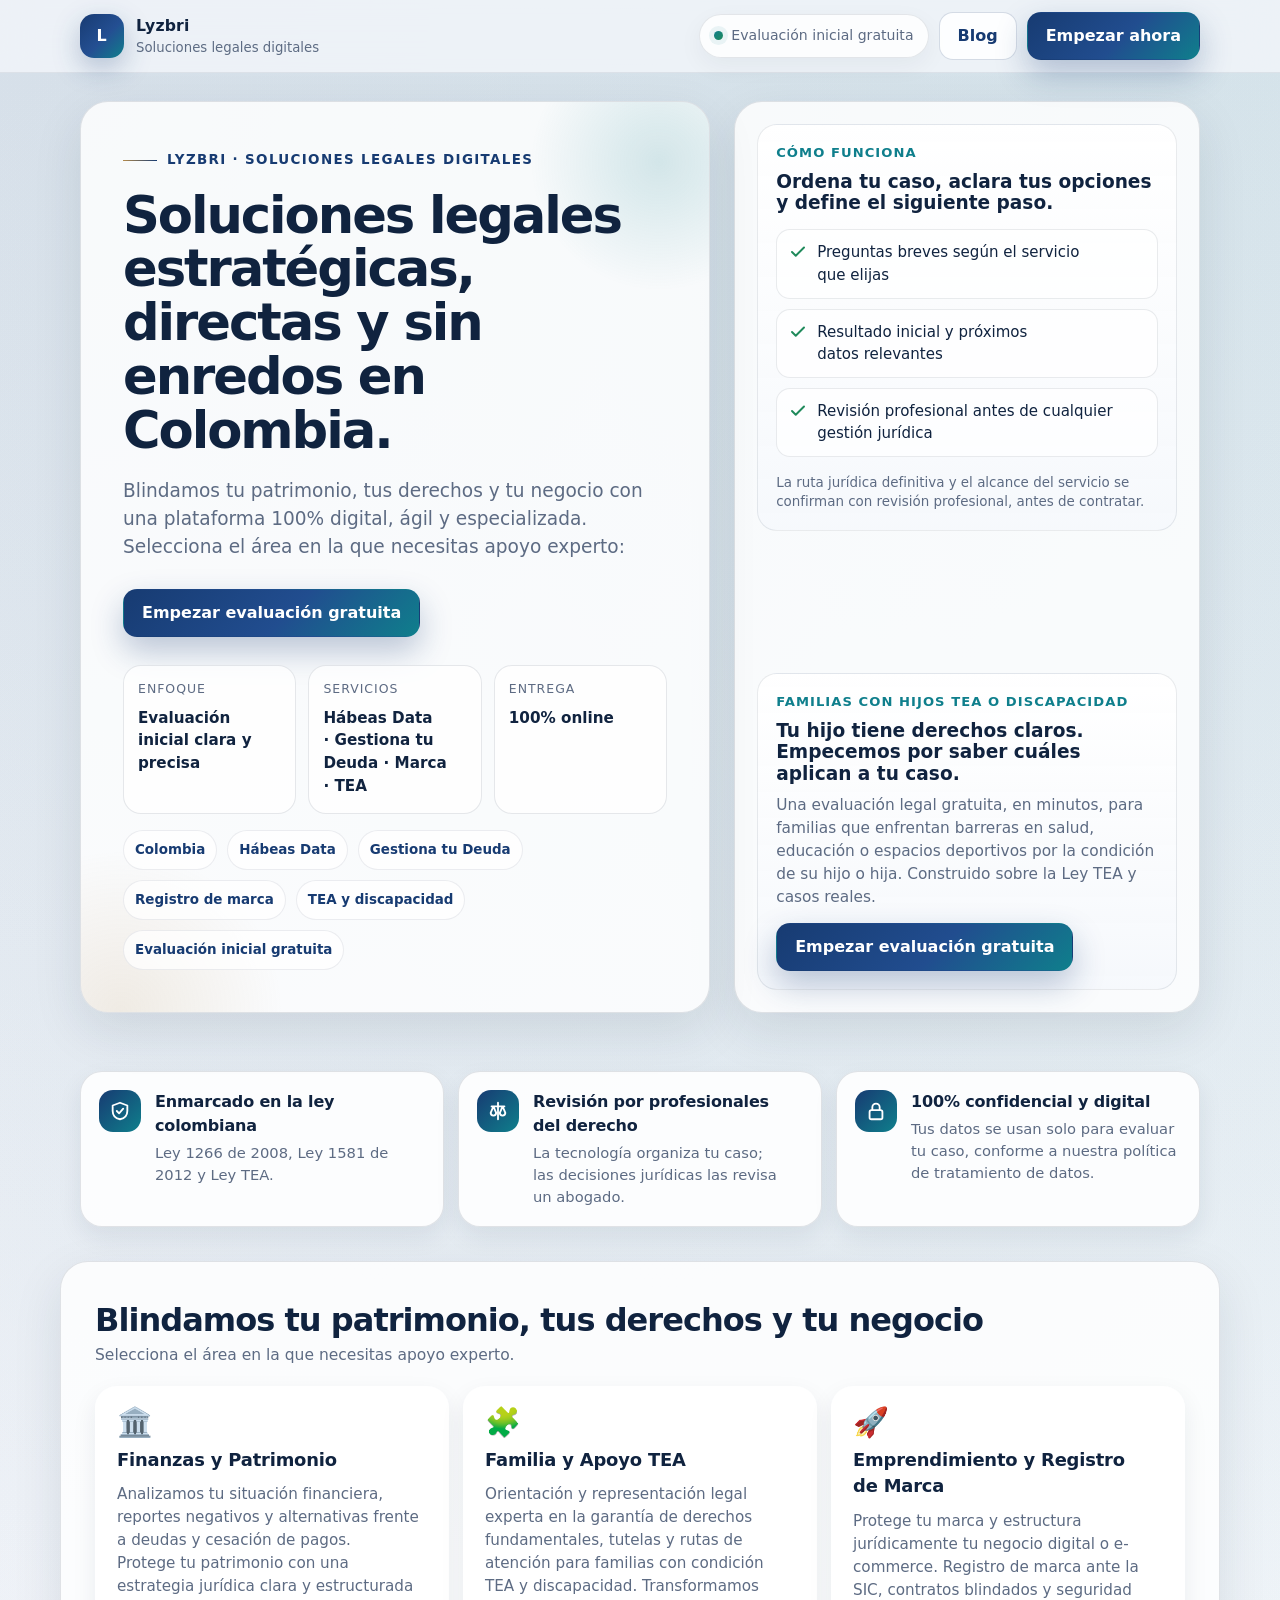
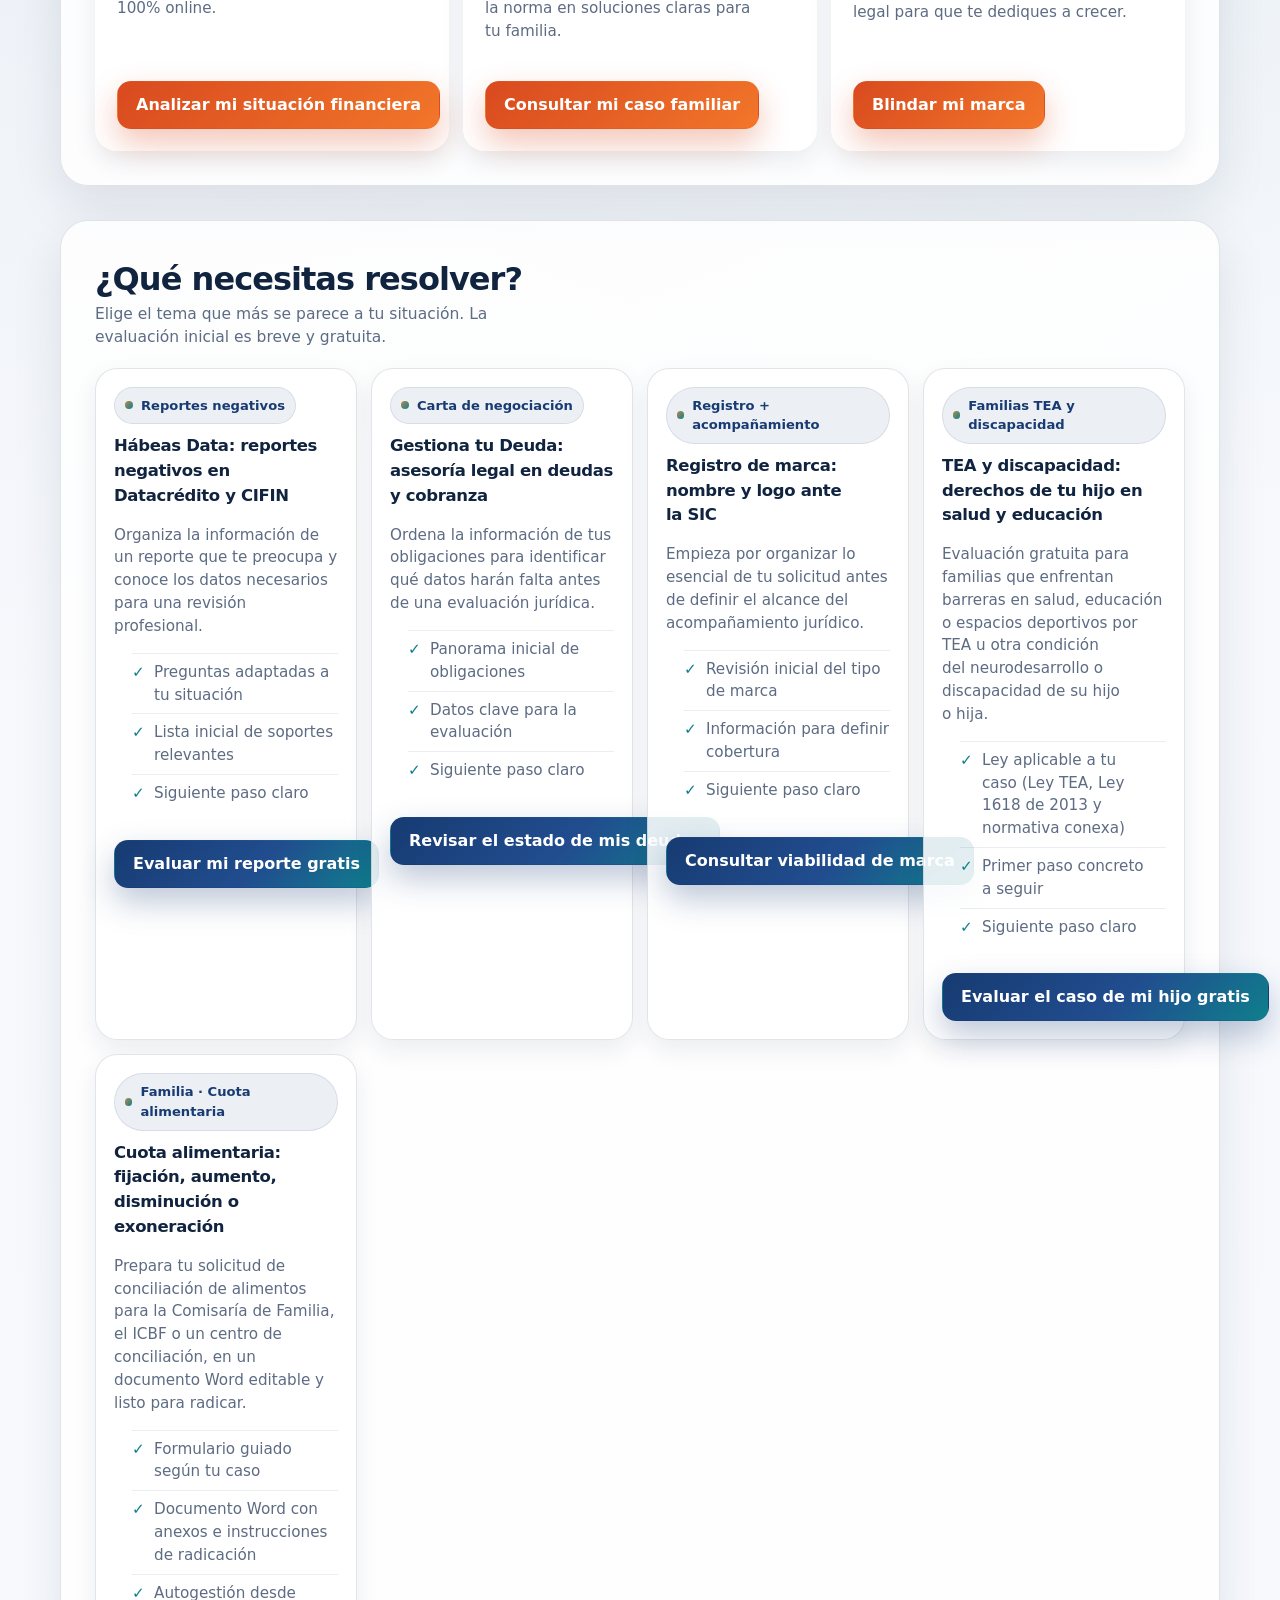
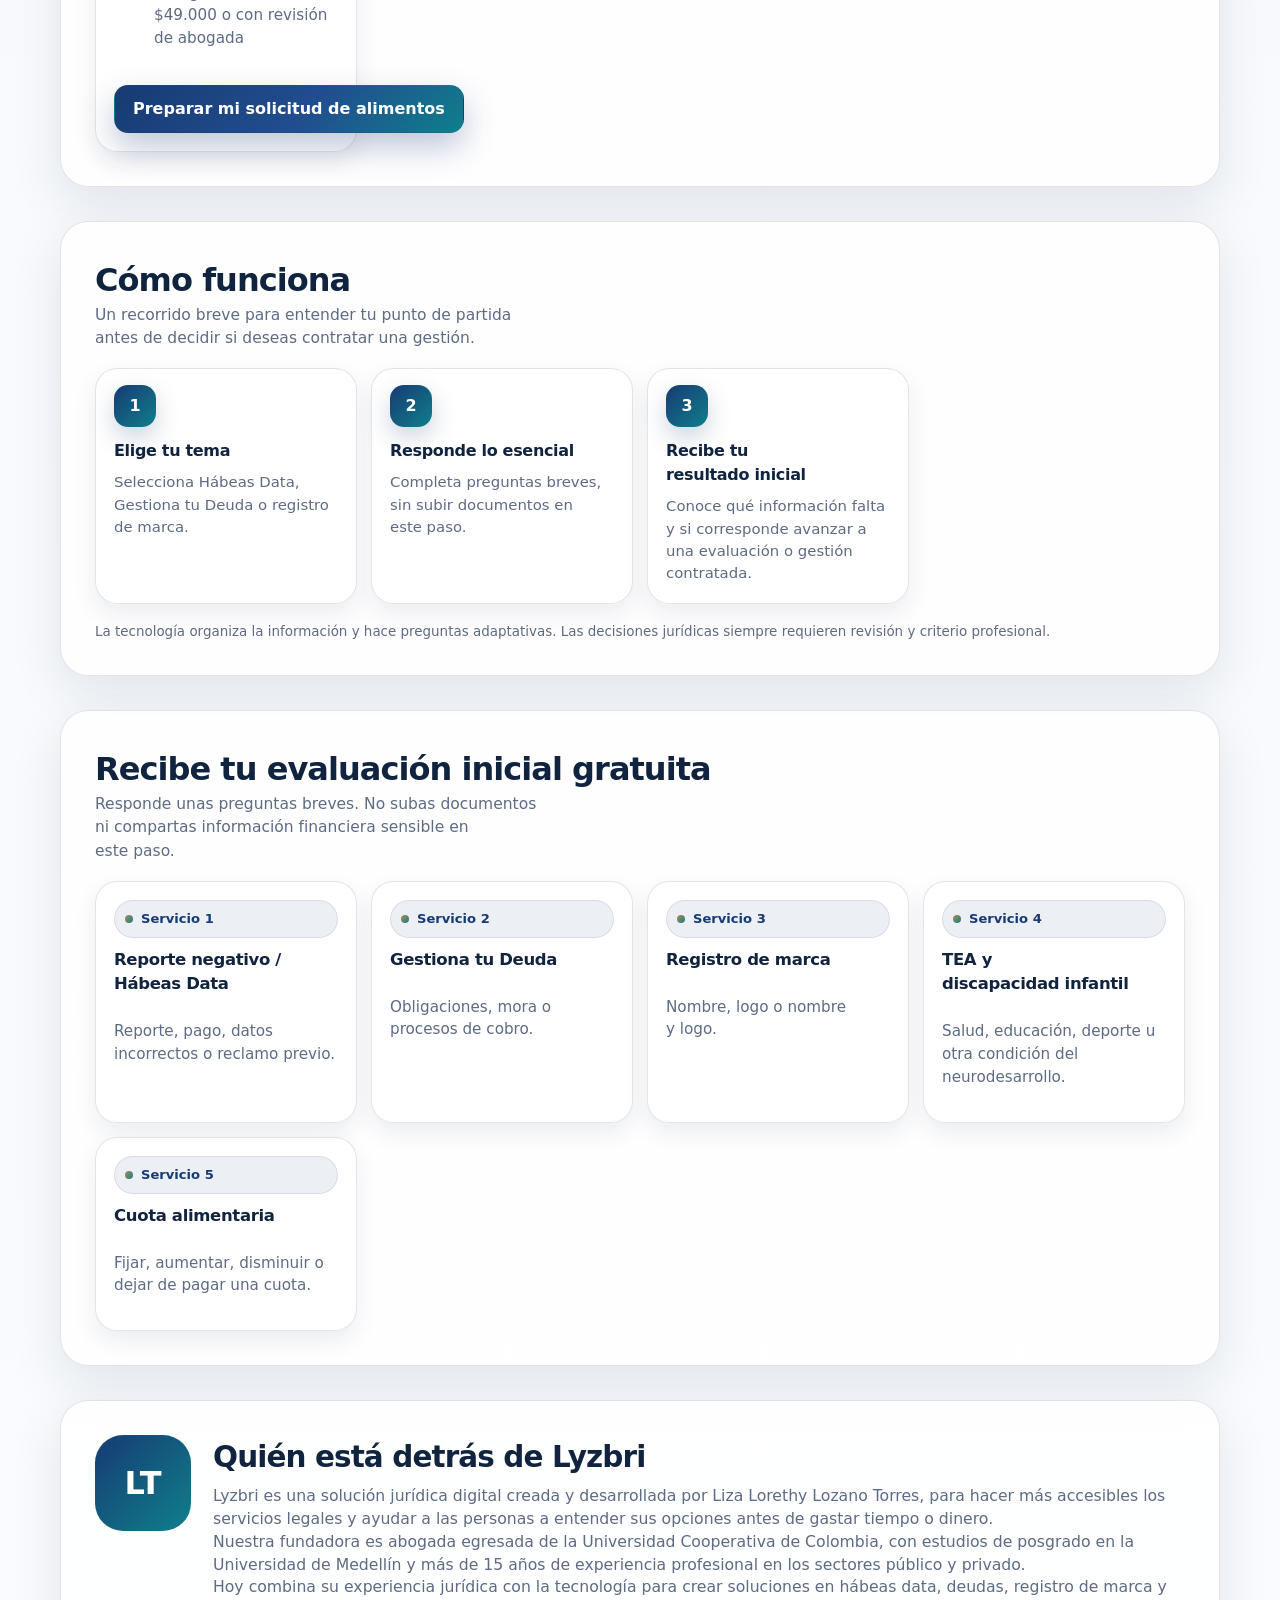
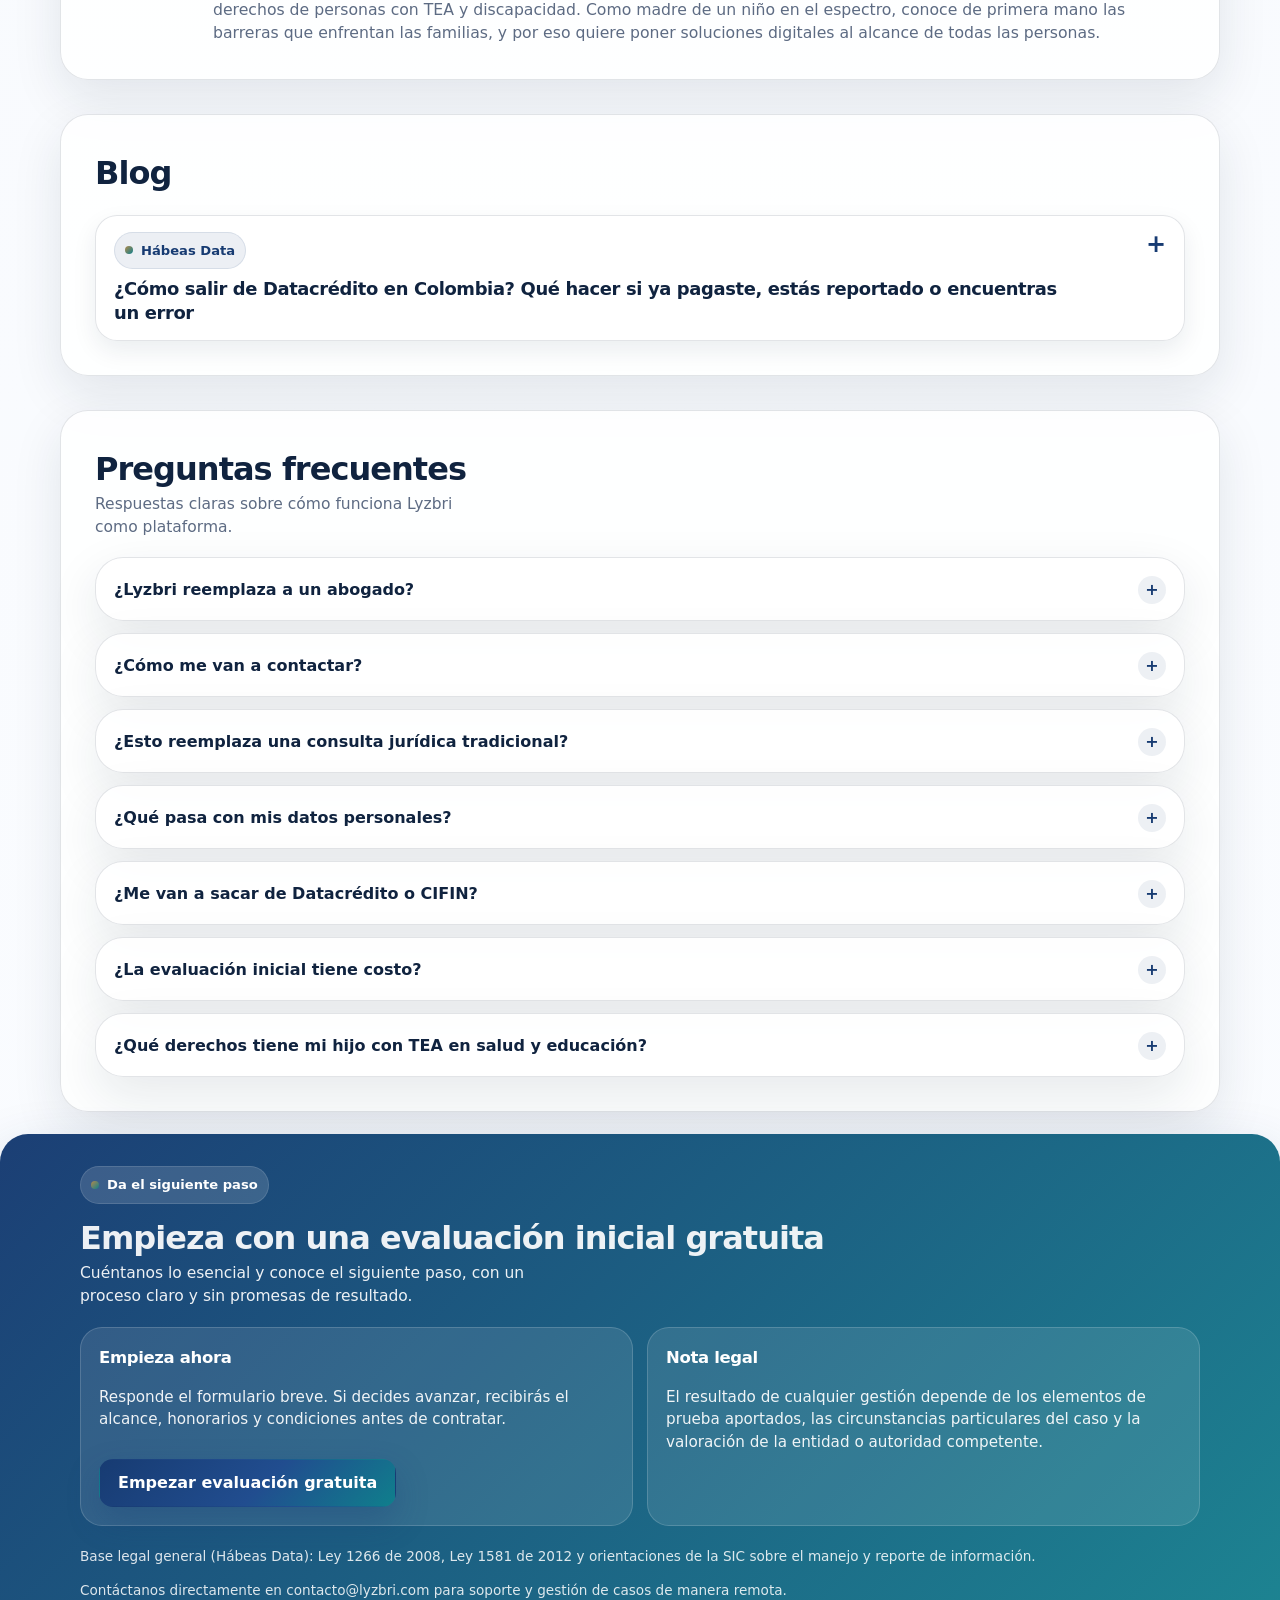
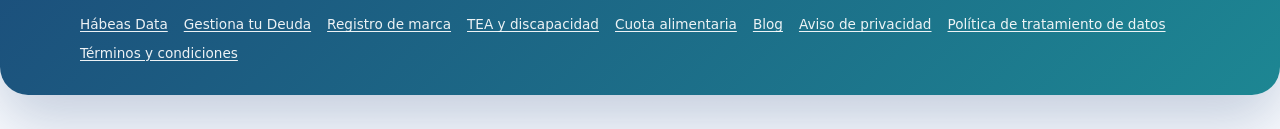
<file: backups-produccion/2026-10-07_pre-blog-marca_index-produccion.html>
<!DOCTYPE html>
<html lang="es">
<head>
  <meta charset="UTF-8" />
  <meta name="viewport" content="width=device-width, initial-scale=1.0" />
  <!-- ================================================================
       BLOQUE SEO PROTEGIDO — NO MODIFICAR NI BORRAR SIN APROBACIÓN DE LIZA
       Título, descripción, canonical, Open Graph y Twitter de la página
       principal. Cualquier cambio de la landing debe conservar este bloque
       tal cual. Versión aprobada: 2026-10-02 (copia en /backups-produccion/).
       ================================================================ -->
  <title>Lyzbri | Servicios Legales Online y Digitales en Colombia</title>
  <meta name="description" content="Servicios legales online en Colombia: hábeas data, deudas, derechos TEA y discapacidad, cuota alimentaria y registro de marca. Evaluación inicial gratis." />
  <meta name="robots" content="index, follow" />
  <link rel="canonical" href="https://lyzbri.com/" />
  <meta property="og:type" content="website" />
  <meta property="og:site_name" content="Lyzbri" />
  <meta property="og:locale" content="es_CO" />
  <meta property="og:url" content="https://lyzbri.com/" />
  <meta property="og:title" content="Lyzbri | Servicios Legales Online y Digitales en Colombia" />
  <meta property="og:description" content="Hábeas data, deudas, derechos TEA y discapacidad, cuota alimentaria y registro de marca, 100% en línea para toda Colombia. Evaluación inicial gratis." />
  <meta property="og:image" content="https://lyzbri.com/og-lyzbri.jpg" />
  <meta property="og:image:width" content="1200" />
  <meta property="og:image:height" content="630" />
  <meta property="og:image:alt" content="Lyzbri: servicios legales online en Colombia" />
  <meta name="twitter:card" content="summary_large_image" />
  <meta name="twitter:title" content="Lyzbri | Servicios Legales Online y Digitales en Colombia" />
  <meta name="twitter:description" content="Hábeas data, deudas, derechos TEA y discapacidad, cuota alimentaria y registro de marca, 100% en línea. Evaluación inicial gratis." />
  <meta name="twitter:image" content="https://lyzbri.com/og-lyzbri.jpg" />
  <!-- ============ FIN DEL BLOQUE SEO PROTEGIDO ============ -->
  <script type="application/ld+json">
  {"@context": "https://schema.org", "@type": "FAQPage", "mainEntity": [{"@type": "Question", "name": "¿Lyzbri reemplaza a un abogado?", "acceptedAnswer": {"@type": "Answer", "text": "No. Lyzbri es un punto de entrada jurídico estructurado. Cuando el caso lo requiere, la gestión es realizada o revisada por profesionales del derecho."}}, {"@type": "Question", "name": "¿Cómo me van a contactar?", "acceptedAnswer": {"@type": "Answer", "text": "A través del WhatsApp que nos dejes en el formulario. El contacto directo con nuestro equipo se habilita en las siguientes etapas del proceso, una vez precalificamos tu caso."}}, {"@type": "Question", "name": "¿Esto reemplaza una consulta jurídica tradicional?", "acceptedAnswer": {"@type": "Answer", "text": "No necesariamente. La evaluación inicial organiza la información; cualquier recomendación jurídica definitiva requiere revisión profesional."}}, {"@type": "Question", "name": "¿Qué pasa con mis datos personales?", "acceptedAnswer": {"@type": "Answer", "text": "Usamos tu información únicamente para evaluar tu caso, conforme a nuestra Política de Tratamiento de Datos y Aviso de Privacidad."}}, {"@type": "Question", "name": "¿Me van a sacar de Datacrédito o CIFIN?", "acceptedAnswer": {"@type": "Answer", "text": "No lo prometemos. Revisamos tu caso y te decimos si existe base jurídica para reclamar o corregir información reportada, según la Ley 1266 de 2008."}}, {"@type": "Question", "name": "¿La evaluación inicial tiene costo?", "acceptedAnswer": {"@type": "Answer", "text": "No. La evaluación inicial es gratuita. Si decides avanzar con un servicio pago, verás el alcance y el valor antes de contratar."}}, {"@type": "Question", "name": "¿Qué derechos tiene mi hijo con TEA en salud y educación?", "acceptedAnswer": {"@type": "Answer", "text": "Depende de tu caso. La evaluación gratuita identifica qué normas aplican (Ley TEA, Ley 1618 de 2013, Decreto 1421 de 2017, entre otras) y cuál es el primer paso concreto."}}]}
  </script>
  <style>
    :root {
      --bg: #f5f7fb;
      --bg-2: #eef3f9;
      --surface: rgba(255, 255, 255, 0.82);
      --surface-strong: #ffffff;
      --text: #10233f;
      --muted: #5d6b83;
      --line: rgba(16, 35, 63, 0.12);
      --accent: #173b72;
      --accent-2: #0f7f8c;
      --accent-3: #b38a4c;
      --success: #1f8a5b;
      --urgent: #d94a1f;
      --urgent-2: #f2762a;
      --shadow: 0 18px 50px rgba(16, 35, 63, 0.10);
      --shadow-soft: 0 10px 24px rgba(16, 35, 63, 0.08);
      --radius-xl: 28px;
      --radius-lg: 22px;
      --radius-md: 16px;
      --radius-sm: 12px;
      --container: 1160px;
    }

    * { box-sizing: border-box; }
    html { scroll-behavior: smooth; }
    body {
      margin: 0;
      font-family: Inter, ui-sans-serif, system-ui, -apple-system, BlinkMacSystemFont, "Segoe UI", sans-serif;
      color: var(--text);
      background:
        radial-gradient(circle at top left, rgba(23, 59, 114, 0.10), transparent 35%),
        radial-gradient(circle at top right, rgba(15, 127, 140, 0.10), transparent 32%),
        linear-gradient(180deg, var(--bg) 0%, #fafcff 100%);
      text-wrap: pretty;
      line-height: 1.5;
      -webkit-font-smoothing: antialiased;
      overflow-x: hidden;
    }

    a { color: inherit; text-decoration: none; }
    img { max-width: 100%; display: block; }
    button { font: inherit; }

    .shell {
      width: min(100%, var(--container));
      margin: 0 auto;
      padding: 0 20px;
    }

    .topbar {
      position: sticky;
      top: 0;
      z-index: 20;
      backdrop-filter: blur(18px);
      background: rgba(245, 247, 251, 0.75);
      border-bottom: 1px solid rgba(16, 35, 63, 0.08);
    }

    .topbar-inner {
      display: flex;
      align-items: center;
      justify-content: space-between;
      gap: 16px;
      min-height: 72px;
    }

    .brand {
      display: flex;
      align-items: center;
      gap: 12px;
      min-width: 0;
    }

    .brand-mark {
      width: 44px;
      height: 44px;
      border-radius: 14px;
      background:
        linear-gradient(135deg, var(--accent) 0%, #244f92 55%, var(--accent-2) 100%);
      color: white;
      display: grid;
      place-items: center;
      font-weight: 800;
      letter-spacing: 0.04em;
      box-shadow: 0 10px 28px rgba(23, 59, 114, 0.28);
      flex: none;
    }

    .brand-copy { min-width: 0; }
    .brand-name {
      font-size: 0.98rem;
      font-weight: 800;
      letter-spacing: 0.01em;
      margin: 0;
    }
    .brand-tag {
      font-size: 0.83rem;
      color: var(--muted);
      margin: 1px 0 0;
    }

    .top-actions {
      display: flex;
      align-items: center;
      gap: 10px;
      flex-wrap: wrap;
      justify-content: flex-end;
    }

    .pill {
      display: inline-flex;
      align-items: center;
      gap: 8px;
      padding: 10px 14px;
      border: 1px solid rgba(16, 35, 63, 0.10);
      background: rgba(255,255,255,0.80);
      border-radius: 999px;
      color: var(--muted);
      font-size: 0.88rem;
      box-shadow: 0 8px 24px rgba(16, 35, 63, 0.05);
    }

    .pill-dot {
      width: 9px;
      height: 9px;
      border-radius: 999px;
      background: linear-gradient(135deg, var(--accent-2), var(--success));
      box-shadow: 0 0 0 5px rgba(15, 127, 140, 0.08);
    }

    .hero {
      padding: 28px 0 24px;
    }

    .hero-grid {
      display: grid;
      grid-template-columns: 1.15fr 0.85fr;
      gap: 24px;
      align-items: stretch;
      min-height: calc(100svh - 96px);
    }

    .hero-main,
    .hero-aside,
    .card,
    .section-box,
    .faq-item {
      background: var(--surface);
      border: 1px solid var(--line);
      border-radius: var(--radius-xl);
      box-shadow: var(--shadow);
    }

    .hero-main {
      padding: clamp(24px, 4vw, 42px);
      display: flex;
      flex-direction: column;
      justify-content: space-between;
      position: relative;
      overflow: hidden;
      isolation: isolate;
    }

    .hero-main::before,
    .hero-main::after {
      content: "";
      position: absolute;
      inset: auto;
      border-radius: 999px;
      pointer-events: none;
      z-index: -1;
      filter: blur(0);
    }

    .hero-main::before {
      width: 260px;
      height: 260px;
      right: -80px;
      top: -70px;
      background: radial-gradient(circle, rgba(15, 127, 140, 0.16), transparent 70%);
    }

    .hero-main::after {
      width: 320px;
      height: 320px;
      left: -120px;
      bottom: -160px;
      background: radial-gradient(circle, rgba(179, 138, 76, 0.14), transparent 72%);
    }

    .eyebrow {
      display: inline-flex;
      align-items: center;
      gap: 10px;
      font-size: 0.84rem;
      font-weight: 700;
      letter-spacing: 0.10em;
      text-transform: uppercase;
      color: var(--accent);
      margin: 0 0 18px;
    }

    .eyebrow::before {
      content: "";
      width: 34px;
      height: 1px;
      background: linear-gradient(90deg, var(--accent-3), var(--accent));
    }

    h1 {
      margin: 0;
      font-size: clamp(2rem, 4vw, 3.5rem);
      line-height: 1.05;
      letter-spacing: -0.04em;
      max-width: 20ch;
    }

    .hero-copy {
      margin-top: 20px;
      max-width: 62ch;
      font-size: clamp(1rem, 1.45vw, 1.17rem);
      color: var(--muted);
    }

    .cta-row {
      display: flex;
      flex-wrap: wrap;
      gap: 12px;
      margin-top: 28px;
    }

    .btn {
      min-height: 48px;
      padding: 0 18px;
      border-radius: 14px;
      display: inline-flex;
      align-items: center;
      justify-content: center;
      gap: 10px;
      font-weight: 700;
      border: 1px solid transparent;
      transition: transform 180ms ease, box-shadow 180ms ease, background 180ms ease, border-color 180ms ease;
      cursor: pointer;
      user-select: none;
      white-space: nowrap;
    }

    .btn:hover { transform: translateY(-1px); }
    .btn:active { transform: translateY(0); }
    .btn-primary {
      background: linear-gradient(135deg, var(--accent) 0%, #214d8f 55%, var(--accent-2) 100%);
      color: #fff;
      box-shadow: 0 14px 32px rgba(23, 59, 114, 0.28);
    }
    .btn-secondary {
      background: rgba(255,255,255,0.90);
      color: var(--accent);
      border-color: rgba(23, 59, 114, 0.18);
    }
    .btn-ghost {
      background: transparent;
      color: var(--accent);
      border-color: rgba(23, 59, 114, 0.14);
    }
    .btn-urgent {
      background: linear-gradient(135deg, var(--urgent) 0%, var(--urgent-2) 100%);
      color: #fff;
      box-shadow: 0 14px 32px rgba(217, 74, 31, 0.32);
    }

    .hero-meta {
      display: grid;
      grid-template-columns: repeat(3, minmax(0, 1fr));
      gap: 12px;
      margin-top: 28px;
    }

    .meta-card {
      border-radius: 18px;
      padding: 14px 14px 15px;
      background: rgba(255,255,255,0.72);
      border: 1px solid rgba(16, 35, 63, 0.10);
    }

    .meta-label {
      display: block;
      font-size: 0.78rem;
      text-transform: uppercase;
      letter-spacing: 0.08em;
      color: var(--muted);
      margin-bottom: 8px;
    }

    .meta-value {
      font-size: 0.95rem;
      font-weight: 700;
      color: var(--text);
    }

    .hero-aside {
      padding: 22px;
      display: flex;
      flex-direction: column;
      gap: 14px;
      justify-content: space-between;
    }

    .aside-panel {
      padding: 18px;
      border-radius: 20px;
      background: linear-gradient(180deg, rgba(255,255,255,0.95), rgba(245, 248, 252, 0.90));
      border: 1px solid rgba(16, 35, 63, 0.09);
    }

    .aside-kicker {
      font-size: 0.82rem;
      font-weight: 800;
      letter-spacing: 0.08em;
      text-transform: uppercase;
      color: var(--accent-2);
      margin: 0 0 8px;
    }

    .aside-title {
      margin: 0;
      font-size: 1.16rem;
      line-height: 1.15;
    }

    .aside-text {
      margin: 10px 0 0;
      color: var(--muted);
      font-size: 0.96rem;
    }

    .checklist {
      display: grid;
      gap: 10px;
      margin-top: 16px;
    }

    .check {
      display: flex;
      gap: 10px;
      align-items: flex-start;
      padding: 11px 12px;
      border-radius: 14px;
      background: rgba(255,255,255,0.74);
      border: 1px solid rgba(16, 35, 63, 0.09);
      color: var(--text);
      font-size: 0.94rem;
    }

    .check svg {
      width: 18px;
      height: 18px;
      color: var(--success);
      flex: none;
      margin-top: 2px;
    }

    .note {
      font-size: 0.84rem;
      color: var(--muted);
      line-height: 1.45;
      margin: 0;
    }

    section {
      padding: 16px 0 0;
    }

    .section-box {
      padding: clamp(22px, 3vw, 34px);
      margin-top: 18px;
    }

    .section-head {
      display: flex;
      justify-content: space-between;
      align-items: end;
      gap: 16px;
      margin-bottom: 18px;
    }

    .section-head h2 {
      margin: 0;
      font-size: clamp(1.55rem, 2.5vw, 2.2rem);
      letter-spacing: -0.03em;
    }

    .section-head p {
      margin: 0;
      color: var(--muted);
      max-width: 46ch;
      font-size: 0.97rem;
    }

    .grid-2 {
      display: grid;
      grid-template-columns: repeat(2, minmax(0, 1fr));
      gap: 14px;
    }

    .grid-3 {
      display: grid;
      grid-template-columns: repeat(3, minmax(0, 1fr));
      gap: 14px;
    }

    .grid-4 {
      display: grid;
      grid-template-columns: repeat(4, minmax(0, 1fr));
      gap: 14px;
    }

    .grid-3 {
      display: grid;
      grid-template-columns: repeat(3, minmax(0, 1fr));
      gap: 14px;
    }
    .pillar-card {
      padding: 22px;
      border-radius: var(--radius-lg);
      background: rgba(255,255,255,0.92);
      box-shadow: var(--shadow-soft);
      display: flex;
      flex-direction: column;
      gap: 10px;
    }
    .pillar-icon { font-size: 1.8rem; line-height: 1; }
    .pillar-card h3 { margin: 0; font-size: 1.12rem; letter-spacing: -0.01em; }
    .pillar-card p { color: var(--muted); font-size: 0.95rem; margin: 0; flex: 1; }
    @media (max-width: 900px) { .grid-3 { grid-template-columns: 1fr; } }

    .card {
      padding: 18px;
      border-radius: var(--radius-lg);
      background: rgba(255,255,255,0.88);
      box-shadow: var(--shadow-soft);
    }

    .card h3 a { color: inherit; }
    .card h3 a:hover { text-decoration: underline; }
    .card h3 {
      margin: 0 0 8px;
      font-size: 1.03rem;
      letter-spacing: -0.02em;
    }

    .card p, .card li {
      color: var(--muted);
      font-size: 0.95rem;
    }

    .card ul {
      margin: 12px 0 0;
      padding-left: 18px;
    }

    .tag {
      display: inline-flex;
      align-items: center;
      gap: 8px;
      font-size: 0.82rem;
      font-weight: 700;
      color: var(--accent);
      background: rgba(23, 59, 114, 0.08);
      border: 1px solid rgba(23, 59, 114, 0.10);
      padding: 8px 10px;
      border-radius: 999px;
      margin-bottom: 10px;
    }

    .tag::before {
      content: "";
      width: 8px;
      height: 8px;
      border-radius: 999px;
      background: linear-gradient(135deg, var(--accent-3), var(--accent-2));
    }

    .steps {
      display: grid;
      grid-template-columns: repeat(4, minmax(0, 1fr));
      gap: 14px;
    }

    .step {
      position: relative;
      padding-top: 16px;
    }

    .step-num {
      width: 42px;
      height: 42px;
      border-radius: 14px;
      display: grid;
      place-items: center;
      font-weight: 800;
      color: white;
      background: linear-gradient(135deg, var(--accent), var(--accent-2));
      box-shadow: 0 10px 24px rgba(23, 59, 114, 0.22);
      margin-bottom: 12px;
    }

    .step h3 { margin: 0 0 8px; font-size: 1rem; }
    .step p { margin: 0; color: var(--muted); font-size: 0.93rem; }

    .pricing {
      display: grid;
      grid-template-columns: 1fr 1fr 1fr;
      gap: 14px;
    }

    .price-card {
      position: relative;
      overflow: hidden;
      background: rgba(255,255,255,0.9);
    }

    .price-card.featured {
      border-color: rgba(23, 59, 114, 0.22);
      box-shadow: 0 24px 58px rgba(23, 59, 114, 0.12);
    }

    .price-label {
      display: inline-flex;
      padding: 7px 10px;
      border-radius: 999px;
      background: rgba(15, 127, 140, 0.08);
      color: var(--accent-2);
      font-size: 0.78rem;
      font-weight: 800;
      letter-spacing: 0.08em;
      text-transform: uppercase;
      margin-bottom: 14px;
    }

    .price {
      margin: 8px 0 10px;
      font-size: clamp(2rem, 3vw, 2.7rem);
      font-weight: 900;
      letter-spacing: -0.05em;
    }

    .price small {
      font-size: 0.95rem;
      font-weight: 700;
      color: var(--muted);
      letter-spacing: normal;
    }

    .price-list {
      margin: 0;
      padding-left: 18px;
    }

    .price-list li + li { margin-top: 8px; }

    .faq {
      display: grid;
      gap: 12px;
    }

    .faq-item {
      padding: 18px 18px 16px;
      background: rgba(255,255,255,0.88);
    }

    .faq-item summary {
      list-style: none;
      cursor: pointer;
      display: flex;
      align-items: center;
      justify-content: space-between;
      gap: 20px;
      font-weight: 750;
    }

    .faq-item summary::-webkit-details-marker { display: none; }
    .faq-item summary::after {
      content: "+";
      width: 28px;
      height: 28px;
      display: grid;
      place-items: center;
      border-radius: 999px;
      background: rgba(23, 59, 114, 0.08);
      color: var(--accent);
      flex: none;
      transition: transform 180ms ease;
    }

    .faq-item[open] summary::after { content: "–"; }
    .faq-item p {
      margin: 12px 0 0;
      color: var(--muted);
      max-width: 70ch;
    }

    .footer-cta {
      margin: 22px 0 34px;
      padding: clamp(22px, 3.5vw, 32px);
      border-radius: 28px;
      background: linear-gradient(135deg, rgba(23, 59, 114, 0.98), rgba(15, 127, 140, 0.94));
      color: white;
      box-shadow: 0 26px 60px rgba(23, 59, 114, 0.24);
    }

    .footer-cta .section-head h2,
    .footer-cta .section-head p,
    .footer-cta .note,
    .footer-cta .card p,
    .footer-cta .card li { color: rgba(255,255,255,0.92); }

    .footer-cta .card,
    .footer-cta .section-box,
    .footer-cta .faq-item {
      background: rgba(255,255,255,0.10);
      border-color: rgba(255,255,255,0.16);
      box-shadow: none;
    }

    .footer-cta .tag {
      color: #fff;
      background: rgba(255,255,255,0.14);
      border-color: rgba(255,255,255,0.12);
    }

    .footer-cta .btn-secondary {
      background: rgba(255,255,255,0.96);
      color: var(--accent);
    }

    .footer-legal {
      margin-top: 20px;
      font-size: 0.85rem;
      color: rgba(255,255,255,0.85);
    }

    .links-row {
      display: flex;
      flex-wrap: wrap;
      gap: 8px 16px;
      margin-top: 14px;
      font-size: 0.85rem;
    }

    .links-row a {
      text-decoration: underline;
      text-underline-offset: 2px;
    }

    .footer-cta .links-row a { color: rgba(255,255,255,0.92); }

    .mobile-cta {
      display: none;
      position: fixed;
      left: 0;
      right: 0;
      bottom: 0;
      z-index: 30;
      padding: 12px 14px calc(12px + env(safe-area-inset-bottom));
      background: rgba(245, 247, 251, 0.94);
      border-top: 1px solid rgba(16, 35, 63, 0.08);
      backdrop-filter: blur(16px);
      gap: 10px;
    }

    .mobile-cta .btn {
      flex: 1;
      min-height: 48px;
    }

    .sr-only {
      position: absolute;
      width: 1px;
      height: 1px;
      padding: 0;
      margin: -1px;
      overflow: hidden;
      clip: rect(0, 0, 0, 0);
      white-space: nowrap;
      border: 0;
    }

    .fine-print {
      color: var(--muted);
      font-size: 0.86rem;
      margin-top: 10px;
    }

    .chips {
      display: flex;
      flex-wrap: wrap;
      gap: 10px;
      margin-top: 16px;
    }

    .chip {
      padding: 9px 11px;
      border-radius: 999px;
      background: rgba(255,255,255,0.74);
      border: 1px solid rgba(16, 35, 63, 0.08);
      color: var(--accent);
      font-size: 0.84rem;
      font-weight: 700;
    }

    /* --- V2: selector de servicios y formulario --- */

    .selector-card {
      display: flex;
      flex-direction: column;
      cursor: pointer;
      transition: transform 180ms ease, box-shadow 180ms ease, border-color 180ms ease, background 180ms ease;
      text-align: left;
      width: 100%;
      border: 1px solid var(--line);
    }

    .selector-card:hover { transform: translateY(-2px); }

    .selector-card.is-selected {
      border-color: var(--accent-2);
      background: rgba(15, 127, 140, 0.08);
      box-shadow: 0 18px 40px rgba(15, 127, 140, 0.16);
    }

    .selector-card .btn { margin-top: 14px; align-self: flex-start; }

    .service-includes {
      list-style: none;
      padding: 0;
      margin: 16px 0 0;
      color: var(--muted);
      font-size: 0.93rem;
    }

    .service-includes li {
      padding: 7px 0 7px 22px;
      position: relative;
      border-top: 1px solid rgba(16, 35, 63, 0.08);
    }

    .service-includes li::before {
      content: "✓";
      color: var(--accent-2);
      font-weight: 800;
      position: absolute;
      left: 0;
    }

    /* La información extensa se trasladará a páginas individuales por servicio.
       Se conserva temporalmente en el archivo para no reconstruir la landing desde cero. */
    /* ---------- GUÍAS (BLOG) ---------- */
    .guias { display:flex; flex-direction:column; gap:12px; }
    .guia { background:rgba(255,255,255,0.9); border:1px solid var(--line); border-radius:var(--radius-lg); box-shadow:var(--shadow-soft); }
    .guia summary { list-style:none; cursor:pointer; padding:16px 18px; display:flex; flex-direction:column; align-items:flex-start; gap:8px; position:relative; padding-right:48px; }
    .guia summary::-webkit-details-marker { display:none; }
    .guia summary::after { content:"+"; position:absolute; right:18px; top:16px; font-size:1.5rem; line-height:1; color:var(--accent); font-weight:700; }
    .guia[open] summary::after { content:"−"; }
    .guia summary .tag { margin:0; }
    .guia summary h3 { margin:0; font-size:1.12rem; letter-spacing:-0.02em; line-height:1.3; }
    .guia-cuerpo { padding:0 18px 20px; }
    .guia-cuerpo h4 { margin:22px 0 6px; font-size:1.08rem; letter-spacing:-0.01em; }
    .guia-cuerpo p, .guia-cuerpo li { color:var(--text); line-height:1.65; font-size:1rem; }
    .guia-cuerpo ul, .guia-cuerpo ol { padding-left:22px; margin:6px 0 0; }
    .guia-cuerpo .btn { margin-top:16px; }
    .blog-resp { background:rgba(15,127,140,0.08); border:1px solid rgba(15,127,140,0.22); border-radius:var(--radius-md); padding:14px 16px; margin:4px 0 6px; }
    .blog-resp strong { display:block; margin-bottom:6px; color:var(--accent-2); font-size:0.8rem; letter-spacing:.05em; text-transform:uppercase; }
    .blog-resp p { margin:0; }
    .legacy-service-detail { display: none; }
    .precios-grid { display:grid; grid-template-columns:repeat(2,minmax(0,1fr)); gap:14px; }
    .precios-grid .card h3 { margin:0 0 10px; }
    .precio-linea { display:flex; justify-content:space-between; gap:10px; padding:9px 0; border-top:1px solid rgba(23,59,114,0.10); font-size:0.95rem; }
    .precio-linea span:last-child { font-weight:800; white-space:nowrap; }
    .precio-linea small { display:block; font-weight:500; opacity:.75; }
    #aviso-pago { display:none; margin:18px auto 0; }
    @media (max-width: 720px) { .precios-grid { grid-template-columns:minmax(0,1fr); } }


    .form-grid {
      display: grid;
      grid-template-columns: repeat(2, minmax(0, 1fr));
      gap: 14px;
      margin-top: 6px;
    }

    .form-grid.full { grid-template-columns: 1fr; }

    .field {
      display: flex;
      flex-direction: column;
      gap: 6px;
    }

    .field label {
      font-size: 0.86rem;
      font-weight: 700;
      color: var(--text);
    }

    .field input,
    .field select,
    .field textarea {
      font: inherit;
      padding: 12px 14px;
      border-radius: 12px;
      border: 1px solid rgba(16, 35, 63, 0.18);
      background: rgba(255,255,255,0.92);
      color: var(--text);
    }

    .field textarea { resize: vertical; min-height: 88px; }

    .conditional-block {
      margin-top: 4px;
      padding-top: 4px;
    }

    /* ---------- Wizard: una pregunta por pantalla ---------- */
    .wizard-head {
      display: flex;
      align-items: center;
      justify-content: space-between;
      margin-bottom: 18px;
    }
    .btn-back {
      background: none;
      border: none;
      color: var(--muted);
      font: inherit;
      font-size: 0.9rem;
      cursor: pointer;
      padding: 6px 0;
    }
    .btn-back:hover { color: var(--accent); }

    .wizard-question {
      font-size: clamp(1.1rem, 2.2vw, 1.35rem);
      font-weight: 800;
      letter-spacing: -0.01em;
      margin: 0 0 18px;
    }

    .choice-grid {
      display: grid;
      grid-template-columns: 1fr;
      gap: 10px;
    }
    @media (min-width: 640px) {
      .choice-grid.two-col { grid-template-columns: 1fr 1fr; }
    }

    .choice-btn {
      text-align: left;
      padding: 18px 18px;
      min-height: 56px;
      border-radius: var(--radius-md);
      border: 1.5px solid var(--line);
      background: rgba(255,255,255,0.9);
      color: var(--text);
      font: inherit;
      font-size: 1rem;
      font-weight: 600;
      cursor: pointer;
      transition: border-color 150ms ease, background 150ms ease, transform 150ms ease;
    }
    .choice-btn:hover { border-color: var(--accent-2); transform: translateY(-1px); }
    .choice-btn.is-selected {
      border-color: var(--accent-2);
      background: rgba(15, 127, 140, 0.10);
    }

    .wizard-actions {
      margin-top: 22px;
      display: flex;
      flex-wrap: wrap;
      gap: 12px;
      align-items: center;
    }

    .consent-row {
      display: flex;
      gap: 10px;
      align-items: flex-start;
      margin-top: 18px;
      font-size: 0.86rem;
      color: var(--muted);
    }

    .consent-row input { margin-top: 3px; flex: none; }

    .form-actions {
      margin-top: 22px;
      display: flex;
      flex-wrap: wrap;
      align-items: center;
      gap: 14px;
    }

    .lawyer-box { display: grid; grid-template-columns: 96px 1fr; gap: 22px; align-items: start; }
    .lawyer-avatar { width: 96px; height: 96px; border-radius: 28px; display: grid; place-items: center; font-size: 2rem; font-weight: 800; color: #fff; background: linear-gradient(135deg, var(--accent), var(--accent-2)); }
    .lawyer-box h3 { margin: 0 0 4px; font-size: 1.3rem; }
    .lawyer-role { color: var(--accent-2); font-weight: 700; font-size: 0.92rem; margin: 0 0 10px; }
    @media (max-width: 700px) { .lawyer-box { grid-template-columns: 1fr; } }
    .trust { margin-top: 18px; }
    .trust-grid { display: grid; grid-template-columns: repeat(3, minmax(0, 1fr)); gap: 14px; }
    .trust-item { display: flex; gap: 14px; align-items: flex-start; padding: 18px; border-radius: var(--radius-lg); background: rgba(255,255,255,0.88); border: 1px solid var(--line); box-shadow: var(--shadow-soft); }
    .trust-icon { flex: none; width: 42px; height: 42px; border-radius: 14px; display: grid; place-items: center; color: #fff; background: linear-gradient(135deg, var(--accent), var(--accent-2)); }
    .trust-icon svg { width: 22px; height: 22px; }
    .trust-item h3 { margin: 0 0 4px; font-size: 1rem; letter-spacing: -0.01em; }
    .trust-item p { margin: 0; color: var(--muted); font-size: 0.92rem; }
    h1 { max-width: none; }

    @media (max-width: 1024px) {
      .trust-grid { grid-template-columns: 1fr; }
      .hero-grid,
      .steps,
      .pricing,
      .grid-3,
      .grid-4 { grid-template-columns: 1fr; }
      .grid-2 { grid-template-columns: 1fr; }
      .hero-grid { min-height: auto; }
      .hero-main { min-height: auto; }
      .hero-meta { grid-template-columns: 1fr; }
      .section-head { flex-direction: column; align-items: flex-start; }
      .top-actions .pill { display: none; }
    }

    @media (max-width: 700px) {
      .topbar-inner { min-height: 64px; }
      .brand-mark { width: 40px; height: 40px; border-radius: 12px; }
      .hero { padding-top: 20px; }
      h1 { font-size: clamp(1.75rem, 7.4vw, 2.2rem); line-height: 1.08; letter-spacing: -0.03em; }
      .hero-main { padding: 20px 18px; }
      .eyebrow { margin-bottom: 10px; }
      .hero-copy { margin-top: 12px; font-size: 0.98rem; }
      .cta-row { flex-direction: column; margin-top: 18px; }
      .btn { width: 100%; }
      .aside-panel { padding: 16px; }
      .section-box { padding: 20px 18px; }
      .mobile-cta { display: flex; }
      body { padding-bottom: 86px; }
      .form-grid { grid-template-columns: 1fr; }
    }

    @media (prefers-reduced-motion: reduce) {
      html { scroll-behavior: auto; }
      *, *::before, *::after {
        animation-duration: 0.001ms !important;
        animation-iteration-count: 1 !important;
        transition-duration: 0.001ms !important;
        scroll-behavior: auto !important;
      }
    }
    @media (max-width: 720px) { .top-actions { flex-wrap:nowrap; gap:8px; } .top-actions .btn { width:auto; min-height:42px; padding:0 14px; } .brand-tag { display:none; } }

    .legal{display:none;padding:28px 0}
    .legal:target{display:block}
    .legal .section-box{max-width:820px}
    .legal h2{margin-bottom:6px}
    .legal h3{margin:22px 0 6px;font-size:1.05rem}
    .legal p,.legal li{color:var(--text);line-height:1.65}
    .legal ul{padding-left:20px;margin:6px 0}
    .legal .legal-fecha{color:var(--muted);font-size:.9rem}
    .legal .legal-volver{display:inline-block;margin-top:18px;font-weight:600}
  </style>
  <script type="application/ld+json">
{
  "@context": "https://schema.org",
  "@type": "LegalService",
  "name": "Lyzbri",
  "url": "https://lyzbri.com/",
  "image": "https://lyzbri.com/og-lyzbri.jpg",
  "description": "Servicios legales online en Colombia: hábeas data, deudas, derechos TEA y discapacidad, cuota alimentaria y registro de marca, 100% digital.",
  "areaServed": { "@type": "Country", "name": "Colombia" },
  "availableLanguage": "es",
  "serviceType": ["Hábeas data y reportes en centrales de riesgo", "Negociación de deudas", "Derechos de personas con TEA y discapacidad", "Cuota alimentaria", "Registro de marca"],
  "email": "contacto@lyzbri.com"
}
</script>
</head>
<body>
  <div class="topbar">
    <div class="shell topbar-inner">
      <div class="brand" aria-label="Lyzbri, soluciones legales digitales">
        <div class="brand-mark">L</div>
        <div class="brand-copy">
          <p class="brand-name">Lyzbri</p>
          <p class="brand-tag">Soluciones legales digitales</p>
        </div>
      </div>

      <div class="top-actions">
        <span class="pill"><span class="pill-dot"></span> Evaluación inicial gratuita</span>
        <a class="btn btn-secondary" href="#blog">Blog</a>
        <a class="btn btn-primary" href="#contacto">Empezar ahora</a>
      </div>
    </div>
  </div>

  <main>
    <div class="shell">
      <article id="aviso-pago" class="card"><h3>Gracias por continuar</h3><p>Cuando Bold confirme tu pago, revisaremos tu caso y te escribiremos al WhatsApp que dejaste en el formulario.</p></article>
      <article id="formulario-detallado-container" class="card" style="display:none;"></article>
    </div>
    <section class="hero">
      <div class="shell hero-grid">
        <article class="hero-main">
          <div>
            <p class="eyebrow" id="hero-eyebrow">Lyzbri · Soluciones legales digitales</p>
            <h1 id="hero-h1">Soluciones legales estratégicas, directas y sin enredos en Colombia.</h1>
            <p class="hero-copy" id="hero-copy">
              Blindamos tu patrimonio, tus derechos y tu negocio con una plataforma 100% digital, ágil y especializada. Selecciona el área en la que necesitas apoyo experto:
            </p>

            <div class="cta-row">
              <a class="btn btn-primary" id="hero-cta" href="#contacto">Empezar evaluación gratuita</a>
            </div>

            <div class="hero-meta" aria-label="puntos clave de Lyzbri">
              <div class="meta-card">
                <span class="meta-label">Enfoque</span>
                <div class="meta-value">Evaluación inicial clara y precisa</div>
              </div>
              <div class="meta-card">
                <span class="meta-label">Servicios</span>
                <div class="meta-value">Hábeas Data · Gestiona tu Deuda · Marca · TEA</div>
              </div>
              <div class="meta-card">
                <span class="meta-label">Entrega</span>
                <div class="meta-value">100% online</div>
              </div>
            </div>
          </div>

          <div class="chips" aria-label="características de Lyzbri">
            <span class="chip">Colombia</span>
            <span class="chip">Hábeas Data</span>
            <span class="chip">Gestiona tu Deuda</span>
            <span class="chip">Registro de marca</span>
            <span class="chip">TEA y discapacidad</span>
            <span class="chip">Evaluación inicial gratuita</span>
          </div>
        </article>

        <aside class="hero-aside">
          <div class="aside-panel">
            <p class="aside-kicker">Cómo funciona</p>
            <h2 class="aside-title">Ordena tu caso, aclara tus opciones y define el siguiente paso.</h2>

            <div class="checklist">
              <div class="check">
                <svg viewBox="0 0 24 24" fill="none" aria-hidden="true"><path d="M20 6L9 17l-5-5" stroke="currentColor" stroke-width="2.6" stroke-linecap="round" stroke-linejoin="round"/></svg>
                <span>Preguntas breves según el servicio que elijas</span>
              </div>
              <div class="check">
                <svg viewBox="0 0 24 24" fill="none" aria-hidden="true"><path d="M20 6L9 17l-5-5" stroke="currentColor" stroke-width="2.6" stroke-linecap="round" stroke-linejoin="round"/></svg>
                <span>Resultado inicial y próximos datos relevantes</span>
              </div>
              <div class="check">
                <svg viewBox="0 0 24 24" fill="none" aria-hidden="true"><path d="M20 6L9 17l-5-5" stroke="currentColor" stroke-width="2.6" stroke-linecap="round" stroke-linejoin="round"/></svg>
                <span>Revisión profesional antes de cualquier gestión jurídica</span>
              </div>
            </div>

            <p class="note" style="margin-top: 16px;">
              La ruta jurídica definitiva y el alcance del servicio se confirman con revisión profesional, antes de contratar.
            </p>
          </div>

          <div class="aside-panel">
            <p class="aside-kicker">Familias con hijos TEA o discapacidad</p>
            <h2 class="aside-title">Tu hijo tiene derechos claros. Empecemos por saber cuáles aplican a tu caso.</h2>
            <p class="aside-text">
              Una evaluación legal gratuita, en minutos, para familias que enfrentan barreras en salud, educación o espacios deportivos por la condición de su hijo o hija. Construido sobre la Ley TEA y casos reales.
            </p>
            <div class="cta-row" style="margin-top: 14px;">
              <a class="btn btn-primary" href="#contacto" onclick="startWizard('tea')">Empezar evaluación gratuita</a>
            </div>
          </div>
        </aside>
      </div>
    </section>

    <section class="trust" aria-label="Confianza y marco legal">
      <div class="shell">
        <div class="trust-grid">
          <div class="trust-item">
            <span class="trust-icon"><svg viewBox="0 0 24 24" fill="none" aria-hidden="true"><path d="M12 3l8 3v6c0 4.5-3.2 8-8 9-4.8-1-8-4.5-8-9V6l8-3z" stroke="currentColor" stroke-width="2" stroke-linejoin="round"/><path d="M8.5 12l2.5 2.5 4.5-5" stroke="currentColor" stroke-width="2" stroke-linecap="round" stroke-linejoin="round"/></svg></span>
            <div><h3>Enmarcado en la ley colombiana</h3><p>Ley 1266 de 2008, Ley 1581 de 2012 y Ley TEA.</p></div>
          </div>
          <div class="trust-item">
            <span class="trust-icon"><svg viewBox="0 0 24 24" fill="none" aria-hidden="true"><path d="M12 3v18M5 7h14M7 7l-3 7a3 3 0 006 0L7 7zm10 0l-3 7a3 3 0 006 0l-3-7z" stroke="currentColor" stroke-width="2" stroke-linecap="round" stroke-linejoin="round"/></svg></span>
            <div><h3>Revisión por profesionales del derecho</h3><p>La tecnología organiza tu caso; las decisiones jurídicas las revisa un abogado.</p></div>
          </div>
          <div class="trust-item">
            <span class="trust-icon"><svg viewBox="0 0 24 24" fill="none" aria-hidden="true"><rect x="5" y="11" width="14" height="10" rx="2" stroke="currentColor" stroke-width="2"/><path d="M8 11V8a4 4 0 018 0v3" stroke="currentColor" stroke-width="2" stroke-linecap="round"/></svg></span>
            <div><h3>100% confidencial y digital</h3><p>Tus datos se usan solo para evaluar tu caso, conforme a nuestra política de tratamiento de datos.</p></div>
          </div>
        </div>
      </div>
    </section>

    <section id="pilares" aria-label="Áreas de servicio">
      <div class="shell section-box">
        <div class="section-head">
          <div>
            <h2>Blindamos tu patrimonio, tus derechos y tu negocio</h2>
            <p>Selecciona el área en la que necesitas apoyo experto.</p>
          </div>
        </div>

        <div class="grid-3">
          <article class="pillar-card">
            <span class="pillar-icon" aria-hidden="true">🏛️</span>
            <h3>Finanzas y Patrimonio</h3>
            <p>Analizamos tu situación financiera, reportes negativos y alternativas frente a deudas y cesación de pagos. Protege tu patrimonio con una estrategia jurídica clara y estructurada 100% online.</p>
            <div class="cta-row"><a class="btn btn-urgent" href="#servicios">Analizar mi situación financiera</a></div>
          </article>

          <article class="pillar-card">
            <span class="pillar-icon" aria-hidden="true">🧩</span>
            <h3>Familia y Apoyo TEA</h3>
            <p>Orientación y representación legal experta en la garantía de derechos fundamentales, tutelas y rutas de atención para familias con condición TEA y discapacidad. Transformamos la norma en soluciones claras para tu familia.</p>
            <div class="cta-row"><a class="btn btn-urgent" href="#contacto" onclick="startWizard('tea')">Consultar mi caso familiar</a></div>
          </article>

          <article class="pillar-card">
            <span class="pillar-icon" aria-hidden="true">🚀</span>
            <h3>Emprendimiento y Registro de Marca</h3>
            <p>Protege tu marca y estructura jurídicamente tu negocio digital o e-commerce. Registro de marca ante la SIC, contratos blindados y seguridad legal para que te dediques a crecer.</p>
            <div class="cta-row"><a class="btn btn-urgent" href="#contacto" onclick="startWizard('marca')">Blindar mi marca</a></div>
          </article>
        </div>
      </div>
    </section>

    <section id="servicios">
      <div class="shell section-box">
        <div class="section-head">
          <div>
            <h2>¿Qué necesitas resolver?</h2>
            <p>Elige el tema que más se parece a tu situación. La evaluación inicial es breve y gratuita.</p>
          </div>
        </div>

        <div class="grid-4">
          <article class="card">
            <span class="tag">Reportes negativos</span>
            <h3><a href="?servicio=habeas-data">Hábeas Data: reportes negativos en Datacrédito y CIFIN</a></h3>
            <p>Organiza la información de un reporte que te preocupa y conoce los datos necesarios para una revisión profesional.</p>
            <ul class="service-includes">
              <li>Preguntas adaptadas a tu situación</li>
              <li>Lista inicial de soportes relevantes</li>
              <li>Siguiente paso claro</li>
            </ul>
            <div class="cta-row"><a class="btn btn-primary" href="#contacto" onclick="startWizard('habeas-data')">Evaluar mi reporte gratis</a></div>
          </article>

          <article class="card">
            <span class="tag">Carta de negociación</span>
            <h3><a href="?servicio=deudas">Gestiona tu Deuda: asesoría legal en deudas y cobranza</a></h3>
            <p>Ordena la información de tus obligaciones para identificar qué datos harán falta antes de una evaluación jurídica.</p>
            <ul class="service-includes">
              <li>Panorama inicial de obligaciones</li>
              <li>Datos clave para la evaluación</li>
              <li>Siguiente paso claro</li>
            </ul>
            <div class="cta-row"><a class="btn btn-primary" href="#contacto" onclick="startWizard('deudas')">Revisar el estado de mis deudas</a></div>
          </article>

          <article class="card">
            <span class="tag">Registro + acompañamiento</span>
            <h3><a href="?servicio=marca">Registro de marca: nombre y logo ante la SIC</a></h3>
            <p>Empieza por organizar lo esencial de tu solicitud antes de definir el alcance del acompañamiento jurídico.</p>
            <ul class="service-includes">
              <li>Revisión inicial del tipo de marca</li>
              <li>Información para definir cobertura</li>
              <li>Siguiente paso claro</li>
            </ul>
            <div class="cta-row"><a class="btn btn-primary" href="#contacto" onclick="startWizard('marca')">Consultar viabilidad de marca</a></div>
          </article>

          <article class="card">
            <span class="tag">Familias TEA y discapacidad</span>
            <h3><a href="?servicio=tea">TEA y discapacidad: derechos de tu hijo en salud y educación</a></h3>
            <p>Evaluación gratuita para familias que enfrentan barreras en salud, educación o espacios deportivos por TEA u otra condición del neurodesarrollo o discapacidad de su hijo o hija.</p>
            <ul class="service-includes">
              <li>Ley aplicable a tu caso (Ley TEA, Ley 1618 de 2013 y normativa conexa)</li>
              <li>Primer paso concreto a seguir</li>
              <li>Siguiente paso claro</li>
            </ul>
            <div class="cta-row"><a class="btn btn-primary" href="#contacto" onclick="startWizard('tea')">Evaluar el caso de mi hijo gratis</a></div>
          </article>

          <article class="card">
            <span class="tag">Familia · Cuota alimentaria</span>
            <h3><a href="?servicio=alimentos">Cuota alimentaria: fijación, aumento, disminución o exoneración</a></h3>
            <p>Prepara tu solicitud de conciliación de alimentos para la Comisaría de Familia, el ICBF o un centro de conciliación, en un documento Word editable y listo para radicar.</p>
            <ul class="service-includes">
              <li>Formulario guiado según tu caso</li>
              <li>Documento Word con anexos e instrucciones de radicación</li>
              <li>Autogestión desde $49.000 o con revisión de abogada</li>
            </ul>
            <div class="cta-row"><a class="btn btn-primary" href="#contacto" onclick="startWizard('alimentos')">Preparar mi solicitud de alimentos</a></div>
          </article>
        </div>
      </div>
    </section>

    <section id="proceso">
      <div class="shell section-box">
        <div class="section-head">
          <div>
            <h2>Cómo funciona</h2>
            <p>Un recorrido breve para entender tu punto de partida antes de decidir si deseas contratar una gestión.</p>
          </div>
        </div>

        <div class="steps">
          <article class="card step">
            <div class="step-num">1</div>
            <h3>Elige tu tema</h3>
            <p>Selecciona Hábeas Data, Gestiona tu Deuda o registro de marca.</p>
          </article>
          <article class="card step">
            <div class="step-num">2</div>
            <h3>Responde lo esencial</h3>
            <p>Completa preguntas breves, sin subir documentos en este paso.</p>
          </article>
          <article class="card step">
            <div class="step-num">3</div>
            <h3>Recibe tu resultado inicial</h3>
            <p>Conoce qué información falta y si corresponde avanzar a una evaluación o gestión contratada.</p>
          </article>
        </div>

        <p class="note" style="margin-top: 18px;">
          La tecnología organiza la información y hace preguntas adaptativas. Las decisiones jurídicas siempre requieren revisión y criterio profesional.
        </p>
      </div>
    </section>

    <!-- ================= HÁBEAS DATA ================= -->
    <section id="habeas-data" class="legacy-service-detail">
      <div class="shell section-box">
        <div class="section-head">
          <div>
            <span class="tag">Servicio 1 · Reportes negativos</span>
            <h2>Reclamo de Hábeas Data</h2>
            <p>Revisamos tu reporte crediticio y los documentos aportados para saber si existe base jurídica para reclamar.</p>
          </div>
        </div>

        <p class="note" style="max-width: 70ch; margin-bottom: 10px; font-size: 1rem;">
          <strong>Antes de hablar de trámites:</strong> dejas de sentirte impotente frente a un reporte que no entiendes. Vas a saber con certeza en qué punto estás y qué puedes hacer al respecto.
        </p>

        <p class="note" style="max-width: 70ch; margin-bottom: 18px;">
          Revisamos el reporte y los documentos aportados, identificamos posibles inconsistencias, analizamos antecedentes relevantes y determinamos qué alternativas jurídicas pueden ser procedentes. Cuando corresponde, elaboramos o gestionamos la reclamación según el servicio contratado. No prometemos borrar reportes ni dar resultados automáticos o garantizados.
        </p>

        <div class="grid-2">
          <article class="card">
            <span class="tag">Incluye</span>
            <h3>Reclamación</h3>
            <ul>
              <li>Revisión de reporte o soportes aportados</li>
              <li>Análisis de posibles inconsistencias</li>
              <li>Clasificación del caso</li>
              <li>Recomendación del siguiente paso</li>
              <li>Redacción de reclamación inicial cuando corresponda</li>
              <li>Seguimiento básico de la respuesta</li>
            </ul>
          </article>

          <article class="card">
            <span class="tag">No incluye</span>
            <h3>Límites del producto</h3>
            <ul>
              <li>Promesa de eliminación del reporte</li>
              <li>Garantía de resultado</li>
              <li>Litigio completo</li>
              <li>Asesoría ilimitada por chat</li>
              <li>Negociación de deuda, salvo servicio adicional</li>
              <li>Acciones judiciales sin revisión profesional previa</li>
            </ul>
          </article>
        </div>

        <div class="grid-3" style="margin-top: 14px;">
          <article class="card">
            <span class="tag">Caso fuerte</span>
            <h3>Hay base para reclamar</h3>
            <ul>
              <li>La obligación ya fue pagada y el dato sigue apareciendo</li>
              <li>El reporte no tiene soporte suficiente</li>
              <li>Hay errores de identificación</li>
              <li>Hay inconsistencias en fechas, saldos o estado de la obligación</li>
            </ul>
          </article>

          <article class="card">
            <span class="tag">Caso medio</span>
            <h3>Faltan documentos o validaciones</h3>
            <ul>
              <li>La cronología no está clara</li>
              <li>Se necesita confirmar quién reportó</li>
              <li>Hace falta más evidencia</li>
              <li>Se debe revisar la legitimación para reclamar</li>
            </ul>
          </article>

          <article class="card">
            <span class="tag">Caso débil</span>
            <h3>No es viable por ahora</h3>
            <ul>
              <li>El reporte parece correcto</li>
              <li>No existe soporte mínimo</li>
              <li>El cliente solo quiere que desaparezca</li>
              <li>El problema realmente es una deuda vigente</li>
            </ul>
          </article>
        </div>

        <div class="section-head" style="margin-top: 24px;">
          <div>
            <h2 style="font-size: clamp(1.3rem, 2vw, 1.7rem);">Precio de lanzamiento</h2>
            <p>Precios de lanzamiento, sujetos a validación de mercado.</p>
          </div>
        </div>

        <div class="pricing">
          <article class="card price-card">
            <span class="price-label">Entrada</span>
            <h3>Evaluación básica</h3>
            <div class="price">COP 99.000 <small>desde</small></div>
            <ul class="price-list">
              <li>Revisión inicial</li>
              <li>Clasificación del caso</li>
              <li>Ruta recomendada</li>
            </ul>
          </article>

          <article class="card price-card featured">
            <span class="price-label">Más vendido</span>
            <h3>Reclamación</h3>
            <div class="price">COP 229.000 <small>desde</small></div>
            <ul class="price-list">
              <li>Evaluación completa</li>
              <li>Borrador de reclamación</li>
              <li>Seguimiento básico</li>
            </ul>
          </article>

          <article class="card price-card">
            <span class="price-label">Premium</span>
            <h3>Gestión completa</h3>
            <div class="price">A medida</div>
            <ul class="price-list">
              <li>Más seguimiento</li>
              <li>Más actuaciones</li>
              <li>Valor según complejidad</li>
            </ul>
          </article>
        </div>

        <div class="faq" style="margin-top: 18px;">
          <details class="faq-item">
            <summary>¿Me van a sacar de Datacrédito?</summary>
            <p>No lo prometemos. Revisamos tu caso y te decimos si existe base jurídica para reclamar o corregir información.</p>
          </details>
          <details class="faq-item">
            <summary>¿Sirve si ya hice un reclamo antes?</summary>
            <p>Sí. Podemos revisar lo que ya presentaste y definir qué faltó o cuál sería el siguiente paso.</p>
          </details>
          <details class="faq-item">
            <summary>¿Puedo contratar solo la evaluación?</summary>
            <p>Sí. La evaluación puede contratarse por separado como primer paso y luego escalarse a reclamación o seguimiento.</p>
          </details>
        </div>

        <div class="cta-row" style="margin-top: 22px;">
          <a class="btn btn-primary" href="#contacto" onclick="startWizard('habeas-data')">Quiero revisar mi caso</a>
        </div>

        <p class="footer-legal" style="color: var(--muted); margin-top: 18px;">
          Base legal: el hábeas data financiero y crediticio en Colombia está regulado por la Ley 1266 de 2008 y la Ley 1581 de 2012, con orientaciones de la Superintendencia de Industria y Comercio sobre soporte de la obligación y autorización previa para el reporte.
        </p>
      </div>
    </section>

    <!-- ================= DEUDAS ================= -->
    <section id="deudas" class="legacy-service-detail">
      <div class="shell section-box">
        <div class="section-head">
          <div>
            <span class="tag">Servicio 2 · Carta de negociación</span>
            <h2>Carta de negociación de deudas</h2>
            <p>Entiende tu situación y las alternativas jurídicas disponibles antes de tomar decisiones.</p>
          </div>
        </div>

        <p class="note" style="max-width: 70ch; margin-bottom: 10px; font-size: 1rem;">
          <strong>Antes de hablar de trámites:</strong> dejas de imaginar el peor escenario posible. En vez de la niebla, tienes un mapa claro de qué puedes hacer legalmente con lo que debes.
        </p>

        <p class="note" style="max-width: 70ch; margin-bottom: 18px;">
          Analizamos el número y tipo de tus obligaciones, saldos, mora, acreedores, procesos de cobro, tu situación económica y otros factores relevantes, para determinar qué ruta jurídica es adecuada para tu caso. No prometemos reducción de deuda ni resultados garantizados.
        </p>

        <div class="grid-2">
          <article class="card">
            <span class="tag">Qué analizamos</span>
            <h3>Evaluación de tu situación</h3>
            <ul>
              <li>Número y tipo de obligaciones</li>
              <li>Saldos y estado de mora</li>
              <li>Acreedores y procesos de cobro</li>
              <li>Situación económica general</li>
              <li>Otros factores relevantes del caso</li>
            </ul>
          </article>

          <article class="card">
            <span class="tag">No incluye</span>
            <h3>Límites del producto</h3>
            <ul>
              <li>Promesa de reducción o eliminación de deuda</li>
              <li>Negociación garantizada con acreedores</li>
              <li>Resultados garantizados</li>
              <li>Litigio automático sin revisión previa</li>
            </ul>
          </article>
        </div>

        <div class="section-head" style="margin-top: 24px;">
          <div>
            <h2 style="font-size: clamp(1.3rem, 2vw, 1.7rem);">Precio de lanzamiento</h2>
            <p>Precio de lanzamiento, sujeto a validación de mercado.</p>
          </div>
        </div>

        <div class="grid-2">
          <article class="card price-card">
            <span class="price-label">Carta de negociación</span>
            <h3>Carta de negociación de deudas</h3>
            <div class="price">COP 129.000 <small>desde</small></div>
            <ul class="price-list">
              <li>Revisión de tus obligaciones</li>
              <li>Clasificación de alternativas jurídicas</li>
              <li>Ruta de acción recomendada</li>
            </ul>
          </article>
          <article class="card">
            <h3>Nota</h3>
            <p>El valor final depende del número y complejidad de las obligaciones. Te damos una cotización clara antes de iniciar.</p>
          </article>
        </div>

        <div class="cta-row" style="margin-top: 22px;">
          <a class="btn btn-primary" href="#contacto" onclick="startWizard('deudas')">Quiero mi evaluación de deudas</a>
        </div>
      </div>
    </section>

    <!-- ================= REGISTRO DE MARCA ================= -->
    <section id="marca" class="legacy-service-detail">
      <div class="shell section-box">
        <div class="section-head">
          <div>
            <span class="tag">Servicio 3 · Registro + acompañamiento</span>
            <h2>Registro de marca con acompañamiento jurídico</h2>
            <p>Te acompañamos desde la verificación inicial hasta el seguimiento del trámite.</p>
          </div>
        </div>

        <p class="note" style="max-width: 70ch; margin-bottom: 10px; font-size: 1rem;">
          <strong>Antes de hablar de trámites:</strong> tu idea deja de ser informal. Ganas la tranquilidad de saber que lo que construiste tiene respaldo legal.
        </p>

        <p class="note" style="max-width: 70ch; margin-bottom: 18px;">
          Lyzbri ofrece acompañamiento jurídico para iniciar y gestionar el proceso de registro de marca ante la autoridad competente en Colombia. Nuestros honorarios profesionales son independientes de las tasas oficiales que cobra la autoridad por el trámite; esas tasas se pagan aparte y no están incluidas en nuestros honorarios.
        </p>

        <div class="grid-2">
          <article class="card">
            <span class="tag">Incluye</span>
            <h3>Acompañamiento en el proceso</h3>
            <ul>
              <li>Verificación preliminar de disponibilidad</li>
              <li>Asesoría sobre clase(s) y cobertura del registro</li>
              <li>Preparación y radicación de la solicitud</li>
              <li>Seguimiento del trámite ante la autoridad competente</li>
              <li>Orientación frente a requerimientos u oposiciones, según el servicio contratado</li>
            </ul>
          </article>

          <article class="card">
            <span class="tag">No incluye</span>
            <h3>Límites del producto</h3>
            <ul>
              <li>Tasas oficiales de la autoridad competente (se pagan aparte)</li>
              <li>Garantía de concesión del registro</li>
              <li>Litigios de propiedad industrial fuera del alcance contratado</li>
            </ul>
          </article>
        </div>

        <div class="section-head" style="margin-top: 24px;">
          <div>
            <h2 style="font-size: clamp(1.3rem, 2vw, 1.7rem);">Precio de lanzamiento</h2>
            <p>Honorarios de lanzamiento, sujetos a validación. No incluyen tasas oficiales.</p>
          </div>
        </div>

        <div class="grid-2">
          <article class="card price-card">
            <span class="price-label">Acompañamiento</span>
            <h3>Registro de marca</h3>
            <div class="price">Cotización personalizada</div>
            <ul class="price-list">
              <li>Verificación de disponibilidad</li>
              <li>Radicación y seguimiento</li>
              <li>Honorarios; tasas oficiales aparte</li>
            </ul>
          </article>
          <article class="card">
            <h3>Nota</h3>
            <p>El valor final depende del número de clases y la complejidad del caso. Las tasas oficiales las define la autoridad competente y no forman parte de nuestros honorarios.</p>
          </article>
        </div>

        <div class="cta-row" style="margin-top: 22px;">
          <a class="btn btn-primary" href="#contacto" onclick="startWizard('marca')">Quiero registrar mi marca</a>
        </div>
      </div>
    </section>

    <!-- ================= FORMULARIO / CONTACTO (wizard) ================= -->
    <section id="contacto">
      <div class="shell section-box">
        <div class="section-head">
          <div>
            <h2>Recibe tu evaluación inicial gratuita</h2>
            <p>Responde unas preguntas breves. No subas documentos ni compartas información financiera sensible en este paso.</p>
          </div>
        </div>

        <!-- Elegir servicio: única superficie de selección. Los anuncios llegan aquí
             ya preseleccionados por parámetro de URL (?servicio=habeas-data) y saltan
             directo a la primera pregunta, sin volver a elegir. -->
        <div class="grid-4" id="service-picker">
          <article class="card selector-card" data-service="habeas-data" onclick="startWizard('habeas-data')">
            <span class="tag">Servicio 1</span>
            <h3>Reporte negativo / Hábeas Data</h3>
            <p>Reporte, pago, datos incorrectos o reclamo previo.</p>
          </article>
          <article class="card selector-card" data-service="deudas" onclick="startWizard('deudas')">
            <span class="tag">Servicio 2</span>
            <h3>Gestiona tu Deuda</h3>
            <p>Obligaciones, mora o procesos de cobro.</p>
          </article>
          <article class="card selector-card" data-service="marca" onclick="startWizard('marca')">
            <span class="tag">Servicio 3</span>
            <h3>Registro de marca</h3>
            <p>Nombre, logo o nombre y logo.</p>
          </article>
          <article class="card selector-card" data-service="tea" onclick="startWizard('tea')">
            <span class="tag">Servicio 4</span>
            <h3>TEA y discapacidad infantil</h3>
            <p>Salud, educación, deporte u otra condición del neurodesarrollo.</p>
          </article>
          <article class="card selector-card" data-service="alimentos" onclick="startWizard('alimentos')">
            <span class="tag">Servicio 5</span>
            <h3>Cuota alimentaria</h3>
            <p>Fijar, aumentar, disminuir o dejar de pagar una cuota.</p>
          </article>
        </div>

        <!-- Wizard: una pregunta por pantalla, respuestas grandes, avance automático -->
        <div id="wizard-card" class="card" style="margin-top: 18px; display:none;">
          <div class="wizard-head">
            <button type="button" class="btn-back" id="wizardBack" onclick="wizardBack()" style="visibility:hidden;">← Atrás</button>
            <span class="note" id="wizardProgress"></span>
          </div>

          <div id="wizardStepBody"></div>
        </div>

        <!-- Resultado: una sola acción hacia el pago -->
        <article id="form-confirmacion" class="card" style="margin-top: 18px; display:none;">
          <span class="tag" id="resultado-etiqueta">Resultado inicial</span>
          <h3 id="resultado-titulo">Tu evaluación inicial está lista.</h3>
          <p id="resultado-descripcion"></p>
          <div id="resultado-alerta-tutela" style="display:none; margin: 16px 0; padding: 14px 16px; border-radius: 8px; background: rgba(220, 53, 69, 0.12); border-left: 4px solid #dc3545; color: #fff; line-height: 1.5; font-size: 0.95rem;">
            <strong>Atención jurídica importante:</strong> Presentar una nueva tutela por los mismos hechos ante otro juez puede considerarse actuación temeraria (Art. 38 Decreto 2591 de 1991) y acarrear sanciones legales.<br><br>
            En Lyzbri tramitamos este caso bajo revisión manual previa de una abogada para verificar la procedencia antes de cualquier radicación. Por favor envíe copia del fallo o del radicado de su tutela anterior a nuestro correo oficial: <a href="mailto:contacto@lyzbri.com" style="color: #64b5f6; text-decoration: underline;">contacto@lyzbri.com</a>
          </div>
          <p class="fine-print" id="resultado-nota">Este resultado organiza la información disponible; la viabilidad jurídica y el alcance final requieren revisión profesional.</p>
          <div class="form-actions" style="margin-top:18px;">
            <a class="btn btn-primary" id="resultado-pago" href="#" target="_blank" rel="noopener">Continuar al pago</a>
          </div>
          <p class="fine-print">El pago se procesa de forma segura a través de Bold: podrás pagar con tarjeta débito o crédito, PSE y los demás medios que Bold tenga habilitados.</p>
        </article>
      </div>
    </section>

    <section id="abogada">
      <div class="shell section-box">
        <div class="lawyer-box">
          <div class="lawyer-avatar" aria-hidden="true">LT</div>
          <div>
            <h2 style="margin:0 0 6px;font-size:clamp(1.4rem,2.3vw,1.9rem);letter-spacing:-0.03em;">Quién está detrás de Lyzbri</h2>
            <p class="note" style="font-size:0.98rem;">
              Lyzbri es una solución jurídica digital creada y desarrollada por Liza Lorethy Lozano Torres, para hacer más accesibles los servicios legales y ayudar a las personas a entender sus opciones antes de gastar tiempo o dinero.
            </p>
            <p class="note" style="font-size:0.98rem;">
              Nuestra fundadora es abogada egresada de la Universidad Cooperativa de Colombia, con estudios de posgrado en la Universidad de Medellín y más de 15 años de experiencia profesional en los sectores público y privado.
            </p>
            <p class="note" style="font-size:0.98rem;">
              Hoy combina su experiencia jurídica con la tecnología para crear soluciones en hábeas data, deudas, registro de marca y derechos de personas con TEA y discapacidad. Como madre de un niño en el espectro, conoce de primera mano las barreras que enfrentan las familias, y por eso quiere poner soluciones digitales al alcance de todas las personas.
            </p>
          </div>
        </div>
      </div>
    </section>

    <section id="blog">
      <div class="shell section-box">
        <div class="section-head">
          <div>
            <h2>Blog</h2>
          </div>
        </div>
        <p class="note" id="blog-vacio">Muy pronto publicaremos aquí nuestros primeros artículos.</p>
        <div class="guias">
        <details class="guia" id="como-salir-de-datacredito" data-servicio="habeas-data">
          <summary><span class="tag">Hábeas Data</span><h3>¿Cómo salir de Datacrédito en Colombia? Qué hacer si ya pagaste, estás reportado o encuentras un error</h3></summary>
          <div class="guia-cuerpo">
            <div class="blog-resp"><strong>Respuesta corta</strong><p>Depende de tu situación. Pagar no borra de inmediato el antecedente negativo: como regla general permanece el doble del tiempo de la mora, con un máximo de cuatro años desde el pago, y caduca a los ocho años desde que la obligación entró en mora (Ley 1266 de 2008, modificada por la Ley 2157 de 2021). Si la información es incorrecta, está desactualizada o la deuda no es tuya, puedes presentar un reclamo de hábeas data.</p></div>
            <p>Guía jurídica actualizada a septiembre de 2026 sobre reportes negativos, permanencia del dato, reclamos, rectificación y actualización de información en centrales de riesgo. Por Liza Lorethy Lozano Torres.</p>
            <a class="btn btn-primary" href="/blog/como-salir-de-datacredito.html">Leer la guía completa</a>
          </div>
        </details>
        <!-- =====================================================================
             COMO AGREGAR UN ARTICULO
             1. Copia el bloque de ejemplo de abajo, desde details hasta /details,
                y pegalo dentro de esta caja "guias", arriba de este comentario.
                No copies los signos de apertura y cierre del comentario.
             2. Cambia: el id (sin espacios ni tildes), el titulo (h3), la respuesta
                corta, los subtitulos (h4) y el texto.
             3. Si quieres que el boton final abra la evaluacion de un servicio, deja
                el boton y cambia ?servicio= y data-cta (habeas-data, deudas, marca
                o tea). Si no lo quieres, borra la linea del boton.
             4. Al agregar el primer articulo, el mensaje "Muy pronto publicaremos"
                desaparece solo.
             El articulo se enlaza con  tu-pagina.html#id-del-articulo
             Sin promesas de resultado (Ley 1123 de 2007).

             EJEMPLO
             <details class="guia" id="titulo-corto-del-articulo" data-servicio="habeas-data">
               <summary><span class="tag">Habeas Data</span><h3>Titulo del articulo</h3></summary>
               <div class="guia-cuerpo">
                 <div class="blog-resp"><strong>Respuesta corta</strong><p>Respuesta directa en 2 o 3 frases.</p></div>
                 <h4>Subtitulo</h4>
                 <p>Texto del articulo.</p>
                 <a class="btn btn-primary" href="?servicio=habeas-data" data-cta="habeas-data">Evaluar mi reporte gratis</a>
               </div>
             </details>
             ===================================================================== -->
        </div>
      </div>
    </section>

    <section id="faq">
      <div class="shell section-box">
        <div class="section-head">
          <div>
            <h2>Preguntas frecuentes</h2>
            <p>Respuestas claras sobre cómo funciona Lyzbri como plataforma.</p>
          </div>
        </div>

        <div class="faq">
          <details class="faq-item">
            <summary>¿Lyzbri reemplaza a un abogado?</summary>
            <p>No. Lyzbri es un punto de entrada jurídico estructurado. Cuando el caso lo requiere, la gestión es realizada o revisada por profesionales del derecho.</p>
          </details>
          <details class="faq-item">
            <summary>¿Cómo me van a contactar?</summary>
            <p>A través del WhatsApp que nos dejes en el formulario. El contacto directo con nuestro equipo se habilita en las siguientes etapas del proceso, una vez precalificamos tu caso.</p>
          </details>
          <details class="faq-item">
            <summary>¿Esto reemplaza una consulta jurídica tradicional?</summary>
            <p>No necesariamente. La evaluación inicial organiza la información; cualquier recomendación jurídica definitiva requiere revisión profesional.</p>
          </details>
          <details class="faq-item">
            <summary>¿Qué pasa con mis datos personales?</summary>
            <p>Usamos tu información únicamente para evaluar tu caso, conforme a nuestra Política de Tratamiento de Datos y Aviso de Privacidad.</p>
          </details>
          <details class="faq-item">
            <summary>¿Me van a sacar de Datacrédito o CIFIN?</summary>
            <p>No lo prometemos. Revisamos tu caso y te decimos si existe base jurídica para reclamar o corregir información reportada, según la Ley 1266 de 2008.</p>
          </details>
          <details class="faq-item">
            <summary>¿La evaluación inicial tiene costo?</summary>
            <p>No. La evaluación inicial es gratuita. Si decides avanzar con un servicio pago, verás el alcance y el valor antes de contratar.</p>
          </details>
          <details class="faq-item">
            <summary>¿Qué derechos tiene mi hijo con TEA en salud y educación?</summary>
            <p>Depende de tu caso. La evaluación gratuita identifica qué normas aplican (Ley TEA, Ley 1618 de 2013, Decreto 1421 de 2017, entre otras) y cuál es el primer paso concreto.</p>
          </details>
        </div>
      </div>
    </section>

    <section class="footer-cta">
      <div class="shell">
        <div class="section-head">
          <div>
            <span class="tag">Da el siguiente paso</span>
            <h2>Empieza con una evaluación inicial gratuita</h2>
            <p>Cuéntanos lo esencial y conoce el siguiente paso, con un proceso claro y sin promesas de resultado.</p>
          </div>
        </div>

        <div class="grid-2">
          <article class="card">
            <h3>Empieza ahora</h3>
            <p>Responde el formulario breve. Si decides avanzar, recibirás el alcance, honorarios y condiciones antes de contratar.</p>
            <div class="cta-row">
              <a class="btn btn-primary" href="#contacto">Empezar evaluación gratuita</a>
            </div>
          </article>
          <article class="card">
            <h3>Nota legal</h3>
            <p>
              El resultado de cualquier gestión depende de los elementos de prueba aportados, las circunstancias particulares del caso y la valoración de la entidad o autoridad competente.
            </p>
          </article>
        </div>

        <p class="footer-legal">
          Base legal general (Hábeas Data): Ley 1266 de 2008, Ley 1581 de 2012 y orientaciones de la SIC sobre el manejo y reporte de información.
        </p>
        <p class="footer-legal" style="margin-top:6px;">
          Contáctanos directamente en <a href="mailto:contacto@lyzbri.com">contacto@lyzbri.com</a> para soporte y gestión de casos de manera remota.
        </p>
        <div class="links-row">
          <a href="?servicio=habeas-data">Hábeas Data</a>
          <a href="?servicio=deudas">Gestiona tu Deuda</a>
          <a href="?servicio=marca">Registro de marca</a>
          <a href="?servicio=tea">TEA y discapacidad</a>
          <a href="?servicio=alimentos">Cuota alimentaria</a>
          <a href="#blog">Blog</a>
          <a href="#aviso-privacidad">Aviso de privacidad</a>
          <a href="#politica-datos">Política de tratamiento de datos</a>
          <a href="#terminos">Términos y condiciones</a>
        </div>
      </div>
    </section>

    <section id="aviso-privacidad" class="legal">
      <div class="shell section-box">
        <h2>Aviso de privacidad</h2>
        <p class="legal-fecha">Última actualización: 18 de septiembre de 2026</p>
        <h3>Responsable del tratamiento</h3>
        <p>Lyzbri Legal (en adelante, “Lyzbri”) es una plataforma digital de servicios jurídicos desarrollada para facilitar el acceso a soluciones legales en Colombia, mediante la prestación de servicios jurídicos de forma 100% online, clara, ágil y accesible.</p>
        <h3>Para qué usamos tus datos</h3>
        <ul>
          <li>Realizar la evaluación inicial gratuita de tu caso y orientarte sobre la ruta jurídica que aplica.</li>
          <li>Contactarte por WhatsApp para dar continuidad a tu solicitud.</li>
          <li>Gestionar el pago y la prestación del servicio que contrates.</li>
          <li>Cumplir obligaciones legales, contables y tributarias.</li>
        </ul>
        <h3>Datos sensibles y de menores</h3>
        <p>Algunos servicios (por ejemplo, TEA y discapacidad) pueden implicar datos de salud, que son datos sensibles. Su suministro es voluntario: no estás obligado a entregarlos, pero sin ellos puede no ser posible orientar tu caso. Si el caso involucra a un niño, niña o adolescente, los datos deben ser suministrados por su padre, madre o representante legal, y se tratarán respetando el interés superior del menor.</p>
        <h3>Tus derechos</h3>
        <p>Como titular puedes conocer, actualizar, rectificar y suprimir tus datos, solicitar prueba de la autorización, ser informado del uso que se les ha dado, revocar la autorización y presentar quejas ante la Superintendencia de Industria y Comercio (SIC).</p>
        <p>Puedes ejercer tus derechos escribiéndonos por el WhatsApp o el formulario de contacto de esta plataforma, indicando tu nombre, el derecho que deseas ejercer y una descripción clara de tu solicitud. Para proteger tu información, podremos pedirte datos que nos permitan verificar tu identidad.</p>
        <p>El detalle completo está en nuestra <a href="#politica-datos">Política de tratamiento de datos</a>.</p>

        <a class="legal-volver" href="#top">Volver al inicio</a>
      </div>
    </section>

    <section id="politica-datos" class="legal">
      <div class="shell section-box">
        <h2>Política de tratamiento de datos personales</h2>
        <p class="legal-fecha">Última actualización: 18 de septiembre de 2026</p>
        <h3>Responsable del tratamiento</h3>
        <p>Lyzbri Legal (en adelante, “Lyzbri”) es una plataforma digital de servicios jurídicos operada por una persona natural, abogada en ejercicio, con domicilio en Colombia.</p>
        <p>Para efectos del tratamiento de datos personales, Lyzbri actúa como responsable del tratamiento de la información recopilada a través de la plataforma y de los canales digitales asociados a sus servicios.</p>
        <p>Lyzbri presta sus servicios exclusivamente por medios digitales y no cuenta con una sede física de atención al público.</p>
        <h3>1. Marco legal</h3>
        <p>Esta política se expide conforme al artículo 15 de la Constitución Política, la Ley 1581 de 2012, el Decreto 1377 de 2013 (compilado en el Decreto 1074 de 2015) y, en lo pertinente, la Ley 1266 de 2008.</p>
        <h3>2. Datos que recolectamos</h3>
        <ul>
          <li>Datos de identificación y contacto: nombre y número de WhatsApp.</li>
          <li>Información del caso que tú nos suministras al responder la evaluación inicial y, si contratas, los documentos y hechos que aportes.</li>
          <li>Datos sensibles, solo si tú los suministras y cuando el servicio los requiera (por ejemplo, información de salud o discapacidad).</li>
          <li>Datos de niños, niñas y adolescentes, únicamente cuando su representante legal los entregue para atender el caso.</li>
          <li>Datos de pago: el pago se procesa a través de Bold. Lyzbri no recibe ni almacena números de tarjeta ni credenciales bancarias; solo conoce el estado y la referencia de la transacción.</li>
        </ul>
        <h3>3. Finalidades</h3>
        <ul>
          <li>Realizar la evaluación inicial gratuita y orientar el caso.</li>
          <li>Contactarte y hacer seguimiento a tu solicitud.</li>
          <li>Prestar el servicio contratado, incluida la elaboración de documentos y la gestión ante entidades cuando así se acuerde.</li>
          <li>Confirmar pagos y cumplir obligaciones contables y tributarias.</li>
          <li>Atender consultas, reclamos y solicitudes de los titulares.</li>
        </ul>
        <h3>4. Autorización</h3>
        <p>El tratamiento requiere tu autorización previa, expresa e informada, que otorgas al marcar la casilla de autorización en el formulario. Al tratarse de datos sensibles, te informamos que no estás obligado a autorizar su tratamiento y que la finalidad es exclusivamente atender tu caso. Puedes revocar la autorización en cualquier momento, salvo cuando exista un deber legal o contractual de conservar la información.</p>
        <h3>5. Derechos del titular</h3>
        <ul>
          <li>Conocer, actualizar y rectificar tus datos.</li>
          <li>Solicitar prueba de la autorización otorgada.</li>
          <li>Ser informado, previa solicitud, del uso dado a tus datos.</li>
          <li>Presentar quejas ante la Superintendencia de Industria y Comercio por infracciones a la ley, una vez agotado el trámite de consulta o reclamo ante el responsable.</li>
          <li>Revocar la autorización y solicitar la supresión de tus datos cuando no se respeten los principios y garantías legales.</li>
          <li>Acceder gratuitamente a tus datos personales objeto de tratamiento.</li>
        </ul>
        <h3>6. Procedimiento para consultas y reclamos</h3>
        <p>Puedes ejercer tus derechos escribiéndonos por el WhatsApp o el formulario de contacto de esta plataforma, indicando tu nombre, el derecho que deseas ejercer y una descripción clara de tu solicitud. Para proteger tu información, podremos pedirte datos que nos permitan verificar tu identidad.</p>
        <p>Las consultas se responderán en un máximo de diez (10) días hábiles contados desde su recibo, prorrogables por cinco (5) días hábiles más si informamos los motivos de la demora. Los reclamos de rectificación, actualización o supresión se resolverán en un máximo de quince (15) días hábiles, prorrogables por ocho (8) días hábiles más en los términos de la ley. Si el reclamo está incompleto, te pediremos subsanarlo dentro de los cinco (5) días siguientes a su recibo.</p>
        <h3>7. Seguridad, conservación y terceros</h3>
        <p>Aplicamos medidas razonables para proteger la información contra acceso no autorizado, pérdida o uso indebido. Conservamos tus datos durante el tiempo necesario para las finalidades descritas y los plazos legales aplicables. Solo compartimos información con terceros cuando es necesario para prestar el servicio (por ejemplo, la pasarela de pagos Bold y la plataforma de gestión de contactos HubSpot, cuyos servidores pueden estar ubicados fuera de Colombia) o cuando una autoridad competente lo exija. No vendemos tus datos.</p>
        <h3>8. Vigencia y cambios</h3>
        <p>Esta política rige desde la fecha de su última actualización. Cualquier cambio sustancial se publicará en esta página.</p>

        <a class="legal-volver" href="#top">Volver al inicio</a>
      </div>
    </section>

    <section id="terminos" class="legal">
      <div class="shell section-box">
        <h2>Términos y condiciones</h2>
        <p class="legal-fecha">Última actualización: 18 de septiembre de 2026</p>
        <h3>1. Quién presta el servicio</h3>
        <p>Lyzbri Legal es una plataforma digital de servicios jurídicos operada por una abogada en ejercicio, persona natural con domicilio en Colombia.</p>
        <p>El acceso, navegación y uso de este sitio web, así como la solicitud o contratación de cualquiera de los servicios ofrecidos a través de Lyzbri, implica la aceptación expresa de estos Términos y Condiciones. Si no estás de acuerdo con alguna de sus disposiciones, debes abstenerte de utilizar la plataforma o contratar sus servicios.</p>
        <h3>2. Naturaleza de la evaluación inicial</h3>
        <p>La evaluación inicial es gratuita y tiene carácter orientativo, con base en la información que tú suministras. No constituye por sí sola un concepto jurídico, ni genera relación abogado-cliente, ni garantiza la viabilidad de tu caso.</p>
        <h3>3. Servicios</h3>
        <p>Los servicios disponibles (Hábeas Data, Gestiona tu Deuda, Registro de marca y TEA y discapacidad) se describen en el sitio. El alcance específico de cada servicio es el que se te informa antes de pagar. Lyzbri presta servicios de medios y no de resultado: no se garantiza ningún resultado, decisión favorable, tiempo de respuesta de entidades ni éxito de trámite alguno, pues dependen de las pruebas aportadas, las circunstancias del caso y la decisión de la autoridad competente.</p>
        <h3>4. Tus obligaciones</h3>
        <p>Debes suministrar información veraz, completa y actualizada, y los documentos que se requieran. Lyzbri no es responsable por las consecuencias de información falsa o incompleta.</p>
        <h3>5. Precios y pago</h3>
        <p>El precio del servicio se te muestra al momento de contratar, antes de pagar, en pesos colombianos. Los pagos se realizan a través de la pasarela Bold; Lyzbri no almacena datos de tu tarjeta ni de tu cuenta. Cuando el precio se anuncie como "Desde", el valor final se te informará antes del pago según la complejidad del caso.</p>
        <h3>6. Retracto y devoluciones</h3>
        <p>Si contratas a distancia, tienes derecho de retracto en los términos del artículo 47 de la Ley 1480 de 2011 (Estatuto del Consumidor), salvo las excepciones legales, entre ellas los servicios cuya prestación haya comenzado con tu consentimiento. Para ejercerlo, escríbenos por el WhatsApp o el formulario de contacto de la plataforma.</p>
        <h3>7. Propiedad intelectual</h3>
        <p>Los contenidos, textos, diseño y marca de Lyzbri pertenecen a su titular. Los documentos que elaboremos para ti son para tu uso en el caso contratado.</p>
        <h3>8. Confidencialidad y datos personales</h3>
        <p>Tratamos tu información con reserva y conforme a nuestra <a href="#politica-datos">Política de tratamiento de datos</a> y nuestro <a href="#aviso-privacidad">Aviso de privacidad</a>.</p>
        <h3>9. Limitación de responsabilidad</h3>
        <p>En la medida permitida por la ley, Lyzbri no responde por decisiones de terceros o entidades, por demoras ajenas a su control ni por el uso que hagas de la información del sitio sin asesoría profesional adicional. Nada de lo aquí dispuesto limita derechos irrenunciables que la ley te reconoce como consumidor.</p>
        <h3>10. Ley aplicable y jurisdicción</h3>
        <p>Estos términos se rigen por las leyes de la República de Colombia. Cualquier controversia se someterá a las autoridades competentes de Colombia, sin perjuicio de tu derecho a acudir a la Superintendencia de Industria y Comercio como autoridad de protección al consumidor.</p>
        <h3>11. Cambios</h3>
        <p>Podemos actualizar estos términos; la versión vigente es la publicada en esta página.</p>

        <a class="legal-volver" href="#top">Volver al inicio</a>
      </div>
    </section>
  </main>

  <div class="mobile-cta" aria-label="acciones rápidas en celular">
    <a class="btn btn-primary" id="mobile-cta-btn" href="#contacto">Empezar evaluación gratuita</a>
  </div>

  <script>
    // =========================================================================
    // CONFIGURACIÓN DE PAGO (BOLD — Botón de pagos, integración manual)
    // -------------------------------------------------------------------------
    // El monto y la firma de integridad los entrega el servidor
    // (/.netlify/functions/bold-firma) a partir del catálogo; la llave secreta
    // nunca llega al navegador. Las llaves de Bold están en las variables de
    // entorno de Netlify (pruebas o producción).
    // Al terminar, Bold devuelve a la URL de retorno agregando
    // ?bold-order-id=<referencia>&bold-tx-status=<estado>; el pago se vuelve a
    // verificar en el servidor (validar-formulario) antes de mostrar el formulario.
    // =========================================================================
    var BOLD_SCRIPT = 'https://checkout.bold.co/library/boldPaymentButton.js';

    function cargarBold() {
      return new Promise(function (resolve, reject) {
        if (window.BoldCheckout) return resolve();
        var s = document.querySelector('script[src="' + BOLD_SCRIPT + '"]');
        if (!s) { s = document.createElement('script'); s.src = BOLD_SCRIPT; document.head.appendChild(s); }
        s.addEventListener('load', function () { resolve(); });
        s.addEventListener('error', function () { reject(new Error('bold_script_no_cargo')); });
        setTimeout(function () { window.BoldCheckout ? resolve() : reject(new Error('bold_script_tiempo')); }, 15000);
      });
    }

    // La URL de retorno lleva nuestra propia referencia y el servicio, así el
    // formulario post-pago siempre sabe qué caso y qué servicio mostrar al volver.
    function urlRetornoPago(reference, servicio, extra) {
      return window.location.href.split('#')[0].split('?')[0]
        + '?pago=ok&referencia=' + encodeURIComponent(reference)
        + '&servicio=' + encodeURIComponent(servicio)
        + (extra && extra.tipo ? '&tipo=' + encodeURIComponent(extra.tipo) : '');
    }

    function pagarConBold(btn, clave, reference, servicio, extra, descripcion) {
      var textoBoton = btn.textContent;
      btn.textContent = 'Abriendo el pago seguro de Bold…';
      btn.setAttribute('aria-busy', 'true');
      Promise.all([
        cargarBold(),
        fetch('/.netlify/functions/bold-firma', {
          method: 'POST', headers: { 'Content-Type': 'application/json' },
          body: JSON.stringify({ referencia: reference, clave: clave })
        }).then(function (r) { return r.json(); })
      ]).then(function (res) {
        var f = res[1];
        if (!f || !f.ok) throw new Error((f && f.reason) || 'firma_no_disponible');
        var checkout = new BoldCheckout({
          orderId: reference,
          currency: 'COP',
          amount: String(f.amount),
          apiKey: f.apiKey,
          integritySignature: f.signature,
          description: String(descripcion || 'Servicio Lyzbri Legal').slice(0, 100),
          redirectionUrl: urlRetornoPago(reference, servicio, extra),
          renderMode: 'embedded'
        });
        btn.textContent = textoBoton; btn.removeAttribute('aria-busy');
        checkout.open();
      }).catch(function (err) {
        console.error('Pago Bold no disponible:', err);
        btn.textContent = textoBoton; btn.removeAttribute('aria-busy');
        var aviso = document.getElementById('aviso-error-pago');
        if (!aviso) {
          aviso = document.createElement('p'); aviso.id = 'aviso-error-pago'; aviso.className = 'fine-print';
          btn.parentNode.insertBefore(aviso, btn.nextSibling);
        }
        aviso.textContent = 'No pudimos abrir el pago en este momento. Intenta de nuevo en unos segundos.';
      });
    }

    function formatCOP(n) {
      return '$' + n.toLocaleString('es-CO');
    }

    // =========================================================================
    // DATOS DE LA EVALUACIÓN TEA / DISCAPACIDAD (Ley 2628 de 2026 y normativa conexa)
    // =========================================================================
    var TEA_DATA = {
      salud: {
        titulo: "Salud (EPS / IPS)",
        estados: [
          {value:"sin_gestion", label:"Aún no he presentado ninguna solicitud formal"},
          {value:"peticion_sin_respuesta", label:"Ya presenté un derecho de petición, sin respuesta o con respuesta negativa/incompleta"},
          {value:"tutela_incumplida", label:"Ya tengo una tutela a mi favor y no la están cumpliendo"},
        ],
        laws: "Ley Estatutaria 1751 de 2015",
        steps: {
          sin_gestion: "Presenta un derecho de petición formal a la EPS solicitando el servicio o tratamiento requerido, citando el diagnóstico y {NORMA}.",
          peticion_sin_respuesta: "Procede la acción de tutela, invocando el principio de continuidad en la atención en salud y {NORMA}.",
          tutela_incumplida: "Corresponde iniciar un incidente de desacato ante el juzgado que falló la tutela.",
        },
      },
      educacion: {
        titulo: "Educación (colegio)",
        estados: [
          {value:"sin_gestion", label:"Aún no he presentado ninguna solicitud formal"},
          {value:"peticion_sin_respuesta", label:"Ya presenté una solicitud o derecho de petición, sin respuesta o con respuesta negativa/incompleta"},
          {value:"tutela_incumplida", label:"Ya tengo una tutela a mi favor y el colegio no la está cumpliendo"},
          {value:"exclusion_directa", label:"Han sugerido que mi hijo/a cambie de colegio o actividad"},
        ],
        laws: "Decreto 1421 de 2017 (PIAR)",
        steps: {
          sin_gestion: "Solicita por escrito a la rectoría la construcción o actualización del PIAR, conforme al Decreto 1421 de 2017.",
          peticion_sin_respuesta: "Escala la queja a la Secretaría de Educación, o procede la acción de tutela.",
          tutela_incumplida: "Corresponde iniciar un incidente de desacato ante el juzgado que falló la tutela.",
          exclusion_directa: "Solicita por escrito el fundamento pedagógico y qué ajustes razonables se evaluaron antes de sugerir la exclusión.",
        },
      },
      deporte: {
        titulo: "Deporte o espacio público",
        estados: [
          {value:"sin_gestion", label:"Aún no he presentado ninguna solicitud formal"},
          {value:"peticion_sin_respuesta", label:"Ya presenté una queja o PQRS, sin respuesta o con respuesta negativa/incompleta"},
          {value:"tutela_incumplida", label:"Ya tengo una tutela a mi favor y no la están cumpliendo"},
          {value:"acoso_no_investigado", label:"Mi hijo/a ha sido objeto de burlas o exclusión, y no se ha investigado"},
        ],
        laws: "Ley 1618 de 2013, Ley 181 de 1995 (acceso a instalaciones y escenarios deportivos) y Sentencias T-006 de 2025 y T-286 de 2025 de la Corte Constitucional",
        steps: {
          sin_gestion: "Solicita por escrito que se evalúen ajustes razonables dentro de la misma actividad, antes de la reubicación o el retiro.",
          peticion_sin_respuesta: "Si la respuesta no resolvió el fondo, procede la acción de tutela por vulneración del derecho de petición.",
          tutela_incumplida: "Corresponde iniciar un incidente de desacato ante el juzgado que falló la tutela.",
          acoso_no_investigado: "Pon los hechos por escrito solicitando expresamente que se investiguen; puede valorarse una denuncia penal si son graves y reiterados.",
        },
      },
      cuidado: {
        titulo: "Derecho al cuidado (cuidador o asistencia personal)",
        estados: [
          {value:"sin_gestion", label:"Aún no he solicitado formalmente a la EPS la valoración o el servicio de cuidador"},
          {value:"peticion_sin_respuesta", label:"Ya lo solicité a la EPS y no respondió o lo negó"},
          {value:"tutela_incumplida", label:"Ya tengo una tutela a mi favor y no la están cumpliendo"},
        ],
        laws: "Ley 2297 de 2023 (personas con discapacidad, cuidadores y asistentes personales) y Sentencia T-260 de 2026 de la Corte Constitucional (derecho al cuidado)",
        steps: {
          sin_gestion: "Solicita por escrito a la EPS la valoración integral de la necesidad de cuidador para la persona dependiente, incluida la situación del cuidador principal (sobrecarga, salud y autocuidado).",
          peticion_sin_respuesta: "Si la EPS no respondió de fondo o negó el servicio, procede la acción de tutela; la existencia de familiares no basta, por sí sola, para negar el servicio de cuidador.",
          tutela_incumplida: "Corresponde iniciar un incidente de desacato ante el juzgado que falló la tutela.",
        },
      },
      otro: {
        titulo: "Otra área o varias áreas",
        estados: [
          {value:"sin_gestion", label:"No estoy segura de qué mecanismo legal aplica"},
          {value:"peticion_sin_respuesta", label:"Ya presenté una solicitud formal, sin respuesta o con respuesta negativa/incompleta"},
          {value:"tutela_incumplida", label:"Ya tengo una tutela a mi favor y no la están cumpliendo"},
          {value:"varias_areas", label:"Es una combinación de varias áreas"},
        ],
        laws: "Ley 1618 de 2013, Ley 1755 de 2015 (derecho de petición)",
        steps: {
          sin_gestion: "El punto de partida es un derecho de petición formal a la entidad responsable, citando la normativa de protección aplicable a su condición.",
          peticion_sin_respuesta: "Procede la acción de tutela para proteger el derecho afectado.",
          tutela_incumplida: "Corresponde iniciar un incidente de desacato ante el juzgado que falló la tutela.",
          varias_areas: "Conviene documentar cada frente por separado, con su propia comunicación formal.",
        },
      }
    };

    // =========================================================================
    // CONDICIÓN (matriz normativa TEA y discapacidad, corte sept-2026)
    // Cada categoría trae su norma especial. "nota" = texto informativo para el
    // cliente en el resultado; NO cambia la ruta (todo es Zero-Touch).
    // =========================================================================
    var TEA_CONDICION = {
      tea: { label: 'Trastorno del espectro autista (TEA)',
             norma: 'Ley 2628 de 2026 (Ley TEA)',
             cita: 'la Ley 2628 de 2026 (Ley TEA)' },
      neuro: { label: 'Otro trastorno del neurodesarrollo (TDAH, aprendizaje, Rett u otro)',
               norma: 'Ley 2628 de 2026; la Ley 2216 de 2022 solo aplica de forma complementaria si es un trastorno de aprendizaje escolar específico',
               cita: 'la Ley 2628 de 2026' },
      intelectual: { label: 'Síndrome de Down o discapacidad intelectual',
                     norma: 'Ley 2628 de 2026 (cubre la discapacidad intelectual); si es escolar, Decreto 1421 de 2017; y Ley 1996 de 2019 (capacidad legal, solo si la persona es mayor de edad)',
                     cita: 'la Ley 2628 de 2026' },
      fisica: { label: 'Discapacidad física o motora',
                norma: 'Ley 361 de 1997 (su art. 26 aplica al ámbito laboral) y Ley 1618 de 2013',
                cita: 'la Ley 361 de 1997 y la Ley 1618 de 2013' },
      visual: { label: 'Discapacidad visual (ceguera o baja visión)',
                norma: 'Ley 1618 de 2013 (información accesible, tecnología de apoyo, movilidad y educación); los ajustes dependen de la necesidad concreta',
                cita: 'la Ley 1618 de 2013' },
      sordera: { label: 'Sordera o sordoceguera',
                 norma: 'Ley 1618 de 2013 (accesibilidad y ajustes razonables, incluida la lengua de señas colombiana)',
                 cita: 'la Ley 1618 de 2013' },
      mudez: { label: 'Mudez',
               norma: 'Ley 1618 de 2013, de forma provisional según la causa',
               cita: 'la Ley 1618 de 2013',
               nota: 'La mudez y las barreras de comunicación están protegidas por la Convención sobre los Derechos de las Personas con Discapacidad (Ley 1346 de 2009) y la Ley 1618 de 2013. El documento exige los apoyos y ajustes razonables de comunicación que se requieren.' },
      no_visible: { label: 'Discapacidad no visible (psicosocial, orgánica o crónica)',
                    norma: 'Ley 1618 de 2013 y Ley 1751 de 2015',
                    cita: 'la Ley 1618 de 2013 y la Ley 1751 de 2015',
                    nota: 'Las discapacidades no visibles (psicosociales, orgánicas o crónicas) tienen la misma protección que cualquier otra discapacidad. El documento exige los ajustes razonables que corresponden a la afectación concreta.' }
    };
    // Ley 2628 de 2026: el Certificado Único de Trastorno del Neurodesarrollo es voluntario y su
    // ausencia no puede ser barrera de acceso a servicios de salud.
    var TEA_CATEGORIAS_2628 = ['tea', 'neuro', 'intelectual'];
    var TEA_TRANSVERSAL = 'Marco general: Constitución (arts. 13, 44, 45, 47, 48, 49 y 67), Convención sobre los Derechos de las Personas con Discapacidad (Ley 1346 de 2009) y Ley 1618 de 2013.';

    // Nivel de servicio recomendado y nivel de tarifa (A = gestión administrativa,
    // B = representación en tutela / desacato / denuncia penal) según el estado del caso.
    var TEA_NIVEL = {
      sin_gestion: { tier: 'A', nombre: "Derecho de petición" },
      peticion_sin_respuesta: { tier: 'B', nombre: "Evaluación + acción de tutela" },
      tutela_incumplida: { tier: 'B', nombre: "Incidente de desacato" },  // con acompañamiento: "Evaluación + incidente de desacato" (ver abajo)
      exclusion_directa: { tier: 'A', nombre: "Derecho de petición" },
      acoso_no_investigado: { tier: 'B', nombre: "Escrito de denuncia" },
      varias_areas: { tier: 'A', nombre: "Derecho de petición" },
    };

    // =========================================================================
    // PRECIOS
    // -------------------------------------------------------------------------
    // Precios aprobados (matriz "Precios a publicar", 18-sep-2026), en COP.
    // A = servicio de entrada; B = nivel superior cuando el caso lo requiere.
    // Deudas: Ruta 2 (desde $1.710.000) y Rutas 3 y 4 (según caso) se cotizan
    // aparte con la abogada y NO tienen botón de pago en la landing.
    // =========================================================================
    var PRECIOS = {
      'habeas-data': { A: 229000, B: 229000 },  // Precio único de todos los reclamos (decisión de Liza, 27-sep-2026)
      'deudas':      { A: 129000, B: 129000 },  // Evaluación de deudas (entrada)
      'marca':       { A: 199000, B: 199000 },  // Registro de marca (autogestión)
      'tea':         { A: 149000, B: 420000 },  // Derecho de petición / Tutela por incumplimiento
    };
    // Incidente de desacato (decisión de Liza, 24-sep-2026).
    var PRECIOS_DESACATO = { autogestion: 99000, acompanamiento: 600000 };
    // Alimentos (decisión de Liza, 24-sep-2026), por tipo de solicitud y modalidad.
    var PRECIOS_ALIMENTOS = {
      autogestion:    { fijacion: 49000,  aumento: 49000,  disminucion: 59000,  exoneracion: 59000 },
      acompanamiento: { fijacion: 129000, aumento: 129000, disminucion: 149000, exoneracion: 149000 }
    };
    var NOMBRE_TIPO_ALIMENTOS = { fijacion: 'fijación', aumento: 'aumento', disminucion: 'disminución', exoneracion: 'exoneración' };
    // =========================================================================
    // CATÁLOGO DE PRODUCTOS COBRABLES (Corrección crítica de arquitectura, 27-sep-2026)
    // -------------------------------------------------------------------------
    // REGLA: toda opción que pueda generar un resultado pagado debe tener aquí
    // service_code, case_type, price, processing_mode, delivery_type y make_route
    // ANTES de poder mostrarse como cobrable. Si falta algo, validarProducto()
    // bloquea el botón de pago (no se publica como producto cobrable) y el caso
    // queda en HubSpot como REQUIERE_DEFINICION.
    // make_route es la ruta EXACTA que Make usa; no existe ruta "parecida".
    // =========================================================================
    var MODOS_PROCESAMIENTO = ['DOCUMENTO_AUTOMATICO', 'EVALUACION_HUMANA', 'DOCUMENTO_CON_REVISION', 'SERVICIO_MIXTO'];
    // Ruta de Make -> escenario que la procesa. Una ruta que no esté aquí no es cobrable.
    var RUTAS_MAKE = {
      DEUDAS: 'Lyzbri principal (6374004)', HD_PAGO_HISTORICO: 'Lyzbri principal (6374004)', MARCA: 'Lyzbri principal (6374004)',
      TEA_PETICION: 'Lyzbri principal (6374004)', TEA_TUTELA: 'Lyzbri principal (6374004)', TEA_DESACATO: 'Lyzbri principal (6374004)',
      DOC_HD_SUPLANTACION: 'Documentos directos', DOC_HD_DATOS_INCORRECTOS: 'Documentos directos',
      DOC_HD_OBLIGACION_NO_RECONOCIDA: 'Documentos directos', DOC_HD_CASO_INCIERTO: 'Documentos directos',
      DOC_TEA_DENUNCIA_DEPORTIVA: 'Documentos directos',
      ALIMENTOS: 'Alimentos (6385260)',
      MANUAL_REVIEW: 'Revisión manual de la abogada (alerta, sin documento automático)'
    };
    var ENVIOS_FORMULARIO = ['guardar-formulario', 'enviar-alimentos', 'enviar-documento'];
    var CATALOGO = {
      'HABEAS_DATA|PAGO_HISTORICO': { nombre: 'Reclamo por actualización de reporte negativo', price: 229000,
        processing_mode: 'DOCUMENTO_AUTOMATICO', delivery_type: 'ENLACE_GOOGLE_DOC_EMAIL', make_route: 'HD_PAGO_HISTORICO',
        form_key: 'habeas-data', submit: 'guardar-formulario', servicio_lyzbri: 'habeas_data', sub_caso: 'pago_historico',
        cta: 'Continuar con el pago y generar mi reclamo' },
      'HABEAS_DATA|SUPLANTACION': { nombre: 'Reclamo por suplantación de identidad', price: 229000,
        processing_mode: 'DOCUMENTO_AUTOMATICO', delivery_type: 'WORD_ADJUNTO_EMAIL', make_route: 'DOC_HD_SUPLANTACION',
        form_key: 'hd-suplantacion', submit: 'enviar-documento', servicio_lyzbri: 'habeas_data', sub_caso: 'suplantacion_identidad',
        cta: 'Continuar con el pago y generar mi reclamo' },
      'HABEAS_DATA|DATOS_INCORRECTOS': { nombre: 'Reclamo por datos, fechas o saldos incorrectos', price: 229000,
        processing_mode: 'DOCUMENTO_AUTOMATICO', delivery_type: 'WORD_ADJUNTO_EMAIL + ANEXO', make_route: 'DOC_HD_DATOS_INCORRECTOS',
        form_key: 'hd-datos-incorrectos', submit: 'enviar-documento', servicio_lyzbri: 'habeas_data',
        cta: 'Continuar con el pago y generar mi reclamo' },
      'HABEAS_DATA|OBLIGACION_NO_RECONOCIDA': { nombre: 'Reclamo por obligación no reconocida', price: 229000,
        processing_mode: 'DOCUMENTO_AUTOMATICO', delivery_type: 'WORD_ADJUNTO_EMAIL + ANEXO', make_route: 'DOC_HD_OBLIGACION_NO_RECONOCIDA',
        form_key: 'hd-no-reconocida', submit: 'enviar-documento', servicio_lyzbri: 'habeas_data',
        cta: 'Continuar con el pago y generar mi reclamo' },
      'HABEAS_DATA|CASO_INCIERTO': { nombre: 'Solicitud de verificación de obligación', price: 229000,
        processing_mode: 'DOCUMENTO_AUTOMATICO', delivery_type: 'WORD_ADJUNTO_EMAIL + ANEXO', make_route: 'DOC_HD_CASO_INCIERTO',
        form_key: 'hd-caso-incierto', submit: 'enviar-documento', servicio_lyzbri: 'habeas_data',
        cta: 'Continuar con el pago y generar mi solicitud' },
      'DEUDAS|CARTA_NEGOCIACION': { nombre: 'Carta de negociación de deudas', price: 129000,
        processing_mode: 'DOCUMENTO_AUTOMATICO', delivery_type: 'ENLACE_GOOGLE_DOC_EMAIL', make_route: 'DEUDAS',
        form_key: 'deudas', submit: 'guardar-formulario', servicio_lyzbri: 'deudas' },
      'MARCA|FORMULARIO_REGISTRO': { nombre: 'Formulario de registro de marca (autogestión)', price: 199000,
        processing_mode: 'DOCUMENTO_AUTOMATICO', delivery_type: 'ENLACE_GOOGLE_DOC_EMAIL', make_route: 'MARCA',
        form_key: 'marca', submit: 'guardar-formulario', servicio_lyzbri: 'registro_marca' },
      'TEA|DERECHO_PETICION': { nombre: 'Derecho de petición', price: 149000,
        processing_mode: 'DOCUMENTO_AUTOMATICO', delivery_type: 'ENLACE_GOOGLE_DOC_EMAIL', make_route: 'TEA_PETICION',
        form_key: 'tea', submit: 'guardar-formulario', servicio_lyzbri: 'tea_discapacidad' },
      'TEA|TUTELA': { nombre: 'Acción de tutela', price: 420000,
        processing_mode: 'DOCUMENTO_AUTOMATICO', delivery_type: 'ENLACE_GOOGLE_DOC_EMAIL', make_route: 'TEA_TUTELA',
        form_key: 'tea-tutela', submit: 'guardar-formulario', servicio_lyzbri: 'tutela' },
      'TEA|DESACATO_AUTOGESTION': { nombre: 'Incidente de desacato (autogestión)', price: 99000,
        processing_mode: 'DOCUMENTO_AUTOMATICO', delivery_type: 'ENLACE_GOOGLE_DOC_EMAIL', make_route: 'TEA_DESACATO',
        form_key: 'tea-desacato', submit: 'guardar-formulario', servicio_lyzbri: 'desacato' },
      'TEA|DESACATO_ACOMPANAMIENTO': { nombre: 'Incidente de desacato con acompañamiento de abogada', price: 600000,
        processing_mode: 'SERVICIO_MIXTO', delivery_type: 'ENLACE_GOOGLE_DOC_EMAIL + AVISO_ABOGADA', make_route: 'TEA_DESACATO',
        form_key: 'tea-desacato', submit: 'guardar-formulario', servicio_lyzbri: 'desacato' },
      'TEA|DENUNCIA_DEPORTIVA': { nombre: 'Escrito de denuncia', price: 229000,
        processing_mode: 'DOCUMENTO_AUTOMATICO', delivery_type: 'WORD_ADJUNTO_EMAIL + ANEXO', make_route: 'DOC_TEA_DENUNCIA_DEPORTIVA',
        form_key: 'tea-denuncia-deportiva', submit: 'enviar-documento', servicio_lyzbri: 'tea_discapacidad' }
    };
    ['fijacion', 'aumento', 'disminucion', 'exoneracion'].forEach(function (t) {
      ['autogestion', 'acompanamiento'].forEach(function (m) {
        CATALOGO['ALIMENTOS|' + t.toUpperCase() + '_' + m.toUpperCase()] = {
          nombre: 'Solicitud de conciliación — ' + t + (m === 'acompanamiento' ? ' (con acompañamiento)' : ' (autogestión)'),
          price: PRECIOS_ALIMENTOS[m][t],
          processing_mode: m === 'acompanamiento' ? 'SERVICIO_MIXTO' : 'DOCUMENTO_AUTOMATICO',
          delivery_type: m === 'acompanamiento' ? 'WORD_ADJUNTO_EMAIL + AVISO_ABOGADA' : 'WORD_ADJUNTO_EMAIL',
          make_route: 'ALIMENTOS', form_key: 'alimentos', submit: 'enviar-alimentos', servicio_lyzbri: 'alimentos'
        };
      });
    });
    Object.keys(CATALOGO).forEach(function (k) {
      CATALOGO[k].service_code = k.split('|')[0];
      CATALOGO[k].case_type = k.split('|')[1];
    });

    // Opción del wizard -> producto del catálogo. null = opción sin producto definido.
    var HD_CASE_TYPE = { 'pago': 'PAGO_HISTORICO', 'suplantacion': 'SUPLANTACION', 'datos': 'DATOS_INCORRECTOS',
      'no-reconoce': 'OBLIGACION_NO_RECONOCIDA', 'otro': 'CASO_INCIERTO' };
    var TEA_CASE_TYPE = { sin_gestion: 'DERECHO_PETICION', exclusion_directa: 'DERECHO_PETICION', varias_areas: 'DERECHO_PETICION',
      peticion_sin_respuesta: 'TUTELA', acoso_no_investigado: 'DENUNCIA_DEPORTIVA' };
    function resolverProducto(servicio, a) {
      var clave = null;
      if (servicio === 'habeas-data' && HD_CASE_TYPE[a.hd_problema]) clave = 'HABEAS_DATA|' + HD_CASE_TYPE[a.hd_problema];
      else if (servicio === 'deudas') clave = 'DEUDAS|CARTA_NEGOCIACION';
      else if (servicio === 'marca') clave = 'MARCA|FORMULARIO_REGISTRO';
      else if (servicio === 'tea') {
        if (a.tea_estado === 'tutela_incumplida') {
          if (a.tea_modalidad) clave = 'TEA|DESACATO_' + a.tea_modalidad.toUpperCase();
        } else if (TEA_CASE_TYPE[a.tea_estado]) clave = 'TEA|' + TEA_CASE_TYPE[a.tea_estado];
      } else if (servicio === 'alimentos' && a.ali_tipo) {
        clave = 'ALIMENTOS|' + a.ali_tipo.toUpperCase() + '_' + (a.ali_modalidad || 'autogestion').toUpperCase();
      }
      var p = clave && CATALOGO[clave] ? Object.assign({ clave: clave }, CATALOGO[clave]) : null;
      return p;
    }
    function validarProducto(p) {
      var errores = [];
      if (!p) return { ok: false, errores: ['opción sin producto en el catálogo'] };
      ['service_code', 'case_type', 'processing_mode', 'delivery_type', 'make_route', 'form_key', 'submit'].forEach(function (k) {
        if (!p[k]) errores.push('falta ' + k);
      });
      if (!(typeof p.price === 'number' && p.price > 0)) errores.push('precio inválido');
      if (p.processing_mode && MODOS_PROCESAMIENTO.indexOf(p.processing_mode) === -1) errores.push('modo inválido');
      if (p.make_route && !RUTAS_MAKE[p.make_route]) errores.push('ruta de Make inexistente: ' + p.make_route);
      if (p.form_key && !CAMPOS_DETALLADOS[p.form_key]) errores.push('formulario inexistente: ' + p.form_key);
      if (p.submit && ENVIOS_FORMULARIO.indexOf(p.submit) === -1) errores.push('envío inexistente: ' + p.submit);
      return { ok: errores.length === 0, errores: errores };
    }
    function productoPorForm(formKey) {
      var k = Object.keys(CATALOGO).filter(function (x) { return CATALOGO[x].form_key === formKey; })[0];
      return k ? CATALOGO[k] : null;
    }

    // Textos de resultado de Hábeas Data (instrucción de Liza, 27-sep-2026;
    // art. 15 -> art. 6 de la Ley 1266 de 2008 por decisión de Liza).
    var HD_RESULTADOS = {
      PAGO_HISTORICO: 'Tu caso corresponde a un reclamo por actualización de reporte negativo después de pago. Tienes derecho a exigir que la entidad actualice la información y refleje la fecha real de pago en tu reporte de centrales de riesgo.\n\nRuta legal recomendada:\n1. Presentar reclamo ante la entidad que reportó (no ante Datacrédito).\n2. La entidad tiene 15 días hábiles para responder (prorrogables a 8 días adicionales).\n3. Si no responden o niegan injustificadamente, puedes acudir a la Superintendencia de Industria y Comercio (SIC).\n\nNorma que te protege: Artículo 16 de la Ley 1266 de 2008 (procedimiento de reclamos) y Ley 2157 de 2021 (reglas de permanencia del dato negativo).\n\nDocumento disponible: Reclamo por actualización de reporte negativo — $229.000',
      SUPLANTACION: 'Tu caso corresponde a un reclamo por posible suplantación de identidad. Tienes derecho a exigir la suspensión de cobros, corrección del reporte negativo y la marcación "Víctima de Falsedad Personal" en tu historial crediticio.\n\nRuta legal recomendada:\n1. Presentar denuncia penal por falsedad personal ante la Fiscalía (dentro de los 20 días hábiles).\n2. Presentar reclamo ante la entidad reportante adjuntando la denuncia.\n3. La entidad debe suspender cobros y corregir el reporte dentro de los 10 días hábiles siguientes.\n4. Si no responden, aplica el silencio administrativo positivo (se entiende aprobado tu reclamo).\n\nNorma que te protege: Ley 2573 de 2026 (protección a víctimas de suplantación) y artículo 16 de la Ley 1266 de 2008 (reclamos y silencio administrativo).\n\nDocumento disponible: Reclamo por suplantación de identidad — $229.000',
      DATOS_INCORRECTOS: 'Tu caso corresponde a un reclamo por información incorrecta en reporte de centrales de riesgo. Tienes derecho a exigir que la entidad rectifique datos, fechas o saldos erróneos en tu historial crediticio.\n\nRuta legal recomendada:\n1. Reunir soportes que demuestren el error (extractos, certificados de saldo, comprobantes de pago).\n2. Presentar reclamo ante la entidad que reportó, solicitando la rectificación específica.\n3. La entidad tiene 15 días hábiles para responder y corregir si el error es verificable.\n4. Si no responden, puedes acudir a la Superintendencia de Industria y Comercio (SIC).\n\nNorma que te protege: Artículo 6 de la Ley 1266 de 2008 (derecho a rectificar información) y Decreto 1727 de 2009 (contenido de reportes).\n\nDocumento disponible: Reclamo por datos, fechas o saldos incorrectos — $229.000',
      OBLIGACION_NO_RECONOCIDA: 'Tu caso corresponde a un reclamo por obligación no reconocida. Tienes derecho a exigir que la entidad aporte los documentos originales que dieron origen a la obligación y, si se confirma el error, elimine el reporte negativo de tu historial.\n\nRuta legal recomendada:\n1. Solicitar a la entidad que aporte el contrato, formularios y documentos de autorización de la obligación.\n2. Si la obligación no es tuya, exigir la eliminación inmediata del reporte negativo.\n3. La entidad tiene 15 días hábiles para investigar y responder.\n4. Si no responden o la obligación es claramente errónea, puedes acudir a la SIC.\n\nNorma que te protege: Artículo 6 de la Ley 1266 de 2008 (derecho a conocer y rectificar información) y artículo 8 de la Ley 1266 de 2008 (deber de reportar información veraz).\n\nDocumento disponible: Reclamo por obligación no reconocida — $229.000',
      CASO_INCIERTO: 'Tu caso corresponde a una solicitud de verificación de obligación. Tienes derecho a conocer el origen, estado y legitimidad de cualquier obligación reportada a tu nombre antes de decidir si la reconoces o la reclamas.\n\nRuta legal recomendada:\n1. Solicitar a la entidad que proporcione el contrato, historial de pagos y documentos de autorización.\n2. Revisar la información para determinar si la obligación es legítima.\n3. Si confirmas que es tuya, pagar o negociar. Si no es tuya, presentar reclamo de rectificación.\n4. La entidad debe responder dentro de los 15 días hábiles siguientes.\n\nNorma que te protege: Artículo 6 de la Ley 1266 de 2008 (derecho fundamental de hábeas data: conocer la información recogida sobre el titular).\n\nDocumento disponible: Solicitud de verificación de obligación — $229.000'
    };
    // =========================================================================
    // CONFIGURACIÓN DE PASOS POR SERVICIO
    // Cada paso es 'choice' (botones grandes, avanzan solos) o 'text' (campo,
    // requiere botón "Continuar"). El último paso siempre es 'contacto'.
    // =========================================================================
    function getSteps(servicio, a) {
      if (servicio === 'habeas-data') {
        return [
          { id: 'hd_problema', type: 'choice', q: '¿Qué describe mejor tu situación?', options: [
            { value: 'pago', label: 'Pagué, pero el reporte continúa' },
            { value: 'datos', label: 'Hay datos, fechas, saldos o estado incorrectos' },
            { value: 'no-reconoce', label: 'No reconozco la obligación' },
            { value: 'suplantacion', label: 'Creo que puede haber suplantación' },
            { value: 'otro', label: 'No estoy seguro' },
          ]},
          { id: 'hd_reclamo', type: 'choice', q: '¿Ya presentaste un reclamo antes?', options: [
            { value: 'si', label: 'Sí' }, { value: 'no', label: 'No' }, { value: 'no-se', label: 'No sé' },
          ]},
          { id: 'hd_entidad', type: 'text', q: '¿Qué entidad reportó la información? (opcional)', optional: true },
        ];
      }
      if (servicio === 'deudas') {
        return [
          { id: 'deuda_cantidad', type: 'choice', q: '¿Aproximadamente cuántas obligaciones tienes?', options: [
            { value: '1', label: '1' }, { value: '2-3', label: '2 a 3' }, { value: '4+', label: '4 o más' },
          ]},
          { id: 'deuda_cobro', type: 'choice', q: '¿Alguna ya está en cobro jurídico o demanda?', options: [
            { value: 'si', label: 'Sí' }, { value: 'no', label: 'No' }, { value: 'no-se', label: 'No sé' },
          ]},
        ];
      }
      if (servicio === 'marca') {
        return [
          { id: 'marca_tipo', type: 'choice', q: '¿Qué tipo de marca quieres registrar?', options: [
            { value: 'nombre', label: 'Nombre' }, { value: 'logo', label: 'Logo' }, { value: 'nombre-logo', label: 'Nombre y logo' },
          ]},
          { id: 'marca_disponibilidad', type: 'choice', q: '¿Ya verificaste si el nombre está disponible?', options: [
            { value: 'si', label: 'Sí' }, { value: 'no', label: 'No' }, { value: 'no-se', label: 'No sé' },
          ]},
        ];
      }
      if (servicio === 'tea') {
        var steps = [
          { id: 'tea_condicion', type: 'choice', q: '¿Cuál es la condición o discapacidad?', options: Object.keys(TEA_CONDICION).map(function (k) {
            return { value: k, label: TEA_CONDICION[k].label };
          })},
          { id: 'tea_area', type: 'choice', q: '¿En qué área se presenta la dificultad?', options: [
            { value: 'salud', label: 'Salud (EPS / IPS)' },
            { value: 'educacion', label: 'Educación (colegio)' },
            { value: 'deporte', label: 'Deporte o espacio público' },
            { value: 'cuidado', label: 'Derecho al cuidado (cuidador o asistencia personal)' },
            { value: 'otro', label: 'Otra área, o varias a la vez' },
          ]},
        ];
        // Discapacidad no visible: se distingue si es psicosocial u orgánica/sistémica,
        // porque cambia la advertencia jurídica que se cita (Guía Jurídica, secc. 5).
        if (a.tea_condicion === 'no_visible') {
          steps.splice(1, 0, { id: 'tea_subtipo_nv', type: 'choice', q: '¿Qué tipo de discapacidad no visible es?', options: [
            { value: 'psicosocial', label: 'Psicosocial (condición de salud mental con impacto funcional)' },
            { value: 'organica_sistemica', label: 'Orgánica o sistémica (enfermedad crónica con impacto funcional)' },
          ]});
        }
        if (a.tea_condicion && a.tea_area && TEA_DATA[a.tea_area]) {
          steps.push({
            id: 'tea_estado', type: 'choice', q: '¿Qué ha pasado hasta ahora?',
            options: TEA_DATA[a.tea_area].estados.map(function (e) { return { value: e.value, label: e.label }; })
          });
        }
        // Pregunta obligatoria de tutela previa (Condición C7 / Salvaguarda A2)
        if (a.tea_estado === 'peticion_sin_respuesta') {
          steps.push({
            id: 'tutela_previa', type: 'choice', q: '¿Has presentado previamente una acción de tutela por estos mismos hechos?',
            options: [
              { value: 'no', label: 'No, es la primera vez que presento tutela por estos hechos' },
              { value: 'si', label: 'Sí, ya había presentado una tutela previamente' }
            ]
          });
        }
        // Incidente de desacato: dos modalidades con precio distinto.
        if (a.tea_estado === 'tutela_incumplida') {
          steps.push({ id: 'tea_modalidad', type: 'choice', q: '¿Cómo quieres adelantar el incidente de desacato?', options: [
            { value: 'autogestion', label: 'Autogestión: recibo el documento listo para radicar (desde ' + formatCOP(PRECIOS_DESACATO.autogestion) + ')' },
            { value: 'acompanamiento', label: 'Con acompañamiento de abogada (desde ' + formatCOP(PRECIOS_DESACATO.acompanamiento) + ')' },
          ]});
        }
        return steps;
      }
      if (servicio === 'alimentos') {
        return [
          { id: 'ali_tipo', type: 'choice', q: '¿Qué necesitas hacer con la cuota alimentaria?', options: [
            { value: 'fijacion', label: 'Fijar una cuota por primera vez' },
            { value: 'aumento', label: 'Aumentar una cuota que ya existe' },
            { value: 'disminucion', label: 'Disminuir una cuota que ya existe' },
            { value: 'exoneracion', label: 'Dejar de pagar una cuota (exoneración)' },
          ]},
          { id: 'ali_rol', type: 'choice', q: '¿Quién eres en este caso?', options: [
            { value: 'recibe', label: 'Recibo la cuota, o represento a quien la recibe' },
            { value: 'paga', label: 'Pago la cuota (o me la están cobrando)' },
          ]},
          { id: 'ali_modalidad', type: 'choice', q: '¿Cómo quieres adelantar tu solicitud?', options: [
            { value: 'autogestion', label: 'Autogestión: documento Word listo para radicar, con instrucciones paso a paso' },
            { value: 'acompanamiento', label: 'Con acompañamiento: además, una abogada revisa tu documento antes de radicarlo' },
          ]},
        ];
      }
      return [];
    }

    function getResultado(servicio, a) {
      if (servicio === 'habeas-data') {
        var ctHD = HD_CASE_TYPE[a.hd_problema];
        return { titulo: 'Resultado de tu evaluación inicial', descripcion: HD_RESULTADOS[ctHD] || '', tier: 'B' };
      }
      if (servicio === 'deudas') {
        return { titulo: 'Tu caso corresponde a una carta de negociación de deudas.',
                  descripcion: 'Con los datos de tus obligaciones, su estado de mora y tus acreedores, elaboramos la carta de negociación dirigida a tus acreedores.',
                  tier: 'A' };
      }
      if (servicio === 'marca') {
        return { titulo: 'Podemos iniciar la evaluación de tu solicitud.',
                  descripcion: 'Verificamos disponibilidad y definimos la información necesaria para iniciar el trámite.',
                  tier: 'A' };
      }
      if (servicio === 'tea') {
        var d = TEA_DATA[a.tea_area];
        var nivel = TEA_NIVEL[a.tea_estado] || { tier: 'A', nombre: 'Derecho de petición' };
        // Regla de Liza (29-sep): solo la tutela y el desacato con acompañamiento son
        // "Evaluación + producto"; todo lo demás se nombra solo por el producto.
        if (a.tea_estado === 'tutela_incumplida' && a.tea_modalidad === 'acompanamiento') nivel = { tier: nivel.tier, nombre: 'Evaluación + incidente de desacato' };
        var c = TEA_CONDICION[a.tea_condicion];
        if (c && d && a.tea_estado && d.steps[a.tea_estado]) {
          var desc = 'Condición: ' + c.label + '. Área: ' + d.titulo + '. Normativa aplicable: ' + c.norma + '; ' + d.laws + '. ' + TEA_TRANSVERSAL + ' Servicio recomendado: ' + nivel.nombre + '.';
          if (a.tea_area === 'salud' && TEA_CATEGORIAS_2628.indexOf(a.tea_condicion) >= 0) {
            desc += ' El Certificado Único de Trastorno del Neurodesarrollo es voluntario y su ausencia no puede ser una barrera para acceder a servicios de salud.';
          }
          if (c.nota) desc += ' ' + c.nota;
          var res = { titulo: d.steps[a.tea_estado].replace('{NORMA}', c.cita), descripcion: desc, tier: nivel.tier };
          if (a.tea_estado === 'tutela_incumplida' && PRECIOS_DESACATO[a.tea_modalidad]) {
            res.monto = PRECIOS_DESACATO[a.tea_modalidad];
            res.descripcion += a.tea_modalidad === 'acompanamiento'
              ? ' Modalidad: con acompañamiento de abogada.' : ' Modalidad: autogestión (documento listo para radicar).';
          }
          return res;
        }
        return { titulo: 'Con tu respuesta identificamos la ley aplicable y el primer paso a seguir.',
                  descripcion: '', tier: 'A' };
      }
      if (servicio === 'alimentos') {
        var tipoA = a.ali_tipo, modA = a.ali_modalidad || 'autogestion';
        var montoA = (PRECIOS_ALIMENTOS[modA] || {})[tipoA];
        return { titulo: 'Preparamos tu solicitud de conciliación para la ' + (NOMBRE_TIPO_ALIMENTOS[tipoA] || '') + ' de la cuota alimentaria.',
                 descripcion: 'Después del pago llenas un formulario guiado y recibes en tu correo un documento Word editable, con la solicitud completa, la lista de anexos y las instrucciones para radicarla ante la Comisaría de Familia, el ICBF o un centro de conciliación. '
                   + (modA === 'acompanamiento' ? 'Incluye la revisión de una abogada antes de radicar.' : 'Modalidad de autogestión: tú radicas la solicitud.')
                   + ' Lyzbri no envía citaciones ni reemplaza la audiencia de conciliación.',
                 tier: 'A', monto: montoA };
      }
      return { titulo: '', descripcion: '', tier: 'A' };
    }

    // =========================================================================
    // MOTOR DEL WIZARD
    // =========================================================================
    var wz = { servicio: null, answers: {}, stepIndex: 0 };

    function startWizard(servicio) {
      wz = { servicio: servicio, answers: {}, stepIndex: 0 };
      document.getElementById('service-picker').style.display = 'none';
      document.getElementById('form-confirmacion').style.display = 'none';
      document.getElementById('wizard-card').style.display = 'block';
      renderStep();
      var target = document.getElementById('contacto');
      if (target) target.scrollIntoView({ behavior: 'smooth' });
    }

    function currentSteps() {
      var steps = getSteps(wz.servicio, wz.answers);
      steps.push({ id: 'contacto', type: 'contacto', q: 'Casi listo: ¿cómo te contactamos?' });
      return steps;
    }

    function wizardBack() {
      if (wz.stepIndex > 0) {
        wz.stepIndex -= 1;
        renderStep();
      }
    }

    function renderStep() {
      var steps = currentSteps();
      var step = steps[wz.stepIndex];
      var body = document.getElementById('wizardStepBody');
      var back = document.getElementById('wizardBack');
      var progress = document.getElementById('wizardProgress');

      back.style.visibility = wz.stepIndex === 0 ? 'hidden' : 'visible';
      progress.textContent = 'Pregunta ' + (wz.stepIndex + 1) + ' de ' + steps.length;

      if (step.type === 'choice') {
        var twoCol = step.options.length > 3 ? '' : ' two-col';
        var html = '<p class="wizard-question">' + step.q + '</p>' +
          '<div class="choice-grid' + twoCol + '">' +
          step.options.map(function (o) {
            var sel = wz.answers[step.id] === o.value ? ' is-selected' : '';
            return '<button type="button" class="choice-btn' + sel + '" onclick="chooseAnswer(\'' + step.id + '\',\'' + o.value + '\')">' + o.label + '</button>';
          }).join('') +
          '</div>';
        body.innerHTML = html;
      } else if (step.type === 'text') {
        body.innerHTML =
          '<p class="wizard-question">' + step.q + '</p>' +
          '<div class="field"><input type="text" id="wizardTextInput" value="' + (wz.answers[step.id] || '') + '" /></div>' +
          '<div class="wizard-actions">' +
          '<button type="button" class="btn btn-primary" onclick="continueText(\'' + step.id + '\')">Continuar</button>' +
          '</div>';
        setTimeout(function () {
          var el = document.getElementById('wizardTextInput');
          if (el) el.focus();
        }, 50);
      } else if (step.type === 'contacto') {
        body.innerHTML =
          '<p class="wizard-question">' + step.q + '</p>' +
          '<div class="form-grid">' +
          '<div class="field"><label for="wz-nombre">Nombre completo *</label><input id="wz-nombre" type="text" value="' + (wz.answers.nombre || '') + '" autocomplete="name" /></div>' +
          '<div class="field"><label for="wz-whatsapp">Tu número de WhatsApp *</label><input id="wz-whatsapp" type="tel" value="' + (wz.answers.whatsapp || '') + '" autocomplete="tel" /></div>' +
          '<div class="field"><label for="wz-correo">Correo electrónico</label><input id="wz-correo" type="email" value="' + (wz.answers.correo || '') + '" autocomplete="email" /></div>' +
          '</div>' +
          '<div class="consent-row">' +
          '<input id="wz-consentimiento" type="checkbox"' + (wz.answers.consiente ? ' checked' : '') + ' />' +
          '<label for="wz-consentimiento">Autorizo el tratamiento de mis datos personales conforme a la <a href="#politica-datos" target="_blank" rel="noopener">Política de Tratamiento de Datos</a> de Lyzbri.</label>' +
          '</div>' +
          '<div class="wizard-actions">' +
          '<button type="button" class="btn btn-primary" onclick="submitContacto()">Ver mi resultado</button>' +
          '</div>' +
          (wz.servicio === 'habeas-data' ? '' : '<p class="note">La evaluación inicial organiza tu caso; no reemplaza la revisión jurídica profesional.</p>');
      }
    }

    function chooseAnswer(stepId, value) {
      wz.answers[stepId] = value;
      // Si cambia el área en TEA, se limpia el estado dependiente para no arrastrar una respuesta inválida.
      if (stepId === 'tea_condicion') { delete wz.answers.tea_subtipo_nv; delete wz.answers.tea_area; delete wz.answers.tea_estado; delete wz.answers.tea_modalidad; }
      if (stepId === 'tea_area') { delete wz.answers.tea_estado; delete wz.answers.tea_modalidad; }
      if (stepId === 'tea_estado') { delete wz.answers.tea_modalidad; }
      wz.stepIndex += 1;
      renderStep();
    }

    function continueText(stepId) {
      var el = document.getElementById('wizardTextInput');
      wz.answers[stepId] = el ? el.value.trim() : '';
      wz.stepIndex += 1;
      renderStep();
    }

    function submitContacto() {
      var nombre = document.getElementById('wz-nombre').value.trim();
      var whatsapp = document.getElementById('wz-whatsapp').value.trim();
      var correo = document.getElementById('wz-correo').value.trim();
      var consiente = document.getElementById('wz-consentimiento').checked;

      if (!nombre || !whatsapp || !consiente) {
        alert('Por favor completa tu nombre y WhatsApp, y autoriza el tratamiento de tus datos.');
        return;
      }
      wz.answers.nombre = nombre;
      wz.answers.whatsapp = whatsapp;
      wz.answers.correo = correo;
      wz.answers.consiente = true;

      mostrarResultado();
    }

    function mostrarResultado() {
      var resultado = getResultado(wz.servicio, wz.answers);
      // El producto (y su precio) sale SOLO del catálogo; sin producto válido no hay cobro.
      var producto = resolverProducto(wz.servicio, wz.answers);
      var validacion = validarProducto(producto);
      var monto = validacion.ok ? producto.price : 0;

      document.getElementById('wizard-card').style.display = 'none';
      var conf = document.getElementById('form-confirmacion');
      conf.style.display = 'block';

      document.getElementById('resultado-etiqueta').textContent = 'Resultado inicial';
      document.getElementById('resultado-titulo').textContent = resultado.titulo;
      var descEl = document.getElementById('resultado-descripcion');
      descEl.textContent = resultado.descripcion;
      descEl.style.whiteSpace = 'pre-line';

      var alertaTutela = document.getElementById('resultado-alerta-tutela');
      if (alertaTutela) {
        alertaTutela.style.display = (wz.answers.tutela_previa === 'si') ? 'block' : 'none';
      }

      var reference = wz.servicio + '-' + Date.now();
      // Servicio real (texto libre en HubSpot: servicio_lyzbri) y formulario post-pago.
      var servicioLyzbri = validacion.ok ? producto.servicio_lyzbri : (SERVICIO_A_HUBSPOT[wz.servicio] || wz.servicio);
      var servicioForm = validacion.ok ? producto.form_key : wz.servicio;

      // Guardamos el caso localmente ANTES de salir a pagar, porque al volver
      // (redirect-url) esta página se recarga desde cero y se pierde wz.answers
      // en memoria. Esto es respaldo del ?referencia=/&servicio= que ya viaja
      // en la URL de retorno — cubre el caso de que se abra en otra pestaña/dispositivo.
      try {
        localStorage.setItem('lyzbri_caso_' + reference, JSON.stringify({
          servicio: servicioForm, answers: wz.answers, referencia: reference, monto: monto,
          producto: validacion.ok ? producto.clave : null
        }));
      } catch (e) { /* localStorage puede fallar en modo privado — no es bloqueante */ }

      // Enviar el caso a HubSpot ANTES de salir a pagar — sin esto, cuando la
      // persona vuelve del pago no existe ningún contacto que buscar por
      // referencia_pago. No bloquea el botón de pago si falla (queda el
      // respaldo de localStorage), pero se intenta de inmediato.
      // El wizard de TEA usa internamente las claves tea_condicion/tea_area
      // (así están definidas las tablas TEA_CONDICION/TEA_DATA más arriba),
      // pero en HubSpot esos datos ya existen como propiedades con otro
      // nombre: categoria_condicion_tea / area_caso_tea. Se traduce aquí,
      // justo antes de enviar, sin tocar la lógica interna del wizard.
      var respuestasParaHubspot = Object.assign({}, wz.answers);
      // Los códigos cortos del wizard no siempre coinciden con los valores
      // internos de las listas de HubSpot; un valor que no exista en la lista
      // hace que HubSpot rechace el caso completo, así que se traducen aquí.
      var CONDICION_A_HUBSPOT = { tea: 'tea', neuro: 'otro_neurodesarrollo', intelectual: 'down_intelectual',
        fisica: 'fisica_motora', visual: 'otra', sordera: 'sordera', mudez: 'mudez', no_visible: 'no_visible' };
      var AREA_A_HUBSPOT = { salud: 'salud', educacion: 'educacion', deporte: 'deporte', cuidado: 'otra_area', otro: 'otra_area' };
      var AREA_TEXTO = { salud: 'salud', educacion: 'educacion', deporte: 'deporte', cuidado: 'derecho_cuidado', otro: 'otra_area' };
      if ('tea_condicion' in respuestasParaHubspot) {
        respuestasParaHubspot.categoria_condicion_tea = CONDICION_A_HUBSPOT[respuestasParaHubspot.tea_condicion] || 'otra';
        delete respuestasParaHubspot.tea_condicion;
      }
      if ('tea_area' in respuestasParaHubspot) {
        respuestasParaHubspot.area_caso_tea_texto = AREA_TEXTO[respuestasParaHubspot.tea_area] || 'otra_area';
        respuestasParaHubspot.area_caso_tea = AREA_A_HUBSPOT[respuestasParaHubspot.tea_area] || 'otra_area';
        delete respuestasParaHubspot.tea_area;
      }
      if (respuestasParaHubspot.tea_subtipo_nv) { respuestasParaHubspot.subtipo_no_visible_tea = respuestasParaHubspot.tea_subtipo_nv; }
      if (respuestasParaHubspot.tea_modalidad) { respuestasParaHubspot.modalidad_servicio = respuestasParaHubspot.tea_modalidad; }
      if (wz.servicio === 'alimentos') {
        respuestasParaHubspot.tipo_solicitud_alimentos = wz.answers.ali_tipo;
        respuestasParaHubspot.modalidad_servicio = wz.answers.ali_modalidad || 'autogestion';
      }
      ['tea_subtipo_nv', 'tea_modalidad', 'ali_tipo', 'ali_rol', 'ali_modalidad'].forEach(function (k) { delete respuestasParaHubspot[k]; });
      // Sub-caso de Hábeas Data: es el que decide qué plantilla usa Make.
      // Solo se escribe cuando el catálogo lo define (lista cerrada en HubSpot).
      if (validacion.ok && producto.sub_caso) respuestasParaHubspot.sub_caso = producto.sub_caso;
      // Trazabilidad: lo que la página ofrece = lo que se cobra = lo que HubSpot registra = ruta de Make.
      if (validacion.ok) {
        respuestasParaHubspot.lyzbri_service_code = producto.service_code;
        respuestasParaHubspot.lyzbri_case_type = producto.case_type;
        respuestasParaHubspot.lyzbri_processing_mode = producto.processing_mode;
        respuestasParaHubspot.lyzbri_delivery_type = producto.delivery_type;
        respuestasParaHubspot.lyzbri_make_route = producto.make_route;
      } else {
        respuestasParaHubspot.estado_revision = 'REQUIERE_DEFINICION';
      }
      // Nombre completo: es el campo que usan los documentos generados.
      if (wz.answers.nombre) respuestasParaHubspot.nombre_completo = wz.answers.nombre;
      var payBtn = document.getElementById('resultado-pago');
      payBtn.style.display = 'none';
      fetch('/.netlify/functions/crear-caso', {
        method: 'POST',
        headers: { 'Content-Type': 'application/json' },
        body: JSON.stringify({
          nombre: wz.answers.nombre,
          whatsapp: wz.answers.whatsapp,
          correo: wz.answers.correo || null,
          servicio: SERVICIO_A_HUBSPOT[wz.servicio] || wz.servicio,
          servicioLyzbri: servicioLyzbri,
          referenciaPago: reference,
          respuestasWizard: respuestasParaHubspot
        })
      }).then(function (response) {
        if (!response.ok) throw new Error('crear-caso respondió HTTP ' + response.status);
        return response.json();
      }).then(function (data) {
        if (!data || data.ok !== true) throw new Error('crear-caso no confirmó la creación del caso');
        if (!validacion.ok) {
          // Opción sin producto completo en el catálogo: NO se publica como cobrable.
          console.error('Producto no cobrable:', validacion.errores);
          descEl.textContent = resultado.descripcion + '\n\nEsta opción todavía no está disponible para pago en línea. Escríbenos por WhatsApp y te orientamos.';
          return;
        }
        payBtn.style.display = '';
        payBtn.textContent = (producto.cta ? producto.cta : 'Continuar al pago') + ' — ' + formatCOP(monto);
        var extraPago = wz.servicio === 'alimentos' ? { tipo: wz.answers.ali_tipo } : null;
        payBtn.href = '#pago';
        payBtn.dataset.retorno = urlRetornoPago(reference, servicioForm, extraPago);
        payBtn.onclick = function (e) {
          e.preventDefault();
          pagarConBold(payBtn, producto.clave, reference, servicioForm, extraPago, producto.nombre);
        };
      }).catch(function (err) {
        console.error('No se pudo preparar el caso antes del pago:', err);
        payBtn.style.display = 'none';
        descEl.textContent = resultado.descripcion + '\n\nNo pudimos preparar tu caso para el pago. Inténtalo de nuevo más tarde o escríbenos por WhatsApp para recibir ayuda.';
      });
      conf.scrollIntoView({ behavior: 'smooth', block: 'center' });
    }

    // =========================================================================
    // Entrada desde anuncios: ?servicio=habeas-data abre el wizard ya
    // preseleccionado, sin que la persona tenga que elegir el servicio de nuevo.
    // =========================================================================
    // =========================================================================
    // MESSAGE MATCH POR VERTICAL (una sola landing, varias entradas)
    // La página se adapta según la URL de entrada:
    //   ?servicio=habeas-data | tea | deudas | marca
    //   o la ruta /habeas-data, /tea-discapacidad, /gestiona-deuda, /registro-marca
    //   (las rutas requieren que el hosting sirva este mismo archivo para esas
    //   direcciones: en Netlify, una regla "/*  /index.html  200").
    // Cada campaña de Google Ads apunta a su URL y ve su propio H1, título,
    // descripción, texto y botón. Sin parámetro se ve la versión general.
    // =========================================================================
    var VERTICALES = {
      'tea': {
        title: 'Derechos Ley TEA Colombia: educación y salud | Lyzbri',
        desc: 'Conoce los derechos de tu hijo con TEA o discapacidad en Colombia (Ley TEA, Ley 1618 de 2013, Decreto 1421 de 2017) en educación y salud. Evaluación legal gratuita, en minutos.',
        eyebrow: 'TEA y discapacidad infantil',
        h1: 'Derechos Ley TEA en Colombia: educación y salud para tu hijo',
        copy: 'Descubre en minutos qué derechos aplican a tu caso frente a la EPS, el colegio o espacios deportivos, y cuál es el primer paso concreto a seguir.',
        cta: 'Evaluar caso de mi hijo'
      },
      'habeas-data': {
        title: 'Reporte negativo en Datacrédito y CIFIN: evalúalo gratis | Lyzbri',
        desc: 'Evalúa gratis tu reporte negativo en Datacrédito o CIFIN. Te decimos si existe base jurídica para reclamar o corregirlo según la Ley 1266 de 2008. Sin promesas de eliminación.',
        eyebrow: 'Hábeas Data · Reportes negativos',
        h1: 'Reporte negativo en Datacrédito y CIFIN: evalúa si puedes reclamar',
        copy: 'Si buscas eliminar o corregir un reporte negativo, empieza por saber si existe base jurídica para reclamar. Revisamos tu caso bajo la Ley 1266 de 2008 y la Ley 1581 de 2012, sin promesas de resultado.',
        cta: 'Evaluar mi reporte gratis'
      },
      'deudas': {
        title: 'Asesoría legal en deudas y cobranza en Colombia | Lyzbri',
        desc: 'Asesoría legal en deudas y cobranza en Colombia: ordena tus obligaciones y conoce qué opciones jurídicas pueden existir. Evaluación inicial gratuita, sin promesas de reducción de deuda.',
        eyebrow: 'Gestiona tu Deuda',
        h1: 'Asesoría legal en deudas y cobranza en Colombia',
        copy: 'Ordena tus obligaciones, entiende tu situación frente a la cobranza y conoce qué alternativas jurídicas pueden existir antes de tomar decisiones.',
        cta: 'Revisar estado de mis deudas'
      },
      'alimentos': {
        title: 'Cuota alimentaria en Colombia: fijar, aumentar, disminuir o exonerar | Lyzbri',
        desc: 'Solicitud de conciliación de cuota alimentaria en Colombia: fijación, aumento, disminución o exoneración. Documento Word listo para radicar en Comisaría de Familia, ICBF o centro de conciliación, desde $49.000.',
        eyebrow: 'Familia · Cuota alimentaria',
        h1: 'Cuota alimentaria: fija, aumenta, disminuye o exonera con una solicitud lista para radicar',
        copy: 'Responde unas preguntas guiadas y recibe tu solicitud de conciliación en Word, con anexos e instrucciones para radicarla ante la Comisaría de Familia, el ICBF o un centro de conciliación. Sin promesas de resultado.',
        cta: 'Preparar mi solicitud de alimentos'
      },
      'marca': {
        title: 'Registro de marca y logo ante la Superintendencia (SIC) | Lyzbri',
        desc: 'Registro de marca y logo ante la Superintendencia de Industria y Comercio en Colombia. Consulta gratis la viabilidad de tu marca antes de iniciar el trámite. Tasas oficiales aparte.',
        eyebrow: 'Registro de marca',
        h1: 'Registro de marca y logo ante la Superintendencia de Industria y Comercio',
        copy: 'Consulta la viabilidad de tu nombre o logo antes de iniciar el trámite y define el alcance del acompañamiento jurídico. Las tasas oficiales se pagan aparte.',
        cta: 'Consultar viabilidad de marca'
      }
    };

    var RUTAS = {
      'habeas-data': 'habeas-data',
      'tea-discapacidad': 'tea',
      'gestiona-deuda': 'deudas',
      'registro-marca': 'marca',
      'cuota-alimentaria': 'alimentos'
    };

    function aplicarVertical(svc) {
      var v = VERTICALES[svc];
      if (!v) return;
      document.title = v.title;
      var md = document.querySelector('meta[name="description"]');
      if (md) md.setAttribute('content', v.desc);
      var set = function (id, txt) { var el = document.getElementById(id); if (el) el.textContent = txt; };
      set('hero-eyebrow', v.eyebrow);
      set('hero-h1', v.h1);
      set('hero-copy', v.copy);
      var botones = ['hero-cta', 'mobile-cta-btn'].map(function (id) { return document.getElementById(id); });
      botones.forEach(function (a) {
        if (!a) return;
        a.textContent = v.cta;
        a.onclick = function () { startWizard(svc); };
      });
    }

    // =========================================================================
    // FORMULARIO DETALLADO DE HECHOS (POST-PAGO)
    // -------------------------------------------------------------------------
    // Se muestra cuando se vuelve de la pasarela (Bold) con ?pago=ok (o, para probar la
    // interfaz sin pagar de verdad, visitando directamente esta misma URL con
    // ?pago=ok&servicio=<habeas-data|deudas|marca|tea>&referencia=demo-123).
    // Los nombres de los campos (id) son los mismos nombres de propiedad que se
    // usarían en HubSpot, para que conectar el envío más adelante sea directo.
    // Para TEA no se repiten tea_condicion/tea_area/tea_estado: esos ya se
    // preguntaron en el wizard antes del pago y se recuperan de localStorage.
    // =========================================================================
    var CAMPOS_DETALLADOS = {
      'habeas-data': [
        { id: 'tipo_documento', label: 'Tipo de documento', type: 'select', options: [{v:'cc',l:'C.C.'}, {v:'ce',l:'C.E.'}, {v:'pasaporte',l:'Pasaporte'}, {v:'ppt',l:'PPT'}, {v:'pep',l:'PEP'}, {v:'nit',l:'NIT'}] },
        { id: 'numero_documento', label: 'N° de documento', type: 'text' },
        { id: 'entidad_reportante', label: 'Entidad reportante / operador', type: 'select', options: [{v:'bancolombia',l:'Bancolombia'}, {v:'davivienda',l:'Davivienda'}, {v:'datacredito',l:'Datacrédito'}, {v:'transunion',l:'TransUnión'}, {v:'banco_bogota',l:'Banco de Bogotá'}, {v:'bbva',l:'BBVA'}, {v:'otra',l:'Otra'}] },
        { id: 'fecha_hecho', label: 'Fecha del pago / del hecho', type: 'date' },
        { id: 'numero_obligaciones', label: 'N° de obligación / referencia', type: 'text' },
        { id: 'monto_obligacion', label: 'Monto (si aplica)', type: 'number', optional: true },
        { id: 'hechos_adicionales_hd', label: 'Hechos adicionales / observaciones', type: 'textarea', maxLength: 800 }
      ],
      'deudas': [
        { id: 'tipo_documento', label: 'Tipo de documento', type: 'select', options: [{v:'cc',l:'C.C.'}, {v:'ce',l:'C.E.'}, {v:'pasaporte',l:'Pasaporte'}, {v:'ppt',l:'PPT'}, {v:'pep',l:'PEP'}, {v:'nit',l:'NIT'}] },
        { id: 'numero_documento', label: 'N° de documento', type: 'text' },
        { id: 'acreedores', label: 'Acreedor(es) — puede marcar varios', type: 'multiselect', options: [{v:'bancolombia_deuda',l:'Bancolombia'}, {v:'davivienda_deuda',l:'Davivienda'}, {v:'bbva_deuda',l:'BBVA'}, {v:'banco_bogota_deuda',l:'Banco de Bogotá'}, {v:'scotiabank_colpatria',l:'Scotiabank Colpatria'}, {v:'banco_popular',l:'Banco Popular'}, {v:'otro_acreedor',l:'Otro'}] },
        { id: 'numero_obligaciones', label: 'N° de obligación(es)', type: 'text' },
        { id: 'monto_total_adeudado', label: 'Monto total adeudado', type: 'number' },
        { id: 'objetivo_negociacion', label: 'Qué busca al negociar', type: 'select', options: [{v:'plazo_mayor',l:'Plazo mayor'}, {v:'mejor_tasa',l:'Mejor tasa'}, {v:'condonacion_parcial',l:'Condonación parcial'}, {v:'otro_objetivo',l:'Otro'}] },
        { id: 'observaciones_deudas', label: 'Observaciones', type: 'textarea', maxLength: 600 }
      ],
      'marca': [
        { id: 'nombre_marca', label: 'Nombre de la marca', type: 'text' },
        { id: 'denominacion_signo', label: 'Denominación del signo (palabra/nombre, si aplica)', type: 'text', optional: true },
        { id: 'tipo_signo_especial', label: '¿Es un signo sonoro o tridimensional?', type: 'select', options: [{v:'no_especial',l:'No'}, {v:'sonoro',l:'Sonoro'}, {v:'tridimensional',l:'Tridimensional'}] },
        { id: 'incluye_elementos_graficos', label: '¿La marca incluye elementos gráficos?', type: 'select', options: [{v:'si_elementos',l:'Sí'}, {v:'no_elementos',l:'No'}] },
        { id: 'archivo_logo_url', label: 'Enlace a tu logo (Google Drive, Dropbox u otro enlace que podamos abrir)', type: 'text', optional: true, condSobre: 'incluye_elementos_graficos', condValor: 'si_elementos', hint: 'Recomendación: imagen PNG o JPG nítida, idealmente de 300 DPI. No es un requisito para continuar.' },
        { id: 'descripcion_productos_servicios', label: 'Descripción de productos/servicios a proteger', type: 'textarea', maxLength: 500 },
        { id: 'titular_tipo', label: 'Titular', type: 'select', options: [{v:'persona_natural', l:'Persona natural'}, {v:'persona_juridica', l:'Persona jurídica'}] },
        { id: 'razon_social', label: 'Razón social', type: 'text', optional: true, condSobre: 'titular_tipo', condValor: 'persona_juridica' },
        { id: 'nit_titular', label: 'NIT', type: 'text', optional: true, condSobre: 'titular_tipo', condValor: 'persona_juridica' }
      ],
      'alimentos': [
        { id: 'tipo_solicitud_alimentos', label: 'Tipo de solicitud', type: 'select', options: [{v:'fijacion',l:'Fijación de cuota'}, {v:'aumento',l:'Aumento de cuota'}, {v:'disminucion',l:'Disminución de cuota'}, {v:'exoneracion',l:'Exoneración (dejar de pagar)'}] },
        { id: 'correo_entrega', label: 'Correo donde quieres recibir tu documento Word', type: 'text' },
        { id: 'tipo_documento', label: 'Tu tipo de documento', type: 'select', options: [{v:'cc',l:'C.C.'}, {v:'ce',l:'C.E.'}, {v:'pasaporte',l:'Pasaporte'}, {v:'ppt',l:'PPT'}, {v:'pep',l:'PEP'}] },
        { id: 'numero_documento', label: 'Tu N° de documento', type: 'text' },
        { id: 'calidad_solicitante_alimentos', label: '¿En qué calidad presentas la solicitud?', type: 'select', options: [{v:'madre',l:'Madre del alimentario(a)'}, {v:'padre',l:'Padre del alimentario(a)'}, {v:'representante',l:'Representante legal o persona a cargo'}, {v:'alimentario',l:'Soy el alimentario(a) y soy mayor de edad'}, {v:'obligado',l:'Soy quien paga la cuota'}] },
        { id: 'autoridad_destino', label: '¿Dónde vas a radicar la solicitud?', type: 'select', options: [{v:'comisaria',l:'Comisaría de Familia'}, {v:'icbf',l:'ICBF (Defensoría de Familia)'}, {v:'centro',l:'Centro de conciliación'}] },
        { id: 'municipio_autoridad', label: 'Municipio donde vas a radicar', type: 'text' },
        { id: 'nombre_alimentario', label: 'Nombre completo de quien recibe (o debe recibir) la cuota', type: 'text' },
        { id: 'documento_alimentario', label: 'Documento de quien recibe la cuota (si lo tienes)', type: 'text', optional: true },
        { id: 'fecha_nacimiento_alimentario', label: 'Fecha de nacimiento de quien recibe la cuota (si la tienes)', type: 'date', optional: true },
        { id: 'nombre_otra_parte', label: 'Nombre completo de la otra parte (a quien se cita a conciliar)', type: 'text' },
        { id: 'parentesco_otra_parte', label: '¿Qué es la otra parte respecto de quien recibe la cuota?', type: 'select', optional: true, options: [{v:'padre',l:'El padre'}, {v:'madre',l:'La madre'}, {v:'conyuge',l:'Cónyuge o compañero(a) permanente'}, {v:'hijo',l:'Hijo(a)'}, {v:'otro',l:'Otro pariente'}] },
        { id: 'documento_otra_parte', label: 'Documento de la otra parte (si lo sabes)', type: 'text', optional: true },
        { id: 'direccion_otra_parte', label: 'Dirección de la otra parte (si la sabes)', type: 'text', optional: true },
        { id: 'telefono_otra_parte', label: 'Teléfono de la otra parte (si lo sabes)', type: 'text', optional: true },
        { id: 'correo_otra_parte', label: 'Correo de la otra parte (si lo sabes)', type: 'text', optional: true },
        { id: 'trabajo_otra_parte', label: 'Dónde trabaja la otra parte (si lo sabes)', type: 'text', optional: true },
        { id: 'aporte_estado', label: '¿Cómo aporta hoy la otra parte?', type: 'select', optional: true, condSobre: 'tipo_solicitud_alimentos', condValor: 'fijacion', options: [{v:'no_aporta',l:'No aporta nada'}, {v:'insuficiente',l:'Aporta, pero no alcanza'}, {v:'irregular',l:'Aporta de forma irregular'}] },
        { id: 'aporte_desde', label: '¿Desde cuándo? (mes y año)', type: 'text', optional: true, condSobre: 'tipo_solicitud_alimentos', condValor: 'fijacion' },
        { id: 'aporte_valor', label: 'Si aporta algo, ¿cuánto al mes?', type: 'number', optional: true, condSobre: 'tipo_solicitud_alimentos', condValor: 'fijacion' },
        { id: 'ingresos_conocidos', label: '¿Conoces los ingresos de la otra parte?', type: 'select', optional: true, condSobre: 'tipo_solicitud_alimentos', condValor: 'fijacion', options: [{v:'si',l:'Sí'}, {v:'no',l:'No'}] },
        { id: 'ingresos_valor', label: 'Ingresos mensuales aproximados de la otra parte', type: 'number', optional: true, condSobre: 'tipo_solicitud_alimentos', condValor: 'fijacion' },
        { id: 'documento_fijacion', label: '¿Cómo se fijó la cuota actual?', type: 'select', optional: true, condSobre: 'tipo_solicitud_alimentos', condValor: 'aumento|disminucion|exoneracion', options: [{v:'acta',l:'Acta de conciliación'}, {v:'sentencia',l:'Sentencia judicial'}] },
        { id: 'fecha_fijacion', label: 'Fecha del acta o de la sentencia', type: 'date', optional: true, condSobre: 'tipo_solicitud_alimentos', condValor: 'aumento|disminucion|exoneracion' },
        { id: 'autoridad_que_fijo', label: 'Entidad o juzgado que fijó la cuota', type: 'text', optional: true, condSobre: 'tipo_solicitud_alimentos', condValor: 'aumento|disminucion|exoneracion' },
        { id: 'cuota_vigente', label: 'Valor mensual de la cuota actual', type: 'number', optional: true, condSobre: 'tipo_solicitud_alimentos', condValor: 'aumento|disminucion|exoneracion' },
        { id: 'gasto_vivienda', label: 'Gasto mensual en vivienda (arriendo y servicios)', type: 'number', optional: true, condSobre: 'tipo_solicitud_alimentos', condValor: 'fijacion|aumento' },
        { id: 'gasto_alimentacion', label: 'Gasto mensual en alimentación', type: 'number', optional: true, condSobre: 'tipo_solicitud_alimentos', condValor: 'fijacion|aumento' },
        { id: 'gasto_educacion', label: 'Gasto mensual en educación (matrícula, útiles, transporte)', type: 'number', optional: true, condSobre: 'tipo_solicitud_alimentos', condValor: 'fijacion|aumento' },
        { id: 'gasto_salud', label: 'Gasto mensual en salud (copagos, medicamentos)', type: 'number', optional: true, condSobre: 'tipo_solicitud_alimentos', condValor: 'fijacion|aumento' },
        { id: 'gasto_vestuario_recreacion', label: 'Gasto mensual en vestuario y recreación', type: 'number', optional: true, condSobre: 'tipo_solicitud_alimentos', condValor: 'fijacion|aumento' },
        { id: 'gasto_otros', label: 'Otros gastos mensuales', type: 'number', optional: true, condSobre: 'tipo_solicitud_alimentos', condValor: 'fijacion|aumento' },
        { id: 'motivos_aumento', label: '¿Por qué aumentaron las necesidades? (nuevo colegio, salud, terapias, etc.)', type: 'textarea', maxLength: 800, optional: true, condSobre: 'tipo_solicitud_alimentos', condValor: 'aumento' },
        { id: 'mejora_patrimonial', label: '¿La otra parte mejoró sus ingresos? Cuéntanos (si lo sabes)', type: 'textarea', maxLength: 500, optional: true, condSobre: 'tipo_solicitud_alimentos', condValor: 'aumento' },
        { id: 'causa_disminucion', label: '¿Por qué se debe disminuir la cuota?', type: 'select', optional: true, condSobre: 'tipo_solicitud_alimentos', condValor: 'disminucion', options: [{v:'perdida_ingresos',l:'Perdí el empleo o bajaron mis ingresos'}, {v:'nuevas_cargas',l:'Tengo nuevas cargas familiares'}, {v:'enfermedad',l:'Enfermedad o incapacidad'}, {v:'menores_gastos',l:'Bajaron los gastos de quien recibe la cuota'}, {v:'ingresos_propios',l:'Quien recibe la cuota ya tiene ingresos propios'}] },
        { id: 'motivos_disminucion', label: 'Explica brevemente la situación', type: 'textarea', maxLength: 800, optional: true, condSobre: 'tipo_solicitud_alimentos', condValor: 'disminucion' },
        { id: 'causal_exoneracion', label: '¿Por qué debe terminar la obligación?', type: 'select', optional: true, condSobre: 'tipo_solicitud_alimentos', condValor: 'exoneracion', options: [{v:'mayor_sin_estudio',l:'Es mayor de edad, no estudia y puede trabajar'}, {v:'cumplio_25',l:'Cumplió 25 años'}, {v:'titulo',l:'Obtuvo un título que le permite trabajar'}, {v:'capacidad_recuperada',l:'Recuperó su capacidad de sostenerse'}, {v:'mejora_economica',l:'Mejoró mucho su situación económica'}, {v:'maltrato',l:'Soy hijo(a) y mi padre o madre me maltrató (Ley 2388 de 2024)'}] },
        { id: 'motivos_exoneracion', label: 'Explica brevemente los hechos', type: 'textarea', maxLength: 800, optional: true, condSobre: 'tipo_solicitud_alimentos', condValor: 'exoneracion' },
        { id: 'cuota_solicitada', label: 'Valor mensual que propones para la cuota (opcional)', type: 'number', optional: true, condSobre: 'tipo_solicitud_alimentos', condValor: 'fijacion|aumento|disminucion' },
        { id: 'hechos_adicionales', label: 'Hechos adicionales que quieras incluir', type: 'textarea', maxLength: 800, optional: true }
      ],
      'tea': [
        { id: 'tipo_documento', label: 'Tu tipo de documento (quien solicita)', type: 'select', options: [{v:'cc',l:'C.C.'}, {v:'ce',l:'C.E.'}, {v:'pasaporte',l:'Pasaporte'}, {v:'ppt',l:'PPT'}, {v:'pep',l:'PEP'}] },
        { id: 'numero_documento', label: 'Tu N° de documento', type: 'text' },
        { id: 'entidad_involucrada_tea', label: 'Entidad involucrada (colegio, EPS, club, etc.)', type: 'text' },
        { id: 'lugar_sede_entidad', label: 'Sede o ciudad de la entidad', type: 'text', optional: true },
        { id: 'nombre_beneficiario_tea', label: 'Nombre del beneficiario (si es distinto a quien paga, ej. hijo/a)', type: 'text' },
        { id: 'parentesco_beneficiario_tea', label: 'Parentesco con el beneficiario (ej. Madre, Padre, Acudiente)', type: 'text', optional: true },
        { id: 'tipo_documento_beneficiario_tea', label: 'Tipo de documento del beneficiario', type: 'select', options: [{v:'ti',l:'T.I.'}, {v:'cc',l:'C.C.'}, {v:'rc_menor',l:'Registro Civil / Otro (menor sin cédula)'}] },
        { id: 'documento_beneficiario_tea', label: 'N° de documento del beneficiario', type: 'text' },
        { id: 'fecha_barrera_tea', label: 'Fecha en que ocurrió la situación o barrera', type: 'date', optional: true },
        { id: 'ajuste_solicitado_tea', label: 'Ajuste o derecho que está solicitando', type: 'textarea', maxLength: 500 },
        { id: 'hechos_incumplimiento_tea', label: 'Hechos — qué pasó y por qué considera que no se ha resuelto', type: 'textarea', maxLength: 1000 }
      ]
    };

    // Datos de notificación que todos los documentos necesitan (dirección,
    // ciudad y departamento del solicitante). Son propiedades estándar de HubSpot.
    var CAMPOS_COMUNES = [
      { id: 'address', label: 'Dirección de notificación', type: 'text' },
      { id: 'city', label: 'Ciudad', type: 'text' },
      { id: 'state', label: 'Departamento', type: 'text' }
    ];

    // Tutela y desacato usan los mismos campos de TEA más los datos propios de cada actuación.
    CAMPOS_DETALLADOS['tea-tutela'] = CAMPOS_DETALLADOS['tea'].concat([
      { id: 'fecha_envio_dpeticion_tea', label: 'Fecha en que enviaste el derecho de petición', type: 'date' }
    ]);
    CAMPOS_DETALLADOS['tea-desacato'] = CAMPOS_DETALLADOS['tea'].concat([
      { id: 'juzgado_fallo_tea', label: 'Juzgado que falló la tutela', type: 'text' },
      { id: 'radicado_tutela_tea', label: 'Número de radicado de la tutela', type: 'text' },
      { id: 'fecha_fallo_tutela', label: 'Fecha del fallo de tutela', type: 'date' },
      { id: 'fecha_notificacion_fallo_tea', label: 'Fecha en que se notificó el fallo a la entidad', type: 'date', optional: true },
      { id: 'plazo_cumplimiento_fallo_tea', label: 'Fecha límite que dio el juez para cumplir', type: 'date', optional: true },
      { id: 'orden_incumplida_tea', label: '¿Qué ordenó el juez y no se ha cumplido?', type: 'textarea', maxLength: 800 },
      { id: 'evidencia_incumplimiento_tea', label: 'Hechos y pruebas del incumplimiento', type: 'textarea', maxLength: 1000 }
    ]);

    // -------------------------------------------------------------------------
    // Formularios de los documentos Zero Touch directos (enviar-documento).
    // Los datos ya dados en la evaluación (nombre, correo, WhatsApp, entidad,
    // condición) se precargan: ver PRECARGA más abajo.
    // -------------------------------------------------------------------------
    var OPC_TIPO_DOC = [{v:'cc',l:'C.C.'}, {v:'ce',l:'C.E.'}, {v:'pasaporte',l:'Pasaporte'}, {v:'ppt',l:'PPT'}, {v:'pep',l:'PEP'}];
    var HD_OBLIGACION = [
      { id: 'fuente_nombre', label: 'Entidad que reportó la obligación (banco, empresa, etc.)', type: 'text' },
      { id: 'producto_obligacion', label: 'Tipo de obligación', type: 'select', options: [{v:'credito_consumo',l:'Crédito de consumo'}, {v:'tarjeta_credito',l:'Tarjeta de crédito'}, {v:'libre_inversion',l:'Crédito de libre inversión'}, {v:'telefonia',l:'Telefonía o internet'}, {v:'otro',l:'Otro'}] },
      { id: 'producto_otro', label: '¿Qué tipo de obligación es?', type: 'text', optional: true, sinEtiquetaOpcional: true, condSobre: 'producto_obligacion', condValor: 'otro' },
      { id: 'numero_obligacion', label: 'N° de la obligación, cuenta o contrato', type: 'text' }
    ];
    var HD_OPERADOR = { id: 'operador_nombre', label: 'Central de riesgo donde aparece el reporte', type: 'select', options: [{v:'datacredito',l:'Datacrédito (Experian)'}, {v:'transunion',l:'TransUnión (CIFIN)'}, {v:'ambos',l:'En ambas'}] };
    var HD_TITULAR = [
      { id: 'nombre_titular', label: 'Nombre completo del titular', type: 'text' },
      { id: 'tipo_documento', label: 'Tipo de documento', type: 'select', options: OPC_TIPO_DOC },
      { id: 'numero_documento', label: 'N° de documento', type: 'text' },
      { id: 'ciudad_expedicion', label: 'Lugar de expedición del documento', type: 'text' },
      { id: 'correo_titular', label: 'Correo electrónico (aquí recibes tu documento)', type: 'text' },
      { id: 'celular_titular', label: 'Celular', type: 'text' }
    ];
    var HD_CIERRE = [
      { id: 'hechos_adicionales', label: 'Hechos adicionales que quieras incluir', type: 'textarea', maxLength: 800, optional: true }
    ];
    CAMPOS_DETALLADOS['hd-suplantacion'] = [
      { id: 'nombre_titular', label: 'Nombre completo del titular', type: 'text' },
      { id: 'numero_documento', label: 'N° de cédula de ciudadanía', type: 'text' },
      { id: 'ciudad_expedicion', label: 'Lugar de expedición de la cédula', type: 'text' },
      { id: 'correo_titular', label: 'Correo electrónico (aquí recibes tu documento)', type: 'text' },
      { id: 'celular_titular', label: 'Celular', type: 'text' }
    ].concat(HD_OBLIGACION, [
      { id: 'soportes', label: 'Otros soportes que aportas, además de tu cédula y la denuncia penal', type: 'textarea', maxLength: 500, optional: true }
    ], HD_CIERRE);
    CAMPOS_DETALLADOS['hd-datos-incorrectos'] = HD_TITULAR.concat(HD_OBLIGACION, [HD_OPERADOR,
      { id: 'errores', label: '¿Qué datos están incorrectos? (marca todos los que apliquen)', type: 'multiselect', options: [{v:'saldo',l:'Saldo'}, {v:'fecha_mora',l:'Fecha de mora'}, {v:'fecha_pago',l:'Fecha de pago'}, {v:'estado',l:'Estado de la obligación'}, {v:'numero',l:'Número de cuenta o contrato'}, {v:'otro',l:'Otro error'}] },
      { id: 'saldo_reportado', label: 'Saldo que aparece reportado', type: 'number', optional: true, sinEtiquetaOpcional: true, condSobre: 'errores', condValor: 'saldo' },
      { id: 'saldo_real', label: 'Saldo real', type: 'number', optional: true, sinEtiquetaOpcional: true, condSobre: 'errores', condValor: 'saldo' },
      { id: 'fecha_mora_reportada', label: 'Fecha de mora que aparece reportada', type: 'date', optional: true, sinEtiquetaOpcional: true, condSobre: 'errores', condValor: 'fecha_mora' },
      { id: 'fecha_mora_real', label: 'Fecha de mora correcta', type: 'date', optional: true, sinEtiquetaOpcional: true, condSobre: 'errores', condValor: 'fecha_mora' },
      { id: 'fecha_pago_reportada', label: 'Fecha de pago que aparece reportada', type: 'date', optional: true, sinEtiquetaOpcional: true, condSobre: 'errores', condValor: 'fecha_pago' },
      { id: 'fecha_pago_real', label: 'Fecha de pago correcta', type: 'date', optional: true, sinEtiquetaOpcional: true, condSobre: 'errores', condValor: 'fecha_pago' },
      { id: 'estado_reportado', label: 'Estado que aparece reportado', type: 'select', optional: true, sinEtiquetaOpcional: true, condSobre: 'errores', condValor: 'estado', options: [{v:'en mora',l:'En mora'}, {v:'al día',l:'Al día'}, {v:'cancelada',l:'Cancelada'}, {v:'castigada',l:'Castigada'}] },
      { id: 'estado_real', label: 'Estado correcto', type: 'select', optional: true, sinEtiquetaOpcional: true, condSobre: 'errores', condValor: 'estado', options: [{v:'en mora',l:'En mora'}, {v:'al día',l:'Al día'}, {v:'cancelada',l:'Cancelada'}, {v:'pagada',l:'Pagada'}] },
      { id: 'numero_reportado', label: 'Número que aparece reportado', type: 'text', optional: true, sinEtiquetaOpcional: true, condSobre: 'errores', condValor: 'numero' },
      { id: 'numero_real', label: 'Número correcto', type: 'text', optional: true, sinEtiquetaOpcional: true, condSobre: 'errores', condValor: 'numero' },
      { id: 'otro_error', label: 'Describe el error', type: 'textarea', maxLength: 500, optional: true, sinEtiquetaOpcional: true, condSobre: 'errores', condValor: 'otro' },
      { id: 'soportes', label: 'Soportes que adjuntarás (extractos, comprobantes de pago, certificados de saldo, etc.)', type: 'textarea', maxLength: 500 }
    ], HD_CIERRE);
    CAMPOS_DETALLADOS['hd-no-reconocida'] = HD_TITULAR.concat(HD_OBLIGACION, [HD_OPERADOR,
      { id: 'causa_no_reconocimiento', label: 'Causa posible del error', type: 'select', hint: 'Si crees que alguien usó tus documentos sin autorización (suplantación), escríbenos antes de continuar: ese caso tiene un reclamo distinto.', options: [{v:'error_administrativo',l:'Error administrativo de la entidad'}, {v:'tercero_nombre_similar',l:'Es de otra persona con nombre o documento similar'}, {v:'codeudoria',l:'Aparezco como codeudor sin haber sido informado'}, {v:'cancelada_prescrita',l:'Ya fue pagada, cancelada o prescrita'}, {v:'fraude_sin_suplantacion',l:'Un tercero la adquirió con mi información, sin falsificar documentos'}, {v:'otra',l:'Otra causa'}] },
      { id: 'causa_otra', label: 'Describe la causa', type: 'textarea', maxLength: 500, optional: true, sinEtiquetaOpcional: true, condSobre: 'causa_no_reconocimiento', condValor: 'otra' },
      { id: 'soportes', label: 'Otros soportes que aportas, además de tu documento de identidad', type: 'textarea', maxLength: 500, optional: true }
    ], HD_CIERRE);
    CAMPOS_DETALLADOS['hd-caso-incierto'] = HD_TITULAR.concat(HD_OBLIGACION, [HD_OPERADOR,
      { id: 'soportes', label: 'Otros soportes que aportas, además de tu documento de identidad', type: 'textarea', maxLength: 500, optional: true }
    ], HD_CIERRE);
    CAMPOS_DETALLADOS['tea-denuncia-deportiva'] = [
      { type: 'seccion', label: 'Persona afectada' },
      { id: 'nombre_persona_afectada', label: 'Nombre completo de la persona afectada', type: 'text' },
      { id: 'tipo_documento_afectado', label: 'Tipo de documento de la persona afectada', type: 'select', optional: true, options: [{v:'ti',l:'T.I.'}, {v:'cc',l:'C.C.'}, {v:'rc',l:'Registro civil'}, {v:'ce',l:'C.E.'}, {v:'pasaporte',l:'Pasaporte'}, {v:'ppt',l:'PPT'}] },
      { id: 'documento_afectado', label: 'N° de documento de la persona afectada', type: 'text', optional: true },
      { id: 'edad', label: 'Edad', type: 'number', optional: true },
      { id: 'condicion_afectada', label: 'Condición o discapacidad (si deseas informarla)', type: 'select', optional: true, options: [{v:'tea',l:'Trastorno del espectro autista (TEA)'}, {v:'neuro',l:'Otro trastorno del neurodesarrollo'}, {v:'intelectual',l:'Discapacidad intelectual'}, {v:'fisica',l:'Discapacidad física'}, {v:'visual',l:'Discapacidad visual'}, {v:'sordera',l:'Sordera o sordoceguera'}, {v:'no_informa',l:'Prefiero no informarla'}] },
      { id: 'ajuste_requerido', label: 'Necesidades de apoyo o ajustes que requiere para participar', type: 'textarea', maxLength: 500, optional: true },
      { type: 'seccion', label: 'Quien presenta la denuncia' },
      { id: 'nombre_denunciante', label: 'Tu nombre completo', type: 'text' },
      { id: 'calidad_denunciante', label: 'Tu relación con la persona afectada', type: 'select', optional: true, options: [{v:'madre',l:'Madre'}, {v:'padre',l:'Padre'}, {v:'representante',l:'Representante legal'}, {v:'acudiente',l:'Acudiente o persona a cargo'}, {v:'familiar',l:'Familiar'}, {v:'misma_persona',l:'Soy la persona afectada'}, {v:'otro',l:'Otra'}] },
      { id: 'tipo_documento_denunciante', label: 'Tu tipo de documento', type: 'select', optional: true, options: OPC_TIPO_DOC },
      { id: 'documento_denunciante', label: 'Tu N° de documento', type: 'text', optional: true },
      { id: 'correo_notificaciones', label: 'Tu correo (aquí recibes tu documento)', type: 'text' },
      { id: 'celular_denunciante', label: 'Tu teléfono', type: 'text' },
      { type: 'seccion', label: 'Institución a la que se dirige la denuncia' },
      { id: 'institucion_deportiva', label: 'Club, escuela, liga, federación u organización responsable', type: 'text' },
      { id: 'destinatario_responsable', label: 'Nombre del responsable (si lo conoces)', type: 'text', optional: true },
      { id: 'destinatario_contacto', label: 'Correo, canal de radicación o dirección de la institución (si lo conoces)', type: 'text', optional: true },
      { type: 'seccion', label: 'Actividad deportiva' },
      { id: 'disciplina', label: 'Disciplina (fútbol, natación, etc.)', type: 'text', optional: true },
      { id: 'nombre_actividad', label: 'Nombre del entrenamiento, competencia o evento', type: 'text', optional: true },
      { id: 'fecha_evento', label: 'Fecha o periodo en que ocurrieron los hechos', type: 'text' },
      { id: 'hora_evento', label: 'Hora (si aplica)', type: 'text', optional: true },
      { id: 'lugar_evento', label: 'Lugar o escenario', type: 'text', optional: true },
      { id: 'tipo_participacion', label: 'Tipo de participación', type: 'select', optional: true, options: [{v:'deportista',l:'Deportista inscrito(a)'}, {v:'entrenamiento',l:'Entrenamientos'}, {v:'competencia',l:'Competencia'}, {v:'aspirante',l:'Aspirante a participar'}, {v:'otro',l:'Otro'}] },
      { type: 'seccion', label: 'Hechos' },
      { id: 'relacion_hechos', label: 'Describe los hechos en orden cronológico (fechas, lugares, qué pasó)', type: 'textarea', maxLength: 2000 },
      { id: 'tipo_conducta', label: 'Tipo de conducta (marca las que apliquen)', type: 'multiselect', options: [{v:'burlas',l:'Burlas'}, {v:'exclusion',l:'Exclusión'}, {v:'discriminacion',l:'Discriminación'}, {v:'impedimento',l:'Impedimento de participación'}] },
      { id: 'conducta_denunciada', label: 'Describe la conducta de exclusión o discriminación', type: 'textarea', maxLength: 1000, optional: true },
      { id: 'expresiones_utilizadas', label: 'Burlas o expresiones utilizadas', type: 'textarea', maxLength: 500, optional: true },
      { id: 'personas_involucradas', label: 'Personas involucradas', type: 'text', optional: true },
      { id: 'testigos', label: 'Testigos', type: 'text', optional: true },
      { id: 'respuesta_institucion', label: 'Comunicaciones previas y respuesta de la institución (si las hubo)', type: 'textarea', maxLength: 800, optional: true },
      { id: 'consecuencias', label: 'Consecuencias para la persona afectada', type: 'textarea', maxLength: 800, optional: true },
      { type: 'seccion', label: 'Pruebas que anexarás' },
      { id: 'documentos_anexos', label: 'Marca las que tienes', type: 'multiselect', options: [{v:'mensajes',l:'Mensajes'}, {v:'correos',l:'Correos'}, {v:'fotografias',l:'Fotografías'}, {v:'videos',l:'Videos'}, {v:'audios',l:'Audios'}, {v:'reglamentos',l:'Reglamentos'}, {v:'convocatorias',l:'Convocatorias'}, {v:'certificados',l:'Certificados o conceptos relevantes'}, {v:'testigos',l:'Datos de testigos'}] },
      { id: 'otros_anexos', label: 'Otros documentos', type: 'text', optional: true }
    ];
    // Datos de la evaluación que se precargan en el formulario (campo -> respuesta del wizard).
    var PRECARGA = { nombre_titular: 'nombre', nombre_denunciante: 'nombre', correo_titular: 'correo', correo_notificaciones: 'correo',
      celular_titular: 'whatsapp', celular_denunciante: 'whatsapp', fuente_nombre: 'hd_entidad', condicion_afectada: 'tea_condicion' };

    var NOMBRE_SERVICIO = { 'habeas-data': 'Hábeas Data', 'deudas': 'Gestiona tu Deuda', 'marca': 'Registro de marca', 'tea': 'TEA y discapacidad',
      'tea-tutela': 'TEA y discapacidad — acción de tutela', 'tea-desacato': 'TEA y discapacidad — incidente de desacato', 'alimentos': 'Cuota alimentaria',
      'hd-suplantacion': 'Hábeas Data — reclamo por suplantación de identidad', 'hd-datos-incorrectos': 'Hábeas Data — reclamo por datos, fechas o saldos incorrectos',
      'hd-no-reconocida': 'Hábeas Data — reclamo por obligación no reconocida', 'hd-caso-incierto': 'Hábeas Data — solicitud de verificación de obligación',
      'tea-denuncia-deportiva': 'Escrito de denuncia — discriminación, burlas o exclusión en espacio deportivo' };

    // El wizard usa sus propios códigos cortos ('habeas-data', 'marca', 'tea'),
    // pero el dropdown servicio_comprado en HubSpot tiene sus propios valores
    // internos, ya fijados y verificados (habeas_data, deudas, registro_marca,
    // tea_discapacidad) -- no coinciden en 2 de los 4 casos, así que hay que
    // traducir en ambas direcciones antes de leer o escribir esa propiedad.
    var SERVICIO_A_HUBSPOT = { 'habeas-data': 'habeas_data', 'deudas': 'deudas', 'marca': 'registro_marca', 'tea': 'tea_discapacidad' };
    var SERVICIO_DESDE_HUBSPOT = { 'habeas_data': 'habeas-data', 'deudas': 'deudas', 'registro_marca': 'marca', 'tea_discapacidad': 'tea',
      'tutela': 'tea-tutela', 'desacato': 'tea-desacato', 'alimentos': 'alimentos' };

    function campoHtml(c) {
      if (c.type === 'seccion') return '<h4 style="margin:22px 0 4px;">' + c.label + '</h4>';
      var req = c.optional ? '' : 'required';
      var label = '<label style="display:block;margin-top:14px;font-weight:600;">' + c.label + (c.optional && !c.sinEtiquetaOpcional ? ' <span class="fine-print">(opcional)</span>' : '') + '</label>';
      if (c.hint) label += '<p class="fine-print" style="margin:4px 0 0;">' + c.hint + '</p>';
      var attrs = 'id="fd_' + c.id + '" name="' + c.id + '" ' + req + ' style="width:100%;padding:10px;margin-top:6px;border-radius:8px;border:1px solid #ccc;"';
      var input;
      if (c.type === 'select') {
        var opts = c.options.map(function (o) {
          var v = typeof o === 'object' ? o.v : o;
          var l = typeof o === 'object' ? o.l : o;
          return '<option value="' + v + '">' + l + '</option>';
        }).join('');
        input = '<select ' + attrs + '><option value="">Selecciona…</option>' + opts + '</select>';
      } else if (c.type === 'multiselect') {
        // Propiedad de HubSpot de selección múltiple (checkbox): se envía como
        // valores internos unidos con ';', el formato que espera esa propiedad.
        var mopts = c.options.map(function (o) {
          var v = typeof o === 'object' ? o.v : o;
          var l = typeof o === 'object' ? o.l : o;
          return '<label style="display:block;font-weight:400;margin-top:4px;"><input type="checkbox" name="' + c.id + '" value="' + v + '"> ' + l + '</label>';
        }).join('');
        input = '<div id="fd_' + c.id + '" style="margin-top:6px;">' + mopts + '</div>';
      } else if (c.type === 'textarea') {
        input = '<textarea ' + attrs + (c.maxLength ? ' maxlength="' + c.maxLength + '"' : '') + ' rows="4"></textarea>';
      } else if (c.type === 'date') {
        input = '<input type="date" ' + attrs + ' max="' + new Date().toISOString().split('T')[0] + '">';
      } else if (c.type === 'number') {
        input = '<input type="number" ' + attrs + '>';
      } else {
        input = '<input type="text" ' + attrs + '>';
      }
      var wrapperAttrs = c.condSobre ? ' data-cond-sobre="' + c.condSobre + '" data-cond-valor="' + c.condValor + '" style="display:none;"' : '';
      return '<div class="fd-campo"' + wrapperAttrs + '>' + label + input + '</div>';
    }

    function aplicarCondicionales(container) {
      container.querySelectorAll('[data-cond-sobre]').forEach(function (div) {
        var origen = document.getElementById('fd_' + div.getAttribute('data-cond-sobre'));
        if (!origen) return;
        var actualizar = function () {
          var valores = origen.tagName === 'DIV'
            ? Array.prototype.slice.call(origen.querySelectorAll('input[type="checkbox"]:checked')).map(function (i) { return i.value; })
            : [origen.value];
          var ok = div.getAttribute('data-cond-valor').split('|').some(function (v) { return valores.indexOf(v) !== -1; });
          div.style.display = ok ? 'block' : 'none';
        };
        origen.addEventListener('change', actualizar);
        actualizar();
      });
    }

    function mostrarFormularioDetallado(servicio, referencia, tipoAlimentos) {
      var campos = CAMPOS_DETALLADOS[servicio] ? CAMPOS_DETALLADOS[servicio].concat(CAMPOS_COMUNES) : null;
      var cont = document.getElementById('formulario-detallado-container');
      if (!campos || !cont) return;

      var av = document.getElementById('aviso-pago');
      if (av) av.style.display = 'none';

      var html = '<h3>Cuéntanos los hechos de tu caso — ' + NOMBRE_SERVICIO[servicio] + '</h3>'
        + '<p class="fine-print">Tu pago fue registrado (referencia ' + referencia + '). Esta información es la que usamos para preparar tu documento.</p>'
        + '<form id="fd_form">' + campos.map(campoHtml).join('') + '<div class="form-actions" style="margin-top:18px;"><button type="submit" class="btn btn-primary">Enviar información</button></div>'
        + '<p class="fine-print" id="fd_estado"></p></form>';
      cont.innerHTML = html;
      cont.style.display = 'block';
      if (servicio === 'alimentos') {
        var tipoPre = tipoAlimentos;
        if (!tipoPre) {
          try { var casoA = JSON.parse(localStorage.getItem('lyzbri_caso_' + referencia) || 'null'); tipoPre = casoA && casoA.answers && casoA.answers.ali_tipo; } catch (e) {}
        }
        var selTipo = document.getElementById('fd_tipo_solicitud_alimentos');
        if (selTipo && tipoPre) selTipo.value = tipoPre;
      }
      // Precarga con lo que la persona ya respondió en la evaluación.
      try {
        var casoP = JSON.parse(localStorage.getItem('lyzbri_caso_' + referencia) || 'null');
        if (casoP && casoP.answers) {
          Object.keys(PRECARGA).forEach(function (campo) {
            var el = document.getElementById('fd_' + campo);
            var val = casoP.answers[PRECARGA[campo]];
            if (el && val && !el.value) el.value = val;
          });
        }
      } catch (e) {}
      aplicarCondicionales(cont);
      var productoForm = productoPorForm(servicio);

      document.getElementById('fd_form').addEventListener('submit', function (ev) {
        ev.preventDefault();
        var datos = {};
        campos.forEach(function (c) {
          if (c.type === 'multiselect') {
            var grupo = document.getElementById('fd_' + c.id);
            if (grupo && grupo.style.display !== 'none' && (!grupo.closest('.fd-campo') || grupo.closest('.fd-campo').style.display !== 'none')) {
              var vals = Array.prototype.slice.call(grupo.querySelectorAll('input[type="checkbox"]:checked')).map(function (i) { return i.value; });
              if (vals.length) datos[c.id] = vals.join(';');
            }
            return;
          }
          var el = document.getElementById('fd_' + c.id);
          if (el && el.style.display !== 'none' && (!el.closest('.fd-campo') || el.closest('.fd-campo').style.display !== 'none')) {
            datos[c.id] = el.value;
          }
        });
        // tipo_documento_beneficiario_tea en HubSpot solo acepta cc/ce/pasaporte/
        // ppt/pep/ti -- no existe valor para Registro Civil ni "Otro". Para no
        // mandar un valor inválido (lo que haría fallar todo el guardado), el
        // caso "Registro Civil / menor sin cédula" no escribe esa propiedad:
        // deja la anotación en el número de documento del beneficiario.
        if (datos.tipo_documento_beneficiario_tea === 'rc_menor') {
          delete datos.tipo_documento_beneficiario_tea;
          if (datos.documento_beneficiario_tea) {
            datos.documento_beneficiario_tea = 'Registro Civil / sin cédula — ' + datos.documento_beneficiario_tea;
          }
        }

        // Correcciones X1, X2 y O6 (Auditoría Claude):
        // X2: Asignar parentesco directamente a nombre_acudiente_tea (limpio, sin prefijo)
        if (datos.parentesco_beneficiario_tea) {
          datos.nombre_acudiente_tea = datos.parentesco_beneficiario_tea.trim();
        }
        // O6: Integrar sede y fecha (formato DD/MM/AAAA) en hechos_incumplimiento_tea
        var prefijoHechos = [];
        if (datos.lugar_sede_entidad) {
          prefijoHechos.push('Sede de la entidad: ' + datos.lugar_sede_entidad.trim());
        }
        if (datos.fecha_barrera_tea) {
          var fb = datos.fecha_barrera_tea;
          if (fb.indexOf('-') !== -1) {
            var partesF = fb.split('-');
            if (partesF.length === 3) fb = partesF[2] + '/' + partesF[1] + '/' + partesF[0];
          }
          prefijoHechos.push('Fecha del suceso: ' + fb);
        }
        if (prefijoHechos.length > 0) {
          datos.hechos_incumplimiento_tea = prefijoHechos.join('; ') + (datos.hechos_incumplimiento_tea ? '. Hechos: ' + datos.hechos_incumplimiento_tea : '');
        }
        // X1: Eliminar campos que NO existen en HubSpot para evitar error propertiesNotFound
        delete datos.parentesco_beneficiario_tea;
        delete datos.lugar_sede_entidad;
        delete datos.fecha_barrera_tea;

        var estado = document.getElementById('fd_estado');
        estado.textContent = 'Enviando…';

        var envio = productoForm ? productoForm.submit : (servicio === 'alimentos' ? 'enviar-alimentos' : 'guardar-formulario');
        var endpoint = '/.netlify/functions/' + envio;
        var cuerpo = { referenciaPago: referencia, servicio: servicio, campos: datos };
        if (envio === 'enviar-documento') { cuerpo.serviceCode = productoForm.service_code; cuerpo.caseType = productoForm.case_type; }
        fetch(endpoint, {
          method: 'POST',
          headers: { 'Content-Type': 'application/json' },
          body: JSON.stringify(cuerpo)
        }).then(function (res) {
          if (res.status === 400) {
            return res.json().then(function (r) {
              if (r && r.faltantes && r.faltantes.length) {
                var nombres = r.faltantes.map(function (id) { var c = campos.filter(function (x) { return x.id === id; })[0]; return c ? c.label : id; });
                estado.textContent = 'Por favor completa: ' + nombres.join('; ') + '.';
                var e = new Error('faltantes'); e.manejado = true; throw e;
              }
              throw new Error('respuesta 400');
            });
          }
          if (!res.ok) throw new Error(endpoint + ' respondió ' + res.status);
          estado.textContent = 'Listo. Recibimos tu información y en breve te enviaremos el documento a tu correo.';
          document.getElementById('fd_form').querySelectorAll('input,select,textarea,button').forEach(function (el) { el.disabled = true; });
        }).catch(function (err) {
          if (err && err.manejado) return;
          // El endpoint de guardado (Netlify Function) todavía no está desplegado en
          // producción -- se deja la información guardada localmente como respaldo,
          // sin perderla, mientras esa pieza se conecta.
          try { localStorage.setItem('lyzbri_hechos_pendientes_' + referencia, JSON.stringify(datos)); } catch (e) {}
          estado.textContent = 'Recibimos tu información. Si no ves confirmación por correo en un rato, escríbenos por WhatsApp con tu referencia (' + referencia + ') y con gusto lo revisamos.';
          console.warn('guardar-formulario no disponible todavía:', err);
        });
      });

      cont.scrollIntoView({ behavior: 'smooth', block: 'center' });
    }

    // Autocomprobación: cualquier producto del catálogo incompleto se reporta en consola.
    Object.keys(CATALOGO).forEach(function (k) {
      var v = validarProducto(CATALOGO[k]);
      if (!v.ok) console.error('CATALOGO ' + k + ' no cobrable:', v.errores);
    });

    window.addEventListener('DOMContentLoaded', function () {
      var params = new URLSearchParams(window.location.search);
      if (params.get('pago') === 'ok') {
        var referencia = params.get('referencia');
        var servicio = params.get('servicio');
        var boldOrderId = params.get('bold-order-id'); // Bold lo agrega solo en un retorno real de pago
        if (!referencia || !servicio) {
          // Respaldo: si la URL no trae los parámetros (p. ej. la pasarela los reescribió),
          // se busca el último caso guardado en localStorage antes de salir a pagar.
          try {
            for (var i = 0; i < localStorage.length; i++) {
              var k = localStorage.key(i);
              if (k && k.indexOf('lyzbri_caso_') === 0) {
                var caso = JSON.parse(localStorage.getItem(k));
                referencia = referencia || caso.referencia;
                servicio = servicio || caso.servicio;
              }
            }
          } catch (e) {}
        }

        if (!servicio || !CAMPOS_DETALLADOS[servicio]) {
          var av0 = document.getElementById('aviso-pago'); if (av0) av0.style.display = 'block';
        } else if (boldOrderId) {
          // Retorno real de Bold: re-validar en el servidor antes de mostrar el
          // formulario -- nunca confiar solo en el parámetro de la URL.
          var contVal = document.getElementById('formulario-detallado-container');
          if (contVal) { contVal.style.display = 'block'; contVal.innerHTML = '<p>Verificando tu pago…</p>'; }
          fetch('/.netlify/functions/validar-formulario?orden=' + encodeURIComponent(boldOrderId))
            .then(function (r) { return r.json(); })
            .then(function (data) {
              if (data.valid) {
                // data.servicio viene de HubSpot (p.ej. "tea_discapacidad") -- se
                // traduce de vuelta al código corto que usa CAMPOS_DETALLADOS
                // ("tea"). Si HubSpot no devolvió servicio (advertencia de token
                // no configurado), se usa el que ya traía la URL como respaldo.
                var prodPagado = data.serviceCode && data.caseType ? CATALOGO[data.serviceCode + '|' + data.caseType] : null;
                var svcFinal = (prodPagado && prodPagado.form_key) || (data.servicio && SERVICIO_DESDE_HUBSPOT[data.servicio]) || servicio;
                mostrarFormularioDetallado(svcFinal, data.referenciaPago || referencia || 'sin-referencia', data.tipoAlimentos || params.get('tipo'));
              } else if (contVal && (data.status === 'PENDING' || data.status === 'PROCESSING')) {
                contVal.innerHTML = '<p>Tu pago está en proceso de confirmación (los pagos por PSE pueden tardar unos minutos). Vuelve a cargar esta página en unos minutos para continuar.</p>';
              } else if (contVal) {
                contVal.innerHTML = '<p>No pudimos verificar tu pago. Si ya pagaste, escríbenos por WhatsApp con tu referencia (' + (referencia || '') + ').</p>';
              }
            })
            .catch(function () {
              // La función de validación todavía no está desplegada / no responde:
              // se cae al modo de confianza en la URL, igual que antes de tener
              // el backend conectado, para no dejar al cliente sin formulario.
              mostrarFormularioDetallado(servicio, referencia || 'sin-referencia', params.get('tipo'));
            });
        } else {
          // Sin ?bold-order-id=: no viene de un pago real -- es una visita de prueba
          // (?pago=ok&servicio=...&referencia=...) para maquetar/probar la interfaz,
          // tal como se definió. Se muestra directo, sin llamar al backend.
          mostrarFormularioDetallado(servicio, referencia || 'sin-referencia', params.get('tipo'));
        }
      }
      var svc = params.get('servicio');
      if (!svc) {
        var seg = window.location.pathname.replace(/\/+$/, '').split('/').pop();
        svc = RUTAS[seg] || null;
      }
      if (svc && VERTICALES[svc]) {
        aplicarVertical(svc);
        startWizard(svc);
      }
    });

    // =========================================================================
    // BLOG: abre el artículo del enlace (#id), conecta los botones al formulario
    // y suma las preguntas de las guías al FAQPage de la página (datos estructurados).
    // Para agregar artículos NO tocas este código: solo copias un bloque en la sección Blog del HTML.
    // =========================================================================
    (function () {
      function abrirDesdeHash() {
        var id = decodeURIComponent((window.location.hash || '').replace('#', ''));
        if (!id) return;
        var el = document.getElementById(id);
        if (el && el.classList.contains('guia')) {
          el.open = true;
          setTimeout(function () { el.scrollIntoView({ block: 'start' }); }, 50);
        }
      }
      window.addEventListener('DOMContentLoaded', function () {
        Array.prototype.forEach.call(document.querySelectorAll('.guia .btn[data-cta]'), function (b) {
          b.addEventListener('click', function (e) { e.preventDefault(); startWizard(b.getAttribute('data-cta')); });
        });
        if (document.querySelector('.guia')) { var v = document.getElementById('blog-vacio'); if (v) v.style.display = 'none'; }
        abrirDesdeHash();
        // Datos estructurados: las guías se suman al FAQPage existente
        try {
          var ld = null;
          Array.prototype.forEach.call(document.querySelectorAll('script[type="application/ld+json"]'), function (s) {
            if (!ld && s.textContent.indexOf('"FAQPage"') >= 0) ld = s;
          });
          if (ld) {
            var data = JSON.parse(ld.textContent);
            Array.prototype.forEach.call(document.querySelectorAll('.guia'), function (g) {
              var q = g.querySelector('summary h3'), r = g.querySelector('.blog-resp p');
              if (q && r) data.mainEntity.push({ '@type': 'Question', 'name': q.textContent.trim(), 'acceptedAnswer': { '@type': 'Answer', 'text': r.textContent.trim() } });
            });
            ld.textContent = JSON.stringify(data);
          }
        } catch (err) { /* sin datos estructurados adicionales */ }
      });
      window.addEventListener('hashchange', abrirDesdeHash);
    })();
  </script>
</body>
</html>
</file>
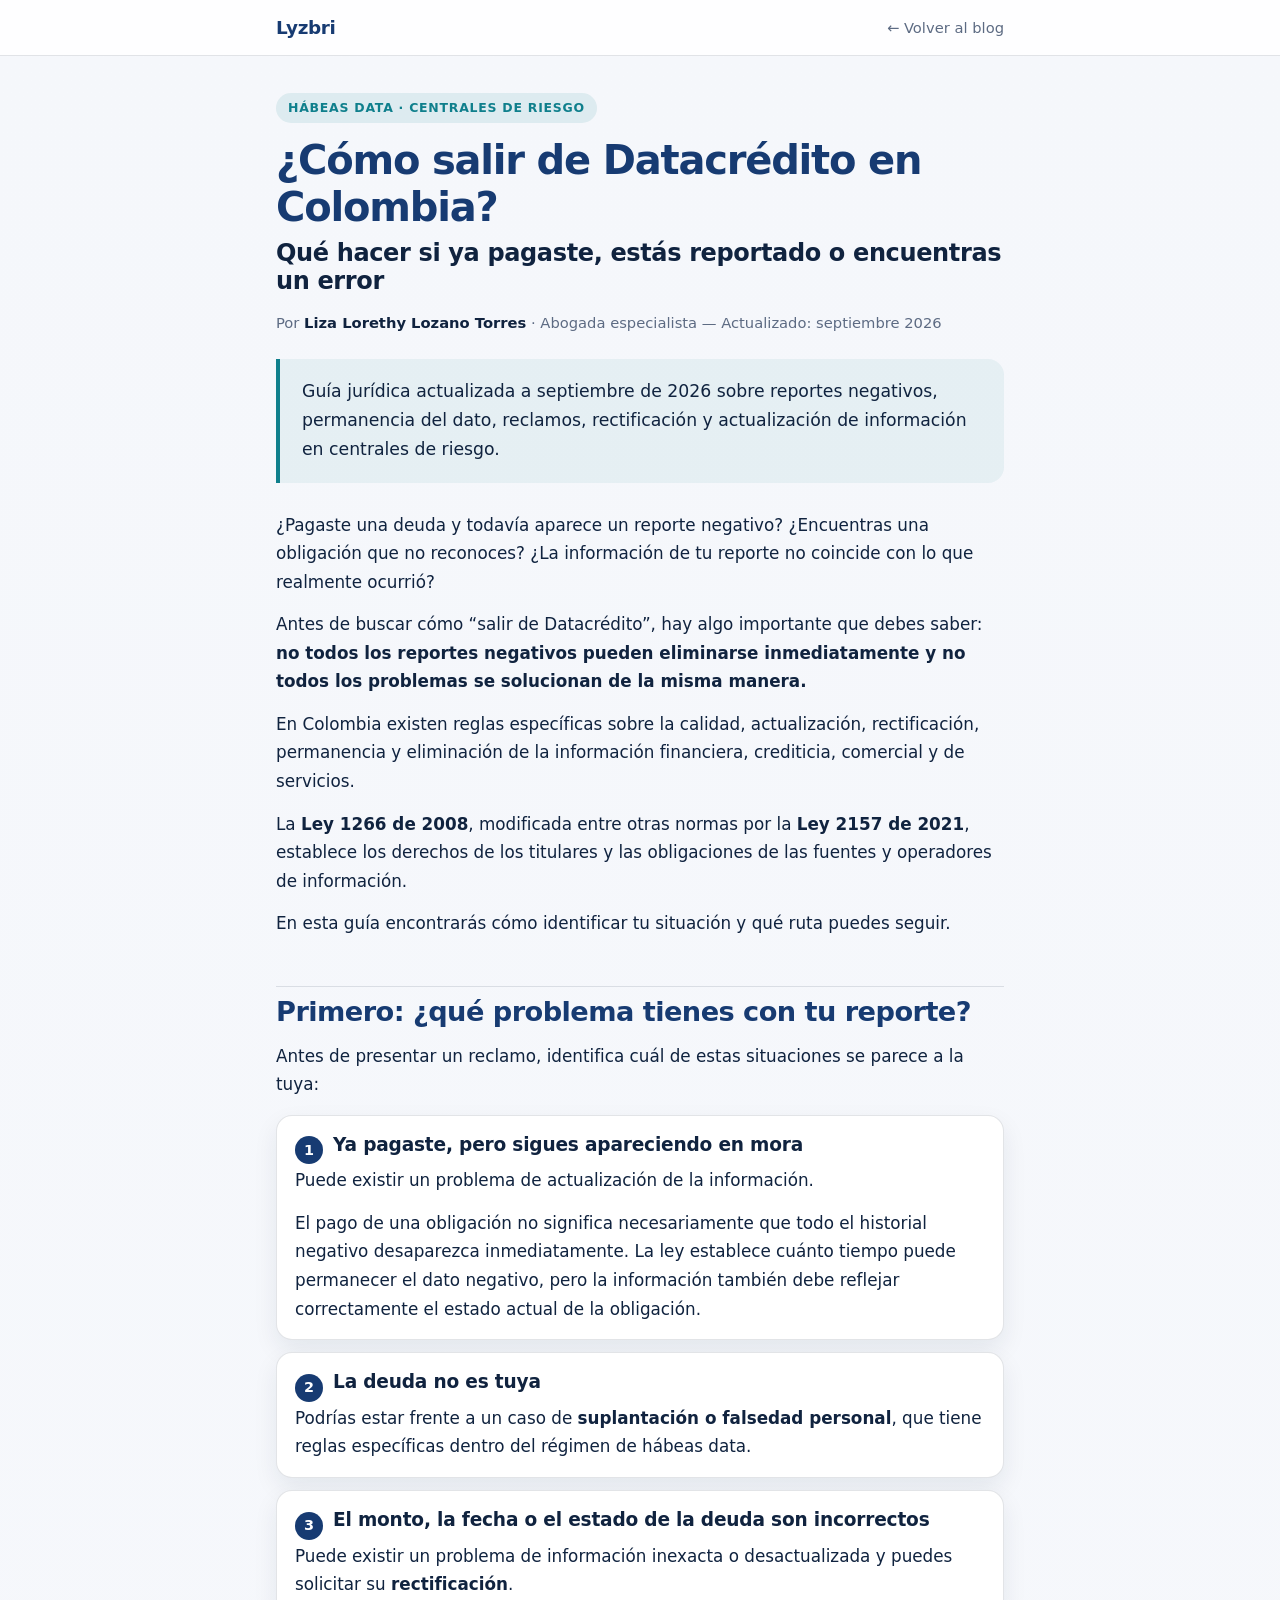
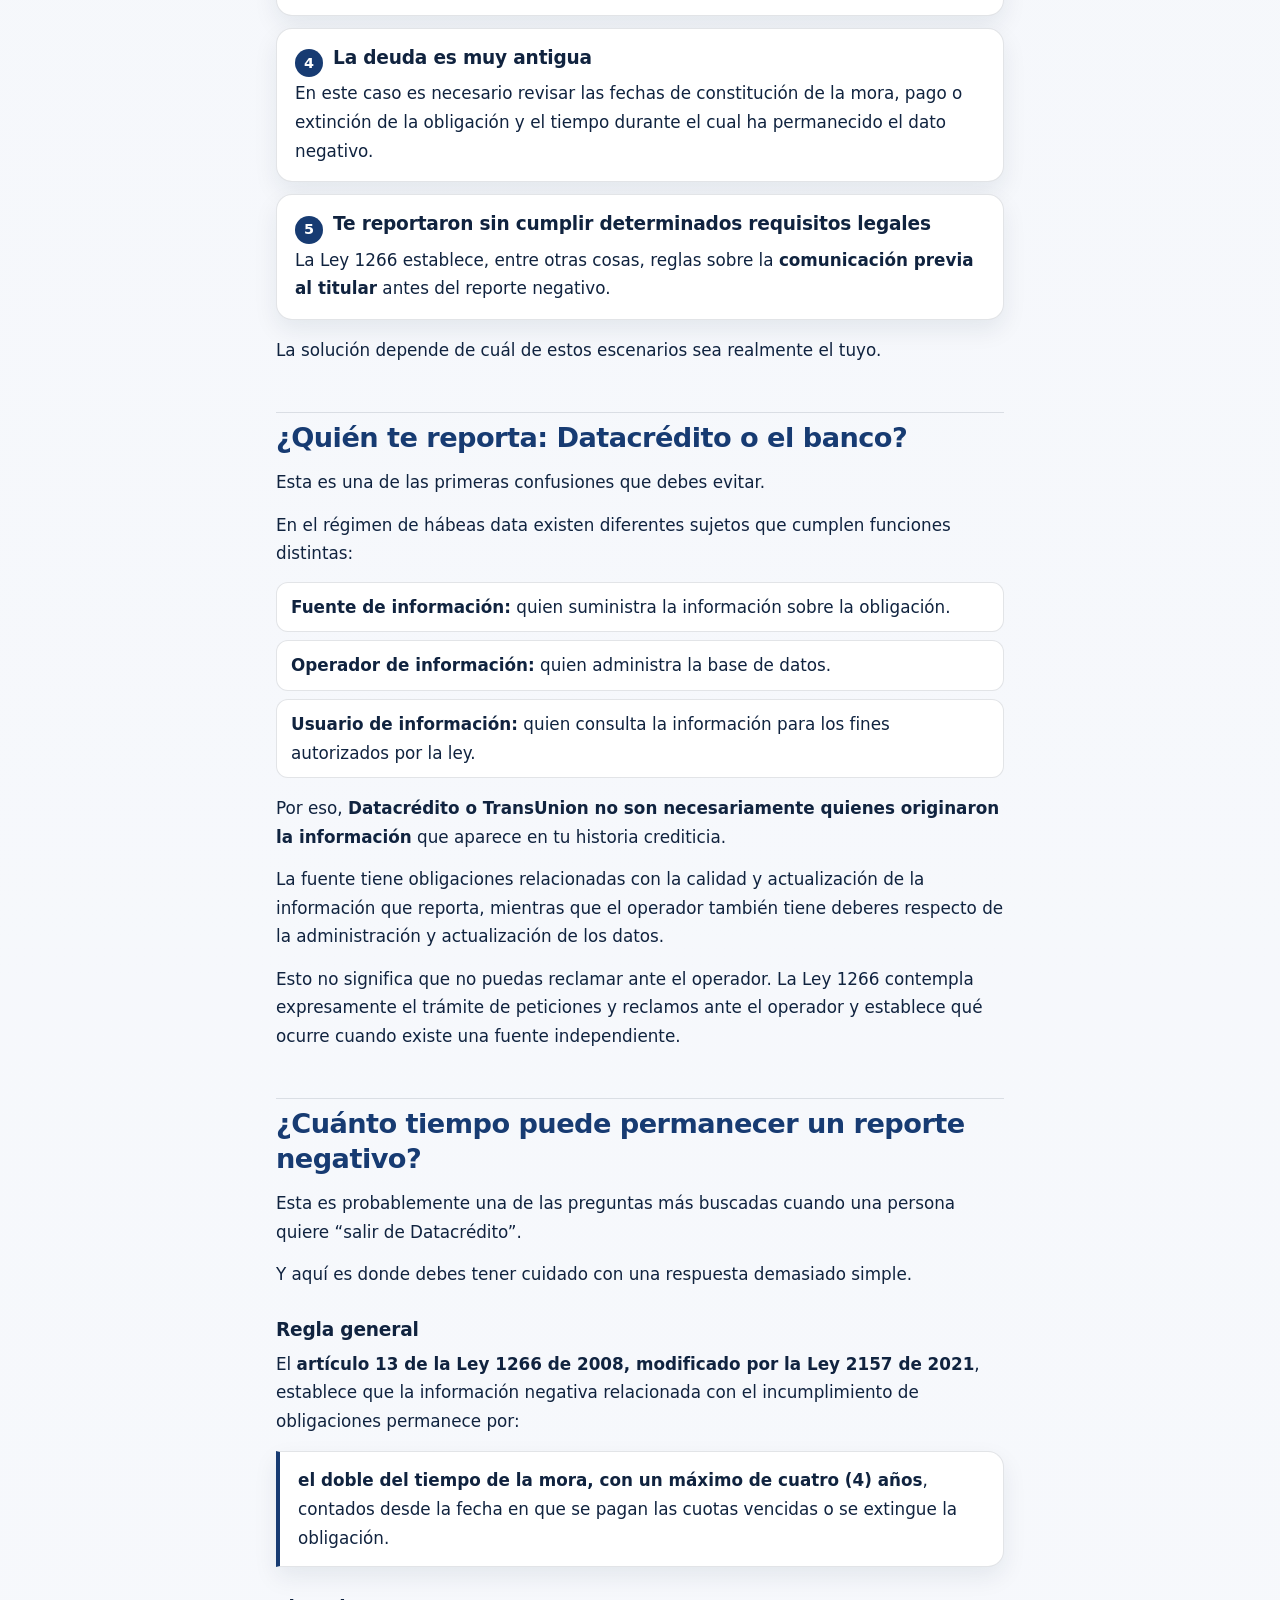
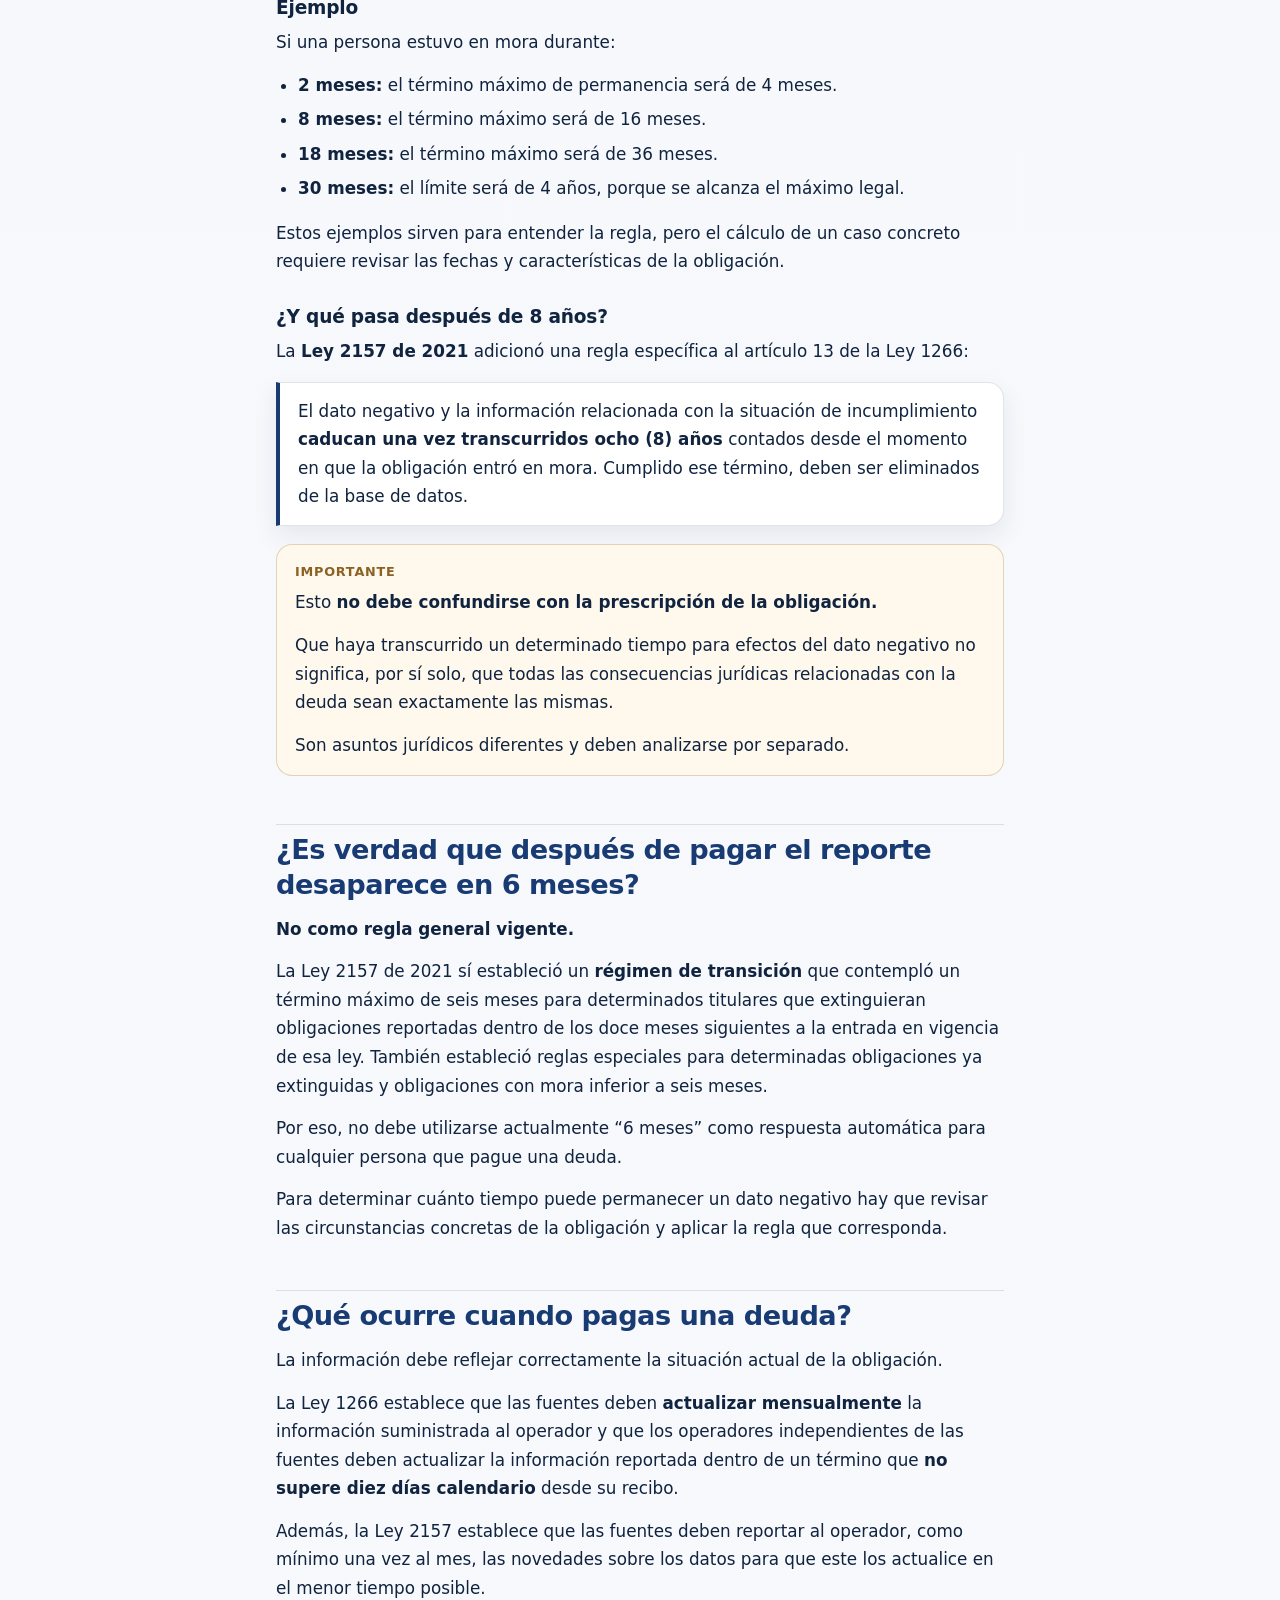
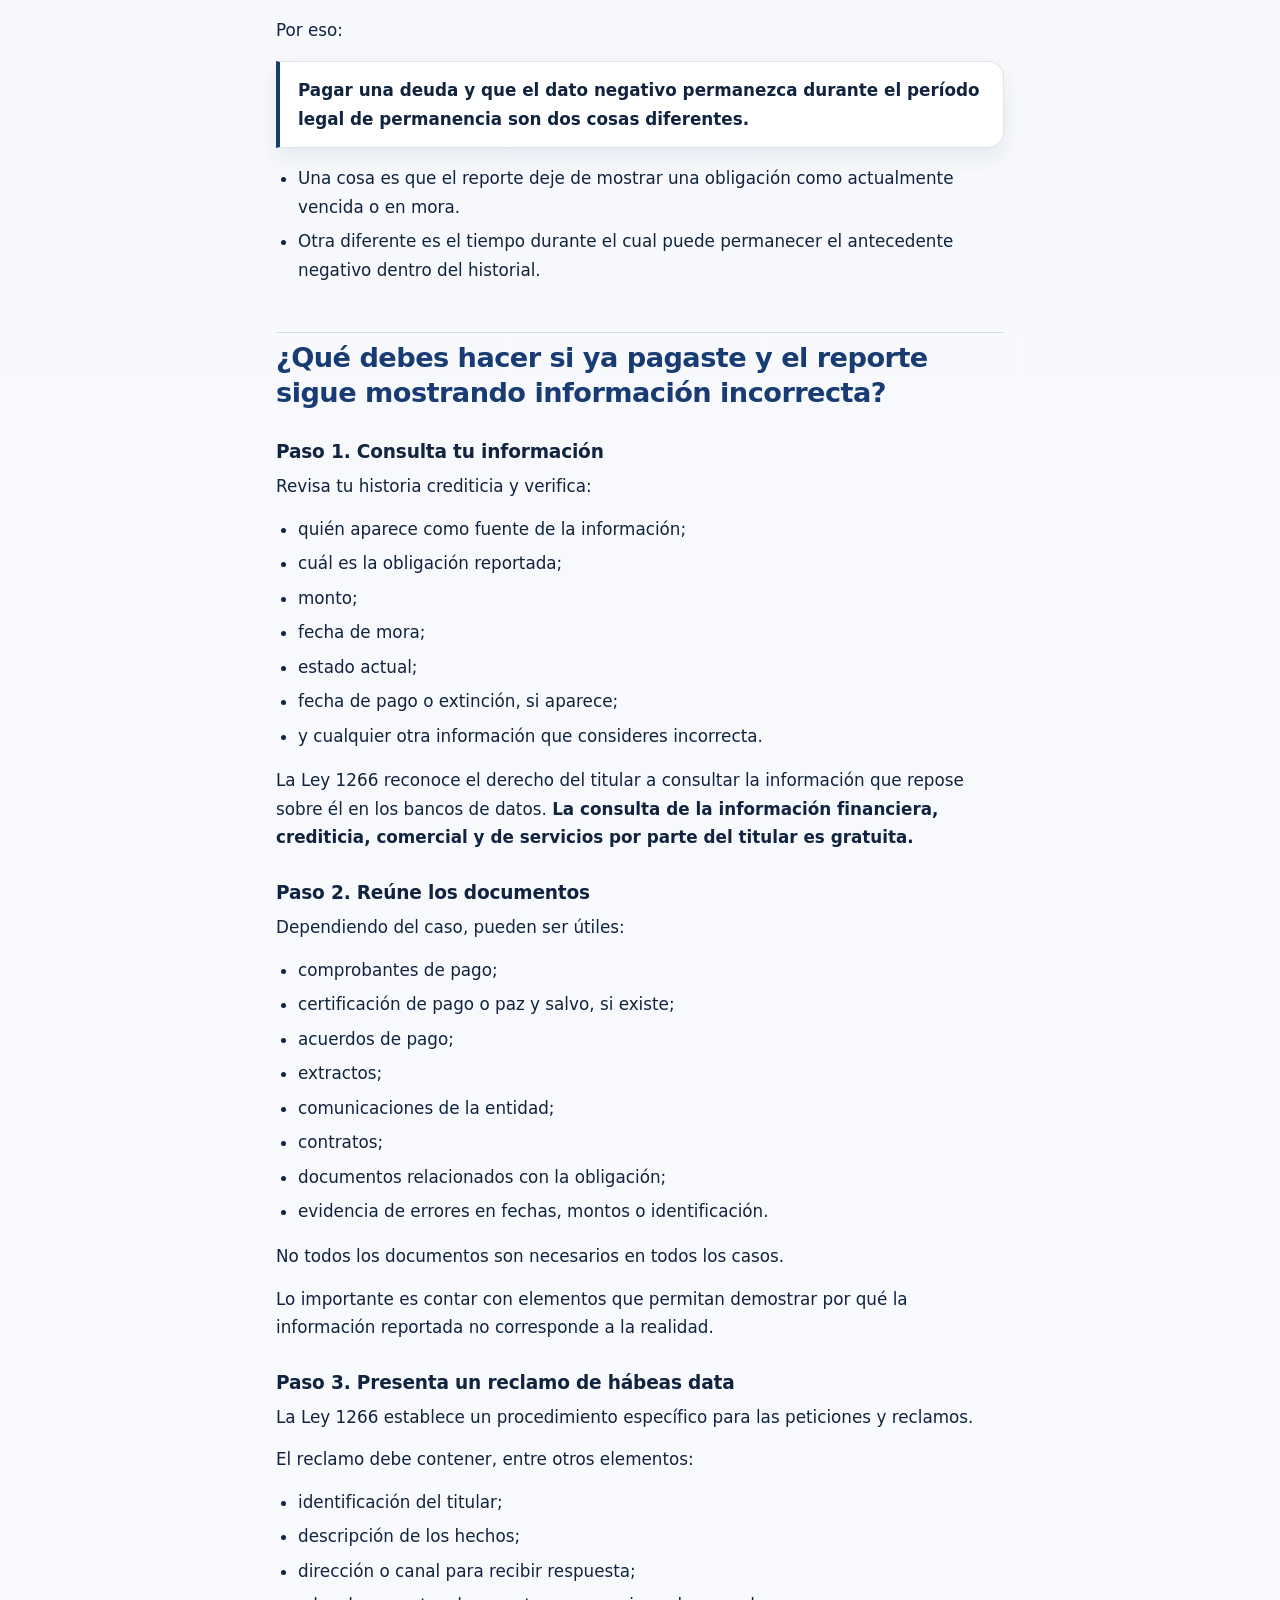
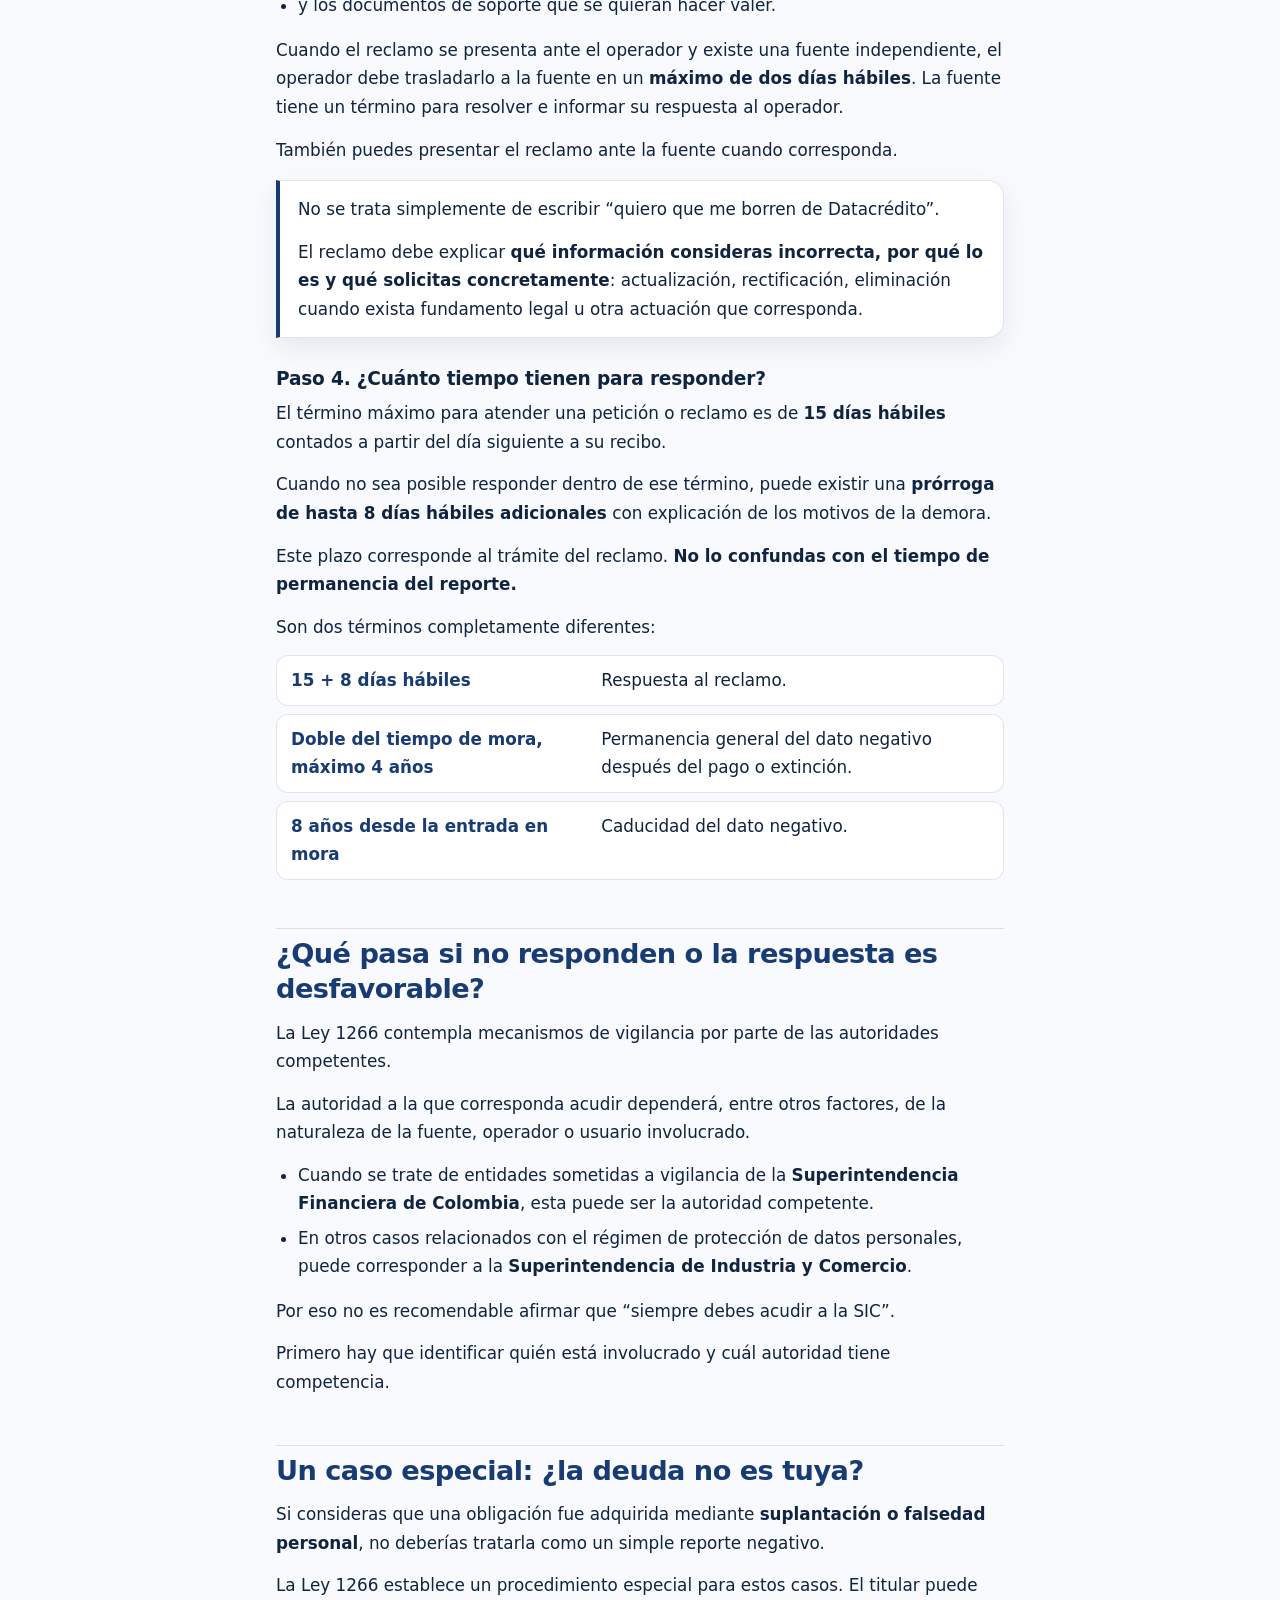
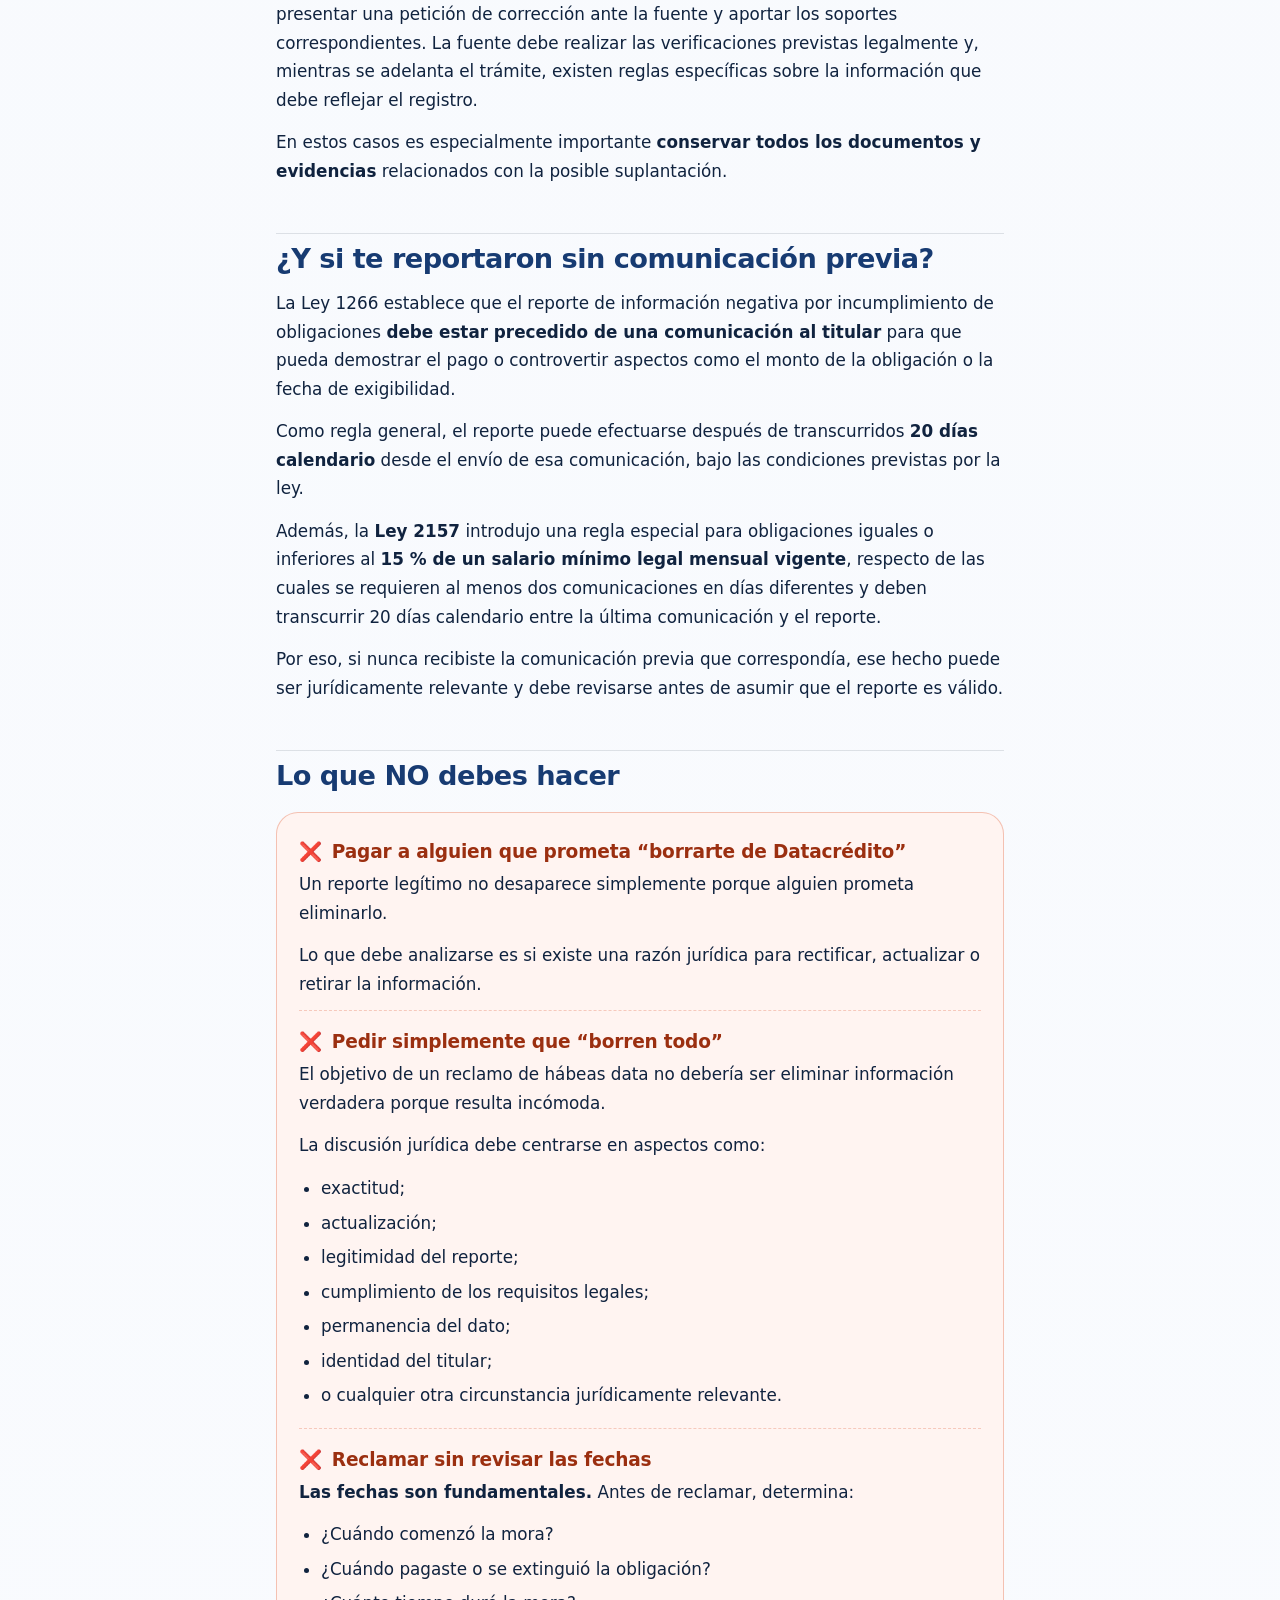
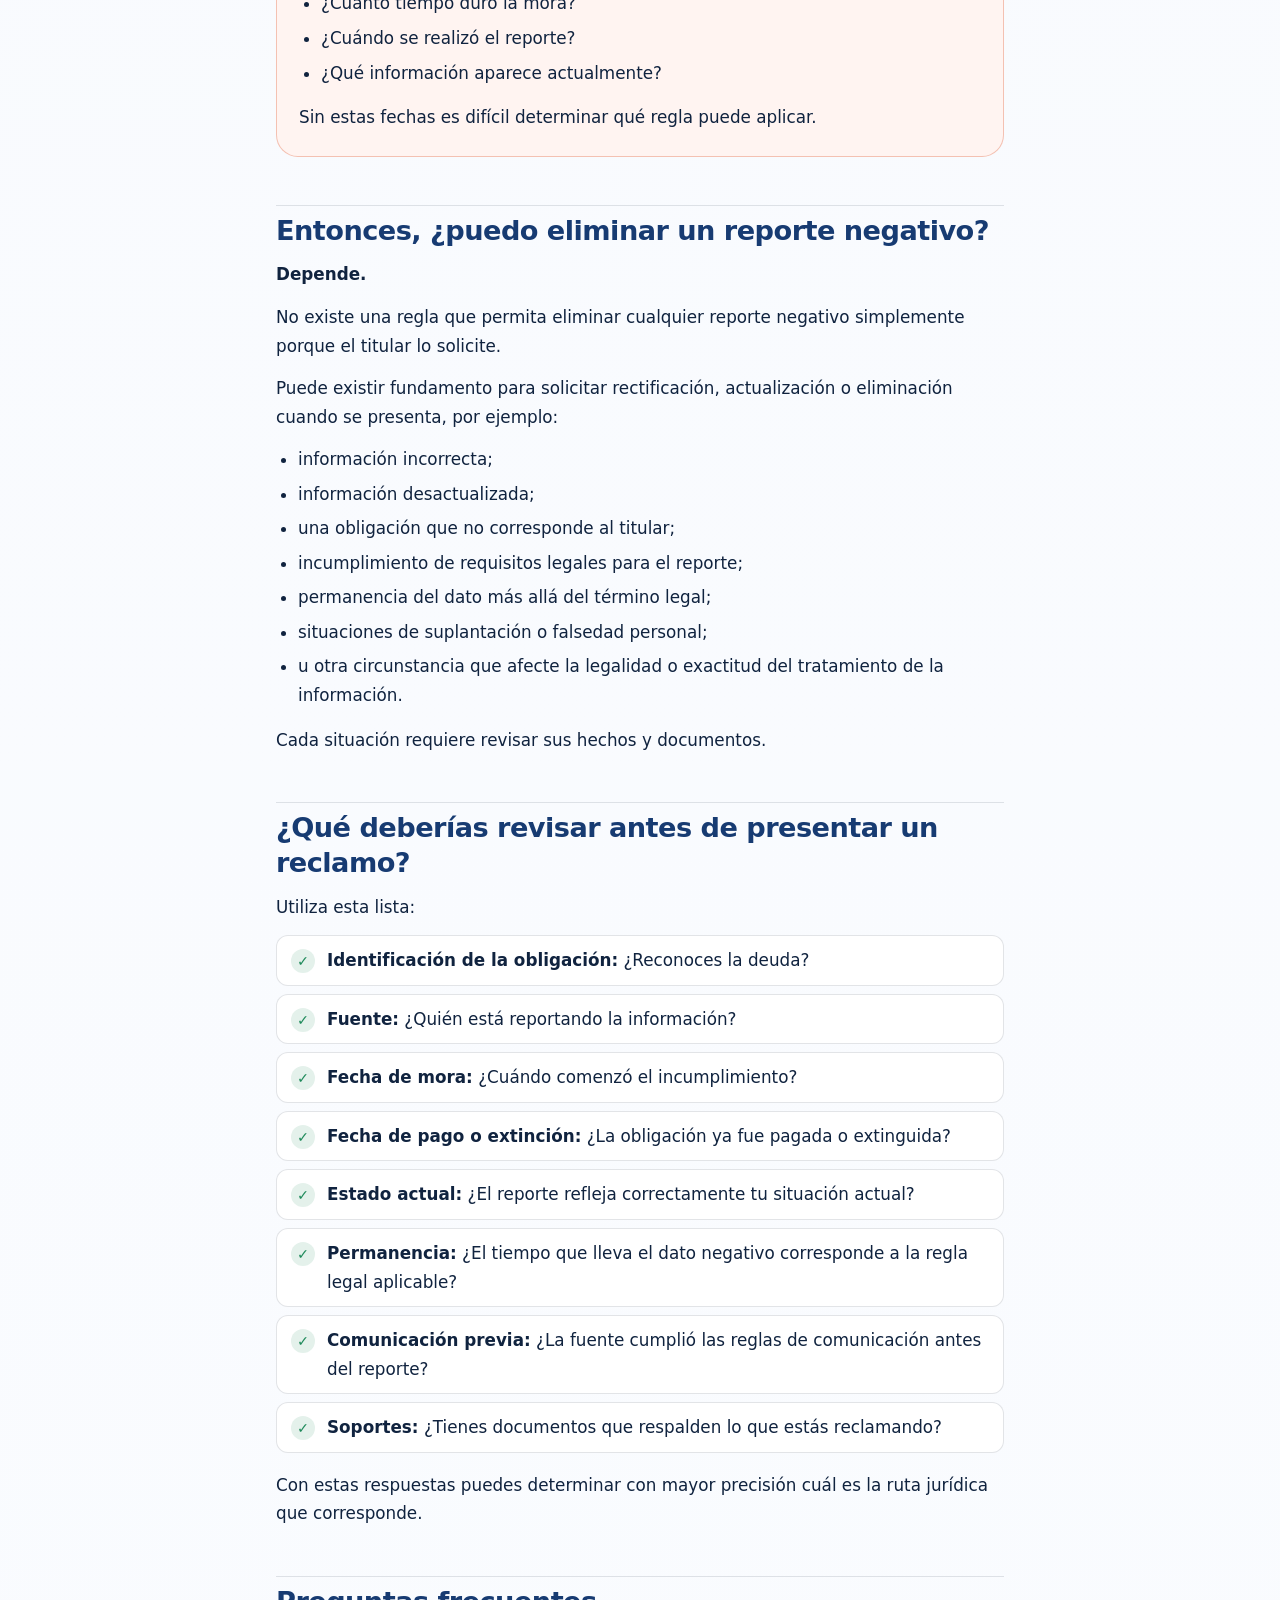
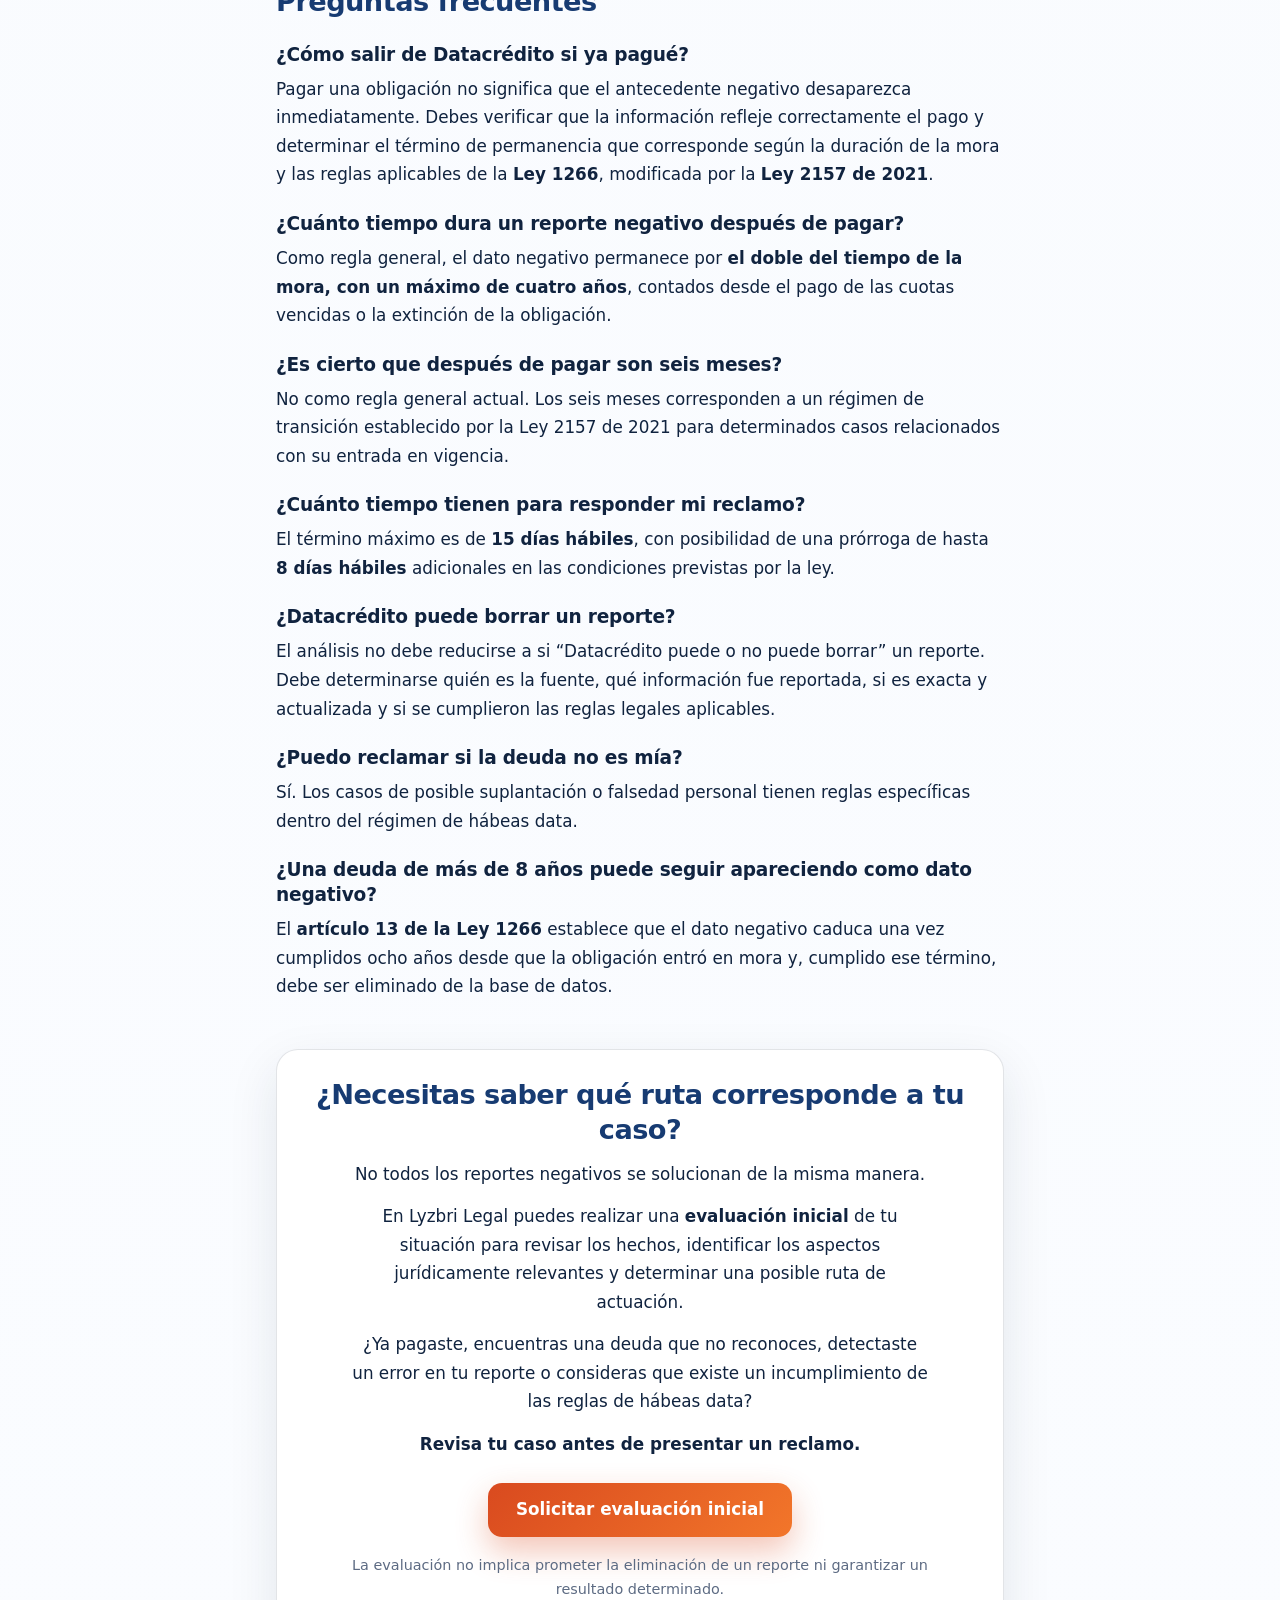
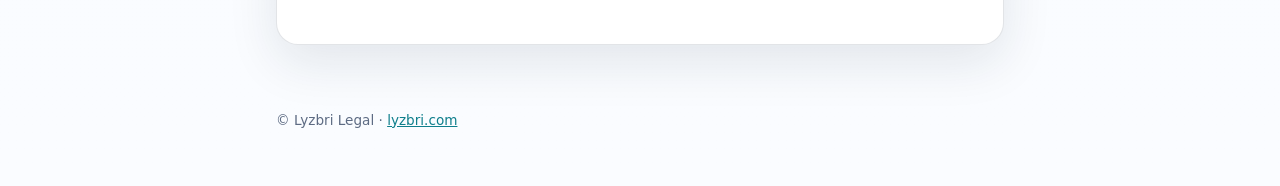
<file: despliegue-lyzbri/blog/como-salir-de-datacredito.html>
<!DOCTYPE html>
<html lang="es-CO">
<head>
  <meta charset="utf-8" />
  <meta name="viewport" content="width=device-width, initial-scale=1" />
  <title>¿Cómo salir de Datacrédito en Colombia? Guía 2026 | Lyzbri</title>
  <meta name="description" content="Qué hacer si ya pagaste, estás reportado o encuentras un error en Datacrédito o TransUnion. Permanencia del dato negativo, reclamos y plazos según la Ley 1266 de 2008 y la Ley 2157 de 2021." />
  <link rel="canonical" href="https://lyzbri.com/blog/como-salir-de-datacredito.html" />
  <meta property="og:type" content="article" />
  <meta property="og:title" content="¿Cómo salir de Datacrédito en Colombia? Qué hacer si ya pagaste, estás reportado o encuentras un error" />
  <meta property="og:description" content="Guía jurídica actualizada a septiembre de 2026 sobre reportes negativos, permanencia del dato, reclamos, rectificación y actualización de información en centrales de riesgo." />
  <meta property="og:url" content="https://lyzbri.com/blog/como-salir-de-datacredito.html" />
  <meta property="og:locale" content="es_CO" />

  <script type="application/ld+json">
  {
    "@context": "https://schema.org",
    "@type": "Article",
    "headline": "¿Cómo salir de Datacrédito en Colombia? Qué hacer si ya pagaste, estás reportado o encuentras un error",
    "description": "Guía jurídica actualizada a septiembre de 2026 sobre reportes negativos, permanencia del dato, reclamos, rectificación y actualización de información en centrales de riesgo.",
    "inLanguage": "es-CO",
    "dateModified": "2026-09",
    "author": { "@type": "Person", "name": "Liza Lorethy Lozano Torres", "jobTitle": "Abogada" },
    "publisher": { "@type": "Organization", "name": "Lyzbri", "url": "https://lyzbri.com" },
    "mainEntityOfPage": "https://lyzbri.com/blog/como-salir-de-datacredito.html"
  }
  </script>
  <script type="application/ld+json">
  {
    "@context": "https://schema.org",
    "@type": "FAQPage",
    "mainEntity": [
      { "@type": "Question", "name": "¿Cómo salir de Datacrédito si ya pagué?", "acceptedAnswer": { "@type": "Answer", "text": "Pagar una obligación no significa que el antecedente negativo desaparezca inmediatamente. Debes verificar que la información refleje correctamente el pago y determinar el término de permanencia que corresponde según la duración de la mora y las reglas aplicables de la Ley 1266, modificada por la Ley 2157 de 2021." } },
      { "@type": "Question", "name": "¿Cuánto tiempo dura un reporte negativo después de pagar?", "acceptedAnswer": { "@type": "Answer", "text": "Como regla general, el dato negativo permanece por el doble del tiempo de la mora, con un máximo de cuatro años, contados desde el pago de las cuotas vencidas o la extinción de la obligación." } },
      { "@type": "Question", "name": "¿Es cierto que después de pagar son seis meses?", "acceptedAnswer": { "@type": "Answer", "text": "No como regla general actual. Los seis meses corresponden a un régimen de transición establecido por la Ley 2157 de 2021 para determinados casos relacionados con su entrada en vigencia." } },
      { "@type": "Question", "name": "¿Cuánto tiempo tienen para responder mi reclamo?", "acceptedAnswer": { "@type": "Answer", "text": "El término máximo es de 15 días hábiles, con posibilidad de una prórroga de hasta 8 días hábiles adicionales en las condiciones previstas por la ley." } },
      { "@type": "Question", "name": "¿Datacrédito puede borrar un reporte?", "acceptedAnswer": { "@type": "Answer", "text": "El análisis no debe reducirse a si Datacrédito puede o no puede borrar un reporte. Debe determinarse quién es la fuente, qué información fue reportada, si es exacta y actualizada y si se cumplieron las reglas legales aplicables." } },
      { "@type": "Question", "name": "¿Puedo reclamar si la deuda no es mía?", "acceptedAnswer": { "@type": "Answer", "text": "Sí. Los casos de posible suplantación o falsedad personal tienen reglas específicas dentro del régimen de hábeas data." } },
      { "@type": "Question", "name": "¿Una deuda de más de 8 años puede seguir apareciendo como dato negativo?", "acceptedAnswer": { "@type": "Answer", "text": "El artículo 13 de la Ley 1266 establece que el dato negativo caduca una vez cumplidos ocho años desde que la obligación entró en mora y, cumplido ese término, debe ser eliminado de la base de datos." } }
    ]
  }
  </script>

  <style>
    :root {
      --bg: #f5f7fb;
      --surface: #ffffff;
      --text: #10233f;
      --muted: #5d6b83;
      --line: rgba(16, 35, 63, 0.12);
      --accent: #173b72;
      --accent-2: #0f7f8c;
      --success: #1f8a5b;
      --urgent: #d94a1f;
      --urgent-2: #f2762a;
      --shadow-soft: 0 10px 24px rgba(16, 35, 63, 0.08);
      --radius-lg: 22px;
      --radius-md: 16px;
    }
    * { box-sizing: border-box; }
    html { scroll-behavior: smooth; }
    body {
      margin: 0;
      background: linear-gradient(180deg, var(--bg) 0%, #fafcff 100%);
      color: var(--text);
      font-family: Inter, ui-sans-serif, system-ui, -apple-system, BlinkMacSystemFont, "Segoe UI", sans-serif;
      font-size: 1.05rem;
      line-height: 1.7;
      -webkit-font-smoothing: antialiased;
    }
    a { color: var(--accent-2); }

    /* Barra superior */
    .topbar { border-bottom: 1px solid var(--line); background: rgba(255,255,255,0.85); backdrop-filter: blur(8px); position: sticky; top: 0; z-index: 10; }
    .topbar-in { max-width: 760px; margin: 0 auto; padding: 12px 16px; display: flex; justify-content: space-between; align-items: center; gap: 12px; }
    .brand { font-weight: 800; letter-spacing: -0.02em; color: var(--accent); text-decoration: none; font-size: 1.15rem; }
    .back { font-size: 0.92rem; color: var(--muted); text-decoration: none; }
    .back:hover { color: var(--accent); }

    /* Artículo */
    .articulo { max-width: 760px; margin: 0 auto; padding: 36px 16px 64px; }
    .etiqueta { display: inline-block; font-size: 0.78rem; font-weight: 700; letter-spacing: 0.06em; text-transform: uppercase; color: var(--accent-2); background: rgba(15,127,140,0.1); border-radius: 999px; padding: 4px 12px; margin-bottom: 14px; }
    h1 { font-size: clamp(1.75rem, 4.2vw, 2.5rem); line-height: 1.18; letter-spacing: -0.03em; margin: 0 0 14px; color: var(--accent); }
    h1 .h1-sub { display: block; font-size: 0.6em; font-weight: 600; letter-spacing: -0.015em; color: var(--text); margin-top: 8px; }
    .autoria { font-size: 0.92rem; color: var(--muted); margin: 0 0 24px; }
    .autoria strong { color: var(--text); font-weight: 600; }

    blockquote.entradilla { margin: 0 0 28px; padding: 18px 22px; background: rgba(15,127,140,0.07); border-left: 4px solid var(--accent-2); border-radius: 0 var(--radius-md) var(--radius-md) 0; font-size: 1.08rem; color: var(--text); }
    blockquote.entradilla p { margin: 0; }

    h2, h3 { scroll-margin-top: 72px; }
    h2 { font-size: clamp(1.35rem, 3vw, 1.7rem); line-height: 1.28; letter-spacing: -0.02em; margin: 48px 0 12px; color: var(--accent); padding-top: 8px; border-top: 1px solid var(--line); }
    h3 { font-size: 1.16rem; line-height: 1.35; letter-spacing: -0.01em; margin: 28px 0 8px; color: var(--text); }
    p { margin: 0 0 14px; }
    ul, ol { margin: 0 0 16px; padding-left: 22px; }
    li { margin-bottom: 6px; }
    strong { font-weight: 700; }

    /* Escenarios numerados */
    .escenarios { display: grid; gap: 12px; margin: 16px 0; }
    .escenario { background: var(--surface); border: 1px solid var(--line); border-radius: var(--radius-md); padding: 16px 18px; box-shadow: var(--shadow-soft); }
    .escenario h3 { margin: 0 0 6px; display: flex; gap: 10px; align-items: baseline; }
    .escenario h3 .num { flex: none; width: 28px; height: 28px; border-radius: 50%; background: var(--accent); color: #fff; font-size: 0.9rem; display: inline-flex; align-items: center; justify-content: center; transform: translateY(4px); }
    .escenario p:last-child { margin-bottom: 0; }

    /* Definiciones */
    .definiciones { list-style: none; padding: 0; }
    .definiciones li { background: var(--surface); border: 1px solid var(--line); border-radius: 12px; padding: 10px 14px; margin-bottom: 8px; }

    /* Recuadros */
    .nota { background: #fff8ec; border: 1px solid rgba(179,138,76,0.35); border-radius: var(--radius-md); padding: 16px 18px; margin: 18px 0; }
    .nota .nota-titulo { display: block; font-size: 0.8rem; font-weight: 800; letter-spacing: 0.06em; text-transform: uppercase; color: #8a6224; margin-bottom: 6px; }
    .nota p:last-child { margin-bottom: 0; }
    .destacado { background: var(--surface); border: 1px solid var(--line); border-left: 4px solid var(--accent); border-radius: 0 var(--radius-md) var(--radius-md) 0; padding: 14px 18px; margin: 16px 0; box-shadow: var(--shadow-soft); }
    .destacado p:last-child { margin-bottom: 0; }

    /* Comparación de términos */
    .terminos { list-style: none; padding: 0; display: grid; gap: 8px; }
    .terminos li { display: grid; grid-template-columns: minmax(0, 1fr) minmax(0, 1.3fr); gap: 12px; background: var(--surface); border: 1px solid var(--line); border-radius: 12px; padding: 10px 14px; margin: 0; }
    .terminos .plazo { font-weight: 700; color: var(--accent); }
    @media (max-width: 560px) { .terminos li { grid-template-columns: 1fr; gap: 2px; } }

    /* Advertencias (lo que NO debes hacer) */
    .alerta { background: #fff4f1; border: 1px solid rgba(217,74,31,0.3); border-radius: var(--radius-lg); padding: 8px 22px 12px; margin: 18px 0; }
    .alerta-item { padding: 12px 0; border-bottom: 1px dashed rgba(217,74,31,0.25); }
    .alerta-item:last-child { border-bottom: 0; }
    .alerta h3 { margin: 6px 0 6px; color: #9b2f10; display: flex; gap: 10px; align-items: baseline; }
    .alerta h3 .x { flex: none; }
    .alerta p:last-child, .alerta ul:last-child { margin-bottom: 0; }

    /* Lista de verificación */
    .checklist { list-style: none; padding: 0; margin: 14px 0 18px; display: grid; gap: 8px; }
    .checklist li { display: grid; grid-template-columns: 28px 1fr; gap: 8px; align-items: start; background: var(--surface); border: 1px solid var(--line); border-radius: 12px; padding: 10px 14px; margin: 0; }
    .checklist .ok { width: 24px; height: 24px; border-radius: 50%; background: rgba(31,138,91,0.12); color: var(--success); font-weight: 800; display: inline-flex; align-items: center; justify-content: center; font-size: 0.9rem; margin-top: 3px; }

    /* Preguntas frecuentes */
    .faq h3 { margin-top: 22px; }

    /* Cierre y CTA */
    .cierre { margin-top: 48px; background: var(--surface); border: 1px solid var(--line); border-radius: var(--radius-lg); padding: 28px 24px; box-shadow: 0 18px 50px rgba(16,35,63,0.10); text-align: center; }
    .cierre h2 { border-top: 0; margin-top: 0; padding-top: 0; }
    .cierre p { max-width: 580px; margin-left: auto; margin-right: auto; }
    .cierre .aviso { font-size: 0.9rem; color: var(--muted); }
    .btn-cta {
      display: inline-flex; align-items: center; justify-content: center; min-height: 54px; padding: 0 28px; margin-top: 10px;
      border-radius: 14px; font-weight: 800; font-size: 1.05rem; text-decoration: none; color: #fff;
      background: linear-gradient(135deg, var(--urgent) 0%, var(--urgent-2) 100%);
      box-shadow: 0 14px 32px rgba(217, 74, 31, 0.32);
      transition: transform 180ms ease, box-shadow 180ms ease;
    }
    .btn-cta:hover { transform: translateY(-2px); box-shadow: 0 18px 38px rgba(217, 74, 31, 0.38); }
    .btn-cta:focus-visible { outline: 3px solid var(--accent); outline-offset: 3px; }
    @media (max-width: 560px) { .btn-cta { width: 100%; padding: 0 14px; font-size: 1rem; white-space: nowrap; } .cierre { padding: 24px 16px; } }

    .pie { max-width: 760px; margin: 0 auto; padding: 0 16px 40px; font-size: 0.85rem; color: var(--muted); }
  </style>
</head>
<body>

  <header class="topbar">
    <div class="topbar-in">
      <a class="brand" href="https://lyzbri.com/">Lyzbri</a>
      <a class="back" href="https://lyzbri.com/#blog">← Volver al blog</a>
    </div>
  </header>

  <main>
    <article class="articulo">

      <!-- ============ 1. CABECERA ============ -->
      <header>
        <span class="etiqueta">Hábeas Data · Centrales de riesgo</span>
        <h1>¿Cómo salir de Datacrédito en Colombia?
          <span class="h1-sub">Qué hacer si ya pagaste, estás reportado o encuentras un error</span>
        </h1>
        <p class="autoria">Por <strong>Liza Lorethy Lozano Torres</strong> · Abogada especialista — Actualizado: septiembre 2026</p>
        <blockquote class="entradilla">
          <p>Guía jurídica actualizada a septiembre de 2026 sobre reportes negativos, permanencia del dato, reclamos, rectificación y actualización de información en centrales de riesgo.</p>
        </blockquote>
      </header>

      <p>¿Pagaste una deuda y todavía aparece un reporte negativo? ¿Encuentras una obligación que no reconoces? ¿La información de tu reporte no coincide con lo que realmente ocurrió?</p>
      <p>Antes de buscar cómo “salir de Datacrédito”, hay algo importante que debes saber: <strong>no todos los reportes negativos pueden eliminarse inmediatamente y no todos los problemas se solucionan de la misma manera.</strong></p>
      <p>En Colombia existen reglas específicas sobre la calidad, actualización, rectificación, permanencia y eliminación de la información financiera, crediticia, comercial y de servicios.</p>
      <p>La <strong>Ley 1266 de 2008</strong>, modificada entre otras normas por la <strong>Ley 2157 de 2021</strong>, establece los derechos de los titulares y las obligaciones de las fuentes y operadores de información.</p>
      <p>En esta guía encontrarás cómo identificar tu situación y qué ruta puedes seguir.</p>

      <!-- ============ 2. CONTENIDO ============ -->
      <h2 id="que-problema-tienes">Primero: ¿qué problema tienes con tu reporte?</h2>
      <p>Antes de presentar un reclamo, identifica cuál de estas situaciones se parece a la tuya:</p>

      <div class="escenarios">
        <div class="escenario">
          <h3><span class="num">1</span> Ya pagaste, pero sigues apareciendo en mora</h3>
          <p>Puede existir un problema de actualización de la información.</p>
          <p>El pago de una obligación no significa necesariamente que todo el historial negativo desaparezca inmediatamente. La ley establece cuánto tiempo puede permanecer el dato negativo, pero la información también debe reflejar correctamente el estado actual de la obligación.</p>
        </div>
        <div class="escenario">
          <h3><span class="num">2</span> La deuda no es tuya</h3>
          <p>Podrías estar frente a un caso de <strong>suplantación o falsedad personal</strong>, que tiene reglas específicas dentro del régimen de hábeas data.</p>
        </div>
        <div class="escenario">
          <h3><span class="num">3</span> El monto, la fecha o el estado de la deuda son incorrectos</h3>
          <p>Puede existir un problema de información inexacta o desactualizada y puedes solicitar su <strong>rectificación</strong>.</p>
        </div>
        <div class="escenario">
          <h3><span class="num">4</span> La deuda es muy antigua</h3>
          <p>En este caso es necesario revisar las fechas de constitución de la mora, pago o extinción de la obligación y el tiempo durante el cual ha permanecido el dato negativo.</p>
        </div>
        <div class="escenario">
          <h3><span class="num">5</span> Te reportaron sin cumplir determinados requisitos legales</h3>
          <p>La Ley 1266 establece, entre otras cosas, reglas sobre la <strong>comunicación previa al titular</strong> antes del reporte negativo.</p>
        </div>
      </div>
      <p>La solución depende de cuál de estos escenarios sea realmente el tuyo.</p>

      <h2 id="quien-te-reporta">¿Quién te reporta: Datacrédito o el banco?</h2>
      <p>Esta es una de las primeras confusiones que debes evitar.</p>
      <p>En el régimen de hábeas data existen diferentes sujetos que cumplen funciones distintas:</p>
      <ul class="definiciones">
        <li><strong>Fuente de información:</strong> quien suministra la información sobre la obligación.</li>
        <li><strong>Operador de información:</strong> quien administra la base de datos.</li>
        <li><strong>Usuario de información:</strong> quien consulta la información para los fines autorizados por la ley.</li>
      </ul>
      <p>Por eso, <strong>Datacrédito o TransUnion no son necesariamente quienes originaron la información</strong> que aparece en tu historia crediticia.</p>
      <p>La fuente tiene obligaciones relacionadas con la calidad y actualización de la información que reporta, mientras que el operador también tiene deberes respecto de la administración y actualización de los datos.</p>
      <p>Esto no significa que no puedas reclamar ante el operador. La Ley 1266 contempla expresamente el trámite de peticiones y reclamos ante el operador y establece qué ocurre cuando existe una fuente independiente.</p>

      <h2 id="cuanto-tiempo-permanece">¿Cuánto tiempo puede permanecer un reporte negativo?</h2>
      <p>Esta es probablemente una de las preguntas más buscadas cuando una persona quiere “salir de Datacrédito”.</p>
      <p>Y aquí es donde debes tener cuidado con una respuesta demasiado simple.</p>

      <h3>Regla general</h3>
      <p>El <strong>artículo 13 de la Ley 1266 de 2008, modificado por la Ley 2157 de 2021</strong>, establece que la información negativa relacionada con el incumplimiento de obligaciones permanece por:</p>
      <div class="destacado">
        <p><strong>el doble del tiempo de la mora, con un máximo de cuatro (4) años</strong>, contados desde la fecha en que se pagan las cuotas vencidas o se extingue la obligación.</p>
      </div>

      <h3>Ejemplo</h3>
      <p>Si una persona estuvo en mora durante:</p>
      <ul>
        <li><strong>2 meses:</strong> el término máximo de permanencia será de 4 meses.</li>
        <li><strong>8 meses:</strong> el término máximo será de 16 meses.</li>
        <li><strong>18 meses:</strong> el término máximo será de 36 meses.</li>
        <li><strong>30 meses:</strong> el límite será de 4 años, porque se alcanza el máximo legal.</li>
      </ul>
      <p>Estos ejemplos sirven para entender la regla, pero el cálculo de un caso concreto requiere revisar las fechas y características de la obligación.</p>

      <h3>¿Y qué pasa después de 8 años?</h3>
      <p>La <strong>Ley 2157 de 2021</strong> adicionó una regla específica al artículo 13 de la Ley 1266:</p>
      <div class="destacado">
        <p>El dato negativo y la información relacionada con la situación de incumplimiento <strong>caducan una vez transcurridos ocho (8) años</strong> contados desde el momento en que la obligación entró en mora. Cumplido ese término, deben ser eliminados de la base de datos.</p>
      </div>

      <div class="nota" role="note">
        <span class="nota-titulo">Importante</span>
        <p>Esto <strong>no debe confundirse con la prescripción de la obligación.</strong></p>
        <p>Que haya transcurrido un determinado tiempo para efectos del dato negativo no significa, por sí solo, que todas las consecuencias jurídicas relacionadas con la deuda sean exactamente las mismas.</p>
        <p>Son asuntos jurídicos diferentes y deben analizarse por separado.</p>
      </div>

      <h2 id="seis-meses">¿Es verdad que después de pagar el reporte desaparece en 6 meses?</h2>
      <p><strong>No como regla general vigente.</strong></p>
      <p>La Ley 2157 de 2021 sí estableció un <strong>régimen de transición</strong> que contempló un término máximo de seis meses para determinados titulares que extinguieran obligaciones reportadas dentro de los doce meses siguientes a la entrada en vigencia de esa ley. También estableció reglas especiales para determinadas obligaciones ya extinguidas y obligaciones con mora inferior a seis meses.</p>
      <p>Por eso, no debe utilizarse actualmente “6 meses” como respuesta automática para cualquier persona que pague una deuda.</p>
      <p>Para determinar cuánto tiempo puede permanecer un dato negativo hay que revisar las circunstancias concretas de la obligación y aplicar la regla que corresponda.</p>

      <h2 id="que-ocurre-al-pagar">¿Qué ocurre cuando pagas una deuda?</h2>
      <p>La información debe reflejar correctamente la situación actual de la obligación.</p>
      <p>La Ley 1266 establece que las fuentes deben <strong>actualizar mensualmente</strong> la información suministrada al operador y que los operadores independientes de las fuentes deben actualizar la información reportada dentro de un término que <strong>no supere diez días calendario</strong> desde su recibo.</p>
      <p>Además, la Ley 2157 establece que las fuentes deben reportar al operador, como mínimo una vez al mes, las novedades sobre los datos para que este los actualice en el menor tiempo posible.</p>
      <p>Por eso:</p>
      <div class="destacado">
        <p><strong>Pagar una deuda y que el dato negativo permanezca durante el período legal de permanencia son dos cosas diferentes.</strong></p>
      </div>
      <ul>
        <li>Una cosa es que el reporte deje de mostrar una obligación como actualmente vencida o en mora.</li>
        <li>Otra diferente es el tiempo durante el cual puede permanecer el antecedente negativo dentro del historial.</li>
      </ul>

      <h2 id="ya-pagaste-que-hacer">¿Qué debes hacer si ya pagaste y el reporte sigue mostrando información incorrecta?</h2>

      <h3>Paso 1. Consulta tu información</h3>
      <p>Revisa tu historia crediticia y verifica:</p>
      <ul>
        <li>quién aparece como fuente de la información;</li>
        <li>cuál es la obligación reportada;</li>
        <li>monto;</li>
        <li>fecha de mora;</li>
        <li>estado actual;</li>
        <li>fecha de pago o extinción, si aparece;</li>
        <li>y cualquier otra información que consideres incorrecta.</li>
      </ul>
      <p>La Ley 1266 reconoce el derecho del titular a consultar la información que repose sobre él en los bancos de datos. <strong>La consulta de la información financiera, crediticia, comercial y de servicios por parte del titular es gratuita.</strong></p>

      <h3>Paso 2. Reúne los documentos</h3>
      <p>Dependiendo del caso, pueden ser útiles:</p>
      <ul>
        <li>comprobantes de pago;</li>
        <li>certificación de pago o paz y salvo, si existe;</li>
        <li>acuerdos de pago;</li>
        <li>extractos;</li>
        <li>comunicaciones de la entidad;</li>
        <li>contratos;</li>
        <li>documentos relacionados con la obligación;</li>
        <li>evidencia de errores en fechas, montos o identificación.</li>
      </ul>
      <p>No todos los documentos son necesarios en todos los casos.</p>
      <p>Lo importante es contar con elementos que permitan demostrar por qué la información reportada no corresponde a la realidad.</p>

      <h3>Paso 3. Presenta un reclamo de hábeas data</h3>
      <p>La Ley 1266 establece un procedimiento específico para las peticiones y reclamos.</p>
      <p>El reclamo debe contener, entre otros elementos:</p>
      <ul>
        <li>identificación del titular;</li>
        <li>descripción de los hechos;</li>
        <li>dirección o canal para recibir respuesta;</li>
        <li>y los documentos de soporte que se quieran hacer valer.</li>
      </ul>
      <p>Cuando el reclamo se presenta ante el operador y existe una fuente independiente, el operador debe trasladarlo a la fuente en un <strong>máximo de dos días hábiles</strong>. La fuente tiene un término para resolver e informar su respuesta al operador.</p>
      <p>También puedes presentar el reclamo ante la fuente cuando corresponda.</p>
      <div class="destacado">
        <p>No se trata simplemente de escribir “quiero que me borren de Datacrédito”.</p>
        <p>El reclamo debe explicar <strong>qué información consideras incorrecta, por qué lo es y qué solicitas concretamente</strong>: actualización, rectificación, eliminación cuando exista fundamento legal u otra actuación que corresponda.</p>
      </div>

      <h3>Paso 4. ¿Cuánto tiempo tienen para responder?</h3>
      <p>El término máximo para atender una petición o reclamo es de <strong>15 días hábiles</strong> contados a partir del día siguiente a su recibo.</p>
      <p>Cuando no sea posible responder dentro de ese término, puede existir una <strong>prórroga de hasta 8 días hábiles adicionales</strong> con explicación de los motivos de la demora.</p>
      <p>Este plazo corresponde al trámite del reclamo. <strong>No lo confundas con el tiempo de permanencia del reporte.</strong></p>
      <p>Son dos términos completamente diferentes:</p>
      <ul class="terminos">
        <li><span class="plazo">15 + 8 días hábiles</span><span>Respuesta al reclamo.</span></li>
        <li><span class="plazo">Doble del tiempo de mora, máximo 4 años</span><span>Permanencia general del dato negativo después del pago o extinción.</span></li>
        <li><span class="plazo">8 años desde la entrada en mora</span><span>Caducidad del dato negativo.</span></li>
      </ul>

      <h2 id="sin-respuesta">¿Qué pasa si no responden o la respuesta es desfavorable?</h2>
      <p>La Ley 1266 contempla mecanismos de vigilancia por parte de las autoridades competentes.</p>
      <p>La autoridad a la que corresponda acudir dependerá, entre otros factores, de la naturaleza de la fuente, operador o usuario involucrado.</p>
      <ul>
        <li>Cuando se trate de entidades sometidas a vigilancia de la <strong>Superintendencia Financiera de Colombia</strong>, esta puede ser la autoridad competente.</li>
        <li>En otros casos relacionados con el régimen de protección de datos personales, puede corresponder a la <strong>Superintendencia de Industria y Comercio</strong>.</li>
      </ul>
      <p>Por eso no es recomendable afirmar que “siempre debes acudir a la SIC”.</p>
      <p>Primero hay que identificar quién está involucrado y cuál autoridad tiene competencia.</p>

      <h2 id="deuda-no-es-tuya">Un caso especial: ¿la deuda no es tuya?</h2>
      <p>Si consideras que una obligación fue adquirida mediante <strong>suplantación o falsedad personal</strong>, no deberías tratarla como un simple reporte negativo.</p>
      <p>La Ley 1266 establece un procedimiento especial para estos casos. El titular puede presentar una petición de corrección ante la fuente y aportar los soportes correspondientes. La fuente debe realizar las verificaciones previstas legalmente y, mientras se adelanta el trámite, existen reglas específicas sobre la información que debe reflejar el registro.</p>
      <p>En estos casos es especialmente importante <strong>conservar todos los documentos y evidencias</strong> relacionados con la posible suplantación.</p>

      <h2 id="sin-comunicacion-previa">¿Y si te reportaron sin comunicación previa?</h2>
      <p>La Ley 1266 establece que el reporte de información negativa por incumplimiento de obligaciones <strong>debe estar precedido de una comunicación al titular</strong> para que pueda demostrar el pago o controvertir aspectos como el monto de la obligación o la fecha de exigibilidad.</p>
      <p>Como regla general, el reporte puede efectuarse después de transcurridos <strong>20 días calendario</strong> desde el envío de esa comunicación, bajo las condiciones previstas por la ley.</p>
      <p>Además, la <strong>Ley 2157</strong> introdujo una regla especial para obligaciones iguales o inferiores al <strong>15 % de un salario mínimo legal mensual vigente</strong>, respecto de las cuales se requieren al menos dos comunicaciones en días diferentes y deben transcurrir 20 días calendario entre la última comunicación y el reporte.</p>
      <p>Por eso, si nunca recibiste la comunicación previa que correspondía, ese hecho puede ser jurídicamente relevante y debe revisarse antes de asumir que el reporte es válido.</p>

      <!-- ============ 3. ALERTAS ============ -->
      <h2 id="lo-que-no-debes-hacer">Lo que NO debes hacer</h2>
      <div class="alerta" role="note" aria-label="Errores comunes">
        <div class="alerta-item">
          <h3><span class="x" aria-hidden="true">❌</span> Pagar a alguien que prometa “borrarte de Datacrédito”</h3>
          <p>Un reporte legítimo no desaparece simplemente porque alguien prometa eliminarlo.</p>
          <p>Lo que debe analizarse es si existe una razón jurídica para rectificar, actualizar o retirar la información.</p>
        </div>
        <div class="alerta-item">
          <h3><span class="x" aria-hidden="true">❌</span> Pedir simplemente que “borren todo”</h3>
          <p>El objetivo de un reclamo de hábeas data no debería ser eliminar información verdadera porque resulta incómoda.</p>
          <p>La discusión jurídica debe centrarse en aspectos como:</p>
          <ul>
            <li>exactitud;</li>
            <li>actualización;</li>
            <li>legitimidad del reporte;</li>
            <li>cumplimiento de los requisitos legales;</li>
            <li>permanencia del dato;</li>
            <li>identidad del titular;</li>
            <li>o cualquier otra circunstancia jurídicamente relevante.</li>
          </ul>
        </div>
        <div class="alerta-item">
          <h3><span class="x" aria-hidden="true">❌</span> Reclamar sin revisar las fechas</h3>
          <p><strong>Las fechas son fundamentales.</strong> Antes de reclamar, determina:</p>
          <ul>
            <li>¿Cuándo comenzó la mora?</li>
            <li>¿Cuándo pagaste o se extinguió la obligación?</li>
            <li>¿Cuánto tiempo duró la mora?</li>
            <li>¿Cuándo se realizó el reporte?</li>
            <li>¿Qué información aparece actualmente?</li>
          </ul>
          <p>Sin estas fechas es difícil determinar qué regla puede aplicar.</p>
        </div>
      </div>

      <h2 id="puedo-eliminar">Entonces, ¿puedo eliminar un reporte negativo?</h2>
      <p><strong>Depende.</strong></p>
      <p>No existe una regla que permita eliminar cualquier reporte negativo simplemente porque el titular lo solicite.</p>
      <p>Puede existir fundamento para solicitar rectificación, actualización o eliminación cuando se presenta, por ejemplo:</p>
      <ul>
        <li>información incorrecta;</li>
        <li>información desactualizada;</li>
        <li>una obligación que no corresponde al titular;</li>
        <li>incumplimiento de requisitos legales para el reporte;</li>
        <li>permanencia del dato más allá del término legal;</li>
        <li>situaciones de suplantación o falsedad personal;</li>
        <li>u otra circunstancia que afecte la legalidad o exactitud del tratamiento de la información.</li>
      </ul>
      <p>Cada situación requiere revisar sus hechos y documentos.</p>

      <h2 id="checklist">¿Qué deberías revisar antes de presentar un reclamo?</h2>
      <p>Utiliza esta lista:</p>
      <ul class="checklist">
        <li><span class="ok" aria-hidden="true">✓</span><span><strong>Identificación de la obligación:</strong> ¿Reconoces la deuda?</span></li>
        <li><span class="ok" aria-hidden="true">✓</span><span><strong>Fuente:</strong> ¿Quién está reportando la información?</span></li>
        <li><span class="ok" aria-hidden="true">✓</span><span><strong>Fecha de mora:</strong> ¿Cuándo comenzó el incumplimiento?</span></li>
        <li><span class="ok" aria-hidden="true">✓</span><span><strong>Fecha de pago o extinción:</strong> ¿La obligación ya fue pagada o extinguida?</span></li>
        <li><span class="ok" aria-hidden="true">✓</span><span><strong>Estado actual:</strong> ¿El reporte refleja correctamente tu situación actual?</span></li>
        <li><span class="ok" aria-hidden="true">✓</span><span><strong>Permanencia:</strong> ¿El tiempo que lleva el dato negativo corresponde a la regla legal aplicable?</span></li>
        <li><span class="ok" aria-hidden="true">✓</span><span><strong>Comunicación previa:</strong> ¿La fuente cumplió las reglas de comunicación antes del reporte?</span></li>
        <li><span class="ok" aria-hidden="true">✓</span><span><strong>Soportes:</strong> ¿Tienes documentos que respalden lo que estás reclamando?</span></li>
      </ul>
      <p>Con estas respuestas puedes determinar con mayor precisión cuál es la ruta jurídica que corresponde.</p>

      <section class="faq" aria-labelledby="preguntas-frecuentes">
        <h2 id="preguntas-frecuentes">Preguntas frecuentes</h2>

        <h3>¿Cómo salir de Datacrédito si ya pagué?</h3>
        <p>Pagar una obligación no significa que el antecedente negativo desaparezca inmediatamente. Debes verificar que la información refleje correctamente el pago y determinar el término de permanencia que corresponde según la duración de la mora y las reglas aplicables de la <strong>Ley 1266</strong>, modificada por la <strong>Ley 2157 de 2021</strong>.</p>

        <h3>¿Cuánto tiempo dura un reporte negativo después de pagar?</h3>
        <p>Como regla general, el dato negativo permanece por <strong>el doble del tiempo de la mora, con un máximo de cuatro años</strong>, contados desde el pago de las cuotas vencidas o la extinción de la obligación.</p>

        <h3>¿Es cierto que después de pagar son seis meses?</h3>
        <p>No como regla general actual. Los seis meses corresponden a un régimen de transición establecido por la Ley 2157 de 2021 para determinados casos relacionados con su entrada en vigencia.</p>

        <h3>¿Cuánto tiempo tienen para responder mi reclamo?</h3>
        <p>El término máximo es de <strong>15 días hábiles</strong>, con posibilidad de una prórroga de hasta <strong>8 días hábiles</strong> adicionales en las condiciones previstas por la ley.</p>

        <h3>¿Datacrédito puede borrar un reporte?</h3>
        <p>El análisis no debe reducirse a si “Datacrédito puede o no puede borrar” un reporte. Debe determinarse quién es la fuente, qué información fue reportada, si es exacta y actualizada y si se cumplieron las reglas legales aplicables.</p>

        <h3>¿Puedo reclamar si la deuda no es mía?</h3>
        <p>Sí. Los casos de posible suplantación o falsedad personal tienen reglas específicas dentro del régimen de hábeas data.</p>

        <h3>¿Una deuda de más de 8 años puede seguir apareciendo como dato negativo?</h3>
        <p>El <strong>artículo 13 de la Ley 1266</strong> establece que el dato negativo caduca una vez cumplidos ocho años desde que la obligación entró en mora y, cumplido ese término, debe ser eliminado de la base de datos.</p>
      </section>

      <!-- ============ 4. CIERRE Y CTA ============ -->
      <section class="cierre" aria-labelledby="evaluacion-inicial">
        <h2 id="evaluacion-inicial">¿Necesitas saber qué ruta corresponde a tu caso?</h2>
        <p>No todos los reportes negativos se solucionan de la misma manera.</p>
        <p>En Lyzbri Legal puedes realizar una <strong>evaluación inicial</strong> de tu situación para revisar los hechos, identificar los aspectos jurídicamente relevantes y determinar una posible ruta de actuación.</p>
        <p>¿Ya pagaste, encuentras una deuda que no reconoces, detectaste un error en tu reporte o consideras que existe un incumplimiento de las reglas de hábeas data?</p>
        <p><strong>Revisa tu caso antes de presentar un reclamo.</strong></p>
        <a class="btn-cta" href="https://lyzbri.com/?servicio=habeas-data" data-cta="habeas-data">Solicitar evaluación inicial</a>
        <p class="aviso" style="margin-top:16px;">La evaluación no implica prometer la eliminación de un reporte ni garantizar un resultado determinado.</p>
      </section>

    </article>
  </main>

  <footer class="pie">
    <p>© Lyzbri Legal · <a href="https://lyzbri.com/">lyzbri.com</a></p>
  </footer>

</body>
</html>
</file>
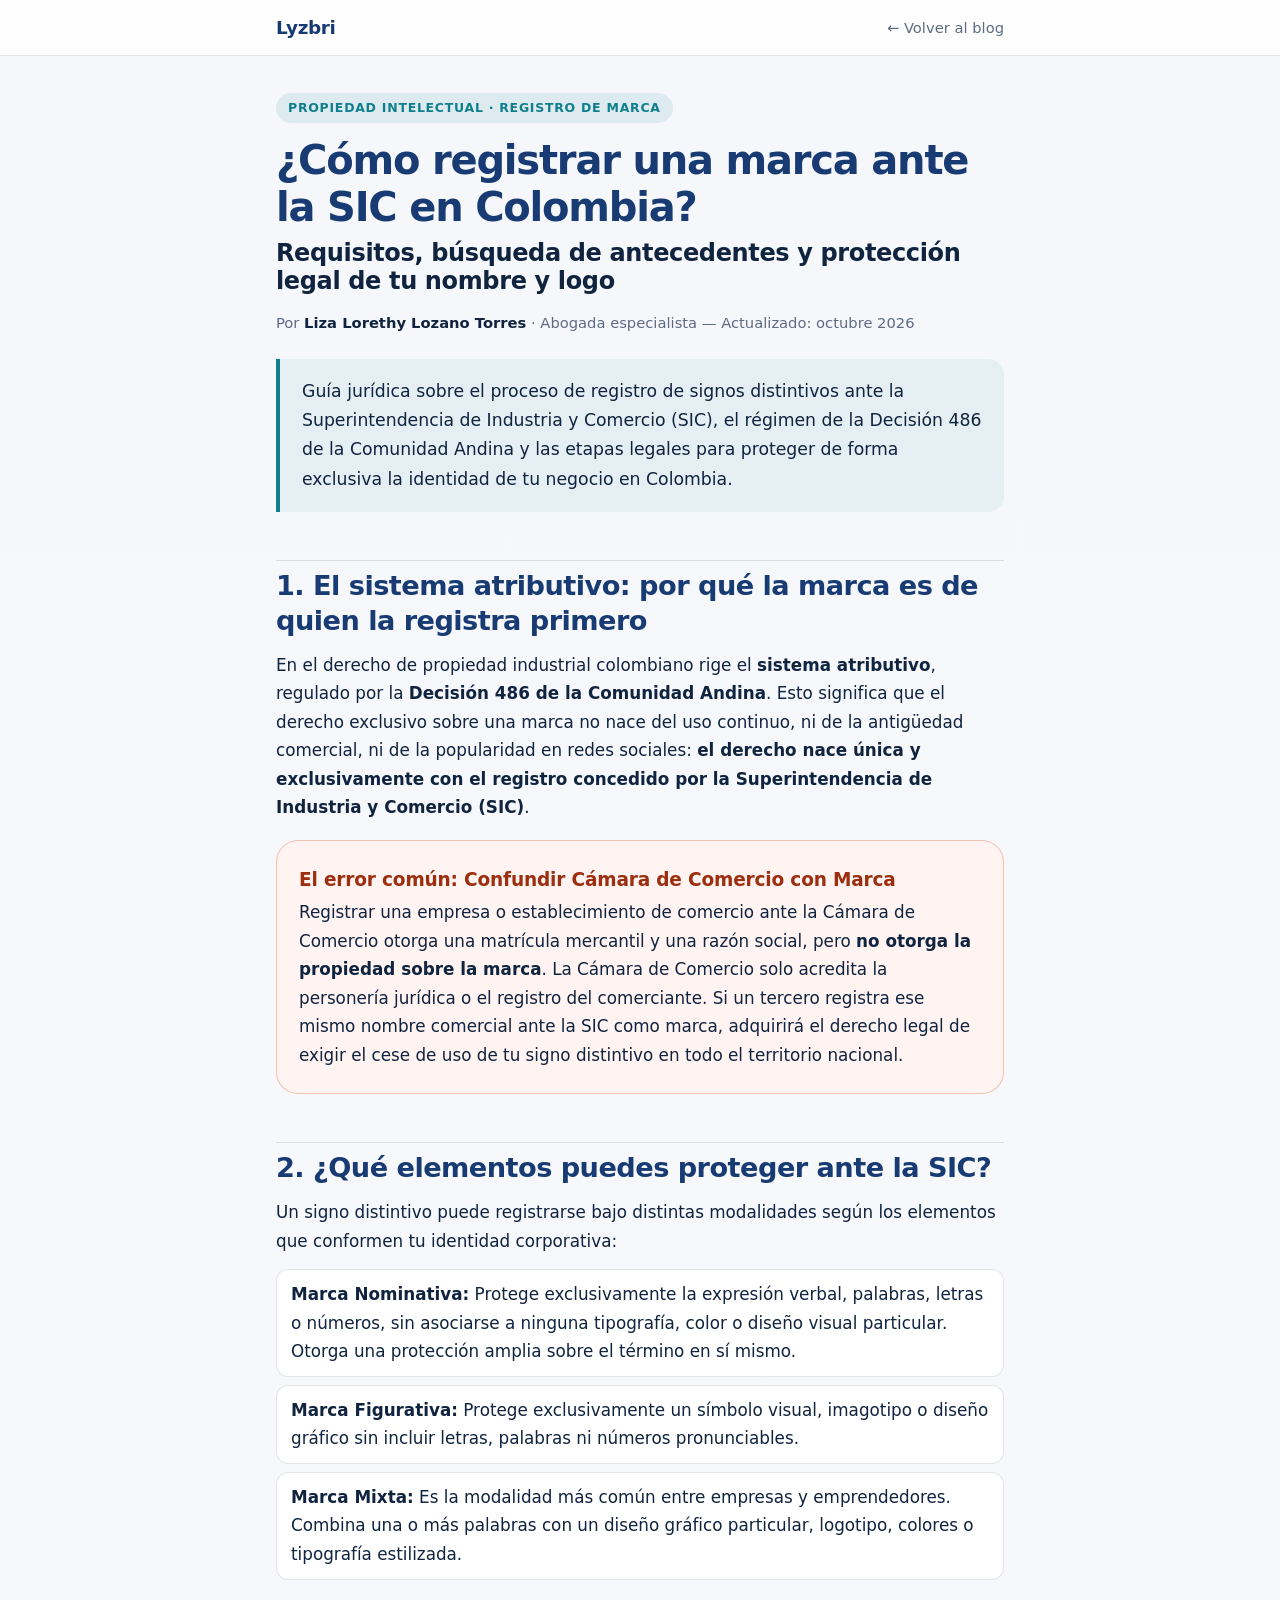
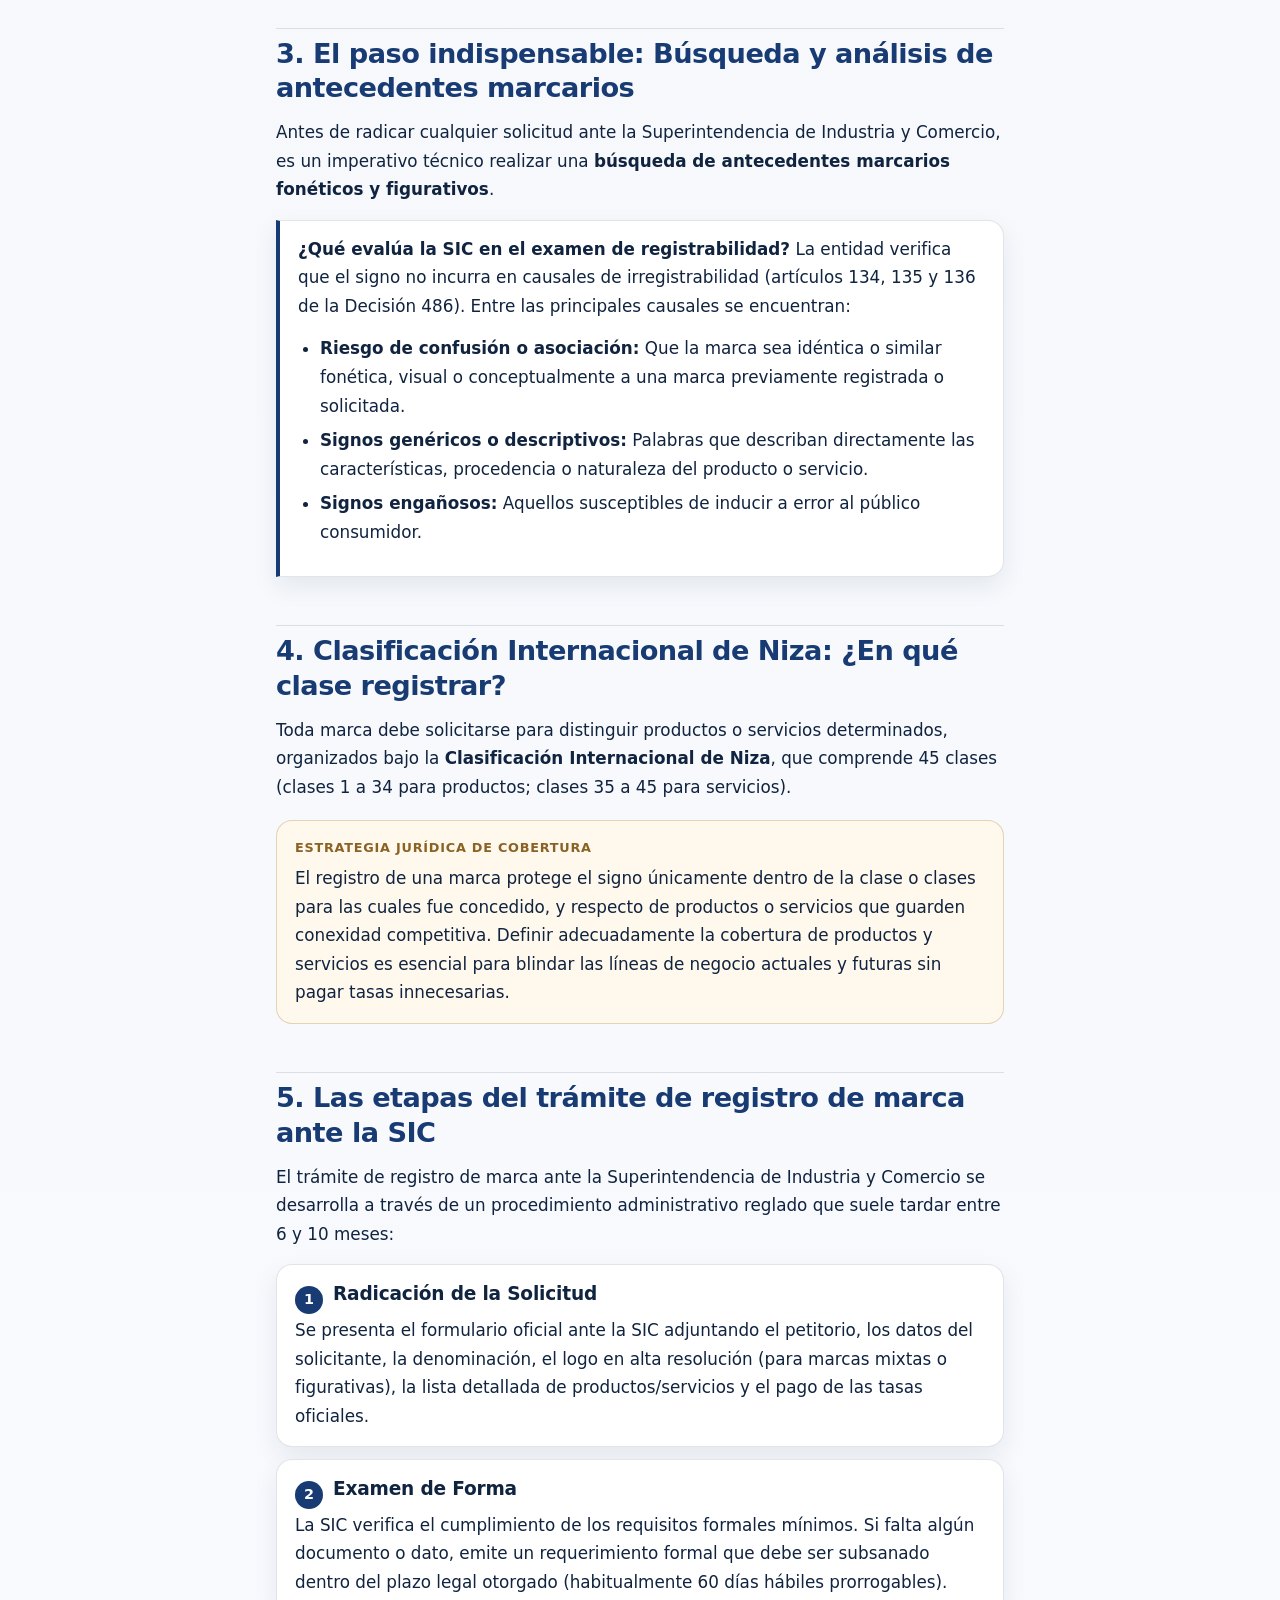
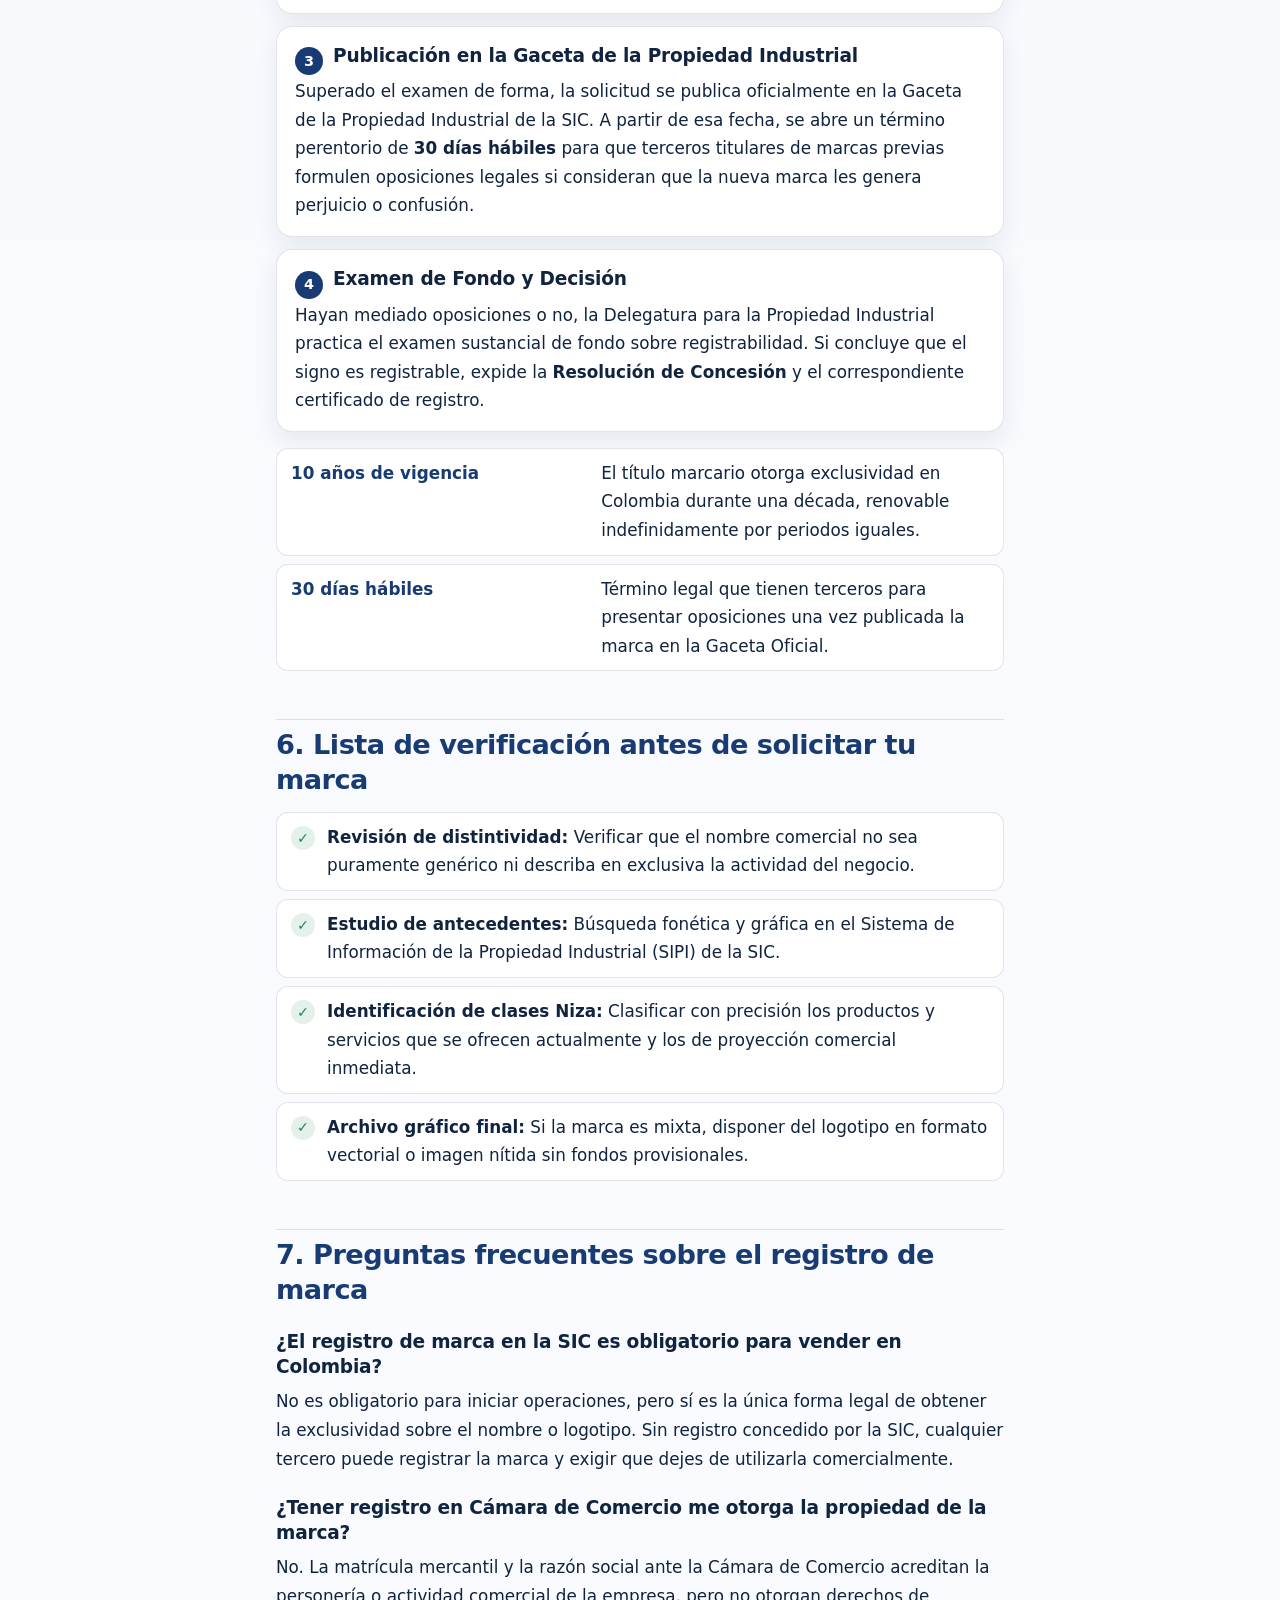
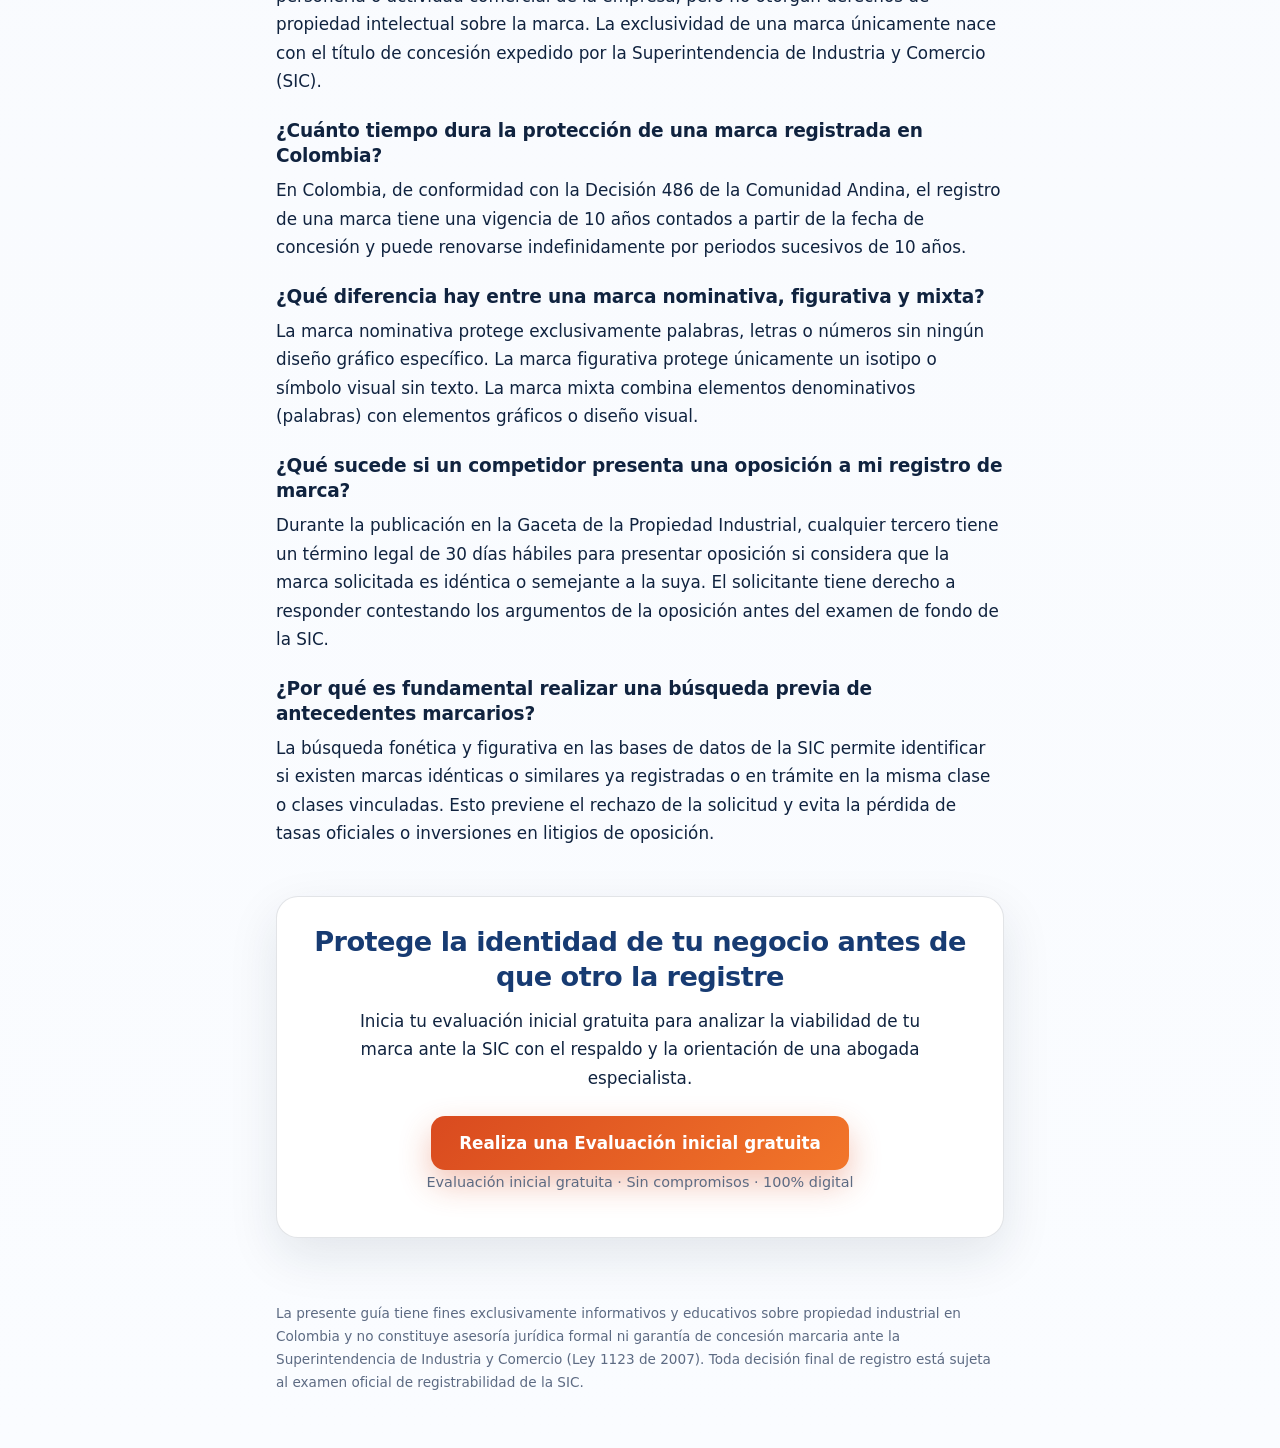
<file: despliegue-lyzbri/blog/registro-de-marca-sic.html>
<!DOCTYPE html>
<html lang="es-CO">
<head>
  <meta charset="utf-8" />
  <meta name="viewport" content="width=device-width, initial-scale=1" />
  <title>¿Cómo registrar una marca ante la SIC en Colombia? Guía 2026 | Lyzbri</title>
  <meta name="description" content="Guía jurídica sobre el registro de marca ante la Superintendencia de Industria y Comercio (SIC). Requisitos de nombre y logo, búsqueda de antecedentes y procedimiento de la Decisión 486." />
  <link rel="canonical" href="https://lyzbri.com/blog/registro-de-marca-sic.html" />
  <meta property="og:type" content="article" />
  <meta property="og:title" content="¿Cómo registrar una marca ante la SIC en Colombia? Guía jurídica y requisitos" />
  <meta property="og:description" content="Aprende cómo proteger legalmente el nombre y logo de tu negocio en Colombia. Búsqueda de antecedentes, clases de Niza y etapas ante la SIC explicadas por abogada especialista." />
  <meta property="og:url" content="https://lyzbri.com/blog/registro-de-marca-sic.html" />
  <meta property="og:locale" content="es_CO" />

  <script type="application/ld+json">
  {
    "@context": "https://schema.org",
    "@type": "Article",
    "headline": "¿Cómo registrar una marca ante la SIC en Colombia? Guía jurídica y requisitos",
    "description": "Guía jurídica sobre el registro de marca ante la Superintendencia de Industria y Comercio (SIC). Requisitos de nombre y logo, búsqueda de antecedentes y procedimiento de la Decisión 486.",
    "inLanguage": "es-CO",
    "dateModified": "2026-10",
    "author": { "@type": "Person", "name": "Liza Lorethy Lozano Torres", "jobTitle": "Abogada" },
    "publisher": { "@type": "Organization", "name": "Lyzbri", "url": "https://lyzbri.com" },
    "mainEntityOfPage": "https://lyzbri.com/blog/registro-de-marca-sic.html"
  }
  </script>
  <script type="application/ld+json">
  {
    "@context": "https://schema.org",
    "@type": "FAQPage",
    "mainEntity": [
      {
        "@type": "Question",
        "name": "¿El registro de marca en la SIC es obligatorio para vender en Colombia?",
        "acceptedAnswer": {
          "@type": "Answer",
          "text": "No es obligatorio para iniciar operaciones, pero sí es la única forma legal de obtener la exclusividad sobre el nombre o logotipo. Sin registro concedido por la SIC, cualquier tercero puede registrar la marca y exigir que dejes de utilizarla comercialmente."
        }
      },
      {
        "@type": "Question",
        "name": "¿Tener registro en Cámara de Comercio me otorga la propiedad de la marca?",
        "acceptedAnswer": {
          "@type": "Answer",
          "text": "No. La matrícula mercantil y la razón social ante la Cámara de Comercio acreditan la personería o actividad comercial de la empresa, pero no otorgan derechos de propiedad intelectual sobre la marca. La exclusividad de una marca únicamente nace con el título de concesión expedido por la Superintendencia de Industria y Comercio (SIC)."
        }
      },
      {
        "@type": "Question",
        "name": "¿Cuánto tiempo dura la protección de una marca registrada en Colombia?",
        "acceptedAnswer": {
          "@type": "Answer",
          "text": "En Colombia, de conformidad con la Decisión 486 de la Comunidad Andina, el registro de una marca tiene una vigencia de 10 años contados a partir de la fecha de concesión y puede renovarse indefinidamente por periodos sucesivos de 10 años."
        }
      },
      {
        "@type": "Question",
        "name": "¿Qué diferencia hay entre una marca nominativa, figurativa y mixta?",
        "acceptedAnswer": {
          "@type": "Answer",
          "text": "La marca nominativa protege exclusivamente palabras, letras o números sin ningún diseño gráfico específico. La marca figurativa protege únicamente un isotipo o símbolo visual sin texto. La marca mixta combina elementos denominativos (palabras) con elementos gráficos o diseño visual."
        }
      },
      {
        "@type": "Question",
        "name": "¿Qué sucede si un competidor presenta una oposición a mi registro de marca?",
        "acceptedAnswer": {
          "@type": "Answer",
          "text": "Durante la publicación en la Gaceta de la Propiedad Industrial, cualquier tercero tiene un término legal de 30 días hábiles para presentar oposición si considera que la marca solicitada es idéntica o semejante a la suya. El solicitante tiene derecho a responder contestando los argumentos de la oposición antes del examen de fondo de la SIC."
        }
      },
      {
        "@type": "Question",
        "name": "¿Por qué es fundamental realizar una búsqueda previa de antecedentes marcarios?",
        "acceptedAnswer": {
          "@type": "Answer",
          "text": "La búsqueda fonética y figurativa en las bases de datos de la SIC permite identificar si existen marcas idénticas o similares ya registradas o en trámite en la misma clase o clases vinculadas. Esto previene el rechazo de la solicitud y evita la pérdida de tasas oficiales o inversiones en litigios de oposición."
        }
      }
    ]
  }
  </script>

  <style>
    :root {
      --bg: #f5f7fb;
      --surface: #ffffff;
      --text: #10233f;
      --muted: #5d6b83;
      --line: rgba(16, 35, 63, 0.12);
      --accent: #173b72;
      --accent-2: #0f7f8c;
      --success: #1f8a5b;
      --urgent: #d94a1f;
      --urgent-2: #f2762a;
      --shadow-soft: 0 10px 24px rgba(16, 35, 63, 0.08);
      --radius-lg: 22px;
      --radius-md: 16px;
    }
    * { box-sizing: border-box; }
    html { scroll-behavior: smooth; }
    body {
      margin: 0;
      background: linear-gradient(180deg, var(--bg) 0%, #fafcff 100%);
      color: var(--text);
      font-family: Inter, ui-sans-serif, system-ui, -apple-system, BlinkMacSystemFont, "Segoe UI", sans-serif;
      font-size: 1.05rem;
      line-height: 1.7;
      -webkit-font-smoothing: antialiased;
    }
    a { color: var(--accent-2); }

    /* Barra superior */
    .topbar { border-bottom: 1px solid var(--line); background: rgba(255,255,255,0.85); backdrop-filter: blur(8px); position: sticky; top: 0; z-index: 10; }
    .topbar-in { max-width: 760px; margin: 0 auto; padding: 12px 16px; display: flex; justify-content: space-between; align-items: center; gap: 12px; }
    .brand { font-weight: 800; letter-spacing: -0.02em; color: var(--accent); text-decoration: none; font-size: 1.15rem; }
    .back { font-size: 0.92rem; color: var(--muted); text-decoration: none; }
    .back:hover { color: var(--accent); }

    /* Artículo */
    .articulo { max-width: 760px; margin: 0 auto; padding: 36px 16px 64px; }
    .etiqueta { display: inline-block; font-size: 0.78rem; font-weight: 700; letter-spacing: 0.06em; text-transform: uppercase; color: var(--accent-2); background: rgba(15,127,140,0.1); border-radius: 999px; padding: 4px 12px; margin-bottom: 14px; }
    h1 { font-size: clamp(1.75rem, 4.2vw, 2.5rem); line-height: 1.18; letter-spacing: -0.03em; margin: 0 0 14px; color: var(--accent); }
    h1 .h1-sub { display: block; font-size: 0.6em; font-weight: 600; letter-spacing: -0.015em; color: var(--text); margin-top: 8px; }
    .autoria { font-size: 0.92rem; color: var(--muted); margin: 0 0 24px; }
    .autoria strong { color: var(--text); font-weight: 600; }

    blockquote.entradilla { margin: 0 0 28px; padding: 18px 22px; background: rgba(15,127,140,0.07); border-left: 4px solid var(--accent-2); border-radius: 0 var(--radius-md) var(--radius-md) 0; font-size: 1.08rem; color: var(--text); }
    blockquote.entradilla p { margin: 0; }

    h2, h3 { scroll-margin-top: 72px; }
    h2 { font-size: clamp(1.35rem, 3vw, 1.7rem); line-height: 1.28; letter-spacing: -0.02em; margin: 48px 0 12px; color: var(--accent); padding-top: 8px; border-top: 1px solid var(--line); }
    h3 { font-size: 1.16rem; line-height: 1.35; letter-spacing: -0.01em; margin: 28px 0 8px; color: var(--text); }
    p { margin: 0 0 14px; }
    ul, ol { margin: 0 0 16px; padding-left: 22px; }
    li { margin-bottom: 6px; }
    strong { font-weight: 700; }

    /* Escenarios numerados */
    .escenarios { display: grid; gap: 12px; margin: 16px 0; }
    .escenario { background: var(--surface); border: 1px solid var(--line); border-radius: var(--radius-md); padding: 16px 18px; box-shadow: var(--shadow-soft); }
    .escenario h3 { margin: 0 0 6px; display: flex; gap: 10px; align-items: baseline; }
    .escenario h3 .num { flex: none; width: 28px; height: 28px; border-radius: 50%; background: var(--accent); color: #fff; font-size: 0.9rem; display: inline-flex; align-items: center; justify-content: center; transform: translateY(4px); }
    .escenario p:last-child { margin-bottom: 0; }

    /* Definiciones */
    .definiciones { list-style: none; padding: 0; }
    .definiciones li { background: var(--surface); border: 1px solid var(--line); border-radius: 12px; padding: 10px 14px; margin-bottom: 8px; }

    /* Recuadros */
    .nota { background: #fff8ec; border: 1px solid rgba(179,138,76,0.35); border-radius: var(--radius-md); padding: 16px 18px; margin: 18px 0; }
    .nota .nota-titulo { display: block; font-size: 0.8rem; font-weight: 800; letter-spacing: 0.06em; text-transform: uppercase; color: #8a6224; margin-bottom: 6px; }
    .nota p:last-child { margin-bottom: 0; }
    .destacado { background: var(--surface); border: 1px solid var(--line); border-left: 4px solid var(--accent); border-radius: 0 var(--radius-md) var(--radius-md) 0; padding: 14px 18px; margin: 16px 0; box-shadow: var(--shadow-soft); }
    .destacado p:last-child { margin-bottom: 0; }

    /* Comparación de términos */
    .terminos { list-style: none; padding: 0; display: grid; gap: 8px; }
    .terminos li { display: grid; grid-template-columns: minmax(0, 1fr) minmax(0, 1.3fr); gap: 12px; background: var(--surface); border: 1px solid var(--line); border-radius: 12px; padding: 10px 14px; margin: 0; }
    .terminos .plazo { font-weight: 700; color: var(--accent); }
    @media (max-width: 560px) { .terminos li { grid-template-columns: 1fr; gap: 2px; } }

    /* Advertencias */
    .alerta { background: #fff4f1; border: 1px solid rgba(217,74,31,0.3); border-radius: var(--radius-lg); padding: 8px 22px 12px; margin: 18px 0; }
    .alerta-item { padding: 12px 0; border-bottom: 1px dashed rgba(217,74,31,0.25); }
    .alerta-item:last-child { border-bottom: 0; }
    .alerta h3 { margin: 6px 0 6px; color: #9b2f10; display: flex; gap: 10px; align-items: baseline; }
    .alerta p:last-child, .alerta ul:last-child { margin-bottom: 0; }

    /* Lista de verificación */
    .checklist { list-style: none; padding: 0; margin: 14px 0 18px; display: grid; gap: 8px; }
    .checklist li { display: grid; grid-template-columns: 28px 1fr; gap: 8px; align-items: start; background: var(--surface); border: 1px solid var(--line); border-radius: 12px; padding: 10px 14px; margin: 0; }
    .checklist .ok { width: 24px; height: 24px; border-radius: 50%; background: rgba(31,138,91,0.12); color: var(--success); font-weight: 800; display: inline-flex; align-items: center; justify-content: center; font-size: 0.9rem; margin-top: 3px; }

    /* Preguntas frecuentes */
    .faq h3 { margin-top: 22px; }

    /* Cierre y CTA */
    .cierre { margin-top: 48px; background: var(--surface); border: 1px solid var(--line); border-radius: var(--radius-lg); padding: 28px 24px; box-shadow: 0 18px 50px rgba(16,35,63,0.10); text-align: center; }
    .cierre h2 { border-top: 0; margin-top: 0; padding-top: 0; }
    .cierre p { max-width: 580px; margin-left: auto; margin-right: auto; }
    .cierre .aviso { font-size: 0.9rem; color: var(--muted); }
    .btn-cta {
      display: inline-flex; align-items: center; justify-content: center; min-height: 54px; padding: 0 28px; margin-top: 10px;
      border-radius: 14px; font-weight: 800; font-size: 1.05rem; text-decoration: none; color: #fff;
      background: linear-gradient(135deg, var(--urgent) 0%, var(--urgent-2) 100%);
      box-shadow: 0 14px 32px rgba(217, 74, 31, 0.32);
      transition: transform 180ms ease, box-shadow 180ms ease;
    }
    .btn-cta:hover { transform: translateY(-2px); box-shadow: 0 18px 38px rgba(217, 74, 31, 0.38); }
    .btn-cta:focus-visible { outline: 3px solid var(--accent); outline-offset: 3px; }
    @media (max-width: 560px) { .btn-cta { width: 100%; padding: 0 14px; font-size: 1rem; white-space: nowrap; } .cierre { padding: 24px 16px; } }

    .pie { max-width: 760px; margin: 0 auto; padding: 0 16px 40px; font-size: 0.85rem; color: var(--muted); }
  </style>
</head>
<body>

  <header class="topbar">
    <div class="topbar-in">
      <a class="brand" href="https://lyzbri.com/">Lyzbri</a>
      <a class="back" href="https://lyzbri.com/#blog">← Volver al blog</a>
    </div>
  </header>

  <main>
    <article class="articulo">

      <!-- ============ 1. CABECERA ============ -->
      <header>
        <span class="etiqueta">Propiedad Intelectual · Registro de Marca</span>
        <h1>¿Cómo registrar una marca ante la SIC en Colombia?
          <span class="h1-sub">Requisitos, búsqueda de antecedentes y protección legal de tu nombre y logo</span>
        </h1>
        <p class="autoria">Por <strong>Liza Lorethy Lozano Torres</strong> · Abogada especialista — Actualizado: octubre 2026</p>
        <blockquote class="entradilla">
          <p>Guía jurídica sobre el proceso de registro de signos distintivos ante la Superintendencia de Industria y Comercio (SIC), el régimen de la Decisión 486 de la Comunidad Andina y las etapas legales para proteger de forma exclusiva la identidad de tu negocio en Colombia.</p>
        </blockquote>
      </header>

      <!-- ============ 2. PRINCIPIO FUNDAMENTAL ============ -->
      <h2>1. El sistema atributivo: por qué la marca es de quien la registra primero</h2>
      <p>En el derecho de propiedad industrial colombiano rige el <strong>sistema atributivo</strong>, regulado por la <strong>Decisión 486 de la Comunidad Andina</strong>. Esto significa que el derecho exclusivo sobre una marca no nace del uso continuo, ni de la antigüedad comercial, ni de la popularidad en redes sociales: <strong>el derecho nace única y exclusivamente con el registro concedido por la Superintendencia de Industria y Comercio (SIC)</strong>.</p>
      
      <div class="alerta">
        <div class="alerta-item">
          <h3>El error común: Confundir Cámara de Comercio con Marca</h3>
          <p>Registrar una empresa o establecimiento de comercio ante la Cámara de Comercio otorga una matrícula mercantil y una razón social, pero <strong>no otorga la propiedad sobre la marca</strong>. La Cámara de Comercio solo acredita la personería jurídica o el registro del comerciante. Si un tercero registra ese mismo nombre comercial ante la SIC como marca, adquirirá el derecho legal de exigir el cese de uso de tu signo distintivo en todo el territorio nacional.</p>
        </div>
      </div>

      <!-- ============ 3. TIPOS DE MARCAS ============ -->
      <h2>2. ¿Qué elementos puedes proteger ante la SIC?</h2>
      <p>Un signo distintivo puede registrarse bajo distintas modalidades según los elementos que conformen tu identidad corporativa:</p>

      <ul class="definiciones">
        <li>
          <strong>Marca Nominativa:</strong> Protege exclusivamente la expresión verbal, palabras, letras o números, sin asociarse a ninguna tipografía, color o diseño visual particular. Otorga una protección amplia sobre el término en sí mismo.
        </li>
        <li>
          <strong>Marca Figurativa:</strong> Protege exclusivamente un símbolo visual, imagotipo o diseño gráfico sin incluir letras, palabras ni números pronunciables.
        </li>
        <li>
          <strong>Marca Mixta:</strong> Es la modalidad más común entre empresas y emprendedores. Combina una o más palabras con un diseño gráfico particular, logotipo, colores o tipografía estilizada.
        </li>
      </ul>

      <!-- ============ 4. BÚSQUEDA DE ANTECEDENTES ============ -->
      <h2>3. El paso indispensable: Búsqueda y análisis de antecedentes marcarios</h2>
      <p>Antes de radicar cualquier solicitud ante la Superintendencia de Industria y Comercio, es un imperativo técnico realizar una <strong>búsqueda de antecedentes marcarios fonéticos y figurativos</strong>.</p>

      <div class="destacado">
        <p><strong>¿Qué evalúa la SIC en el examen de registrabilidad?</strong> La entidad verifica que el signo no incurra en causales de irregistrabilidad (artículos 134, 135 y 136 de la Decisión 486). Entre las principales causales se encuentran:</p>
        <ul>
          <li><strong>Riesgo de confusión o asociación:</strong> Que la marca sea idéntica o similar fonética, visual o conceptualmente a una marca previamente registrada o solicitada.</li>
          <li><strong>Signos genéricos o descriptivos:</strong> Palabras que describan directamente las características, procedencia o naturaleza del producto o servicio.</li>
          <li><strong>Signos engañosos:</strong> Aquellos susceptibles de inducir a error al público consumidor.</li>
        </ul>
      </div>

      <!-- ============ 5. CLASIFICACIÓN DE NIZA ============ -->
      <h2>4. Clasificación Internacional de Niza: ¿En qué clase registrar?</h2>
      <p>Toda marca debe solicitarse para distinguir productos o servicios determinados, organizados bajo la <strong>Clasificación Internacional de Niza</strong>, que comprende 45 clases (clases 1 a 34 para productos; clases 35 a 45 para servicios).</p>
      
      <div class="nota">
        <span class="nota-titulo">Estrategia jurídica de cobertura</span>
        <p>El registro de una marca protege el signo únicamente dentro de la clase o clases para las cuales fue concedido, y respecto de productos o servicios que guarden conexidad competitiva. Definir adecuadamente la cobertura de productos y servicios es esencial para blindar las líneas de negocio actuales y futuras sin pagar tasas innecesarias.</p>
      </div>

      <!-- ============ 6. ETAPAS DEL PROCESO ============ -->
      <h2>5. Las etapas del trámite de registro de marca ante la SIC</h2>
      <p>El trámite de registro de marca ante la Superintendencia de Industria y Comercio se desarrolla a través de un procedimiento administrativo reglado que suele tardar entre 6 y 10 meses:</p>

      <div class="escenarios">
        <div class="escenario">
          <h3><span class="num">1</span> Radicación de la Solicitud</h3>
          <p>Se presenta el formulario oficial ante la SIC adjuntando el petitorio, los datos del solicitante, la denominación, el logo en alta resolución (para marcas mixtas o figurativas), la lista detallada de productos/servicios y el pago de las tasas oficiales.</p>
        </div>
        <div class="escenario">
          <h3><span class="num">2</span> Examen de Forma</h3>
          <p>La SIC verifica el cumplimiento de los requisitos formales mínimos. Si falta algún documento o dato, emite un requerimiento formal que debe ser subsanado dentro del plazo legal otorgado (habitualmente 60 días hábiles prorrogables).</p>
        </div>
        <div class="escenario">
          <h3><span class="num">3</span> Publicación en la Gaceta de la Propiedad Industrial</h3>
          <p>Superado el examen de forma, la solicitud se publica oficialmente en la Gaceta de la Propiedad Industrial de la SIC. A partir de esa fecha, se abre un término perentorio de <strong>30 días hábiles</strong> para que terceros titulares de marcas previas formulen oposiciones legales si consideran que la nueva marca les genera perjuicio o confusión.</p>
        </div>
        <div class="escenario">
          <h3><span class="num">4</span> Examen de Fondo y Decisión</h3>
          <p>Hayan mediado oposiciones o no, la Delegatura para la Propiedad Industrial practica el examen sustancial de fondo sobre registrabilidad. Si concluye que el signo es registrable, expide la <strong>Resolución de Concesión</strong> y el correspondiente certificado de registro.</p>
        </div>
      </div>

      <ul class="terminos">
        <li>
          <span class="plazo">10 años de vigencia</span>
          <span>El título marcario otorga exclusividad en Colombia durante una década, renovable indefinidamente por periodos iguales.</span>
        </li>
        <li>
          <span class="plazo">30 días hábiles</span>
          <span>Término legal que tienen terceros para presentar oposiciones una vez publicada la marca en la Gaceta Oficial.</span>
        </li>
      </ul>

      <!-- ============ 7. CHECKLIST ============ -->
      <h2>6. Lista de verificación antes de solicitar tu marca</h2>
      <ul class="checklist">
        <li>
          <span class="ok">✓</span>
          <div><strong>Revisión de distintividad:</strong> Verificar que el nombre comercial no sea puramente genérico ni describa en exclusiva la actividad del negocio.</div>
        </li>
        <li>
          <span class="ok">✓</span>
          <div><strong>Estudio de antecedentes:</strong> Búsqueda fonética y gráfica en el Sistema de Información de la Propiedad Industrial (SIPI) de la SIC.</div>
        </li>
        <li>
          <span class="ok">✓</span>
          <div><strong>Identificación de clases Niza:</strong> Clasificar con precisión los productos y servicios que se ofrecen actualmente y los de proyección comercial inmediata.</div>
        </li>
        <li>
          <span class="ok">✓</span>
          <div><strong>Archivo gráfico final:</strong> Si la marca es mixta, disponer del logotipo en formato vectorial o imagen nítida sin fondos provisionales.</div>
        </li>
      </ul>

      <!-- ============ 8. PREGUNTAS FRECUENTES ============ -->
      <section class="faq">
        <h2>7. Preguntas frecuentes sobre el registro de marca</h2>

        <h3>¿El registro de marca en la SIC es obligatorio para vender en Colombia?</h3>
        <p>No es obligatorio para iniciar operaciones, pero sí es la única forma legal de obtener la exclusividad sobre el nombre o logotipo. Sin registro concedido por la SIC, cualquier tercero puede registrar la marca y exigir que dejes de utilizarla comercialmente.</p>

        <h3>¿Tener registro en Cámara de Comercio me otorga la propiedad de la marca?</h3>
        <p>No. La matrícula mercantil y la razón social ante la Cámara de Comercio acreditan la personería o actividad comercial de la empresa, pero no otorgan derechos de propiedad intelectual sobre la marca. La exclusividad de una marca únicamente nace con el título de concesión expedido por la Superintendencia de Industria y Comercio (SIC).</p>

        <h3>¿Cuánto tiempo dura la protección de una marca registrada en Colombia?</h3>
        <p>En Colombia, de conformidad con la Decisión 486 de la Comunidad Andina, el registro de una marca tiene una vigencia de 10 años contados a partir de la fecha de concesión y puede renovarse indefinidamente por periodos sucesivos de 10 años.</p>

        <h3>¿Qué diferencia hay entre una marca nominativa, figurativa y mixta?</h3>
        <p>La marca nominativa protege exclusivamente palabras, letras o números sin ningún diseño gráfico específico. La marca figurativa protege únicamente un isotipo o símbolo visual sin texto. La marca mixta combina elementos denominativos (palabras) con elementos gráficos o diseño visual.</p>

        <h3>¿Qué sucede si un competidor presenta una oposición a mi registro de marca?</h3>
        <p>Durante la publicación en la Gaceta de la Propiedad Industrial, cualquier tercero tiene un término legal de 30 días hábiles para presentar oposición si considera que la marca solicitada es idéntica o semejante a la suya. El solicitante tiene derecho a responder contestando los argumentos de la oposición antes del examen de fondo de la SIC.</p>

        <h3>¿Por qué es fundamental realizar una búsqueda previa de antecedentes marcarios?</h3>
        <p>La búsqueda fonética y figurativa en las bases de datos de la SIC permite identificar si existen marcas idénticas o similares ya registradas o en trámite en la misma clase o clases vinculadas. Esto previene el rechazo de la solicitud y evita la pérdida de tasas oficiales o inversiones en litigios de oposición.</p>
      </section>

      <!-- ============ 9. CIERRE Y CTA ============ -->
      <div class="cierre">
        <h2>Protege la identidad de tu negocio antes de que otro la registre</h2>
        <p>Inicia tu evaluación inicial gratuita para analizar la viabilidad de tu marca ante la SIC con el respaldo y la orientación de una abogada especialista.</p>
        <a class="btn-cta" href="https://lyzbri.com/?servicio=marca#contacto">Realiza una Evaluación inicial gratuita</a>
        <p class="aviso">Evaluación inicial gratuita · Sin compromisos · 100% digital</p>
      </div>

    </article>
  </main>

  <footer class="pie">
    <p>La presente guía tiene fines exclusivamente informativos y educativos sobre propiedad industrial en Colombia y no constituye asesoría jurídica formal ni garantía de concesión marcaria ante la Superintendencia de Industria y Comercio (Ley 1123 de 2007). Toda decisión final de registro está sujeta al examen oficial de registrabilidad de la SIC.</p>
  </footer>

</body>
</html>
</file>
<file: despliegue-lyzbri/agente-bry.css>
/* ==========================================================================
   AGENTE INTELIGENTE "BRY" — LYZBRI LEGAL
   Estilos de interfaz conversacional (Protocolo 3, Nivel U3)
   Aprobado según diseño de referencia: interfaz.jpeg + Kit de Marca v2
   ========================================================================== */

:root {
  --bry-primary: #102A4C;        /* Azul Lyzbri institucional */
  --bry-turquoise: #18B8B1;      /* Turquesa secundario / iconos / acentos */
  --bry-pink: #E96AAE;           /* Rosa colibrí acento */
  --bry-bubble-agent: #F7A84B;   /* Naranja cálido aprobado para Bry */
  --bry-bubble-user: #BBD4F0;    /* Azul claro aprobado para Usuario */
  --bry-text-main: #18273B;      /* Texto oscuro de alta legibilidad */
  --bry-text-muted: #5A6D82;     /* Texto secundario / metadatos */
  --bry-bg-app: #FFFFFF;         /* Fondo blanco */
  --bry-bg-input: #EFF3F6;       /* Barra inferior redondeada */
  --bry-border: #E2E8F0;         /* Bordes suaves */
  --bry-font-family: -apple-system, BlinkMacSystemFont, "Segoe UI", Roboto, "Helvetica Neue", Arial, sans-serif;
  --bry-shadow-soft: 0 4px 20px rgba(16, 42, 76, 0.08);
  --bry-shadow-card: 0 8px 30px rgba(16, 42, 76, 0.12);
}

/* Reset y caja base con alcance cerrado para no afectar el resto del sitio */
.bry-container,
.bry-container * {
  box-sizing: border-box;
  margin: 0;
  padding: 0;
  font-family: var(--bry-font-family);
  -webkit-font-smoothing: antialiased;
}

/* Contenedor principal de la experiencia Bry */
.bry-container {
  width: 100%;
  max-width: 490px;
  margin: 0 auto;
  background: var(--bry-bg-app);
  display: flex;
  flex-direction: column;
  height: 590px; /* Altura ergonómica para que el visor no crezca indefinidamente */
  max-height: 85vh;
  position: relative;
  overflow: hidden;
  border-radius: 28px;
  box-shadow: var(--bry-shadow-card);
  border: 1px solid var(--bry-border);
}

/* Encabezado con marca Lyzbri */
.bry-header {
  padding: 18px 20px 14px;
  background: #FFFFFF;
  text-align: center;
  border-bottom: 1px solid rgba(226, 232, 240, 0.6);
  position: relative;
  z-index: 10;
}

.bry-brand-wrapper {
  display: flex;
  flex-direction: column;
  align-items: center;
  justify-content: center;
}

.bry-header-logo {
  height: 52px;
  width: auto;
  max-width: 170px;
  object-fit: contain;
  margin-bottom: 4px;
}

.bry-brand-title {
  font-size: 21px;
  font-weight: 700;
  color: var(--bry-primary);
  letter-spacing: -0.4px;
  display: flex;
  align-items: center;
  gap: 6px;
}

.bry-brand-subtitle {
  font-size: 11.5px;
  font-weight: 500;
  color: var(--bry-text-muted);
  letter-spacing: 0.3px;
  margin-top: 1px;
}

.bry-agent-badge {
  display: inline-flex;
  align-items: center;
  gap: 6px;
  margin-top: 6px;
  padding: 3px 10px;
  background: #F0F8F8;
  border: 1px solid rgba(24, 184, 177, 0.25);
  border-radius: 999px;
  font-size: 11px;
  font-weight: 600;
  color: var(--bry-primary);
}

.bry-status-dot {
  width: 7px;
  height: 7px;
  border-radius: 50%;
  background: #10B981;
  display: inline-block;
  box-shadow: 0 0 0 2px rgba(16, 185, 129, 0.2);
}

/* Área de conversación con scroll */
.bry-chat-messages {
  flex: 1;
  overflow-y: auto;
  overflow-x: hidden;
  padding: 20px 16px;
  display: flex;
  flex-direction: column;
  gap: 16px;
  scroll-behavior: smooth;
  background: #FFFFFF;
}

/* Escenario de paso a paso con reemplazo de turno (Flujo Anti-Gravity) */
.bry-stage-container {
  width: 100%;
  display: flex;
  flex-direction: column;
  gap: 12px;
  animation: bryStageEnter 0.28s cubic-bezier(0.16, 1, 0.3, 1) forwards;
  transition: opacity 0.18s ease-out, transform 0.18s ease-out;
}

.bry-stage-container.bry-stage-exit {
  opacity: 0;
  transform: translateY(-12px);
  pointer-events: none;
}

@keyframes bryStageEnter {
  0% {
    opacity: 0;
    transform: translateY(14px);
  }
  100% {
    opacity: 1;
    transform: translateY(0);
  }
}

.bry-stage-topbar {
  display: flex;
  align-items: center;
  justify-content: space-between;
  margin-bottom: 2px;
  padding-bottom: 6px;
  border-bottom: 1px dashed rgba(226, 232, 240, 0.8);
}

.bry-btn-back-step {
  background: none;
  border: none;
  color: var(--bry-text-muted);
  font-size: 12px;
  font-weight: 600;
  cursor: pointer;
  display: inline-flex;
  align-items: center;
  gap: 4px;
  padding: 4px 8px;
  border-radius: 6px;
  transition: all 0.2s;
}

.bry-btn-back-step:hover {
  background: #F0F4F8;
  color: var(--bry-primary);
}

.bry-prev-badge {
  font-size: 11.5px;
  font-weight: 600;
  color: var(--bry-turquoise);
  background: #F0F8F8;
  padding: 2px 8px;
  border-radius: 12px;
  border: 1px solid rgba(24, 184, 177, 0.2);
  max-width: 220px;
  white-space: nowrap;
  overflow: hidden;
  text-overflow: ellipsis;
}

.bry-bold-name {
  font-weight: 800;
  color: #102A4C;
  letter-spacing: 0.3px;
  display: inline;
}

/* Fila de mensaje */
.bry-message-row {
  display: flex;
  align-items: flex-end;
  gap: 10px;
  width: 100%;
  animation: bryFadeSlideUp 0.25s ease-out forwards;
}

.bry-message-row.bry-agent {
  justify-content: flex-start;
}

.bry-message-row.bry-user {
  justify-content: flex-end;
}

/* Avatares */
.bry-avatar {
  width: 34px;
  height: 34px;
  border-radius: 50%;
  flex-shrink: 0;
  display: flex;
  align-items: center;
  justify-content: center;
  overflow: hidden;
  box-shadow: 0 2px 8px rgba(16, 42, 76, 0.1);
  background: #FFFFFF;
  border: 1.5px solid #FFFFFF;
}

.bry-avatar img {
  width: 100%;
  height: 100%;
  object-fit: cover;
}

.bry-avatar.bry-user-avatar {
  background: #E8F2FD;
  border: 1.5px solid #BBD4F0;
  color: var(--bry-primary);
}

/* Burbujas de chat */
.bry-bubble {
  max-width: 82%;
  padding: 14px 17px;
  font-size: 15px;
  line-height: 1.45;
  color: var(--bry-text-main);
  position: relative;
  word-break: break-word;
}

/* Burbuja del Agente (Naranja Cálido) */
.bry-message-row.bry-agent .bry-bubble {
  background-color: var(--bry-bubble-agent);
  color: var(--bry-text-main);
  border-radius: 18px 18px 18px 4px;
  box-shadow: 0 2px 10px rgba(247, 168, 75, 0.22);
}

/* Burbuja del Usuario (Azul Claro) */
.bry-message-row.bry-user .bry-bubble {
  background-color: var(--bry-bubble-user);
  color: var(--bry-text-main);
  border-radius: 18px 18px 4px 18px;
  box-shadow: 0 2px 10px rgba(187, 212, 240, 0.25);
}

/* Opciones interactivas rápidas (Chips / Quick Replies) */
.bry-quick-replies {
  display: flex;
  flex-direction: column;
  gap: 8px;
  margin-top: 8px;
  padding-left: 0;
  width: 100%;
  animation: bryFadeSlideUp 0.3s ease-out;
  transition: opacity 0.25s ease, max-height 0.25s ease, margin 0.25s ease, padding 0.25s ease;
}

/* Compactación automática para evitar "muros de botones" (Experiencia Anti-Gravity) */
.bry-quick-replies.bry-replies-hidden {
  opacity: 0;
  max-height: 0;
  margin: 0;
  padding-top: 0;
  padding-bottom: 0;
  overflow: hidden;
  pointer-events: none;
}

.bry-chip-btn {
  background: #FFFFFF;
  border: 1.5px solid rgba(24, 184, 177, 0.4);
  color: var(--bry-primary);
  border-radius: 14px;
  padding: 10px 14px;
  font-size: 14px;
  font-weight: 500;
  line-height: 1.35;
  cursor: pointer;
  transition: all 0.2s cubic-bezier(0.16, 1, 0.3, 1);
  text-align: left;
  min-height: 42px;
  display: flex;
  align-items: center;
  width: 100%;
  box-shadow: 0 2px 6px rgba(16, 42, 76, 0.04);
}

.bry-chip-btn:hover {
  background: #18B8B1;
  color: #FFFFFF;
  border-color: #18B8B1;
  transform: translateY(-1px);
  box-shadow: 0 4px 12px rgba(24, 184, 177, 0.25);
}

.bry-chip-btn:focus-visible {
  outline: 2px solid var(--bry-turquoise);
  outline-offset: 2px;
}

.bry-chip-btn:disabled {
  opacity: 0.6;
  cursor: not-allowed;
  pointer-events: none;
}

/* Botón flotante / destacado de Apertura Limpia: "Empezar orientación" */
.bry-start-action-container {
  display: flex;
  justify-content: flex-start;
  padding-left: 44px;
  margin-top: 8px;
  animation: bryFadeSlideUp 0.35s ease-out;
  transition: opacity 0.25s ease, max-height 0.25s ease;
}

.bry-start-action-container.bry-start-hidden {
  opacity: 0;
  max-height: 0;
  margin: 0;
  overflow: hidden;
  pointer-events: none;
}

.bry-btn-start {
  background: linear-gradient(135deg, #102A4C 0%, #173B6B 100%);
  color: #FFFFFF;
  border: 1.5px solid rgba(24, 184, 177, 0.5);
  border-radius: 999px;
  padding: 12px 22px;
  font-size: 15px;
  font-weight: 700;
  cursor: pointer;
  display: inline-flex;
  align-items: center;
  gap: 10px;
  box-shadow: 0 4px 16px rgba(16, 42, 76, 0.16), 0 0 0 3px rgba(24, 184, 177, 0.12);
  transition: all 0.25s cubic-bezier(0.16, 1, 0.3, 1);
  min-height: 48px;
}

.bry-btn-start:hover {
  background: #18B8B1;
  color: #FFFFFF;
  border-color: #18B8B1;
  transform: translateY(-2px);
  box-shadow: 0 6px 20px rgba(24, 184, 177, 0.35);
}

.bry-btn-start svg {
  width: 18px;
  height: 18px;
  stroke: currentColor;
  stroke-width: 2.2;
  fill: none;
  transition: transform 0.2s;
}

.bry-btn-start:hover svg {
  transform: translateX(3px);
}

/* Indicador de escritura "Bry está escribiendo..." */
.bry-typing-indicator {
  display: inline-flex;
  align-items: center;
  gap: 5px;
  padding: 12px 16px;
  background: #FBEBD9;
  border-radius: 18px 18px 18px 4px;
  width: fit-content;
}

.bry-typing-dot {
  width: 7px;
  height: 7px;
  background-color: #E2872A;
  border-radius: 50%;
  animation: bryBouncingDot 1.4s infinite ease-in-out both;
}

.bry-typing-dot:nth-child(1) { animation-delay: -0.32s; }
.bry-typing-dot:nth-child(2) { animation-delay: -0.16s; }

/* Tarjetas especiales dentro del chat (Resultado / Alerta / Contacto) */
.bry-card {
  background: #FFFFFF;
  border: 1.5px solid var(--bry-border);
  border-radius: 18px;
  padding: 18px;
  margin-top: 8px;
  margin-bottom: 4px;
  box-shadow: var(--bry-shadow-soft);
  max-width: 95%;
}

.bry-card-result {
  border-color: var(--bry-turquoise);
  background: linear-gradient(180deg, #FAFEFE 0%, #FFFFFF 100%);
}

.bry-badge-legal {
  display: inline-block;
  background: #18B8B1;
  color: #FFFFFF;
  font-size: 11px;
  font-weight: 700;
  text-transform: uppercase;
  letter-spacing: 0.5px;
  padding: 3px 8px;
  border-radius: 6px;
  margin-bottom: 8px;
}

.bry-card-title {
  font-size: 16.5px;
  font-weight: 700;
  color: var(--bry-primary);
  margin-bottom: 8px;
  line-height: 1.35;
}

.bry-card-desc {
  font-size: 14px;
  line-height: 1.5;
  color: var(--bry-text-main);
  margin-bottom: 14px;
}

.bry-price-box {
  background: #F0F8F8;
  border-left: 4px solid var(--bry-turquoise);
  padding: 10px 14px;
  border-radius: 4px 10px 10px 4px;
  margin-bottom: 14px;
}

.bry-price-label {
  font-size: 11.5px;
  color: var(--bry-text-muted);
  font-weight: 500;
}

.bry-price-value {
  font-size: 20px;
  font-weight: 800;
  color: var(--bry-primary);
}

/* Alerta por Temeridad */
.bry-alert-temerity {
  background: #FFF8E6;
  border: 1.5px solid #F59E0B;
  border-radius: 12px;
  padding: 12px 14px;
  font-size: 13.5px;
  line-height: 1.45;
  color: #854D0E;
  margin-bottom: 12px;
  display: flex;
  gap: 10px;
  align-items: flex-start;
}

.bry-alert-icon {
  font-size: 16px;
  flex-shrink: 0;
}

/* Formulario embebido de contacto */
.bry-contact-form {
  display: flex;
  flex-direction: column;
  gap: 12px;
  margin-top: 10px;
}

.bry-input-group {
  display: flex;
  flex-direction: column;
  gap: 4px;
}

.bry-input-label {
  font-size: 12.5px;
  font-weight: 600;
  color: var(--bry-primary);
}

.bry-input-control {
  width: 100%;
  height: 44px;
  border: 1.5px solid var(--bry-border);
  border-radius: 10px;
  padding: 0 12px;
  font-size: 15px; /* Evita zoom automático en Safari iOS */
  color: var(--bry-text-main);
  background: #FFFFFF;
  transition: border-color 0.2s;
}

.bry-input-control:focus {
  outline: none;
  border-color: var(--bry-turquoise);
  box-shadow: 0 0 0 3px rgba(24, 184, 177, 0.15);
}

.bry-consent-label {
  display: flex;
  align-items: flex-start;
  gap: 8px;
  font-size: 12px;
  color: var(--bry-text-muted);
  line-height: 1.4;
  cursor: pointer;
  margin-top: 4px;
}

.bry-consent-checkbox {
  margin-top: 2px;
  width: 16px;
  height: 16px;
  accent-color: var(--bry-turquoise);
  cursor: pointer;
}

.bry-btn-primary {
  width: 100%;
  min-height: 48px;
  background: var(--bry-primary);
  color: #FFFFFF;
  border: none;
  border-radius: 12px;
  font-size: 15px;
  font-weight: 700;
  cursor: pointer;
  display: flex;
  align-items: center;
  justify-content: center;
  gap: 8px;
  transition: background 0.2s, transform 0.1s;
  box-shadow: 0 4px 14px rgba(16, 42, 76, 0.2);
  margin-top: 6px;
}

.bry-btn-primary:hover {
  background: #173B6B;
}

.bry-btn-primary:active {
  transform: scale(0.99);
}

/* Botón secundario para fallbacks */
.bry-btn-secondary {
  width: 100%;
  min-height: 44px;
  background: #FFFFFF;
  color: var(--bry-primary);
  border: 1.5px solid var(--bry-border);
  border-radius: 12px;
  font-size: 14px;
  font-weight: 600;
  cursor: pointer;
  margin-top: 6px;
  transition: all 0.2s;
}

.bry-btn-secondary:hover {
  background: #F6F8FA;
  border-color: var(--bry-primary);
}

/* Barra inferior de entrada (Idéntica al mockup interfaz.jpeg) */
.bry-chat-input-bar {
  padding: 12px 16px 16px;
  background: #FFFFFF;
  border-top: 1px solid rgba(226, 232, 240, 0.7);
  display: flex;
  align-items: center;
  gap: 8px;
  position: relative;
  z-index: 10;
}

.bry-pill-input-wrapper {
  flex: 1;
  display: flex;
  align-items: center;
  background: var(--bry-bg-input);
  border-radius: 999px;
  padding: 4px 10px 4px 18px;
  border: 1.5px solid transparent;
  transition: border-color 0.2s, background 0.2s;
}

.bry-pill-input-wrapper:focus-within {
  border-color: var(--bry-turquoise);
  background: #FFFFFF;
  box-shadow: 0 0 0 3px rgba(24, 184, 177, 0.12);
}

.bry-input-text {
  flex: 1;
  border: none;
  background: transparent;
  font-size: 15px;
  color: var(--bry-text-main);
  outline: none;
  padding: 8px 4px 8px 0;
}

.bry-input-text::placeholder {
  color: #8C9CAE;
}

/* Iconos de la barra inferior */
.bry-icon-btn {
  background: none;
  border: none;
  width: 38px;
  height: 38px;
  border-radius: 50%;
  display: inline-flex;
  align-items: center;
  justify-content: center;
  cursor: pointer;
  color: var(--bry-turquoise);
  transition: all 0.2s;
  flex-shrink: 0;
  padding: 0;
}

.bry-icon-btn svg {
  width: 22px;
  height: 22px;
  stroke: currentColor;
  stroke-width: 2.2;
  stroke-linecap: round;
  stroke-linejoin: round;
  fill: none;
}

.bry-icon-btn:hover:not(:disabled) {
  background: rgba(24, 184, 177, 0.12);
  transform: scale(1.05);
}

.bry-icon-btn.bry-icon-disabled {
  opacity: 0.45;
  cursor: not-allowed;
  position: relative;
}

.bry-icon-btn.bry-icon-send {
  color: var(--bry-turquoise);
}

.bry-icon-btn.bry-icon-send:hover {
  background: rgba(24, 184, 177, 0.15);
}

/* Tooltip accesible para iconos desactivados (Voz y Adjuntos en v1) */
.bry-tooltip {
  position: absolute;
  bottom: 56px;
  background: var(--bry-primary);
  color: #FFFFFF;
  font-size: 11.5px;
  padding: 5px 10px;
  border-radius: 6px;
  white-space: nowrap;
  pointer-events: none;
  opacity: 0;
  transform: translateY(4px);
  transition: opacity 0.2s, transform 0.2s;
  box-shadow: 0 4px 12px rgba(16, 42, 76, 0.2);
}

.bry-tooltip.bry-tooltip-visible {
  opacity: 1;
  transform: translateY(0);
}

/* Animaciones */
@keyframes bryFadeSlideUp {
  from {
    opacity: 0;
    transform: translateY(8px);
  }
  to {
    opacity: 1;
    transform: translateY(0);
  }
}

@keyframes bryBouncingDot {
  0%, 80%, 100% {
    transform: scale(0.6);
    opacity: 0.5;
  }
  40% {
    transform: scale(1);
    opacity: 1;
  }
}

/* Adaptabilidad Mobile-First y Responsiva */
@media (max-width: 480px) {
  .bry-container {
    border-radius: 0;
    border: none;
    box-shadow: none;
    min-height: 100vh;
    height: 100vh;
  }
  
  .bry-header {
    padding: 12px 14px 10px;
  }

  .bry-header-logo {
    height: 44px;
  }

  .bry-chat-messages {
    padding: 14px 12px;
  }

  .bry-bubble {
    max-width: 88%;
    font-size: 14.5px;
    padding: 12px 15px;
  }

  .bry-quick-replies {
    padding-left: 0;
  }

  .bry-chip-btn {
    font-size: 13.5px;
    padding: 8px 13px;
  }
}
</file>
